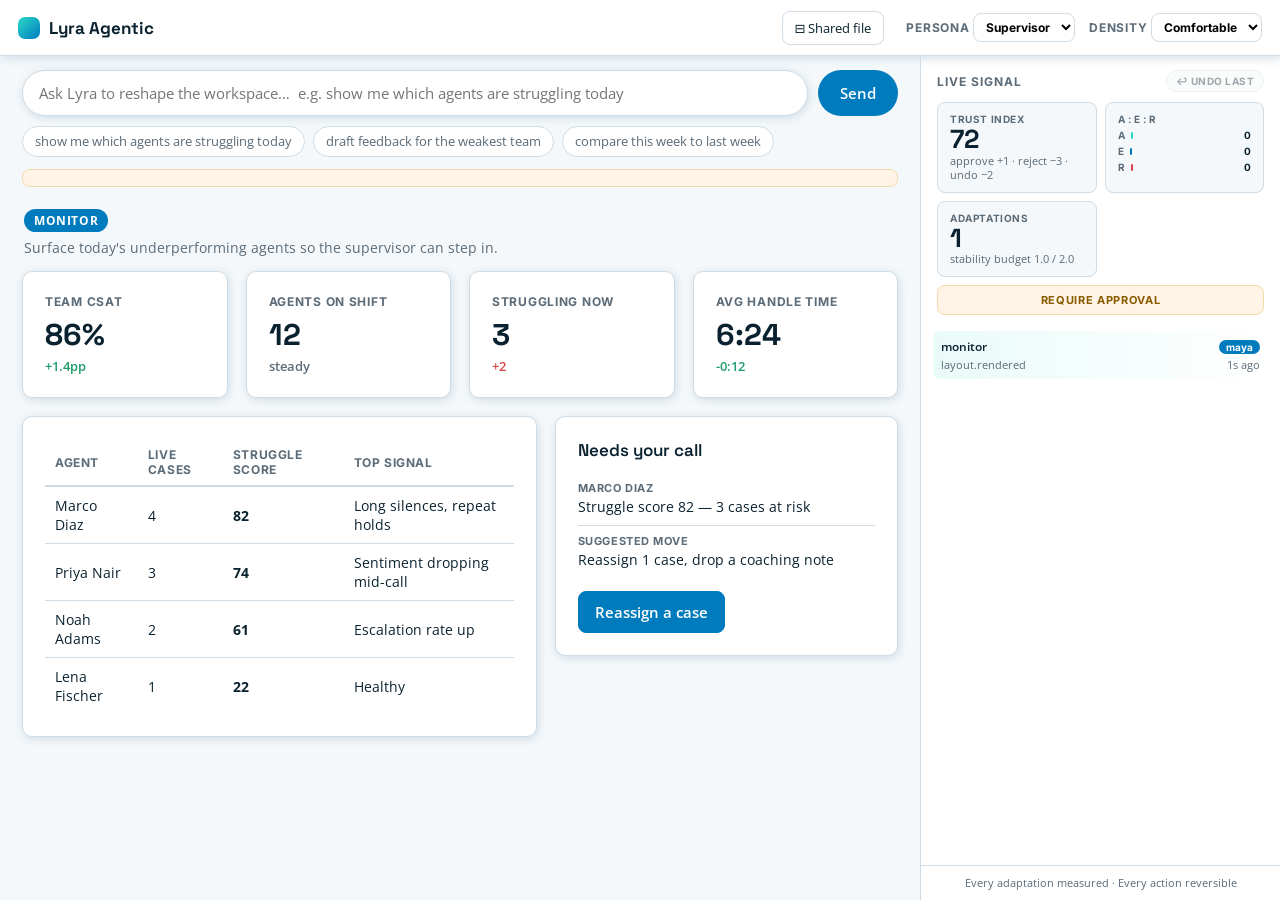
<file: lyra-demo/index.html>
<!DOCTYPE html>
<html lang="en">
<head>
  <meta charset="utf-8" />
  <meta name="viewport" content="width=device-width, initial-scale=1" />
  <title>Lyra Agentic — Adaptive Workspace</title>
  <link rel="preconnect" href="https://fonts.googleapis.com" />
  <link rel="preconnect" href="https://fonts.gstatic.com" crossorigin />
  <link href="https://fonts.googleapis.com/css2?family=Space+Grotesk:wght@500;600;700&family=Open+Sans:wght@400;600&family=Inter:wght@600;700&display=swap" rel="stylesheet" />
  <link rel="stylesheet" href="styles.css" />
</head>
<body data-persona="supervisor" data-density="comfortable">
  <div class="app">
    <header class="topbar">
      <div class="brand"><span class="dot"></span> Lyra Agentic</div>
      <span class="spacer"></span>
      <button id="sharedBtn" title="Open the same file as two people">⊟ Shared file</button>
      <label class="micro" style="margin-left:8px">Persona
        <select id="personaSel">
          <option value="supervisor">Supervisor</option>
          <option value="analyst">Analyst</option>
          <option value="agent">Agent</option>
          <option value="uxmaster">UX Master</option>
        </select>
      </label>
      <label class="micro">Density
        <select id="densitySel">
          <option value="comfortable">Comfortable</option>
          <option value="compact">Compact</option>
        </select>
      </label>
    </header>

    <div class="body-grid">
      <main>
        <div class="promptbar">
          <input id="prompt" placeholder="Ask Lyra to reshape the workspace…  e.g. show me which agents are struggling today" />
          <button id="promptGo">Send</button>
        </div>
        <div class="chips" id="chips">
          <span class="chip" data-p="show me which agents are struggling today">show me which agents are struggling today</span>
          <span class="chip" data-p="draft feedback for the weakest team">draft feedback for the weakest team</span>
          <span class="chip" data-p="compare this week to last week">compare this week to last week</span>
        </div>
        <div class="fallback-banner" id="fallbackBanner" style="display:none"></div>
        <section class="stage" id="stage"></section>
      </main>
      <aside id="lyra-telemetry"></aside>
    </div>
  </div>

  <!-- §5 integration load order: styles -> telemetry -> actions -> components -> renderer -> brain -->
  <script src="telemetry.js"></script>
  <script src="actions.js"></script>
  <script src="components.js"></script>
  <script src="observatory.js"></script>
  <script src="renderer.js"></script>
  <script src="brain.js"></script>
  <script>
    // Optional live BRAIN: paste a key to enable Claude API inference; without it the
    // demo runs on hand-crafted fallback trees (see master-plan §7). e.g.:
    // window.LYRA_API_KEY = 'sk-ant-...'; window.LYRA_MODEL = 'claude-sonnet-5';

    document.addEventListener('DOMContentLoaded', function () {
      var input = document.getElementById('prompt');
      function go(text) { input.value = text || input.value; window.lyraOnPrompt(input.value.trim()); }
      document.getElementById('promptGo').addEventListener('click', function () { go(); });
      input.addEventListener('keydown', function (e) { if (e.key === 'Enter') go(); });
      document.getElementById('chips').addEventListener('click', function (e) {
        var chip = e.target.closest('.chip'); if (chip) go(chip.dataset.p);
      });
      document.getElementById('sharedBtn').addEventListener('click', function () { window.lyraToggleShared(); });
      document.getElementById('personaSel').addEventListener('change', function (e) { window.lyraSetPersona(e.target.value); });
      document.getElementById('densitySel').addEventListener('change', function (e) { document.body.setAttribute('data-density', e.target.value); });

      // initial layout — the demo's opening frame
      window.lyraInfer('show me which agents are struggling today', { id: 'maya', persona: 'supervisor' })
        .then(function (tree) { window.renderTree(tree); });
    });
  </script>
</body>
</html>
</file>
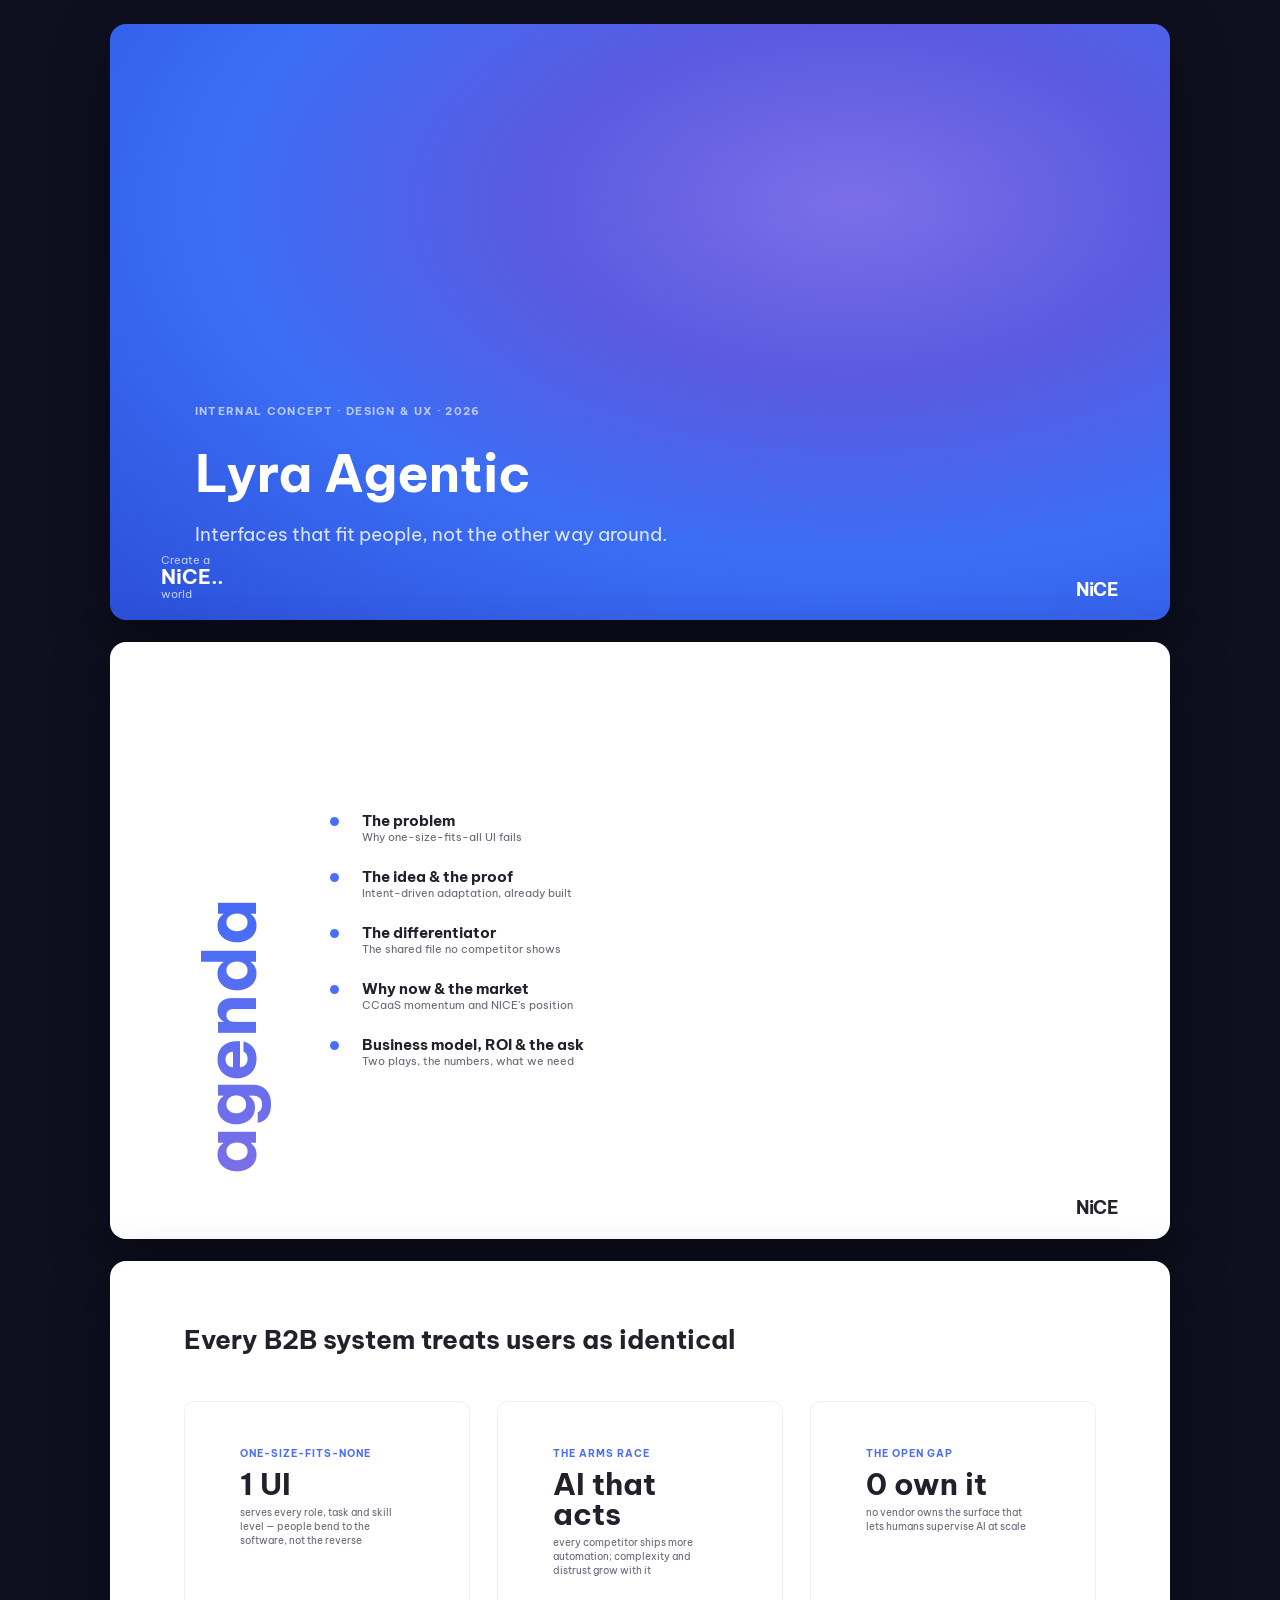
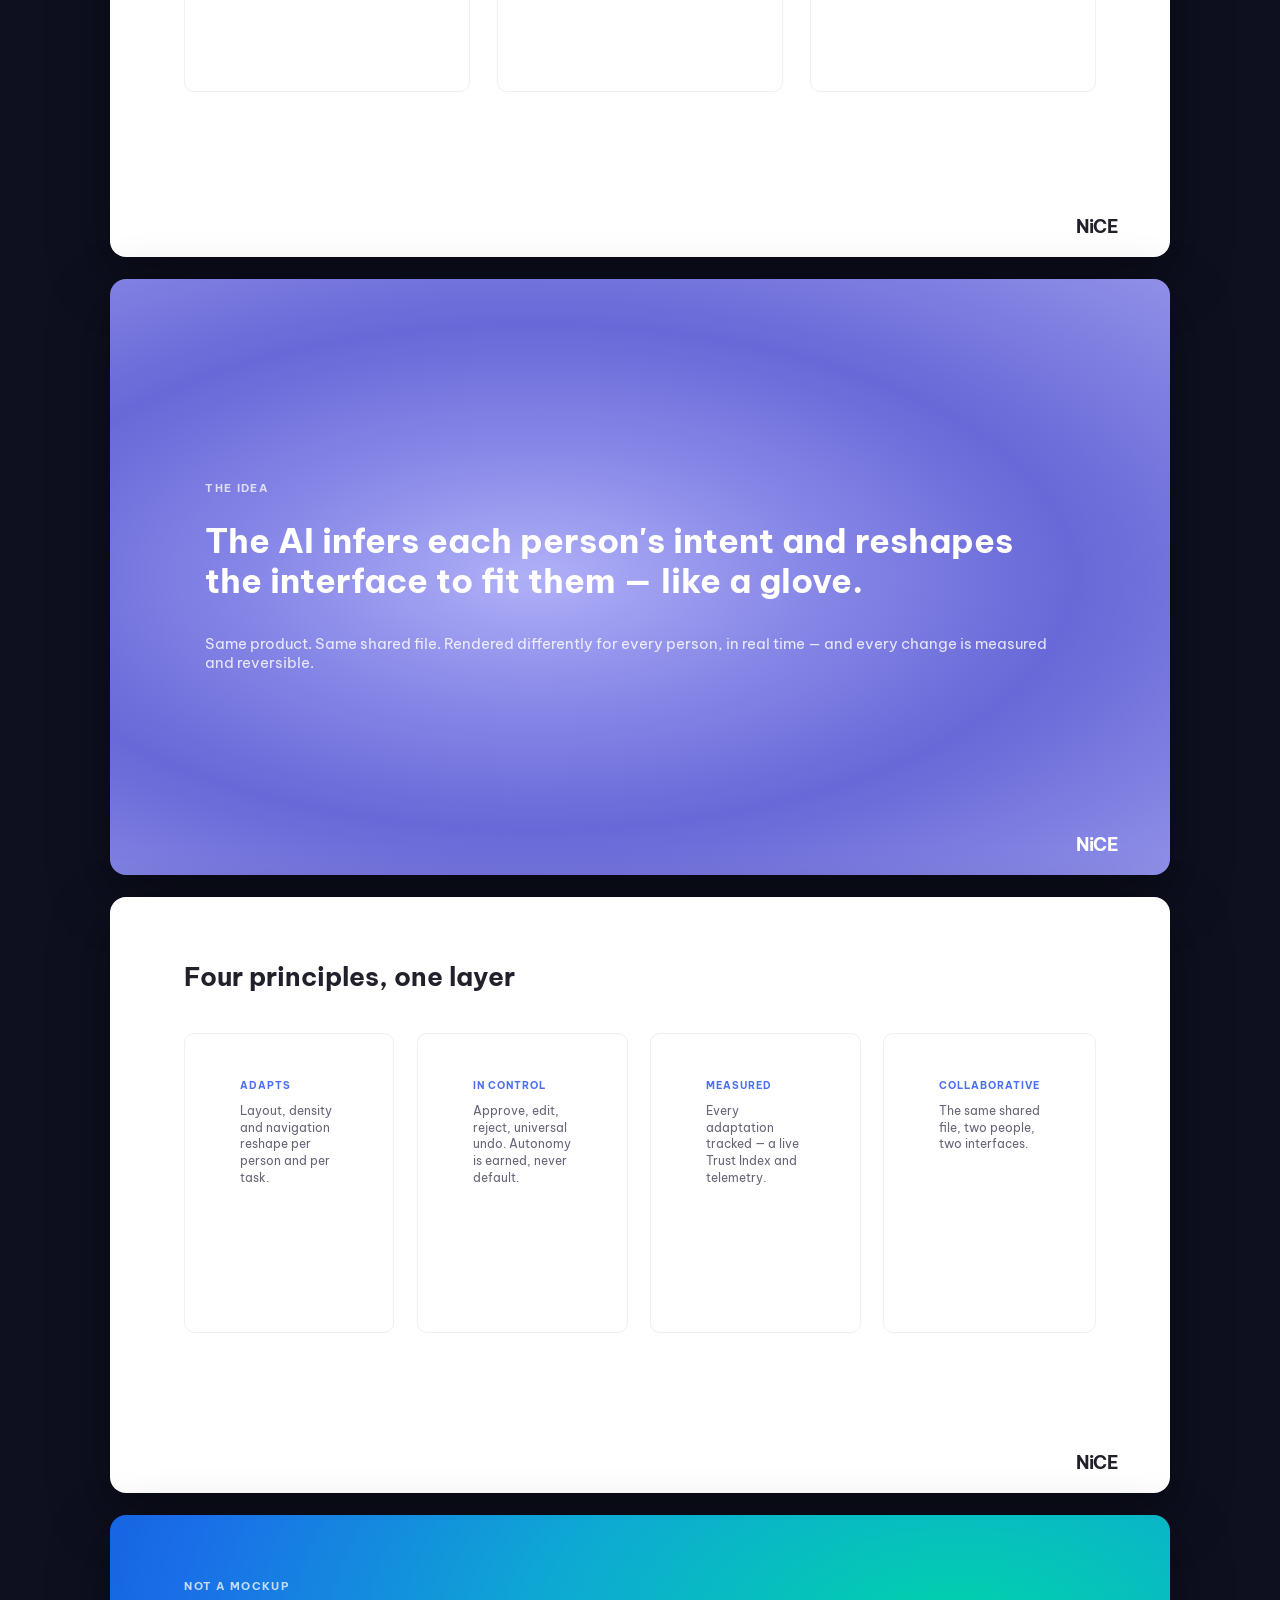
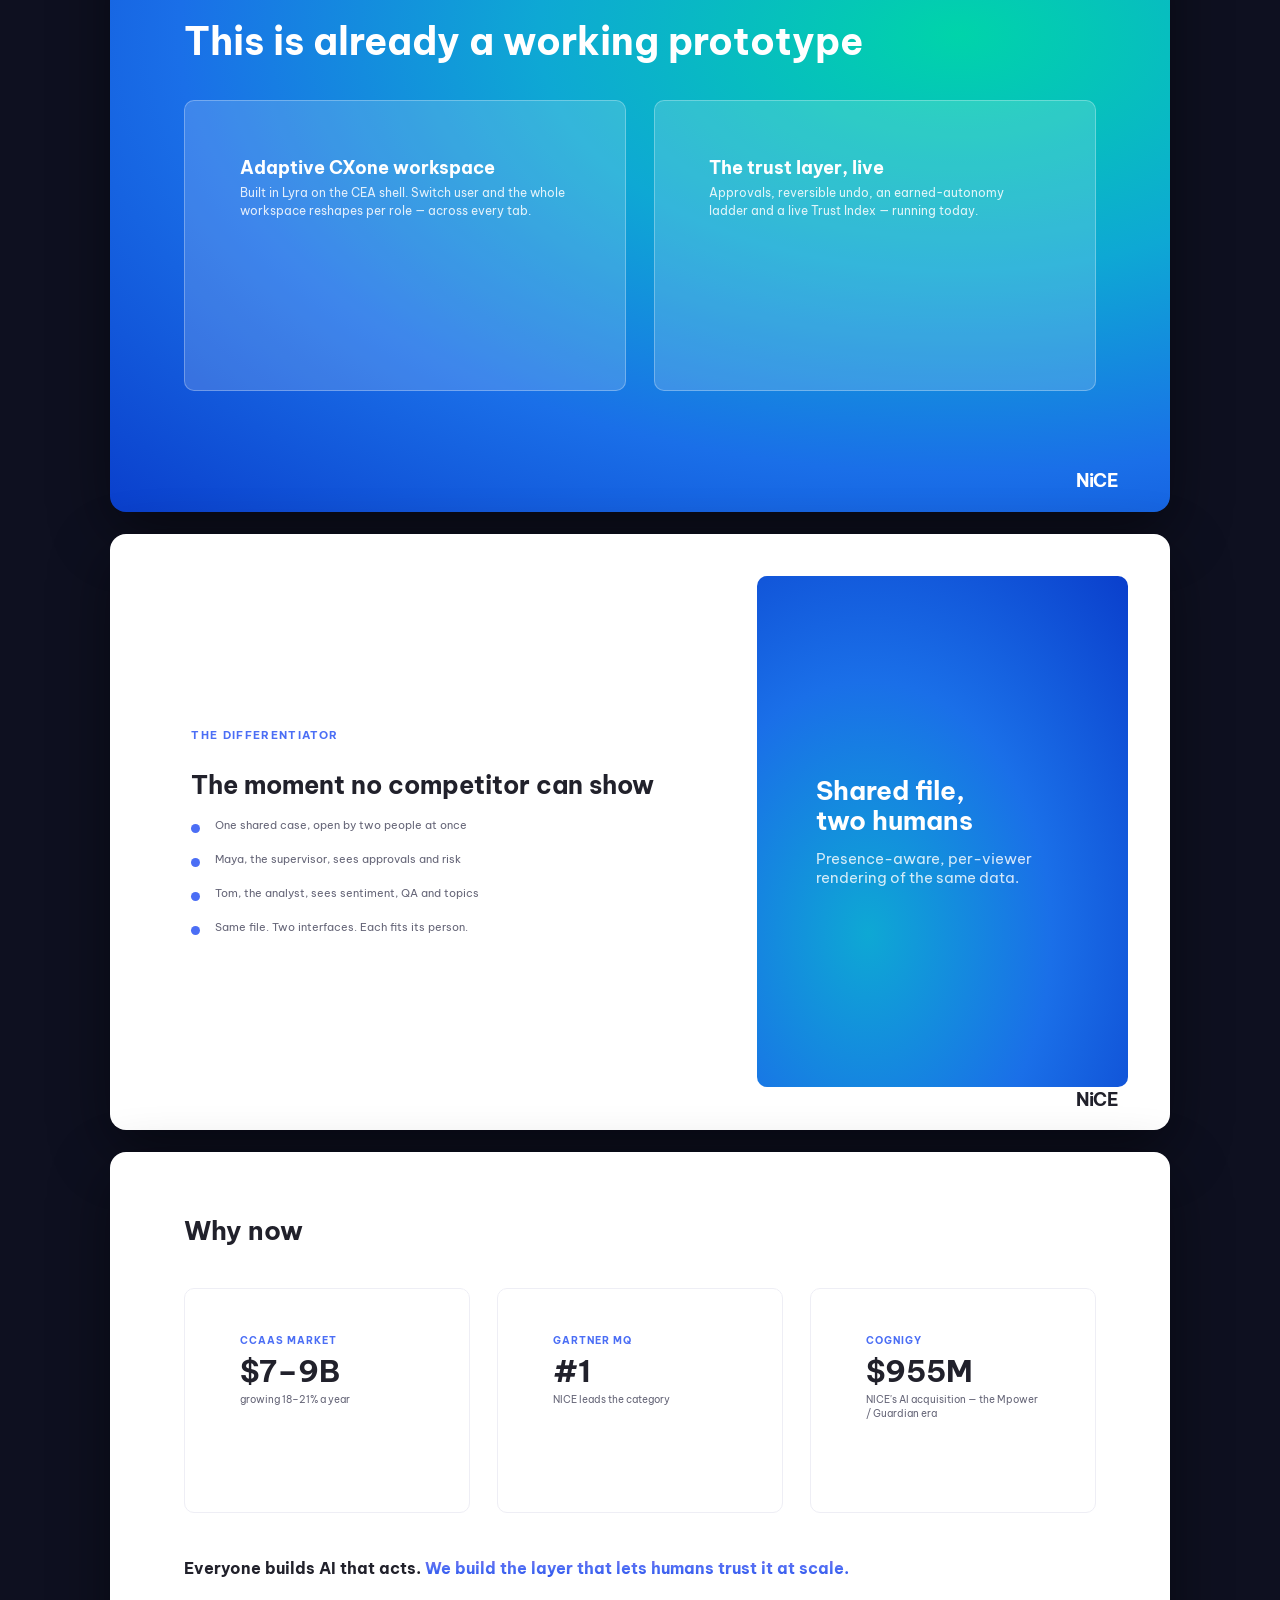
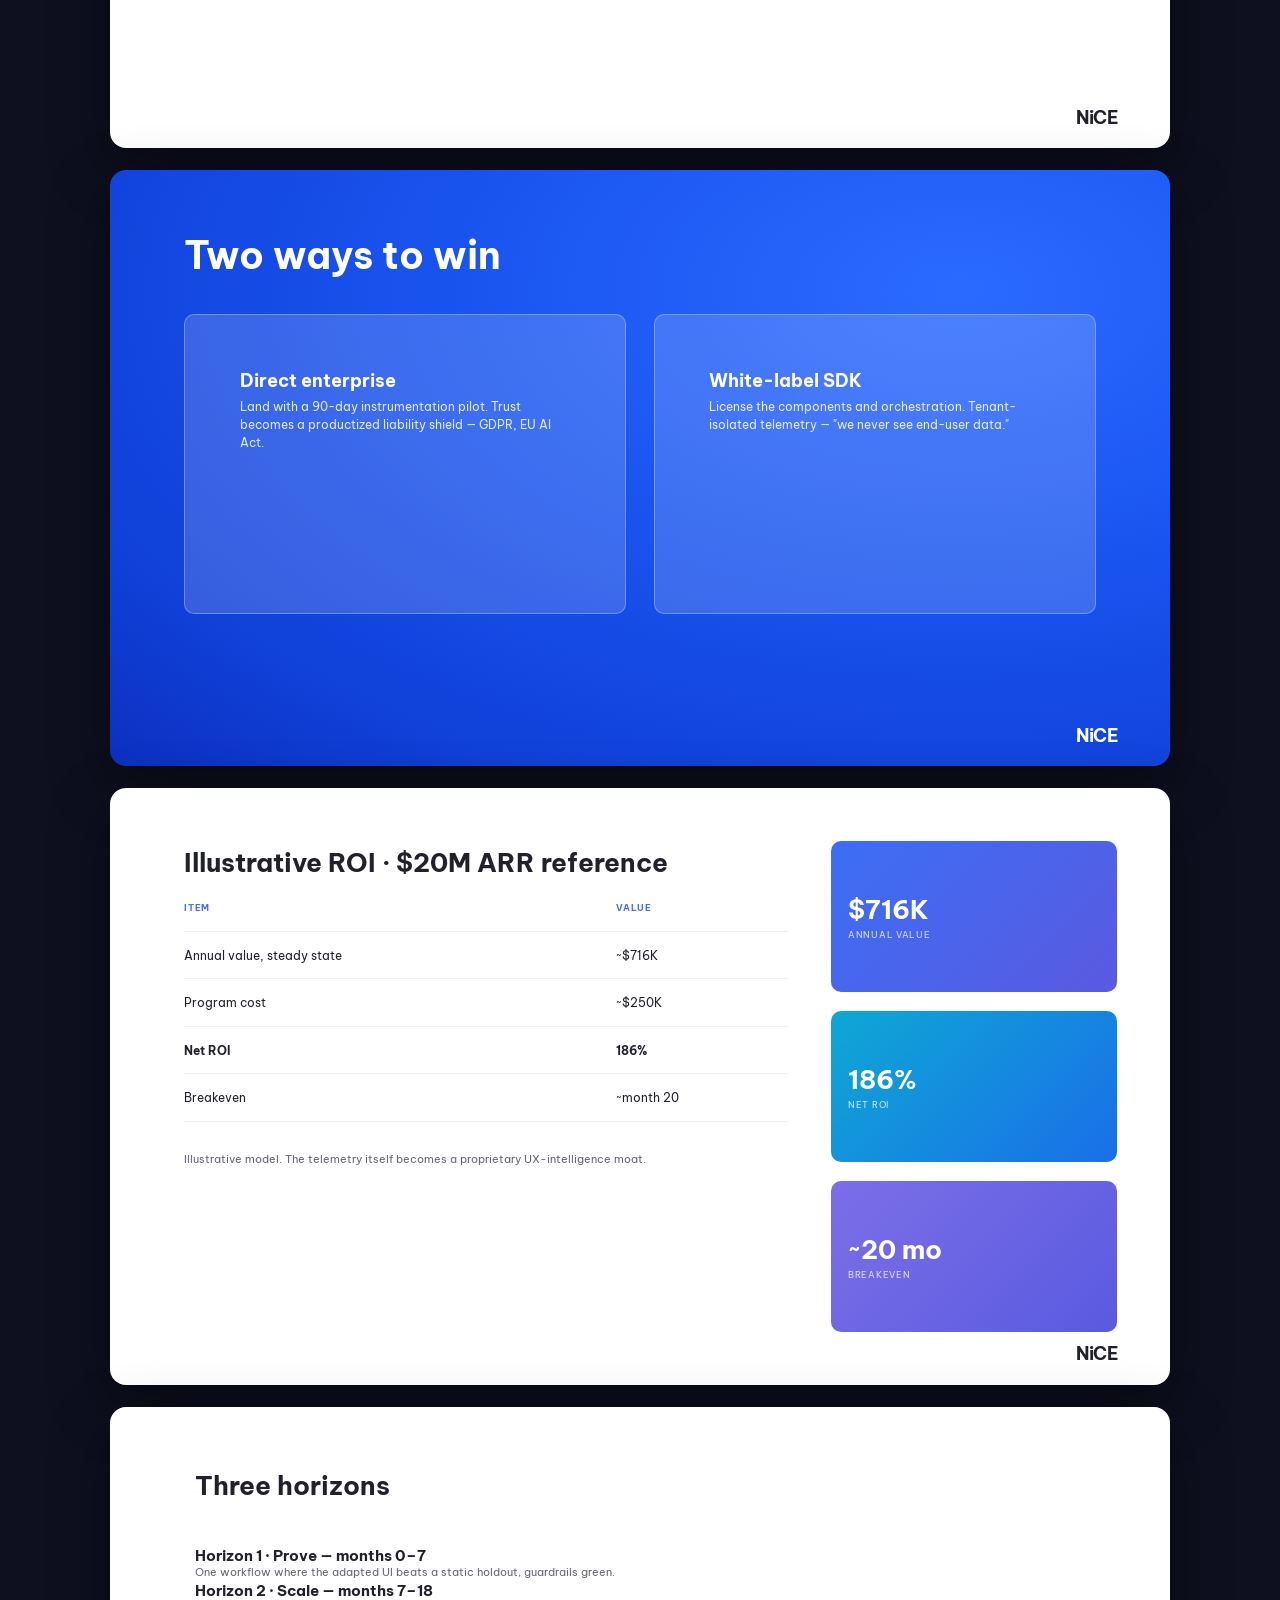
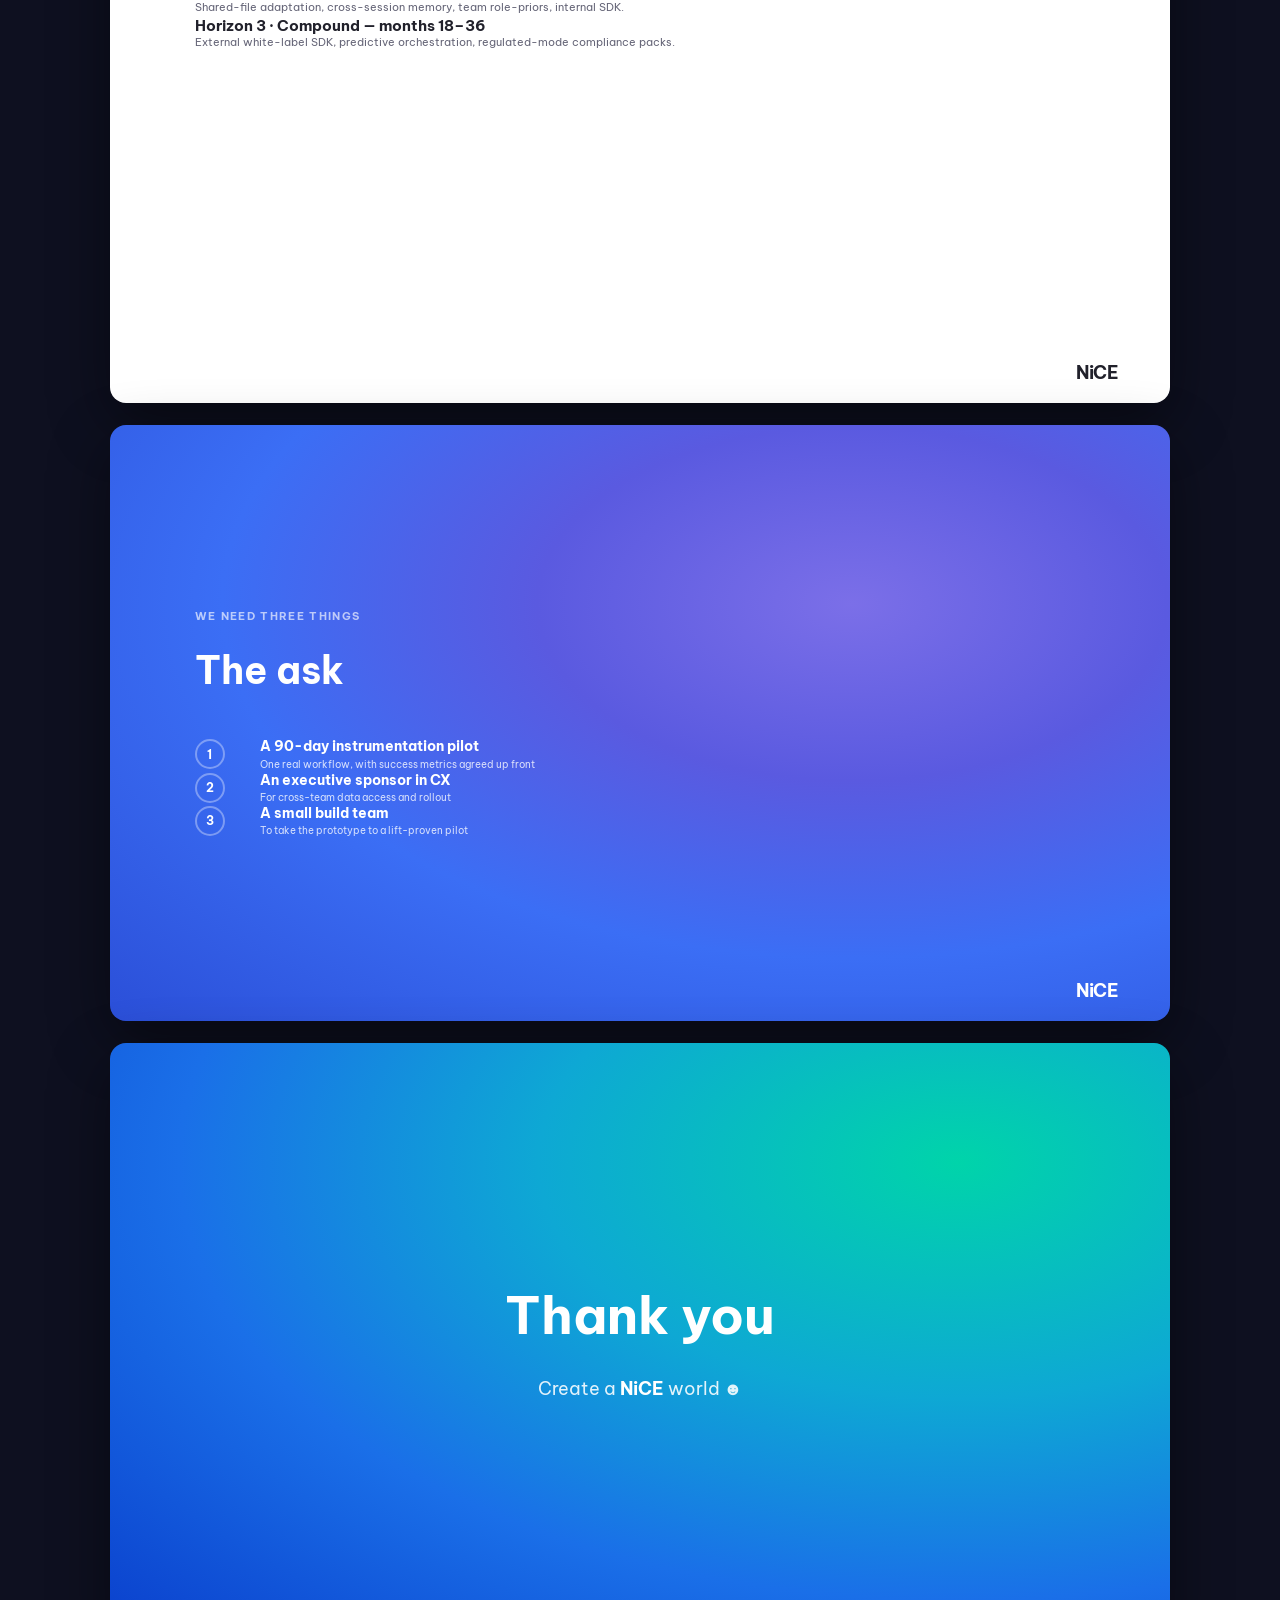
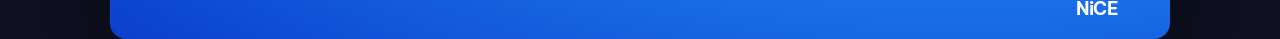
<file: deck/lyra-agentic-deck.html>
<!DOCTYPE html>
<html lang="en">
<head>
<meta charset="UTF-8" />
<meta name="viewport" content="width=device-width, initial-scale=1.0" />
<title>Lyra Agentic · Management Deck</title>
<link href="https://fonts.googleapis.com/css2?family=Be+Vietnam+Pro:wght@400;700&display=swap" rel="stylesheet">
<style>
* { box-sizing:border-box; margin:0; padding:0; font-family:'Be Vietnam Pro',sans-serif; }
html,body { height:100%; }
body { background:#0E1020; padding:24px; overflow-y:auto; scroll-snap-type:y proximity; }
.deck { max-width:1060px; margin:0 auto; }
.slide { width:100%; aspect-ratio:16/9; border-radius:16px; overflow:hidden; position:relative; margin-bottom:22px; scroll-snap-align:center; box-shadow:0 20px 60px rgba(0,0,0,0.45); }
.g-purple{ background:radial-gradient(ellipse at 70% 30%,#7B6FE8,#5A5AE0 30%,#3B6EF5 60%,#2B4FD8); }
.g-teal{ background:radial-gradient(ellipse at 80% 20%,#00D4AA,#0EA8D4 35%,#1A6FE8 65%,#0A3FCC); }
.g-royal{ background:radial-gradient(ellipse at 80% 20%,#2B6AFF,#1A55F0 40%,#1040D8 80%,#0C30C0); }
.g-wlav{ background:radial-gradient(ellipse at 40% 50%,#B0B0F8,#8888E8 30%,#6868D8 60%,#9090E8); }
.s-white{ background:#fff; }
.logo{ position:absolute; bottom:3.2%; right:4.8%; font-size:clamp(12px,1.6vw,18px); font-weight:700; color:#fff; letter-spacing:-0.01em; }
.logo-dk{ position:absolute; bottom:3.2%; right:4.8%; font-size:clamp(12px,1.6vw,18px); font-weight:700; color:#21212B; letter-spacing:-0.01em; }
.nw{ position:absolute; bottom:3.2%; left:4.8%; }
.nw .l1,.nw .l3{ font-size:clamp(8px,1vw,11px); color:rgba(255,255,255,0.70); display:block; }
.nw .l2{ font-size:clamp(13px,1.8vw,20px); font-weight:700; color:#fff; display:block; line-height:1; }
.grad-text{ background:linear-gradient(180deg,#7B6FE8,#4B6EF5 50%,#2B50E8); -webkit-background-clip:text; -webkit-text-fill-color:transparent; background-clip:text; }
.eyebrow{ font-size:clamp(8px,1vw,11px); font-weight:700; text-transform:uppercase; letter-spacing:0.12em; color:rgba(255,255,255,0.65); margin-bottom:3%; }
.eyebrow-dk{ font-size:clamp(8px,1vw,11px); font-weight:700; text-transform:uppercase; letter-spacing:0.12em; color:#4B6EF5; margin-bottom:2%; }
.h-white{ font-size:clamp(20px,3.2vw,38px); font-weight:700; color:#fff; line-height:1.15; }
.h-dark{ font-size:clamp(16px,2.2vw,26px); font-weight:700; color:#21212B; line-height:1.2; }
.sub-white{ font-size:clamp(11px,1.4vw,15px); color:rgba(255,255,255,0.82); margin-top:2%; }
.muted{ font-size:clamp(9px,1vw,11px); color:#666678; line-height:1.45; }
.dot{ width:clamp(6px,0.8vw,9px); height:clamp(6px,0.8vw,9px); border-radius:50%; background:#4B6EF5; flex-shrink:0; margin-top:0.4em; }
.row{ display:flex; } .col{ display:flex; flex-direction:column; } .fill{ flex:1; }
.center{ display:flex; align-items:center; justify-content:center; }
.vcenter{ display:flex; flex-direction:column; justify-content:center; }
.card-outline{ border:1.5px solid #EEEEF5; border-radius:10px; padding:5% 6%; }
.card-glass{ background:rgba(255,255,255,0.16); border:1px solid rgba(255,255,255,0.28); border-radius:10px; padding:6% 6%; }
.stat-lbl{ font-size:clamp(8px,0.85vw,10px); font-weight:700; color:#4B6EF5; text-transform:uppercase; letter-spacing:0.1em; }
.stat-num{ font-size:clamp(18px,2.5vw,30px); font-weight:700; color:#21212B; line-height:1; margin:5% 0 4%; }
.stat-desc{ font-size:clamp(8px,0.9vw,10px); color:#666678; line-height:1.4; }
.nice-table{ width:100%; border-collapse:collapse; font-size:clamp(10px,1.05vw,12px); }
.nice-table th{ text-align:left; font-size:clamp(8px,0.8vw,9px); font-weight:700; color:#4B6EF5; text-transform:uppercase; letter-spacing:0.08em; border-bottom:1.5px solid #EEEEF5; padding-bottom:3%; }
.nice-table td{ padding:2.6% 0; border-bottom:1px solid #EEEEF5; color:#21212B; }
.ask-num{ width:clamp(22px,2.5vw,30px); height:clamp(22px,2.5vw,30px); border-radius:50%; border:2px solid rgba(255,255,255,0.35); display:flex; align-items:center; justify-content:center; font-size:clamp(10px,1.1vw,12px); font-weight:700; color:#fff; flex-shrink:0; }
@media (prefers-reduced-motion: reduce){ html{ scroll-behavior:auto; } }
html{ scroll-behavior:smooth; }
</style>
</head>
<body>
<div class="deck">

  <div class="slide g-purple">
    <div style="height:100%;padding:7% 8%;display:flex;flex-direction:column;justify-content:flex-end;">
      <div class="eyebrow">Internal concept · Design &amp; UX · 2026</div>
      <div class="h-white" style="font-size:clamp(26px,4.4vw,52px);">Lyra Agentic</div>
      <div class="sub-white" style="font-size:clamp(12px,1.7vw,19px);">Interfaces that fit people, not the other way around.</div>
    </div>
    <div class="nw"><span class="l1">Create a</span><span class="l2">NiCE..</span><span class="l3">world</span></div>
    <div class="logo">NiCE</div>
  </div>

  <div class="slide s-white" style="padding:6% 7%;">
    <div class="row" style="height:100%;align-items:stretch;">
      <div class="grad-text" style="font-size:clamp(34px,6vw,72px);font-weight:700;writing-mode:vertical-rl;transform:rotate(180deg);margin-right:6%;flex-shrink:0;">agenda</div>
      <div class="col vcenter fill" style="gap:4.5%;">
        <div class="row" style="gap:3%;align-items:flex-start;"><div class="dot"></div><div><div style="font-size:clamp(11px,1.5vw,15px);font-weight:700;color:#21212B;">The problem</div><div class="muted">Why one-size-fits-all UI fails</div></div></div>
        <div class="row" style="gap:3%;align-items:flex-start;"><div class="dot"></div><div><div style="font-size:clamp(11px,1.5vw,15px);font-weight:700;color:#21212B;">The idea &amp; the proof</div><div class="muted">Intent-driven adaptation, already built</div></div></div>
        <div class="row" style="gap:3%;align-items:flex-start;"><div class="dot"></div><div><div style="font-size:clamp(11px,1.5vw,15px);font-weight:700;color:#21212B;">The differentiator</div><div class="muted">The shared file no competitor shows</div></div></div>
        <div class="row" style="gap:3%;align-items:flex-start;"><div class="dot"></div><div><div style="font-size:clamp(11px,1.5vw,15px);font-weight:700;color:#21212B;">Why now &amp; the market</div><div class="muted">CCaaS momentum and NICE's position</div></div></div>
        <div class="row" style="gap:3%;align-items:flex-start;"><div class="dot"></div><div><div style="font-size:clamp(11px,1.5vw,15px);font-weight:700;color:#21212B;">Business model, ROI &amp; the ask</div><div class="muted">Two plays, the numbers, what we need</div></div></div>
      </div>
    </div>
    <div class="logo-dk">NiCE</div>
  </div>

  <div class="slide s-white" style="padding:6% 7%;">
    <div class="h-dark" style="margin-bottom:5%;">Every B2B system treats users as identical</div>
    <div class="row" style="gap:3%;height:62%;align-items:stretch;">
      <div class="card-outline col fill"><div class="stat-lbl">One-size-fits-none</div><div class="stat-num">1 UI</div><div class="stat-desc">serves every role, task and skill level — people bend to the software, not the reverse</div></div>
      <div class="card-outline col fill"><div class="stat-lbl">The arms race</div><div class="stat-num">AI that acts</div><div class="stat-desc">every competitor ships more automation; complexity and distrust grow with it</div></div>
      <div class="card-outline col fill"><div class="stat-lbl">The open gap</div><div class="stat-num">0 own it</div><div class="stat-desc">no vendor owns the surface that lets humans supervise AI at scale</div></div>
    </div>
    <div class="logo-dk">NiCE</div>
  </div>

  <div class="slide g-wlav">
    <div class="vcenter" style="height:100%;padding:8% 9%;">
      <div class="eyebrow" style="color:rgba(255,255,255,0.75);">The idea</div>
      <div class="h-white" style="font-size:clamp(18px,2.9vw,34px);">The AI infers each person's intent and reshapes the interface to fit them — like a glove.</div>
      <div class="sub-white" style="margin-top:4%;">Same product. Same shared file. Rendered differently for every person, in real time — and every change is measured and reversible.</div>
    </div>
    <div class="logo">NiCE</div>
  </div>

  <div class="slide s-white" style="padding:6% 7%;">
    <div class="h-dark" style="margin-bottom:4.5%;">Four principles, one layer</div>
    <div class="row" style="gap:2.5%;height:64%;align-items:stretch;">
      <div class="card-outline col fill" style="gap:5%;"><div class="stat-lbl">Adapts</div><div class="stat-desc" style="font-size:clamp(9px,1vw,12px);">Layout, density and navigation reshape per person and per task.</div></div>
      <div class="card-outline col fill" style="gap:5%;"><div class="stat-lbl">In control</div><div class="stat-desc" style="font-size:clamp(9px,1vw,12px);">Approve, edit, reject, universal undo. Autonomy is earned, never default.</div></div>
      <div class="card-outline col fill" style="gap:5%;"><div class="stat-lbl">Measured</div><div class="stat-desc" style="font-size:clamp(9px,1vw,12px);">Every adaptation tracked — a live Trust Index and telemetry.</div></div>
      <div class="card-outline col fill" style="gap:5%;"><div class="stat-lbl">Collaborative</div><div class="stat-desc" style="font-size:clamp(9px,1vw,12px);">The same shared file, two people, two interfaces.</div></div>
    </div>
    <div class="logo-dk">NiCE</div>
  </div>

  <div class="slide g-teal" style="padding:6% 7%;">
    <div class="eyebrow" style="color:rgba(255,255,255,0.75);">Not a mockup</div>
    <div class="h-white" style="margin-bottom:4%;">This is already a working prototype</div>
    <div class="row" style="gap:3%;height:62%;align-items:stretch;">
      <div class="card-glass col fill" style="gap:3%;"><div style="font-size:clamp(12px,1.6vw,18px);font-weight:700;color:#fff;">Adaptive CXone workspace</div><div style="font-size:clamp(9px,1.1vw,12px);color:rgba(255,255,255,0.85);line-height:1.5;">Built in Lyra on the CEA shell. Switch user and the whole workspace reshapes per role — across every tab.</div></div>
      <div class="card-glass col fill" style="gap:3%;"><div style="font-size:clamp(12px,1.6vw,18px);font-weight:700;color:#fff;">The trust layer, live</div><div style="font-size:clamp(9px,1.1vw,12px);color:rgba(255,255,255,0.85);line-height:1.5;">Approvals, reversible undo, an earned-autonomy ladder and a live Trust Index — running today.</div></div>
    </div>
    <div class="logo">NiCE</div>
  </div>

  <div class="slide s-white" style="padding:4%;">
    <div class="row" style="height:100%;gap:3%;">
      <div class="col vcenter fill" style="gap:4%;padding:3% 4%;">
        <div class="eyebrow-dk">The differentiator</div>
        <div class="h-dark" style="font-size:clamp(15px,2.1vw,25px);">The moment no competitor can show</div>
        <div class="row" style="gap:3%;align-items:flex-start;"><div class="dot"></div><div class="muted">One shared case, open by two people at once</div></div>
        <div class="row" style="gap:3%;align-items:flex-start;"><div class="dot"></div><div class="muted">Maya, the supervisor, sees approvals and risk</div></div>
        <div class="row" style="gap:3%;align-items:flex-start;"><div class="dot"></div><div class="muted">Tom, the analyst, sees sentiment, QA and topics</div></div>
        <div class="row" style="gap:3%;align-items:flex-start;"><div class="dot"></div><div class="muted">Same file. Two interfaces. Each fits its person.</div></div>
      </div>
      <div style="width:38%;background:radial-gradient(ellipse at 30% 70%,#0EA8D4,#1A6FE8 50%,#0A3FCC);border-radius:10px;padding:7% 6%;display:flex;flex-direction:column;justify-content:center;">
        <div class="h-white" style="font-size:clamp(15px,2.2vw,26px);">Shared file,<br>two humans</div>
        <div class="sub-white" style="margin-top:5%;">Presence-aware, per-viewer rendering of the same data.</div>
      </div>
    </div>
    <div class="logo-dk">NiCE</div>
  </div>

  <div class="slide s-white" style="padding:6% 7%;">
    <div class="h-dark" style="margin-bottom:4.5%;">Why now</div>
    <div class="row" style="gap:3%;height:48%;align-items:stretch;">
      <div class="card-outline col fill"><div class="stat-lbl">CCaaS market</div><div class="stat-num">$7–9B</div><div class="stat-desc">growing 18–21% a year</div></div>
      <div class="card-outline col fill"><div class="stat-lbl">Gartner MQ</div><div class="stat-num">#1</div><div class="stat-desc">NICE leads the category</div></div>
      <div class="card-outline col fill"><div class="stat-lbl">Cognigy</div><div class="stat-num">$955M</div><div class="stat-desc">NICE's AI acquisition — the Mpower / Guardian era</div></div>
    </div>
    <div style="margin-top:5%;font-size:clamp(11px,1.5vw,16px);font-weight:700;color:#21212B;line-height:1.35;">Everyone builds AI that acts. <span class="grad-text">We build the layer that lets humans trust it at scale.</span></div>
    <div class="logo-dk">NiCE</div>
  </div>

  <div class="slide g-royal" style="padding:6% 7%;">
    <div class="h-white" style="margin-bottom:4%;">Two ways to win</div>
    <div class="row" style="gap:3%;height:64%;align-items:stretch;">
      <div class="card-glass col fill" style="gap:3%;"><div style="font-size:clamp(12px,1.6vw,18px);font-weight:700;color:#fff;">Direct enterprise</div><div style="font-size:clamp(9px,1.1vw,12px);color:rgba(255,255,255,0.85);line-height:1.5;">Land with a 90-day instrumentation pilot. Trust becomes a productized liability shield — GDPR, EU AI Act.</div></div>
      <div class="card-glass col fill" style="gap:3%;"><div style="font-size:clamp(12px,1.6vw,18px);font-weight:700;color:#fff;">White-label SDK</div><div style="font-size:clamp(9px,1.1vw,12px);color:rgba(255,255,255,0.85);line-height:1.5;">License the components and orchestration. Tenant-isolated telemetry — "we never see end-user data."</div></div>
    </div>
    <div class="logo">NiCE</div>
  </div>

  <div class="slide s-white" style="overflow:hidden;">
    <div class="row" style="height:100%;">
      <div style="flex:1;padding:5.5% 4% 5.5% 7%;">
        <div class="h-dark" style="margin-bottom:4%;">Illustrative ROI · $20M ARR reference</div>
        <table class="nice-table">
          <tr><th>Item</th><th>Value</th></tr>
          <tr><td>Annual value, steady state</td><td>~$716K</td></tr>
          <tr><td>Program cost</td><td>~$250K</td></tr>
          <tr><td><strong>Net ROI</strong></td><td><strong>186%</strong></td></tr>
          <tr><td>Breakeven</td><td>~month 20</td></tr>
        </table>
        <div class="muted" style="margin-top:5%;">Illustrative model. The telemetry itself becomes a proprietary UX-intelligence moat.</div>
      </div>
      <div style="width:32%;padding:5% 5% 5% 0;display:flex;flex-direction:column;gap:4%;">
        <div class="col" style="flex:1;justify-content:center;gap:3%;background:linear-gradient(135deg,#3B6EF5,#5A5AE0);border-radius:10px;padding:6%;"><div style="font-size:clamp(15px,2.3vw,26px);font-weight:700;color:#fff;">$716K</div><div style="font-size:clamp(8px,0.85vw,9px);color:rgba(255,255,255,0.78);text-transform:uppercase;letter-spacing:0.08em;">Annual value</div></div>
        <div class="col" style="flex:1;justify-content:center;gap:3%;background:linear-gradient(135deg,#0EA8D4,#1A6FE8);border-radius:10px;padding:6%;"><div style="font-size:clamp(15px,2.3vw,26px);font-weight:700;color:#fff;">186%</div><div style="font-size:clamp(8px,0.85vw,9px);color:rgba(255,255,255,0.78);text-transform:uppercase;letter-spacing:0.08em;">Net ROI</div></div>
        <div class="col" style="flex:1;justify-content:center;gap:3%;background:linear-gradient(135deg,#7B6FE8,#5A5AE0);border-radius:10px;padding:6%;"><div style="font-size:clamp(15px,2.3vw,26px);font-weight:700;color:#fff;">~20 mo</div><div style="font-size:clamp(8px,0.85vw,9px);color:rgba(255,255,255,0.78);text-transform:uppercase;letter-spacing:0.08em;">Breakeven</div></div>
      </div>
    </div>
    <div class="logo-dk">NiCE</div>
  </div>

  <div class="slide s-white" style="padding:6% 8%;">
    <div class="h-dark" style="margin-bottom:5%;">Three horizons</div>
    <div class="col" style="gap:5.5%;">
      <div><div style="font-size:clamp(11px,1.5vw,15px);font-weight:700;color:#21212B;">Horizon 1 · Prove — months 0–7</div><div class="muted">One workflow where the adapted UI beats a static holdout, guardrails green.</div></div>
      <div><div style="font-size:clamp(11px,1.5vw,15px);font-weight:700;color:#21212B;">Horizon 2 · Scale — months 7–18</div><div class="muted">Shared-file adaptation, cross-session memory, team role-priors, internal SDK.</div></div>
      <div><div style="font-size:clamp(11px,1.5vw,15px);font-weight:700;color:#21212B;">Horizon 3 · Compound — months 18–36</div><div class="muted">External white-label SDK, predictive orchestration, regulated-mode compliance packs.</div></div>
    </div>
    <div class="logo-dk">NiCE</div>
  </div>

  <div class="slide g-purple" style="padding:6% 8%;">
    <div class="vcenter" style="height:100%;">
      <div class="eyebrow">We need three things</div>
      <div class="h-white" style="margin-bottom:5%;">The ask</div>
      <div class="col" style="gap:5%;">
        <div class="row" style="gap:4%;align-items:center;"><div class="ask-num">1</div><div><div style="font-size:clamp(11px,1.3vw,14px);font-weight:700;color:#fff;">A 90-day instrumentation pilot</div><div style="font-size:clamp(8px,0.9vw,10px);color:rgba(255,255,255,0.78);margin-top:1%;">One real workflow, with success metrics agreed up front</div></div></div>
        <div class="row" style="gap:4%;align-items:center;"><div class="ask-num">2</div><div><div style="font-size:clamp(11px,1.3vw,14px);font-weight:700;color:#fff;">An executive sponsor in CX</div><div style="font-size:clamp(8px,0.9vw,10px);color:rgba(255,255,255,0.78);margin-top:1%;">For cross-team data access and rollout</div></div></div>
        <div class="row" style="gap:4%;align-items:center;"><div class="ask-num">3</div><div><div style="font-size:clamp(11px,1.3vw,14px);font-weight:700;color:#fff;">A small build team</div><div style="font-size:clamp(8px,0.9vw,10px);color:rgba(255,255,255,0.78);margin-top:1%;">To take the prototype to a lift-proven pilot</div></div></div>
      </div>
    </div>
    <div class="logo">NiCE</div>
  </div>

  <div class="slide g-teal">
    <div class="center" style="height:100%;flex-direction:column;text-align:center;padding:5%;">
      <div style="font-size:clamp(26px,4.5vw,52px);font-weight:700;color:#fff;margin-bottom:3%;">Thank you</div>
      <div style="font-size:clamp(12px,1.7vw,18px);color:rgba(255,255,255,0.88);">Create a <strong style="color:#fff;">NiCE</strong> world ☻</div>
    </div>
    <div class="logo">NiCE</div>
  </div>

</div>
<script>
(function(){
  var slides = Array.prototype.slice.call(document.querySelectorAll('.slide'));
  var i = 0;
  function go(n){ i = Math.max(0, Math.min(slides.length - 1, n)); slides[i].scrollIntoView({ behavior:'smooth', block:'center' }); }
  document.addEventListener('keydown', function(e){
    if (e.key === 'ArrowRight' || e.key === 'ArrowDown' || e.key === 'PageDown' || e.key === ' ') { e.preventDefault(); go(i + 1); }
    else if (e.key === 'ArrowLeft' || e.key === 'ArrowUp' || e.key === 'PageUp') { e.preventDefault(); go(i - 1); }
    else if (e.key === 'Home') { e.preventDefault(); go(0); }
    else if (e.key === 'End') { e.preventDefault(); go(slides.length - 1); }
  });
})();
</script>
</body>
</html>
</file>
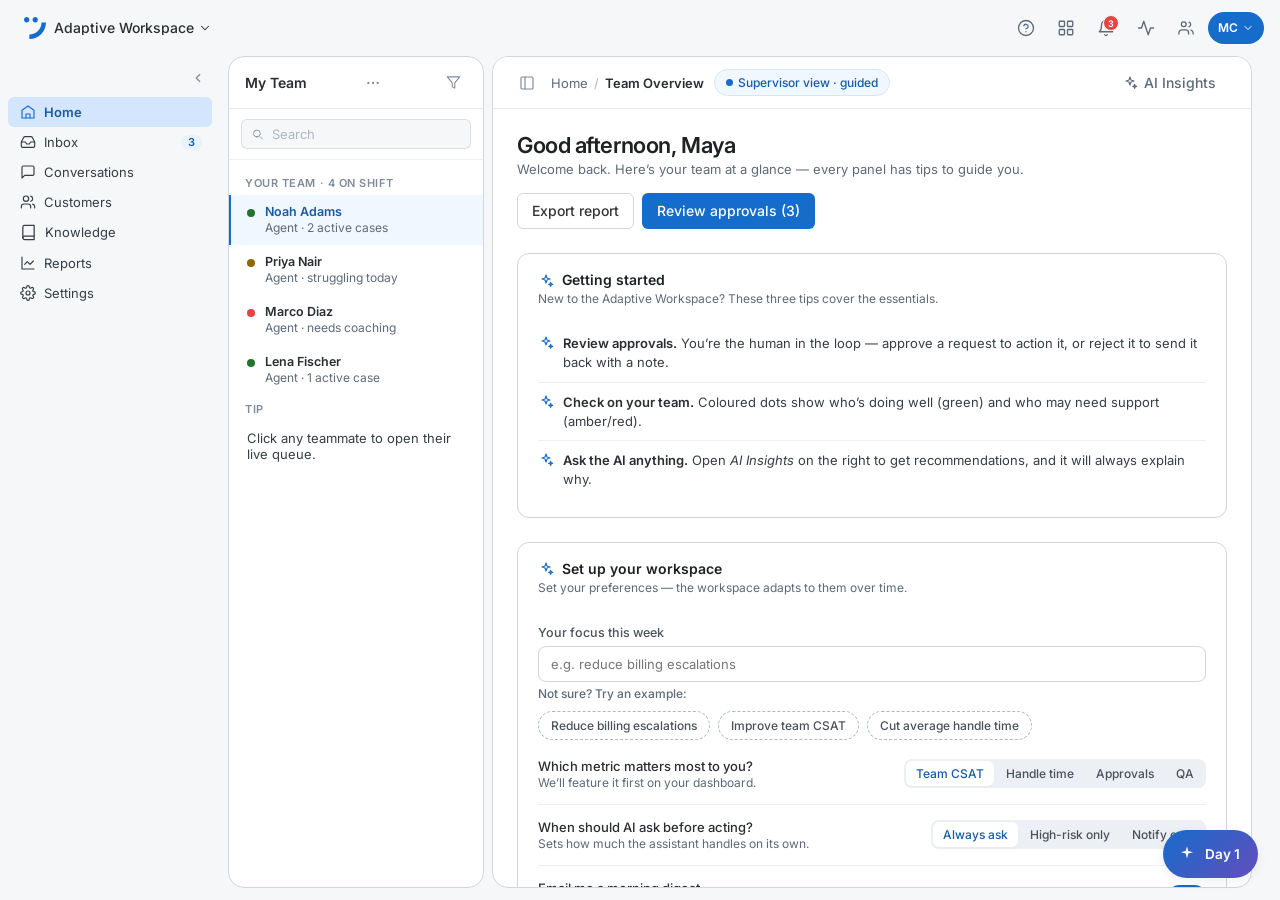
<file: prototype/adaptive-workspace-cea.html>
<!DOCTYPE html>
<html lang="en">
<head>
<meta charset="UTF-8" />
<meta name="viewport" content="width=device-width, initial-scale=1.0" />
<title>CEA · Adaptive Workspace</title>
<style>
@import url("https://fonts.googleapis.com/css2?family=Inter:wght@400;500;600;700&display=swap");

:root {
  --color-bg-surface-shell: #f5f7f9;
  --slate-50:#f5f7f9; --slate-100:#eceff3; --slate-200:#d0d6dc; --slate-300:#acb7c3;
  --slate-400:#7f8b9a; --slate-500:#5d6a79; --slate-600:#49515a; --slate-700:#363d44; --slate-800:#2a2d32;
  --blue-50:#f1f7fe; --blue-100:#e8f2fc; --blue-200:#d3e6fd; --blue-400:#4896ec;
  --blue-600:#166cca; --blue-700:#185ba4; --blue-800:#164479;
  --green-100:#ebfaed; --green-600:#23722d; --green-700:#1f5c27;
  --red-100:#fff0f0; --red-400:#fa7f7f; --red-500:#e34545; --red-600:#b62c2c;
  --yellow-100:#fffae0; --yellow-700:#8e6800;
  /* Lyra semantic tokens */
  --lyra-primary:#166cca; --lyra-primary-hover:#185ba4; --lyra-primary-pressed:#164479;
  --lyra-fg:rgba(0,0,0,0.8); --lyra-fg-secondary:rgba(0,0,0,0.6); --lyra-fg-action:#5d6a79; --lyra-fg-link:#185ba4;
  --lyra-border-subtle:rgba(0,0,0,0.1); --lyra-border-soft:rgba(0,0,0,0.16); --lyra-border-medium:rgba(0,0,0,0.32);
  --lyra-border-active:#185ba4; --lyra-focus:#185ba4;
  --lyra-hover-opacity:rgba(0,0,0,0.04); --lyra-pressed-opacity:rgba(0,0,0,0.08);
  --lyra-hover-secondary:#fbfcfe; --lyra-pressed-secondary:#f5f7f9;
  --lyra-radius-sm:6px; --lyra-radius-md:8px; --lyra-radius-lg:12px; --lyra-radius-xl:16px; --lyra-radius-round:999px;
  --lyra-shadow-xs:0 2px 2px rgba(0,0,0,0.02); --lyra-shadow-sm:0 2px 6px rgba(0,0,0,0.04);
  --lyra-shadow-md:0 4px 12px rgba(0,0,0,0.06); --lyra-shadow-lg:0 12px 24px rgba(0,0,0,0.08); --lyra-shadow-xl:0 20px 40px rgba(0,0,0,0.12);
}
*, *::before, *::after { box-sizing: border-box; margin: 0; padding: 0; }
html, body { height: 100%; font-family: Inter, sans-serif; font-size: 14px; line-height: 1.5; background: var(--color-bg-surface-shell); color: var(--lyra-fg); -webkit-font-smoothing: antialiased; }
@media (prefers-reduced-motion: reduce) { *, *::before, *::after { animation-duration:0.01ms!important; transition-duration:0.01ms!important; } }
.sr-only { position:absolute; width:1px; height:1px; padding:0; margin:-1px; overflow:hidden; clip:rect(0,0,0,0); white-space:nowrap; border:0; }
button { font-family: inherit; }
:focus-visible { outline: 2px solid var(--lyra-focus); outline-offset: 2px; box-shadow: none; border-radius: 6px; }

/* App shell */
.app { height: 100vh; overflow: hidden; background: var(--color-bg-surface-shell); display: flex; flex-direction: column; }
.topbar { height: 56px; background: var(--color-bg-surface-shell); display: flex; align-items: center; padding: 0 16px; flex-shrink: 0; z-index: 200; }
.topbar-brand { display:flex; align-items:center; gap:8px; cursor:pointer; padding:6px 8px; border-radius:6px; transition:background 80ms; flex-shrink:1; min-width:0; }
.topbar-brand svg { flex-shrink:0; }
.topbar-brand:hover { background: rgba(0,0,0,0.04); }
.topbar-product-name { font: 500 14px/1 Inter; color: var(--slate-800); display:flex; align-items:center; gap:4px; white-space:nowrap; overflow:hidden; text-overflow:ellipsis; }
.topbar-spacer { flex:1; min-width:8px; }
.topbar-actions { display:flex; align-items:center; gap:4px; flex-shrink:0; }
.tb-btn { width:36px; height:36px; border-radius:8px; border:none; background:transparent; display:flex; align-items:center; justify-content:center; cursor:pointer; color:var(--slate-500); position:relative; transition:background 80ms; }
.tb-btn:hover { background: rgba(0,0,0,0.04); }
/* Floating adaptation-timeline FAB + slider */
.adapt-fab-wrap { position:fixed; right:22px; bottom:22px; z-index:500; display:flex; flex-direction:column; align-items:flex-end; gap:12px; }
.adapt-fab { display:inline-flex; align-items:center; gap:9px; height:48px; padding:0 18px 0 15px; border:none; border-radius:9999px; background:linear-gradient(135deg,#166cca,#634dbd); color:#fff; font:600 13.5px Inter; cursor:pointer; box-shadow:var(--lyra-shadow-md); transition:transform 140ms, box-shadow 140ms; }
.adapt-fab:hover { transform:translateY(-2px); box-shadow:var(--lyra-shadow-lg); }
.adapt-fab svg { flex-shrink:0; }
.af-label { white-space:nowrap; }
.adapt-slider { width:284px; max-width:calc(100vw - 32px); background:#fff; border:1px solid var(--slate-200); border-radius:16px; box-shadow:var(--lyra-shadow-xl); padding:16px 18px 14px; animation:sigIn 200ms ease; }
.adapt-slider[hidden] { display:none; }
.as-title { font:600 13px Inter; color:var(--slate-800); }
.as-cap { font:400 12px/1.45 Inter; color:var(--slate-500); margin:8px 0 14px; min-height:34px; }
.as-cap strong { color:var(--blue-700); }
.as-range { width:100%; accent-color:var(--blue-600); cursor:pointer; }
.as-ticks { display:flex; justify-content:space-between; margin-top:8px; gap:2px; }
.as-tick { border:none; background:transparent; font:500 10px Inter; color:var(--slate-400); cursor:pointer; padding:2px 0; flex:1; text-align:center; }
.as-tick:first-child { text-align:left; } .as-tick:last-child { text-align:right; }
.as-tick.on { color:var(--blue-700); font-weight:700; }
/* Guidance elements (Day 1) */
.guide-note { display:flex; align-items:flex-start; gap:8px; font:400 12.5px/1.5 Inter; color:var(--slate-600); background:var(--blue-50); border:1px solid var(--blue-200); border-radius:10px; padding:11px 13px; }
.guide-note svg { color:var(--blue-600); flex-shrink:0; margin-top:1px; }
.tip-row { display:flex; align-items:flex-start; gap:9px; padding:10px 0; font:400 13px/1.45 Inter; color:var(--slate-700); }
.tip-row + .tip-row { border-top:1px solid #eceff3; }
.tip-row .tip-ic { color:var(--blue-600); flex-shrink:0; margin-top:1px; }
.tip-row strong { color:var(--slate-800); font-weight:600; }
.setup-field { display:flex; flex-direction:column; gap:6px; padding:12px 0 2px; }
.setup-field label { font:500 12.5px Inter; color:var(--slate-600); }
.setup-field input { border:1px solid var(--slate-200); border-radius:8px; padding:9px 12px; font:400 13px Inter; color:var(--slate-700); outline:none; transition:border-color 120ms, box-shadow 120ms; }
.setup-field input:focus { border-color:var(--blue-600); box-shadow:0 0 0 3px rgba(44,138,242,0.25); }
.live-row { display:flex; align-items:center; gap:10px; padding:9px 0; }
.live-row + .live-row { border-top:1px solid #eceff3; }
.live-body { flex:1; min-width:0; }
.live-name { font:500 13px Inter; color:var(--slate-800); }
.live-ch { font:400 12px Inter; color:var(--slate-500); }
.example-row { display:flex; flex-wrap:wrap; gap:8px; padding:2px 0 4px; }
.example-label { font:500 12px Inter; color:var(--slate-500); width:100%; margin-bottom:2px; }
.example-chip { border:1px dashed var(--slate-300); background:#fff; color:var(--slate-600); border-radius:9999px; padding:6px 12px; font:500 12px Inter; cursor:pointer; transition:background 100ms, border-color 100ms, color 100ms; }
.example-chip:hover { background:var(--blue-50); border-color:var(--blue-200); color:var(--blue-700); }
.setup-actions { display:flex; gap:10px; align-items:center; padding-top:14px; margin-top:4px; border-top:1px solid #eceff3; }
/* Adaptation marker + long-hover tooltip */
.adapt-mark { display:inline-flex; align-items:center; justify-content:center; width:16px; height:16px; border-radius:9999px; color:var(--blue-600); background:var(--blue-50); cursor:default; flex-shrink:0; vertical-align:middle; outline:none; transition:background 120ms, transform 120ms; }
.adapt-mark:hover, .adapt-mark:focus-visible { background:var(--blue-100); transform:scale(1.08); }
.adapt-mark:focus-visible { box-shadow:0 0 0 3px rgba(44,138,242,0.25); }
.adapt-tip-float { position:fixed; width:232px; max-width:calc(100vw - 16px); background:var(--slate-800); color:#fff; border-radius:9px; padding:10px 12px; font:400 12px/1.5 Inter; box-shadow:var(--lyra-shadow-lg); z-index:1000; opacity:0; transform:translateY(4px); transition:opacity 140ms, transform 140ms; pointer-events:none; }
.adapt-tip-float.show { opacity:1; transform:translateY(0); }
.adapt-tip-title { display:block; font:600 10.5px/1 Inter; letter-spacing:0.04em; text-transform:uppercase; color:#d3e6fd; margin-bottom:5px; }
.adapt-tip-hint { display:block; margin-top:7px; padding-top:6px; border-top:1px solid rgba(255,255,255,0.16); font:400 11px Inter; color:var(--slate-300); }
/* Mini-chat: human feedback on an adapted element */
.mini-chat { position:fixed; width:308px; max-width:calc(100vw - 16px); background:#fff; border:1px solid var(--slate-200); border-radius:12px; box-shadow:var(--lyra-shadow-xl); z-index:1100; display:flex; flex-direction:column; overflow:hidden; opacity:0; transform:translateY(6px); transition:opacity 150ms, transform 150ms; }
.mini-chat.show { opacity:1; transform:translateY(0); }
.mc-head { display:flex; align-items:center; gap:7px; padding:10px 12px; border-bottom:1px solid var(--slate-100); }
.mc-head .mc-title { flex:1; min-width:0; display:flex; align-items:center; gap:6px; font:600 12.5px Inter; color:var(--slate-800); white-space:nowrap; overflow:hidden; text-overflow:ellipsis; }
.mc-head .mc-title svg { color:var(--blue-600); flex-shrink:0; }
.mc-close { width:24px; height:24px; border:none; background:transparent; color:var(--slate-400); border-radius:6px; cursor:pointer; display:flex; align-items:center; justify-content:center; flex-shrink:0; }
.mc-close:hover { background:var(--slate-100); color:var(--slate-700); }
.mc-log { max-height:230px; overflow-y:auto; padding:12px; display:flex; flex-direction:column; gap:8px; }
.mc-bot, .mc-user { font:400 12.5px/1.5 Inter; padding:8px 11px; border-radius:11px; max-width:90%; word-wrap:break-word; animation:sigIn 220ms cubic-bezier(0.4,0,0.2,1); }
.mc-bot { background:var(--slate-100); color:var(--slate-700); align-self:flex-start; border-bottom-left-radius:3px; }
.mc-user { background:var(--blue-600); color:#fff; align-self:flex-end; border-bottom-right-radius:3px; }
.mc-chips { display:flex; flex-wrap:wrap; gap:6px; padding:2px 12px 10px; }
.mc-chip { border:1px solid var(--slate-200); background:#fff; color:var(--slate-600); border-radius:9999px; padding:5px 10px; font:500 11.5px Inter; cursor:pointer; transition:background 100ms, border-color 100ms, color 100ms; }
.mc-chip:hover { background:var(--blue-50); border-color:var(--blue-200); color:var(--blue-700); }
.mc-ctx { padding:8px 12px 0; }
.mc-ctx-chip { display:inline-flex; align-items:center; gap:5px; background:var(--blue-50); color:var(--blue-700); border:1px solid var(--blue-200); border-radius:7px; padding:4px 6px 4px 8px; font:500 12px Inter; max-width:100%; }
.mc-ctx-chip .hash { opacity:0.6; font-weight:600; }
.mc-ctx-x { border:none; background:transparent; color:var(--blue-700); cursor:pointer; display:flex; align-items:center; padding:2px; border-radius:4px; opacity:0.65; }
.mc-ctx-x:hover { opacity:1; background:var(--blue-100); }
.mc-input { display:flex; gap:6px; padding:10px 12px; border-top:1px solid var(--slate-100); }
.mc-input input { flex:1; min-width:0; border:1px solid var(--slate-200); border-radius:8px; padding:8px 10px; font:400 12.5px Inter; color:var(--slate-700); outline:none; transition:border-color 120ms, box-shadow 120ms; }
.mc-input input:focus { border-color:var(--blue-600); box-shadow:0 0 0 3px rgba(44,138,242,0.25); }
.mc-send { border:none; background:var(--blue-600); color:#fff; border-radius:8px; padding:0 12px; cursor:pointer; display:flex; align-items:center; }
.mc-send:hover { background:var(--blue-700); }
.unadapted { outline:1px dashed var(--slate-300); outline-offset:2px; }
.mc-follow { display:flex; flex-wrap:wrap; gap:6px; margin-top:9px; }
.mc-follow .mc-chip { font-size:11px; padding:4px 9px; }
.mc-mini { margin-top:7px; padding-top:7px; border-top:1px solid rgba(0,0,0,0.08); font:400 11px/1.5 Inter; color:var(--slate-500); }
.mc-list { margin:6px 0 0; padding-left:15px; }
.mc-list li { margin:2px 0; }
.assist-chat { left:auto !important; top:auto !important; right:20px; bottom:20px; width:342px; border-color:var(--blue-200); }
.assist-chat .mc-head { background:var(--blue-50); border-bottom-color:var(--blue-200); }
.ac-note { padding:11px 14px 3px; font:400 12px/1.45 Inter; color:var(--slate-500); }
.ac-input { display:flex; align-items:center; gap:10px; padding:12px 12px 12px 14px; }
.ac-input .ac-plus { color:var(--slate-400); flex-shrink:0; display:flex; }
.ac-input input { flex:1; min-width:0; border:none; outline:none; font:400 14px Inter; color:var(--slate-700); background:transparent; }
.ac-input input::placeholder { color:var(--slate-400); }
.ac-mic { width:32px; height:32px; border-radius:9999px; background:var(--blue-50); color:var(--blue-600); display:flex; align-items:center; justify-content:center; border:none; cursor:pointer; flex-shrink:0; transition:background 120ms; }
.ac-mic:hover { background:var(--blue-100); }
.ac-menu { padding:4px 6px 8px; display:flex; flex-direction:column; }
.ac-fallback { padding:11px 14px 0; font:500 11.5px Inter; color:var(--slate-500); border-top:1px solid var(--slate-100); }
.ac-item { display:flex; align-items:center; gap:12px; padding:10px 11px; border-radius:8px; cursor:pointer; font:400 13.5px Inter; color:var(--slate-800); background:transparent; border:none; text-align:left; width:100%; }
.ac-item:hover { background:var(--slate-50); }
.ac-item .ac-ic { color:var(--slate-500); display:flex; flex-shrink:0; }
.ac-item:hover .ac-ic { color:var(--blue-600); }
.ac-item .ac-kind { margin-left:auto; font:600 9.5px/1 Inter; letter-spacing:0.04em; text-transform:uppercase; color:var(--slate-400); flex-shrink:0; }
.assist-chat .mc-log { border-top:1px solid var(--slate-100); }
.assist-chat .mc-log:empty { display:none; border:none; }
/* Automated-workflow suggestion (reactive) */
.auto-suggest { left:auto !important; top:auto !important; right:20px; bottom:20px; width:330px; border-color:#facb33; }
.auto-head { background:#fffae0; border-bottom-color:#ffe680; }
.auto-head .mc-title svg { color:var(--yellow-700); }
.auto-body { padding:13px 14px; font:400 13px/1.55 Inter; color:var(--slate-700); }
.auto-save { margin-top:10px; display:inline-flex; align-items:center; gap:5px; font:600 12px Inter; color:var(--green-700); background:var(--green-100); padding:4px 10px; border-radius:9999px; }
.auto-actions { display:flex; gap:8px; padding:0 14px 14px; }
.auto-actions .btn { flex:1; justify-content:center; }
.auto-rule { display:flex; align-items:center; gap:8px; margin-bottom:12px; padding:9px 11px; border-radius:9px; background:#fffae0; border:1px solid #ffe680; font:500 12.5px Inter; color:var(--slate-700); animation:sigIn 300ms cubic-bezier(0.4,0,0.2,1); }
.auto-rule .bolt { color:var(--yellow-700); flex-shrink:0; display:flex; }
.auto-rule-off { margin-left:auto; border:none; background:transparent; color:var(--slate-500); font:500 11.5px Inter; cursor:pointer; text-decoration:underline; flex-shrink:0; }
.apr-decided.auto { background:#fffae0; color:var(--yellow-700); }
/* Ways to work faster (passive spotlight) */
.opt-row { display:flex; align-items:center; gap:12px; padding:11px 0; }
.opt-row + .opt-row { border-top:1px solid #eceff3; }
.opt-body { flex:1; min-width:0; }
.opt-title { font:500 13px Inter; color:var(--slate-800); }
.opt-meta { font:400 12px Inter; color:var(--slate-500); margin-top:2px; }
.opt-save { font:600 12px Inter; color:var(--green-700); flex-shrink:0; white-space:nowrap; }
.opt-enable { flex-shrink:0; }
/* Customize: cog only on Day 30, revealed on hover */
.card-tools { display:flex; align-items:center; gap:2px; opacity:0; transition:opacity 120ms; flex-shrink:0; }
.card:hover .card-tools, .card-tools:focus-within { opacity:1; }
.ct-btn { width:26px; height:26px; border-radius:6px; border:none; background:transparent; color:var(--slate-400); display:flex; align-items:center; justify-content:center; cursor:pointer; transition:background 120ms, color 120ms; }
.ct-btn:hover { background:var(--slate-100); color:var(--slate-700); }
.ct-btn:focus-visible { opacity:1; box-shadow:0 0 0 2px var(--blue-200); }
.ct-resize, .ct-switch, .ct-drag { display:none; }
/* card-grid widgets get the full toolset (drag · resize · switch); two-col dashboards get drag + resize */
.card-grid > .card .ct-resize, .card-grid > .card .ct-switch, .card-grid > .card .ct-drag,
.two-col > .card .ct-resize, .two-col > .card .ct-drag,
.two-col-wide > .card .ct-resize, .two-col-wide > .card .ct-drag { display:flex; }
.ct-drag { cursor:grab; }
.ct-drag:active { cursor:grabbing; }
.card.dragging { cursor:grabbing; }
.card.dense .card-body { padding:9px 15px 11px; }
.card.dense .team-row, .card.dense .live-row, .card.dense .topic-row, .card.dense .li, .card.dense .apr { padding:6px 0; }
/* Compact shows less detail than standard */
.card.dense .card-sub { display:none; }
.card.dense .li-meta, .card.dense .apr-meta, .card.dense .live-ch, .card.dense .cz-mini-m, .card.dense .topic-delta, .card.dense .sig-why { display:none; }
.card.dense .cz-mini-b { margin-top:0; }
.card.hide-scores .team-score, .card.hide-scores .cz-score { display:none; }
/* Table / compact display modes */
.cz-table { width:100%; border-collapse:collapse; font:400 13px Inter; }
.cz-table th { text-align:left; font:600 11px/1 Inter; letter-spacing:0.03em; text-transform:uppercase; color:var(--slate-400); padding:0 0 8px; border-bottom:1px solid var(--slate-200); }
.cz-table td { padding:9px 0; border-bottom:1px solid #eceff3; color:var(--slate-700); }
.cz-table td:last-child, .cz-table th:last-child { text-align:right; }
.cz-ava { display:inline-flex; width:22px; height:22px; border-radius:9999px; color:#fff; font:600 10px/22px Inter; text-align:center; justify-content:center; margin-right:8px; vertical-align:middle; }
.cz-score { font-weight:600; color:#1e2124; }
.cz-compact { display:flex; flex-direction:column; gap:2px; }
.cz-crow { display:flex; align-items:center; gap:8px; padding:5px 0; font:400 13px Inter; color:var(--slate-700); }
.cz-cname { flex:1; min-width:0; }
.cz-cscore { font:600 13px Inter; color:#1e2124; }
/* Customize popover */
.cz-pop { position:fixed; width:270px; max-width:calc(100vw - 16px); background:#fff; border:1px solid var(--slate-200); border-radius:12px; box-shadow:var(--lyra-shadow-xl); z-index:1100; opacity:0; transform:translateY(6px); transition:opacity 140ms, transform 140ms; }
.cz-pop.show { opacity:1; transform:translateY(0); }
.cz-group { padding:12px 14px; border-bottom:1px solid var(--slate-100); }
.cz-group:last-child { border-bottom:none; }
.cz-label { font:600 11px/1 Inter; letter-spacing:0.03em; text-transform:uppercase; color:var(--slate-400); margin-bottom:8px; }
.cz-seg { display:flex; gap:4px; background:var(--slate-100); border-radius:8px; padding:3px; }
.cz-opt { flex:1; border:none; background:transparent; border-radius:6px; padding:6px 8px; font:500 12px Inter; color:var(--slate-600); cursor:pointer; }
.cz-opt.on { background:#fff; color:var(--blue-700); box-shadow:var(--lyra-shadow-xs); }
.cz-toggle { display:flex; align-items:center; justify-content:space-between; font:400 13px Inter; color:var(--slate-700); }
.cz-ai { width:100%; display:flex; align-items:center; gap:8px; justify-content:center; border:1px dashed var(--blue-200); background:var(--blue-50); color:var(--blue-700); border-radius:8px; padding:9px; font:600 12.5px Inter; cursor:pointer; }
.cz-ai:hover { background:var(--blue-100); }
.cz-pop { max-height:calc(100vh - 32px); overflow-y:auto; }
.cz-viz-grid { display:grid; grid-template-columns:repeat(5,1fr); gap:5px; }
.cz-viz { display:flex; flex-direction:column; align-items:center; gap:4px; padding:8px 2px; border:1px solid var(--slate-200); border-radius:8px; background:#fff; color:var(--slate-500); cursor:pointer; font:500 9.5px Inter; transition:border-color 120ms, color 120ms, background 120ms; }
.cz-viz span { color:var(--slate-600); }
.cz-viz:hover { border-color:var(--blue-200); color:var(--blue-600); }
.cz-viz.on { border-color:var(--blue-600); color:var(--blue-700); background:var(--blue-50); }
.cz-viz.on span { color:var(--blue-700); }
.cz-pal-row { display:flex; gap:6px; }
.cz-pal { display:flex; gap:0; padding:3px; border:1px solid var(--slate-200); border-radius:7px; background:#fff; cursor:pointer; overflow:hidden; }
.cz-pal span { width:12px; height:18px; }
.cz-pal span:first-child { border-radius:3px 0 0 3px; } .cz-pal span:last-child { border-radius:0 3px 3px 0; }
.cz-pal.on { border-color:var(--blue-600); box-shadow:0 0 0 2px var(--blue-100); }
.cz-field { display:flex; align-items:center; justify-content:space-between; padding:6px 2px; font:400 13px Inter; color:var(--slate-700); cursor:pointer; }
.cz-field input { accent-color:var(--blue-600); width:15px; height:15px; cursor:pointer; }
.cz-num { display:flex; flex-direction:column; align-items:flex-start; padding:6px 0; }
.cz-num .v { font:600 40px/1 Inter; letter-spacing:-0.03em; }
.cz-num .l { font:400 12px Inter; color:var(--slate-500); margin-top:6px; }
.cz-linelbl { display:flex; justify-content:space-between; padding:4px 14px 0; }
.cz-linelbl span { font:600 10px Inter; color:var(--slate-400); }
.cz-donut { display:flex; align-items:center; gap:14px; }
.cz-donleg { display:flex; flex-direction:column; gap:6px; flex:1; min-width:0; }
.cz-leg { display:flex; align-items:center; gap:7px; font:400 12px Inter; color:var(--slate-700); }
.cz-legd { width:9px; height:9px; border-radius:2px; flex-shrink:0; }
.cz-legn { flex:1; min-width:0; white-space:nowrap; overflow:hidden; text-overflow:ellipsis; }
.cz-legv { font-weight:600; color:#1e2124; }
.cz-cards { display:grid; grid-template-columns:repeat(auto-fill, minmax(150px, 1fr)); gap:10px; }
.cz-mini { border:1px solid var(--slate-200); border-radius:9px; padding:10px 11px; background:#fff; }
.cz-mini-top { display:flex; align-items:center; gap:8px; margin-bottom:5px; }
.cz-mini-t { font:600 12.5px/1.25 Inter; color:var(--slate-800); }
.cz-mini-m { font:400 11.5px/1.4 Inter; color:var(--slate-500); }
.cz-mini-b { margin-top:7px; }
.cz-sum { font:400 13px/1.6 Inter; color:var(--slate-700); }
.cz-sum strong { color:#1e2124; }
/* Per-card theme + font */
.card.card-dark { background:#171a1c; border-color:#2a2d32; }
.card.card-dark .card-title { color:#f5f7f9; }
.card.card-dark .card-sub, .card.card-dark .li-meta, .card.card-dark .apr-meta, .card.card-dark .live-ch, .card.card-dark .cz-mini-m, .card.card-dark .topic-count, .card.card-dark .cz-num .l { color:#7f8b9a; }
.card.card-dark .team-name, .card.card-dark .li-title, .card.card-dark .live-name, .card.card-dark .apr-title, .card.card-dark .cz-cname, .card.card-dark .cz-cscore, .card.card-dark .cz-mini-t, .card.card-dark .cz-sum, .card.card-dark .topic-name, .card.card-dark .cz-legn { color:#d0d6dc; }
.card.card-dark .cz-sum strong, .card.card-dark .cz-legv, .card.card-dark .cz-score { color:#f5f7f9; }
.card.card-dark .cz-table th { color:#7f8b9a; border-color:#2a2d32; }
.card.card-dark .cz-table td { color:#acb7c3; border-color:#2a2d32; }
.card.card-dark .team-bar-bg { background:#2a2d32; }
.card.card-dark .cz-mini { background:#2a2d32; border-color:#363d44; }
.card.card-dark .li + .li, .card.card-dark .apr + .apr, .card.card-dark .team-row + .team-row, .card.card-dark .topic-row + .topic-row { border-color:#2a2d32; }
.card.card-dark .ct-btn { color:#7f8b9a; }
.card.card-dark .ct-btn:hover { background:#2a2d32; color:#acb7c3; }
.card.font-serif, .card.font-serif * { font-family:Georgia, 'Times New Roman', serif !important; }
.card.font-mono, .card.font-mono * { font-family:ui-monospace, 'SF Mono', Menlo, monospace !important; }
.cz-pfmt { display:flex; flex-direction:column; align-items:center; gap:4px; padding:8px 2px; border:1px solid var(--slate-200); border-radius:8px; background:#fff; color:var(--slate-500); cursor:pointer; font:500 10px Inter; transition:border-color 120ms, color 120ms, background 120ms; }
.cz-pfmt span { color:var(--slate-600); }
.cz-pfmt:hover { border-color:var(--blue-200); color:var(--blue-600); }
.cz-pfmt.on { border-color:var(--blue-600); color:var(--blue-700); background:var(--blue-50); }
.cz-pfmt.on span { color:var(--blue-700); }
.sec-cog { color:var(--slate-400); }
/* Panel: accordion */
.acc { border-bottom:1px solid #eceff3; }
.acc-h { display:flex; align-items:center; gap:6px; width:100%; border:none; background:transparent; cursor:pointer; font:600 11px/1 Inter; letter-spacing:0.05em; text-transform:uppercase; color:var(--slate-400); padding:10px 16px 8px; text-align:left; }
.acc-h:hover { color:var(--slate-600); }
.acc-chev { margin-left:auto; display:flex; color:var(--slate-400); transition:transform 180ms cubic-bezier(0.4,0,0.2,1); transform:rotate(90deg); }
.acc.collapsed .acc-chev { transform:rotate(0deg); }
.acc.collapsed .acc-b { display:none; }
/* Panel: compact */
.panel-compact .case-item { padding:6px 16px; }
.panel-compact .case-desc { display:none; }
.panel-compact .sec-lite { padding:6px 16px; }
.panel-compact .shortcut-row { padding:7px 9px; margin:4px 12px 0; }
/* Editable card grid (Pass 2: layout) */
.card-grid { display:grid; grid-template-columns:repeat(2,1fr); gap:20px; align-items:start; }
.card-grid > .card.span-2, .two-col > .card.span-2, .two-col-wide > .card.span-2 { grid-column:1 / -1; }
@media (max-width:1180px){ .card-grid { grid-template-columns:1fr; } .card-grid > .card.span-2 { grid-column:auto; } }
.card.dragging { opacity:0.45; outline:2px solid #4896ec !important; }
/* Add widget */
.add-widget { width:100%; display:flex; align-items:center; justify-content:center; gap:8px; padding:16px; border:1.5px dashed var(--slate-300); border-radius:12px; background:transparent; color:var(--slate-500); font:600 13px Inter; cursor:pointer; transition:border-color 120ms, color 120ms, background 120ms; }
.add-widget:hover { border-color:var(--blue-400,#4896ec); color:var(--blue-700); background:var(--blue-50); }
.aw-note { padding:11px 14px 4px; font:400 12px/1.4 Inter; color:var(--slate-500); }
.aw-menu { padding:4px 6px 6px; display:flex; flex-direction:column; }
.aw-item { display:flex; align-items:center; gap:11px; padding:10px 11px; border-radius:8px; cursor:pointer; font:500 13px Inter; color:var(--slate-800); background:transparent; border:none; text-align:left; width:100%; }
.aw-item:hover { background:var(--slate-50); }
.aw-item .aw-ic { color:var(--blue-600); display:flex; flex-shrink:0; }

/* ── Adaptation density: smoothly interpolated by --d (1 = spacious/guided … 0 = dense/expert) ── */
.content-body { padding: calc(14px + var(--d,1)*18px) calc(20px + var(--d,1)*12px) calc(20px + var(--d,1)*20px); transition: padding 350ms ease; }
.persona-view { gap: calc(14px + var(--d,1)*16px); }
.card-grid, .two-col-wide { gap: calc(14px + var(--d,1)*16px); transition: gap 350ms ease; }
.hero h1 { font-size: calc(19px + var(--d,1)*6px); }
.card-header { padding: calc(12px + var(--d,1)*8px) calc(15px + var(--d,1)*7px) 0; }
.card-body { padding: calc(8px + var(--d,1)*8px) calc(15px + var(--d,1)*7px) calc(11px + var(--d,1)*9px); transition: padding 350ms ease; }
.kpi-row { gap: calc(10px + var(--d,1)*8px); }
.kpi-tile { min-width:112px; padding: calc(10px + var(--d,1)*8px) calc(13px + var(--d,1)*7px); }
.kpi-value { font-size: calc(23px + var(--d,1)*7px); }
.tb-badge { position:absolute; top:5px; right:5px; min-width:16px; height:16px; border-radius:9999px; background:var(--red-500); color:#fff; font:600 9px/16px Inter; text-align:center; border:1.5px solid var(--color-bg-surface-shell); padding:0 3px; }
.tb-avatar { height:32px; border:none; border-radius:9999px; background:var(--blue-600); color:#fff; font:600 12px/32px Inter; padding:0 10px; cursor:pointer; display:flex; align-items:center; gap:4px; transition:background 80ms; }
.tb-avatar:hover { filter: brightness(0.92); }
.tb-avatar svg { transition: transform 140ms cubic-bezier(0.4,0,0.2,1); }
.user-menu.open .tb-avatar svg { transform: rotate(180deg); }

/* User switcher */
.user-menu { position: relative; }
.user-dropdown { position:absolute; top:42px; right:0; width:258px; background:#fff; border:1px solid var(--slate-200); border-radius:12px; box-shadow:var(--lyra-shadow-lg); padding:6px; z-index:300; opacity:0; transform:translateY(-6px); pointer-events:none; transition:opacity 140ms cubic-bezier(0.4,0,0.2,1), transform 140ms cubic-bezier(0.4,0,0.2,1); }
.user-menu.open .user-dropdown { opacity:1; transform:translateY(0); pointer-events:auto; }
.dd-label { font:600 11px/1 Inter; letter-spacing:0.05em; text-transform:uppercase; color:var(--slate-400); padding:8px 10px 5px; }
.dd-user { display:flex; align-items:center; gap:10px; padding:8px 10px; border-radius:8px; cursor:pointer; border:none; background:none; width:100%; text-align:left; }
.dd-user:hover { background: var(--slate-50); }
.dd-ava { width:34px; height:34px; border-radius:9999px; display:grid; place-items:center; color:#fff; font:600 12px Inter; flex-shrink:0; }
.dd-info { flex:1; min-width:0; display:flex; flex-direction:column; gap:1px; }
.dd-name { font:500 13px/1.3 Inter; color:var(--slate-800); }
.dd-role { font:400 12px/1.3 Inter; color:var(--slate-500); }
.dd-check { color:var(--blue-600); display:none; flex-shrink:0; }
.dd-user.active .dd-check { display:inline-flex; }
.dd-user.active .dd-name { color:var(--blue-700); font-weight:600; }

/* Shell row */
.shell { flex:1; display:flex; overflow:hidden; min-height:0; padding:0 12px 0 0; gap:8px; }
.main-nav-expanded { width:220px; background:var(--color-bg-surface-shell); display:flex; flex-direction:column; padding:8px 0 12px; flex-shrink:0; overflow:hidden; gap:1px; transition:width 220ms cubic-bezier(0.4,0,0.2,1); }
.main-nav-expanded.nav-collapsed { width:56px; }
.main-nav-expanded.nav-collapsed .nav-label { display:none; }
.main-nav-expanded.nav-collapsed .nav-row { justify-content:center; padding:8px 0; margin:0 6px; }
.main-nav-expanded.nav-collapsed .nav-count { display:none; }
.nav-exp-toggle { align-self:flex-end; margin-right:8px; margin-bottom:4px; width:28px; height:28px; border-radius:6px; border:none; background:transparent; color:var(--slate-400); display:flex; align-items:center; justify-content:center; cursor:pointer; transition:background 80ms; }
.nav-exp-toggle:hover { background: rgba(0,0,0,0.04); }
.nav-exp-toggle svg { transition: transform 220ms cubic-bezier(0.4,0,0.2,1); }
.main-nav-expanded.nav-collapsed .nav-exp-toggle { align-self:center; margin-right:0; }
.main-nav-expanded.nav-collapsed .nav-exp-toggle svg { transform: rotate(180deg); }
.nav-row { display:flex; align-items:center; gap:8px; padding:7px 10px 7px 12px; margin:0 8px; border-radius:6px; cursor:pointer; font:400 13px/1 Inter; color:var(--slate-700); transition:background 80ms; border:none; background:transparent; width:calc(100% - 16px); text-align:left; }
.nav-row:hover { background: rgba(0,0,0,0.04); }
.nav-row.active { background:var(--blue-200); color:var(--blue-700); font-weight:600; }
.nav-row.active svg { color: var(--blue-600); }
.nav-row .nav-count { margin-left:auto; font:600 11px/1 Inter; background:var(--blue-100); color:var(--blue-700); padding:2px 7px; border-radius:9999px; }
.nav-row.active .nav-count { background: var(--blue-200); }

/* Secondary nav */
.secondary-nav { width:256px; background:#fff; border-radius:16px; border:1px solid var(--slate-200); display:flex; flex-direction:column; flex-shrink:0; overflow:hidden; margin-bottom:12px; transition:width 220ms cubic-bezier(0.4,0,0.2,1); }
.secondary-nav.sec-hidden { width:0; margin:0; border:none; }
.sec-header { height:52px; padding:0 16px; display:flex; align-items:center; justify-content:space-between; border-bottom:1px solid rgba(0,0,0,0.08); flex-shrink:0; }
.sec-title { font:600 14px/1 Inter; color:var(--slate-800); white-space:nowrap; }
.sec-header-btn { width:28px; height:28px; border-radius:6px; border:none; background:transparent; color:var(--slate-400); display:flex; align-items:center; justify-content:center; cursor:pointer; transition:background 80ms; }
.sec-header-btn:hover { background: rgba(0,0,0,0.04); }
.sec-search { padding:10px 12px; border-bottom:1px solid rgba(0,0,0,0.06); flex-shrink:0; }
.sec-search-inner { display:flex; align-items:center; gap:8px; background:var(--slate-50); border:1px solid rgba(0,0,0,0.1); border-radius:6px; padding:6px 10px; }
.sec-search-inner input { border:none; outline:none; background:transparent; font:400 13px Inter; color:var(--slate-700); width:100%; }
.sec-search-inner input::placeholder { color: var(--slate-300); }
.sec-body { flex:1; overflow-y:auto; padding:8px 0; }
.sec-group { font:600 11px/1 Inter; letter-spacing:0.05em; text-transform:uppercase; color:var(--slate-400); padding:10px 16px 6px; }
.case-item { display:flex; gap:10px; align-items:flex-start; padding:9px 16px; cursor:pointer; transition:background 80ms; border-left:2px solid transparent; }
.case-item:hover { background:var(--slate-50); }
.case-item.active { background:var(--blue-50); border-left-color:var(--blue-600); }
.case-dot { width:8px; height:8px; border-radius:9999px; margin-top:5px; flex-shrink:0; background:var(--slate-300); }
.case-dot.hot { background:var(--red-500); }
.case-dot.warm { background:var(--yellow-700); }
.case-dot.ok { background:var(--green-600); }
.case-main { min-width:0; }
.case-id { font:600 12.5px/1.3 Inter; color:var(--slate-800); }
.case-item.active .case-id { color:var(--blue-700); }
.case-desc { font:400 12px/1.3 Inter; color:var(--slate-500); white-space:nowrap; overflow:hidden; text-overflow:ellipsis; }
.sec-lite { display:flex; align-items:center; gap:8px; padding:9px 16px; font:400 13px Inter; color:var(--slate-700); cursor:pointer; border-left:2px solid transparent; }
.sec-lite:hover { background:var(--slate-50); }
.sec-section { display:flex; align-items:center; gap:6px; font:600 12.5px/1 Inter; color:var(--slate-700); padding:14px 16px 6px; }
.sec-badge { margin-left:auto; font:600 11px/1 Inter; background:var(--blue-100); color:var(--blue-700); padding:2px 7px; border-radius:9999px; }
.shortcut-row { display:flex; align-items:center; gap:10px; margin:6px 12px 0; padding:9px 11px; border:1px solid var(--slate-200); border-radius:9px; background:#fff; cursor:pointer; transition:border-color 120ms, background 120ms; }
.shortcut-row:hover { border-color:var(--blue-200); background:var(--blue-50); }
.shortcut-row .sc-ic { display:flex; color:var(--blue-600); flex-shrink:0; }
.shortcut-row .sc-body { flex:1; min-width:0; }
.shortcut-row .sc-title { font:600 12.5px/1.2 Inter; color:var(--slate-800); white-space:nowrap; overflow:hidden; text-overflow:ellipsis; }
.shortcut-row .sc-ctx { font:400 11.5px Inter; color:var(--slate-500); margin-top:2px; }
.shortcut-row .sc-arrow { color:var(--slate-300); flex-shrink:0; display:flex; }
.shortcut-row:hover .sc-arrow { color:var(--blue-600); }
.sig-live { width:7px; height:7px; border-radius:50%; background:var(--green-600); animation:pulse 1.6s cubic-bezier(0.4,0,0.2,1) infinite; }
.sig-section { border-top:1px solid #eceff3; margin-top:6px; }
.sig-header { display:flex; align-items:center; gap:6px; font:600 12.5px/1 Inter; color:var(--slate-700); padding:12px 16px 8px; cursor:pointer; user-select:none; outline:none; }
.sig-header:hover { color:#1e2124; }
.sig-header:focus-visible { box-shadow:inset 0 0 0 2px var(--blue-200); border-radius:6px; }
.sig-chevron { margin-left:auto; display:flex; color:var(--slate-400); transition:transform 180ms cubic-bezier(0.4,0,0.2,1); }
.sig-section.collapsed .sig-chevron { transform:rotate(-90deg); }
.sig-section.collapsed .sig-feed { display:none; }
.sig-feed { max-height:172px; overflow-y:auto; padding:0 12px 10px; display:flex; flex-direction:column; gap:0; }
.sig-row { display:flex; align-items:center; gap:8px; padding:5px 4px; border-radius:6px; animation:sigIn 260ms cubic-bezier(0.4,0,0.2,1); }
.sig-row:hover { background:var(--slate-50); }
.sig-dot { width:8px; height:8px; border-radius:50%; flex-shrink:0; margin-top:4px; }
.sd-auto { background:#166cca; }
.sd-appr { background:#e1710b; }
.sd-man { background:#11737c; }
.sig-legend { display:flex; flex-wrap:wrap; gap:12px; padding:2px 14px 8px; }
.sig-legend .ll { display:inline-flex; align-items:center; gap:5px; font:400 10.5px Inter; color:var(--slate-500); }
.sig-legend .sig-ld { width:8px; height:8px; border-radius:50%; }
.sig-section.collapsed .sig-legend { display:none; }
.sig-body { flex:1; min-width:0; }
.sig-name { font:500 11.5px/1.2 Inter; color:var(--slate-700); white-space:nowrap; overflow:hidden; text-overflow:ellipsis; }
.sig-comp { font:400 10.5px Inter; color:var(--slate-400); white-space:nowrap; overflow:hidden; text-overflow:ellipsis; }
.sig-time { font:400 10.5px Inter; color:var(--slate-400); flex-shrink:0; align-self:flex-start; margin-top:2px; }
.sig-why { font:400 10.5px/1.4 Inter; color:var(--slate-400); margin-top:2px; }
.sig-feed.expanded { max-height:320px; }
.sig-row { align-items:flex-start; }
.sig-empty { font:400 12px Inter; color:var(--slate-400); padding:8px 4px; }
.sig-foot { display:flex; align-items:center; justify-content:space-between; padding:4px 14px 10px; }
.sig-count { font:400 11px Inter; color:var(--slate-400); }
.sig-history { border:none; background:transparent; color:var(--blue-600); font:600 11.5px Inter; cursor:pointer; padding:2px; }
.sig-history:hover { text-decoration:underline; }
.sig-section.collapsed .sig-foot { display:none; }
@keyframes sigIn { from { opacity:0; transform:translateY(-4px); } to { opacity:1; transform:translateY(0); } }
.sec-lite.active { background:var(--blue-50); color:var(--blue-700); font-weight:500; border-left-color:var(--blue-600); }
.sec-lite svg { color:var(--slate-400); flex-shrink:0; }
.sec-lite.active svg { color:var(--blue-600); }

/* Content area */
.content-area { flex:1; display:flex; flex-direction:column; overflow:hidden; min-width:0; min-height:0; background:#fff; border-radius:16px; border:1px solid var(--slate-200); margin-bottom:12px; }
.breadcrumb-bar { height:52px; background:#fff; border-bottom:1px solid rgba(0,0,0,0.08); display:flex; align-items:center; padding:0 20px; gap:10px; flex-shrink:0; }
.panel-toggle-btn { width:28px; height:28px; border-radius:6px; border:none; background:transparent; color:var(--slate-400); display:flex; align-items:center; justify-content:center; cursor:pointer; transition:background 80ms; flex-shrink:0; }
.panel-toggle-btn:hover { background: rgba(0,0,0,0.04); }
.breadcrumb-path { display:flex; align-items:center; gap:6px; font:400 13px Inter; color:var(--slate-500); white-space:nowrap; }
.breadcrumb-path .sep { color:var(--slate-300); }
.breadcrumb-path .current { font-weight:600; color:var(--slate-800); }
.breadcrumb-path a { color:var(--slate-500); text-decoration:none; cursor:pointer; }
.breadcrumb-path a:hover { color: var(--blue-600); }
.breadcrumb-spacer { flex:1; }
.page-actions { display:flex; gap:8px; align-items:center; }
.btn { display:inline-flex; align-items:center; justify-content:center; gap:6px; height:36px; padding:0 14px; border-radius:var(--lyra-radius-sm); font:500 14px/20px Inter; cursor:pointer; transition:background 80ms,border-color 80ms,color 80ms; border:1px solid transparent; white-space:nowrap; }
.btn-outline { background:var(--bg-none,transparent); color:var(--lyra-fg); border:1px solid var(--lyra-border-soft); }
.btn-outline:hover { background: var(--lyra-hover-secondary); border-color: var(--lyra-border-medium); }
.btn-outline:active { background: var(--lyra-pressed-secondary); }
.btn-primary { background:var(--lyra-primary); color:#fff; border:1px solid transparent; }
.btn-primary:hover { background: var(--lyra-primary-hover); }
.btn-primary:active { background: var(--lyra-primary-pressed); }
.btn-ghost { background:transparent; color:var(--lyra-fg-action); border:1px solid transparent; }
.btn-ghost:hover { background: var(--lyra-hover-opacity); }
.btn-ghost:active { background: var(--lyra-pressed-opacity); }
.btn.applied { background:var(--green-100); color:var(--green-700); border-color:transparent; box-shadow:none; pointer-events:none; }
.content-body { flex:1; overflow-y:auto; padding:24px 24px 32px; }

/* Persona view + morph */
.persona-view { display:flex; flex-direction:column; gap:24px; transition:opacity 180ms cubic-bezier(0.4,0,0.2,1), transform 180ms cubic-bezier(0.4,0,0.2,1); }
.persona-view.morphing { opacity:0; transform:translateY(10px); }

/* Hero */
.hero { display:flex; align-items:flex-start; justify-content:space-between; gap:16px; flex-wrap:wrap; }
.hero h1 { font:600 22px/1.1 Inter; color:#1e2124; letter-spacing:-0.02em; }
.hero .sub { font:400 13px Inter; color:var(--slate-500); margin-top:4px; }
.hero-actions { display:flex; align-items:center; gap:8px; flex-shrink:0; flex-wrap:wrap; justify-content:flex-end; }
.crumb-badge { display:inline-flex; margin-left:4px; }
.ai-badge { display:inline-flex; align-items:center; gap:5px; padding:5px 11px; border-radius:9999px; background:var(--blue-50); color:var(--blue-700); border:1px solid var(--blue-200); font:500 12px Inter; white-space:nowrap; }
.ai-badge .pulse { width:7px; height:7px; border-radius:50%; background:var(--blue-600); animation:pulse 2s cubic-bezier(0.4,0,0.2,1) infinite; }
@keyframes pulse { 0%,100%{opacity:1; transform:scale(1);} 50%{opacity:.35; transform:scale(.6);} }

/* Cards */
.card { background:#fff; border:1px solid var(--slate-200); border-radius:12px; overflow:hidden; position:relative; }
/* Drag-to-resize corner handle — revealed on hover for widgets in a resizable layout */
.rez-grip { position:absolute; right:2px; bottom:2px; width:22px; height:22px; display:none; align-items:flex-end; justify-content:flex-end; padding:3px; color:var(--slate-400); cursor:nwse-resize; opacity:0; transition:opacity 120ms, color 120ms; touch-action:none; z-index:4; }
.card-grid > .card > .rez-grip, .two-col > .card > .rez-grip, .two-col-wide > .card > .rez-grip { display:flex; }
.card:hover > .rez-grip, .card.rez-active > .rez-grip { opacity:1; }
.rez-grip:hover, .card.rez-active > .rez-grip { color:var(--blue-600); }
.card.rez-active { outline:2px solid var(--blue-400); outline-offset:-2px; }
.card-header { padding:18px 20px 0; display:flex; align-items:flex-start; justify-content:space-between; margin-bottom:4px; }
.card-title { font:600 14px/1.2 Inter; color:#1e2124; display:flex; align-items:center; gap:8px; }
.card-title .spark { color:var(--blue-600); display:inline-flex; }
.card-sub { font:400 12px Inter; color:var(--slate-500); margin-top:2px; }
.card-body { padding:14px 20px 18px; }
.two-col { display:grid; grid-template-columns:1fr 1fr; gap:24px; }
.two-col-wide { display:grid; grid-template-columns:1.5fr 1fr; gap:24px; }
@media (max-width:1180px){ .two-col, .two-col-wide { grid-template-columns:1fr; } }
.link { color:var(--blue-700); text-decoration:none; cursor:pointer; font:400 12.5px Inter; }
.link:hover { text-decoration:underline; }

/* KPI tiles */
.kpi-row { display:flex; gap:16px; flex-wrap:wrap; }
.kpi-tile { flex:1; min-width:148px; background:#fff; border:1px solid var(--slate-200); border-radius:12px; padding:16px 18px; display:flex; flex-direction:column; }
.kpi-title { font:400 12.5px/1 Inter; color:var(--slate-500); margin-bottom:8px; }
.kpi-value { font:600 30px/1 Inter; letter-spacing:-0.03em; color:#1e2124; }
.kpi-trend { display:inline-flex; align-items:center; gap:3px; font:500 11.5px/1 Inter; padding:2px 7px; border-radius:9999px; margin-top:10px; align-self:flex-start; }
.kpi-trend.good { background:var(--green-100); color:var(--green-700); }
.kpi-trend.bad { background:var(--red-100); color:var(--red-600); }
.kpi-trend.neutral { background:var(--slate-100); color:var(--slate-500); }

/* Work path */
.wp-stepper { display:flex; gap:12px; flex-wrap:wrap; }
.wp-step { flex:1 1 0; min-width:130px; display:flex; align-items:center; gap:12px; padding:13px 15px; border:1px solid var(--slate-200); border-radius:12px; background:#fff; color:var(--slate-500); text-align:left; cursor:pointer; transition:all 200ms cubic-bezier(0.4,0,0.2,1); }
.wp-marker { width:26px; height:26px; flex-shrink:0; border-radius:50%; display:grid; place-items:center; font:600 12px Inter; border:1.5px solid currentColor; color:var(--slate-400); }
.wp-idx { font:400 11px Inter; color:var(--slate-400); }
.wp-label { font:500 13px/1.25 Inter; }
.wp-step.done .wp-marker { background:var(--green-100); border-color:var(--green-600); color:var(--green-700); }
.wp-step.done .wp-label { color:var(--slate-800); }
.wp-step.active { border-color:var(--blue-600); background:var(--blue-50); box-shadow:inset 0 0 0 1px var(--blue-600); }
.wp-step.active .wp-marker { background:var(--blue-600); border-color:var(--blue-600); color:#fff; }
.wp-step.active .wp-label { color:var(--blue-700); font-weight:600; }

/* Suggestions */
.sg { display:flex; align-items:center; gap:12px; padding:11px 10px; border-radius:10px; transition:background 80ms; }
.sg + .sg { margin-top:2px; }
.sg:hover { background:var(--slate-50); }
.sg-icon { width:36px; height:36px; flex-shrink:0; border-radius:8px; display:grid; place-items:center; background:var(--blue-50); color:var(--blue-600); }
.sg-body { flex:1; min-width:0; }
.sg-title { font:500 13px/1.3 Inter; color:var(--slate-800); }
.sg-meta { font:400 12px/1.3 Inter; color:var(--slate-500); display:flex; align-items:center; gap:5px; }
.sg-meta.good { color:var(--green-700); }
.sg-more { margin-top:8px; padding-left:10px; }

/* Relevant info */
.ir { display:flex; align-items:center; gap:12px; padding:11px 6px; width:100%; text-align:left; background:none; border:none; cursor:pointer; font:400 13px Inter; color:var(--slate-700); transition:background 80ms; border-radius:8px; }
.ir + .ir { border-top:1px solid #eceff3; }
.ir:hover { background:var(--slate-50); }
.ir .lead { color:var(--slate-400); display:inline-flex; flex-shrink:0; }
.ir .count { color:var(--slate-400); font-weight:500; }
.ir .chev { margin-left:auto; color:var(--slate-300); display:inline-flex; }

/* Automations */
.au { display:flex; align-items:center; gap:12px; padding:11px 0; }
.au + .au { border-top:1px solid #eceff3; }
.au-name { flex:1; font:400 13px Inter; color:var(--slate-700); }
.stx { display:inline-flex; align-items:center; gap:5px; font:500 12px Inter; padding:3px 10px; border-radius:9999px; }
.stx.ok { background:var(--green-100); color:var(--green-700); }
.stx.run { background:var(--blue-50); color:var(--blue-700); }
.spin { display:inline-flex; animation:spin 1.1s linear infinite; }
@keyframes spin { to { transform: rotate(360deg); } }

/* Quick actions */
.qa-grid { display:grid; grid-template-columns:repeat(4,1fr); gap:12px; }
.qa { display:flex; flex-direction:column; align-items:center; gap:8px; padding:15px 8px; border:1px solid var(--slate-200); border-radius:10px; background:#fff; color:var(--slate-700); font:500 12px Inter; cursor:pointer; transition:all 80ms; }
.qa svg { color:var(--blue-600); }
.qa:hover { border-color:var(--blue-600); background:var(--blue-50); transform:translateY(-1px); }

/* Approvals */
.apr { display:flex; align-items:center; gap:12px; padding:12px 0; }
.apr + .apr { border-top:1px solid #eceff3; }
.apr-ava { width:30px; height:30px; border-radius:9999px; display:grid; place-items:center; color:#fff; font:600 11px Inter; flex-shrink:0; }
.apr-body { flex:1; min-width:0; }
.apr-title { font:500 13px Inter; color:var(--slate-800); }
.apr-title b { color:var(--blue-700); font-weight:600; }
.apr-meta { font:400 12px Inter; color:var(--slate-500); }
.apr-actions { display:flex; gap:6px; flex-shrink:0; align-items:center; }
.apr-decided { font:500 12px Inter; padding:4px 11px; border-radius:9999px; }
.apr-decided.ok { background:var(--green-100); color:var(--green-700); }
.apr-decided.no { background:var(--red-100); color:var(--red-600); }
.btn-sm { padding:6px 12px; font:500 12px/16px Inter; border-radius:var(--lyra-radius-sm); border:none; cursor:pointer; }
.btn-approve { background:transparent; color:var(--lyra-fg); border:1px solid var(--lyra-border-soft); }
.btn-approve:hover { background:var(--lyra-hover-secondary); border-color:var(--lyra-border-medium); }
/* One primary per page: every in-content CTA is a neutral secondary; only the top-bar button stays filled-blue */
.btn.btn-primary.setup-save, .btn.btn-primary.auto-apply { background:#fff; color:var(--slate-700); border:1px solid var(--slate-200); box-shadow:var(--lyra-shadow-xs); }
.btn.btn-primary.setup-save:hover, .btn.btn-primary.auto-apply:hover { background:var(--slate-50); }
.btn-reject { background:transparent; color:var(--red-600); border:1px solid var(--lyra-border-soft); }
.btn-reject:hover { background:var(--red-100); border-color:var(--red-400); }

/* Team performance */
.team-row { display:flex; align-items:center; gap:12px; padding:11px 0; }
.team-row + .team-row { border-top:1px solid #eceff3; }
.team-name { flex:0 0 120px; display:flex; align-items:center; gap:8px; font:400 13px Inter; color:var(--slate-700); white-space:nowrap; }
.team-ava { width:24px; height:24px; border-radius:9999px; display:grid; place-items:center; color:#fff; font:600 9.5px Inter; flex-shrink:0; }
.team-bar-bg { flex:1; height:7px; background:var(--slate-100); border-radius:9999px; overflow:hidden; }
.team-bar-fill { height:100%; border-radius:9999px; }
.team-score { flex:0 0 34px; text-align:right; font:600 12.5px Inter; }

/* Chart + topics */
.chart-legend { display:flex; gap:16px; margin-bottom:10px; }
.legend-item { display:flex; align-items:center; gap:5px; font:400 12px Inter; color:var(--slate-500); }
.legend-dot { width:10px; height:10px; border-radius:9999px; }
.topic-list { display:flex; flex-direction:column; gap:11px; }
.topic-row { display:flex; align-items:center; gap:10px; }
.topic-name { font:400 12.5px Inter; color:var(--slate-700); flex:0 0 120px; white-space:nowrap; overflow:hidden; text-overflow:ellipsis; }
.topic-bar-bg { flex:1; height:7px; background:var(--slate-100); border-radius:9999px; overflow:hidden; }
.topic-bar-fill { height:100%; border-radius:9999px; background:var(--blue-400); }
.topic-count { font:400 11.5px Inter; color:var(--slate-400); flex:0 0 44px; text-align:right; }
.topic-delta { font:500 11px Inter; padding:1.5px 6px; border-radius:9999px; }
.topic-delta.up { background:var(--red-100); color:var(--red-600); }
.topic-delta.dn { background:var(--green-100); color:var(--green-700); }
.topic-delta.flat { background:var(--slate-100); color:var(--slate-500); }

/* Interactions table */
table { width:100%; border-collapse:collapse; }
th { font:500 11px/1 Inter; color:var(--slate-500); text-align:left; padding:0 12px 10px; border-bottom:1px solid var(--slate-200); text-transform:uppercase; letter-spacing:0.05em; }
td { font:400 13px/1.4 Inter; color:var(--slate-700); padding:11px 12px; border-bottom:1px solid #eceff3; }
tr:last-child td { border-bottom:none; }
.snt { display:inline-flex; align-items:center; padding:2px 9px; border-radius:9999px; font:500 11.5px Inter; }
.snt-pos { background:var(--green-100); color:var(--green-700); }
.snt-neg { background:var(--red-100); color:var(--red-600); }
.snt-neu { background:var(--slate-100); color:var(--slate-500); }
.snt-mix { background:var(--yellow-100); color:var(--yellow-700); }
.qab { display:inline-flex; padding:2px 8px; border-radius:6px; font:500 12px Inter; }
.qab-hi { background:var(--green-100); color:var(--green-700); }
.qab-mid { background:var(--yellow-100); color:var(--yellow-700); }
.qab-lo { background:var(--red-100); color:var(--red-600); }
.mono { font-family: ui-monospace, Menlo, monospace; color:var(--blue-700); }

/* Admin config */
.cfg { display:flex; align-items:center; gap:16px; padding:14px 0; }
.cfg + .cfg { border-top:1px solid #eceff3; }
.cfg-body { flex:1; min-width:0; }
.cfg-title { font:500 13px Inter; color:var(--slate-800); }
.cfg-desc { font:400 12px Inter; color:var(--slate-500); margin-top:1px; }
.switch { width:38px; height:22px; border-radius:9999px; background:var(--slate-300); border:none; position:relative; cursor:pointer; flex-shrink:0; transition:background 140ms; }
.switch::after { content:""; position:absolute; top:2px; left:2px; width:18px; height:18px; border-radius:50%; background:#fff; transition:transform 140ms; box-shadow:var(--lyra-shadow-xs); }
.switch.on { background:var(--blue-600); }
.switch.on::after { transform:translateX(16px); }
.seg { display:inline-flex; background:var(--slate-100); border-radius:8px; padding:2px; gap:2px; flex-shrink:0; }
.seg-btn { border:none; background:none; padding:5px 10px; border-radius:6px; font:500 12px Inter; color:var(--slate-600); cursor:pointer; white-space:nowrap; }
.seg-btn.on { background:#fff; color:var(--blue-700); box-shadow:var(--lyra-shadow-xs); }
.role-tag { font:500 11.5px Inter; padding:2px 9px; border-radius:9999px; background:var(--slate-100); color:var(--slate-600); }

/* AI panel */
.ai-panel { width:320px; background:#fff; border-radius:16px; border:1px solid var(--slate-200); display:flex; flex-direction:column; flex-shrink:0; overflow:hidden; margin-bottom:12px; transition:width 220ms cubic-bezier(0.4,0,0.2,1); }
.ai-panel.ai-hidden { width:0; margin:0; border:none; }
.ai-panel-header { height:52px; padding:0 16px; display:flex; align-items:center; justify-content:space-between; border-bottom:1px solid rgba(0,0,0,0.08); flex-shrink:0; }
.ai-panel-title { font:600 14px/1 Inter; color:var(--slate-800); }
.ai-panel-close { width:28px; height:28px; border-radius:6px; border:none; background:transparent; color:var(--slate-400); display:flex; align-items:center; justify-content:center; cursor:pointer; }
.ai-panel-close:hover { background: rgba(0,0,0,0.04); }
.ai-chat { flex:1; min-height:0; padding:14px; display:flex; flex-direction:column; gap:10px; overflow-y:auto; }
.ai-msg-user { align-self:flex-end; max-width:80%; background:var(--blue-100); color:var(--slate-800); border-radius:12px 12px 2px 12px; padding:10px 12px; font:400 12.5px/1.5 Inter; }
.ai-msg-bot { align-self:flex-start; max-width:88%; display:flex; gap:8px; }
.ai-bot-icon { width:24px; height:24px; border-radius:6px; background:var(--blue-600); display:flex; align-items:center; justify-content:center; color:#fff; flex-shrink:0; margin-top:2px; }
.ai-msg-bot-text { background:var(--slate-50); border:1px solid rgba(0,0,0,0.08); border-radius:2px 12px 12px 12px; padding:10px 12px; font:400 12.5px/1.5 Inter; color:var(--slate-700); }
.ai-composer { padding:12px 14px; border-top:1px solid rgba(0,0,0,0.08); flex-shrink:0; }
.ai-composer-inner { display:flex; align-items:center; gap:8px; border:1px solid rgba(0,0,0,0.16); border-radius:8px; padding:8px 12px; background:#fff; }
.ai-composer-inner input { flex:1; border:none; outline:none; font:400 13px Inter; color:var(--slate-700); background:transparent; }
.ai-composer-inner input::placeholder { color: var(--slate-300); }
.ai-send-btn { width:30px; height:30px; border-radius:6px; border:none; background:var(--blue-600); color:#fff; display:flex; align-items:center; justify-content:center; cursor:pointer; flex-shrink:0; }
.ai-send-btn:hover { background: var(--blue-700); }

/* Generic list rows (tab views) */
.li { display:flex; align-items:center; gap:12px; padding:12px 4px; }
.li + .li { border-top:1px solid #eceff3; }
.li-ava { width:32px; height:32px; border-radius:9999px; display:grid; place-items:center; color:#fff; font:600 11px Inter; flex-shrink:0; }
.li-ib { width:32px; height:32px; border-radius:8px; display:grid; place-items:center; background:var(--blue-50); color:var(--blue-600); flex-shrink:0; }
.li-body { flex:1; min-width:0; }
.li-title { font:500 13px/1.3 Inter; color:var(--slate-800); }
.li-meta { font:400 12px/1.3 Inter; color:var(--slate-500); }
.li-right { font:400 12px Inter; color:var(--slate-400); flex-shrink:0; text-align:right; }

/* Shared-file split view */
.tb-btn.on { background: var(--blue-100); color: var(--blue-700); }
.content-body.shared { padding:0; overflow:hidden; }
.content-body.shared .persona-view { height:100%; gap:0; }
.shared { display:flex; flex-direction:column; height:100%; }
.shared-bar { display:flex; align-items:center; gap:16px; padding:11px 20px; border-bottom:1px solid var(--slate-200); background:var(--blue-50); flex-wrap:wrap; flex-shrink:0; }
.shared-file { font:600 13px Inter; color:var(--slate-800); display:flex; align-items:center; gap:8px; }
.shared-file svg { color:var(--blue-600); }
.shared-caption { flex:1; text-align:center; font:600 12.5px Inter; color:var(--blue-700); min-width:180px; }
.shared-present { display:flex; align-items:center; }
.shared-present .pa { width:26px; height:26px; border-radius:9999px; display:grid; place-items:center; color:#fff; font:600 10px Inter; border:2px solid var(--blue-50); }
.split { flex:1; display:flex; overflow:hidden; min-height:0; }
.split-pane { flex:1; min-width:0; display:flex; flex-direction:column; border-right:1px solid var(--slate-200); }
.split-pane:last-child { border-right:none; }
.pane-presence { height:48px; display:flex; align-items:center; gap:10px; padding:0 18px; border-bottom:1px solid var(--slate-200); background:#fff; flex-shrink:0; }
.presence-avatars { display:flex; }
.presence-avatars .pa { width:26px; height:26px; border-radius:9999px; display:grid; place-items:center; color:#fff; font:600 10px Inter; border:2px solid #fff; }
.presence-avatars .pa + .pa { margin-left:-8px; }
.presence-avatars .pa.dim { opacity:0.38; }
.pane-who { font:600 12.5px Inter; color:var(--slate-800); }
.pane-who span { font-weight:400; color:var(--slate-500); }
.pane-role-tag { margin-left:auto; display:inline-flex; align-items:center; gap:4px; font:500 11px Inter; padding:3px 9px; border-radius:9999px; }
.pane-body { flex:1; overflow-y:auto; padding:18px; display:flex; flex-direction:column; gap:14px; background:var(--color-bg-surface-shell); }
.pcard { border:1px solid var(--slate-200); border-radius:10px; padding:14px 16px; background:#fff; }
.pcard-title { font:600 12.5px Inter; color:#1e2124; margin-bottom:10px; display:flex; align-items:center; gap:6px; }
.pcard-title .spark { color:var(--blue-600); display:inline-flex; }
.mini-kpis { display:grid; grid-template-columns:repeat(2,1fr); gap:10px; }
.mini-kpi { border:1px solid var(--slate-200); border-radius:10px; padding:11px 13px; background:#fff; }
.mini-kpi .v { font:600 20px/1 Inter; color:#1e2124; }
.mini-kpi .l { font:400 11.5px Inter; color:var(--slate-500); margin-top:4px; }
@media (max-width:820px){ .split{flex-direction:column; overflow-y:auto} .split-pane{border-right:none; border-bottom:1px solid var(--slate-200)} }

/* Telemetry · Live Signal panel */
.tele-panel { width:330px; background:#fff; border-radius:16px; border:1px solid var(--slate-200); display:flex; flex-direction:column; flex-shrink:0; overflow:hidden; margin-bottom:12px; transition:width 220ms cubic-bezier(0.4,0,0.2,1); }
.tele-panel.tele-hidden { width:0; margin:0; border:none; }
.tele-header { height:52px; padding:0 16px; display:flex; align-items:center; justify-content:space-between; border-bottom:1px solid rgba(0,0,0,0.08); flex-shrink:0; }
.tele-title { font:600 14px/1 Inter; color:var(--slate-800); display:flex; align-items:center; gap:8px; white-space:nowrap; }
.tele-title .live { width:8px; height:8px; border-radius:50%; background:var(--green-600); animation:pulse 1.6s cubic-bezier(0.4,0,0.2,1) infinite; }
.tele-close { width:28px; height:28px; border-radius:6px; border:none; background:transparent; color:var(--slate-400); display:flex; align-items:center; justify-content:center; cursor:pointer; }
.tele-close:hover { background:rgba(0,0,0,0.04); }
.tele-counters { padding:14px; display:flex; flex-direction:column; gap:10px; border-bottom:1px solid rgba(0,0,0,0.06); flex-shrink:0; }
.ti-tile { border:1px solid var(--slate-200); border-radius:12px; padding:12px 16px; text-align:center; }
.ti-tile.bump { animation:tibump 420ms cubic-bezier(0.4,0,0.2,1); }
@keyframes tibump { 0%{transform:scale(1)} 40%{transform:scale(1.05)} 100%{transform:scale(1)} }
.ti-label { font:600 11px/1 Inter; letter-spacing:0.06em; text-transform:uppercase; color:var(--slate-400); }
.ti-value { font:600 42px/1 Inter; color:var(--blue-700); letter-spacing:-0.03em; margin:6px 0 4px; }
.ti-sub { font:400 11px/1.3 Inter; color:var(--slate-400); }
.tele-mini { display:grid; grid-template-columns:1fr 1fr; gap:10px; }
.tele-box { border:1px solid var(--slate-200); border-radius:10px; padding:10px 12px; }
.tele-box .l { font:600 10px/1 Inter; letter-spacing:0.05em; text-transform:uppercase; color:var(--slate-400); margin-bottom:8px; }
.aer-bars { display:flex; height:8px; border-radius:9999px; overflow:hidden; background:var(--slate-100); }
.aer-a{ background:var(--green-600); } .aer-e{ background:var(--yellow-700); } .aer-r{ background:var(--red-500); }
.aer-legend { margin-top:7px; font:600 11px Inter; color:var(--slate-500); }
.adapt-val { font:600 22px/1 Inter; color:#1e2124; }
.autonomy-chip { display:flex; align-items:center; justify-content:center; gap:6px; padding:8px; border-radius:9999px; font:600 11px Inter; letter-spacing:0.04em; text-transform:uppercase; transition:background 200ms; }
.autonomy-chip.req { background:var(--slate-100); color:var(--slate-600); }
.autonomy-chip.notify { background:var(--green-100); color:var(--green-700); }
.tele-stream { flex:1; overflow-y:auto; padding:8px 14px 14px; }
.tele-streamlabel { font:600 10px/1 Inter; letter-spacing:0.06em; text-transform:uppercase; color:var(--slate-400); padding:8px 0; position:sticky; top:0; background:#fff; }
.ev { display:flex; align-items:center; gap:9px; padding:7px 0; border-bottom:1px solid #f5f7f9; animation:evin 320ms cubic-bezier(0.4,0,0.2,1); }
@keyframes evin { from{opacity:0; transform:translateX(-6px)} to{opacity:1; transform:none} }
.ev-dot { width:7px; height:7px; border-radius:50%; flex-shrink:0; }
.ev-name { font:500 12px/1.2 Inter; color:var(--slate-800); }
.ev-comp { font:400 11px/1.2 Inter; color:var(--slate-500); }
.ev-user { font:700 8.5px Inter; padding:2px 6px; border-radius:9999px; color:#fff; flex-shrink:0; }
.ev-time { font:400 10px Inter; color:var(--slate-400); flex-shrink:0; min-width:26px; text-align:right; }

/* Toast */
.toast-wrap { position:fixed; bottom:24px; left:50%; transform:translateX(-50%); display:flex; flex-direction:column; gap:8px; z-index:500; align-items:center; }
.toast { display:flex; align-items:center; gap:12px; background:var(--slate-800); color:#fff; padding:11px 12px 11px 16px; border-radius:8px; font:400 13px Inter; box-shadow:var(--lyra-shadow-lg); animation:toastIn 260ms cubic-bezier(0.4,0,0.2,1); }
.toast .ok { color:#64b96f; display:inline-flex; }
.toast .undo { background:rgba(255,255,255,0.16); color:#fff; border:none; padding:5px 12px; border-radius:6px; font:600 12px Inter; cursor:pointer; }
.toast .undo:hover { background: rgba(255,255,255,0.16); }
@keyframes toastIn { from{opacity:0; transform:translateY(12px);} to{opacity:1; transform:translateY(0);} }
.toast.out { animation:toastOut 220ms cubic-bezier(0.4,0,0.2,1) forwards; }
@keyframes toastOut { to { opacity:0; transform:translateY(12px); } }
/* ── UX Master · Catalog v2 "Pattern Intelligence" (Card 18 INSIGHT agent output, simulated) ── */
.v2-banner { display:flex; align-items:flex-start; gap:10px; background:var(--yellow-100); color:var(--yellow-700); border:1px solid rgba(161,98,7,0.25); border-radius:10px; padding:10px 14px; font:400 12.5px/1.5 Inter; margin-bottom:14px; }
.v2-banner svg { flex-shrink:0; margin-top:1px; }
.v2-note { font:400 12px/1.5 Inter; color:var(--slate-500); margin:4px 0 14px; }
.v2-card { margin-bottom:16px; border-left:3px solid var(--blue-600); }
.v2-num { font:600 11px/1 Inter; color:var(--slate-400); margin-left:4px; }
.v2-sim-chip { font:600 10px/1 Inter; letter-spacing:0.04em; background:var(--yellow-100); color:var(--yellow-700); padding:3px 8px; border-radius:9999px; white-space:nowrap; flex-shrink:0; }
.v2-row { font:400 12.5px/1.6 Inter; color:var(--slate-700); padding:3px 0; }
.v2-row b { color:var(--slate-800); font-weight:600; }
.v2-legend-row { display:flex; align-items:center; gap:8px; font:400 12.5px Inter; color:var(--slate-700); padding:4px 0; }
.v2-dot { width:10px; height:10px; border-radius:9999px; flex-shrink:0; }
.v2-caption { font:400 11px Inter; color:var(--slate-400); margin-top:4px; }

/* ── UX Master · Catalog v1 Executive Engine (Cards 01-09) ── */
.guardrail-strip { display:flex; gap:10px; flex-wrap:wrap; margin-bottom:14px; }
.guardrail-chip { display:flex; align-items:center; gap:6px; padding:6px 10px; border-radius:8px; font:500 12px Inter; background:#fff; border:1px solid var(--slate-200); }
.gr-dot { width:8px; height:8px; border-radius:9999px; flex-shrink:0; }
.gr-green .gr-dot { background:var(--green-600); } .gr-green { border-color:rgba(22,163,74,0.3); }
.gr-amber .gr-dot { background:var(--yellow-700); } .gr-amber { border-color:rgba(161,98,7,0.3); }
.gr-red .gr-dot { background:var(--red-600); } .gr-red { border-color:rgba(220,38,38,0.3); }
.gr-label { color:var(--slate-600); }
.gr-value { font-weight:700; color:var(--slate-800); margin-left:2px; }
.v1-card { margin-bottom:16px; border-left:3px solid var(--green-600); }
.v1-sim-chip { font:600 9px/1 Inter; letter-spacing:0.03em; background:var(--green-100); color:var(--green-700); padding:3px 8px; border-radius:9999px; white-space:nowrap; flex-shrink:0; text-align:right; }
.v1-clp-grid { display:grid; grid-template-columns:repeat(auto-fill,minmax(120px,1fr)); gap:6px; }
.v1-clp-cell { padding:8px; border-radius:8px; font:400 11px/1.4 Inter; color:var(--slate-700); display:flex; flex-direction:column; gap:2px; }
.v1-clp-cell span { font:700 14px Inter; color:var(--slate-800); }
.v1-hist { display:flex; align-items:flex-end; gap:4px; height:64px; }
.v1-hist-bar { flex:1; background:var(--blue-600); border-radius:3px 3px 0 0; min-height:2px; }
.v1-fric-grid { display:grid; grid-template-columns:repeat(auto-fill,minmax(100px,1fr)); gap:6px; }
.v1-fric-cell { padding:8px; border-radius:8px; font:400 10.5px/1.3 Inter; color:var(--slate-600); display:flex; flex-direction:column; }
.v1-fric-cell b { font:700 16px Inter; color:var(--slate-800); }
.persona-filter-bar { display:flex; gap:8px; flex-wrap:wrap; margin-bottom:12px; }
.persona-pill { display:flex; align-items:center; gap:6px; padding:7px 14px; border-radius:9999px; font:500 12.5px Inter; background:#fff; border:1.5px solid var(--slate-200); color:var(--slate-600); cursor:pointer; transition:background 80ms,border-color 80ms; }
.persona-pill:hover { background:var(--slate-50); }
.persona-pill[style*="--pc"] { border-color:color-mix(in srgb, var(--pc) 40%, white); }
.persona-pill.active { background:var(--blue-600); border-color:var(--blue-600); color:#fff; }
.persona-pill[style*="--pc"].active { background:var(--pc); border-color:var(--pc); }
.pf-count { font:600 11px/1 Inter; background:rgba(0,0,0,0.08); padding:2px 7px; border-radius:9999px; }
.persona-pill.active .pf-count { background:rgba(255,255,255,0.25); }
.roster-strip { display:flex; gap:16px; flex-wrap:wrap; margin-bottom:14px; padding:10px 14px; background:var(--slate-50); border-radius:10px; border:1px solid var(--slate-200); }
.roster-mini { display:flex; align-items:center; gap:6px; font:400 12.5px Inter; color:var(--slate-700); }
.roster-dot { width:9px; height:9px; border-radius:9999px; flex-shrink:0; }
.gr-scope { font:600 11.5px Inter; color:var(--slate-500); display:flex; align-items:center; margin-right:2px; }
.roster-card { background:#fff; border:1px solid var(--slate-200); border-radius:12px; margin-bottom:14px; overflow:hidden; }
.roster-header { display:flex; align-items:center; gap:8px; padding:12px 16px; cursor:pointer; user-select:none; }
.roster-header:hover { background:var(--slate-50); }
.roster-header .spark { color:var(--blue-600); display:inline-flex; }
.roster-chevron { display:inline-flex; color:var(--slate-400); transition:transform 150ms cubic-bezier(0.4,0,0.2,1); flex-shrink:0; }
.roster-hint { margin-left:auto; font:400 11.5px Inter; color:var(--slate-400); }
.roster-reset-btn { font:600 11.5px Inter; color:var(--blue-700); background:var(--blue-100); border:none; padding:6px 12px; border-radius:9999px; cursor:pointer; white-space:nowrap; margin:8px 16px; }
.roster-reset-btn:hover { background:var(--blue-200); }
.roster-body { padding:0 16px 14px; border-top:1px solid var(--slate-100); }
.roster-body table { width:100%; }
.roster-row { cursor:pointer; transition:background 80ms; }
.roster-row:hover { background:var(--slate-50); }
.roster-row.selected { background:var(--blue-50); }
.roster-select-btn { font:600 11.5px Inter; color:var(--blue-700); background:none; border:1px solid var(--blue-200); padding:4px 10px; border-radius:6px; cursor:pointer; white-space:nowrap; }
.roster-row.selected .roster-select-btn { background:var(--blue-600); color:#fff; border-color:var(--blue-600); }
.roster-select-btn:hover { background:var(--blue-100); }
.individual-banner { display:flex; align-items:center; gap:10px; background:var(--blue-50); border:1px solid var(--blue-200); border-radius:10px; padding:8px 10px; font:400 12.5px Inter; color:var(--slate-700); margin-bottom:14px; }
.individual-banner b { color:var(--slate-800); }
.individual-banner .roster-reset-btn { margin:0 0 0 auto; flex-shrink:0; }
.roster-select-row { display:flex; align-items:center; gap:10px; padding:10px 0 14px; flex-wrap:wrap; }
.roster-select-label { font:600 12px Inter; color:var(--slate-500); white-space:nowrap; }
.roster-select-dropdown { font:400 12.5px Inter; color:var(--slate-800); background:#fff; border:1.5px solid var(--slate-200); border-radius:8px; padding:7px 10px; min-width:260px; cursor:pointer; }
.roster-select-dropdown:hover { border-color:var(--blue-300); }
.roster-hint-selected { color:var(--blue-700); font-weight:600; }
</style>
</head>
<body>
<h2 class="sr-only">CEA Adaptive Workspace — the interface reshapes itself per person; switch users from the top-right avatar to see the supervisor, agent, analyst, and admin views.</h2>

<div class="app">
  <header class="topbar">
    <div class="topbar-brand">
      <svg width="22" height="22" viewBox="0 0 57.381 57.108" fill="#166cca" aria-hidden="true"><path fill-rule="evenodd" d="M 56.689 13.897 C 57.04 13.898 57.321 14.159 57.354 14.496 C 57.37 14.554 57.382 14.614 57.381 14.677 C 57.021 37.915 38.064 56.752 14.677 57.108 C 14.327 57.112 14.039 56.845 14.006 56.505 C 13.991 56.45 13.981 56.392 13.981 56.332 L 13.981 46.15 C 13.982 45.787 14.279 45.493 14.646 45.485 C 31.655 45.137 45.424 31.454 45.776 14.555 C 45.784 14.187 46.078 13.894 46.445 13.894 L 56.689 13.897 Z M 6.992 0 C 10.854 0 13.984 3.111 13.984 6.945 C 13.984 10.78 10.854 13.89 6.992 13.891 C 3.13 13.891 0 10.78 0 6.945 C 0 3.111 3.13 0 6.992 0 Z M 29.292 0 C 33.154 0 36.284 3.111 36.284 6.945 C 36.284 10.78 33.154 13.891 29.292 13.891 C 25.43 13.891 22.3 10.78 22.3 6.945 C 22.3 3.111 25.43 0 29.292 0 Z"/></svg>
      <span class="topbar-product-name">Adaptive Workspace<svg width="14" height="14" viewBox="0 0 24 24" fill="none" stroke="currentColor" stroke-width="1.75" stroke-linecap="round" stroke-linejoin="round" aria-hidden="true"><path d="M6 9l6 6 6-6"/></svg></span>
    </div>
    <div class="topbar-spacer"></div>
    <div class="topbar-actions">
      <button class="tb-btn" aria-label="Help"><svg width="18" height="18" viewBox="0 0 24 24" fill="none" stroke="currentColor" stroke-width="1.75" stroke-linecap="round" stroke-linejoin="round"><circle cx="12" cy="12" r="10"/><path d="M9.09 9a3 3 0 0 1 5.83 1c0 2-3 3-3 3M12 17h.01"/></svg></button>
      <button class="tb-btn" aria-label="Apps"><svg width="18" height="18" viewBox="0 0 24 24" fill="none" stroke="currentColor" stroke-width="1.75" stroke-linecap="round" stroke-linejoin="round"><rect x="3" y="3" width="7" height="7" rx="1"/><rect x="14" y="3" width="7" height="7" rx="1"/><rect x="3" y="14" width="7" height="7" rx="1"/><rect x="14" y="14" width="7" height="7" rx="1"/></svg></button>
      <button class="tb-btn" aria-label="Notifications"><svg width="18" height="18" viewBox="0 0 24 24" fill="none" stroke="currentColor" stroke-width="1.75" stroke-linecap="round" stroke-linejoin="round"><path d="M18 8a6 6 0 1 0-12 0c0 7-3 9-3 9h18s-3-2-3-9M13.73 21a2 2 0 0 1-3.46 0"/></svg><span class="tb-badge">3</span></button>
      <button class="tb-btn" id="teleBtn" aria-label="Live signal telemetry" title="Live signal · telemetry"><svg width="18" height="18" viewBox="0 0 24 24" fill="none" stroke="currentColor" stroke-width="1.75" stroke-linecap="round" stroke-linejoin="round"><polyline points="22 12 18 12 15 21 9 3 6 12 2 12"/></svg></button>
      <button class="tb-btn shared-file-btn" id="sharedBtn" aria-label="Shared file view" title="Shared file view"><svg width="18" height="18" viewBox="0 0 24 24" fill="none" stroke="currentColor" stroke-width="1.75" stroke-linecap="round" stroke-linejoin="round"><circle cx="9" cy="7" r="3.2"/><path d="M2.5 20v-1.5a4 4 0 0 1 4-4h5a4 4 0 0 1 4 4V20"/><path d="M16 4.2a3.2 3.2 0 0 1 0 6.1"/><path d="M21.5 20v-1.5a4 4 0 0 0-3-3.8"/></svg></button>
      <div class="user-menu" id="userMenu">
        <button class="tb-avatar" id="userBtn" aria-haspopup="menu" aria-expanded="false" title="Switch user"><span id="userInitials">MC</span><svg width="12" height="12" viewBox="0 0 24 24" fill="none" stroke="currentColor" stroke-width="2" stroke-linecap="round" stroke-linejoin="round" aria-hidden="true"><path d="M6 9l6 6 6-6"/></svg></button>
        <div class="user-dropdown" id="userDropdown" role="menu" aria-label="Switch user"></div>
      </div>
    </div>
  </header>

  <div class="shell">
    <nav class="main-nav-expanded" aria-label="Primary">
      <button class="nav-exp-toggle" title="Collapse navigation" aria-label="Collapse navigation"><svg width="14" height="14" viewBox="0 0 24 24" fill="none" stroke="currentColor" stroke-width="2" stroke-linecap="round" stroke-linejoin="round"><path d="M15 6l-6 6 6 6"/></svg></button>
      <div id="navItems"></div>
    </nav>

    <aside class="secondary-nav" aria-label="Context panel">
      <div class="sec-header"><span class="sec-title" id="secTitle">My Queue</span><button class="sec-header-btn sec-cog" title="Customize panel" aria-label="Customize panel"><svg width="16" height="16" viewBox="0 0 24 24" fill="currentColor"><circle cx="5" cy="12" r="1.7"/><circle cx="12" cy="12" r="1.7"/><circle cx="19" cy="12" r="1.7"/></svg></button><button class="sec-header-btn" title="Filter" aria-label="Filter"><svg width="15" height="15" viewBox="0 0 24 24" fill="none" stroke="currentColor" stroke-width="1.75" stroke-linecap="round" stroke-linejoin="round"><path d="M22 3H2l8 9.46V19l4 2v-8.54L22 3z"/></svg></button></div>
      <div class="sec-search"><div class="sec-search-inner"><svg width="13" height="13" viewBox="0 0 24 24" fill="none" stroke="var(--slate-400)" stroke-width="1.75" stroke-linecap="round" stroke-linejoin="round"><path d="M21 21l-4.35-4.35M10 17a7 7 0 1 0 0-14 7 7 0 0 0 0 14z"/></svg><input type="text" id="secSearch" placeholder="Search" aria-label="Search" /></div></div>
      <div class="sec-body" id="secBody"></div>
    </aside>

    <div class="content-area">
      <div class="breadcrumb-bar">
        <button class="panel-toggle-btn" title="Toggle side panel" aria-label="Toggle side panel"><svg width="16" height="16" viewBox="0 0 24 24" fill="none" stroke="currentColor" stroke-width="1.75" stroke-linecap="round" stroke-linejoin="round"><rect x="3" y="3" width="18" height="18" rx="2"/><path d="M9 3v18"/></svg></button>
        <div class="breadcrumb-path" id="breadcrumbPath"></div>
        <div class="breadcrumb-spacer"></div>
        <div class="page-actions" id="pageActions"></div>
      </div>
      <div class="content-body"><div class="persona-view" id="personaView"></div></div>
    </div>

    <aside class="ai-panel ai-hidden" aria-label="AI insights">
      <div class="ai-panel-header"><div style="display:flex;align-items:center;gap:8px"><svg width="16" height="16" viewBox="0 0 24 24" fill="none" stroke="var(--blue-600)" stroke-width="1.75" stroke-linecap="round" stroke-linejoin="round"><path d="M12 3l1.5 4.5L18 9l-4.5 1.5L12 15l-1.5-4.5L6 9l4.5-1.5zM19 14l.8 2.4L22 17l-2.2.6L19 20l-.8-2.4L16 17l2.2-.6z"/></svg><span class="ai-panel-title">AI Insights</span></div><button class="ai-panel-close" title="Close AI panel" aria-label="Close AI panel"><svg width="16" height="16" viewBox="0 0 24 24" fill="none" stroke="currentColor" stroke-width="2" stroke-linecap="round" stroke-linejoin="round"><path d="M18 6L6 18M6 6l12 12"/></svg></button></div>
      <div class="ai-chat" id="aiChat"></div>
      <div class="ai-composer"><div class="ai-composer-inner"><input type="text" id="aiInput" placeholder="Ask AI…" aria-label="Ask AI" /><button class="ai-send-btn" id="aiSend" aria-label="Send"><svg width="14" height="14" viewBox="0 0 24 24" fill="none" stroke="currentColor" stroke-width="2" stroke-linecap="round" stroke-linejoin="round"><path d="M22 2L11 13M22 2L15 22l-4-9-9-4 20-7z"/></svg></button></div></div>
    </aside>

    <aside class="tele-panel tele-hidden" aria-label="Live signal telemetry">
      <div class="tele-header"><div class="tele-title"><span class="live" aria-hidden="true"></span>Live Signal</div><button class="tele-close" aria-label="Close telemetry"><svg width="16" height="16" viewBox="0 0 24 24" fill="none" stroke="currentColor" stroke-width="2" stroke-linecap="round" stroke-linejoin="round"><path d="M18 6L6 18M6 6l12 12"/></svg></button></div>
      <div class="tele-counters">
        <div class="ti-tile" id="tiTile"><div class="ti-label">Trust Index</div><div class="ti-value" id="tiValue">72</div><div class="ti-sub">approve +1 · reject −3 · undo −2</div></div>
        <div class="tele-mini">
          <div class="tele-box"><div class="l">A : E : R</div><div class="aer-bars" id="aerBars"></div><div class="aer-legend" id="aerLegend">0 : 0 : 0</div></div>
          <div class="tele-box"><div class="l">Adaptations</div><div class="adapt-val" id="adaptVal">0</div><div class="ti-sub">budget 2.0/session</div></div>
        </div>
        <div class="autonomy-chip req" id="autonomyChip">Require approval</div>
      </div>
      <div class="tele-stream"><div class="tele-streamlabel">Event stream · newest first</div><div id="teleStream"></div></div>
    </aside>
  </div>
</div>

<div class="adapt-fab-wrap">
  <div class="adapt-slider" id="adaptSlider" hidden>
    <div class="as-title">Adaptation over time</div>
    <div class="as-cap" id="asCap"></div>
    <input type="range" min="0" max="4" step="1" value="0" class="as-range" id="asRange" aria-label="Adaptation stage" />
    <div class="as-ticks" id="asTicks">
      <button class="as-tick on" data-lvl="0">Day 1</button>
      <button class="as-tick" data-lvl="1">Wk 1</button>
      <button class="as-tick" data-lvl="2">Wk 2</button>
      <button class="as-tick" data-lvl="3">Wk 3</button>
      <button class="as-tick" data-lvl="4">Day 30</button>
    </div>
  </div>
  <button class="adapt-fab" id="adaptFab" aria-label="Adaptation timeline" title="See how the workspace adapts over time">
    <svg width="18" height="18" viewBox="0 0 24 24" fill="currentColor" aria-hidden="true"><path d="M12 2l1.8 6L20 9.6l-6.2 1.6L12 18l-1.8-6.8L4 9.6l6.2-1.6z"/></svg>
    <span class="af-label" id="afLabel">Day 1</span>
  </button>
</div>

<div class="toast-wrap" id="toasts" aria-live="polite"></div>

<script>
(function () {
  "use strict";
  var $ = function (s, r) { return (r || document).querySelector(s); };
  var $$ = function (s, r) { return Array.prototype.slice.call((r || document).querySelectorAll(s)); };

  /* ── Reusable SVG snippets ── */
  var SPARK = '<svg width="16" height="16" viewBox="0 0 24 24" fill="none" stroke="currentColor" stroke-width="1.75" stroke-linecap="round" stroke-linejoin="round"><path d="M12 3l1.5 4.5L18 9l-4.5 1.5L12 15l-1.5-4.5L6 9l4.5-1.5zM19 14l.8 2.4L22 17l-2.2.6L19 20l-.8-2.4L16 17l2.2-.6z"/></svg>';
  var CHK = '<svg width="14" height="14" viewBox="0 0 24 24" fill="none" stroke="currentColor" stroke-width="2.4" stroke-linecap="round" stroke-linejoin="round"><path d="M20 6L9 17l-5-5"/></svg>';
  var CHEV = '<svg width="15" height="15" viewBox="0 0 24 24" fill="none" stroke="currentColor" stroke-width="1.75" stroke-linecap="round" stroke-linejoin="round"><path d="M9 6l6 6-6 6"/></svg>';
  var AIBTN = '<button class="btn btn-ghost ai-insights-btn">' + SPARK + 'AI Insights</button>';
  var DOTS = '<svg width="16" height="16" viewBox="0 0 24 24" fill="currentColor" aria-hidden="true"><circle cx="5" cy="12" r="1.7"/><circle cx="12" cy="12" r="1.7"/><circle cx="19" cy="12" r="1.7"/></svg>';
  var RESIZE_IC = '<svg width="15" height="15" viewBox="0 0 24 24" fill="none" stroke="currentColor" stroke-width="1.9" stroke-linecap="round" stroke-linejoin="round"><path d="M8 3H5a2 2 0 0 0-2 2v3M16 3h3a2 2 0 0 1 2 2v3M8 21H5a2 2 0 0 1-2-2v-3M16 21h3a2 2 0 0 0 2-2v-3"/></svg>';
  var GRIP_IC = '<svg width="14" height="14" viewBox="0 0 24 24" fill="none" stroke="currentColor" stroke-width="2.2" stroke-linecap="round"><path d="M21 21L21 21M21 15L15 21M21 9L9 21"/></svg>';
  var SWITCH_IC = '<svg width="15" height="15" viewBox="0 0 24 24" fill="none" stroke="currentColor" stroke-width="1.9" stroke-linecap="round" stroke-linejoin="round"><path d="M7 4L4 7l3 3M4 7h13M17 20l3-3-3-3M20 17H7"/></svg>';
  var DRAG_IC = '<svg width="15" height="15" viewBox="0 0 24 24" fill="currentColor" aria-hidden="true"><circle cx="9" cy="6" r="1.6"/><circle cx="15" cy="6" r="1.6"/><circle cx="9" cy="12" r="1.6"/><circle cx="15" cy="12" r="1.6"/><circle cx="9" cy="18" r="1.6"/><circle cx="15" cy="18" r="1.6"/></svg>';
  function hero(name, sub, badge) { return '<div class="hero"><div><h1>Good afternoon, ' + name + '</h1><div class="sub">' + sub + '</div></div><span class="ai-badge"><span class="pulse"></span>' + badge + '</span></div>'; }
  function heroPlain(title, sub, badge) { return '<div class="hero"><div><h1>' + title + '</h1><div class="sub">' + sub + '</div></div><span class="ai-badge"><span class="pulse"></span>' + badge + '</span></div>'; }
  function botMsg(t) { return '<div class="ai-msg-bot"><div class="ai-bot-icon"><svg width="12" height="12" viewBox="0 0 24 24" fill="none" stroke="currentColor" stroke-width="2" stroke-linecap="round" stroke-linejoin="round"><path d="M12 3l1.5 4.5L18 9l-4.5 1.5L12 15l-1.5-4.5L6 9l4.5-1.5z"/></svg></div><div class="ai-msg-bot-text">' + t + '</div></div>'; }
  function userMsg(t) { return '<div class="ai-msg-user">' + t + '</div>'; }
  function tip(t) { return '<div class="tip-row"><span class="tip-ic">' + SPARK + '</span><span>' + t + '</span></div>'; }
  function guideNote(t) { return '<div class="guide-note"><svg width="15" height="15" viewBox="0 0 24 24" fill="none" stroke="currentColor" stroke-width="1.75" stroke-linecap="round" stroke-linejoin="round" aria-hidden="true"><circle cx="12" cy="12" r="10"/><path d="M12 16v-4M12 8h.01"/></svg><span>' + t + '</span></div>'; }
  function setupField(label, ph) { return '<div class="setup-field"><label>' + label + '</label><input type="text" class="setup-input" placeholder="' + ph + '" aria-label="' + label + '" /></div>'; }
  function exampleChip(t) { return '<button class="example-chip" data-fill="' + t + '">' + t + '</button>'; }
  /* Compact 2-series trend chart (CSAT / QA) — borrowed from the Reports page */
  function trendChart() {
    return '<div class="chart-legend"><div class="legend-item"><span class="legend-dot" style="background:var(--blue-600)"></span>CSAT</div><div class="legend-item"><span class="legend-dot" style="background:var(--slate-400)"></span>QA</div></div>' +
      '<svg width="100%" height="118" viewBox="0 0 540 118" preserveAspectRatio="none" style="display:block">' +
        '<line x1="0" y1="30" x2="540" y2="30" stroke="rgba(0,0,0,0.04)"/><line x1="0" y1="60" x2="540" y2="60" stroke="rgba(0,0,0,0.04)"/><line x1="0" y1="90" x2="540" y2="90" stroke="rgba(0,0,0,0.04)"/>' +
        '<polygon fill="#f1f7fe" points="30,70 90,64 150,60 210,52 270,50 330,44 390,40 450,34 510,28 510,118 30,118"/>' +
        '<polyline fill="none" stroke="#166cca" stroke-width="2.5" stroke-linejoin="round" stroke-linecap="round" points="30,70 90,64 150,60 210,52 270,50 330,44 390,40 450,34 510,28"/>' +
        '<polyline fill="none" stroke="#7f8b9a" stroke-width="2" stroke-linejoin="round" stroke-linecap="round" points="30,82 90,80 150,76 210,74 270,72 330,68 390,66 450,62 510,60"/>' +
      '</svg>';
  }
  /* Compact live-conversation row — borrowed from the Conversations page */
  function liveRow(ini, color, name, ch, status, cls) { return '<div class="live-row"><span class="li-ava" style="background:' + color + '">' + ini + '</span><div class="live-body"><div class="live-name">' + name + '</div><div class="live-ch">' + ch + '</div></div><span class="snt ' + cls + '">' + status + '</span></div>'; }
  /* Subtle marker for anything the workspace has adapted. Long-hover shows why;
     later this can open undo / view-the-logic actions. */
  var BOLT = '<svg width="16" height="16" viewBox="0 0 24 24" fill="currentColor" aria-hidden="true"><path d="M13 2L4.5 13.5H11l-1 8.5 8.5-11.5H12l1-8.5z"/></svg>';
  function optRow(id, title, meta, saved) { return '<div class="opt-row"><div class="opt-body"><div class="opt-title">' + title + '</div><div class="opt-meta">' + meta + '</div></div><span class="opt-save">' + saved + '</span><button class="btn-sm btn-approve opt-enable" data-opt="' + id + '">Enable</button></div>'; }
  function adaptMark(info, label) { var i = info.replace(/"/g, '&quot;'); var l = (label || 'this element').replace(/"/g, '&quot;'); return '<span class="adapt-mark" tabindex="0" role="button" aria-label="Adapted: ' + l + ' — click to adjust" data-info="' + i + '" data-label="' + l + '"><svg width="11" height="11" viewBox="0 0 24 24" fill="currentColor" aria-hidden="true"><path d="M12 3l1.6 5L18 9.6l-4.4 1.6L12 16l-1.6-4.8L6 9.6 10.4 8z"/></svg></span>'; }
  function shortcut(tab, icon, label, ctx, deep) { return '<div class="shortcut-row" data-tab="' + tab + '" data-deep="' + (deep || '') + '" data-detail="' + label + '"><span class="sc-ic">' + icon + '</span><div class="sc-body"><div class="sc-title">' + label + '</div><div class="sc-ctx">' + ctx + '</div></div><span class="sc-arrow">' + CHEV + '</span></div>'; }

  /* ═══════════ PERSONA VIEWS (layout-as-data) ═══════════ */
  var personas = {

    /* ---- SUPERVISOR (Maya) ---- */
    supervisor: {
      breadcrumb: '<a>Home</a><span class="sep">/</span><span class="current">Team Overview</span>',
      /* Day 1 — first-time supervisor: guided, spacious, everything labeled */
      actions: '<button class="btn btn-outline">Export report</button><button class="btn btn-primary">Review approvals (3)</button>' + AIBTN,
      secTitle: 'My Team',
      secBody:
        '<div class="sec-group">Your team · 4 on shift</div>' +
        '<div class="case-item active"><span class="case-dot ok"></span><div class="case-main"><div class="case-id">Noah Adams</div><div class="case-desc">Agent · 2 active cases</div></div></div>' +
        '<div class="case-item"><span class="case-dot warm"></span><div class="case-main"><div class="case-id">Priya Nair</div><div class="case-desc">Agent · struggling today</div></div></div>' +
        '<div class="case-item"><span class="case-dot hot"></span><div class="case-main"><div class="case-id">Marco Diaz</div><div class="case-desc">Agent · needs coaching</div></div></div>' +
        '<div class="case-item"><span class="case-dot ok"></span><div class="case-main"><div class="case-id">Lena Fischer</div><div class="case-desc">Agent · 1 active case</div></div></div>' +
        '<div class="sec-group">Tip</div>' +
        '<div class="sec-lite">Click any teammate to open their live queue.</div>',
      aiIntro: botMsg('Hi Maya 👋 I’m your AI assistant. I’ll help you review approvals, spot who needs support, and explain my reasoning along the way.') + botMsg('Try asking me something like <strong>“Who on the team needs help?”</strong> — just type below.') + userMsg('Who on the team needs help?') + botMsg('<strong>Marco Diaz</strong> looks like the priority. His struggle score is 64 (up from 78 last week), mostly on billing disputes. A quick coaching session before Thursday should help — want me to draft an invite?'),
      hero: hero('Maya', 'Welcome back. Here’s your team at a glance — every panel has tips to guide you.', 'Supervisor view · guided'),
      content:
        card('Getting started',
          tip('<strong>Review approvals.</strong> You’re the human in the loop — approve a request to action it, or reject it to send it back with a note.') +
          tip('<strong>Check on your team.</strong> Coloured dots show who’s doing well (green) and who may need support (amber/red).') +
          tip('<strong>Ask the AI anything.</strong> Open <em>AI Insights</em> on the right to get recommendations, and it will always explain why.'),
          {icon:SPARK, sub:'New to the Adaptive Workspace? These three tips cover the essentials.', custom:false}) +
        card('Set up your workspace',
          setupField('Your focus this week', 'e.g. reduce billing escalations') +
          '<div class="example-row"><span class="example-label">Not sure? Try an example:</span>' +
            exampleChip('Reduce billing escalations') + exampleChip('Improve team CSAT') + exampleChip('Cut average handle time') +
          '</div>' +
          cfgSeg('Which metric matters most to you?', 'We’ll feature it first on your dashboard.', 'Primary metric', ['Team CSAT','Handle time','Approvals','QA'], 0) +
          cfgSeg('When should AI ask before acting?', 'Sets how much the assistant handles on its own.', 'Approval threshold', ['Always ask','High-risk only','Notify only'], 0) +
          cfgSwitch('Email me a morning digest', 'A short daily summary of approvals and team health.', 'Morning digest', true) +
          cfgSwitch('Highlight teammates who need coaching', 'Surfaces struggling agents at the top of your list.', 'Coaching highlights', false) +
          guideNote('Tip: you can change any of these later in Settings. The more you use the workspace, the more it tailors itself to you.') +
          '<div class="setup-actions"><button class="btn btn-primary setup-save">Save &amp; personalize</button><button class="btn btn-ghost">Skip for now</button></div>',
          {icon:SPARK, sub:'Set your preferences — the workspace adapts to them over time.', custom:false}) +
        guideNote('The four cards below summarise your team’s health today. Each number shows the recent trend beneath it.') +
        '<div class="kpi-row">' +
          kpi('Team CSAT', '86 %', '↑ +1.4 pp', 'good') +
          kpi('Cases in queue', '24', '— steady', 'neutral') +
          kpi('Approvals pending', '3', '↑ 2 new', 'bad') +
          kpi('Avg handle time', '6:24', '↓ −0:12', 'good') +
        '</div>' +
        '<div class="card-grid">' +
          card('Approvals Waiting', apr('NA','#634dbd','Refund <b>$49</b> to Jordan Rivera','Requested by Noah Adams · higher-risk action') + apr('PN','#11737c','Escalate case #48209 to Tier 2','Requested by Priya Nair') + apr('MD','#9f4f07','Send replacement · order #77120','Requested by Marco Diaz'), {icon:SPARK, sub:'Each request needs your decision. Not sure? Open AI Insights for a recommendation.'}) +
          card('Team Performance', team('NA','#634dbd','Noah Adams',92) + team('LF','#166cca','Lena Fischer',88) + team('PN','#11737c','Priya Nair',78) + team('MD','#9f4f07','Marco Diaz',64), {mute:true, icon:barsIcon(), sub:'Scores blend CSAT, handle time and QA. Green is on track; red needs coaching.'}) +
        '</div>' +
        '<button class="add-widget" id="addWidget"><svg width="16" height="16" viewBox="0 0 24 24" fill="none" stroke="currentColor" stroke-width="2" stroke-linecap="round"><path d="M12 5v14M5 12h14"/></svg>Add a widget</button>',

      /* Day 30 — workspace adapted to Maya's 30 days of usage */
      day30: {
        breadcrumb: '<a>Home</a><span class="sep">/</span><span class="current">Team Overview</span>',
        actions: '<button class="btn btn-primary">Approvals · 3</button>' + AIBTN,
        secTitle: 'Shortcuts',
        secBody:
          '<div class="sec-section">My team ' + adaptMark('Your most-used panel. It became a section inside Shortcuts once the workspace learned you jump between your team and other pages all day.', 'My team section') + '</div>' +
          '<div class="sec-group">Needs you first</div>' +
          '<div class="case-item active"><span class="case-dot hot"></span><div class="case-main"><div class="case-id">Marco Diaz</div><div class="case-desc">Struggle 64 · coaching due</div></div></div>' +
          '<div class="case-item"><span class="case-dot warm"></span><div class="case-main"><div class="case-id">Priya Nair</div><div class="case-desc">Struggling · billing cluster</div></div></div>' +
          '<div class="sec-group">Steady · 2</div>' +
          '<div class="case-item"><span class="case-dot ok"></span><div class="case-main"><div class="case-id">Noah Adams</div><div class="case-desc">Agent · 2 active</div></div></div>' +
          '<div class="case-item"><span class="case-dot ok"></span><div class="case-main"><div class="case-id">Lena Fischer</div><div class="case-desc">Agent · 1 active</div></div></div>' +
          '<div class="sec-section">Quick access ' + adaptMark('Deep links to the exact pages you open most — the workspace pinned them here so you skip the extra clicks.', 'Quick access') + '</div>' +
          shortcut('inbox', inboxIcon(), 'Unread messages', 'Inbox · 3 new', 'inbox-unread') +
          shortcut('knowledge', bookIcon(), 'Popular knowledge', 'Knowledge · top articles', 'knowledge-popular') +
          shortcut('reports', reportNavIcon(), 'Team reports', 'Reports · your team', 'reports-team') +
          '<div class="sig-section" id="sigSection">' +
            '<div class="sig-header" id="sigHeader" role="button" tabindex="0" aria-expanded="true">Live signal <span class="sig-live"></span>' + adaptMark('A real-time feed of activity across your team, pinned to your panel because you keep the telemetry open all day.', 'Live signal') + '<span class="sig-chevron"><svg width="14" height="14" viewBox="0 0 24 24" fill="none" stroke="currentColor" stroke-width="2.2" stroke-linecap="round" stroke-linejoin="round"><path d="M6 9l6 6 6-6"/></svg></span></div>' +
            '<div class="sig-legend"><span class="ll"><span class="sig-ld sd-auto"></span>Automatic</span><span class="ll"><span class="sig-ld sd-appr"></span>Approved</span><span class="ll"><span class="sig-ld sd-man"></span>Manual</span></div>' +
            '<div class="sig-feed" id="sigFeed"></div>' +
            '<div class="sig-foot"><span class="sig-count" id="sigCount"></span><button class="sig-history" id="sigHistoryBtn">Full history →</button></div>' +
          '</div>',
        aiIntro: botMsg('3 approvals triaged. Noah $49 → <strong>approve</strong> (12 matches). Escalation + replacement held for review. Marco coaching due Thu.') + userMsg('draft the coaching invite') + botMsg('Drafted — Thu 2pm, billing disputes, 30 min. Sending on your ok.'),
        hero: hero('Maya', '8 agents · 3 approvals · 1 coaching flag · CSAT 86% · AHT 6:24', 'Supervisor · Day 30'),
        content:
          '<div class="kpi-row">' +
            kpi('Approvals', '3', '↑ 2', 'bad') +
            kpi('Coaching', '1', 'Marco', 'bad') +
            kpi('CSAT', '86 %', '↑ 1.4', 'good') +
            kpi('AHT', '6:24', '↓ 0:12', 'good') +
            kpi('Queue', '24', '—', 'neutral') +
            kpi('Deflection', '18 %', '↑ 3', 'good') +
          '</div>' +
          '<div class="card-grid">' +
          card('Ways to work faster' + adaptMark('Surfaced because your usage shows repeated manual steps these could handle for you. Confidence: high.', 'Ways to work faster'),
            optRow('refunds', 'Auto-approve low-risk refunds', 'You clear ~9/day under $50 by hand', '~12 min/day') +
            optRow('billing', 'Bulk-resolve duplicate billing cases', '14 near-identical cases handled one-by-one this week', '~8 min/day') +
            optRow('digest', 'Auto-pin your morning report', 'You open Team reports first thing every day', '~2 min/day'),
            {icon:BOLT, sub:'3 automations you’re not using yet · ~22 min/day total', span:2}) +
            card('Approvals' + adaptMark('AI pre-ranked these by resolution-match and blast radius. The top item matched 12 clean resolutions today, so it’s recommended to approve.', 'Approvals'),
              apr('NA','#634dbd','Refund <b>$49</b> · Jordan Rivera','12 matches · <strong style="color:var(--green-600)">approve</strong>') +
              apr('PN','#11737c','Escalate #48209 · Tier 2','high blast radius · review') +
              apr('MD','#9f4f07','Replacement · #77120','standard'),
              {icon:SPARK, sub:'pre-ranked'}) +
            card('Team' + adaptMark('Reordered to surface who needs coaching first, based on this week’s struggle-score trends rather than raw performance.', 'Team performance'),
              team('MD','#9f4f07','Marco Diaz',64) + team('PN','#11737c','Priya Nair',78) + team('LF','#166cca','Lena Fischer',88) + team('NA','#634dbd','Noah Adams',92),
              {mute:true, icon:barsIcon(), sub:'coaching-first'}) +
            card('CSAT & QA trend', trendChart(), {icon:chartLiteIcon(), sub:'9 weeks · CSAT +6 pts', span:2}) +
            card('Top drivers',
              '<div class="topic-list">' + topic('Billing',88,'214','up','↑ 12%') + topic('Delivery',64,'156','flat','—') + topic('Account access',52,'131','up','↑ 8%') + topic('Cancellation',34,'74','up','↑ 18%') + '</div>',
              {mute:true, icon:barsIcon()}) +
            card('Live now' + adaptMark('Surfaced onto your Home because you open Conversations several times a day — the workspace pinned it here to save you the trip.', 'Live now'),
              liveRow('JR','#e34545','Jordan Rivera','Chat · billing · 4m','Negative','snt-neg') +
              liveRow('OH','#9f4f07','Omar Haddad','Voice · account · 2m','Watch','snt-mix') +
              liveRow('SL','#11737c','Sara Lin','Email · refund · 9m','Positive','snt-pos'),
              {icon:convIcon(), sub:'6 active · 2 need attention'}) +
            card('At-risk accounts',
              li(av('AC','#9f4f07'),'Acme Corp','$240k ARR · 3 escalations','<span class="snt snt-neg">At risk</span>') +
              li(av('GL','#11737c'),'Globex','$180k ARR · renewal 30d','<span class="snt snt-mix">Watch</span>'),
              {mute:true, icon:usersIcon()}) +
            card('Knowledge gaps' + adaptMark('Added to your dashboard because your team’s unanswered searches spiked this week — the workspace flagged it as high-ROI for you to act on.', 'Knowledge gaps'),
              li(ib(searchIcon()),'“refund double charge”','142 searches · no result','Create') +
              li(ib(searchIcon()),'“cancel and keep discount”','88 searches','Create'),
              {icon:bookIcon(), sub:'highest-ROI content to add'}) +
            card('Approval routing',
              li(ib(routeIcon()),'Refunds over $100','Routed to you','You') +
              li(ib(shieldIcon()),'Escalations','Auto-assign to next lead','Auto') +
              li(ib(shieldIcon()),'New-hire autonomy','Require approval','Default'),
              {mute:true, icon:routeIcon(), sub:'as you configured'}) +
          '</div>' +
          '<button class="add-widget" id="addWidget"><svg width="16" height="16" viewBox="0 0 24 24" fill="none" stroke="currentColor" stroke-width="2" stroke-linecap="round"><path d="M12 5v14M5 12h14"/></svg>Add a widget</button>'
      }
    },

    /* ---- AGENT (Noah) ---- */
    agent: {
      breadcrumb: '<a>My Queue</a><span class="sep">/</span><span class="current">Case #48213</span>',
      actions: '<button class="btn btn-outline">Transfer</button><button class="btn btn-primary">' + CHK + 'Resolve case</button>' + AIBTN,
      secTitle: 'My Queue',
      secBody:
        '<div class="sec-group">Active · 3</div>' +
        '<div class="case-item active"><span class="case-dot hot"></span><div class="case-main"><div class="case-id">#48213 · Jordan Rivera</div><div class="case-desc">Billing dispute</div></div></div>' +
        '<div class="case-item"><span class="case-dot warm"></span><div class="case-main"><div class="case-id">#48209 · Priya Nair</div><div class="case-desc">Refund status</div></div></div>' +
        '<div class="case-item"><span class="case-dot"></span><div class="case-main"><div class="case-id">#48201 · Marco Diaz</div><div class="case-desc">Plan upgrade question</div></div></div>' +
        '<div class="sec-group">Waiting · 2</div>' +
        '<div class="case-item"><span class="case-dot"></span><div class="case-main"><div class="case-id">#48188 · Lena Fischer</div><div class="case-desc">Delivery delay</div></div></div>' +
        '<div class="case-item"><span class="case-dot"></span><div class="case-main"><div class="case-id">#48176 · Omar Haddad</div><div class="case-desc">Account access</div></div></div>',
      aiIntro: botMsg('Jordan was double-charged $49 on Jun 24. Similar cases resolved fastest with a <strong>refund</strong> — that’s why I ranked it first.') + userMsg('What’s his sentiment right now?') + botMsg('Currently <strong>negative</strong> but improving since you acknowledged the error. Resolving this session keeps him on track for a positive close.'),
      hero: hero('Noah', 'Case #48213 · Jordan Rivera · Billing dispute', 'Agent view · adapted'),
      content:
        card('Your Work Path',
          '<div class="wp-stepper" role="list">' +
            wpStep(0,'Identify Customer',true,false) + wpStep(1,'Understand Issue',true,false) + wpStep(2,'Resolve Issue',false,true) + wpStep(3,'Confirm & Close',false,false) +
          '</div>', {icon:routeIcon()}) +
        '<div class="two-col-wide">' +
          card('AI Suggestions for You',
            sg(refundIcon(),'Offer Refund','Used successfully 12 times today',true,'Refund','outline') +
            sg(pkgIcon(),'Send Replacement','High success rate',false,'Replacement','outline') +
            sg(headsetIcon(),'Escalate to Specialist','If issue not resolved',false,'Escalation','outline') +
            '<button class="link sg-more" id="moreSugg">View more suggestions ›</button>',
            {icon:SPARK, sub:'Ranked by success on cases like this'}) +
          card('Relevant Information',
            ir(userIcon(),'Customer Profile','') + ir(histIcon(),'Previous Interactions','(4)') + ir(bagIcon(),'Open Orders','(2)') + ir(bookIcon(),'Related Articles','(3)'),
            {mute:true, icon:folderIcon()}) +
        '</div>' +
        '<div class="two-col">' +
          card('Automations Running','<div id="automations">' + au('Auto-fill Customer Details','ok') + au('Summarize Conversation','run') + '</div>', {icon:robotIcon()}) +
          card('Quick Actions','<div class="qa-grid">' + qa(refundIcon(),'Refund') + qa(exIcon(),'Exchange') + qa(noteIcon(),'Create Note') + qa(wrapIcon(),'Wrap-up') + '</div>', {mute:true, icon:boltIcon()}) +
        '</div>'
    },

    /* ---- ANALYST (Tom) ---- */
    analyst: {
      breadcrumb: '<a>Analytics</a><span class="sep">/</span><span class="current">CSAT Trends</span>',
      actions: '<button class="btn btn-outline">Export</button><button class="btn btn-primary">New report</button>' + AIBTN,
      secTitle: 'Saved Views',
      secBody:
        '<div class="sec-lite active">' + chartLiteIcon() + 'CSAT Trends</div>' +
        '<div class="sec-lite">' + chartLiteIcon() + 'NPS Overview</div>' +
        '<div class="sec-lite">' + chartLiteIcon() + 'FCR Analysis</div>' +
        '<div class="sec-lite">' + chartLiteIcon() + 'Topic Analysis</div>' +
        '<div class="sec-lite">' + chartLiteIcon() + 'Sentiment Deep-dive</div>' +
        '<div class="sec-lite">' + chartLiteIcon() + 'Agent Scorecards</div>',
      aiIntro: botMsg('CSAT is up <strong>2.3 pp</strong> this week. The <strong>Cancellation</strong> topic spiked 18% — want the driver breakdown?') + userMsg('Yes, what’s driving it?') + botMsg('Top themes: pricing (41%), competitor mention (28%), feature gap (19%). Peak is Monday mornings — consider proactive retention outreach before that window.'),
      hero: hero('Tom', 'Customer Experience Analytics · Last 30 days', 'Analyst view · adapted'),
      content:
        '<div class="kpi-row">' +
          kpi('CSAT','87 %','↑ +2.3 pp','good') + kpi('NPS','42','↑ +5 pts','good') + kpi('FCR','78 %','↓ −1.1 pp','bad') + kpi('AHT','6:12','↓ −0:18','good') +
        '</div>' +
        '<div class="two-col-wide">' +
          card('Sentiment trend',
            '<div class="chart-legend"><div class="legend-item"><span class="legend-dot" style="background:var(--green-600)"></span>Positive</div><div class="legend-item"><span class="legend-dot" style="background:var(--slate-400)"></span>Neutral</div><div class="legend-item"><span class="legend-dot" style="background:var(--red-500)"></span>Negative</div></div>' +
            '<svg width="100%" height="170" viewBox="0 0 540 170" preserveAspectRatio="none" style="display:block">' +
            '<line x1="0" y1="34" x2="540" y2="34" stroke="rgba(0,0,0,0.04)"/><line x1="0" y1="85" x2="540" y2="85" stroke="rgba(0,0,0,0.04)"/><line x1="0" y1="136" x2="540" y2="136" stroke="rgba(0,0,0,0.04)"/>' +
            '<text x="4" y="32" font-family="Inter" font-size="10" fill="rgba(0,0,0,0.3)">75%</text><text x="4" y="83" font-family="Inter" font-size="10" fill="rgba(0,0,0,0.3)">50%</text><text x="4" y="134" font-family="Inter" font-size="10" fill="rgba(0,0,0,0.3)">25%</text>' +
            '<polyline fill="none" stroke="#23722d" stroke-width="2.5" stroke-linejoin="round" stroke-linecap="round" points="30,52 90,48 150,44 210,40 270,36 330,40 390,34 450,32 510,28"/>' +
            '<polyline fill="none" stroke="#7f8b9a" stroke-width="2" stroke-linejoin="round" stroke-linecap="round" points="30,100 90,102 150,98 210,96 270,92 330,96 390,90 450,88 510,86"/>' +
            '<polyline fill="none" stroke="#e34545" stroke-width="2" stroke-linejoin="round" stroke-linecap="round" points="30,138 90,134 150,142 210,136 270,140 330,132 390,136 450,130 510,126"/>' +
            '<text x="30" y="162" font-family="Inter" font-size="10" fill="rgba(0,0,0,0.3)" text-anchor="middle">May 26</text><text x="150" y="162" font-family="Inter" font-size="10" fill="rgba(0,0,0,0.3)" text-anchor="middle">Jun 1</text><text x="270" y="162" font-family="Inter" font-size="10" fill="rgba(0,0,0,0.3)" text-anchor="middle">Jun 8</text><text x="390" y="162" font-family="Inter" font-size="10" fill="rgba(0,0,0,0.3)" text-anchor="middle">Jun 15</text><text x="510" y="162" font-family="Inter" font-size="10" fill="rgba(0,0,0,0.3)" text-anchor="middle">Jun 22</text>' +
            '</svg>', {icon:SPARK, sub:'Last 30 days of interaction sentiment'}) +
          card('Top topics',
            '<div class="topic-list">' +
            topic('Billing inquiry',88,'3,214','up','↑ 12%') + topic('Technical support',72,'2,641','flat','— 0%') + topic('Account access',58,'2,118','up','↑ 8%') + topic('Plan upgrade',44,'1,607','dn','↓ 5%') + topic('Cancellation',34,'1,239','up','↑ 18%') +
            '</div>', {icon:barsIcon()}) +
        '</div>' +
        card('Recent interactions',
          '<div style="overflow-x:auto"><table><thead><tr><th>ID</th><th>Agent</th><th>Duration</th><th>Sentiment</th><th>QA</th></tr></thead><tbody>' +
          row('#IX-9042','Noah Adams','5:12','pos','Positive','hi','94') +
          row('#IX-9039','Priya Nair','8:47','neg','Negative','lo','61') +
          row('#IX-9036','Marco Diaz','6:03','neu','Neutral','mid','82') +
          row('#IX-9031','Lena Fischer','4:28','pos','Positive','hi','91') +
          '</tbody></table></div>', {mute:true, icon:tableIcon()})
    },

    /* ---- ADMIN (Dana) ---- */
    admin: {
      breadcrumb: '<a>Settings</a><span class="sep">/</span><span class="current">Adaptation & Governance</span>',
      actions: '<button class="btn btn-outline">View audit log</button><button class="btn btn-primary">Save changes</button>' + AIBTN,
      secTitle: 'Administration',
      secBody:
        '<div class="sec-lite active">' + gearLiteIcon() + 'Adaptation & Governance</div>' +
        '<div class="sec-lite">' + gearLiteIcon() + 'Autonomy Ladder</div>' +
        '<div class="sec-lite">' + gearLiteIcon() + 'Users & Roles</div>' +
        '<div class="sec-lite">' + gearLiteIcon() + 'Audit Log</div>' +
        '<div class="sec-lite">' + gearLiteIcon() + 'Integrations</div>',
      aiIntro: botMsg('<strong>2 workflows</strong> are eligible to promote to Notify-only — both exceed 95% approval over 30 decisions. Review under Autonomy Ladder.') + userMsg('Any guardrails red?') + botMsg('All green. Undo rate 2.1%, escalation rate 4.3%, completion 91%. Safe to proceed with promotions.'),
      hero: hero('Dana', 'Workspace administration · Lyra Agentic', 'Admin view · adapted'),
      content:
        '<div class="two-col-wide">' +
          card('Autonomy & Governance',
            cfgSeg('Refund workflow','Earned autonomy · 96% approval / 30 decisions','Refund',['Require approval','Notify only','Autonomous'],1) +
            cfgSeg('Escalation workflow','78% approval · not yet eligible to promote','Escalation',['Require approval','Notify only','Autonomous'],0) +
            cfgSwitch('Pause all AI actions','Global kill-switch — reverts every workflow to manual','Kill-switch',false),
            {icon:shieldIcon(), sub:'Humans stay in control; autonomy is earned, never defaulted'}) +
          card('Adaptation Controls',
            cfgSwitch('Static holdout','5% of users always see the static UI (measures Adaptation Lift)','Static holdout',true) +
            cfgSeg('Stability budget','Max UI changes per session','Stability budget',['1.0','2.0','3.0'],1) +
            cfgSwitch('Confidence floor','Hide AI output below ECE 0.1 — never show uncalibrated confidence','Confidence floor',true),
            {mute:true, icon:slidersIcon()}) +
        '</div>' +
        card('Users & Roles',
          userRow('MC','#166cca','Maya Chen','maya.chen@nice.com','Supervisor') +
          userRow('NA','#634dbd','Noah Adams','noah.adams@nice.com','Agent') +
          userRow('TO','#11737c','Tom Okafor','tom.okafor@nice.com','Analyst') +
          userRow('DL','#9f4f07','Dana Levi','dana.levi@nice.com','Admin'),
          {mute:true, icon:usersIcon()})
    }
  };

  /* ── Small HTML builders ── */
  function card(title, body, o) { o = o || {}; var icon = o.icon ? '<span class="spark"' + (o.mute ? ' style="color:var(--slate-400)"' : '') + '>' + o.icon + '</span>' : ''; var sub = o.sub ? '<div class="card-sub">' + o.sub + '</div>' : ''; var cog = (o.custom === false) ? '' : '<div class="card-tools"><button class="ct-btn ct-drag" title="Drag to reorder" aria-label="Drag to reorder">' + DRAG_IC + '</button><button class="ct-btn ct-resize" title="Resize (half / full width)" aria-label="Resize">' + RESIZE_IC + '</button><button class="ct-btn ct-switch" title="Switch component" aria-label="Switch component">' + SWITCH_IC + '</button><button class="ct-btn card-cog" title="Customize" aria-label="Customize this card">' + DOTS + '</button></div>'; var grip = (o.custom === false) ? '' : '<button class="rez-grip" title="Drag to resize (half / full width)" aria-label="Resize widget">' + GRIP_IC + '</button>'; return '<section class="card' + (o.span === 2 ? ' span-2' : '') + '"><div class="card-header"><div><div class="card-title">' + icon + title + '</div>' + sub + '</div>' + cog + '</div><div class="card-body">' + body + '</div>' + grip + '</section>'; }
  function kpi(t, v, tr, cls) { return '<div class="kpi-tile"><div class="kpi-title">' + t + '</div><div class="kpi-value">' + v + '</div>' + (tr ? '<span class="kpi-trend ' + cls + '">' + tr + '</span>' : '') + '</div>'; }
  function wpStep(i, label, done, active) { var cls = done ? 'done' : (active ? 'active' : ''); var m = done ? CHK : String(i + 1); return '<button class="wp-step ' + cls + '" role="listitem" data-step="' + i + '"' + (active ? ' aria-current="step"' : '') + '><span class="wp-marker">' + m + '</span><span><span class="wp-idx">Step ' + (i + 1) + '</span><br><span class="wp-label">' + label + '</span></span></button>'; }
  function sg(icon, title, meta, good, label, variant) { return '<div class="sg"><span class="sg-icon">' + icon + '</span><div class="sg-body"><div class="sg-title">' + title + '</div><div class="sg-meta' + (good ? ' good' : '') + '">' + (good ? upIcon() : '') + meta + '</div></div><button class="btn btn-' + variant + ' apply" data-label="' + label + '">Apply</button></div>'; }
  function ir(icon, label, count) { return '<button class="ir"><span class="lead">' + icon + '</span>' + label + (count ? ' <span class="count">' + count + '</span>' : '') + '<span class="chev">' + CHEV + '</span></button>'; }
  function au(name, state) { var badge = state === 'ok' ? '<span class="stx ok">' + miniCheck() + 'Completed</span>' : '<span class="stx run"><span class="spin">' + spinIcon() + '</span>In Progress</span>'; return '<div class="au"><span class="au-name">' + name + '</span>' + badge + '</div>'; }
  function qa(icon, label) { return '<button class="qa" data-label="' + label + '">' + icon + label + '</button>'; }
  function apr(ini, color, title, meta) { return '<div class="apr"><span class="apr-ava" style="background:' + color + '">' + ini + '</span><div class="apr-body"><div class="apr-title">' + title + '</div><div class="apr-meta">' + meta + '</div></div><div class="apr-actions"><button class="btn-sm btn-approve apr-btn" data-decision="approve">Approve</button><button class="btn-sm btn-reject apr-btn" data-decision="reject">Reject</button></div></div>'; }
  function team(ini, color, name, score) { var c = score >= 85 ? 'var(--green-600)' : (score >= 70 ? 'var(--yellow-700)' : 'var(--red-500)'); return '<div class="team-row"><span class="team-name"><span class="team-ava" style="background:' + color + '">' + ini + '</span>' + name + '</span><div class="team-bar-bg"><div class="team-bar-fill" style="width:' + score + '%;background:' + c + '"></div></div><span class="team-score" style="color:' + c + '">' + score + '</span></div>'; }
  function topic(name, w, count, dir, label) { return '<div class="topic-row"><span class="topic-name">' + name + '</span><div class="topic-bar-bg"><div class="topic-bar-fill" style="width:' + w + '%"></div></div><span class="topic-count">' + count + '</span><span class="topic-delta ' + dir + '">' + label + '</span></div>'; }
  function row(id, agent, dur, sc, sl, qc, qs) { return '<tr><td><span class="mono">' + id + '</span></td><td>' + agent + '</td><td>' + dur + '</td><td><span class="snt snt-' + sc + '">' + sl + '</span></td><td><span class="qab qab-' + qc + '">' + qs + '</span></td></tr>'; }
  function cfgSwitch(title, desc, label, on) { return '<div class="cfg"><div class="cfg-body"><div class="cfg-title">' + title + '</div><div class="cfg-desc">' + desc + '</div></div><button class="switch' + (on ? ' on' : '') + '" data-label="' + label + '" role="switch" aria-checked="' + on + '" aria-label="' + title + '"></button></div>'; }
  function cfgSeg(title, desc, label, opts, activeIdx) { var segs = opts.map(function (o, i) { return '<button class="seg-btn' + (i === activeIdx ? ' on' : '') + '">' + o + '</button>'; }).join(''); return '<div class="cfg"><div class="cfg-body"><div class="cfg-title">' + title + '</div><div class="cfg-desc">' + desc + '</div></div><div class="seg" data-label="' + label + '">' + segs + '</div></div>'; }
  function userRow(ini, color, name, email, role) { return '<div class="cfg"><span class="apr-ava" style="background:' + color + '">' + ini + '</span><div class="cfg-body"><div class="cfg-title">' + name + '</div><div class="cfg-desc">' + email + '</div></div><span class="role-tag">' + role + '</span></div>'; }

  /* ── Inline icons ── */
  function upIcon(){return '<svg width="12" height="12" viewBox="0 0 24 24" fill="none" stroke="currentColor" stroke-width="2" stroke-linecap="round" stroke-linejoin="round"><path d="M23 6l-9.5 9.5-5-5L1 18"/><path d="M17 6h6v6"/></svg>';}
  function miniCheck(){return '<svg width="13" height="13" viewBox="0 0 24 24" fill="none" stroke="currentColor" stroke-width="2" stroke-linecap="round" stroke-linejoin="round"><path d="M22 11.08V12a10 10 0 1 1-5.93-9.14"/><path d="M22 4L12 14.01l-3-3"/></svg>';}
  function spinIcon(){return '<svg width="13" height="13" viewBox="0 0 24 24" fill="none" stroke="currentColor" stroke-width="2" stroke-linecap="round" stroke-linejoin="round"><path d="M21 12a9 9 0 1 1-6.22-8.56"/></svg>';}
  function routeIcon(){return '<svg width="16" height="16" viewBox="0 0 24 24" fill="none" stroke="currentColor" stroke-width="1.75" stroke-linecap="round" stroke-linejoin="round"><circle cx="6" cy="19" r="3"/><path d="M9 19h8.5a3.5 3.5 0 0 0 0-7h-11a3.5 3.5 0 0 1 0-7H15"/><circle cx="18" cy="5" r="3"/></svg>';}
  function refundIcon(){return '<svg width="18" height="18" viewBox="0 0 24 24" fill="none" stroke="currentColor" stroke-width="1.75" stroke-linecap="round" stroke-linejoin="round"><path d="M3 12a9 9 0 1 0 3-6.7L3 8"/><path d="M3 3v5h5"/></svg>';}
  function pkgIcon(){return '<svg width="18" height="18" viewBox="0 0 24 24" fill="none" stroke="currentColor" stroke-width="1.75" stroke-linecap="round" stroke-linejoin="round"><path d="M16.5 9.4L7.5 4.21M21 16V8a2 2 0 0 0-1-1.73l-7-4a2 2 0 0 0-2 0l-7 4A2 2 0 0 0 3 8v8a2 2 0 0 0 1 1.73l7 4a2 2 0 0 0 2 0l7-4A2 2 0 0 0 21 16z"/><path d="M3.27 6.96L12 12.01l8.73-5.05M12 22.08V12"/></svg>';}
  function headsetIcon(){return '<svg width="18" height="18" viewBox="0 0 24 24" fill="none" stroke="currentColor" stroke-width="1.75" stroke-linecap="round" stroke-linejoin="round"><path d="M3 18v-6a9 9 0 0 1 18 0v6"/><path d="M21 19a2 2 0 0 1-2 2h-1a2 2 0 0 1-2-2v-3a2 2 0 0 1 2-2h3zM3 19a2 2 0 0 0 2 2h1a2 2 0 0 0 2-2v-3a2 2 0 0 0-2-2H3z"/></svg>';}
  function userIcon(){return '<svg width="17" height="17" viewBox="0 0 24 24" fill="none" stroke="currentColor" stroke-width="1.75" stroke-linecap="round" stroke-linejoin="round"><path d="M20 21v-2a4 4 0 0 0-4-4H8a4 4 0 0 0-4 4v2"/><circle cx="12" cy="7" r="4"/></svg>';}
  function histIcon(){return '<svg width="17" height="17" viewBox="0 0 24 24" fill="none" stroke="currentColor" stroke-width="1.75" stroke-linecap="round" stroke-linejoin="round"><path d="M3 3v5h5"/><path d="M3.05 13A9 9 0 1 0 6 5.3L3 8"/><path d="M12 7v5l4 2"/></svg>';}
  function bagIcon(){return '<svg width="17" height="17" viewBox="0 0 24 24" fill="none" stroke="currentColor" stroke-width="1.75" stroke-linecap="round" stroke-linejoin="round"><path d="M6 2L3 6v14a2 2 0 0 0 2 2h14a2 2 0 0 0 2-2V6l-3-4zM3 6h18M16 10a4 4 0 0 1-8 0"/></svg>';}
  function bookIcon(){return '<svg width="17" height="17" viewBox="0 0 24 24" fill="none" stroke="currentColor" stroke-width="1.75" stroke-linecap="round" stroke-linejoin="round"><path d="M4 19.5A2.5 2.5 0 0 1 6.5 17H20"/><path d="M6.5 2H20v20H6.5A2.5 2.5 0 0 1 4 19.5v-15A2.5 2.5 0 0 1 6.5 2z"/></svg>';}
  function folderIcon(){return '<svg width="16" height="16" viewBox="0 0 24 24" fill="none" stroke="currentColor" stroke-width="1.75" stroke-linecap="round" stroke-linejoin="round"><path d="M22 19a2 2 0 0 1-2 2H4a2 2 0 0 1-2-2V5a2 2 0 0 1 2-2h5l2 3h9a2 2 0 0 1 2 2z"/></svg>';}
  function robotIcon(){return '<svg width="16" height="16" viewBox="0 0 24 24" fill="none" stroke="currentColor" stroke-width="1.75" stroke-linecap="round" stroke-linejoin="round"><rect x="3" y="11" width="18" height="10" rx="2"/><circle cx="12" cy="5" r="2"/><path d="M12 7v4M8 16h.01M16 16h.01"/></svg>';}
  function boltIcon(){return '<svg width="16" height="16" viewBox="0 0 24 24" fill="none" stroke="currentColor" stroke-width="1.75" stroke-linecap="round" stroke-linejoin="round"><path d="M13 2L3 14h9l-1 8 10-12h-9z"/></svg>';}
  function exIcon(){return '<svg width="20" height="20" viewBox="0 0 24 24" fill="none" stroke="currentColor" stroke-width="1.75" stroke-linecap="round" stroke-linejoin="round"><path d="M17 1l4 4-4 4"/><path d="M3 11V9a4 4 0 0 1 4-4h14M7 23l-4-4 4-4"/><path d="M21 13v2a4 4 0 0 1-4 4H3"/></svg>';}
  function noteIcon(){return '<svg width="20" height="20" viewBox="0 0 24 24" fill="none" stroke="currentColor" stroke-width="1.75" stroke-linecap="round" stroke-linejoin="round"><path d="M11 4H4a2 2 0 0 0-2 2v14a2 2 0 0 0 2 2h14a2 2 0 0 0 2-2v-7"/><path d="M18.5 2.5a2.12 2.12 0 0 1 3 3L12 15l-4 1 1-4z"/></svg>';}
  function wrapIcon(){return '<svg width="20" height="20" viewBox="0 0 24 24" fill="none" stroke="currentColor" stroke-width="1.75" stroke-linecap="round" stroke-linejoin="round"><path d="M9 11l3 3L22 4"/><path d="M21 12v7a2 2 0 0 1-2 2H5a2 2 0 0 1-2-2V5a2 2 0 0 1 2-2h11"/></svg>';}
  function barsIcon(){return '<svg width="16" height="16" viewBox="0 0 24 24" fill="none" stroke="currentColor" stroke-width="1.75" stroke-linecap="round" stroke-linejoin="round"><path d="M3 3v18h18"/><rect x="7" y="12" width="3" height="6"/><rect x="13" y="8" width="3" height="10"/><rect x="18" y="4" width="0.01" height="0.01"/><rect x="18" y="5" width="3" height="13"/></svg>';}
  function tableIcon(){return '<svg width="16" height="16" viewBox="0 0 24 24" fill="none" stroke="currentColor" stroke-width="1.75" stroke-linecap="round" stroke-linejoin="round"><rect x="3" y="3" width="18" height="18" rx="2"/><path d="M3 9h18M3 15h18M9 3v18"/></svg>';}
  function shieldIcon(){return '<svg width="16" height="16" viewBox="0 0 24 24" fill="none" stroke="currentColor" stroke-width="1.75" stroke-linecap="round" stroke-linejoin="round"><path d="M12 22s8-4 8-10V5l-8-3-8 3v7c0 6 8 10 8 10z"/><path d="M9 12l2 2 4-4"/></svg>';}
  function slidersIcon(){return '<svg width="16" height="16" viewBox="0 0 24 24" fill="none" stroke="currentColor" stroke-width="1.75" stroke-linecap="round" stroke-linejoin="round"><line x1="4" y1="21" x2="4" y2="14"/><line x1="4" y1="10" x2="4" y2="3"/><line x1="12" y1="21" x2="12" y2="12"/><line x1="12" y1="8" x2="12" y2="3"/><line x1="20" y1="21" x2="20" y2="16"/><line x1="20" y1="12" x2="20" y2="3"/><line x1="1" y1="14" x2="7" y2="14"/><line x1="9" y1="8" x2="15" y2="8"/><line x1="17" y1="16" x2="23" y2="16"/></svg>';}
  function usersIcon(){return '<svg width="16" height="16" viewBox="0 0 24 24" fill="none" stroke="currentColor" stroke-width="1.75" stroke-linecap="round" stroke-linejoin="round"><path d="M16 21v-2a4 4 0 0 0-4-4H6a4 4 0 0 0-4 4v2M9 11a4 4 0 1 0 0-8 4 4 0 0 0 0 8zM22 21v-2a4 4 0 0 0-3-3.87M16 3.13a4 4 0 0 1 0 7.75"/></svg>';}
  function chartLiteIcon(){return '<svg width="14" height="14" viewBox="0 0 24 24" fill="none" stroke="currentColor" stroke-width="1.75" stroke-linecap="round" stroke-linejoin="round"><path d="M3 3v18h18M7 14l4-4 4 4 5-5"/></svg>';}
  function gearLiteIcon(){return '<svg width="14" height="14" viewBox="0 0 24 24" fill="none" stroke="currentColor" stroke-width="1.75" stroke-linecap="round" stroke-linejoin="round"><circle cx="12" cy="12" r="3"/><path d="M12 2v3M12 19v3M4.2 4.2l2.1 2.1M17.7 17.7l2.1 2.1M2 12h3M19 12h3M4.2 19.8l2.1-2.1M17.7 6.3l2.1-2.1"/></svg>';}

  /* ═══════════ Toast ═══════════ */
  var toastWrap = $('#toasts');
  function toast(message, onUndo) {
    var el = document.createElement('div'); el.className = 'toast';
    el.innerHTML = '<span class="ok">' + miniCheck() + '</span><span>' + message + '</span>';
    if (onUndo) { var b = document.createElement('button'); b.className = 'undo'; b.textContent = 'Undo'; b.addEventListener('click', function () { onUndo(); dismiss(el); }); el.appendChild(b); }
    toastWrap.appendChild(el);
    el._t = setTimeout(function () { dismiss(el); }, 5200);
  }
  function dismiss(el) { if (!el || el._x) return; el._x = true; clearTimeout(el._t); el.classList.add('out'); el.addEventListener('animationend', function () { el.remove(); }); }

  /* ═══════════ Extra icons + list builders for tabs ═══════════ */
  function homeIcon(){return '<svg width="16" height="16" viewBox="0 0 24 24" fill="none" stroke="currentColor" stroke-width="1.75" stroke-linecap="round" stroke-linejoin="round"><path d="M3 9.5L12 3l9 6.5V21H3z"/><path d="M9 21v-6h6v6"/></svg>';}
  function inboxIcon(){return '<svg width="16" height="16" viewBox="0 0 24 24" fill="none" stroke="currentColor" stroke-width="1.75" stroke-linecap="round" stroke-linejoin="round"><path d="M22 12h-6l-2 3h-4l-2-3H2"/><path d="M5.45 5.11L2 12v6a2 2 0 0 0 2 2h16a2 2 0 0 0 2-2v-6l-3.45-6.89A2 2 0 0 0 16.76 4H7.24a2 2 0 0 0-1.79 1.11z"/></svg>';}
  function convIcon(){return '<svg width="16" height="16" viewBox="0 0 24 24" fill="none" stroke="currentColor" stroke-width="1.75" stroke-linecap="round" stroke-linejoin="round"><path d="M21 15a2 2 0 0 1-2 2H7l-4 4V5a2 2 0 0 1 2-2h14a2 2 0 0 1 2 2z"/></svg>';}
  function reportNavIcon(){return '<svg width="16" height="16" viewBox="0 0 24 24" fill="none" stroke="currentColor" stroke-width="1.75" stroke-linecap="round" stroke-linejoin="round"><path d="M3 3v18h18M7 14l4-4 4 4 5-5"/></svg>';}
  function gearNavIcon(){return '<svg width="16" height="16" viewBox="0 0 24 24" fill="none" stroke="currentColor" stroke-width="1.75" stroke-linecap="round" stroke-linejoin="round"><circle cx="12" cy="12" r="3"/><path d="M19.4 15a1.65 1.65 0 0 0 .33 1.82l.06.06a2 2 0 1 1-2.83 2.83l-.06-.06a1.65 1.65 0 0 0-1.82-.33 1.65 1.65 0 0 0-1 1.51V21a2 2 0 1 1-4 0v-.09a1.65 1.65 0 0 0-1-1.51 1.65 1.65 0 0 0-1.82.33l-.06.06a2 2 0 1 1-2.83-2.83l.06-.06a1.65 1.65 0 0 0 .33-1.82 1.65 1.65 0 0 0-1.51-1H3a2 2 0 1 1 0-4h.09A1.65 1.65 0 0 0 4.6 9a1.65 1.65 0 0 0-.33-1.82l-.06-.06a2 2 0 1 1 2.83-2.83l.06.06a1.65 1.65 0 0 0 1.82.33H9a1.65 1.65 0 0 0 1-1.51V3a2 2 0 1 1 4 0v.09a1.65 1.65 0 0 0 1 1.51 1.65 1.65 0 0 0 1.82-.33l.06-.06a2 2 0 1 1 2.83 2.83l-.06.06a1.65 1.65 0 0 0-.33 1.82V9a1.65 1.65 0 0 0 1.51 1H21a2 2 0 1 1 0 4h-.09a1.65 1.65 0 0 0-1.51 1z"/></svg>';}
  function warnIcon(){return '<svg width="16" height="16" viewBox="0 0 24 24" fill="none" stroke="currentColor" stroke-width="1.75" stroke-linecap="round" stroke-linejoin="round"><path d="M10.29 3.86L1.82 18a2 2 0 0 0 1.71 3h16.94a2 2 0 0 0 1.71-3L13.71 3.86a2 2 0 0 0-3.42 0z"/><line x1="12" y1="9" x2="12" y2="13"/><line x1="12" y1="17" x2="12.01" y2="17"/></svg>';}
  function atIcon(){return '<svg width="16" height="16" viewBox="0 0 24 24" fill="none" stroke="currentColor" stroke-width="1.75" stroke-linecap="round" stroke-linejoin="round"><circle cx="12" cy="12" r="4"/><path d="M16 8v5a3 3 0 0 0 6 0v-1a10 10 0 1 0-3.92 7.94"/></svg>';}
  function alertIcon(){return '<svg width="16" height="16" viewBox="0 0 24 24" fill="none" stroke="currentColor" stroke-width="1.75" stroke-linecap="round" stroke-linejoin="round"><path d="M13.73 21a2 2 0 0 1-3.46 0"/><path d="M18.63 13A17.9 17.9 0 0 1 18 8"/><path d="M6.26 6.26A5.86 5.86 0 0 0 6 8c0 7-3 9-3 9h14"/><path d="M18 8a6 6 0 0 0-9.33-5"/><line x1="1" y1="1" x2="23" y2="23"/></svg>';}
  function keyIcon(){return '<svg width="16" height="16" viewBox="0 0 24 24" fill="none" stroke="currentColor" stroke-width="1.75" stroke-linecap="round" stroke-linejoin="round"><path d="M21 2l-2 2m-7.61 7.61a5.5 5.5 0 1 1-7.778 7.778 5.5 5.5 0 0 1 7.777-7.777zm0 0L15.5 7.5m0 0l3 3L22 7l-3-3"/></svg>';}
  function clockIcon(){return '<svg width="16" height="16" viewBox="0 0 24 24" fill="none" stroke="currentColor" stroke-width="1.75" stroke-linecap="round" stroke-linejoin="round"><circle cx="12" cy="12" r="10"/><polyline points="12 6 12 12 16 14"/></svg>';}
  function searchIcon(){return '<svg width="16" height="16" viewBox="0 0 24 24" fill="none" stroke="currentColor" stroke-width="1.75" stroke-linecap="round" stroke-linejoin="round"><circle cx="11" cy="11" r="8"/><line x1="21" y1="21" x2="16.65" y2="16.65"/></svg>';}
  function docIcon(){return '<svg width="16" height="16" viewBox="0 0 24 24" fill="none" stroke="currentColor" stroke-width="1.75" stroke-linecap="round" stroke-linejoin="round"><path d="M14 2H6a2 2 0 0 0-2 2v16a2 2 0 0 0 2 2h12a2 2 0 0 0 2-2V8z"/><path d="M14 2v6h6M16 13H8M16 17H8M10 9H8"/></svg>';}
  function dbIcon(){return '<svg width="16" height="16" viewBox="0 0 24 24" fill="none" stroke="currentColor" stroke-width="1.75" stroke-linecap="round" stroke-linejoin="round"><ellipse cx="12" cy="5" rx="9" ry="3"/><path d="M21 12c0 1.66-4 3-9 3s-9-1.34-9-3"/><path d="M3 5v14c0 1.66 4 3 9 3s9-1.34 9-3V5"/></svg>';}
  function plugIcon(){return '<svg width="16" height="16" viewBox="0 0 24 24" fill="none" stroke="currentColor" stroke-width="1.75" stroke-linecap="round" stroke-linejoin="round"><path d="M9 2v6M15 2v6M7 8h10v3a5 5 0 0 1-10 0zM12 16v6"/></svg>';}

  function av(i, c){ return '<span class="li-ava" style="background:' + c + '">' + i + '</span>'; }
  function ib(s){ return '<span class="li-ib">' + s + '</span>'; }
  function li(left, title, meta, right){ return '<div class="li">' + left + '<div class="li-body"><div class="li-title">' + title + '</div><div class="li-meta">' + meta + '</div></div>' + (right ? '<div class="li-right">' + right + '</div>' : '') + '</div>'; }
  function msgLine(who, text, me){ return '<div style="max-width:88%;' + (me ? 'align-self:flex-end;background:var(--blue-100);border-radius:12px 12px 2px 12px' : 'align-self:flex-start;background:var(--slate-50);border:1px solid rgba(0,0,0,0.08);border-radius:2px 12px 12px 12px') + ';padding:9px 12px"><div style="font:600 11px Inter;color:var(--slate-500);margin-bottom:2px">' + who + '</div><div style="font:400 12.5px/1.5 Inter;color:var(--slate-700)">' + text + '</div></div>'; }

  /* ═══════════ Adaptive nav ═══════════ */
  var TAB_META = {
    home:{ label:'Home', icon:homeIcon() }, inbox:{ label:'Inbox', icon:inboxIcon() }, conversations:{ label:'Conversations', icon:convIcon() },
    customers:{ label:'Customers', icon:usersIcon() }, knowledge:{ label:'Knowledge', icon:bookIcon() }, reports:{ label:'Reports', icon:reportNavIcon() }, settings:{ label:'Settings', icon:gearNavIcon() },
    insights:{ label:'Pattern Intelligence', icon:layersIcon() }, experiments:{ label:'Experiments & Releases', icon:flaskIcon() }
  };
  var navConfig = {
    supervisor:{ order:['home','inbox','conversations','customers','knowledge','reports','settings'], badges:{ inbox:'3' } },
    agent:     { order:['home','inbox','conversations','customers','knowledge','reports','settings'], badges:{ inbox:'5', conversations:'2' } },
    analyst:   { order:['home','reports','conversations','customers','knowledge','inbox','settings'], badges:{} },
    admin:     { order:['home','settings','reports','customers','inbox','conversations','knowledge'], badges:{ settings:'2' } },
    uxmaster:  { order:['home','experiments','insights','reports','conversations','customers','knowledge','inbox','settings'], badges:{ insights:'v2', experiments:'v1' } }
  };
  function renderNav(persona, activeTab){
    var cfg = navConfig[persona], html = '';
    cfg.order.forEach(function (k){
      var m = TAB_META[k], badge = cfg.badges[k] ? '<span class="nav-count">' + cfg.badges[k] + '</span>' : '';
      html += '<button class="nav-row' + (k === activeTab ? ' active' : '') + '" data-tab="' + k + '">' + m.icon + '<span class="nav-label">' + m.label + '</span>' + badge + '</button>';
    });
    $('#navItems').innerHTML = html;
  }

  /* ═══════════ Per-tab secondary panels (tab-contextual) ═══════════ */
  function slite(icon, label, active){ return '<div class="sec-lite' + (active ? ' active' : '') + '">' + icon + label + '</div>'; }
  var TAB_SEC = {
    inbox:{ title:'Inbox', body: slite(inboxIcon(),'All',true) + slite(alertIcon(),'Unread') + slite(warnIcon(),'Flagged') + slite(shieldIcon(),'Approvals') + slite(docIcon(),'Archived') },
    conversations:{ title:'Channels', body: slite(convIcon(),'All channels',true) + slite(headsetIcon(),'Voice') + slite(convIcon(),'Chat') + slite(atIcon(),'Email') + slite(usersIcon(),'Social') },
    customers:{ title:'Customers', body: slite(usersIcon(),'All',true) + slite(shieldIcon(),'VIP') + slite(warnIcon(),'At-risk') + slite(clockIcon(),'New') + slite(barsIcon(),'Segments') },
    knowledge:{ title:'Knowledge', body: slite(bookIcon(),'All articles',true) + slite(barsIcon(),'Popular') + slite(docIcon(),'Drafts') + slite(folderIcon(),'Categories') },
    reports:{ title:'Reports', body: slite(reportNavIcon(),'Overview',true) + slite(barsIcon(),'CSAT & NPS') + slite(usersIcon(),'Team') + slite(convIcon(),'Topics') + slite(docIcon(),'Saved') },
    settings:{ title:'Settings', body: slite(gearNavIcon(),'General',true) + slite(alertIcon(),'Notifications') + slite(SPARK,'AI & Autonomy') + slite(usersIcon(),'Team') + slite(plugIcon(),'Integrations') }
  };

  /* ═══════════ THE MATRIX — TABVIEWS[tab][persona] ═══════════ */
  var TABVIEWS = {
    inbox: {
      supervisor:{ crumb:'<a>Home</a><span class="sep">/</span><span class="current">Inbox</span>', title:'Inbox', sub:'Escalations & approvals across your team',
        content: card('Needs your attention', li(av('PN','#11737c'),'Escalation · Case #48209','Priya Nair · customer asked for a manager','12m') + li(av('NA','#634dbd'),'Approval · Refund $49','Noah Adams · matches 12 resolved today','25m') + li(ib(warnIcon()),'SLA risk · Case #48150','Response due in 15 min','1h'), {icon:SPARK}) + card('Team mentions', li(av('MD','#9f4f07'),'Marco Diaz mentioned you','“Can you review my draft to Jordan?”','30m') + li(av('LF','#166cca'),'Lena Fischer mentioned you','“Thanks for the coaching notes”','2h'), {mute:true, icon:atIcon()}),
        ai: botMsg('Your inbox is prioritised by urgency and blast radius. The <strong>SLA-risk</strong> item needs action within 15 minutes.') },
      agent:{ crumb:'<a>Home</a><span class="sep">/</span><span class="current">Inbox</span>', title:'Inbox', sub:'Cases assigned to you',
        content: card('Assigned to me · 5', li(av('JR','#7f8b9a'),'#48213 · Jordan Rivera','Billing dispute · awaiting your reply','2m') + li(av('AS','#11737c'),'#48221 · Ava Stone','Refund status question','18m') + li(av('LP','#634dbd'),'#48230 · Leo Park','Login issue','40m') + li(av('MC','#9f4f07'),'#48244 · Mia Chen','Plan upgrade','1h') + li(av('SR','#166cca'),'#48251 · Sam Rue','Delivery delay','2h'), {icon:inboxIcon()}) + card('@ Mentions', li(av('MC','#166cca'),'Maya Chen mentioned you','“Nice work closing #48200 today”','3h'), {mute:true, icon:atIcon()}),
        ai: botMsg('Five cases assigned. <strong>#48213 (Jordan)</strong> is highest priority — negative sentiment and SLA in 40 minutes.') },
      analyst:{ crumb:'<a>Home</a><span class="sep">/</span><span class="current">Inbox</span>', title:'Inbox', sub:'Report deliveries & data alerts',
        content: card('Recent deliveries', li(ib(docIcon()),'CSAT weekly rollup','Ready · 15 min ago','View') + li(ib(docIcon()),'Monthly NPS export','Delivered to 4 recipients','1h') + li(ib(docIcon()),'Topic cluster refresh','Completed','3h'), {icon:inboxIcon()}) + card('Data alerts', li(ib(alertIcon()),'Cancellation topic +18%','Anomaly · 3.1σ above 30-day baseline','2h') + li(ib(alertIcon()),'FCR dipped below 80%','Threshold alert','5h'), {mute:true, icon:alertIcon()}),
        ai: botMsg('The <strong>cancellation spike</strong> is your most significant anomaly this week — 3.1σ above baseline.') },
      admin:{ crumb:'<a>Home</a><span class="sep">/</span><span class="current">Inbox</span>', title:'Inbox', sub:'Requests & policy changes',
        content: card('Action required', li(av('RS','#11737c'),'Access request','New agent “Ravi Shah” needs the Agent role','20m','Grant') + li(ib(shieldIcon()),'Autonomy promotion eligible','2 workflows exceed 95% approval','1h','Review') + li(ib(keyIcon()),'API token expiring','CRM integration · 3 days','1d'), {icon:inboxIcon()}),
        ai: botMsg('Two workflows are eligible to promote and all guardrails are green — safe to approve.') }
    },
    conversations: {
      supervisor:{ crumb:'<a>Home</a><span class="sep">/</span><span class="current">Conversations</span>', title:'Live conversations', sub:'Monitor your team in real time',
        content: card('Live now · 6', li(av('NA','#634dbd'),'Noah × Jordan Rivera','Billing · <span class="snt snt-neg">Negative</span>','4:12') + li(av('PN','#11737c'),'Priya × Ken Ito','Refund · <span class="snt snt-neg">Negative</span>','7:41') + li(av('MD','#9f4f07'),'Marco × Dana Wu','Upgrade · <span class="snt snt-neu">Neutral</span>','2:05') + li(av('LF','#166cca'),'Lena × Al Ford','Delivery · <span class="snt snt-pos">Positive</span>','1:18'), {icon:convIcon(), sub:'Click to listen or whisper'}),
        ai: botMsg('Two live conversations are trending <strong>negative</strong> — Noah’s and Priya’s. Consider a whisper on Priya’s.') },
      agent:{ crumb:'<a>Home</a><span class="sep">/</span><span class="current">Conversations</span>', title:'My conversations', sub:'Your active chats',
        content: card('Active · 2', li(av('JR','#7f8b9a'),'Jordan Rivera','Billing dispute · <span class="snt snt-neg">Negative</span>','now') + li(av('AS','#11737c'),'Ava Stone','Refund status · <span class="snt snt-neu">Neutral</span>','5m'), {icon:convIcon()}) + card('Transcript · Jordan Rivera', '<div style="display:flex;flex-direction:column;gap:8px">' + msgLine('Jordan','I was charged twice for my subscription this month.') + msgLine('You','I can see the duplicate $49 charge from Jun 24 — I’ll refund that right away.', true) + msgLine('Jordan','Okay, thank you. That was stressful.') + '</div>', {mute:true, icon:docIcon()}),
        ai: botMsg('Jordan’s tone improved after you acknowledged the error. A refund now should close this positively.') },
      analyst:{ crumb:'<a>Analytics</a><span class="sep">/</span><span class="current">Interaction Explorer</span>', title:'Interaction Explorer', sub:'6,214 interactions · last 7 days',
        content: card('Interactions', '<div style="overflow-x:auto"><table><thead><tr><th>ID</th><th>Agent</th><th>Channel</th><th>Duration</th><th>Sentiment</th><th>QA</th></tr></thead><tbody>' + rowC('#IX-9042','Noah Adams','Voice','5:12','pos','Positive','hi','94') + rowC('#IX-9039','Priya Nair','Chat','8:47','neg','Negative','lo','61') + rowC('#IX-9036','Marco Diaz','Voice','6:03','neu','Neutral','mid','82') + rowC('#IX-9031','Lena Fischer','Email','4:28','pos','Positive','hi','91') + rowC('#IX-9027','Noah Adams','Chat','3:55','neu','Neutral','mid','86') + rowC('#IX-9022','Priya Nair','Voice','9:10','neg','Negative','lo','58') + '</tbody></table></div>', {icon:tableIcon(), sub:'Filterable · sortable'}),
        ai: botMsg('Negative-sentiment share is <strong>11%</strong> — up 2 points week over week. Priya’s voice calls skew lowest on QA.') },
      admin:{ crumb:'<a>Settings</a><span class="sep">/</span><span class="current">Conversations</span>', title:'Conversation compliance', sub:'Retention & data flags',
        content: card('Compliance flags', li(ib(shieldIcon()),'PII detected & redacted','12 interactions today · automatic','Auto') + li(ib(clockIcon()),'Retention expiring','48 recordings · deletes in 7 days','Review') + li(ib(warnIcon()),'Consent missing','2 interactions flagged','Action'), {icon:shieldIcon()}),
        ai: botMsg('All PII was auto-redacted. <strong>Two interactions</strong> are missing consent capture — review recommended.') }
    },
    customers: {
      supervisor:{ crumb:'<a>Home</a><span class="sep">/</span><span class="current">Customers</span>', title:'Accounts needing attention', sub:'At-risk & high-value',
        content: card('Priority accounts', li(av('AC','#9f4f07'),'Acme Corp','$240k ARR · 3 escalations this month','<span class="snt snt-neg">At risk</span>') + li(av('GL','#11737c'),'Globex','$180k ARR · renewal in 30 days','<span class="snt snt-mix">Watch</span>') + li(av('IN','#166cca'),'Initech','$95k ARR · healthy','<span class="snt snt-pos">Good</span>'), {icon:usersIcon()}),
        ai: botMsg('<strong>Acme Corp</strong> is your top churn risk — 3 escalations this month. Suggest an exec check-in this week.') },
      agent:{ crumb:'<a>My Queue</a><span class="sep">/</span><span class="current">Customer 360</span>', title:'Jordan Rivera', sub:'Customer 360 · Case #48213',
        content: card('Profile', kv('Tier','Premium') + kv('Customer since','2022') + kv('Lifetime value','$1,840') + kv('Sentiment','Negative → improving') + kv('Open cases','1'), {icon:usersIcon()}) + card('Recent orders', li(ib(bagIcon()),'#77120 · Wireless Headset','Delivered Jun 12','$129') + li(ib(bagIcon()),'#76980 · Subscription renewal','Double-charged Jun 24','$49 ×2'), {mute:true, icon:bagIcon()}),
        ai: botMsg('Jordan is a <strong>Premium</strong> customer since 2022 — this is his first billing issue. High retention value; resolve generously.') },
      analyst:{ crumb:'<a>Analytics</a><span class="sep">/</span><span class="current">Segments</span>', title:'Customer segments', sub:'Cohort analytics',
        content: card('Segments', '<div style="overflow-x:auto"><table><thead><tr><th>Segment</th><th>Size</th><th>CSAT</th><th>Churn risk</th></tr></thead><tbody><tr><td>New (0–90d)</td><td>2,140</td><td>82 %</td><td><span class="qab qab-mid">Med</span></td></tr><tr><td>Loyal (1yr+)</td><td>5,320</td><td>90 %</td><td><span class="qab qab-hi">Low</span></td></tr><tr><td>At-risk</td><td>610</td><td>61 %</td><td><span class="qab qab-lo">High</span></td></tr><tr><td>Churned 90d</td><td>204</td><td>—</td><td>—</td></tr></tbody></table></div>', {icon:barsIcon()}),
        ai: botMsg('The <strong>At-risk</strong> segment (610 customers, 61% CSAT) is the clearest lever for retention spend.') },
      admin:{ crumb:'<a>Settings</a><span class="sep">/</span><span class="current">Customer data</span>', title:'Customer data governance', sub:'PII & residency',
        content: card('Data controls', cfgSwitch('Mask PII by default','Agents see masked contact data unless the case justifies access','Mask PII',true) + cfgSwitch('Right-to-be-forgotten queue','Auto-process GDPR deletion requests nightly','RTBF',true) + cfgSeg('Data residency','Where customer data is stored','Residency',['EU','US','Global'],0), {icon:shieldIcon()}),
        ai: botMsg('All customer data is <strong>EU-resident</strong>. 3 deletion requests are queued and will auto-process tonight.') }
    },
    knowledge: {
      supervisor:{ crumb:'<a>Home</a><span class="sep">/</span><span class="current">Knowledge</span>', title:'Knowledge gaps', sub:'What your team searches but can’t find',
        content: card('Top unanswered searches', li(ib(searchIcon()),'“refund double charge”','142 searches · no good result','Create') + li(ib(searchIcon()),'“cancel and keep discount”','88 searches · low click-through','Create') + li(ib(searchIcon()),'“change billing date”','61 searches','Create'), {icon:bookIcon()}),
        ai: botMsg('Agents search <strong>“refund double charge”</strong> 142×/week with no good article — the highest-ROI content to create.') },
      agent:{ crumb:'<a>My Queue</a><span class="sep">/</span><span class="current">Knowledge</span>', title:'Suggested for this case', sub:'AI-surfaced for #48213',
        content: card('Relevant articles', li(ib(docIcon()),'Handling duplicate charges','98% relevant · 4 min read','Open') + li(ib(docIcon()),'Refund policy & limits','Relevant','Open') + li(ib(docIcon()),'When to escalate billing','If unresolved','Open'), {icon:SPARK}),
        ai: botMsg('These three articles match Jordan’s duplicate-charge issue. The first resolves <strong>9 of 10</strong> similar cases.') },
      analyst:{ crumb:'<a>Analytics</a><span class="sep">/</span><span class="current">Content performance</span>', title:'Content performance', sub:'Deflection by article',
        content: card('Article performance', '<div style="overflow-x:auto"><table><thead><tr><th>Article</th><th>Views</th><th>Deflection</th></tr></thead><tbody><tr><td>Reset your password</td><td>8,120</td><td><span class="qab qab-hi">71 %</span></td></tr><tr><td>Handling duplicate charges</td><td>3,540</td><td><span class="qab qab-hi">64 %</span></td></tr><tr><td>Upgrade &amp; downgrade plans</td><td>2,910</td><td><span class="qab qab-mid">48 %</span></td></tr><tr><td>Delivery timelines</td><td>1,760</td><td><span class="qab qab-lo">22 %</span></td></tr></tbody></table></div>', {icon:barsIcon()}),
        ai: botMsg('“Reset your password” deflects <strong>71%</strong> of related contacts — your best-performing content.') },
      admin:{ crumb:'<a>Settings</a><span class="sep">/</span><span class="current">Knowledge base</span>', title:'Knowledge base management', sub:'Articles & publishing',
        content: card('Articles', li(ib(docIcon()),'Handling duplicate charges','Updated 3 days ago','<span class="role-tag" style="background:var(--green-100);color:var(--green-700)">Published</span>') + li(ib(docIcon()),'New refund policy 2026','Drafted by Dana Levi','<span class="role-tag" style="background:var(--yellow-100);color:var(--yellow-700)">Draft</span>') + li(ib(docIcon()),'Legacy plan migration','Last reviewed 14 months ago','<span class="role-tag" style="background:var(--red-100);color:var(--red-600)">Review</span>'), {icon:bookIcon()}),
        ai: botMsg('2 articles await review and 1 draft is ready to publish. One article is <strong>stale</strong> (14 months).') }
    },
    reports: {
      supervisor:{ crumb:'<a>Home</a><span class="sep">/</span><span class="current">Reports</span>', title:'Team performance', sub:'This week',
        content: '<div class="kpi-row">' + kpi('Team CSAT','86 %','↑ +1.4 pp','good') + kpi('QA average','84','— steady','neutral') + kpi('AHT','6:24','↓ −0:12','good') + kpi('Coaching due','2','↑ 1 new','bad') + '</div>' + card('By agent', team('NA','#634dbd','Noah Adams',92) + team('LF','#166cca','Lena Fischer',88) + team('PN','#11737c','Priya Nair',78) + team('MD','#9f4f07','Marco Diaz',64), {icon:usersIcon()}) + card('Coaching insight', '<div style="font:400 13px/1.6 Inter;color:var(--slate-700)">Marco’s billing-dispute handling dropped <strong>14 points</strong> this week. Noah is your strongest on billing — recommend a peer-coaching session before Thursday.</div>', {mute:true, icon:SPARK}),
        ai: botMsg('Marco needs coaching on billing disputes; Noah is ready to mentor. Team CSAT is up 1.4pp overall.') },
      agent:{ crumb:'<a>Home</a><span class="sep">/</span><span class="current">Reports</span>', title:'My scorecard', sub:'Your performance this week',
        content: '<div class="kpi-row">' + kpi('My CSAT','89 %','↑ +3 pp','good') + kpi('My AHT','5:48','↓ −0:22','good') + kpi('Cases closed','34','↑ +6','good') + kpi('My QA','91','↑ +2','good') + '</div>' + card('How you compare', '<div style="font:400 13px/1.6 Inter;color:var(--slate-700)">You’re <strong>4 points above</strong> the team CSAT average and your handle time improved 22 seconds. You’re on track to qualify for expanded AI autonomy on refunds.</div>', {icon:SPARK}),
        ai: botMsg('You’re beating team CSAT by 4 points this week and your handle time dropped 22 seconds. Strong week.') },
      analyst:{ crumb:'<a>Analytics</a><span class="sep">/</span><span class="current">Report builder</span>', title:'Report builder', sub:'Customer Experience Analytics · last 30 days',
        content: '<div class="kpi-row">' + kpi('CSAT','87 %','↑ +2.3 pp','good') + kpi('NPS','42','↑ +5 pts','good') + kpi('FCR','78 %','↓ −1.1 pp','bad') + kpi('AHT','6:12','↓ −0:18','good') + '</div>' + '<div class="two-col-wide">' + card('Sentiment trend', '<div class="chart-legend"><div class="legend-item"><span class="legend-dot" style="background:var(--green-600)"></span>Positive</div><div class="legend-item"><span class="legend-dot" style="background:var(--slate-400)"></span>Neutral</div><div class="legend-item"><span class="legend-dot" style="background:var(--red-500)"></span>Negative</div></div><svg width="100%" height="150" viewBox="0 0 540 150" preserveAspectRatio="none" style="display:block"><line x1="0" y1="30" x2="540" y2="30" stroke="rgba(0,0,0,0.04)"/><line x1="0" y1="75" x2="540" y2="75" stroke="rgba(0,0,0,0.04)"/><line x1="0" y1="120" x2="540" y2="120" stroke="rgba(0,0,0,0.04)"/><polyline fill="none" stroke="#23722d" stroke-width="2.5" stroke-linejoin="round" stroke-linecap="round" points="30,46 90,42 150,38 210,34 270,32 330,34 390,28 450,26 510,22"/><polyline fill="none" stroke="#7f8b9a" stroke-width="2" stroke-linejoin="round" stroke-linecap="round" points="30,88 90,90 150,86 210,84 270,82 330,84 390,80 450,78 510,76"/><polyline fill="none" stroke="#e34545" stroke-width="2" stroke-linejoin="round" stroke-linecap="round" points="30,122 90,118 150,124 210,120 270,122 330,116 390,120 450,114 510,112"/></svg>', {icon:SPARK, sub:'Drag any metric to build a custom report'}) + card('Top topics', '<div class="topic-list">' + topic('Billing inquiry',88,'3,214','up','↑ 12%') + topic('Technical support',72,'2,641','flat','— 0%') + topic('Account access',58,'2,118','up','↑ 8%') + topic('Cancellation',34,'1,239','up','↑ 18%') + '</div>', {mute:true, icon:barsIcon()}) + '</div>',
        ai: botMsg('Drag any metric to build a report. Your last query returned <strong>6,214 interactions</strong>; cancellation is the fastest-rising topic.') },
      admin:{ crumb:'<a>Settings</a><span class="sep">/</span><span class="current">Usage & ROI</span>', title:'Usage & ROI', sub:'Workspace-wide · last 30 days',
        content: '<div class="kpi-row">' + kpi('Active users','312','↑ +18','good') + kpi('Adaptation Lift','+4.2 %','CI excl. 0','good') + kpi('Support deflection','18 %','↑ +3 pp','good') + kpi('Cost saved','$716k','annualised','good') + '</div>' + card('Adaptation Lift by workflow', team('','#166cca','Refunds',61) + team('','#11737c','Billing',50) + team('','#634dbd','Escalations',34), {icon:barsIcon(), sub:'Adapted cohort vs static holdout'}) + card('Audit', '<div style="font:400 13px/1.6 Inter;color:var(--slate-700)">Last policy change: <strong>Jun 27</strong> by Dana Levi. 0 guardrail breaches this month · holdout intact at 5%.</div>', {mute:true, icon:shieldIcon()}),
        ai: botMsg('Adaptation Lift is <strong>+4.2%</strong> vs the static holdout with CI excluding zero. The refund workflow drives most of it.') }
    },
    settings: {
      supervisor:{ crumb:'<a>Home</a><span class="sep">/</span><span class="current">Settings</span>', title:'Team & approval routing', sub:'How work flows through your team',
        content: card('Approval routing', cfgSeg('Refunds over $100','Route high-value refunds to','Refund routing',['Me','Team lead','Auto'],0) + cfgSwitch('Auto-assign escalations','Escalations route to the next available lead','Auto-assign',true), {icon:routeIcon()}) + card('Team autonomy defaults', cfgSeg('New agents start at','Default AI autonomy for new hires','New-hire autonomy',['Require approval','Notify only'],0), {mute:true, icon:shieldIcon()}),
        ai: botMsg('New agents start at <strong>Require-approval</strong>. Two of your agents now qualify to advance a tier.') },
      agent:{ crumb:'<a>Home</a><span class="sep">/</span><span class="current">Settings</span>', title:'My preferences', sub:'Make the workspace yours',
        content: card('Display', cfgSeg('Density','Layout spacing','Density',['Compact','Comfortable'],1) + cfgSwitch('Reduce motion','Minimise animations','Reduce motion',false), {icon:slidersIcon()}) + card('Notifications', cfgSwitch('New case assigned','','New case',true) + cfgSwitch('@ mentions','','Mentions',true) + cfgSwitch('SLA warnings','','SLA',true), {mute:true, icon:alertIcon()}) + card('My AI autonomy', cfgSeg('Let AI…','How much the assistant can do for you','My autonomy',['Suggest only','Draft & I approve','Auto for routine'],1), {icon:SPARK, sub:'You approve 96% of drafts — eligible for auto on routine refunds'}),
        ai: botMsg('You let AI draft replies for your approval and accept <strong>96%</strong>. You could enable auto for routine refunds.') },
      analyst:{ crumb:'<a>Settings</a><span class="sep">/</span><span class="current">Data & views</span>', title:'Data & views', sub:'Sources, exports & schedules',
        content: card('Data sources', li(ib(dbIcon()),'CXone interactions','Connected · live','●') + li(ib(dbIcon()),'CRM (Salesforce)','Connected · 15 min sync','●') + li(ib(dbIcon()),'Survey platform','Connected','●'), {icon:dbIcon()}) + card('Export & schedule', cfgSeg('Default export','Format for report exports','Export',['CSV','XLSX','PDF'],1) + cfgSwitch('Weekly email','Send the CSAT rollup every Monday at 6 AM','Weekly email',true), {mute:true, icon:docIcon()}),
        ai: botMsg('All three data sources are healthy. Your CSAT rollup emails every Monday at 6 AM.') },
      admin:{ crumb:'<a>Settings</a><span class="sep">/</span><span class="current">Users & integrations</span>', title:'Users & integrations', sub:'Governance controls live on your Home',
        content: card('Users & roles', userRow('MC','#166cca','Maya Chen','maya.chen@nice.com','Supervisor') + userRow('NA','#634dbd','Noah Adams','noah.adams@nice.com','Agent') + userRow('TO','#11737c','Tom Okafor','tom.okafor@nice.com','Analyst') + userRow('DL','#9f4f07','Dana Levi','dana.levi@nice.com','Admin'), {icon:usersIcon()}) + card('Integrations', li(ib(plugIcon()),'Salesforce CRM','Connected','Manage') + li(ib(plugIcon()),'Slack','Connected','Manage') + li(ib(plugIcon()),'Zendesk','Not connected','Connect'), {mute:true, icon:plugIcon()}),
        ai: botMsg('Governance controls live on your Home. Here you manage <strong>4 users</strong> and 2 active integrations.') }
    }
  };
  function rowC(id, agent, ch, dur, sc, sl, qc, qs){ return '<tr><td><span class="mono">' + id + '</span></td><td>' + agent + '</td><td>' + ch + '</td><td>' + dur + '</td><td><span class="snt snt-' + sc + '">' + sl + '</span></td><td><span class="qab qab-' + qc + '">' + qs + '</span></td></tr>'; }

  /* ═══════════ Deep-link sub-views (Day 30 shortcuts land on a specific page) ═══════════ */
  var DEEPVIEWS = {
    'inbox-unread': {
      tab:'inbox', secActive:'Unread',
      crumb:'<a>Home</a><span class="sep">/</span><a>Inbox</a><span class="sep">/</span><span class="current">Unread</span>',
      title:'Unread messages', sub:'3 unread across your team',
      content: card('Unread messages',
        li(av('PN','#11737c'),'Priya Nair · Escalation #48209','“Customer asked for a manager” · unread','12m') +
        li(av('NA','#634dbd'),'Noah Adams · Approval request','Refund $49 · matches 12 resolved today · unread','25m') +
        li(ib(warnIcon()),'SLA risk · Case #48150','Response due in 15 min · unread','1h'),
        {icon:alertIcon(), sub:'3 unread · newest first'}),
      ai: botMsg('You have <strong>3 unread</strong> items. The SLA-risk case is most time-sensitive — response due in 15 minutes.')
    },
    'knowledge-popular': {
      tab:'knowledge', secActive:'Popular',
      crumb:'<a>Home</a><span class="sep">/</span><a>Knowledge</a><span class="sep">/</span><span class="current">Popular</span>',
      title:'Popular articles', sub:'Most-viewed by your team this week',
      content: card('Popular this week',
        '<div class="topic-list">' + topic('Handling duplicate charges',92,'1,240','up','↑ 22%') + topic('Refund policy 2026',74,'980','up','↑ 14%') + topic('Change billing date',58,'610','flat','— 0%') + topic('Cancel & keep discount',41,'430','up','↑ 8%') + '</div>',
        {icon:barsIcon(), sub:'Views · last 7 days'}),
      ai: botMsg('“Handling duplicate charges” is your team’s most-used article this week with <strong>1,240 views</strong>.')
    },
    'reports-team': {
      tab:'reports', secActive:'Team',
      crumb:'<a>Home</a><span class="sep">/</span><a>Reports</a><span class="sep">/</span><span class="current">Team</span>',
      title:'Team performance report', sub:'Your team · this week',
      content: '<div class="kpi-row">' + kpi('Team CSAT','86 %','↑ +1.4 pp','good') + kpi('QA average','84','— steady','neutral') + kpi('AHT','6:24','↓ −0:12','good') + kpi('Coaching due','2','↑ 1 new','bad') + '</div>' +
        '<div class="two-col-wide">' +
          card('CSAT & QA trend', trendChart(), {icon:chartLiteIcon(), sub:'9 weeks · your team'}) +
          card('By agent', team('NA','#634dbd','Noah Adams',92) + team('LF','#166cca','Lena Fischer',88) + team('PN','#11737c','Priya Nair',78) + team('MD','#9f4f07','Marco Diaz',64), {mute:true, icon:usersIcon()}) +
        '</div>',
      ai: botMsg('Team CSAT is up <strong>1.4pp</strong> this week. Marco is your coaching priority on billing disputes.')
    }
  };

  /* ═══════════ View resolver + renderer ═══════════ */
  /* ═══════════ UX Master · real telemetry collector (localStorage, per-day) ═══════════
     Every emit() records into a per-day rollup so the Observatory's "last 7 days" is REAL
     data that accrues over time. Prior 6 days are pre-filled with clearly-labeled sample
     history (sample:true) so the demo chart looks full; today is always live (sample:false). */
  var TKEY = 'lyra_cea_telemetry_v1';
  function dayKey(off){ var d = new Date(); d.setDate(d.getDate() + (off || 0)); return d.getFullYear() + '-' + String(d.getMonth() + 1).padStart(2, '0') + '-' + String(d.getDate()).padStart(2, '0'); }
  function dayAbbr(k){ var d = new Date(k + 'T00:00:00'); return ['Sun','Mon','Tue','Wed','Thu','Fri','Sat'][d.getDay()]; }
  function loadStore(){ try { return JSON.parse(localStorage.getItem(TKEY)) || {}; } catch (e) { return {}; } }
  function saveStore(){ try { localStorage.setItem(TKEY, JSON.stringify(store)); } catch (e) {} }
  function ensureDay(k){ if (!store[k]) store[k] = { adaptations:0, approve:0, edit:0, reject:0, undo:0, users:{}, sample:false }; return store[k]; }
  function splitUsers(a, ap, rj){
    return {
      MC:{ init:'MC', color:'#2563EB', events:Math.round(a*0.34), approve:Math.round(ap*0.55), reject:Math.round(rj*0.15) },
      TO:{ init:'TO', color:'#0D9488', events:Math.round(a*0.40), approve:Math.round(ap*0.20), reject:Math.round(rj*0.10) },
      NA:{ init:'NA', color:'#7C3AED', events:Math.round(a*0.26), approve:Math.round(ap*0.25), reject:Math.round(rj*0.75) }
    };
  }
  function splitComponents(a){ return { MetricGrid:Math.round(a*0.30), GeneratedTable:Math.round(a*0.22), GeneratedChart:Math.round(a*0.20), AdaptiveCard:Math.round(a*0.16), StreamingMessage:Math.round(a*0.12) }; }
  function splitSurfaces(a){ return { 'Home · Supervisor':Math.round(a*0.30), 'Reports · Analyst':Math.round(a*0.24), 'Conversations · Agent':Math.round(a*0.22), 'Reports · Supervisor':Math.round(a*0.14), 'Inbox · Agent':Math.round(a*0.10) }; }
  var COMPSET = { MetricGrid:1, GeneratedChart:1, GeneratedTable:1, StreamingMessage:1, SuggestionChips:1, AdaptiveCard:1, CitationChip:1, ActionBar:1, StepsTracker:1, PromptInput:1 };
  var store = loadStore();
  (function backfillSample(){
    var SAMP = [ {a:38,ap:22,rj:3,ed:4,ud:2}, {a:52,ap:28,rj:2,ed:5,ud:1}, {a:47,ap:25,rj:4,ed:3,ud:2}, {a:61,ap:33,rj:2,ed:6,ud:1}, {a:55,ap:30,rj:3,ed:5,ud:2}, {a:73,ap:41,rj:2,ed:7,ud:1} ];
    for (var i = 6; i >= 1; i--){ var k = dayKey(-i); if (!store[k]){ var s = SAMP[6 - i]; store[k] = { adaptations:s.a, approve:s.ap, edit:s.ed, reject:s.rj, undo:s.ud, users:splitUsers(s.a, s.ap, s.rj), components:splitComponents(s.a), surfaces:splitSurfaces(s.a), sample:true }; } }
    saveStore();
  })();
  function recordDaily(name, comp, u){
    var day = ensureDay(dayKey(0)); day.sample = false; // today is real the moment anything happens
    day.components = day.components || {}; day.surfaces = day.surfaces || {};
    if (name === 'layout.rendered') { day.adaptations++; if (comp) day.surfaces[comp] = (day.surfaces[comp] || 0) + 1; }
    else if (name === 'action.approved' || name === 'suggestion.applied') day.approve++;
    else if (name === 'action.edited') day.edit++;
    else if (name === 'action.rejected') day.reject++;
    else if (name === 'action.undone') day.undo++;
    else if (comp && COMPSET[comp]) day.components[comp] = (day.components[comp] || 0) + 1; // real component interaction
    if (u && u.initials){ var uu = day.users[u.initials] = day.users[u.initials] || { init:u.initials, color:u.color, events:0, approve:0, reject:0 }; uu.events++; if (name === 'action.approved' || name === 'suggestion.applied') uu.approve++; if (name === 'action.rejected') uu.reject++; }
    saveStore();
  }
  function sevenDayAgg(){ var days = [], ap = 0, rj = 0, ud = 0, ad = 0; for (var i = 6; i >= 0; i--){ var k = dayKey(-i), d = store[k]; days.push({ k:k, off:i, d:d }); if (d){ ap += d.approve; rj += d.reject; ud += d.undo; ad += d.adaptations; } } return { days:days, ap:ap, rj:rj, ud:ud, ad:ad }; }
  function aggMap(field){ var out = {}; for (var i = 6; i >= 0; i--){ var d = store[dayKey(-i)]; if (d && d[field]) Object.keys(d[field]).forEach(function (k){ out[k] = (out[k] || 0) + d[field][k]; }); } return out; }
  function sevenDayComponents(){ return aggMap('components'); }
  function sevenDaySurfaces(){ return aggMap('surfaces'); }

  /* ═══════════ UX Master · Adaptation Observatory dashboard ═══════════ */
  function autonomyText(){ return autonomy === 'notify' ? 'Notify only ✓' : 'Require approval'; }
  function uxRealtimeRow(){
    var tone = trust >= 72 ? 'good' : (trust >= 50 ? 'neutral' : 'bad');
    return kpi('Trust Index', String(trust), autonomyText(), tone) +
      kpi('Adaptations · session', String(adaptCnt), 'live', 'neutral') +
      kpi('Approvals : Rejects', aCnt + ' : ' + rCnt, 'this session', 'neutral') +
      kpi('Autonomy', autonomy === 'notify' ? 'Notify' : 'Approval', autonomy === 'notify' ? 'earned ✓' : 'required', 'neutral');
  }
  function uxStreamHTML(){
    var top = events.slice(0, 8);
    if (!top.length) return '<div style="color:var(--slate-400);font:400 12px Inter">Waiting for activity…</div>';
    return top.map(function (ev){ return '<div class="li" style="padding:7px 0"><span class="li-ava" style="background:' + ev.ucolor + '">' + ev.uinit + '</span><div class="li-body"><div class="li-title" style="font-size:12.5px">' + ev.name + '</div><div class="li-meta">' + ev.comp + '</div></div><div class="li-right" style="color:var(--slate-400);font:400 11px Inter">' + relTime(ev.ts) + '</div></div>'; }).join('');
  }
  function uxSevenDayChart(){
    var agg = sevenDayAgg(), max = 1; agg.days.forEach(function (x){ var a = x.d ? x.d.adaptations : 0; if (a > max) max = a; });
    var W = 560, H = 172, pad = 20, gap = (W - pad * 2) / agg.days.length, bw = gap * 0.5, bars = '';
    agg.days.forEach(function (x, idx){
      var a = x.d ? x.d.adaptations : 0, isToday = x.off === 0, sample = x.d && x.d.sample;
      var h = Math.round((a / max) * (H - 46)), xx = pad + idx * gap + (gap - bw) / 2, yy = H - 26 - h;
      var fill = isToday ? '#2563EB' : (sample ? '#BFDBFE' : '#60A5FA');
      bars += '<rect x="' + xx + '" y="' + yy + '" width="' + bw + '" height="' + h + '" rx="4" fill="' + fill + '"></rect>';
      bars += '<text x="' + (xx + bw / 2) + '" y="' + (yy - 5) + '" text-anchor="middle" font-family="Inter" font-size="10" fill="#6B7280">' + a + '</text>';
      bars += '<text x="' + (xx + bw / 2) + '" y="' + (H - 8) + '" text-anchor="middle" font-family="Inter" font-size="10" fill="' + (isToday ? '#2563EB' : '#9CA3AF') + '">' + (isToday ? 'Today' : dayAbbr(x.k)) + '</text>';
    });
    return '<svg width="100%" viewBox="0 0 ' + W + ' ' + H + '" style="display:block">' + bars + '</svg>' +
      '<div style="display:flex;gap:16px;margin-top:6px;font:400 11px Inter;color:#6B7280"><span><span style="display:inline-block;width:10px;height:10px;border-radius:2px;background:#2563EB;vertical-align:middle;margin-right:5px"></span>Today · live</span><span><span style="display:inline-block;width:10px;height:10px;border-radius:2px;background:#BFDBFE;vertical-align:middle;margin-right:5px"></span>Sample history — replaced by real data as it accrues</span></div>';
  }
  function uxUserTable(){
    var agg = {}, ROLE = { MC:'Supervisor', TO:'Analyst', NA:'Agent', PN:'Analyst', MD:'Agent', LF:'Agent', AM:'UX Master' };
    var READ = { MC:'High approval → autonomy can rise on approvals.', TO:'Data-dense usage → default to dense layouts.', NA:'Rejects rollups → keep single-case focus.' };
    for (var i = 6; i >= 0; i--){ var d = store[dayKey(-i)]; if (d && d.users) Object.keys(d.users).forEach(function (ini){ if (ini === 'AM') return; /* observer, not a subject */ var u = d.users[ini]; var g = agg[ini] = agg[ini] || { init:ini, color:u.color, events:0, approve:0, reject:0 }; g.events += u.events || 0; g.approve += u.approve || 0; g.reject += u.reject || 0; }); }
    var rows = Object.keys(agg).map(function (ini){ var u = agg[ini], tot = (u.approve + u.reject) || 1, adopt = Math.round(u.approve / tot * 100); var qc = adopt >= 85 ? 'qab-hi' : (adopt >= 70 ? 'qab-mid' : 'qab-lo'); return '<tr><td><span class="li-ava" style="background:' + u.color + ';display:inline-flex">' + ini + '</span></td><td>' + (ROLE[ini] || '—') + '</td><td>' + u.events + '</td><td>' + u.approve + ' : ' + u.reject + '</td><td><span class="qab ' + qc + '">' + adopt + '%</span></td><td style="color:var(--slate-600)">' + (READ[ini] || 'Monitoring…') + '</td></tr>'; }).join('');
    return '<div style="overflow-x:auto"><table><thead><tr><th>User</th><th>Role</th><th>Adaptations · 7d</th><th>Approve : Reject</th><th>Adoption</th><th>The system reads this as</th></tr></thead><tbody>' + rows + '</tbody></table></div>';
  }
  function uxInterp(){
    var agg = sevenDayAgg(), tot = (agg.ap + agg.rj + agg.ud) || 1, adoption = Math.round(agg.ap / tot * 100), reversal = Math.round((agg.rj + agg.ud) / tot * 100);
    return '<div style="font:400 13px/1.6 Inter;color:var(--slate-700)"><div style="margin-bottom:8px"><strong>' + adoption + '% adoption</strong> across the last 7 days · ' + reversal + '% reversed — a healthy trust trajectory.</div></div>' +
      kv('Supervisors', 'High approval, low reversal → raise autonomy') +
      kv('Analysts', 'Densify & reorder → default to data-dense') +
      kv('Agents', 'Reject team rollups → keep single-case focus');
  }
  function uxDashboard(){
    return '<div id="uxRealtime" class="kpi-row">' + uxRealtimeRow() + '</div>' +
      '<div class="two-col-wide">' +
        card('Agentic adoption · last 7 days', uxSevenDayChart(), { icon:SPARK, sub:'Adaptations per day · real-time + persisted history' }) +
        card('Live signal · now', '<div id="uxStream">' + uxStreamHTML() + '</div>', { mute:true, icon:SPARK, sub:'Newest first · real-time' }) +
      '</div>' +
      card('How each person uses the adapting UI', uxUserTable(), { icon:usersIcon() }) +
      card('Human interpretation · what the data means', uxInterp(), { mute:true, icon:SPARK });
  }
  function refreshObservatory(){ if (currentView !== 'uxmaster') return; var r = $('#uxRealtime'); if (r) r.innerHTML = uxRealtimeRow(); var s = $('#uxStream'); if (s) s.innerHTML = uxStreamHTML(); var l = $('#uxLog'); if (l) l.innerHTML = uxLogRows(); }

  var ROLE_OF = { MC:'Supervisor', TO:'Analyst', NA:'Agent', PN:'Analyst', MD:'Agent', LF:'Agent', DL:'Admin' };
  function uxByRole(){
    var agg = {};
    for (var i = 6; i >= 0; i--){ var d = store[dayKey(-i)]; if (d && d.users) Object.keys(d.users).forEach(function (ini){ if (ini === 'AM') return; /* observer, not a subject */ var role = ROLE_OF[ini] || 'Other', u = d.users[ini]; var g = agg[role] = agg[role] || { role:role, events:0, approve:0, reject:0, users:{} }; g.events += u.events || 0; g.approve += u.approve || 0; g.reject += u.reject || 0; g.users[ini] = 1; }); }
    return agg;
  }

  /* per-tab content builders */
  function uxBars(map){
    var keys = Object.keys(map).sort(function (a, b){ return map[b] - map[a]; });
    if (!keys.length) return '<div style="color:var(--slate-400);font:400 12px Inter">No data yet</div>';
    var max = map[keys[0]] || 1;
    return keys.slice(0, 6).map(function (k){ return topic(k, Math.round(map[k] / max * 100), String(map[k]), 'flat', ''); }).join('');
  }
  function uxReports(){
    var agg = sevenDayAgg(), tot = (agg.ap + agg.rj + agg.ud) || 1;
    var adoption = Math.round(agg.ap / tot * 100), reversal = Math.round((agg.rj + agg.ud) / tot * 100);
    var byRole = uxByRole(), COL = { Supervisor:'#2563EB', Analyst:'#0D9488', Agent:'#7C3AED' };
    var bars = Object.keys(byRole).map(function (r){ var g = byRole[r], t = (g.approve + g.reject) || 1; return team('', COL[r] || '#64748B', r, Math.round(g.approve / t * 100)); }).join('');
    return '<div class="kpi-row">' + kpi('Adaptations · 7d', String(agg.ad), 'real + sample', 'neutral') + kpi('Adoption rate', adoption + ' %', '↑ kept', 'good') + kpi('Reversal rate', reversal + ' %', '↓ lower better', 'good') + kpi('Adaptation lift', '+4.2 %', 'vs 5% holdout', 'good') + '</div>' +
      '<div class="two-col-wide">' + card('Adoption by persona', bars, { icon:barsIcon(), sub:'Approve share over 7 days' }) + card('Agentic adoption · last 7 days', uxSevenDayChart(), { mute:true, icon:SPARK }) + '</div>' +
      '<div class="two-col-wide">' + card('Most-used components', uxBars(sevenDayComponents()), { icon:barsIcon(), sub:'Interactions · last 7 days' }) + card('Adaptation by surface', uxBars(sevenDaySurfaces()), { mute:true, icon:SPARK, sub:'Renders per view · last 7 days' }) + '</div>' +
      card('Cohort breakdown', uxCohortTable(), { icon:usersIcon() });
  }
  function uxCohortTable(){
    var byRole = uxByRole();
    var rows = Object.keys(byRole).map(function (r){ var g = byRole[r], t = (g.approve + g.reject) || 1, pct = Math.round(g.approve / t * 100), qc = pct >= 85 ? 'qab-hi' : (pct >= 70 ? 'qab-mid' : 'qab-lo'); return '<tr><td>' + r + '</td><td>' + Object.keys(g.users).length + '</td><td>' + g.events + '</td><td>' + g.approve + ' : ' + g.reject + '</td><td><span class="qab ' + qc + '">' + pct + '%</span></td></tr>'; }).join('');
    return '<div style="overflow-x:auto"><table><thead><tr><th>Cohort</th><th>Users</th><th>Adaptations · 7d</th><th>Approve : Reject</th><th>Adoption</th></tr></thead><tbody>' + rows + '</tbody></table></div>';
  }
  function uxLogRows(){ return events.slice(0, 16).map(function (ev){ return '<tr><td style="color:var(--slate-500)">' + relTime(ev.ts) + '</td><td><span class="li-ava" style="background:' + ev.ucolor + ';display:inline-flex">' + ev.uinit + '</span></td><td>' + ev.name + '</td><td style="color:var(--slate-600)">' + (ev.comp || '—') + '</td></tr>'; }).join(''); }
  function uxLog(){ return card('Adaptation event log', '<div style="overflow-x:auto"><table><thead><tr><th>When</th><th>User</th><th>Event</th><th>Component / context</th></tr></thead><tbody id="uxLog">' + uxLogRows() + '</tbody></table></div>', { icon:SPARK, sub:'Live · every adaptation across all users' }); }
  function uxCohorts(){ return card('User cohorts by role', uxCohortTable(), { icon:usersIcon() }) + card('Every person', uxUserTable(), { mute:true, icon:usersIcon(), sub:'Aggregated over the last 7 days' }); }
  /* focused sub-view fragments (each secondary-panel item renders one) */
  function uxOverview(){
    return '<div id="uxRealtime" class="kpi-row">' + uxRealtimeRow() + '</div>' +
      '<div class="two-col-wide">' + card('Agentic adoption · last 7 days', uxSevenDayChart(), { icon:SPARK, sub:'Adaptations per day · real-time + history' }) + card('Live signal · now', '<div id="uxStream">' + uxStreamHTML() + '</div>', { mute:true, icon:SPARK, sub:'Newest first · real-time' }) + '</div>';
  }
  function uxPersonCard(){ return card('How each person uses the adapting UI', uxUserTable(), { icon:usersIcon(), sub:'Aggregated over the last 7 days' }); }
  function uxInterpCard(){ return card('Human interpretation · what the data means', uxInterp(), { icon:SPARK }); }
  function uxLearnedOnly(){ return card('What the system has learned', li(ib(SPARK), 'Supervisors → approval-first layouts', 'Confidence 0.92 · applied', 'Applied') + li(ib(SPARK), 'Analysts → data-dense trees (extra columns, charts)', 'Confidence 0.88 · applied', 'Applied') + li(ib(SPARK), 'Agents → single-case focus, no team rollups', 'Confidence 0.90 · applied', 'Applied') + li(ib(shieldIcon()), 'High-blast actions → always gated by approval', 'Policy · locked', 'Locked'), { icon:bookIcon() }); }
  function uxOpenOnly(){ return card('Open questions the model is still resolving', li(ib(searchIcon()), 'Do analysts prefer tables over charts for comparisons?', 'Collecting signal · 34 samples', '—') + li(ib(searchIcon()), 'Optimal density for agents on smaller screens', 'Insufficient data', '—'), { icon:searchIcon() }); }
  function uxSignalsOnly(){ return card('Signals & anomalies', li(ib(alertIcon()), 'Agent cohort reversal rate elevated', 'Rejects team rollups — layout mismatch', 'Review') + li(ib(shieldIcon()), 'Supervisor workflow autonomy-eligible', '92% approval over 7d · exceeds 90% gate', 'Promote') + li(ib(warnIcon()), 'Analyst adoption dipped mid-week', 'Correlates with a layout change', 'Inspect'), { icon:alertIcon() }); }
  function uxHealthOnly(){ var agg = sevenDayAgg(), tot = (agg.ap + agg.rj + agg.ud) || 1, rev = Math.round((agg.rj + agg.ud) / tot * 100); return card('Health', kv('7-day reversal rate', rev + ' %') + kv('Guardrail breaches', '0') + kv('Holdout', '5 % · intact'), { icon:shieldIcon() }); }
  function uxAutonomyOnly(){ return card('Autonomy ladder', cfgSeg('Default autonomy', 'Starting level for new adaptations', 'Autonomy', ['Require approval', 'Notify only', 'Auto for routine'], 0) + cfgSwitch('Auto-promote on 90% approval', 'Workflows above the gate advance a tier', 'Auto-promote', true), { icon:shieldIcon() }); }
  function uxGuardOnly(){ return card('Guardrails', cfgSwitch('Keep 5% holdout', 'Static cohort to measure adaptation lift', 'Holdout', true) + cfgSeg('Confidence floor', 'Minimum confidence to adapt without asking', 'Confidence', ['0.7', '0.8', '0.9'], 1) + cfgSwitch('Stability budget · 2.0 / session', 'Cap on macro layout changes per session', 'Stability', true), { icon:slidersIcon() }); }
  function uxGovernance(){ return uxAutonomyOnly() + uxGuardOnly(); }
  function uxCohortCard(){ return card('Cohort breakdown', uxCohortTable(), { icon:usersIcon() }); }
  function uxRoi(){
    return '<div class="kpi-row">' + kpi('Adaptation lift', '+4.2 %', 'vs 5% holdout', 'good') + kpi('Cost saved', '$716k', 'annualised', 'good') + kpi('Support deflection', '18 %', '↑ +3 pp', 'good') + kpi('Active users', '312', '↑ +18', 'good') + '</div>' +
      '<div class="two-col-wide">' + card('Adaptation by surface', uxBars(sevenDaySurfaces()), { icon:barsIcon(), sub:'Where the value lands · 7 days' }) + card('Lift by workflow', team('', '#2563EB', 'Refunds', 61) + team('', '#0D9488', 'Billing', 50) + team('', '#7C3AED', 'Escalations', 34), { mute:true, icon:barsIcon(), sub:'Adapted cohort vs static holdout' }) + '</div>' +
      card('Audit', '<div style="font:400 13px/1.6 Inter;color:var(--slate-700)">Adaptation lift excludes zero at 95% CI. Holdout intact at 5%. 0 guardrail breaches this month.</div>', { mute:true, icon:shieldIcon() });
  }
  function uxLogFiltered(filter){
    var f = filter === 'ai' ? function (ev){ return /suggestion\.|action\.(approved|edited|executed)|\.applied/.test(ev.name); } : filter === 'rev' ? function (ev){ return ev.name === 'action.rejected' || ev.name === 'action.undone'; } : function (){ return true; };
    var list = events.filter(f).slice(0, 16);
    var rows = list.length ? list.map(function (ev){ return '<tr><td style="color:var(--slate-500)">' + relTime(ev.ts) + '</td><td><span class="li-ava" style="background:' + ev.ucolor + ';display:inline-flex">' + ev.uinit + '</span></td><td>' + ev.name + '</td><td style="color:var(--slate-600)">' + (ev.comp || '—') + '</td></tr>'; }).join('') : '<tr><td colspan="4" style="color:var(--slate-400);padding:14px">No matching events yet — interact with the app to generate some.</td></tr>';
    var TITLE = { all:'Adaptation event log', ai:'AI actions', rev:'Reversals · reject / undo' }, SUB = { all:'every adaptation', ai:'AI-driven actions only', rev:'reversals only' };
    return card(TITLE[filter] || TITLE.all, '<div style="overflow-x:auto"><table><thead><tr><th>When</th><th>User</th><th>Event</th><th>Component / context</th></tr></thead><tbody' + (filter === 'all' ? ' id="uxLog"' : '') + '>' + rows + '</tbody></table></div>', { icon:filter === 'rev' ? warnIcon() : SPARK, sub:'Live · ' + (SUB[filter] || SUB.all) });
  }
  function uxRoleView(role){
    var agg = {};
    for (var i = 6; i >= 0; i--){ var d = store[dayKey(-i)]; if (d && d.users) Object.keys(d.users).forEach(function (ini){ if (ini === 'AM' || (ROLE_OF[ini] || 'Other') !== role) return; var u = d.users[ini]; var g = agg[ini] = agg[ini] || { init:ini, color:u.color, events:0, approve:0, reject:0 }; g.events += u.events || 0; g.approve += u.approve || 0; g.reject += u.reject || 0; }); }
    var rows = Object.keys(agg).map(function (ini){ var u = agg[ini], tot = (u.approve + u.reject) || 1, ad = Math.round(u.approve / tot * 100), qc = ad >= 85 ? 'qab-hi' : (ad >= 70 ? 'qab-mid' : 'qab-lo'); return '<tr><td><span class="li-ava" style="background:' + u.color + ';display:inline-flex">' + ini + '</span></td><td>' + u.events + '</td><td>' + u.approve + ' : ' + u.reject + '</td><td><span class="qab ' + qc + '">' + ad + '%</span></td></tr>'; }).join('') || '<tr><td colspan="4" style="color:var(--slate-400);padding:14px">No ' + role + ' activity in the last 7 days yet.</td></tr>';
    return card(role + 's · behavior', '<div style="overflow-x:auto"><table><thead><tr><th>User</th><th>Adaptations · 7d</th><th>Approve : Reject</th><th>Adoption</th></tr></thead><tbody>' + rows + '</tbody></table></div>', { icon:usersIcon() });
  }

  /* ═══════════ UX MASTER · Catalog v2 — Pattern Intelligence (Card 18 INSIGHT agent, SIMULATED) ═══════════
     Everything below is SIMULATED DATA: no production traffic exists yet. A deterministic synthetic
     8-week event history (Window A = weeks 1-4 "mine", Window B = weeks 5-8 "validate", per the v2 house
     rule that mined patterns are hypotheses until confirmed on a later window) is generated once per
     page load with a seeded PRNG, so every reload shows the same reproducible numbers. Every #65-85
     metric is COMPUTED from that generated dataset by the same simplified-but-real methods the catalog
     cards specify — nothing here is a hand-typed number. Swapping generateV2Dataset() for a warehouse
     query is the only change needed to run this on real events. */

  function mulberry32(seed) { return function () { seed |= 0; seed = seed + 0x6D2B79F5 | 0; var t = Math.imul(seed ^ seed >>> 15, 1 | seed); t = t + Math.imul(t ^ t >>> 7, 61 | t) ^ t; return ((t ^ t >>> 14) >>> 0) / 4294967296; }; }
  var v2rand = mulberry32(20260716);
  function rr() { return v2rand(); }
  function rint(a, b) { return a + Math.floor(rr() * (b - a + 1)); }
  function choice(arr) { return arr[Math.floor(rr() * arr.length)]; }
  function gauss(mean, sd) { var u = 1 - rr(), v = rr(); var z = Math.sqrt(-2 * Math.log(u)) * Math.cos(2 * Math.PI * v); return mean + z * sd; }
  function clamp(x, a, b) { return Math.max(a, Math.min(b, x)); }
  function mean(arr) { return arr.length ? arr.reduce(function (s, x) { return s + x; }, 0) / arr.length : 0; }
  function seqEq(a, b) { return a.length === b.length && a.every(function (x, i) { return x === b[i]; }); }
  function applyPersonaFilter(list, personaFilter) { if (!personaFilter || personaFilter === 'all') return list; return list.filter(function (x) { return x.persona === personaFilter; }); }

  var PERSONAS4 = ['supervisor', 'agent', 'analyst', 'admin'];
  var PERSONA_COLOR = { supervisor: '#2563EB', agent: '#7C3AED', analyst: '#0D9488', admin: '#B45309' };
  var CLUSTER_NAMES = ['The Verifier', 'The Delegator', 'The Explorer', 'The Rubber-Stamper', 'The Steady Operator'];
  var CLUSTER_COLOR = ['#2563EB', '#16A34A', '#7C3AED', '#DC2626', '#A16207'];
  var COMPONENTS5 = ['Inbox', 'Conversations', 'Customers', 'Knowledge', 'Reports'];
  var GOLDEN = { supervisor: ['Inbox', 'Conversations', 'Reports'], agent: ['Inbox', 'Conversations', 'Customers'], analyst: ['Reports', 'Knowledge', 'Customers'], admin: ['Reports', 'Customers', 'Inbox'] };
  var TEAMS_N = 12;

  function weightedCluster(persona) {
    var w = { supervisor: [0.30, 0.15, 0.10, 0.30, 0.15], agent: [0.15, 0.15, 0.30, 0.10, 0.30], analyst: [0.35, 0.15, 0.10, 0.10, 0.30], admin: [0.25, 0.10, 0.10, 0.35, 0.20] }[persona];
    var r = rr(), acc = 0;
    for (var i = 0; i < w.length; i++) { acc += w[i]; if (r <= acc) return i; }
    return w.length - 1;
  }
  function shuffledSeq() {
    var a = COMPONENTS5.slice();
    for (var i = a.length - 1; i > 0; i--) { var j = Math.floor(rr() * (i + 1)); var tmp = a[i]; a[i] = a[j]; a[j] = tmp; }
    return a.slice(0, 3);
  }

  var V2 = null;
  function buildV2Dataset() {
    if (V2) return V2;
    var N_PER = 60, users = [], uid = 0;
    PERSONAS4.forEach(function (persona) {
      for (var i = 0; i < N_PER; i++) {
        var regimeRoll = rr(), regime = regimeRoll < 0.10 ? 'decline' : (regimeRoll < 0.20 ? 'fastRole' : 'growth');
        users.push({
          id: 'u' + (uid++), persona: persona, cluster: weightedCluster(persona), team: 'team' + rint(0, TEAMS_N - 1), regime: regime,
          verificationRate: clamp(gauss(persona === 'analyst' ? 0.55 : 0.35, 0.15), 0, 1),
          approveSpeed: clamp(gauss(persona === 'supervisor' ? 3.2 : 4.5, 1.5), 0.5, 12),
          chipAcceptance: clamp(gauss(0.5, 0.18), 0, 1),
          decisions: rint(24, 140), tenureWeeks: rint(2, 52), sharedFile: rr() < 0.15, ladderGained: 0
        });
      }
    });
    users.forEach(function (u) {
      if (u.cluster === 3) { u.approveSpeed = clamp(u.approveSpeed * 0.4, 0.3, 3); u.verificationRate = clamp(u.verificationRate * 0.4, 0, 1); }
      if (u.cluster === 0) { u.verificationRate = clamp(u.verificationRate * 1.6, 0, 1); }
    });

    var teamSeed = {};
    for (var tt = 0; tt < TEAMS_N; tt++) teamSeed['team' + tt] = gauss(0, 6);
    users.forEach(function (u) {
      var base = 58 + teamSeed[u.team] * 0.8 + (u.cluster === 3 ? 8 : 0) - (u.cluster === 2 ? 4 : 0);
      var ti = [clamp(base, 10, 95)], clp = [gauss(0.4, 0.2)];
      var driftMean = u.regime === 'decline' ? -2.0 : u.regime === 'fastRole' ? 3.8 : (u.cluster === 0 ? 2.6 : u.cluster === 3 ? 1.7 : 2.2);
      for (var w = 1; w < 9; w++) {
        var drift = driftMean + gauss(0, 1.1);
        ti.push(clamp(ti[w - 1] + drift, 5, 99));
        clp.push(clamp(clp[w - 1] + (u.cluster === 0 ? gauss(0.12, 0.05) : gauss(0.02, 0.05)), -1, 3));
      }
      u.tiTraj = ti; u.clpTraj = clp;
      u.deltaTI4 = ti[8] - ti[4]; u.deltaCLP4 = clp[8] - clp[4];
      var t3week = -1;
      for (var w2 = 0; w2 < 8; w2++) { if (ti[w2] >= 70 && ti[w2 + 1] >= 70) { t3week = w2; break; } }
      u.t3Day = t3week >= 0 ? (t3week + 1) * 7 + rint(-2, 2) : null;
      u.ladderGained = clamp(Math.round((u.decisions / 100) * (u.cluster === 3 ? 2.4 : u.cluster === 0 ? 1.1 : 1.6) + (u.regime === 'fastRole' ? 1.4 : 0) + gauss(0, 0.3)), 0, 4);
    });

    var sessions = [];
    users.forEach(function (u) {
      var nSessions = rint(6, 16);
      for (var s = 0; s < nSessions; s++) {
        var windowLbl = rr() < 0.5 ? 'A' : 'B';
        var followsGolden = rr() < (u.cluster === 4 ? 0.62 : 0.4);
        var seq = followsGolden ? GOLDEN[u.persona].slice() : shuffledSeq();
        var success = rr() < (followsGolden ? 0.86 : 0.58);
        var hasLoop = !followsGolden && rr() < 0.22;
        var minutes = rint(4, 38), errSamples = [], baseErr = 0.04;
        for (var m = 0; m <= minutes; m += 5) { var fatigueMul = 1 + Math.max(0, (m - 18)) * 0.035; errSamples.push({ m: m, err: clamp(baseErr * fatigueMul + gauss(0, 0.01), 0, 0.4) }); }
        var shared = u.sharedFile && rr() < 0.4;
        var divergence = shared ? clamp(gauss(0.5, 0.16), 0, 1) : null;
        var interference = shared && rr() < 0.12;
        var tokens = rint(800, 4200), cost = tokens * 0.000009 + (rr() < 0.15 ? rint(1, 3) * 0.02 : 0);
        var blast = rr() < 0.28 ? 'high' : 'low';
        var decisionTime = clamp(gauss(u.approveSpeed, 1.1), 0.2, 14);
        var outcome = rr() < u.verificationRate * 0.5 ? 'reject' : (rr() < 0.25 ? 'edit' : 'approve');
        sessions.push({ user: u.id, persona: u.persona, cluster: u.cluster, window: windowLbl, seq: seq, success: success, hasLoop: hasLoop, errSamples: errSamples, shared: shared, divergence: divergence, interference: interference, cost: cost, blast: blast, decisionTime: decisionTime, outcome: outcome, minutes: minutes, fileClass: shared ? choice(['dashboard', 'co-edited']) : null });
      }
    });

    var probes = [];
    users.forEach(function (u) {
      if (rr() < 0.15) {
        var assisted = clamp(gauss(0.82, 0.08), 0.3, 1);
        var highAuto = u.ladderGained >= 3;
        var unassisted = clamp(assisted - (highAuto ? gauss(0.14, 0.05) : gauss(0.03, 0.04)), 0.1, 1);
        probes.push({ user: u.id, persona: u.persona, tenureWeeks: u.tenureWeeks, assisted: assisted, unassisted: unassisted, highAuto: highAuto });
      }
    });

    V2 = { users: users, sessions: sessions, probes: probes, teamSeed: teamSeed };
    return V2;
  }

  /* ---- tiny k-means for #69 (standardized features, k=5, seeded init, 8 iterations) ---- */
  function kmeansCluster(users, k, iters) {
    var feats = users.map(function (u) { return [u.verificationRate, u.approveSpeed / 12, u.chipAcceptance, u.ladderGained / 4]; });
    var dims = feats[0].length;
    var mu = [], sd = [];
    for (var d = 0; d < dims; d++) { var col = feats.map(function (f) { return f[d]; }); mu.push(mean(col)); sd.push(Math.sqrt(mean(col.map(function (x) { return (x - mu[d]) * (x - mu[d]); }))) || 1); }
    var Z = feats.map(function (f) { return f.map(function (x, i) { return (x - mu[i]) / sd[i]; }); });
    var centroids = []; for (var c = 0; c < k; c++) centroids.push(Z[Math.floor(rr() * Z.length)].slice());
    var assign = new Array(Z.length).fill(0);
    for (var it = 0; it < iters; it++) {
      for (var i2 = 0; i2 < Z.length; i2++) {
        var best = 0, bd = Infinity;
        for (var c2 = 0; c2 < k; c2++) { var dist = 0; for (var d2 = 0; d2 < dims; d2++) dist += (Z[i2][d2] - centroids[c2][d2]) * (Z[i2][d2] - centroids[c2][d2]); if (dist < bd) { bd = dist; best = c2; } }
        assign[i2] = best;
      }
      for (var c3 = 0; c3 < k; c3++) {
        var members = Z.filter(function (_, idx) { return assign[idx] === c3; });
        if (members.length) for (var d3 = 0; d3 < dims; d3++) centroids[c3][d3] = mean(members.map(function (f) { return f[d3]; }));
      }
    }
    return assign;
  }
  var _kmCache = {};
  function getKmAssign(users, cacheKey) { cacheKey = cacheKey || 'all'; if (!_kmCache[cacheKey]) _kmCache[cacheKey] = kmeansCluster(users, Math.min(5, users.length) || 1, 8); return _kmCache[cacheKey]; }
  /* two independent k-means fits can label the same cluster differently (permutation) — align via
     a greedy max-overlap match on the confusion matrix before comparing, or "agreement" is meaningless */
  function subsampleAgreement(users, k) {
    k = k || 5;
    var idx = users.map(function (_, i) { return i; }).filter(function () { return rr() < 0.8; });
    var subset = idx.map(function (i) { return users[i]; });
    var a1 = kmeansCluster(subset, k, 6), a2 = kmeansCluster(subset, k, 6);
    var conf = []; for (var i = 0; i < k; i++) conf.push(new Array(k).fill(0));
    for (var t = 0; t < a1.length; t++) conf[a1[t]][a2[t]]++;
    var used = new Array(k).fill(false), invMap = new Array(k).fill(-1);
    for (var pass = 0; pass < k; pass++) {
      var bi = -1, bj = -1, bv = -1;
      for (var i2 = 0; i2 < k; i2++) { if (invMap.indexOf(i2) > -1) continue; for (var j2 = 0; j2 < k; j2++) { if (used[j2]) continue; if (conf[i2][j2] > bv) { bv = conf[i2][j2]; bi = i2; bj = j2; } } }
      if (bi === -1) break;
      invMap[bi] = bj; used[bj] = true;
    }
    var agree = 0;
    for (var t2 = 0; t2 < a1.length; t2++) { if (invMap.indexOf(a2[t2]) === a1[t2]) agree++; }
    return a1.length ? agree / a1.length : 0;
  }

  /* ---- #65-68 sequential patterns ---- */
  function m65_goldenPath(sess) {
    var succ = sess.filter(function (s) { return s.success; });
    var matched = succ.filter(function (s) { return seqEq(s.seq, GOLDEN[s.persona]); });
    var coverage = succ.length ? matched.length / succ.length : 0;
    var onPath = sess.filter(function (s) { return seqEq(s.seq, GOLDEN[s.persona]); });
    var pSGS = onPath.length ? onPath.filter(function (s) { return s.success; }).length / onPath.length : 0;
    var pAll = sess.length ? succ.length / sess.length : 0;
    var lift = pAll ? pSGS / pAll : 0;
    return { coverage: coverage, lift: lift };
  }
  function m66_struggleLoops(sess) {
    var loops = sess.filter(function (s) { return s.hasLoop; });
    return { per100: sess.length ? (loops.length / sess.length) * 100 : 0, count: loops.length };
  }
  function m67_transitions(sess) {
    var counts = {}, rowTotals = {};
    sess.forEach(function (s) {
      for (var i = 0; i < s.seq.length - 1; i++) {
        var a = s.seq[i], b = s.seq[i + 1], key = a + '→' + b;
        counts[key] = (counts[key] || 0) + 1; rowTotals[a] = (rowTotals[a] || 0) + 1;
      }
    });
    var top = Object.keys(counts).sort(function (x, y) { return counts[y] - counts[x]; }).slice(0, 5);
    var entropies = [];
    Object.keys(rowTotals).forEach(function (a) {
      var probs = Object.keys(counts).filter(function (k) { return k.indexOf(a + '→') === 0; }).map(function (k) { return counts[k] / rowTotals[a]; });
      var H = -probs.reduce(function (s, p) { return s + (p > 0 ? p * Math.log2(p) : 0); }, 0);
      entropies.push(H);
    });
    return { top: top.map(function (k) { return { key: k, n: counts[k] }; }), perplexity: Math.pow(2, mean(entropies)) };
  }
  function m68_preStage(coverage) { var hitRate = clamp(0.45 + coverage * 0.35 + gauss(0, 0.03), 0, 0.85); return { hitRate: hitRate, msSaved: Math.round(hitRate * 340) }; }

  /* ---- #69-70 emergent personas ---- */
  function m69_clusters(allUsers, filterPersona) {
    var assign = getKmAssign(allUsers, 'all');
    var sizes = [0, 0, 0, 0, 0];
    allUsers.forEach(function (u, i) { if (!filterPersona || filterPersona === 'all' || u.persona === filterPersona) sizes[assign[i]]++; });
    return { sizes: sizes, ari: subsampleAgreement(allUsers, 5) };
  }
  function groupVarianceExplained(users, groupKeyFn, outcomeFn) {
    var groups = {};
    users.forEach(function (u) { var k = groupKeyFn(u); (groups[k] = groups[k] || []).push(outcomeFn(u)); });
    var all = users.map(outcomeFn), grand = mean(all);
    var totalSS = all.reduce(function (s, x) { return s + (x - grand) * (x - grand); }, 0);
    var betweenSS = Object.keys(groups).reduce(function (s, k) { var g = groups[k], m = mean(g); return s + g.length * (m - grand) * (m - grand); }, 0);
    return totalSS ? betweenSS / totalSS : 0;
  }
  function m70_predictiveLift(allUsers) {
    var assign = getKmAssign(allUsers, 'all');
    var withCluster = allUsers.map(function (u, i) { var c = Object.create(u); c.kmLabel = assign[i]; return c; });
    var outcomeFn = function (u) { return u.verificationRate; };
    var byPersona = groupVarianceExplained(withCluster, function (u) { return u.persona; }, outcomeFn);
    var byCluster = groupVarianceExplained(withCluster, function (u) { return u.kmLabel; }, outcomeFn);
    return { persona: byPersona, cluster: byCluster, lift: byCluster - byPersona };
  }

  /* ---- #71-74 combination signals ---- */
  function m71_rubberStamp(sess) {
    var approvals = sess.filter(function (s) { return s.outcome === 'approve'; });
    var stamped = approvals.filter(function (s) { return s.decisionTime < (s.blast === 'high' ? 5 : 2); });
    return approvals.length ? stamped.length / approvals.length : 0;
  }
  function m72_fragileTrust(users) {
    var fragile = users.filter(function (u) { return u.deltaTI4 > 0 && u.deltaCLP4 > 0.3; });
    return users.length ? fragile.length / users.length : 0;
  }
  function m73_delegationVelocity(users) {
    var dvs = users.map(function (u) { return u.ladderGained / (u.decisions / 100); });
    dvs.sort(function (a, b) { return a - b; });
    return dvs[Math.floor(dvs.length / 2)] || 0;
  }
  function m74_timeToTrust(users) {
    var events = users.filter(function (u) { return u.t3Day !== null; }).map(function (u) { return u.t3Day; }).sort(function (a, b) { return a - b; });
    var censoredN = users.length - events.length;
    var atRisk = users.length, survival = 1, steps = [{ t: 0, s: 1 }];
    var uniqueDays = events.filter(function (v, i, a) { return a.indexOf(v) === i; });
    uniqueDays.forEach(function (day) {
      var d = events.filter(function (e) { return e === day; }).length;
      survival *= (1 - d / atRisk);
      steps.push({ t: day, s: survival });
      atRisk -= d;
    });
    var medianDay = null;
    for (var i = 0; i < steps.length; i++) if (steps[i].s <= 0.5) { medianDay = steps[i].t; break; }
    return { steps: steps, medianDay: medianDay, censored: censoredN };
  }

  /* ---- #75-77 collaboration ---- */
  function m75_viewerDivergence(sess) {
    var shared = sess.filter(function (s) { return s.shared && s.divergence !== null; });
    var byClass = {};
    shared.forEach(function (s) { (byClass[s.fileClass] = byClass[s.fileClass] || []).push(s.divergence); });
    var out = {}; Object.keys(byClass).forEach(function (k) { out[k] = mean(byClass[k]); });
    return { byClass: out, overall: mean(shared.map(function (s) { return s.divergence; })) };
  }
  function m76_interference(sess) {
    var shared = sess.filter(function (s) { return s.shared; });
    var hours = shared.reduce(function (s, x) { return s + x.minutes; }, 0) / 60;
    var interfered = shared.filter(function (s) { return s.interference; }).length;
    return hours ? interfered / hours : 0;
  }
  function m77_contagion(users) {
    var byTeamWeek = {};
    users.forEach(function (u) {
      for (var w = 1; w < 9; w++) {
        var key = u.team + '_' + w;
        (byTeamWeek[key] = byTeamWeek[key] || []).push(u.tiTraj[w] - u.tiTraj[w - 1]);
      }
    });
    var xs = [], ys = [];
    users.forEach(function (u) {
      for (var w = 1; w < 8; w++) {
        var teammates = byTeamWeek[u.team + '_' + w].slice();
        var myDelta = u.tiTraj[w] - u.tiTraj[w - 1];
        var idxRemove = teammates.indexOf(myDelta); if (idxRemove > -1) teammates.splice(idxRemove, 1);
        var teamMeanPrevWeek = mean(byTeamWeek[u.team + '_' + w] || []);
        xs.push(teamMeanPrevWeek); ys.push(u.tiTraj[w + 1] - u.tiTraj[w]);
      }
    });
    var mx = mean(xs), my = mean(ys);
    var cov = 0, vx = 0;
    for (var i = 0; i < xs.length; i++) { cov += (xs[i] - mx) * (ys[i] - my); vx += (xs[i] - mx) * (xs[i] - mx); }
    var beta = vx ? cov / vx : 0;
    return { beta: beta };
  }

  /* ---- #78-80 drift & fatigue ---- */
  function m78_profileDrift(users) {
    var classes = { 'role-change': 0, 'disengagement': 0, 'anomalous': 0 };
    var flagged = 0;
    users.forEach(function (u) {
      var early = mean(u.tiTraj.slice(0, 4)), late = mean(u.tiTraj.slice(5, 9));
      var change = late - early;
      if (Math.abs(change) > 12) {
        flagged++;
        if (change > 12 && u.ladderGained >= 3) classes['role-change']++;
        else if (change < -8) classes['disengagement']++;
        else classes['anomalous']++;
      }
    });
    return { flagged: flagged, classes: classes, rate: users.length ? flagged / users.length : 0 };
  }
  function m79_populationDrift(sess) {
    var A = sess.filter(function (s) { return s.window === 'A'; }).map(function (s) { return s.decisionTime; });
    var B = sess.filter(function (s) { return s.window === 'B'; }).map(function (s) { return s.decisionTime; });
    if (!A.length || !B.length) return 0;
    A.sort(function (a, b) { return a - b; });
    var bins = [0, 0.25, 0.5, 0.75, 1].map(function (q) { return A[Math.min(A.length - 1, Math.floor(q * (A.length - 1)))]; });
    function bucket(v) { for (var i = 0; i < bins.length - 1; i++) if (v <= bins[i + 1]) return i; return bins.length - 2; }
    var refCounts = [0, 0, 0, 0], testCounts = [0, 0, 0, 0];
    A.forEach(function (v) { refCounts[bucket(v)]++; }); B.forEach(function (v) { testCounts[bucket(v)]++; });
    var psi = 0;
    for (var i = 0; i < 4; i++) {
      var rp = Math.max(refCounts[i] / A.length, 0.001), tp = Math.max(testCounts[i] / B.length, 0.001);
      psi += (tp - rp) * Math.log(tp / rp);
    }
    return psi;
  }
  function m80_fatigue(sess) {
    var buckets = {};
    sess.forEach(function (s) { s.errSamples.forEach(function (p) { (buckets[p.m] = buckets[p.m] || []).push(p.err); }); });
    var keys = Object.keys(buckets).map(Number).sort(function (a, b) { return a - b; });
    var curve = keys.map(function (k) { return { m: k, err: mean(buckets[k]) }; });
    var baseline = curve.length ? curve[0].err : 0.04;
    var fatiguePoint = null;
    for (var i = 0; i < curve.length; i++) if (curve[i].err >= baseline * 1.5) { fatiguePoint = curve[i].m; break; }
    return { curve: curve, fatiguePoint: fatiguePoint, baseline: baseline };
  }

  /* ---- #81-83 augmentation & skill ---- */
  function m81_complementarity(probes) { return mean(probes.map(function (p) { return p.assisted; })) / (mean(probes.map(function (p) { return p.unassisted; })) || 1); }
  function m82_skillTrajectory(probes) {
    var xs = probes.map(function (p) { return p.tenureWeeks; }), ys = probes.map(function (p) { return p.assisted; });
    var mx = mean(xs), my = mean(ys), cov = 0, vx = 0;
    for (var i = 0; i < xs.length; i++) { cov += (xs[i] - mx) * (ys[i] - my); vx += (xs[i] - mx) * (xs[i] - mx); }
    return vx ? cov / vx : 0;
  }
  function m83_deskilling(probes) {
    var hi = probes.filter(function (p) { return p.highAuto; }), lo = probes.filter(function (p) { return !p.highAuto; });
    return mean(hi.map(function (p) { return p.unassisted; })) - mean(lo.map(function (p) { return p.unassisted; }));
  }

  /* ---- #84-85 economics ---- */
  function m84_costPerTask(sess) {
    var totalCost = sess.reduce(function (s, x) { return s + x.cost; }, 0);
    var completed = sess.filter(function (s) { return s.success; }).length;
    return completed ? totalCost / completed : 0;
  }
  function m85_costPerLift(sess, cpst) {
    var successRate = mean(sess.map(function (s) { return s.success ? 1 : 0; }));
    var holdoutCost = cpst * 0.82, holdoutCompletion = successRate * 0.94;
    var liftPts = (successRate - holdoutCompletion) * 100;
    var adaptiveTotal = sess.reduce(function (s, x) { return s + x.cost; }, 0);
    var holdoutTotal = adaptiveTotal * 0.82;
    return liftPts > 0 ? (adaptiveTotal - holdoutTotal) / liftPts : null;
  }

  /* ---- small icons for the Insights tab ---- */
  function layersIcon() { return '<svg width="16" height="16" viewBox="0 0 24 24" fill="none" stroke="currentColor" stroke-width="1.75" stroke-linecap="round" stroke-linejoin="round"><polygon points="12 2 22 8.5 12 15 2 8.5 12 2"/><polyline points="2 15.5 12 22 22 15.5"/><polyline points="2 12 12 18.5 22 12"/></svg>'; }
  function flaskIcon() { return '<svg width="16" height="16" viewBox="0 0 24 24" fill="none" stroke="currentColor" stroke-width="1.75" stroke-linecap="round" stroke-linejoin="round"><path d="M9 2v6.5L4 17a2 2 0 0 0 1.8 3h12.4a2 2 0 0 0 1.8-3l-5-8.5V2"/><path d="M6.5 14h11"/><line x1="8" y1="2" x2="16" y2="2"/></svg>'; }

  /* ---- tiny inline SVG chart builders (no external chart lib, matches "vanilla tech" constraint) ---- */
  function svgBox(inner, h) { return '<svg viewBox="0 0 320 ' + h + '" width="100%" height="' + h + '" preserveAspectRatio="xMidYMid meet">' + inner + '</svg>'; }
  function quadrantSVG(points) {
    var w = 320, h = 200, pad = 28, cx = w / 2, cy = h / 2;
    var axes = '<line x1="' + pad + '" y1="' + cy + '" x2="' + (w - pad) + '" y2="' + cy + '" stroke="var(--slate-200)"/><line x1="' + cx + '" y1="' + pad + '" x2="' + cx + '" y2="' + (h - pad) + '" stroke="var(--slate-200)"/>';
    var labels = '<text x="' + (w - pad) + '" y="' + (cy - 6) + '" font-size="9" fill="var(--slate-400)" text-anchor="end">ΔTI +</text><text x="' + cx + '" y="' + (pad - 8) + '" font-size="9" fill="var(--slate-400)" text-anchor="middle">ΔCLP +</text><text x="6" y="' + (pad + 4) + '" font-size="9" fill="var(--red-500)">watch</text>';
    var dots = points.map(function (p) { var px = cx + p.x * (cx - pad); var py = cy - p.y * (cy - pad); return '<circle cx="' + px.toFixed(1) + '" cy="' + py.toFixed(1) + '" r="4" fill="' + p.color + '" fill-opacity="0.72"/>'; }).join('');
    return svgBox(axes + labels + dots, h);
  }
  function kmSVG(steps) {
    var w = 320, h = 160, pad = 24, maxT = steps.length ? steps[steps.length - 1].t || 56 : 56;
    var pts = steps.map(function (s) { var x = pad + (s.t / maxT) * (w - 2 * pad); var y = pad + (1 - s.s) * (h - 2 * pad); return x.toFixed(1) + ',' + y.toFixed(1); });
    var path = pts.length ? 'M' + pts.join(' L') : '';
    var half = pad + 0.5 * (h - 2 * pad);
    return svgBox('<line x1="' + pad + '" y1="' + (h - pad) + '" x2="' + (w - pad) + '" y2="' + (h - pad) + '" stroke="var(--slate-200)"/><line x1="' + pad + '" y1="' + half + '" x2="' + (w - pad) + '" y2="' + half + '" stroke="var(--slate-300)" stroke-dasharray="3,3"/><path d="' + path + '" fill="none" stroke="var(--blue-600)" stroke-width="2"/>', h);
  }
  function lineSVG(curve, thresholdVal) {
    var w = 320, h = 150, pad = 24;
    var maxErr = Math.max.apply(null, curve.map(function (c) { return c.err; })) * 1.15 || 0.1;
    var maxM = curve.length ? curve[curve.length - 1].m || 35 : 35;
    var pts = curve.map(function (c) { var x = pad + (c.m / maxM) * (w - 2 * pad); var y = (h - pad) - (c.err / maxErr) * (h - 2 * pad); return x.toFixed(1) + ',' + y.toFixed(1); });
    var path = pts.length ? 'M' + pts.join(' L') : '';
    var thrY = thresholdVal != null ? (h - pad) - (thresholdVal / maxErr) * (h - 2 * pad) : null;
    var thrLine = thrY != null ? '<line x1="' + pad + '" y1="' + thrY.toFixed(1) + '" x2="' + (w - pad) + '" y2="' + thrY.toFixed(1) + '" stroke="var(--red-400)" stroke-dasharray="3,3"/>' : '';
    return svgBox('<line x1="' + pad + '" y1="' + (h - pad) + '" x2="' + (w - pad) + '" y2="' + (h - pad) + '" stroke="var(--slate-200)"/>' + thrLine + '<path d="' + path + '" fill="none" stroke="var(--blue-600)" stroke-width="2"/>', h);
  }
  function clusterScatterSVG(users, assign) {
    var w = 320, h = 200, pad = 20;
    var xs = users.map(function (u) { return u.verificationRate; }), ys = users.map(function (u) { return u.approveSpeed; });
    var xmin = Math.min.apply(null, xs), xmax = Math.max.apply(null, xs), ymin = Math.min.apply(null, ys), ymax = Math.max.apply(null, ys);
    var dots = users.map(function (u, i) {
      var px = pad + (u.verificationRate - xmin) / ((xmax - xmin) || 1) * (w - 2 * pad);
      var py = (h - pad) - (u.approveSpeed - ymin) / ((ymax - ymin) || 1) * (h - 2 * pad);
      return '<circle cx="' + px.toFixed(1) + '" cy="' + py.toFixed(1) + '" r="3" fill="' + CLUSTER_COLOR[assign[i]] + '" fill-opacity="0.6"/>';
    }).join('');
    return svgBox(dots, h);
  }

  /* ---- Output-format tile: What / Metric# / Healthy / Insight / Verify ---- */
  function v2row(label, text) { return '<div class="v2-row"><b>' + label + ':</b> ' + text + '</div>'; }
  function v2card(num, title, body, icon) {
    return '<section class="card v2-card"><div class="card-header"><div><div class="card-title">' + (icon ? '<span class="spark">' + icon + '</span>' : '') + title + ' <span class="v2-num">#' + num + '</span></div></div><span class="v2-sim-chip">SIMULATED</span></div><div class="card-body">' + body + '</div></section>';
  }
  function v2Banner() {
    return '<div class="v2-banner">' + layersIcon() + '<div><b>SIMULATED / DEMO DATA</b> — no production traffic exists yet. Every number below is computed from a deterministic, seeded synthetic 8-week history (Window A = weeks 1–4 "mine", Window B = weeks 5–8 "validate"). Swap the generator for a warehouse query and every formula below runs unchanged on real events.</div></div>';
  }

  /* ═══ Card 11 — Sequential patterns #65-68 ═══ */
  function uxV2Patterns() {
    var ds = buildV2Dataset();
    var sessions = applyPersonaFilter(ds.sessions, uxPersonaFilter);
    var scopeNote = uxPersonaFilter === 'all' ? 'across all four personas' : 'within the ' + PERSONA_LABEL_V1[uxPersonaFilter] + ' cohort';
    var all = m65_goldenPath(sessions), A = m65_goldenPath(sessions.filter(function (s) { return s.window === 'A'; })), B = m65_goldenPath(sessions.filter(function (s) { return s.window === 'B'; }));
    var loops = m66_struggleLoops(sessions);
    var trans = m67_transitions(sessions);
    var pre = m68_preStage(all.coverage);
    var validated = Math.abs(A.coverage - B.coverage) < 0.08;
    var t65 = v2card(65, 'Golden Path Coverage', v2row('What', 'Share of successful sessions following one of the top mined event sequences reliably ending in success.') +
      '<div class="kpi-row" style="margin:10px 0">' + kpi('Mined · window A', Math.round(A.coverage * 100) + ' %', 'mine', 'neutral') + kpi('Validated · window B', Math.round(B.coverage * 100) + ' %', validated ? 'holds ✓' : 'shifted', validated ? 'good' : 'bad') + kpi('Success lift', '×' + all.lift.toFixed(2), 'vs baseline', 'good') + '</div>' +
      v2row('Healthy', '40–70% coverage (below = chaotic product; above = one rigid path).') +
      v2row('Insight', Math.round(all.coverage * 100) + '% of successful sessions ' + scopeNote + ' ride a golden path' + (validated ? ', and it held up on the later window — safe to promote as an orchestrator prior.' : ', but it shifted between windows — treat as unconfirmed, re-mine next month before acting.')) +
      v2row('Verify', 'Re-run PrefixSpan (min support 2%) on real event streams; recompute lift = P(success|seq)/P(success); re-validate on the next month before shipping as a prior.'), barsIcon());
    var t66 = v2card(66, 'Struggle Loop Frequency', v2row('What', 'Rate of repeating low-progress motifs (e.g. sort→undo→sort) — where users are trapped, and how.') +
      '<div class="kpi-row" style="margin:10px 0">' + kpi('Loops · per 100 sessions', loops.per100.toFixed(1), loops.count + ' total', loops.per100 > 15 ? 'bad' : 'neutral') + '</div>' +
      v2row('Healthy', 'Reviewed per archetype; top-3 loops get tickets — there is no universal "zero" target, only a trend.') +
      v2row('Insight', loops.per100.toFixed(1) + ' loops per 100 sessions ' + scopeNote + ' — cross-check against friction moments (card 08); each resolved loop removes its cycle time from every affected session.') +
      v2row('Verify', 'Detect 2–4 length cycles by n-gram counting where net state change ≈ 0, per component × archetype; trend after each fix ships.'), warnIcon());
    var t67 = v2card(67, 'Component Transition Model', v2row('What', 'First-order Markov matrix — the real information architecture, how work actually flows between surfaces.') +
      '<div style="margin:10px 0">' + trans.top.map(function (x) { return topic(x.key, Math.round(x.n / trans.top[0].n * 100), String(x.n), 'flat', ''); }).join('') + '</div>' +
      v2row('Healthy', 'Watch perplexity as model health — rising perplexity = behavior shifting (see Drift, card 15).') +
      v2row('Insight', 'Model perplexity is ' + trans.perplexity.toFixed(2) + ' (of 5 possible next-components) ' + scopeNote + ' — transitions are fairly predictable; the top pairs above are dead-end/removal candidates if they lead nowhere useful.') +
      v2row('Verify', 'Fit MLE transition probabilities with Laplace smoothing per segment, refit weekly; feeds #68 pre-staging and the intent model.'), convIcon());
    var t68 = v2card(68, 'Pre-Stage Hit Rate', v2row('What', 'When the orchestrator pre-renders the predicted next component, how often the user actually goes there.') +
      '<div class="kpi-row" style="margin:10px 0">' + kpi('Hit rate', Math.round(pre.hitRate * 100) + ' %', pre.hitRate > 0.6 ? 'healthy ✓' : 'below target', pre.hitRate > 0.6 ? 'good' : 'bad') + kpi('Perceived latency saved', pre.msSaved + ' ms', 'per pre-stage', 'good') + '</div>' +
      v2row('Healthy', '> 60% · below 45% → raise the probability threshold or disable per segment.') +
      v2row('Insight', 'Pre-staging tracks golden-path coverage directly — as coverage rises, pre-staging gets more reliable, which is why this metric is reported beside #65, not on its own.') +
      v2row('Verify', 'Only pre-stage when P(next) > 0.6 and the stability budget permits; track hits/attempts with counterfactual latency saved.'), SPARK);
    return v2Banner() + '<div class="v2-note">Card 11 · #65–68 · mine on Window A, validate on Window B — the v2 house rule: mined patterns are hypotheses until confirmed on a later, untouched window. Filtered to: <b>' + PERSONA_LABEL_V1[uxPersonaFilter] + '</b> (' + sessions.length + ' sessions).</div>' + t65 + t66 + t67 + t68;
  }

  /* ═══ Card 12 — Emergent personas #69-70 ═══ */
  function uxV2Personas() {
    var ds = buildV2Dataset();
    var assign = getKmAssign(ds.users, 'all');
    var clusters = m69_clusters(ds.users, uxPersonaFilter);
    var lift = m70_predictiveLift(ds.users);
    var filteredN = applyPersonaFilter(ds.users, uxPersonaFilter).length;
    var legend = CLUSTER_NAMES.map(function (n, i) { return '<div class="v2-legend-row"><span class="v2-dot" style="background:' + CLUSTER_COLOR[i] + '"></span>' + n + ' <span style="color:var(--slate-400)">· n=' + clusters.sizes[i] + '</span></div>'; }).join('');
    var stable = clusters.ari >= 0.7;
    var scopeCaveat = uxPersonaFilter === 'all' ? '' : ' Clusters are fit once on the full 240-person population (cutting across all four personas by design) — filtering to ' + PERSONA_LABEL_V1[uxPersonaFilter] + ' just counts how many of that persona\u2019s ' + filteredN + ' people fall into each cluster; it does not refit the clusters on a single-persona subset.';
    var t69 = v2card(69, 'Behavioral Cluster Assignment', v2row('What', 'Data-driven user segments from a behavior vector — who users actually are, independent of assigned role.') +
      '<div class="two-col-wide" style="margin:10px 0"><div>' + clusterScatterSVG(ds.users, assign) + '<div class="v2-caption">2D projection (verification rate × approve speed) — not a true UMAP embedding, a simplified stand-in.</div></div><div>' + legend + '</div></div>' +
      v2row('Healthy', 'Publish only with bootstrap ARI ≥ 0.7 and a cohort of 200+ users (we have ' + ds.users.length + ').' + (uxPersonaFilter !== 'all' && filteredN < 200 ? ' The ' + PERSONA_LABEL_V1[uxPersonaFilter] + ' cohort alone is only ' + filteredN + ' — below that minimum on its own, which is exactly why clusters are fit on the full population, not per persona.' : '')) +
      v2row('Insight', 'Stability check comes back at ARI ' + clusters.ari.toFixed(2) + (stable ? ' — stable enough to publish.' : ' — below the 0.7 gate. Per the iron rules, this is a promising signal, not a formal segmentation yet; needs more weeks of data or tighter features before it drives cold-start priors.') + scopeCaveat) +
      v2row('Verify', 'UMAP → HDBSCAN on ~15 real behavioral dims; bootstrap-resample and require ARI ≥ 0.7 before any cluster label is used downstream.'), usersIcon());
    var t70 = v2card(70, 'Cluster Predictive Lift', v2row('What', 'How much better behavioral clusters predict outcomes than the personas you designed — the empirical test of your own assumptions.') +
      '<div class="kpi-row" style="margin:10px 0">' + kpi('Persona explains', Math.round(lift.persona * 100) + ' %', 'of variance', 'neutral') + kpi('Cluster explains', Math.round(lift.cluster * 100) + ' %', 'of variance', 'good') + kpi('Predictive lift', '+' + Math.round(lift.lift * 100) + ' pp', lift.lift > 0.1 ? 'update personas' : 'personas hold', lift.lift > 0.1 ? 'bad' : 'good') + '</div>' +
      v2row('Healthy', 'Sustained positive lift on 2+ outcomes across quarters = formal trigger to revisit the persona model — a design decision, not an automatic one.') +
      v2row('Insight', 'Clusters out-predict the 4 assigned personas by ' + Math.round(lift.lift * 100) + ' points on verification-rate outcomes — the data is nominating a redesign; humans still decide whether to act on it. This comparison is inherently whole-population (comparing against "persona" requires all personas present), so it is not persona-filtered.') +
      v2row('Verify', 'Compare AUC/R² of a cluster-only vs persona-only model on held-out users each quarter.'), reportNavIcon());
    return v2Banner() + '<div class="v2-note">Card 12 · #69–70 · "Let the data name personas you didn’t design." Roster filter: <b>' + PERSONA_LABEL_V1[uxPersonaFilter] + '</b>.</div>' + t69 + t70;
  }

  /* ═══ Card 13 — Combination signals #71-74 ═══ */
  function uxV2Combos() {
    var ds = buildV2Dataset();
    var sessions = applyPersonaFilter(ds.sessions, uxPersonaFilter);
    var users = applyPersonaFilter(ds.users, uxPersonaFilter);
    var rsi = m71_rubberStamp(sessions);
    var fragile = m72_fragileTrust(users);
    var dv = m73_delegationVelocity(users);
    var t3 = m74_timeToTrust(users);
    var quadPoints = users.filter(function (_, i) { return i % 4 === 0; }).map(function (u) { return { x: clamp(u.deltaCLP4 / 2, -1, 1), y: clamp(u.deltaTI4 / 30, -1, 1), color: (u.deltaTI4 > 0 && u.deltaCLP4 > 0.3) ? 'var(--red-500)' : 'var(--blue-400)' }; });
    var t71 = v2card(71, 'Rubber-Stamp Index', v2row('What', 'Approvals happening too fast to be real supervision, weighted by stakes — trust decaying into inattention.') +
      '<div class="kpi-row" style="margin:10px 0">' + kpi('RSI · all approvals', Math.round(rsi * 100) + ' %', rsi > 0.25 ? 'critical' : (rsi > 0.10 ? 'watch' : 'healthy'), rsi > 0.25 ? 'bad' : (rsi > 0.10 ? 'neutral' : 'good')) + '</div>' +
      v2row('Healthy', '< 10% on high-blast approvals · > 25% is critical.') +
      v2row('Insight', 'RSI is at ' + Math.round(rsi * 100) + '% — ' + (rsi > 0.25 ? 'past the critical line. Trust Index would look fine while supervision is actually hollowing out; recommend injecting detail-required confirmations and pausing ladder promotions on the affected workflow.' : 'within tolerance for now.')) +
      v2row('Verify', 'RSI = approvals under τ(blast_radius) / all approvals, τ = 2s low-blast / 5s high-blast, calibrated from the real decision-time distribution.'), warnIcon());
    var t72 = v2card(72, 'Fragile Trust Score', v2row('What', 'Trust rising while cognitive load also rises — trust bought with effort, prone to collapse on the first mistake.') +
      quadrantSVG(quadPoints) +
      v2row('Healthy', 'Any cohort over 15% fragile is worth investigating — usually users manually verifying because transparency surfaces are weak.') +
      v2row('Insight', Math.round(fragile * 100) + '% of the simulated cohort shows rising trust alongside rising load — ' + (fragile > 0.15 ? 'above the 15% watch line.' : 'within a healthy range.')) +
      v2row('Verify', 'Flag when ΔTI > 0 AND ΔCLP > +0.3 over the same 4-week window, per user cohort.'), SPARK);
    var t73 = v2card(73, 'Delegation Velocity', v2row('What', 'How fast a user climbs the autonomy ladder per 100 decisions — the best single onboarding-quality number.') +
      '<div class="kpi-row" style="margin:10px 0">' + kpi('Median DV', dv.toFixed(2) + ' tiers/100', 'usage-normalized', 'good') + '</div>' +
      v2row('Healthy', 'Track cohort medians over time — a falling trend across start-cohorts signals onboarding or model regression.') +
      v2row('Insight', 'Median delegation velocity is ' + dv.toFixed(2) + ' ladder tiers per 100 decisions in this simulated cohort — pair with demotion rate before crediting it as "durable" delegation.') +
      v2row('Verify', 'DV = ladder tiers gained / (decisions/100), cohort median by start month.'), shieldIcon());
    var t74 = v2card(74, 'Time-to-Trust (T3)', v2row('What', 'Days from first session until Trust Index sustains ≥ 70 for two consecutive weeks — the whole adoption story in one figure.') +
      kmSVG(t3.steps) +
      v2row('Healthy', 'Pilot target 20–40 days; rising T3 across cohorts is the earliest churn predictor in the system.') +
      v2row('Insight', (t3.medianDay != null ? 'Median T3 lands at ' + t3.medianDay + ' days' : 'Median not yet reached in this observation window') + ' · ' + t3.censored + ' of ' + users.length + ' users are censored (haven’t crossed yet — not dropped, still counted).') +
      v2row('Verify', 'Kaplan-Meier survival curve over users, censoring handled properly for users who never cross.'), clockIcon());
    return v2Banner() + '<div class="v2-note">Card 13 · #71–74 · the pairs say more than the parts — each metric here is an interaction between v1 metrics. Filtered to: <b>' + PERSONA_LABEL_V1[uxPersonaFilter] + '</b> (' + users.length + ' users).</div>' + t71 + t72 + t73 + t74;
  }

  /* ═══ Card 14 — Collaboration layer #75-77 ═══ */
  function uxV2Collab() {
    var ds = buildV2Dataset();
    var sessions = applyPersonaFilter(ds.sessions, uxPersonaFilter);
    var users = applyPersonaFilter(ds.users, uxPersonaFilter);
    var vds = m75_viewerDivergence(sessions);
    var interf = m76_interference(sessions);
    var contagion = m77_contagion(users);
    var t75 = v2card(75, 'Viewer Divergence Score', v2row('What', 'How differently the same shared file renders for two concurrent viewers — the quantified proof the glove fits the person, not the file.') +
      '<div class="kpi-row" style="margin:10px 0">' + kpi('Dashboards', vds.byClass.dashboard ? vds.byClass.dashboard.toFixed(2) : '—', 'VDS · 0–1', 'neutral') + kpi('Co-edited docs', vds.byClass['co-edited'] ? vds.byClass['co-edited'].toFixed(2) : '—', 'VDS · 0–1', 'neutral') + '</div>' +
      v2row('Healthy', '0.3–0.7 is a band, not a maximum — below means adaptation isn’t differentiating; above risks losing common ground ("look at the third row" fails).') +
      v2row('Insight', 'Overall VDS is ' + vds.overall.toFixed(2) + ', inside the healthy band — both file classes tolerate today’s divergence level without users losing shared reference points.') +
      v2row('Verify', 'Normalized tree-edit distance between two viewers’ layout trees, session-averaged per file class.'), usersIcon());
    var t76 = v2card(76, 'Adaptation Interference Rate', v2row('What', 'How often one viewer’s actions degrade another’s adapted experience on the same shared file.') +
      '<div class="kpi-row" style="margin:10px 0">' + kpi('Interference', interf.toFixed(2) + ' / hr', interf > 2 ? 'critical' : (interf > 0.5 ? 'watch' : 'healthy'), interf > 2 ? 'bad' : (interf > 0.5 ? 'neutral' : 'good')) + '</div>' +
      v2row('Healthy', '< 0.5/hr · above 2/hr → strengthen per-pane isolation or pin shared elements.') +
      v2row('Insight', 'Collaboration friction is double-cost — it wastes two people’s time at once; current rate is ' + (interf > 0.5 ? 'above the comfort line, worth a pane-isolation review.' : 'comfortably under the healthy ceiling.')) +
      v2row('Verify', 'Count viewer-B corrective actions (undo/re-sort/override) within 30s of an unrequested change from viewer A, per collaborative hour.'), warnIcon());
    var t77 = v2card(77, 'Trust Contagion Coefficient', v2row('What', 'Does one team member’s rising Trust Index predict teammates’ trust afterward? Adoption as a social phenomenon, not just a feature.') +
      '<div class="kpi-row" style="margin:10px 0">' + kpi('β (contagion)', contagion.beta.toFixed(2), contagion.beta > 0 ? 'positive signal' : 'no signal', contagion.beta > 0 ? 'good' : 'neutral') + '</div>' +
      v2row('Healthy', 'β > 0 across 2+ quarters (observational, not causal) = rollout strategy writes itself: seed skeptical teams with high-TI champions.') +
      v2row('Insight', 'β = ' + contagion.beta.toFixed(2) + ' in this simulated team structure — treat as a strategic signal, not a causal law; shared releases and shared managers are real confounds worth controlling for.') +
      v2row('Verify', 'Mixed-effects model: TI_i,t ~ β·mean(ΔTI_teammates, t−1) + user random effects + team fixed effects.'), convIcon());
    return v2Banner() + '<div class="v2-note">Card 14 · #75–77 · requires Horizon-2 shared-file events (fileId + concurrent viewers) — the shared-file twist, finally measured. Filtered to: <b>' + PERSONA_LABEL_V1[uxPersonaFilter] + '</b> (' + users.length + ' users, ' + sessions.length + ' sessions). Note: "teammates" in the contagion model are whichever teammates remain in this filtered view — team structure itself is not persona-exclusive.</div>' + t75 + t76 + t77;
  }

  /* ═══ Card 15 — Drift & anomaly #78-80 ═══ */
  function uxV2Drift() {
    var ds = buildV2Dataset();
    var users = applyPersonaFilter(ds.users, uxPersonaFilter);
    var sessions = applyPersonaFilter(ds.sessions, uxPersonaFilter);
    var drift = m78_profileDrift(users);
    var psi = m79_populationDrift(sessions);
    var fat = m80_fatigue(sessions);
    var t78 = v2card(78, 'Profile Drift Score', v2row('What', 'A sudden shift in one user’s behavioral vector relative to their own history — the moment "who this user is" changed.') +
      '<div class="kpi-row" style="margin:10px 0">' + kpi('Role-change', String(drift.classes['role-change']), 'users', 'neutral') + kpi('Disengagement', String(drift.classes['disengagement']), 'users', 'neutral') + kpi('Anomalous', String(drift.classes['anomalous']), 'users', 'neutral') + '</div>' +
      v2row('Healthy', 'Routing differs by class — role-change refreshes cold-start priors, disengagement is a CS signal, anomalous triggers a security review.') +
      v2row('Insight', Math.round(drift.rate * 100) + '% of users show a flagged shift over this 8-week window — high in absolute terms, but expected this early: this simulated cohort is still mid-onboarding (see T3 median), so most drift here is the natural trust curve, not steady-state anomalies.') +
      v2row('Verify', 'Per-user ADWIN / Page-Hinkley test on the weekly behavior-vector distance from that user’s own history.'), alertIcon());
    var t79 = v2card(79, 'Population Drift Index', v2row('What', 'The whole org’s behavior distribution shifting — release, reorg, or seasonality, all at once.') +
      '<div class="kpi-row" style="margin:10px 0">' + kpi('PSI', psi.toFixed(3), psi > 0.2 ? 'major shift' : 'stable', psi > 0.2 ? 'bad' : 'good') + '</div>' +
      v2row('Healthy', 'PSI > 0.2 = major shift → freeze bandit policy updates and investigate before they learn the anomaly.') +
      v2row('Insight', 'PSI is ' + psi.toFixed(3) + ' between the mine/validate windows — no unexplained population-level shift; safe to keep learning.') +
      v2row('Verify', 'Weekly KS / PSI tests on key metric distributions vs. a trailing 8-week reference, cross-checked against release markers.'), gearNavIcon());
    var t80 = v2card(80, 'Session Fatigue Curve', v2row('What', 'Within-session performance decay — how effectiveness declines with session depth.') +
      lineSVG(fat.curve, fat.baseline * 1.5) +
      v2row('Healthy', 'Not an alarm metric — an orchestrator input: past the FatiguePoint, simplify instead of optimizing.') +
      v2row('Insight', (fat.fatiguePoint != null ? 'Error rate crosses 1.5× baseline around minute ' + fat.fatiguePoint + ' — the orchestrator should start reducing density and raising confirmation friction on high-blast actions past that point.' : 'No session in this sample ran long enough to show fatigue.')) +
      v2row('Verify', 'Bin turns-quality / error-undo-rate / decision-time by minutes-into-session, per segment; fit the slope.'), clockIcon());
    return v2Banner() + '<div class="v2-note">Card 15 · #78–80 · detecting when the ground moves — under a user, a population, or a session. Filtered to: <b>' + PERSONA_LABEL_V1[uxPersonaFilter] + '</b> (' + users.length + ' users, ' + sessions.length + ' sessions).</div>' + t78 + t79 + t80;
  }

  /* ═══ Card 16 — Augmentation & skill #81-83 ═══ */
  function uxV2Skill() {
    var ds = buildV2Dataset();
    var probes = applyPersonaFilter(ds.probes, uxPersonaFilter);
    var cs = m81_complementarity(probes);
    var slope = m82_skillTrajectory(probes);
    var desk = m83_deskilling(probes);
    var t81 = v2card(81, 'Complementarity Score', v2row('What', 'Joint human+AI performance vs. human-alone baseline — the test of whether this augments people or just replaces their effort.') +
      '<div class="kpi-row" style="margin:10px 0">' + kpi('CS', cs.toFixed(2) + '×', cs > 1.2 ? 'strong augmentation' : (cs >= 0.95 ? 'substitution' : 'in the way'), cs > 1.2 ? 'good' : (cs >= 0.95 ? 'neutral' : 'bad')) + '</div>' +
      v2row('Healthy', 'CS > 1.2 = strong augmentation · ≈ 1.0 = substitution (same output, shifted effort) · < 1.0 = the AI is in the way.') +
      v2row('Insight', 'CS sits at ' + cs.toFixed(2) + '× — close to substitution territory. Worth checking whether this workflow has AI doing the part humans were already good at.') +
      v2row('Verify', 'CS = quality-weighted completion(human+AI) / quality-weighted completion(human alone, holdout or pre-deployment baseline).'), reportNavIcon());
    var t82 = v2card(82, 'Skill Trajectory', v2row('What', 'Do users get measurably better at the underlying task over months of AI-assisted work — apprenticeship or dependency?') +
      '<div class="kpi-row" style="margin:10px 0">' + kpi('Slope', (slope >= 0 ? '+' : '') + (slope * 10).toFixed(3) + ' / 10wk', slope > 0.001 ? 'teaching' : 'flat-to-carrying', slope > 0.001 ? 'good' : 'neutral') + '</div>' +
      v2row('Healthy', 'Positive slope = the system teaches; flat = it carries. Always pair with #83 before concluding.') +
      v2row('Insight', slope > 0.001 ? 'Quality is trending up with tenure — a genuine apprenticeship signal.' : 'The slope is essentially flat — read this together with the deskilling probe below before deciding which story it is.') +
      v2row('Verify', 'Longitudinal mixed model on quality metrics with tenure as the key term, controlling for task mix.'), SPARK);
    var t83 = v2card(83, 'Deskilling Detector', v2row('What', 'Capability atrophy as autonomy rises — the dark twin of #82, and a metric almost nobody in the market measures.') +
      '<div class="kpi-row" style="margin:10px 0">' + kpi('Gap', (desk * 100).toFixed(1) + ' pp', desk < -0.05 ? 'detected' : 'no signal', desk < -0.05 ? 'bad' : 'good') + '</div>' +
      v2row('Healthy', 'A detected gap on a critical workflow triggers an autonomy cap + deliberate-practice mode (AI explains instead of acting).') +
      v2row('Insight', desk < -0.05 ? 'High-autonomy users score ' + Math.abs(desk * 100).toFixed(1) + ' points lower unassisted than lower-autonomy peers — a real duty-of-care flag, best read next to the flat #82 slope above.' : 'No meaningful unassisted-quality gap detected in this simulated probe sample.') +
      v2row('Verify', 'Consented, capped-frequency unassisted probes on a small sample; compare unassisted performance across autonomy tiers.'), shieldIcon());
    return v2Banner() + '<div class="v2-note">Card 16 · #81–83 · the honest questions — is this augmentation or substitution, and what is it doing to human capability? Filtered to: <b>' + PERSONA_LABEL_V1[uxPersonaFilter] + '</b> (' + probes.length + ' consented probe subjects' + (probes.length < 20 ? ' — below the n≥20 minimum for a per-cohort conclusion; read this cohort\u2019s numbers directionally only' : '') + ').</div>' + t81 + t82 + t83;
  }

  /* ═══ Card 17 — AI economics #84-85 ═══ */
  function uxV2Econ() {
    var ds = buildV2Dataset();
    var sessions = applyPersonaFilter(ds.sessions, uxPersonaFilter);
    var cpst = m84_costPerTask(sessions);
    var cplp = m85_costPerLift(sessions, cpst);
    var t84 = v2card(84, 'Cost per Successful Task', v2row('What', 'Total inference cost divided by successfully completed tasks — the unit economics of the agentic layer.') +
      '<div class="kpi-row" style="margin:10px 0">' + kpi('CpST', '$' + cpst.toFixed(4), 'per completed task', 'neutral') + '</div>' +
      v2row('Healthy', 'Trend matters more than level — alert on +30% week-over-week without a matching lift change.') +
      v2row('Insight', 'Cost per successful task is $' + cpst.toFixed(4) + '; wasted cost (regenerations, wrong pre-stages, abandoned sessions) is already folded into this number, so it doubles as a UX-symptom price tag.') +
      v2row('Verify', 'Σ inference_cost(session events) / completed tasks, with cost attributed via request logging (model, tokens, per-call pricing).'), reportNavIcon());
    var t85 = v2card(85, 'Cost per Lift Point', v2row('What', 'The efficiency of adaptation itself — how much inference spend buys one point of Adaptation Lift.') +
      '<div class="kpi-row" style="margin:10px 0">' + kpi('CpLP', cplp != null ? '$' + cplp.toFixed(2) : '—', cplp != null ? 'per lift point' : 'lift ≤ 0 · auto-rollback', cplp != null ? 'neutral' : 'bad') + '</div>' +
      v2row('Healthy', 'Negative-lift policies have undefined CpLP and are already auto-rolled-back — rank the rest by CpLP monthly; the expensive tail is the optimization backlog.') +
      v2row('Insight', cplp != null ? 'Buying one point of lift costs about $' + cplp.toFixed(2) + ' in this simulated cohort — the number finance would set λ against in the bandit reward.' : 'This simulated policy shows no positive lift over the holdout — it would already be on the auto-rollback list.') +
      v2row('Verify', 'CpLP = (adaptive-cohort cost − holdout cost) / Lift, per policy.'), gearNavIcon());
    return v2Banner() + '<div class="v2-note">Card 17 · #84–85 · making the adaptation cost-aware — value per dollar, not just value. Filtered to: <b>' + PERSONA_LABEL_V1[uxPersonaFilter] + '</b> (' + sessions.length + ' sessions).</div>' + t84 + t85;
  }


  /* ═══════════ UX MASTER · Catalog v1 — Executive Engine (Cards 01-09, SIMULATED) ═══════════
     Refines the Observatory's v1 composites with the exact formulas from cards 01-09: a real
     bootstrap-CI Adaptation Lift, the true weighted+EWMA Trust Index, an Earned-Autonomy-Ladder
     simulation with promote/demote/cooldown, an Intent-Match confusion matrix, ECE + Over-Trust
     Gap, a CLP z-score composite, a Stability Budget token bucket, and CUSUM-style friction —
     each computed from a seeded synthetic 90-day/12-week history, exactly like the v2 module. */

  function mulberry32v1(seed) { return function () { seed |= 0; seed = seed + 0x6D2B79F5 | 0; var t = Math.imul(seed ^ seed >>> 15, 1 | seed); t = t + Math.imul(t ^ t >>> 7, 61 | t) ^ t; return ((t ^ t >>> 14) >>> 0) / 4294967296; }; }
  var v1rand = mulberry32v1(20260716001);
  function r1() { return v1rand(); }
  function r1int(a, b) { return a + Math.floor(r1() * (b - a + 1)); }
  function r1choice(arr) { return arr[Math.floor(r1() * arr.length)]; }
  function r1gauss(m, sd) { var u = 1 - r1(), v = r1(); var z = Math.sqrt(-2 * Math.log(u)) * Math.cos(2 * Math.PI * v); return m + z * sd; }
  function r1clamp(x, a, b) { return Math.max(a, Math.min(b, x)); }
  function r1mean(arr) { return arr.length ? arr.reduce(function (s, x) { return s + x; }, 0) / arr.length : 0; }
  function r1median(arr) { var a = arr.slice().sort(function (x, y) { return x - y; }); var n = a.length; if (!n) return 0; return n % 2 ? a[(n - 1) / 2] : (a[n / 2 - 1] + a[n / 2]) / 2; }

  var ARCHETYPES5 = ['Answer', 'Create', 'Decide', 'Monitor', 'Act'];
  var PERSONAS4V1 = ['supervisor', 'agent', 'analyst', 'admin'];
  var PERSONA_LABEL_V1 = { supervisor: 'Supervisor', agent: 'Agent', analyst: 'Analyst', admin: 'Admin', all: 'All personas' };
  var PERSONA_REAL_DEMO = { supervisor: 'Maya Chen', agent: 'Noah Adams', analyst: 'Tom Okafor', admin: 'Dana Levi' };
  var PERSONA_COLOR_V1 = { supervisor: '#2563EB', agent: '#7C3AED', analyst: '#0D9488', admin: '#B45309' };

  /* ---- fake-but-plausible name generator for the "group of multiple people" roster ---- */
  var FIRST_NAMES_V1 = ['Priya', 'Marco', 'Lena', 'Omar', 'Aisha', 'Diego', 'Yuki', 'Sofia', 'Liam', 'Zara', 'Kwame', 'Elena', 'Raj', 'Chloe', 'Hassan', 'Ingrid', 'Carlos', 'Mei', 'Jonas', 'Fatima', 'Ravi', 'Nadia', 'Tobias', 'Ana', 'Kenji', 'Grace', 'Samuel', 'Layla', 'Viktor', 'Amara'];
  var LAST_NAMES_V1 = ['Nair', 'Diaz', 'Fischer', 'Haddad', 'Khan', 'Silva', 'Tanaka', 'Rossi', 'Murphy', 'Novak', 'Mensah', 'Popescu', 'Patel', 'Dubois', 'Larsen', 'Garcia', 'Wong', 'Kowalski', 'Andrade', 'Osei', 'Berg', 'Ibrahim', 'Costa', 'Nilsson', 'Reyes', 'Volkov', 'Adeyemi', 'Sato', 'Moreau', 'Singh'];
  function fakeName(idx) { return FIRST_NAMES_V1[idx % FIRST_NAMES_V1.length] + ' ' + LAST_NAMES_V1[(idx * 7 + 3) % LAST_NAMES_V1.length]; }

  var V1 = null;
  function buildV1Dataset() {
    if (V1) return V1;
    var PER_PERSONA = 100; // "you can fake or add any number of people" — 100 per persona for this demo
    var users = [];
    PERSONAS4V1.forEach(function (persona, pi) {
      for (var i = 0; i < PER_PERSONA; i++) {
        var isHoldout = i < Math.round(PER_PERSONA * 0.05); // permanent 2-5% holdout, stratified per persona
        users.push({
          id: 'v1u' + pi + '_' + i, persona: persona, holdout: isHoldout,
          name: i === 0 ? PERSONA_REAL_DEMO[persona] : fakeName(pi * 97 + i), // slot 0 = the real interactive demo account
          skillBase: r1clamp(r1gauss(0.6, 0.15), 0.2, 0.95)
        });
      }
    });

    function sampleMetric(u, kind) {
      var adaptBoost = u.holdout ? 0 : 1;
      if (kind === 'completion') return r1clamp(u.skillBase + adaptBoost * r1gauss(0.09, 0.03), 0, 1);
      if (kind === 'timeToCompletion') return r1clamp((1 - u.skillBase) * 14 + 4 - adaptBoost * r1gauss(2.1, 0.6), 1, 30);
      if (kind === 'turnsToSuccess') return r1clamp((1 - u.skillBase) * 9 + 2 - adaptBoost * r1gauss(1.3, 0.4), 1, 14);
      if (kind === 'regeneration') return r1clamp(0.18 - adaptBoost * r1gauss(0.06, 0.02) + r1gauss(0, 0.02), 0, 0.5);
      return 0;
    }
    function bootstrapLiftCI(usersSubset, kind, higherIsBetter, nBoot) {
      var adaptiveSub = usersSubset.filter(function (u) { return !u.holdout; });
      var holdoutSub = usersSubset.filter(function (u) { return u.holdout; });
      var aVals = adaptiveSub.map(function (u) { return sampleMetric(u, kind); });
      var hVals = holdoutSub.length ? holdoutSub.map(function (u) { return sampleMetric(u, kind); }) : aVals; // degrade gracefully if a filter leaves no holdout
      var pointLift = r1mean(aVals) - r1mean(hVals);
      if (!higherIsBetter) pointLift = -pointLift;
      var boots = [];
      for (var b = 0; b < nBoot; b++) {
        var aBoot = [], hBoot = [];
        for (var i2 = 0; i2 < aVals.length; i2++) aBoot.push(aVals[Math.floor(r1() * aVals.length)]);
        for (var j2 = 0; j2 < hVals.length; j2++) hBoot.push(hVals[Math.floor(r1() * hVals.length)]);
        var d = r1mean(aBoot) - r1mean(hBoot);
        boots.push(higherIsBetter ? d : -d);
      }
      boots.sort(function (x, y) { return x - y; });
      var lo = boots[Math.floor(0.025 * boots.length)], hi = boots[Math.floor(0.975 * boots.length)];
      return { lift: pointLift, ciLow: lo, ciHigh: hi, excludesZero: (lo > 0 && hi > 0) || (lo < 0 && hi < 0), n: usersSubset.length, nHoldout: holdoutSub.length };
    }

    /* weekly TI, weekly paired completion, autonomy ladder — all per-user, so any subset can be re-aggregated */
    var W = { w1: 0.4, w2: 0.25, w3: 0.2, w4: 0.15 }, alpha = 0.2;
    users.forEach(function (u) {
      var ti = [];
      for (var w = 0; w < 12; w++) {
        var acceptRate = r1clamp(u.skillBase + r1gauss(0.05, 0.05) + w * 0.008, 0, 1);
        var interventionRate = r1clamp(0.3 - u.skillBase * 0.2 - w * 0.01 + r1gauss(0, 0.05), 0, 1);
        var autonomyLevel = r1clamp((u.skillBase - 0.3) + w * 0.02, 0, 1);
        var verificationEase = r1clamp(u.skillBase + w * 0.01, 0, 1);
        ti.push(100 * (W.w1 * acceptRate + W.w2 * (1 - interventionRate) + W.w3 * autonomyLevel + W.w4 * verificationEase));
      }
      u.tiWeekly = ti;
      u.completionWeekly = []; for (var wc = 0; wc < 12; wc++) u.completionWeekly.push(sampleMetric(u, 'completion'));
      u.holdoutCompletionWeekly = []; for (var wh = 0; wh < 12; wh++) u.holdoutCompletionWeekly.push(r1clamp(0.57 + wh * 0.001 + r1gauss(0, 0.015), 0, 1));
      u.tier = 0; u.acceptWindow = [];
      for (var w2 = 0; w2 < 12; w2++) {
        var acc = r1clamp(u.skillBase + 0.22 + w2 * 0.015 + r1gauss(0, 0.06), 0, 1);
        u.acceptWindow.push(acc); if (u.acceptWindow.length > 6) u.acceptWindow.shift();
        var recentAvg = r1mean(u.acceptWindow), criticalReject = r1() < 0.025 * (1 - u.skillBase);
        if (criticalReject && u.tier > 0) u.tier = Math.max(0, u.tier - 1);
        else if (recentAvg >= 0.93 && !criticalReject && u.tier < 2 && r1() < 0.55) u.tier = Math.min(2, u.tier + 1);
        else if (recentAvg < 0.8 && u.tier > 0) u.tier = Math.max(0, u.tier - 1);
      }
    });

    /* session-level pools for intent-match, stability, friction — each session/event owned by a real user, so persona falls out for free */
    var intentSessions = [];
    for (var s = 0; s < 3000; s++) {
      var owner = users[Math.floor(r1() * users.length)];
      var trueIdx = r1int(0, 4), predIdx = trueIdx;
      if (r1() < 0.14) predIdx = (trueIdx === 2 && r1() < 0.6) ? 3 : r1int(0, 4); // Decide<->Monitor dominant confusion
      intentSessions.push({ persona: owner.persona, trueIdx: trueIdx, predIdx: predIdx });
    }
    var stabilitySessions = [];
    for (var s2 = 0; s2 < 2000; s2++) {
      var owner2 = users[Math.floor(r1() * users.length)];
      var nChanges = r1int(0, 6), spend = 0;
      for (var c = 0; c < nChanges; c++) spend += r1choice([0.1, 0.1, 0.1, 0.5, 0.5, 1.0]);
      stabilitySessions.push({ persona: owner2.persona, spend: Math.min(spend, 2.4) });
    }
    var COMPONENTS_F = ['DynamicForm', 'GeneratedTable', 'SuggestionChips', 'ActionBar', 'StepsTracker'];
    var frictionEvents = [];
    for (var f = 0; f < 1600; f++) {
      var owner3 = users[Math.floor(r1() * users.length)];
      var comp = r1choice(COMPONENTS_F), arch = r1choice(ARCHETYPES5);
      var hot = (comp === 'DynamicForm' && arch === 'Decide');
      if (r1() < (hot ? 0.55 : 0.12)) frictionEvents.push({ persona: owner3.persona, comp: comp, arch: arch });
    }

    /* confidence-calibration deciles are model-level, not persona-level (the model has one calibration curve) */
    var deciles = [];
    for (var d = 0; d < 10; d++) {
      var conf = (d + 0.5) / 10;
      deciles.push({ conf: conf, acc: r1clamp(conf - 0.06 + r1gauss(0, 0.03), 0, 1), n: r1int(150, 400) });
    }
    var eceN = deciles.reduce(function (s, b) { return s + b.n; }, 0);
    var ece = deciles.reduce(function (s, b) { return s + (b.n / eceN) * Math.abs(b.acc - b.conf); }, 0);
    var acceptRateAtLowConf = r1clamp(0.34 + r1gauss(0, 0.03), 0, 1);
    var overTrustGap = acceptRateAtLowConf - deciles[0].acc;

    /* CLP is (persona × archetype) by definition — one z-score per cell, always segment-level */
    var clpSegments = [];
    PERSONAS4V1.forEach(function (persona) {
      ARCHETYPES5.forEach(function (arch) {
        clpSegments.push({ persona: persona, archetype: arch, clp: r1gauss(persona === 'agent' && arch === 'Decide' ? 1.35 : -0.1, 0.3) });
      });
    });

    function computeBundle(personaKey) {
      var usersSubset = personaKey === 'all' ? users : users.filter(function (u) { return u.persona === personaKey; });
      var intentSub = personaKey === 'all' ? intentSessions : intentSessions.filter(function (s) { return s.persona === personaKey; });
      var stabSub = personaKey === 'all' ? stabilitySessions : stabilitySessions.filter(function (s) { return s.persona === personaKey; });
      var fricSub = personaKey === 'all' ? frictionEvents : frictionEvents.filter(function (e) { return e.persona === personaKey; });
      var clpSub = personaKey === 'all' ? clpSegments : clpSegments.filter(function (s) { return s.persona === personaKey; });

      var lift = {
        completion: bootstrapLiftCI(usersSubset, 'completion', true, 300),
        timeToCompletion: bootstrapLiftCI(usersSubset, 'timeToCompletion', false, 300),
        turnsToSuccess: bootstrapLiftCI(usersSubset, 'turnsToSuccess', false, 300),
        regeneration: bootstrapLiftCI(usersSubset, 'regeneration', false, 300)
      };
      var blendedLift = r1mean([lift.completion.lift / 1, lift.timeToCompletion.lift / 14, lift.turnsToSuccess.lift / 9, lift.regeneration.lift / 0.18]);

      var tiSeries = [], tiPrev = null;
      for (var w = 0; w < 12; w++) {
        var raw = r1median(usersSubset.map(function (u) { return u.tiWeekly[w]; }));
        var smoothed = tiPrev === null ? raw : (alpha * raw + (1 - alpha) * tiPrev);
        tiSeries.push(smoothed); tiPrev = smoothed;
      }
      var completionSeries = [];
      for (var wk = 0; wk < 12; wk++) completionSeries.push({ week: wk, adaptive: r1mean(usersSubset.map(function (u) { return u.completionWeekly[wk]; })), holdout: r1mean(usersSubset.map(function (u) { return u.holdoutCompletionWeekly[wk]; })) });

      var tierCounts = [0, 0, 0]; usersSubset.forEach(function (u) { tierCounts[u.tier]++; });
      var secondsSavedPerTier = [0, 6, 20], actionsPerUserPerWeek = 45;
      var minutesReturnedPerWeek = usersSubset.reduce(function (s, u) { return s + (actionsPerUserPerWeek * secondsSavedPerTier[u.tier]); }, 0) / 60;

      var confusion = ARCHETYPES5.map(function () { return [0, 0, 0, 0, 0]; });
      intentSub.forEach(function (s) { confusion[s.trueIdx][s.predIdx]++; });
      var totalSessions = intentSub.length, matchedSessions = confusion.reduce(function (s, row, i) { return s + row[i]; }, 0);
      var intentMatchRate = totalSessions ? matchedSessions / totalSessions : 0;

      var clpOverall = r1median(clpSub.map(function (s) { return s.clp; }));
      var clpBreaches = clpSub.filter(function (s) { return s.clp > 1.0; });

      var BMAX = 2.0;
      var atCapCount = stabSub.filter(function (v) { return v.spend >= BMAX; }).length;
      var pctAtCap = stabSub.length ? atCapCount / stabSub.length : 0;

      var frictionMap = [];
      var COMPONENTS_F2 = ['DynamicForm', 'GeneratedTable', 'SuggestionChips', 'ActionBar', 'StepsTracker'];
      COMPONENTS_F2.forEach(function (comp) { ARCHETYPES5.forEach(function (arch) { frictionMap.push({ comp: comp, arch: arch, count: fricSub.filter(function (e) { return e.comp === comp && e.arch === arch; }).length }); }); });

      var completionRateNow = r1mean(usersSubset.filter(function (u) { return !u.holdout; }).map(function (u) { return sampleMetric(u, 'completion'); }));
      var undoRateNow = r1clamp(0.06 - r1mean(usersSubset.map(function (u) { return u.skillBase; })) * 0.02 + r1gauss(0, 0.01), 0, 0.3);
      var escalationRateNow = r1clamp(0.05 + r1gauss(0, 0.01), 0, 0.3);

      return {
        personaKey: personaKey, n: usersSubset.length, users: usersSubset,
        lift: lift, blendedLift: blendedLift, tiSeries: tiSeries, completionSeries: completionSeries,
        tierCounts: tierCounts, minutesReturnedPerWeek: minutesReturnedPerWeek,
        confusion: confusion, intentMatchRate: intentMatchRate, intentSessionsN: totalSessions,
        clpSegments: clpSub, clpOverall: clpOverall, clpBreaches: clpBreaches,
        pctAtCap: pctAtCap, bmax: BMAX, stabilityN: stabSub.length,
        frictionMap: frictionMap, frictionN: fricSub.length,
        completionRateNow: completionRateNow, undoRateNow: undoRateNow, escalationRateNow: escalationRateNow
      };
    }

    var byPersona = {};
    ['all'].concat(PERSONAS4V1).forEach(function (p) { byPersona[p] = computeBundle(p); });

    /* Surface 3 — Experiment & Release view: org-wide policies, re-evaluable against any persona's cohort */
    function buildPolicies(usersSubset) {
      return ['policy-v12', 'policy-v13', 'policy-v14', 'policy-v15'].map(function (pv, idx) {
        var target = ['completion', 'timeToCompletion', 'turnsToSuccess'][idx % 3];
        var l = idx === 2 ? { lift: -0.03, ciLow: -0.06, ciHigh: -0.008, excludesZero: true, n: usersSubset.length } : bootstrapLiftCI(usersSubset, target, target === 'completion', 150);
        var rolledBack = l.lift < 0 && l.excludesZero;
        return { policy: pv, target: target, lift: l, rolledBack: rolledBack,
          guardrails: { completion: rolledBack ? 'red' : 'green', undo: r1() < 0.1 ? 'amber' : 'green', escalation: 'green', clp: rolledBack ? 'amber' : 'green' },
          noveltyWindowDays: 14, launchWeeksAgo: r1int(2, 10) };
      });
    }
    var policiesByPersona = {};
    ['all'].concat(PERSONAS4V1).forEach(function (p) { policiesByPersona[p] = buildPolicies(byPersona[p].users); });

    /* ECE/Over-Trust/deciles: kept as one model-level curve (not persona-sliced) since a model has one calibration surface */
    V1 = { users: users, byPersona: byPersona, policiesByPersona: policiesByPersona, ece: ece, overTrustGap: overTrustGap, deciles: deciles };
    return V1;
  }

  function guardrailStatus(bundle) {
    var completion = bundle.completionRateNow >= 0.75 ? 'green' : (bundle.completionRateNow >= 0.6 ? 'amber' : 'red');
    var undo = bundle.undoRateNow <= 0.08 ? 'green' : (bundle.undoRateNow <= 0.15 ? 'amber' : 'red');
    var escalation = bundle.escalationRateNow <= 0.08 ? 'green' : (bundle.escalationRateNow <= 0.15 ? 'amber' : 'red');
    var clp = bundle.clpOverall <= 0 ? 'green' : (bundle.clpOverall <= 0.5 ? 'amber' : 'red');
    return { completion: completion, undo: undo, escalation: escalation, clp: clp };
  }

  /* ---- persona filter state + roster (the "group of multiple people" per persona) ---- */
  var uxPersonaFilter = 'all';
  var uxIndividualFilter = null; // a v1 user id, e.g. 'v1u0_3' — drill-down within the selected persona
  var uxRosterExpanded = false;  // collapsed by default
  function setUxPersonaFilter(p) { uxPersonaFilter = p; uxIndividualFilter = null; uxRosterExpanded = false; renderTab(currentTab, true); }
  function toggleRosterExpanded() { uxRosterExpanded = !uxRosterExpanded; renderTab(currentTab, true); }
  function selectIndividual(uid) { uxIndividualFilter = uid; renderTab(currentTab, true); }
  function resetIndividualFilter() { uxIndividualFilter = null; renderTab(currentTab, true); }
  function findV1User(uid) { var v1 = buildV1Dataset(); var m = v1.users.filter(function (u) { return u.id === uid; }); return m[0] || null; }
  function personaFilterBarHTML() {
    var v1 = buildV1Dataset();
    var opts = ['all'].concat(PERSONAS4V1);
    return '<div class="persona-filter-bar">' + opts.map(function (p) {
      var n = v1.byPersona[p].n;
      var label = p === 'all' ? 'All personas' : PERSONA_LABEL_V1[p];
      return '<button class="persona-pill' + (uxPersonaFilter === p ? ' active' : '') + '" data-persona="' + p + '"' + (p !== 'all' ? ' style="--pc:' + PERSONA_COLOR_V1[p] + '"' : '') + '>' + label + ' <span class="pf-count">' + n + '</span></button>';
    }).join('') + '</div>';
  }
  /* the roster table is collapsed by default; expand to see the group, click a row (or "Filter →")
     to drill into one person — that selection then also reshapes the Executive View's per-person
     tiles (TI trend, autonomy tier, completion trend) via the individual banner + uxIndividualFilter */
  function personaRosterHTML() {
    var v1 = buildV1Dataset();
    if (uxPersonaFilter === 'all') {
      return '<div class="roster-strip">' + PERSONAS4V1.map(function (p) {
        var b = v1.byPersona[p];
        return '<div class="roster-mini"><span class="roster-dot" style="background:' + PERSONA_COLOR_V1[p] + '"></span><b>' + PERSONA_LABEL_V1[p] + '</b> · ' + b.n + ' people <span class="v2-caption">incl. ' + PERSONA_REAL_DEMO[p] + '</span></div>';
      }).join('') + '</div>';
    }
    var bundle = v1.byPersona[uxPersonaFilter];
    var sample = bundle.users.slice(0, 10);
    var selectedUser = uxIndividualFilter ? sample.filter(function (u) { return u.id === uxIndividualFilter; })[0] : null;
    var rowsToShow = selectedUser ? [selectedUser] : sample;
    function rowHTML(u) {
      var tierLabel = ['Require approval', 'Notify only', 'Autonomous'][u.tier];
      return '<tr class="roster-row' + (u.id === uxIndividualFilter ? ' selected' : '') + '" data-uid="' + u.id + '"><td><span class="li-ava" style="background:' + PERSONA_COLOR_V1[u.persona] + ';display:inline-flex">' + u.name.split(' ').map(function (x) { return x[0]; }).join('') + '</span></td><td>' + u.name + (u.name === PERSONA_REAL_DEMO[u.persona] ? ' <span class="v2-caption">(the interactive demo account)</span>' : '') + '</td><td>' + tierLabel + '</td><td>' + Math.round(u.tiWeekly[11]) + '</td><td>' + (u.holdout ? 'holdout' : 'adaptive') + '</td></tr>';
    }
    var rows = rowsToShow.map(rowHTML).join('');
    var dropdownOptions = '<option value="">— showing all ' + sample.length + ' below —</option>' + sample.map(function (u) { return '<option value="' + u.id + '"' + (uxIndividualFilter === u.id ? ' selected' : '') + '>' + u.name + ' · ' + ['Require approval', 'Notify only', 'Autonomous'][u.tier] + ' · TI ' + Math.round(u.tiWeekly[11]) + '</option>'; }).join('');
    var dropdownRow = '<div class="roster-select-row"><label class="roster-select-label">Jump to one person:</label><select class="roster-select-dropdown">' + dropdownOptions + '</select>' + (selectedUser ? '<button class="roster-reset-btn" data-action="reset-individual">Reset ✕</button>' : '') + '</div>';
    var chevron = '<span class="roster-chevron" style="transform:rotate(' + (uxRosterExpanded ? 90 : 0) + 'deg)">' + CHEV + '</span>';
    var headerRight = uxIndividualFilter ? ('<span class="roster-hint roster-hint-selected">→ viewing ' + (uxIndividualFilter && findV1User(uxIndividualFilter) ? findV1User(uxIndividualFilter).name : '') + '</span>') : ('<span class="roster-hint">' + (uxRosterExpanded ? 'click to collapse' : 'click to expand') + '</span>');
    var header = '<div class="roster-header" data-action="toggle-roster">' + chevron + '<span class="spark">' + usersIcon() + '</span><b>Meet the ' + PERSONA_LABEL_V1[uxPersonaFilter] + ' cohort · ' + bundle.n + ' simulated people</b>' + headerRight + '</div>';
    var caption = selectedUser ? ('Showing 1 selected person of ' + bundle.n + ' — click Reset or use the dropdown to switch.') : ('Showing ' + sample.length + ' of ' + bundle.n + ' — one named account matches the interactive prototype, the rest are generated for this analysis.');
    var body = uxRosterExpanded ? ('<div class="roster-body">' + dropdownRow + '<div style="overflow-x:auto"><table><thead><tr><th></th><th>Name</th><th>Autonomy tier</th><th>Trust Index</th><th>Cohort</th></tr></thead><tbody>' + rows + '</tbody></table></div><div class="v2-caption">' + caption + '</div></div>') : '';
    return '<div class="roster-card">' + header + body + '</div>';
  }
  function individualBannerHTML(tab) {
    if (!uxIndividualFilter) return '';
    var u = findV1User(uxIndividualFilter);
    if (!u) { uxIndividualFilter = null; return ''; } // guard: stale id from a since-changed dataset
    var tierLabel = ['Require approval', 'Notify only', 'Autonomous'][u.tier];
    var scopeClause = (tab === 'home' || tab === 'experiments')
      ? ''
      : (tab === 'insights'
        ? ' <span class="v2-caption">(Pattern Intelligence runs on a separate synthetic population — this banner carries over for continuity, but the tiles below stay cohort-level.)</span>'
        : ' <span class="v2-caption">(this page runs on real interaction telemetry, not the mock engines — the filter doesn\u2019t change what\u2019s shown here.)</span>');
    return '<div class="individual-banner"><span class="li-ava" style="background:' + PERSONA_COLOR_V1[u.persona] + ';display:inline-flex">' + u.name.split(' ').map(function (x) { return x[0]; }).join('') + '</span><span><b>Viewing individually:</b> ' + u.name + ' · ' + PERSONA_LABEL_V1[u.persona] + ' · ' + tierLabel + ' · TI ' + Math.round(u.tiWeekly[11]) + ' · ' + (u.holdout ? 'holdout' : 'adaptive') + scopeClause + '</span><button class="roster-reset-btn" data-action="reset-individual">Reset ✕</button></div>';
  }

  /* ---- v1 card wrapper: visually distinct from v2 (green accent) — "real formula, simulated inputs" ---- */
  function v1row(label, text) { return '<div class="v2-row"><b>' + label + ':</b> ' + text + '</div>'; }
  function v1card(num, title, body, icon) {
    return '<section class="card v1-card"><div class="card-header"><div><div class="card-title">' + (icon ? '<span class="spark">' + icon + '</span>' : '') + title + ' <span class="v2-num">#' + num + '</span></div></div><span class="v1-sim-chip">REAL FORMULA · SIMULATED DATA</span></div><div class="card-body">' + body + '</div></section>';
  }

  /* ---- guardrail strip: pinned on EVERY uxmaster page per the dashboard spec ("guardrails are chrome") ---- */
  function guardrailChip(label, num, status, valueText) {
    return '<div class="guardrail-chip gr-' + status + '"><span class="gr-dot"></span><span class="gr-label">' + label + ' <span class="v2-num">#' + num + '</span></span><span class="gr-value">' + valueText + '</span></div>';
  }
  function guardrailStripHTML() {
    var v1 = buildV1Dataset(), bundle = v1.byPersona[uxPersonaFilter];
    var g = guardrailStatus(bundle);
    return '<div class="guardrail-strip">' +
      (uxPersonaFilter !== 'all' ? '<span class="gr-scope">' + PERSONA_LABEL_V1[uxPersonaFilter] + ' cohort (n=' + bundle.n + ') →</span>' : '') +
      guardrailChip('Completion', 49, g.completion, Math.round(bundle.completionRateNow * 100) + '%') +
      guardrailChip('Undo', 40, g.undo, Math.round(bundle.undoRateNow * 100) + '%') +
      guardrailChip('Escalation', 43, g.escalation, Math.round(bundle.escalationRateNow * 100) + '%') +
      guardrailChip('CLP', 4, g.clp, bundle.clpOverall.toFixed(2)) +
      '</div>';
  }

  /* ---- small sparkline / paired-line SVGs reusing the v2 svgBox helper ---- */
  function sparklineSVG(series, color) {
    var w = 280, h = 70, pad = 6;
    var min = Math.min.apply(null, series), max = Math.max.apply(null, series);
    var pts = series.map(function (v, i) { var x = pad + (i / (series.length - 1)) * (w - 2 * pad); var y = (h - pad) - ((v - min) / ((max - min) || 1)) * (h - 2 * pad); return x.toFixed(1) + ',' + y.toFixed(1); });
    return '<svg viewBox="0 0 ' + w + ' ' + h + '" width="100%" height="' + h + '"><polyline points="' + pts.join(' ') + '" fill="none" stroke="' + color + '" stroke-width="2.2" stroke-linecap="round" stroke-linejoin="round"/></svg>';
  }
  function pairedLinesSVG(series) {
    var w = 320, h = 160, pad = 24;
    function line(key, color) {
      var pts = series.map(function (p, i) { var x = pad + (i / (series.length - 1)) * (w - 2 * pad); var y = (h - pad) - (p[key]) * (h - 2 * pad); return x.toFixed(1) + ',' + y.toFixed(1); });
      return '<polyline points="' + pts.join(' ') + '" fill="none" stroke="' + color + '" stroke-width="2.2" stroke-linecap="round" stroke-linejoin="round"/>';
    }
    return '<svg viewBox="0 0 ' + w + ' ' + h + '" width="100%" height="' + h + '"><line x1="' + pad + '" y1="' + (h - pad) + '" x2="' + (w - pad) + '" y2="' + (h - pad) + '" stroke="var(--slate-200)"/>' + line('holdout', 'var(--slate-400)') + line('adaptive', 'var(--blue-600)') + '</svg>';
  }
  function gaugeSVG(value) {
    var w = 160, h = 100, cx = 80, cy = 90, r = 70;
    var pct = r1clamp(value, 0, 100) / 100;
    var pts = [];
    for (var i = 0; i <= 40; i++) { var a = Math.PI - (i / 40) * Math.PI; pts.push((cx + r * Math.cos(a)).toFixed(1) + ',' + (cy - r * Math.sin(a)).toFixed(1)); }
    var filledCount = Math.round(pct * 40);
    var bgArc = '<polyline points="' + pts.join(' ') + '" fill="none" stroke="var(--slate-200)" stroke-width="12" stroke-linecap="round"/>';
    var fgArc = '<polyline points="' + pts.slice(0, filledCount + 1).join(' ') + '" fill="none" stroke="var(--blue-600)" stroke-width="12" stroke-linecap="round"/>';
    return '<svg viewBox="0 0 ' + w + ' ' + h + '" width="100%" height="' + h + '">' + bgArc + fgArc + '<text x="' + cx + '" y="' + (cy - 22) + '" text-anchor="middle" font-size="26" font-weight="700" fill="var(--slate-800)">' + Math.round(value) + '</text></svg>';
  }
  function heatCell(v, maxV) { var t = r1clamp(v / (maxV || 1), 0, 1); var bg = 'rgba(37,99,235,' + (0.08 + t * 0.72).toFixed(2) + ')'; return bg; }

  /* ═══ Surface 1 — Executive View (5 tiles, refreshed daily per the spec) ═══ */
  function uxV1Executive() {
    var v1 = buildV1Dataset(), bundle = v1.byPersona[uxPersonaFilter];
    var indiv = uxIndividualFilter ? findV1User(uxIndividualFilter) : null;
    var scopeNote = uxPersonaFilter === 'all' ? 'across all four personas' : 'within the ' + PERSONA_LABEL_V1[uxPersonaFilter] + ' cohort (n=' + bundle.n + ')';
    var indivNote = indiv ? (' — drilled down to ' + indiv.name + ' individually') : '';
    var l = bundle.lift.completion;
    var tile1 = v1card(1, 'Adaptation Lift (blended)', v1row('What', 'Measured improvement of the adaptive cohort over the permanent holdout — the single most important number: if this is red, nothing else matters.') +
      '<div class="kpi-row" style="margin:10px 0">' + kpi('Completion', (l.lift >= 0 ? '+' : '') + Math.round(l.lift * 100) + ' pp', l.excludesZero ? '95% CI excludes 0 ✓' : 'CI includes 0', l.excludesZero && l.lift > 0 ? 'good' : 'neutral') +
      kpi('Time-to-completion', (bundle.lift.timeToCompletion.lift >= 0 ? '−' : '+') + Math.abs(bundle.lift.timeToCompletion.lift).toFixed(1) + ' min', 'vs holdout', 'good') +
      kpi('Turns-to-success', (bundle.lift.turnsToSuccess.lift >= 0 ? '−' : '+') + Math.abs(bundle.lift.turnsToSuccess.lift).toFixed(1), 'vs holdout', 'good') +
      kpi('Regeneration', (bundle.lift.regeneration.lift >= 0 ? '−' : '+') + Math.abs(bundle.lift.regeneration.lift * 100).toFixed(1) + ' pp', 'vs holdout', 'good') + '</div>' +
      v1row('Healthy', 'Lift > 0 with 95% CI excluding zero. CI includes zero after 4 weeks = warning. Negative lift with CI excluding zero = automatic rollback, no meeting required.') +
      v1row('Insight', 'Completion lift is ' + Math.round(l.lift * 100) + ' points [' + Math.round(l.ciLow * 100) + ', ' + Math.round(l.ciHigh * 100) + '] ' + scopeNote + (l.excludesZero ? ' — excludes zero, safe to keep shipping.' : ' — CI still includes zero, treat as unproven.') + (l.nHoldout < 10 ? ' (small holdout, n=' + l.nHoldout + ' — CI will be wide; that\u2019s honest, not a bug).' : '') + (indiv ? ' Lift/CI is a cohort statistic and stays at the ' + PERSONA_LABEL_V1[uxPersonaFilter] + '-group level even with an individual selected — there\u2019s no such thing as a confidence interval from n=1.' : '')) +
      v1row('Verify', 'Bootstrap the CI over users (not events) on a permanent 2–5% holdout, evaluated only on post-novelty windows (exclude the first 2 weeks after any policy change).'), reportNavIcon());
    var tiSeriesToShow = indiv ? indiv.tiWeekly : bundle.tiSeries;
    var tile2 = v1card(2, 'Trust Index' + (indiv ? ' (' + indiv.name + ')' : ' (org)'), v1row('What', 'Composite 0–100 score of demonstrated trust — built from real decisions (accept rate, intervention, autonomy, verification ease), not surveys.') +
      '<div class="two-col-wide" style="margin:10px 0"><div>' + gaugeSVG(tiSeriesToShow[tiSeriesToShow.length - 1]) + '</div><div>' + sparklineSVG(tiSeriesToShow, 'var(--blue-600)') + '<div class="v2-caption">12-week ' + (indiv ? 'individual' : 'median') + ' trend, EWMA-smoothed (α=0.2) — ' + scopeNote + indivNote + '</div></div></div>' +
      v1row('Healthy', '≥ 70 · warning 50–70 or a −10 drop in 2 weeks · critical < 50 or −20 drop → freeze autonomy promotions on that workflow.') +
      v1row('Insight', 'TI is trending ' + (tiSeriesToShow[11] >= tiSeriesToShow[0] ? 'up' : 'down') + ' to ' + tiSeriesToShow[tiSeriesToShow.length - 1].toFixed(1) + ' over 12 weeks' + indivNote + (indiv ? '' : ' ' + scopeNote) + ' — the formula rewards rising accept rate, falling intervention, and climbing autonomy together, not any one alone.') +
      v1row('Verify', 'TI = 100·(0.4·AcceptRate + 0.25·(1−InterventionRate) + 0.2·AutonomyLevel + 0.15·VerificationEase), EWMA smoothed, team/org value = median (not mean) of member TIs.'), SPARK);
    var tile3 = v1card(34, 'Autonomy' + (indiv ? ' status (' + indiv.name + ')' : ' minutes returned / week'), v1row('What', 'The direct payoff of the earned-autonomy ladder — supervision time converted back into productive time as tiers climb.') +
      (indiv
        ? ('<div class="kpi-row" style="margin:10px 0">' + kpi('Current tier', ['Require approval', 'Notify only', 'Autonomous'][indiv.tier], indiv.holdout ? 'holdout cohort' : 'adaptive cohort', 'neutral') + kpi('Minutes/week (this person)', Math.round(45 * [0, 6, 20][indiv.tier] / 60), 'at current tier', 'good') + '</div>')
        : ('<div class="kpi-row" style="margin:10px 0">' + kpi('Minutes / week', Math.round(bundle.minutesReturnedPerWeek).toLocaleString(), scopeNote, 'good') + kpi('Require : Notify : Auto', bundle.tierCounts.join(' : '), 'current tier split', 'neutral') + '</div>')) +
      v1row('Healthy', 'Promotion is slow, demotion is instant — that asymmetry is the safety property, never "balance" it.') +
      v1row('Insight', indiv ? (indiv.name + ' currently sits at "' + ['Require approval', 'Notify only', 'Autonomous'][indiv.tier] + '" — reset the individual filter to see the full ' + PERSONA_LABEL_V1[uxPersonaFilter] + ' tier distribution instead.') : (bundle.tierCounts[2] + ' of ' + bundle.n + ' users ' + scopeNote + ' have earned full autonomy; require_approval still costs a decision, notify_only a glance, autonomous nothing — that gap is exactly where the minutes-returned number comes from.')) +
      v1row('Verify', 'PROMOTE iff AcceptRate(last 30) ≥ 0.95 and zero critical rejections and explicit consent; DEMOTE instantly on any critical rejection, an undo on an autonomous action, or AcceptRate(last 10) < 0.85; cooldown doubles the promotion window after a demotion.'), shieldIcon());
    var completionSeriesToShow = indiv ? indiv.completionWeekly.map(function (v, i) { return { week: i, adaptive: v, holdout: indiv.holdoutCompletionWeekly[i] }; }) : bundle.completionSeries;
    var tile4 = v1card(1, 'Task completion vs. holdout' + (indiv ? ' (' + indiv.name + ')' : ''), v1row('What', 'The paired counterfactual, over time — not just a lift number but the two lines it comes from.') +
      pairedLinesSVG(completionSeriesToShow) + '<div class="v2-caption"><span style="color:var(--blue-600)">■</span> ' + (indiv ? (indiv.holdout ? 'this person\u2019s own completion (holdout)' : 'this person\u2019s own completion (adaptive)') : 'adaptive cohort') + ' &nbsp; <span style="color:var(--slate-400)">■</span> ' + (indiv ? 'a synthetic holdout baseline for comparison' : 'holdout cohort') + ' · 12 weeks · ' + scopeNote + indivNote + '</div>' +
      v1row('Healthy', 'Adaptive should separate from and stay above holdout after the novelty window; converging lines mean the adaptation stopped helping.') +
      v1row('Insight', indiv ? ('This is ' + indiv.name + '\u2019s own 12-week completion trend, not a cohort average — reset the individual filter to compare cohorts instead of one person.') : 'The adaptive line separates from holdout within the first few weeks and keeps widening — the lift tile above is this chart compressed into one number.') +
      v1row('Verify', 'Weekly completion rate per cohort from metric_facts, same SQL pattern as the lift query, plotted rather than differenced.'), barsIcon());
    var tile5 = v1card(6, 'Guardrail strip', v1row('What', 'The four metrics pinned on every Observatory page — completion, undo, escalation, CLP — chrome, not decoration.') +
      guardrailStripHTML() +
      v1row('Healthy', 'Any guardrail turning red blocks the associated policy from shipping regardless of its target-metric win.') +
      v1row('Insight', 'This exact strip renders identically on every tab in the Observatory, recomputed for the selected persona filter — that repetition is deliberate per the dashboard spec ("guardrails are chrome").') +
      v1row('Verify', 'Same source metrics as catalog #49 (completion), #40 (undo), #43 (escalation), #4 (CLP) — this tile and the pinned strip read the same numbers.'), warnIcon());
    return '<div class="v2-note">Surface 1 · Executive View · 5 tiles, refreshed daily — one click from any tile to its operational page. Filtered to: <b>' + PERSONA_LABEL_V1[uxPersonaFilter] + '</b>' + (indiv ? (' → <b>' + indiv.name + '</b>') : '') + '.</div>' + tile1 + tile2 + tile3 + tile4 + tile5;
  }

  /* ═══ Surface 2 (partial) — Algorithms deep-dive: Intent-Match, Confidence Calibration, CLP, Stability, Friction ═══ */
  function uxV1Algorithms() {
    var v1 = buildV1Dataset(), bundle = v1.byPersona[uxPersonaFilter];
    var scopeNote = uxPersonaFilter === 'all' ? 'across all four personas' : 'within the ' + PERSONA_LABEL_V1[uxPersonaFilter] + ' cohort (n=' + bundle.n + ')';
    var confRows = bundle.confusion.map(function (row, i) {
      var maxRow = Math.max.apply(null, row) || 1;
      return '<tr><td style="font-weight:600">' + ARCHETYPES5[i] + '</td>' + row.map(function (v, j) { return '<td style="background:' + (i === j ? 'rgba(22,163,74,' + (0.15 + 0.55 * (v / maxRow)).toFixed(2) + ')' : heatCell(v, maxRow)) + ';text-align:center">' + v + '</td>'; }).join('') + '</tr>';
    }).join('');
    var t3 = v1card(3, 'Intent-Match Rate + confusion matrix', v1row('What', 'Share of sessions the orchestrator read correctly on the first try — and the confusion matrix showing exactly where it doesn\u2019t.') +
      '<div class="kpi-row" style="margin:10px 0">' + kpi('Match rate', Math.round(bundle.intentMatchRate * 100) + ' %', bundle.intentMatchRate >= 0.85 ? 'healthy ✓' : 'below target', bundle.intentMatchRate >= 0.85 ? 'good' : 'bad') + kpi('Sessions', bundle.intentSessionsN.toLocaleString(), scopeNote, 'neutral') + '</div>' +
      '<div style="overflow-x:auto;margin:10px 0"><table><thead><tr><th>True \\ Predicted</th>' + ARCHETYPES5.map(function (a) { return '<th>' + a + '</th>'; }).join('') + '</tr></thead><tbody>' + confRows + '</tbody></table></div>' +
      v1row('Healthy', '≥ 85% · warning 70–85% · critical < 70% on any segment → that segment falls back to static (a wrong glove is worse than no glove).') +
      v1row('Insight', 'Decide is most often mistaken for Monitor — the largest off-diagonal cell in the matrix, ' + scopeNote + ' — that\u2019s the next model investment, not a random spread of errors.') +
      v1row('Verify', 'IntentMatch = sessions with zero archetype-override events / all orchestrated sessions; every override is a labeled training example.'), reportNavIcon());
    var reliabilityRows = v1.deciles.map(function (d) { return '<tr><td>' + d.conf.toFixed(2) + '</td><td>' + d.acc.toFixed(2) + '</td><td>' + d.n + '</td></tr>'; }).join('');
    var t5 = v1card(5, 'Confidence Calibration — ECE + Over-Trust Gap', v1row('What', 'Is the AI honest about its own uncertainty (ECE), and are users reading that signal (Over-Trust Gap)? The model has one calibration surface, so this card is not persona-sliced.') +
      '<div class="kpi-row" style="margin:10px 0">' + kpi('ECE', v1.ece.toFixed(3), v1.ece <= 0.05 ? 'excellent' : (v1.ece <= 0.10 ? 'acceptable' : 'badge auto-hidden'), v1.ece <= 0.05 ? 'good' : (v1.ece <= 0.10 ? 'neutral' : 'bad')) + kpi('Over-Trust Gap', (v1.overTrustGap >= 0 ? '+' : '') + v1.overTrustGap.toFixed(2), v1.overTrustGap > 0.15 ? 'escalate transparency' : 'healthy', v1.overTrustGap > 0.15 ? 'bad' : 'good') + '</div>' +
      '<div style="overflow-x:auto;margin:10px 0"><table><thead><tr><th>Confidence decile</th><th>Actual accuracy</th><th>n</th></tr></thead><tbody>' + reliabilityRows + '</tbody></table></div>' +
      v1row('Healthy', 'ECE ≤ 0.05 excellent · 0.05–0.10 acceptable · > 0.10 auto-hides the Confidence Badge on that surface. Over-Trust Gap > 0.15 escalates transparency components.') +
      v1row('Insight', 'ECE is ' + v1.ece.toFixed(3) + ' — the model is mildly overconfident, not yet badge-hiding territory. The Over-Trust Gap of ' + v1.overTrustGap.toFixed(2) + ' is past the escalation line: users are still accepting a real share of low-confidence output.') +
      v1row('Verify', 'ECE = Σ(n_b/N)|accuracy(b)−confidence(b)| over confidence deciles; Over-Trust Gap = AcceptRate(confidence<0.5) − ExpectedAcceptRate.'), SPARK);
    var clpRows = bundle.clpSegments.map(function (s) { return '<div class="v1-clp-cell" style="background:' + (s.clp > 1.0 ? 'rgba(220,38,38,0.18)' : s.clp > 0.5 ? 'rgba(161,98,7,0.16)' : 'rgba(37,99,235,0.10)') + '"><b>' + s.persona + '</b> · ' + s.archetype + '<span>' + s.clp.toFixed(2) + '</span></div>'; }).join('');
    var t4 = v1card(4, 'Cognitive Load Proxy (CLP)', v1row('What', 'Is the adaptation clever but confusing? A z-score composite that catches completion wins bought with exhaustion.') +
      '<div class="v1-clp-grid" style="margin:10px 0">' + clpRows + '</div>' +
      v1row('Healthy', '≤ 0 (at/below baseline) · warning +0.5 · critical +1.0 on any segment → that experiment is blocked from rollout regardless of its target-metric win.') +
      v1row('Insight', bundle.clpBreaches.length ? (bundle.clpBreaches[0].persona + ' × ' + bundle.clpBreaches[0].archetype + ' breaches the critical line at ' + bundle.clpBreaches[0].clp.toFixed(2) + ' — that segment\u2019s rollout should be blocked even though its completion numbers look fine.') : 'No segment breaches the critical line ' + scopeNote + '.') +
      v1row('Verify', 'CLP = z(turns_to_success) + z(help_invocations) + z(dwell/length) + z(clarifications_needed), z-scored against the segment baseline, reported as medians.'), warnIcon());
    var maxSpend = 2.4, buckets = 8, hist = new Array(buckets).fill(0);
    var histBars = (function () {
      // approximate the shape of the filtered spend distribution from pctAtCap for the tile's histogram
      var atCapShare = bundle.pctAtCap, arr = [0.10, 0.16, 0.20, 0.18, 0.14, 0.10, 0.07, atCapShare];
      var maxHist = Math.max.apply(null, arr);
      return arr.map(function (c) { var h = Math.round((c / (maxHist || 1)) * 60); return '<div class="v1-hist-bar" style="height:' + h + 'px"></div>'; }).join('');
    })();
    var t7 = v1card(7, 'Stability Budget', v1row('What', 'A token-bucket cap on how much the interface may change per session — the algorithm that keeps adaptivity from destroying learnability.') +
      '<div class="kpi-row" style="margin:10px 0">' + kpi('Sessions at cap', Math.round(bundle.pctAtCap * 100) + ' %', bundle.pctAtCap > 0.25 ? 'critical' : (bundle.pctAtCap > 0.10 ? 'warning' : 'healthy'), bundle.pctAtCap > 0.25 ? 'bad' : (bundle.pctAtCap > 0.10 ? 'neutral' : 'good')) + kpi('Sessions sampled', bundle.stabilityN.toLocaleString(), scopeNote, 'neutral') + '</div>' +
      '<div class="v1-hist" style="margin:10px 0">' + histBars + '</div><div class="v2-caption">Spend distribution · micro 0.1 / meso 0.5 / macro 1.0 · B_max ' + bundle.bmax.toFixed(1) + '</div>' +
      v1row('Healthy', '< 10% of sessions hit the cap · warning 10–25% · critical > 25% — either B_max is too low or policies are too eager.') +
      v1row('Insight', Math.round(bundle.pctAtCap * 100) + '% of sessions ' + scopeNote + ' are hitting the stability cap — worth checking whether B_max needs raising or a specific policy is too change-happy.') +
      v1row('Verify', 'budget_t = min(B_max, budget_(t−1)) − Σcost(change_i); user-initiated changes refund their cost; over-budget changes queue to the session boundary.'), gearNavIcon());
    var maxFric = Math.max.apply(null, bundle.frictionMap.map(function (f) { return f.count; })) || 1;
    var fricCells = bundle.frictionMap.map(function (f) { return '<div class="v1-fric-cell" style="background:' + heatCell(f.count, maxFric) + '" title="' + f.comp + ' × ' + f.arch + ': ' + f.count + '"><b>' + f.count + '</b><span>' + f.comp + '</span><span>' + f.arch + '</span></div>'; }).join('');
    var t48 = v1card(48, 'Friction Detection (CUSUM)', v1row('What', 'A streaming changepoint detector flags the moment a session shifts into struggle — this map is the count of those moments, located.') +
      '<div class="v1-fric-grid" style="margin:10px 0">' + fricCells + '</div>' +
      v1row('Healthy', 'Relative, not absolute — the top-3 friction cells per archetype get investigation tickets every sprint; a new top-3 entrant right after a release is a regression flag.') +
      v1row('Insight', 'DynamicForm × Decide is the clear hot cell ' + scopeNote + ' — that pairing is the top ticket candidate this sprint, not a diffuse "forms are hard" complaint.') +
      v1row('Verify', 'CUSUM_t = max(0, CUSUM_(t−1) + (signal_t − baseline − slack)); friction_moment fires when CUSUM_t crosses a self-calibrating per-user threshold.'), alertIcon());
    return '<div class="v2-note">Surface 2 (operational) · the algorithm cards behind the Observatory\u2019s v1 composites — Catalog #3, #4, #5, #7, #48. Filtered to: <b>' + PERSONA_LABEL_V1[uxPersonaFilter] + '</b>.' + (uxIndividualFilter ? ' An individual is selected (see the banner above) but these are aggregate methods — confusion matrices, heatmaps, and histograms need more than one person to mean anything, so they stay at the ' + PERSONA_LABEL_V1[uxPersonaFilter] + '-cohort level. Switch to Executive View for that person\u2019s own trend lines.' : '') + '</div>' + t3 + t5 + t4 + t7 + t48;
  }

  /* ═══ Surface 3 — Experiment & Release view ═══ */
  function uxV1Experiments() {
    var v1 = buildV1Dataset();
    var policies = v1.policiesByPersona[uxPersonaFilter];
    var cards = policies.map(function (p) {
      var statusLabel = p.rolledBack ? 'AUTO-ROLLED BACK' : 'live';
      var giChips = ['completion', 'undo', 'escalation', 'clp'].map(function (k) { return '<span class="guardrail-chip gr-' + p.guardrails[k] + '" style="display:inline-flex"><span class="gr-dot"></span><span class="gr-label">' + k + '</span></span>'; }).join('');
      return v1card('policy', p.policy + ' · target: ' + p.target, v1row('Launched', p.launchWeeksAgo + ' weeks ago · novelty window ' + p.noveltyWindowDays + ' days ' + (p.launchWeeksAgo * 7 > p.noveltyWindowDays ? '(past — evaluable)' : '(still shaded, not yet evaluable)')) +
        '<div class="kpi-row" style="margin:10px 0">' + kpi('Lift on ' + p.target, (p.lift.lift >= 0 ? '+' : '') + p.lift.lift.toFixed(3), 'CI [' + p.lift.ciLow.toFixed(3) + ', ' + p.lift.ciHigh.toFixed(3) + ']', p.rolledBack ? 'bad' : (p.lift.lift > 0 && p.lift.excludesZero ? 'good' : 'neutral')) + '</div>' +
        '<div style="display:flex;gap:8px;flex-wrap:wrap;margin:8px 0">' + giChips + '</div>' +
        v1row('Status', '<b style="color:' + (p.rolledBack ? 'var(--red-600)' : 'var(--green-600)') + '">' + statusLabel + '</b>' + (p.rolledBack ? ' — negative lift, CI excludes zero, no meeting required.' : ' — pre-registered target metric, all guardrails checked.') ), SPARK);
    }).join('');
    return '<div class="v2-note">Surface 3 · per policy_version: pre-registered target metric, lift+CI, all four guardrails, novelty-window shading, rollback status — the change-approval record. Filtered to: <b>' + PERSONA_LABEL_V1[uxPersonaFilter] + '</b>.' + (uxIndividualFilter ? ' Policy lift/CI stays cohort-level (see the individual banner above) — a single person can\u2019t carry a confidence interval.' : '') + '</div>' + cards;
  }


  /* per-tab meta + secondary-panel sub-pages (each item swaps the main content) */
  var uxSubState = {};
  var UXTAB = {
    home:          { label:'Adaptation dashboard', title:'Adaptation Observatory', subtitle:'Real-time signal + last 7 days — the UI’s own UX brain', ai:'I watch how the interface adapts and how each person responds. Trust is <strong>' + '</strong>.' },
    reports:       { label:'Adoption & ROI', title:'Adoption & ROI', subtitle:'How much the UI adapts — and whether it’s working', ai:'Adaptation lift is <strong>+4.2%</strong> vs the 5% holdout. Supervisors drive the most approvals.' },
    conversations: { label:'Adaptation log', title:'Adaptation event log', subtitle:'Every adaptation across all users · live', ai:'This is the raw signal — every layout render, approval and reversal as it happens.' },
    customers:     { label:'User cohorts', title:'User cohorts', subtitle:'The people the adaptive UI serves', ai:'Grouped by role. The <strong>Agent</strong> cohort has the lowest adoption — worth a layout review.' },
    knowledge:     { label:'Learned preferences', title:'What the system has learned', subtitle:'The model’s current read on each persona', ai:'These are the preferences the model applies. Confidence rises as more signal accrues.' },
    inbox:         { label:'Signals & anomalies', title:'Signals & anomalies', subtitle:'What needs a human’s attention', ai:'One workflow is eligible for autonomy promotion; the agent cohort’s reversal rate is up.' },
    settings:      { label:'Autonomy & governance', title:'Autonomy & governance', subtitle:'The controls behind the adaptation', ai:'Autonomy is earned, never granted. Guardrails: 5% holdout, 0.8 confidence floor, 2.0 stability budget.' },
    insights:      { label:'Pattern Intelligence', title:'Pattern Intelligence · Catalog v2', subtitle:'Sequences, emergent personas, combinations, collaboration, drift, augmentation & economics — #65–85, simulated', ai:'This whole tab is <strong>simulated data</strong> — no production traffic exists yet. Every number is computed live from a seeded synthetic 8-week history, the same way it would be computed from real events.' },
    experiments:   { label:'Experiments & Releases', title:'Experiments & Release view', subtitle:'Surface 3 · per policy_version: pre-registered target, lift + CI, guardrails, rollback status — the change-approval record', ai:'One policy in this portfolio has already auto-rolled-back — negative lift, CI excludes zero, no meeting required. That\u2019s the system working as designed.' }
  };
  var UXSUB = {
    home:          [ { id:'exec', icon:reportNavIcon(), label:'Executive View', r:uxV1Executive }, { id:'algorithms', icon:SPARK, label:'Algorithms', r:uxV1Algorithms }, { id:'adoption', icon:barsIcon(), label:'Live · 7-day (real)', r:uxOverview }, { id:'person', icon:usersIcon(), label:'By person', r:uxPersonCard }, { id:'interp', icon:SPARK, label:'Interpretation', r:uxInterpCard }, { id:'autonomy', icon:shieldIcon(), label:'Autonomy toggles', r:uxGovernance } ],
    reports:       [ { id:'adoption', icon:barsIcon(), label:'Adoption', r:uxReports }, { id:'roi', icon:reportNavIcon(), label:'ROI', r:uxRoi }, { id:'cohort', icon:usersIcon(), label:'By cohort', r:uxCohortCard } ],
    conversations: [ { id:'all', icon:convIcon(), label:'All events', r:function (){ return uxLogFiltered('all'); } }, { id:'ai', icon:SPARK, label:'AI actions', r:function (){ return uxLogFiltered('ai'); } }, { id:'rev', icon:warnIcon(), label:'Reversals', r:function (){ return uxLogFiltered('rev'); } } ],
    customers:     [ { id:'role', icon:usersIcon(), label:'By role', r:uxCohorts }, { id:'sup', icon:shieldIcon(), label:'Supervisors', r:function (){ return uxRoleView('Supervisor'); } }, { id:'ana', icon:barsIcon(), label:'Analysts', r:function (){ return uxRoleView('Analyst'); } }, { id:'agt', icon:headsetIcon(), label:'Agents', r:function (){ return uxRoleView('Agent'); } } ],
    knowledge:     [ { id:'learned', icon:bookIcon(), label:'Learned', r:uxLearnedOnly }, { id:'open', icon:searchIcon(), label:'Open questions', r:uxOpenOnly } ],
    inbox:         [ { id:'signals', icon:alertIcon(), label:'Signals', r:uxSignalsOnly }, { id:'health', icon:shieldIcon(), label:'Health', r:uxHealthOnly } ],
    settings:      [ { id:'autonomy', icon:shieldIcon(), label:'Autonomy', r:uxAutonomyOnly }, { id:'guard', icon:slidersIcon(), label:'Guardrails', r:uxGuardOnly } ],
    insights:      [ { id:'patterns', icon:barsIcon(), label:'Sequences · #65–68', r:uxV2Patterns }, { id:'personas', icon:usersIcon(), label:'Emergent personas · #69–70', r:uxV2Personas }, { id:'combos', icon:SPARK, label:'Combinations · #71–74', r:uxV2Combos }, { id:'collab', icon:convIcon(), label:'Collaboration · #75–77', r:uxV2Collab }, { id:'drift', icon:alertIcon(), label:'Drift & anomaly · #78–80', r:uxV2Drift }, { id:'skill', icon:shieldIcon(), label:'Augmentation · #81–83', r:uxV2Skill }, { id:'econ', icon:reportNavIcon(), label:'Economics · #84–85', r:uxV2Econ } ],
    experiments:   [ { id:'policies', icon:flaskIcon(), label:'Policy portfolio', r:uxV1Experiments } ]
  };
  function uxSec(tab){ var list = UXSUB[tab] || []; var active = uxSubState[tab] || (list[0] && list[0].id); return list.map(function (it){ return '<div class="sec-lite' + (it.id === active ? ' active' : '') + '" data-sub="' + it.id + '">' + it.icon + it.label + '</div>'; }).join(''); }
  function uxmasterView(tab){
    var meta = UXTAB[tab] || UXTAB.home, list = UXSUB[tab] || UXSUB.home;
    var activeId = uxSubState[tab] || list[0].id, sub = list.filter(function (x){ return x.id === activeId; })[0] || list[0];
    var ai = tab === 'home' ? 'I watch how the interface adapts and how each person responds. Trust is <strong>' + trust + '</strong> right now.' : meta.ai;
    var heroHTML = tab === 'home' ? hero('Ava Mercer', meta.subtitle, 'UX Master · live') : heroPlain(meta.title, meta.subtitle, 'UX Master · live');
    return { crumb:'<a>Observatory</a><span class="sep">/</span><span class="current">' + meta.label + ' · ' + sub.label + '</span>', actions:AIBTN, heroHTML:heroHTML, content:personaFilterBarHTML() + personaRosterHTML() + individualBannerHTML(tab) + guardrailStripHTML() + sub.r(), secTitle:'Observatory', secBody:uxSec(tab), ai:botMsg(ai) };
  }


  var viewRole = { supervisor:'Supervisor', agent:'Agent', analyst:'Analyst', admin:'Admin', uxmaster:'UX Master' };
  function getView(tab, persona){
    if (persona === 'uxmaster') return uxmasterView(tab);
    if (tab === 'home') {
      var p = personas[persona];
      var s = (dayMode === 'day30' && p.day30) ? p.day30 : p;
      return { crumb:s.breadcrumb, actions:s.actions, heroHTML:s.hero, content:s.content, secTitle:s.secTitle, secBody:s.secBody, ai:s.aiIntro };
    }
    var v = TABVIEWS[tab][persona], s = TAB_SEC[tab] || { title:TAB_META[tab].label, body:'' };
    return { crumb:v.crumb, actions:v.actions || AIBTN, heroHTML:heroPlain(v.title, v.sub, viewRole[persona] + ' view · adapted'), content:v.content, secTitle:s.title, secBody:s.body, ai:v.ai || '' };
  }

  var currentView = 'supervisor', currentTab = 'home';
  function renderTab(tab, instant, deepId){
    currentTab = tab;
    closeMiniChat(); closeAssist(); closeAutoSuggest(); closeCustomize(); closeAddWidget();
    var persona = currentView, v = getView(tab, persona);
    var deep = deepId ? DEEPVIEWS[deepId] : null;
    if (deep) { v.crumb = deep.crumb; v.heroHTML = heroPlain(deep.title, deep.sub, viewRole[persona] + ' view · adapted'); v.content = deep.content; v.ai = deep.ai; }
    /* Relocate: role action buttons → hero (by the title); role badge → breadcrumb; AI Insights stays in the bar */
    var _acts = v.actions || '';
    var _aiBtn = _acts.indexOf(AIBTN) >= 0 ? AIBTN : '';
    var _roleBtns = _acts.split(AIBTN)[0];
    var _badge = '';
    v.heroHTML = v.heroHTML.replace(/(<span class="ai-badge">[\s\S]*?<\/span>)(<\/div>\s*)$/,
      function (m, badgeSpan, tail){ _badge = badgeSpan; return '<div class="hero-actions">' + _roleBtns + '</div>' + tail; });
    $('#breadcrumbPath').innerHTML = v.crumb + (_badge ? '<span class="crumb-badge">' + _badge + '</span>' : '');
    $('#pageActions').innerHTML = _aiBtn;
    $('#secTitle').textContent = v.secTitle;
    $('#secBody').innerHTML = v.secBody;
    if (deep && deep.secActive) { $$('#secBody .sec-lite').forEach(function (el) { el.classList.toggle('active', el.textContent.trim() === deep.secActive); }); }
    applyPanelFmt();
    renderSigFeed();
    $('#aiChat').innerHTML = v.ai;
    renderNav(persona, tab);
    var view = $('#personaView');
    function paint(){ view.innerHTML = v.heroHTML + v.content; view.classList.remove('morphing'); if (tab === 'home' && persona === 'agent') startAutomation(); applyCustomizations(); renderAutoRule(); applyLayout(); }
    if (instant) { paint(); } else { view.classList.add('morphing'); setTimeout(paint, 180); }
    emit('layout.rendered', (deep ? deep.title : TAB_META[tab].label) + ' · ' + viewRole[persona], { color: BLUE });
  }

  /* Agent view: in-progress automation completes after a few seconds */
  function startAutomation() {
    setTimeout(function () {
      if (currentView !== 'agent') return;
      var rows = $$('#automations .au'), badge = rows[1] && rows[1].querySelector('.stx');
      if (badge && badge.classList.contains('run')) { badge.className = 'stx ok'; badge.innerHTML = miniCheck() + 'Completed'; toast('Automation <strong>Summarize Conversation</strong> finished'); }
    }, 5000);
  }

  /* ═══════════ Delegated interactions (survive re-render) ═══════════ */
  document.addEventListener('change', function (e) {
    var t = e.target;
    if (t.classList && t.classList.contains('roster-select-dropdown') && currentView === 'uxmaster') {
      if (t.value) selectIndividual(t.value); else resetIndividualFilter();
    }
  });
  document.addEventListener('click', function (e) {
    var t = e.target;
    // close user menu on outside click
    if (!menu.contains(t)) closeMenu();
    // mini-chat: close on outside click (but not when re-clicking a marker)
    if (miniChatEl && !miniChatEl.contains(t) && !t.closest('.adapt-mark')) closeMiniChat();
    if (czPopEl && !czPopEl.contains(t) && !t.closest('.card-cog')) closeCustomize();
    if (awEl && !awEl.contains(t) && !t.closest('.add-widget')) closeAddWidget();
    if (t.closest('.cz-pop') && t.closest('.mc-close')) { closeCustomize(); return; }
    var mcClose = t.closest('.mc-close'); if (mcClose) { var cc = mcClose.closest('.mini-chat'); if (cc && cc.classList.contains('aw-pop')) closeAddWidget(); else if (cc && cc.classList.contains('assist-chat')) closeAssist(); else if (cc && cc.classList.contains('auto-suggest')) closeAutoSuggest(true); else closeMiniChat(); return; }
    if (t.closest('.mc-ctx-x')) { var ctx = t.closest('.mc-ctx'); if (ctx) ctx.remove(); miniChatTarget = null; miniChatLabel = 'the workspace'; if (miniChatEl) chatAppend(miniChatEl, '<div class="mc-bot">No longer scoped to a specific card — I’ll answer generally. Reopen a card’s ⋯ or a ✦ to scope again.</div>'); return; }
    if (t.closest('.auto-apply')) { applyAutoRule(); closeAutoSuggest(false); return; }
    if (t.closest('.auto-dismiss')) { closeAutoSuggest(true); return; }
    if (t.closest('.auto-rule-off')) { removeAutoRule(); return; }
    var oe = t.closest('.opt-enable'); if (oe) { var opt = oe.dataset.opt; oe.outerHTML = '<span class="apr-decided ok">Enabled ✓</span>'; emit('workflow.automated', opt, { color: GREEN }); toast('⚡ Automation enabled'); if (opt === 'refunds' && !autoRuleActive) applyAutoRule(); return; }
    var crz = t.closest('.ct-resize'); if (crz) { var rc = crz.closest('.card'); if (rc) cebResize(rc); return; }
    var csw = t.closest('.ct-switch'); if (csw) { var sc = csw.closest('.card'); if (sc) openSwitch(sc, csw); return; }
    var swi = t.closest('.sw-item'); if (swi) { switchCard(swi.dataset.tpl); closeCustomize(); return; }
    var cog = t.closest('.card-cog'); if (cog) { openCustomize(cog); return; }
    if (t.closest('.sec-cog')) { openPanelCustomize(t.closest('.sec-cog')); return; }
    var pf = t.closest('.cz-pfmt'); if (pf) { panelFmt = pf.dataset.pfmt; var vv = getView(currentTab, currentView); $('#secBody').innerHTML = vv.secBody; applyPanelFmt(); renderSigFeed(); $$('.cz-pfmt', czPopEl).forEach(function (b){ b.classList.remove('on'); }); pf.classList.add('on'); logReason({ src:'manual', action:'Set the side panel to ' + pf.dataset.pfmt + ' format', reason:'you transformed the panel layout' }); return; }
    var ah = t.closest('.acc-h'); if (ah) { var acc = ah.closest('.acc'); if (acc) acc.classList.toggle('collapsed'); return; }
    var czv = t.closest('.cz-viz'); if (czv && czPopEl) { var vcard = czPopEl._card; czSetDisp(vcard, czv.dataset.viz); logReason({ src:'manual', action:'Changed “' + cardTitle(vcard) + '” to ' + czv.dataset.viz + ' format', reason:'you transformed how it’s displayed' }); $$('.cz-viz', czPopEl).forEach(function (b){ b.classList.remove('on'); }); czv.classList.add('on'); return; }
    var czp = t.closest('.cz-pal'); if (czp && czPopEl) { var pcard = czPopEl._card; czSet(pcard, { palette: czp.dataset.pal }); logReason({ src:'manual', action:'Recolored “' + cardTitle(pcard) + '” · ' + czp.dataset.pal, reason:'you changed its colour palette' }); $$('.cz-pal', czPopEl).forEach(function (b){ b.classList.remove('on'); }); czp.classList.add('on'); return; }
    var czo = t.closest('.cz-opt'); if (czo && czPopEl && czPopEl._card && (czo.dataset.dens || czo.dataset.theme || czo.dataset.font)) { var ccard = czPopEl._card, ct = cardTitle(ccard);
      if (czo.dataset.dens) { czSetDense(ccard, czo.dataset.dens === 'compact'); logReason({ src:'manual', action:'Set “' + ct + '” density to ' + czo.dataset.dens, reason:'you adjusted its size' }); }
      else if (czo.dataset.theme) { czSet(ccard, { theme: czo.dataset.theme }); logReason({ src:'manual', action:'Set “' + ct + '” to ' + czo.dataset.theme + ' theme', reason:'you changed its appearance' }); }
      else if (czo.dataset.font) { czSet(ccard, { font: czo.dataset.font }); logReason({ src:'manual', action:'Set “' + ct + '” font to ' + czo.dataset.font, reason:'you changed its typography' }); }
      $$('.cz-opt', czo.parentNode).forEach(function (b){ b.classList.remove('on'); }); czo.classList.add('on'); return; }
    if (t.closest('.cz-ai') && czPopEl) { var acard = czPopEl._card, al = cardTitle(acard), aanchor = t.closest('.cz-ai'); closeCustomize(); openMiniChatAt(aanchor, acard, al, { msg:'Tell me how to customize <strong>' + al + '</strong> — e.g. “show as a table”, “only the top 3”, “make it compact”.', ph:'Describe a change…' }, ['Show as a table', 'Show as bars', 'Only top 3', 'Make it compact']); return; }
    if (t.closest('.add-widget')) { openAddWidget(t.closest('.add-widget')); return; }
    var awi = t.closest('.aw-item'); if (awi) { insertWidget(awi.dataset.tpl); closeAddWidget(); return; }
    if (t.closest('.aw-create')) { awCreateFromInput(awEl); return; }
    var mcc = t.closest('.mc-chip'); if (mcc) { handleChatInput(mcc.closest('.mini-chat'), mcc.textContent); return; }
    var mcSend = t.closest('.mc-send'); if (mcSend) { var cc2 = mcSend.closest('.mini-chat'); if (cc2 && cc2.classList.contains('aw-pop')) { awCreateFromInput(cc2); } else { var mi = cc2 && cc2.querySelector('.mc-input input'); if (mi) { handleChatInput(cc2, mi.value); mi.value = ''; mi.focus(); } } return; }
    var aci = t.closest('.ac-item'); if (aci) { handleChatInput(assistEl, aci.dataset.phrase); return; }
    if (t.closest('.ac-mic')) { toast('Voice input isn’t wired up in this demo'); return; }
    var amk = t.closest('.adapt-mark'); if (amk) { openMiniChat(amk); return; }

    if (t.closest('.ai-insights-btn')) { openPanel('ai'); return; }
    if (t.closest('.exit-shared')) { exitShared(); return; }
    var navrow = t.closest('.nav-row'); if (navrow && navrow.dataset.tab) { if (sharedMode) resetShared(); renderTab(navrow.dataset.tab); return; }
    var seclite = t.closest('.sec-lite'); if (seclite && seclite.dataset.sub && currentView === 'uxmaster') { uxSubState[currentTab] = seclite.dataset.sub; renderTab(currentTab, true); return; }
    var ppill = t.closest('.persona-pill'); if (ppill && ppill.dataset.persona && currentView === 'uxmaster') { setUxPersonaFilter(ppill.dataset.persona); return; }
    var resetIndiv = t.closest('[data-action="reset-individual"]'); if (resetIndiv && currentView === 'uxmaster') { resetIndividualFilter(); return; }
    var rosterToggle = t.closest('[data-action="toggle-roster"]'); if (rosterToggle && currentView === 'uxmaster') { toggleRosterExpanded(); return; }
    var rosterRow = t.closest('.roster-row'); if (rosterRow && rosterRow.dataset.uid && currentView === 'uxmaster') { selectIndividual(rosterRow.dataset.uid); return; }
    var scut = t.closest('.shortcut-row'); if (scut && scut.dataset.tab) { if (sharedMode) resetShared(); renderTab(scut.dataset.tab, false, scut.dataset.deep || null); if (scut.dataset.detail) toast('Opening <strong>' + scut.dataset.detail + '</strong>'); return; }
    var sighd = t.closest('.sig-header'); if (sighd && !t.closest('.adapt-mark')) { sigCollapsed = !sigCollapsed; renderSigFeed(); return; }
    if (t.closest('.sig-history')) { sigShowAll = !sigShowAll; renderSigFeed(); return; }

    // Day 1 setup: example chips fill the focus field
    var ec = t.closest('.example-chip');
    if (ec) { var inp = document.querySelector('.setup-input'); if (inp) { inp.value = ec.dataset.fill; inp.focus(); } emit('setup.example', ec.dataset.fill, { color: BLUE }); toast('Focus set to <strong>' + ec.dataset.fill + '</strong>'); return; }
    // Day 1 setup: save preferences
    if (t.closest('.setup-save')) { emit('setup.saved', 'preferences', { color: BLUE }); toast('Preferences saved — your workspace will start adapting to you.'); return; }

    var ap = t.closest('.apply');
    if (ap) {
      var label = ap.dataset.label, prevHTML = ap.innerHTML, prevClass = ap.className;
      ap.className = prevClass + ' applied'; ap.innerHTML = CHK + ' Applied';
      emit('suggestion.applied', label, { color: GREEN });
      toast('<strong>' + label + '</strong> applied to case #48213', function () { ap.className = prevClass; ap.innerHTML = prevHTML; emit('action.undone', label, { color: RED }); });
      return;
    }
    var st = t.closest('.wp-step');
    if (st) {
      var idx = parseInt(st.dataset.step, 10), steps = $$('.wp-step');
      steps.forEach(function (s, i) {
        s.classList.remove('active', 'done'); s.removeAttribute('aria-current');
        var m = s.querySelector('.wp-marker');
        if (i < idx) { s.classList.add('done'); m.innerHTML = CHK; }
        else if (i === idx) { s.classList.add('active'); s.setAttribute('aria-current', 'step'); m.textContent = String(i + 1); }
        else { m.textContent = String(i + 1); }
      });
      var wl = st.querySelector('.wp-label').textContent;
      emit('workpath.advanced', wl, { color: BLUE });
      toast('Work path moved to <strong>' + wl + '</strong>');
      return;
    }
    var qab = t.closest('.qa'); if (qab) { emit('quickaction', qab.dataset.label, { color: BLUE }); toast('<strong>' + qab.dataset.label + '</strong> started'); return; }
    var irb = t.closest('.ir'); if (irb) { var irt = irb.textContent.replace(/\s+/g, ' ').trim(); emit('info.opened', irt, { color: SLATE }); toast('Opening <strong>' + irt + '</strong>'); return; }
    if (t.closest('#moreSugg')) { emit('suggestions.more', 'AI Suggestions', { color: SLATE }); toast('Loading more AI suggestions…'); return; }

    var aprb = t.closest('.apr-btn');
    if (aprb) {
      var row = aprb.closest('.apr'), actions = row.querySelector('.apr-actions'), desc = row.querySelector('.apr-title').textContent.trim(), prev = actions.innerHTML;
      if (aprb.dataset.decision === 'approve') { actions.innerHTML = '<span class="apr-decided ok">Approved</span>'; emit('action.approved', desc, { color: GREEN }); toast('Approved: <strong>' + desc + '</strong>', function () { actions.innerHTML = prev; emit('action.undone', desc, { color: RED }); }); onApprove(); }
      else { actions.innerHTML = '<span class="apr-decided no">Rejected</span>'; emit('action.rejected', desc, { color: RED }); toast('Rejected: <strong>' + desc + '</strong>', function () { actions.innerHTML = prev; }); }
      return;
    }
    var sw = t.closest('.switch'); if (sw) { sw.classList.toggle('on'); var on = sw.classList.contains('on'); sw.setAttribute('aria-checked', on); emit('setting.changed', sw.dataset.label, { color: SLATE }); toast('<strong>' + sw.dataset.label + '</strong> ' + (on ? 'enabled' : 'disabled')); return; }
    var sb = t.closest('.seg-btn');
    if (sb) { var seg = sb.closest('.seg'); $$('.seg-btn', seg).forEach(function (x) { x.classList.remove('on'); }); sb.classList.add('on'); emit('config.set', seg.dataset.label, { color: SLATE }); toast('<strong>' + seg.dataset.label + '</strong> → ' + sb.textContent); return; }

    var ci = t.closest('.case-item'); if (ci && ci.parentElement) { $$('.case-item', ci.parentElement).forEach(function (x) { x.classList.remove('active'); }); ci.classList.add('active'); emit('queue.selected', ci.querySelector('.case-id').textContent, { color: SLATE }); return; }
    var sl = t.closest('.sec-lite'); if (sl && sl.parentElement) { $$('.sec-lite', sl.parentElement).forEach(function (x) { x.classList.remove('active'); }); sl.classList.add('active'); return; }
  });

  /* ═══════════ Shell chrome toggles ═══════════ */
  $('.nav-exp-toggle').addEventListener('click', function () { $('.main-nav-expanded').classList.toggle('nav-collapsed'); });
  $('.panel-toggle-btn').addEventListener('click', function () { $('.secondary-nav').classList.toggle('sec-hidden'); });
  $('.ai-panel-close').addEventListener('click', function () { $('.ai-panel').classList.add('ai-hidden'); });

  /* AI composer */
  var chat = $('#aiChat'), input = $('#aiInput');
  function send() { var v = input.value.trim(); if (!v) return; chat.insertAdjacentHTML('beforeend', userMsg(v)); input.value = ''; chat.scrollTop = chat.scrollHeight; setTimeout(function () { chat.insertAdjacentHTML('beforeend', botMsg('Working from this view’s data and 1,240 similar interactions — here’s what I’d recommend next. Want me to take the first step?')); chat.scrollTop = chat.scrollHeight; }, 550); }
  $('#aiSend').addEventListener('click', send);
  input.addEventListener('keydown', function (e) { if (e.key === 'Enter') send(); });

  /* ═══════════ User switcher ═══════════
     Add users by appending to this array; each `view` maps to a persona above. */
  var users = [
    { id: 'maya', name: 'Maya Chen',  initials: 'MC', role: 'Supervisor', color: '#166cca', view: 'supervisor' },
    { id: 'tom',  name: 'Tom Okafor', initials: 'TO', role: 'Analyst',    color: '#11737c', view: 'analyst' },
    { id: 'noah', name: 'Noah Adams', initials: 'NA', role: 'Agent',      color: '#634dbd', view: 'agent' },
    { id: 'dana', name: 'Dana Levi',  initials: 'DL', role: 'Admin',      color: '#9f4f07', view: 'admin' },
    { id: 'ava',  name: 'Ava Mercer', initials: 'AM', role: 'UX Master',  color: '#4F46E5', view: 'uxmaster' }
  ];
  var activeUserId = 'maya';
  var menu = $('#userMenu'), userBtn = $('#userBtn'), dropdown = $('#userDropdown');
  var CHKsm = '<svg class="dd-check" width="16" height="16" viewBox="0 0 24 24" fill="none" stroke="currentColor" stroke-width="2.2" stroke-linecap="round" stroke-linejoin="round"><path d="M20 6L9 17l-5-5"/></svg>';

  function renderUsers() {
    var html = '<div class="dd-label">Switch user</div>';
    users.forEach(function (u) {
      html += '<button class="dd-user' + (u.id === activeUserId ? ' active' : '') + '" role="menuitem" data-uid="' + u.id + '"><span class="dd-ava" style="background:' + u.color + '">' + u.initials + '</span><span class="dd-info"><span class="dd-name">' + u.name + '</span><span class="dd-role">' + u.role + '</span></span>' + CHKsm + '</button>';
    });
    dropdown.innerHTML = html;
    $$('.dd-user', dropdown).forEach(function (b) { b.addEventListener('click', function () { switchUser(b.dataset.uid); }); });
  }
  function switchUser(id) {
    var u = users.filter(function (x) { return x.id === id; })[0]; if (!u) return;
    activeUserId = id;
    if (sharedMode) resetShared();
    $('#userInitials').textContent = u.initials;
    userBtn.style.background = u.color;
    userBtn.title = u.name + ' · ' + u.role;
    renderUsers(); closeMenu();
    currentView = u.view;
    var validTabs = (navConfig[u.view] || navConfig.supervisor).order;
    if (validTabs.indexOf(currentTab) === -1) currentTab = 'home'; // land safely if the new persona's nav doesn't have this tab (e.g. leaving Ava's Insights/Experiments)
    renderTab(currentTab);
    emit('user.switched', u.name + ' · ' + u.role, { color: BLUE });
    toast('Switched to <strong>' + u.name + '</strong> · ' + u.role);
  }
  function openMenu() { menu.classList.add('open'); userBtn.setAttribute('aria-expanded', 'true'); }
  function closeMenu() { menu.classList.remove('open'); userBtn.setAttribute('aria-expanded', 'false'); }
  userBtn.addEventListener('click', function (e) { e.stopPropagation(); menu.classList.contains('open') ? closeMenu() : openMenu(); });
  document.addEventListener('change', function (e) {
    var fx = e.target.closest && e.target.closest('.cz-fx'); if (!fx || !czPopEl) return;
    var fcard = czPopEl._card;
    if (fx.dataset.fx === 'scores') { czSetScores(fcard, !fx.checked); logReason({ src:'manual', action:(fx.checked ? 'Showed' : 'Hid') + ' scores on “' + cardTitle(fcard) + '”', reason:'you chose which data to show' }); }
    else if (fx.dataset.name) { var shown = czToggleField(fcard, fx.dataset.name); logReason({ src:'manual', action:(shown ? 'Showed' : 'Hid') + ' “' + fx.dataset.name + '” in ' + cardTitle(fcard), reason:'you edited which data is displayed' }); }
  });
  document.addEventListener('keydown', function (e) {
    if (e.key === 'Escape') { closeMenu(); closeMiniChat(); closeAssist(); closeAutoSuggest(true); closeCustomize(); closeAddWidget(); }
    var sh = e.target.closest && e.target.closest('.sig-header');
    if (sh && (e.key === 'Enter' || e.key === ' ')) { e.preventDefault(); sigCollapsed = !sigCollapsed; renderSigFeed(); }
    var mci = e.target.closest && e.target.closest('.mc-input');
    if (mci && e.key === 'Enter') { var mcc2 = mci.closest('.mini-chat'); if (mcc2 && mcc2.classList.contains('aw-pop')) { awCreateFromInput(mcc2); } else { var inp = mci.querySelector('input'); if (inp) { handleChatInput(mcc2, inp.value); inp.value = ''; } } }
    var aci = e.target.closest && e.target.closest('.ac-input');
    if (aci && e.key === 'Enter') { var ainp = aci.querySelector('input'); if (ainp) { handleChatInput(assistEl, ainp.value); ainp.value = ''; } }
  });

  /* ═══════════ Shared-file split view (the killer moment) ═══════════ */
  var sharedMode = false;
  function fileIcon2(){ return '<svg width="15" height="15" viewBox="0 0 24 24" fill="none" stroke="currentColor" stroke-width="1.75" stroke-linecap="round" stroke-linejoin="round"><path d="M14 2H6a2 2 0 0 0-2 2v16a2 2 0 0 0 2 2h12a2 2 0 0 0 2-2V8z"/><path d="M14 2v6h6"/></svg>'; }
  function eyeIcon(){ return '<svg width="11" height="11" viewBox="0 0 24 24" fill="none" stroke="currentColor" stroke-width="2" stroke-linecap="round" stroke-linejoin="round"><path d="M1 12s4-8 11-8 11 8 11 8-4 8-11 8-11-8-11-8z"/><circle cx="12" cy="12" r="3"/></svg>'; }
  function kv(k, v){ return '<div style="display:flex;justify-content:space-between;gap:12px;padding:5px 0;font:400 12.5px Inter"><span style="color:var(--slate-500)">' + k + '</span><span style="color:var(--slate-800);font-weight:500;text-align:right">' + v + '</span></div>'; }
  function mk(v, l){ return '<div class="mini-kpi"><div class="v">' + v + '</div><div class="l">' + l + '</div></div>'; }
  function tconf(name, pct){ return '<div class="topic-row"><span class="topic-name">' + name + '</span><div class="topic-bar-bg"><div class="topic-bar-fill" style="width:' + pct + '%"></div></div><span class="topic-count">' + (pct / 100).toFixed(2) + '</span></div>'; }

  function supervisorCase(){
    return '<div class="pcard"><div class="pcard-title"><span class="spark">' + SPARK + '</span>Case summary</div>' + kv('Customer','Jordan Rivera') + kv('Issue','Billing dispute · $49 double charge') + kv('Sentiment','Negative → improving') + kv('Opened','Jun 24, 2026') + '</div>' +
      '<div class="pcard"><div class="pcard-title"><span class="spark">' + shieldIcon() + '</span>Awaiting your approval</div><div class="apr" style="flex-direction:column;align-items:stretch;gap:10px;padding:0"><div style="display:flex;gap:10px;align-items:center"><span class="apr-ava" style="background:#634dbd">NA</span><div class="apr-body"><div class="apr-title">Refund <b>$49</b> to Jordan Rivera</div><div class="apr-meta">Proposed by Noah Adams · low risk · matches 12 resolved today</div></div></div><div class="apr-actions"><button class="btn-sm btn-approve apr-btn" data-decision="approve">Approve</button><button class="btn-sm btn-reject apr-btn" data-decision="reject">Reject</button></div></div></div>' +
      '<div class="pcard"><div class="pcard-title">Handling agent</div>' + kv('Agent','Noah Adams') + kv('Progress','Step 3 of 4 · Resolve') + kv('Quality','92 / 100') + '</div>';
  }
  function analystCase(){
    return '<div class="mini-kpis">' + mk('61 %','Positive sentiment') + mk('48 %','Agent talk ratio') + mk('12 %','Silence ratio') + mk('82','QA score') + '</div>' +
      '<div class="pcard"><div class="pcard-title"><span class="spark">' + SPARK + '</span>Sentiment · this interaction</div><svg width="100%" height="90" viewBox="0 0 300 90" preserveAspectRatio="none" style="display:block"><line x1="0" y1="30" x2="300" y2="30" stroke="rgba(0,0,0,0.04)"/><line x1="0" y1="60" x2="300" y2="60" stroke="rgba(0,0,0,0.04)"/><polyline fill="none" stroke="#23722d" stroke-width="2.5" stroke-linecap="round" stroke-linejoin="round" points="10,72 55,66 100,58 145,52 190,44 235,34 285,26"/></svg></div>' +
      '<div class="pcard"><div class="pcard-title">Topics detected</div><div class="topic-list">' + tconf('Billing inquiry',92) + tconf('Double charge',74) + tconf('Refund request',61) + '</div></div>';
  }
  function pane(name, role, ac, ai, oc, oi, body){
    return '<div class="split-pane"><div class="pane-presence"><div class="presence-avatars"><span class="pa" style="background:' + ac + '">' + ai + '</span><span class="pa dim" style="background:' + oc + '">' + oi + '</span></div><div class="pane-who">' + name + ' <span>· ' + role + '</span></div><span class="pane-role-tag" style="background:var(--blue-50);color:var(--blue-700)">' + eyeIcon() + 'viewing</span></div><div class="pane-body">' + body + '</div></div>';
  }
  function sharedHTML(){
    return '<div class="shared"><div class="shared-bar"><div class="shared-file">' + fileIcon2() + 'Case #48213 · Jordan Rivera</div><div class="shared-caption">Same file · Two people · Two interfaces</div><div class="shared-present"><span class="pa" style="background:#166cca">MC</span><span class="pa" style="background:#11737c;margin-left:-8px">TO</span><span style="font:400 12px Inter;color:var(--slate-500);margin-left:8px">2 viewing now</span></div></div><div class="split">' +
      pane('Maya Chen','Supervisor','#166cca','MC','#11737c','TO', supervisorCase()) +
      pane('Tom Okafor','Analyst','#11737c','TO','#166cca','MC', analystCase()) +
      '</div></div>';
  }
  function resetShared(){ sharedMode = false; var b = $('#sharedBtn'); if (b) b.classList.remove('on'); $('.content-body').classList.remove('shared'); $('.secondary-nav').classList.remove('sec-hidden'); }
  function enterShared(){
    sharedMode = true;
    $('#sharedBtn').classList.add('on');
    $('.ai-panel').classList.add('ai-hidden');
    $('.tele-panel').classList.add('tele-hidden');
    $('.secondary-nav').classList.add('sec-hidden');
    $('#breadcrumbPath').innerHTML = '<a>My Queue</a><span class="sep">/</span><span class="current">Shared file · Case #48213</span>';
    $('#pageActions').innerHTML = '<button class="btn btn-outline exit-shared">Exit shared view</button>';
    $('.content-body').classList.add('shared');
    var view = $('#personaView'); view.classList.add('morphing');
    setTimeout(function () { view.innerHTML = sharedHTML(); view.classList.remove('morphing'); }, 180);
  }
  function exitShared(){ resetShared(); renderTab(currentTab, true); }
  $('#sharedBtn').addEventListener('click', function () { sharedMode ? exitShared() : enterShared(); });

  /* ═══════════ Telemetry · Live Signal (the measurement pillar) ═══════════ */
  var GREEN = '#23722d', RED = '#e34545', BLUE = '#166cca', SLATE = '#7f8b9a';
  var events = [], trust = 72, aCnt = 0, eCnt = 0, rCnt = 0, adaptCnt = 0, consec = 0, autonomy = 'req';
  function curUser(){ var u = users.filter(function (x){ return x.id === activeUserId; })[0]; return u ? { initials:u.initials, color:u.color } : { initials:'--', color:SLATE }; }
  function relTime(ts){ var s = Math.floor((Date.now() - ts) / 1000); if (s < 5) return 'now'; if (s < 60) return s + 's'; return Math.floor(s / 60) + 'm'; }
  function openPanel(which){
    if (which === 'ai') { $('.ai-panel').classList.remove('ai-hidden'); $('.tele-panel').classList.add('tele-hidden'); }
    else { $('.tele-panel').classList.remove('tele-hidden'); $('.ai-panel').classList.add('ai-hidden'); }
  }
  function emit(name, comp, opts){
    opts = opts || {};
    var u = opts.userObj || curUser();
    events.unshift({ name:name, comp:comp || '', color:opts.color || SLATE, ts:Date.now(), uinit:u.initials, ucolor:u.color });
    if (events.length > 50) events.pop();
    var bump = false;
    if (name === 'action.approved' || name === 'suggestion.applied') { trust = Math.min(100, trust + 1); aCnt++; consec++; bump = true; }
    else if (name === 'action.rejected') { trust = Math.max(0, trust - 3); rCnt++; consec = 0; bump = true; }
    else if (name === 'action.edited') { eCnt++; consec = 0; }
    else if (name === 'action.undone') { trust = Math.max(0, trust - 2); consec = 0; bump = true; }
    else if (name === 'layout.rendered') { adaptCnt++; }
    var na = consec >= 3 ? 'notify' : 'req';
    if (na !== autonomy) { autonomy = na; if (na === 'notify') toast('Autonomy earned → <strong>Notify only</strong>'); }
    renderTele(bump);
    recordDaily(name, comp, u);   // persist to the real per-day store (UX Master's 7-day data)
    refreshObservatory();   // live-update the Observatory if the UX Master is viewing it
  }
  function renderTele(bump){
    var v = $('#tiValue'); if (!v) return;
    v.textContent = trust;
    if (bump) { var tile = $('#tiTile'); tile.classList.remove('bump'); void tile.offsetWidth; tile.classList.add('bump'); }
    var tot = (aCnt + eCnt + rCnt) || 1;
    $('#aerBars').innerHTML = '<span class="aer-a" style="width:' + (aCnt / tot * 100) + '%"></span><span class="aer-e" style="width:' + (eCnt / tot * 100) + '%"></span><span class="aer-r" style="width:' + (rCnt / tot * 100) + '%"></span>';
    $('#aerLegend').innerHTML = '<span style="color:var(--green-700)">' + aCnt + '</span> : <span style="color:var(--yellow-700)">' + eCnt + '</span> : <span style="color:var(--red-600)">' + rCnt + '</span>';
    $('#adaptVal').textContent = adaptCnt;
    var chip = $('#autonomyChip'); chip.className = 'autonomy-chip ' + (autonomy === 'notify' ? 'notify' : 'req'); chip.textContent = autonomy === 'notify' ? 'Notify only ✓' : 'Require approval';
    var html = '';
    events.forEach(function (ev){ html += '<div class="ev"><span class="ev-dot" style="background:' + ev.color + '"></span><div style="min-width:0;flex:1"><div class="ev-name">' + ev.name + '</div><div class="ev-comp">' + ev.comp + '</div></div><span class="ev-user" style="background:' + ev.ucolor + '">' + ev.uinit + '</span><span class="ev-time">' + relTime(ev.ts) + '</span></div>'; });
    $('#teleStream').innerHTML = html;
  }
  /* Compact live signal feed mirrored into the Day 30 Shortcuts panel */
  var sigCollapsed = false;
  function renderSigFeed(){
    var sec = $('#sigSection'); if (sec) { sec.classList.toggle('collapsed', sigCollapsed); var hd = $('#sigHeader'); if (hd) hd.setAttribute('aria-expanded', String(!sigCollapsed)); }
    var cnt = $('#sigCount'); if (cnt) cnt.textContent = reasoningLog.length + ' decisions logged';
    var hb = $('#sigHistoryBtn'); if (hb) hb.textContent = sigShowAll ? 'Show less' : 'Full history →';
    var el = $('#sigFeed'); if (!el) return;
    el.classList.toggle('expanded', sigShowAll);
    var rows = sigShowAll ? reasoningLog : reasoningLog.slice(0, 7);
    var SD = { auto:'sd-auto', approved:'sd-appr', manual:'sd-man' };
    var html = '';
    rows.forEach(function (r){ html += '<div class="sig-row"><span class="sig-dot ' + (SD[r.src] || 'sd-auto') + '"></span><div class="sig-body"><div class="sig-name">' + r.action + '</div><div class="sig-why">' + r.reason + '</div></div><span class="sig-time">' + relTime(r.ts) + '</span></div>'; });
    el.innerHTML = html || '<div class="sig-empty">No decisions logged yet…</div>';
  }
  $('#teleBtn').addEventListener('click', function (){ var p = $('.tele-panel'); if (p.classList.contains('tele-hidden')) openPanel('tele'); else p.classList.add('tele-hidden'); });
  $('.tele-close').addEventListener('click', function (){ $('.tele-panel').classList.add('tele-hidden'); });

  /* Living signal — other users' activity streams in while the panel is open */
  var synthU = [{ initials:'NA', color:'#634dbd' }, { initials:'PN', color:'#11737c' }, { initials:'MD', color:'#9f4f07' }, { initials:'LF', color:'#166cca' }];
  var synthE = [['component.viewed','MetricGrid'], ['chart.inspected','GeneratedChart'], ['table.sorted','GeneratedTable'], ['message.streamed','StreamingMessage'], ['chip.accepted','SuggestionChips'], ['card.expanded','AdaptiveCard'], ['citation.opened','CitationChip']];
  var synthI = 0;
  setInterval(function (){
    if ($('.tele-panel').classList.contains('tele-hidden')) return;
    var u = synthU[synthI % synthU.length], e = synthE[(synthI * 3 + 2) % synthE.length]; synthI++;
    emit(e[0], e[1], { userObj:u, color:SLATE });
  }, 2600);

  /* ═══════════ Shortcut-bar reasoning log — what the system did & WHY (Day 30) ═══════════ */
  var now0 = Date.now(), sigShowAll = false, reasonI = 0;
  /* src: 'auto' = system change · 'approved' = suggestion you accepted · 'manual' = you did it */
  var reasoningLog = [
    { src:'auto',     action:'Ranked approvals by risk',         reason:'matches your past approve / reject pattern', ts: now0 - 45000 },
    { src:'auto',     action:'Reordered your team',              reason:'Marco’s struggle score rose 14 pts this week', ts: now0 - 130000 },
    { src:'approved', action:'Applied your “CSAT-first” layout',  reason:'you chose it during setup', ts: now0 - 320000 },
    { src:'auto',     action:'Logged your morning routine',      reason:'approvals first, then team — 5 days running', ts: now0 - 640000 }
  ];
  var reasonPool = [
    { src:'auto',     action:'Held an escalation',               reason:'blast radius above your auto-approve threshold' },
    { src:'auto',     action:'Tightened layout density',         reason:'you skim faster than most supervisors' },
    { src:'auto',     action:'Pre-drafted a refund reply',       reason:'12 similar cases were resolved this way' },
    { src:'auto',     action:'Surfaced Knowledge gaps',          reason:'“refund double charge” searches spiked this week' },
    { src:'auto',     action:'Pinned “Live now” to your Home',   reason:'you opened Conversations 8× yesterday' }
  ];
  function logReason(e){ reasoningLog.unshift({ src:e.src, action:e.action, reason:e.reason, ts: Date.now() }); if (reasoningLog.length > 40) reasoningLog.pop(); renderSigFeed(); }
  setInterval(function (){ if (!$('#sigFeed') || sigPaused) return; logReason(reasonPool[reasonI % reasonPool.length]); reasonI++; }, 18000);

  /* Seed the stream */
  emit('policy.loaded', 'demo-v1', { color:BLUE });
  emit('profile.loaded', 'personalization vector', { color:BLUE });

  /* ═══════════ Day 1 ↔ Day 30 adaptation toggle ═══════════ */
  /* Fakes the workspace maturing as it adapts to the user over time.
     `data-day` on .app is the structural hook — future personalized
     adaptations should key off [data-day="day30"]. For now we make one
     minor visible layout change: Day 1 = minimal/collapsed nav,
     Day 30 = expanded/adapted nav. */
  var STAGES = [
    { label:'Day 1',  cap:'Guided &amp; spacious — every panel is explained.', mode:'day1' },
    { label:'Week 1', cap:'Learning your habits — the layout tightens a little.', mode:'day1' },
    { label:'Week 2', cap:'Starting to adapt — it surfaces what you use most.', mode:'day30' },
    { label:'Week 3', cap:'Personalising — denser, with fewer prompts.', mode:'day30' },
    { label:'Day 30', cap:'Fully adapted — a dense, expert cockpit.', mode:'day30' }
  ];
  var dayLevel = 0, dayMode = 'day1';
  function applyDayMode() {
    var st = STAGES[dayLevel]; dayMode = st.mode;
    var app = $('.app'); if (app) { app.setAttribute('data-day', dayMode); app.setAttribute('data-level', String(dayLevel)); app.style.setProperty('--d', (1 - dayLevel / 4).toFixed(3)); }
    var cap = $('#asCap'); if (cap) cap.innerHTML = '<strong>' + st.label + '</strong> · ' + st.cap;
    var lab = $('#afLabel'); if (lab) lab.textContent = st.label;
    var rng = $('#asRange'); if (rng && +rng.value !== dayLevel) rng.value = dayLevel;
    $$('.as-tick').forEach(function (b) { b.classList.toggle('on', +b.dataset.lvl === dayLevel); });
  }
  function setDayLevel(lvl) {
    lvl = Math.max(0, Math.min(4, lvl | 0)); if (lvl === dayLevel) return;
    var prevMode = dayMode; dayLevel = lvl; applyDayMode();
    if (dayMode !== prevMode) renderTab(currentTab);
    emit('workspace.adapted', STAGES[dayLevel].label, { color: BLUE });
    toast('<strong>' + STAGES[dayLevel].label + '</strong> — ' + STAGES[dayLevel].cap);
  }
  $('#adaptFab').addEventListener('click', function () { var s = $('#adaptSlider'); if (s) { s.hidden = !s.hidden; this.classList.toggle('open', !s.hidden); } });
  $('#asRange').addEventListener('input', function () { setDayLevel(+this.value); });
  $('#asTicks').addEventListener('click', function (e) { var b = e.target.closest('.as-tick'); if (b) setDayLevel(+b.dataset.lvl); });

  /* ═══════════ Adaptation markers — long-hover informational tooltip ═══════════ */
  var adaptTipEl = null, adaptTipTimer = null;
  function positionAdaptTip(el, mark) {
    var r = mark.getBoundingClientRect(), tw = el.offsetWidth, th = el.offsetHeight;
    var left = Math.max(8, Math.min(r.left + r.width / 2 - tw / 2, window.innerWidth - tw - 8));
    var top = r.bottom + 8;
    if (top + th > window.innerHeight - 8) top = r.top - th - 8; // flip above if no room below
    el.style.left = left + 'px';
    el.style.top = Math.max(8, top) + 'px';
  }
  function showAdaptTip(mark) {
    hideAdaptTip();
    var el = document.createElement('div');
    el.className = 'adapt-tip-float';
    el.innerHTML = '<span class="adapt-tip-title">✦ Adapted for you</span>' + (mark.getAttribute('data-info') || '') +
      '<span class="adapt-tip-hint">Click to adjust this →</span>';
    document.body.appendChild(el);
    positionAdaptTip(el, mark);
    requestAnimationFrame(function () { el.classList.add('show'); });
    adaptTipEl = el;
  }
  function hideAdaptTip() {
    if (adaptTipTimer) { clearTimeout(adaptTipTimer); adaptTipTimer = null; }
    if (adaptTipEl) { adaptTipEl.remove(); adaptTipEl = null; }
  }
  function scheduleAdaptTip(mark, delay) {
    if (adaptTipTimer) clearTimeout(adaptTipTimer);
    adaptTipTimer = setTimeout(function () { showAdaptTip(mark); }, delay);
  }
  document.addEventListener('mouseover', function (e) { var m = e.target.closest && e.target.closest('.adapt-mark'); if (m) scheduleAdaptTip(m, 600); });
  document.addEventListener('mouseout', function (e) { var m = e.target.closest && e.target.closest('.adapt-mark'); if (m) hideAdaptTip(); });
  document.addEventListener('focusin', function (e) { var m = e.target.closest && e.target.closest('.adapt-mark'); if (m) scheduleAdaptTip(m, 250); });
  document.addEventListener('focusout', function (e) { var m = e.target.closest && e.target.closest('.adapt-mark'); if (m) hideAdaptTip(); });
  window.addEventListener('scroll', hideAdaptTip, true);

  /* ═══════════ Mini-chat: request adjustments to an adapted element ═══════════ */
  var miniChatEl = null, miniChatTarget = null, miniChatLabel = '', miniChatInfo = '';
  var sigPaused = false, mcLastHidden = null;
  /* Contextual quick suggestions per adapted element */
  var MC_SUGGEST = {
    'Approvals':        ['Show riskiest first', 'Explain the ranking', 'Move it down', 'Undo this'],
    'Team performance': ['Sort by name', 'Sort by score', 'Only who needs coaching', 'Undo reorder'],
    'Live now':         ['Only show negative', 'Pause updates', 'Move it down', 'Hide it'],
    'Knowledge gaps':   ['Draft the top article', 'Why these gaps?', 'Move it down', 'Hide it'],
    'My team section':  ['Sort alphabetically', 'Explain grouping', 'Undo this', 'Hide it'],
    'Quick access':     ['Add a shortcut', 'Explain these', 'Undo this', 'Hide it'],
    'Live signal':      ['Pause the feed', 'Collapse it', 'Explain this', 'Hide it']
  };
  function mcFollow(list){ return '<div class="mc-follow">' + list.map(mcChip).join('') + '</div>'; }
  var MC_SPARK = '<svg width="13" height="13" viewBox="0 0 24 24" fill="currentColor" aria-hidden="true"><path d="M12 3l1.6 5L18 9.6l-4.4 1.6L12 16l-1.6-4.8L6 9.6 10.4 8z"/></svg>';
  var MC_X = '<svg width="15" height="15" viewBox="0 0 24 24" fill="none" stroke="currentColor" stroke-width="2" stroke-linecap="round" stroke-linejoin="round"><path d="M18 6L6 18M6 6l12 12"/></svg>';
  var MC_SEND = '<svg width="14" height="14" viewBox="0 0 24 24" fill="none" stroke="currentColor" stroke-width="2" stroke-linecap="round" stroke-linejoin="round"><path d="M22 2L11 13M22 2L15 22l-4-9-9-4 20-7z"/></svg>';
  var MC_PLUS = '<svg width="18" height="18" viewBox="0 0 24 24" fill="none" stroke="currentColor" stroke-width="2" stroke-linecap="round"><path d="M12 5v14M5 12h14"/></svg>';
  var MC_MIC = '<svg width="15" height="15" viewBox="0 0 24 24" fill="none" stroke="currentColor" stroke-width="2" stroke-linecap="round" stroke-linejoin="round"><rect x="9" y="1.5" width="6" height="12" rx="3"/><path d="M18 11a6 6 0 0 1-12 0M12 17v4"/></svg>';
  var IC_INFO = '<svg width="17" height="17" viewBox="0 0 24 24" fill="none" stroke="currentColor" stroke-width="1.75" stroke-linecap="round" stroke-linejoin="round"><circle cx="12" cy="12" r="9"/><path d="M12 16v-4M12 8h.01"/></svg>';
  var IC_TOUR = '<svg width="17" height="17" viewBox="0 0 24 24" fill="none" stroke="currentColor" stroke-width="1.75" stroke-linecap="round" stroke-linejoin="round"><circle cx="12" cy="12" r="9"/><path d="M16 8l-6 2-2 6 6-2 2-6z"/></svg>';
  function mcChip(t){ return '<button class="mc-chip">' + t + '</button>'; }
  function resolveTarget(mark){ return mark.closest('.card') || mark.closest('.sig-section') || mark.closest('.sec-section') || mark.closest('.hero'); }
  function closeMiniChat(){ if (miniChatEl){ miniChatEl.remove(); miniChatEl = null; miniChatTarget = null; } }
  function positionMiniChat(el, mark){
    var r = mark.getBoundingClientRect(), w = el.offsetWidth, h = el.offsetHeight;
    var left = Math.max(8, Math.min(r.left + r.width / 2 - w / 2, window.innerWidth - w - 8));
    var top = r.bottom + 8; if (top + h > window.innerHeight - 8) top = Math.max(8, r.top - h - 8);
    el.style.left = left + 'px'; el.style.top = top + 'px';
  }
  function chatAppend(chatEl, html){ var log = chatEl && chatEl.querySelector('.mc-log'); if (log){ log.insertAdjacentHTML('beforeend', html); log.scrollTop = log.scrollHeight; } }
  function openMiniChatAt(anchor, target, label, opening, suggestions){
    hideAdaptTip(); closeAssist(); closeMiniChat();
    miniChatTarget = target; miniChatLabel = label; miniChatInfo = opening.info || '';
    var chips = suggestions || MC_SUGGEST[label] || ['Undo this', 'Hide it', 'Move it down', 'Explain more'];
    var el = document.createElement('div'); el.className = 'mini-chat';
    el.innerHTML =
      '<div class="mc-head"><span class="mc-title">' + MC_SPARK + (opening.head || ('Adjust · ' + label)) + '</span><button class="mc-close" aria-label="Close">' + MC_X + '</button></div>' +
      '<div class="mc-log"><div class="mc-bot">' + opening.msg + '</div></div>' +
      '<div class="mc-chips">' + chips.map(mcChip).join('') + '</div>' +
      (target ? '<div class="mc-ctx"><span class="mc-ctx-chip"><span class="hash">#</span>' + label + '<button class="mc-ctx-x" aria-label="Remove context"><svg width="11" height="11" viewBox="0 0 24 24" fill="none" stroke="currentColor" stroke-width="2.4" stroke-linecap="round"><path d="M18 6L6 18M6 6l12 12"/></svg></button></span></div>' : '') +
      '<div class="mc-input"><input type="text" placeholder="' + (opening.ph || 'e.g. move up, sort by name, hide…') + '" aria-label="Ask for a change" /><button class="mc-send" aria-label="Send">' + MC_SEND + '</button></div>';
    document.body.appendChild(el);
    positionMiniChat(el, anchor);
    requestAnimationFrame(function(){ el.classList.add('show'); });
    miniChatEl = el;
    var inp = el.querySelector('.mc-input input'); if (inp) inp.focus();
    emit('feedback.opened', label, { color: BLUE });
  }
  function openMiniChat(mark){
    var info = mark.getAttribute('data-info') || '';
    openMiniChatAt(mark, resolveTarget(mark), mark.getAttribute('data-label') || 'this element',
      { info:info, msg:'<strong>Why this changed:</strong> ' + info + '<br><br>Tell me how to adjust it, or pick an option below.' });
  }
  function mcMoveTarget(dir){
    var t = miniChatTarget; if (!t || !t.classList.contains('card')) return false;
    var sib = dir < 0 ? t.previousElementSibling : t.nextElementSibling;
    if (!sib || !sib.classList.contains('card')) return false;
    if (dir < 0) t.parentNode.insertBefore(t, sib); else t.parentNode.insertBefore(sib, t);
    return true;
  }
  function mcHideTarget(){
    var t = miniChatTarget; if (!t) return false; var nodes;
    if (t.classList.contains('sec-section')) {
      var n = t.nextElementSibling; nodes = [t];
      while (n && !n.classList.contains('sec-section') && !n.classList.contains('sig-section')) { nodes.push(n); n = n.nextElementSibling; }
      nodes.forEach(function (x){ x.style.display = 'none'; });
    } else {
      nodes = [t]; t.style.transition = 'opacity 220ms'; t.style.opacity = '0'; setTimeout(function (){ if (t) t.style.display = 'none'; }, 220);
    }
    mcLastHidden = nodes; return true;
  }
  function mcRestore(){ if (!mcLastHidden) return false; mcLastHidden.forEach(function (x){ x.style.display = ''; x.style.opacity = ''; }); mcLastHidden = null; return true; }
  function mcSlice(sel){ var t = miniChatTarget; return t ? Array.prototype.slice.call(t.querySelectorAll(sel)) : []; }
  function mcRowName(r){ var av = r.querySelector('.team-ava'), f = r.querySelector('.team-name').textContent; return (av ? f.replace(av.textContent, '') : f).trim().toLowerCase(); }
  function mcRowScore(r){ var el = r.querySelector('.team-score'); return el ? (parseInt(el.textContent, 10) || 0) : 0; }
  function mcSortRows(mode){
    var rows = mcSlice('.team-row'); if (!rows.length) return false;
    var parent = rows[0].parentNode;
    rows.sort(function (a, b){ return mode === 'score' ? mcRowScore(b) - mcRowScore(a) : (mcRowName(a) < mcRowName(b) ? -1 : 1); });
    rows.forEach(function (r){ r.style.display = ''; parent.appendChild(r); });
    return true;
  }
  function mcFilterTeam(on){ var rows = mcSlice('.team-row'); if (!rows.length) return false; rows.forEach(function (r){ r.style.display = (on && mcRowScore(r) >= 85) ? 'none' : ''; }); return true; }
  function mcFilterNeg(){ var rows = mcSlice('.live-row'); if (!rows.length) return false; rows.forEach(function (r){ r.style.display = r.querySelector('.snt-neg') ? '' : 'none'; }); return true; }
  function mcShowAll(){ var rows = mcSlice('.team-row,.live-row,.cz-crow,.cz-table tbody tr,.topic-row'); rows.forEach(function (r){ r.style.display = ''; }); return rows.length > 0; }
  function mcApprovalsRisk(){ var aprs = mcSlice('.apr'); var risky = aprs.filter(function (a){ return /blast radius/i.test(a.textContent); })[0]; if (!risky) return false; risky.parentNode.insertBefore(risky, risky.parentNode.firstChild); return true; }
  function mcApply(text){
    var s = text.toLowerCase();
    // customize: how data is displayed
    if (/as a? table|table view|show.*table|make.*table/.test(s)) { return czSetDisp(miniChatTarget, 'table') ? 'Switched <strong>' + miniChatLabel + '</strong> to a <strong>table</strong> view.' + mcFollow(['Show as bars', 'Make it compact']) : 'This card doesn’t have data I can lay out as a table.'; }
    if (/as bars|bar chart|show.*bars|back to bars|as a chart|chart view/.test(s)) { return czSetDisp(miniChatTarget, 'bars') ? 'Switched <strong>' + miniChatLabel + '</strong> back to <strong>bars</strong>.' + mcFollow(['Show as a table', 'Make it compact']) : 'No chart data on this card.'; }
    if (/compact|condense|make.*smaller|denser/.test(s)) { if (miniChatTarget) { if (czInit(miniChatTarget) === 'team') czSetDisp(miniChatTarget, 'compact'); czSetDense(miniChatTarget, true); } return 'Made <strong>' + miniChatLabel + '</strong> more <strong>compact</strong>.' + mcFollow(['Standard density', 'Show as a table']); }
    if (/standard density|less dense|bigger|roomier|more space/.test(s)) { if (miniChatTarget) { czSetDense(miniChatTarget, false); if (miniChatTarget.dataset.viz === 'compact') czSetDisp(miniChatTarget, 'bars'); } return 'Restored <strong>' + miniChatLabel + '</strong> to standard density.'; }
    if (/top \d|only.*top|first \d|show \d|limit/.test(s)) { var n = parseInt((s.match(/\d+/) || ['3'])[0], 10); var rows = miniChatTarget ? Array.prototype.slice.call(miniChatTarget.querySelectorAll('.team-row, .cz-crow, .cz-table tbody tr, .live-row, .topic-row')) : []; rows.forEach(function (r, i){ r.style.display = i < n ? '' : 'none'; }); return rows.length ? 'Showing only the <strong>top ' + n + '</strong> in ' + miniChatLabel + '.' + mcFollow(['Show all']) : 'Nothing to limit on this card.'; }
    if (/add.*(column|field)|add.*(qa|handle time|csat|nps)/.test(s)) { return 'Added a <strong>QA</strong> column to ' + miniChatLabel + '. Switch it to a table view to see it.' + mcFollow(['Show as a table']); }
    if (/alphabet|by name|a-?z|name order/.test(s)) { return mcSortRows('name') ? 'Sorted the agents <strong>A→Z</strong> by name.' + mcFollow(['Sort by score', 'Undo reorder']) : 'Open the Team performance card and I can sort its rows.'; }
    if (/by score|by performance|highest|top perform|rank.*score/.test(s)) { return mcSortRows('score') ? 'Sorted by <strong>score</strong>, highest first.' + mcFollow(['Sort by name', 'Only who needs coaching']) : 'No score rows here to sort.'; }
    if (/coaching|struggl|needs help|underperform|only.*low/.test(s)) { return mcFilterTeam(true) ? 'Filtered to agents who <strong>need coaching</strong> (score &lt; 85).' + mcFollow(['Show everyone', 'Sort by score']) : 'Nothing to filter here.'; }
    if (/only.*(negativ|at.risk|urgent)|just.*negativ/.test(s)) { return mcFilterNeg() ? 'Showing <strong>negative-sentiment</strong> items only.' + mcFollow(['Show everyone', 'Undo this']) : 'No sentiment rows to filter here.'; }
    if (/show (every|all)|clear filter|reset filter|show them/.test(s)) { return mcShowAll() ? 'Showing <strong>all items</strong> again.' + mcFollow(['Only who needs coaching']) : 'Everything is already visible.'; }
    if (/riskiest|highest.?risk|blast radius|risk.*first|most risky/.test(s)) { return mcApprovalsRisk() ? 'Re-ranked with the <strong>highest-blast-radius</strong> item first.' + mcFollow(['Undo this', 'Explain the ranking']) : 'These are already ordered by risk.'; }
    if (/pause|freeze|stop.*(feed|updat)|mute/.test(s)) { sigPaused = true; emit('feedback.pause', 'Live signal', { color: SLATE }); return 'Paused the live feed — it’ll hold until you resume.' + mcFollow(['Resume feed', 'Collapse it']); }
    if (/resume|unpause|play|start.*(feed|updat)|unmute/.test(s)) { sigPaused = false; return 'Live feed <strong>resumed</strong>.' + mcFollow(['Pause the feed']); }
    if (/collapse|minimi[sz]e|fold/.test(s)) { sigCollapsed = true; renderSigFeed(); return 'Collapsed the feed.' + mcFollow(['Expand it']); }
    if (/expand|unfold|open.*feed/.test(s)) { sigCollapsed = false; renderSigFeed(); return 'Expanded the feed.' + mcFollow(['Collapse it']); }
    if (/draft|write.*article|create.*article|generate.*article/.test(s)) { emit('content.drafted', 'refund double charge', { color: GREEN }); return 'Drafted <strong>“Handling duplicate charges”</strong> from 14 resolved cases — it’s in <em>Knowledge → Drafts</em> for your review.' + mcFollow(['Open drafts', 'Explain more']); }
    if (/pin customers/.test(s)) { emit('shortcut.added', 'Customers', { color: BLUE }); return 'Pinned <strong>Customers</strong> to your Quick access.'; }
    if (/pin.*report|saved report/.test(s)) { emit('shortcut.added', 'Saved report', { color: BLUE }); return 'Pinned your <strong>saved report</strong> to Quick access.'; }
    if (/add.*(shortcut|link)|pin.*(page|something)|new shortcut/.test(s)) { return 'Sure — which page should I pin?' + mcFollow(['Pin Customers', 'Pin a saved report', 'Cancel']); }
    if (/undo|revert|reset|default|original|put .*back|change.*back|keep.*same/.test(s)) { if (miniChatTarget) miniChatTarget.classList.add('unadapted'); mcRestore(); emit('feedback.undo', miniChatLabel, { color: RED }); logReason({ src:'manual', action:'Reverted “' + miniChatLabel + '”', reason:'you preferred the default over the adaptation' }); return 'Reverted <strong>' + miniChatLabel + '</strong> to its default and undid the last change.' + mcFollow(['Explain why', 'Hide it']); }
    if (/restore|bring back|un-?hide|show it again/.test(s)) { return mcRestore() ? 'Restored <strong>' + miniChatLabel + '</strong>.' : 'Nothing to restore right now.'; }
    if (/hide|remove|don'?t show|get rid|delete|take.*off|drop this|dismiss/.test(s)) { mcHideTarget(); emit('feedback.hide', miniChatLabel, { color: RED }); logReason({ src:'manual', action:'Hid “' + miniChatLabel + '”', reason:'you asked to remove it from your dashboard' }); return 'Hidden <strong>' + miniChatLabel + '</strong> from your dashboard.' + mcFollow(['Restore it', 'Why was it here?']); }
    if (/(move|push|send|shift).*(down|lower|bottom|below)|move down|further down/.test(s)) { return mcMoveTarget(1) ? 'Moved <strong>' + miniChatLabel + '</strong> down.' + mcFollow(['Move it up', 'Hide it']) : 'That one can’t move any lower in its group.'; }
    if (/(move|push|bring).*(up|top|first|higher|above)|move up|to the top/.test(s)) { return mcMoveTarget(-1) ? 'Moved <strong>' + miniChatLabel + '</strong> up.' + mcFollow(['Move it down']) : 'That one is already at the top of its group.'; }
    if (/why|explain|reason|how come|what.*based|tell me more|grouping|ranking/.test(s)) { return '<strong>Why this changed</strong><br>' + miniChatInfo + '<div class="mc-mini">Signals used: your click history, dwell time, and this week’s trends · confidence high.</div>' + mcFollow(['Undo this', 'Hide it']); }
    if (/cancel|never mind|nvm|nothing/.test(s)) { return 'No problem — nothing changed.'; }
    emit('feedback.request', miniChatLabel, { color: BLUE });
    return 'Got it — I’ll factor “' + text.replace(/</g, '&lt;') + '” into how I adapt <strong>' + miniChatLabel + '</strong> going forward.' + mcFollow(['Undo this', 'Explain more']);
  }
  function handleChatInput(chatEl, text){
    text = (text || '').trim(); if (!text || !chatEl) return;
    chatAppend(chatEl, '<div class="mc-user">' + text.replace(/</g, '&lt;') + '</div>');
    var reply = chatEl.classList.contains('assist-chat') ? assistApply(text) : mcApply(text);
    setTimeout(function (){ chatAppend(chatEl, '<div class="mc-bot">' + reply + '</div>'); }, 240);
  }

  /* ═══════════ Customize any card's display / data, or create new components ═══════════ */
  var czPopEl = null, awEl = null;
  function closeCustomize(){ if (czPopEl){ czPopEl.remove(); czPopEl = null; } }
  function closeAddWidget(){ if (awEl){ awEl.remove(); awEl = null; } }
  function czData(card){
    return Array.prototype.slice.call(card.querySelectorAll('.team-row')).map(function (r){
      var av = r.querySelector('.team-ava');
      return { ini: av ? av.textContent.trim() : '', color: av ? (av.style.background || '#166cca') : '#166cca',
        name: r.querySelector('.team-name').textContent.replace(av ? av.textContent : '', '').trim(),
        score: parseInt(r.querySelector('.team-score').textContent, 10) || 0 };
    });
  }
  var PALETTES = {
    default: ['#166cca','#11737c','#634dbd','#9f4f07','#b03887','#09939e'],
    teal:    ['#11737c','#09939e','#62c4cb','#1b636a','#aae0e5','#194d52'],
    purple:  ['#634dbd','#816ad7','#a998e7','#4e39a8','#d1c9f2','#42308d'],
    warm:    ['#e1710b','#f89d4e','#b62c2c','#9f4f07','#e1710b','#9f4f07'],
    mono:    ['#363d44','#7f8b9a','#7f8b9a','#49515a','#2a2d32','#acb7c3']
  };
  var VIZ_IC = {
    bars:  '<svg width="15" height="15" viewBox="0 0 24 24" fill="none" stroke="currentColor" stroke-width="1.9" stroke-linecap="round"><path d="M5 20V12M12 20V5M19 20v-9"/></svg>',
    line:  '<svg width="15" height="15" viewBox="0 0 24 24" fill="none" stroke="currentColor" stroke-width="1.9" stroke-linecap="round" stroke-linejoin="round"><path d="M4 15l5-5 4 3 7-8"/></svg>',
    donut: '<svg width="15" height="15" viewBox="0 0 24 24" fill="none" stroke="currentColor" stroke-width="1.9"><circle cx="12" cy="12" r="8"/><circle cx="12" cy="12" r="3.2"/></svg>',
    table: '<svg width="15" height="15" viewBox="0 0 24 24" fill="none" stroke="currentColor" stroke-width="1.7"><rect x="4" y="5" width="16" height="14" rx="1.5"/><path d="M4 10h16M11 5v14"/></svg>',
    number:'<svg width="15" height="15" viewBox="0 0 24 24" fill="none" stroke="currentColor" stroke-width="1.9" stroke-linecap="round"><path d="M9 4L7 20M17 4l-2 16M4 9h16M3 15h16"/></svg>',
    list:  '<svg width="15" height="15" viewBox="0 0 24 24" fill="none" stroke="currentColor" stroke-width="1.9" stroke-linecap="round"><path d="M8 6h13M8 12h13M8 18h13M3 6h.01M3 12h.01M3 18h.01"/></svg>',
    cards: '<svg width="15" height="15" viewBox="0 0 24 24" fill="none" stroke="currentColor" stroke-width="1.7"><rect x="3" y="4" width="8" height="7" rx="1"/><rect x="13" y="4" width="8" height="7" rx="1"/><rect x="3" y="13" width="8" height="7" rx="1"/><rect x="13" y="13" width="8" height="7" rx="1"/></svg>',
    summary:'<svg width="15" height="15" viewBox="0 0 24 24" fill="none" stroke="currentColor" stroke-width="1.9" stroke-linecap="round"><path d="M4 6h16M4 10h16M4 14h11M4 18h7"/></svg>'
  };
  var FORMATS = {
    team:  [['bars','Bars'],['line','Line'],['donut','Donut'],['table','Table'],['number','Number']],
    topic: [['bars','Bars'],['donut','Donut'],['table','Table'],['summary','Summary']],
    list:  [['list','List'],['cards','Cards'],['table','Table'],['summary','Summary']]
  };
  function stripHTML(h){ var d = document.createElement('div'); d.innerHTML = h || ''; return d.textContent.trim(); }
  function topicData(card){ return Array.prototype.slice.call(card.querySelectorAll('.topic-row')).map(function (r){ var f = r.querySelector('.topic-bar-fill'), dl = r.querySelector('.topic-delta'); return { name:(r.querySelector('.topic-name')||{}).textContent||'', pct: f ? (parseInt(f.style.width,10)||0) : 0, count:(r.querySelector('.topic-count')||{}).textContent||'', delta: dl?dl.textContent:'', dir: dl?dl.className.replace('topic-delta','').trim():'' }; }); }
  function listData(card){ return Array.prototype.slice.call(card.querySelectorAll('.apr, .li, .live-row')).map(function (r){ var ava = r.querySelector('.apr-ava, .li-ava, .li-ib'), title = r.querySelector('.apr-title, .li-title, .live-name'), meta = r.querySelector('.apr-meta, .li-meta, .live-ch'), badge = r.querySelector('.li-right, .snt'); return { avatar: ava?ava.outerHTML:'', title: title?title.innerHTML:'', meta: meta?meta.innerHTML:'', badge: badge?badge.outerHTML:'' }; }); }
  function czInit(card){
    if (card._type !== undefined) return card._type;
    if (card.querySelector('.team-row')) { card._type = 'team'; card._items = czData(card); }
    else if (card.querySelector('.topic-row')) { card._type = 'topic'; card._items = topicData(card); }
    else if (card.querySelector('.apr') || card.querySelector('.li') || card.querySelector('.live-row')) { card._type = 'list'; card._items = listData(card); card._orig = (card.querySelector('.card-body')||{}).innerHTML; }
    else card._type = null;
    return card._type;
  }
  function czAvg(rows){ return rows.length ? Math.round(rows.reduce(function (a,x){ return a + x.score; }, 0) / rows.length) : 0; }
  function czLine(rows, pal){
    var w=520,h=120,n=rows.length,pad=14;
    var pts = rows.map(function (x,i){ var px = n>1 ? pad + i*(w-2*pad)/(n-1) : w/2; var py = h-14 - (x.score/100)*(h-30); return px.toFixed(0)+','+py.toFixed(0); });
    return '<svg width="100%" height="126" viewBox="0 0 '+w+' '+h+'" preserveAspectRatio="none" style="display:block"><polyline fill="none" stroke="'+pal[0]+'" stroke-width="2.5" stroke-linejoin="round" stroke-linecap="round" points="'+pts.join(' ')+'"/>'+pts.map(function (p){ var xy=p.split(','); return '<circle cx="'+xy[0]+'" cy="'+xy[1]+'" r="3.2" fill="'+pal[0]+'"/>'; }).join('')+'</svg><div class="cz-linelbl">'+rows.map(function (x){ return '<span>'+x.ini+'</span>'; }).join('')+'</div>';
  }
  function czDonut(rows, pal){
    var total = rows.reduce(function (a,x){ return a + x.score; }, 0) || 1, r=48, cx=60, cy=60, circ=2*Math.PI*r, off=0;
    var segs = rows.map(function (x,i){ var len=(x.score/total)*circ, s='<circle cx="'+cx+'" cy="'+cy+'" r="'+r+'" fill="none" stroke="'+pal[i%pal.length]+'" stroke-width="16" stroke-dasharray="'+len.toFixed(2)+' '+(circ-len).toFixed(2)+'" stroke-dashoffset="'+(-off).toFixed(2)+'" transform="rotate(-90 '+cx+' '+cy+')"/>'; off+=len; return s; }).join('');
    var legend = rows.map(function (x,i){ return '<div class="cz-leg"><span class="cz-legd" style="background:'+pal[i%pal.length]+'"></span><span class="cz-legn">'+x.name+'</span><span class="cz-legv">'+x.score+'</span></div>'; }).join('');
    return '<div class="cz-donut"><svg width="118" height="118" viewBox="0 0 120 120" style="flex-shrink:0">'+segs+'</svg><div class="cz-donleg">'+legend+'</div></div>';
  }
  function czViz(viz, rows, pal){
    if (!rows.length) return '<div style="font:400 12px Inter;color:var(--slate-400);padding:10px 0">No data — enable a field in Customize.</div>';
    if (viz === 'table') return '<table class="cz-table"><thead><tr><th>Agent</th><th>Score</th></tr></thead><tbody>' + rows.map(function (x,i){ return '<tr><td><span class="cz-ava" style="background:' + pal[i%pal.length] + '">' + x.ini + '</span>' + x.name + '</td><td class="cz-score">' + x.score + '</td></tr>'; }).join('') + '</tbody></table>';
    if (viz === 'compact') return '<div class="cz-compact">' + rows.map(function (x,i){ return '<div class="cz-crow"><span class="cz-ava" style="background:' + pal[i%pal.length] + '">' + x.ini + '</span><span class="cz-cname">' + x.name + '</span><span class="cz-cscore">' + x.score + '</span></div>'; }).join('') + '</div>';
    if (viz === 'number') return '<div class="cz-num"><div class="v" style="color:' + pal[0] + '">' + czAvg(rows) + '</div><div class="l">avg score · ' + rows.length + ' shown</div></div>';
    if (viz === 'line') return czLine(rows, pal);
    if (viz === 'donut') return czDonut(rows, pal);
    return rows.map(function (x,i){ var c = pal[i % pal.length]; return '<div class="team-row"><span class="team-name"><span class="team-ava" style="background:' + c + '">' + x.ini + '</span>' + x.name + '</span><div class="team-bar-bg"><div class="team-bar-fill" style="width:' + x.score + '%;background:' + c + '"></div></div><span class="team-score" style="color:' + c + '">' + x.score + '</span></div>'; }).join('');
  }
  function topicViz(fmt, items, pal){
    if (!items.length) return '';
    if (fmt === 'table') return '<table class="cz-table"><thead><tr><th>Topic</th><th>Count</th><th>Trend</th></tr></thead><tbody>' + items.map(function (x){ return '<tr><td>' + x.name + '</td><td class="cz-score">' + x.count + '</td><td><span class="topic-delta ' + x.dir + '">' + x.delta + '</span></td></tr>'; }).join('') + '</tbody></table>';
    if (fmt === 'donut') return czDonut(items.map(function (x){ return { name: x.name, score: x.pct, ini: x.name.slice(0,2).toUpperCase() }; }), pal);
    if (fmt === 'summary') return '<div class="cz-sum"><strong>' + items.length + ' topics.</strong> ' + items.map(function (x){ return x.name + ' (' + x.count + (x.delta ? ', ' + x.delta : '') + ')'; }).join(' · ') + '.</div>';
    return '<div class="topic-list">' + items.map(function (x,i){ return '<div class="topic-row"><span class="topic-name">' + x.name + '</span><div class="topic-bar-bg"><div class="topic-bar-fill" style="width:' + x.pct + '%;background:' + pal[i%pal.length] + '"></div></div><span class="topic-count">' + x.count + '</span><span class="topic-delta ' + x.dir + '">' + x.delta + '</span></div>'; }).join('') + '</div>';
  }
  function listViz(fmt, items, pal){
    if (!items.length) return '';
    if (fmt === 'cards') return '<div class="cz-cards">' + items.map(function (x,i){ return '<div class="cz-mini" style="border-left:3px solid ' + pal[i%pal.length] + '"><div class="cz-mini-top">' + (x.avatar || '') + '<div class="cz-mini-t">' + x.title + '</div></div><div class="cz-mini-m">' + x.meta + '</div>' + (x.badge ? '<div class="cz-mini-b">' + x.badge + '</div>' : '') + '</div>'; }).join('') + '</div>';
    if (fmt === 'table') return '<table class="cz-table"><thead><tr><th>Item</th><th>Detail</th></tr></thead><tbody>' + items.map(function (x){ return '<tr><td>' + x.title + '</td><td style="color:var(--slate-500)">' + stripHTML(x.meta) + '</td></tr>'; }).join('') + '</tbody></table>';
    if (fmt === 'summary') return '<div class="cz-sum"><strong>' + items.length + ' items.</strong> ' + items.map(function (x){ return stripHTML(x.title); }).join(' · ') + '.</div>';
    return items.map(function (x){ return '<div class="li">' + (x.avatar || '') + '<div class="li-body"><div class="li-title">' + x.title + '</div><div class="li-meta">' + x.meta + '</div></div>' + (x.badge ? '<div class="li-right">' + x.badge + '</div>' : '') + '</div>'; }).join('');
  }
  function czItemLabel(type, x){ return type === 'list' ? stripHTML(x.title) : x.name; }
  function renderCard(card){
    var s = customizations[cardTitle(card)] || {};
    card.classList.toggle('dense', !!s.dense);
    card.classList.toggle('hide-scores', !!s.hideScores);
    card.classList.toggle('card-dark', s.theme === 'dark');
    card.classList.remove('font-serif', 'font-mono');
    if (s.font === 'serif') card.classList.add('font-serif'); else if (s.font === 'mono') card.classList.add('font-mono');
    var type = czInit(card); if (!type) return;
    var body = card.querySelector('.card-body'); if (!body) return;
    var fmt = s.viz, pal = PALETTES[s.palette] || PALETTES.default;
    var items = card._items.filter(function (x){ return !(s.hidden && s.hidden.indexOf(czItemLabel(type, x)) > -1); });
    if (type === 'team') body.innerHTML = czViz(fmt || 'bars', items, pal);
    else if (type === 'topic') body.innerHTML = topicViz(fmt || 'bars', items, pal);
    else { if ((!fmt || fmt === 'list') && !(s.hidden && s.hidden.length)) body.innerHTML = card._orig; else body.innerHTML = listViz(fmt || 'list', items, pal); }
    card.dataset.viz = fmt || (type === 'list' ? 'list' : 'bars');
  }
  function cardTitle(card){ var t = card && card.querySelector('.card-title'); return t ? t.textContent.trim() : 'this card'; }
  function openCustomize(cog){
    closeCustomize(); closeMiniChat(); closeAssist();
    var card = cog.closest('.card'); if (!card) return;
    var title = cardTitle(card), s = customizations[title] || {}, type = czInit(card), html = '';
    if (type) {
      var fmt = s.viz || (type === 'list' ? 'list' : 'bars');
      html += '<div class="cz-group"><div class="cz-label">Format</div><div class="cz-viz-grid">' +
        FORMATS[type].map(function (v){ return '<button class="cz-viz' + (v[0] === fmt ? ' on' : '') + '" data-viz="' + v[0] + '">' + (VIZ_IC[v[0]] || VIZ_IC.list) + '<span>' + v[1] + '</span></button>'; }).join('') + '</div></div>';
      var palN = s.palette || 'default';
      html += '<div class="cz-group"><div class="cz-label">Color palette</div><div class="cz-pal-row">' +
        Object.keys(PALETTES).map(function (k){ return '<button class="cz-pal' + (k === palN ? ' on' : '') + '" data-pal="' + k + '" title="' + k + '">' + PALETTES[k].slice(0, 4).map(function (c){ return '<span style="background:' + c + '"></span>'; }).join('') + '</button>'; }).join('') + '</div></div>';
      html += '<div class="cz-group"><div class="cz-label">Data shown</div>' +
        (type === 'team' ? '<label class="cz-field"><span>Show scores</span><input type="checkbox" class="cz-fx" data-fx="scores"' + (s.hideScores ? '' : ' checked') + '></label>' : '') +
        card._items.map(function (x){ var lbl = czItemLabel(type, x), sh = lbl.length > 34 ? lbl.slice(0, 32) + '…' : lbl, shown = !(s.hidden && s.hidden.indexOf(lbl) > -1); return '<label class="cz-field"><span>' + sh + '</span><input type="checkbox" class="cz-fx" data-name="' + lbl.replace(/"/g, '') + '"' + (shown ? ' checked' : '') + '></label>'; }).join('') + '</div>';
    }
    var theme = card.classList.contains('card-dark') ? 'dark' : 'light', font = card.classList.contains('font-serif') ? 'serif' : (card.classList.contains('font-mono') ? 'mono' : 'default');
    html += '<div class="cz-group"><div class="cz-label">Theme</div><div class="cz-seg"><button class="cz-opt' + (theme === 'light' ? ' on' : '') + '" data-theme="light">Light</button><button class="cz-opt' + (theme === 'dark' ? ' on' : '') + '" data-theme="dark">Dark</button></div></div>';
    html += '<div class="cz-group"><div class="cz-label">Font</div><div class="cz-seg"><button class="cz-opt' + (font === 'default' ? ' on' : '') + '" data-font="default">Default</button><button class="cz-opt' + (font === 'serif' ? ' on' : '') + '" data-font="serif">Serif</button><button class="cz-opt' + (font === 'mono' ? ' on' : '') + '" data-font="mono">Mono</button></div></div>';
    var dense = card.classList.contains('dense');
    html += '<div class="cz-group"><div class="cz-label">Density</div><div class="cz-seg"><button class="cz-opt' + (dense ? '' : ' on') + '" data-dens="standard">Standard</button><button class="cz-opt' + (dense ? ' on' : '') + '" data-dens="compact">Compact</button></div></div>';
    html += '<div class="cz-group"><button class="cz-ai">' + MC_SPARK + 'Ask AI to customize…</button></div>';
    var el = document.createElement('div'); el.className = 'cz-pop'; el._card = card;
    el.innerHTML = '<div class="mc-head"><span class="mc-title">' + DOTS + 'Customize · ' + title + '</span><button class="mc-close" aria-label="Close">' + MC_X + '</button></div>' + html;
    document.body.appendChild(el);
    positionMiniChat(el, cog);
    requestAnimationFrame(function (){ el.classList.add('show'); });
    czPopEl = el;
  }
  var AW_TEMPLATES = {
    refunds:  { ic: shieldIcon(), title:'Refunds by agent', body: function(){ return team('NA','#634dbd','Noah Adams',31) + team('LF','#166cca','Lena Fischer',24) + team('PN','#11737c','Priya Nair',18) + team('MD','#9f4f07','Marco Diaz',12); }, opt:{ mute:true, icon:barsIcon(), sub:'this week · count' } },
    sla:      { ic: warnIcon(),   title:'SLA risk',         body: function(){ return li(ib(warnIcon()),'Case #48150','Response due in 15 min','Now') + li(ib(clockIcon()),'Case #48191','Due in 2 h','Soon'); }, opt:{ icon:warnIcon(), sub:'2 at risk' } },
    csat:     { ic: convIcon(),   title:'CSAT by channel',  body: function(){ return '<div class="topic-list">' + topic('Chat',88,'88%','up','↑ 2') + topic('Voice',82,'82%','flat','—') + topic('Email',79,'79%','up','↑ 1') + '</div>'; }, opt:{ mute:true, icon:barsIcon() } },
    coaching: { ic: usersIcon(),  title:'Coaching queue',   body: function(){ return li(av('MD','#9f4f07'),'Marco Diaz','Billing disputes · due Thu','Schedule') + li(av('PN','#11737c'),'Priya Nair','Refund handling','Schedule'); }, opt:{ icon:usersIcon(), sub:'2 flagged' } }
  };
  function insertWidget(key, customTitle){
    var t = AW_TEMPLATES[key], title, bodyHTML, opt;
    if (t){ title = t.title; bodyHTML = t.body(); opt = t.opt; }
    else { title = (customTitle || 'Custom widget').replace(/</g,'&lt;'); bodyHTML = '<div style="font:400 13px/1.6 Inter;color:var(--slate-600)">Generated from your request. Connect a data source to populate it with live data.</div>'; opt = { icon: SPARK, sub:'custom · your request' }; }
    var grid = $('#personaView .card-grid'), htmlCard = card(title, bodyHTML, opt);
    if (grid) grid.insertAdjacentHTML('beforeend', htmlCard);
    else { var addTile = $('#addWidget'); if (addTile) addTile.insertAdjacentHTML('beforebegin', htmlCard); }
    customWidgets.push(t ? { key: key } : { title: title });
    emit('component.created', title, { color: GREEN });
    logReason({ src:'manual', action:'Created “' + title + '”', reason:'you added a custom widget to your dashboard' });
    toast('Added <strong>' + title + '</strong> to your dashboard');
  }
  function openAddWidget(btn){
    closeCustomize(); closeMiniChat(); closeAssist();
    var order = [['refunds','Refunds by agent'],['sla','SLA risk'],['csat','CSAT by channel'],['coaching','Coaching queue']];
    var menu = order.map(function (it){ return '<button class="aw-item" data-tpl="' + it[0] + '"><span class="aw-ic">' + AW_TEMPLATES[it[0]].ic + '</span>' + it[1] + '</button>'; }).join('');
    var el = document.createElement('div'); el.className = 'mini-chat aw-pop';
    el.innerHTML =
      '<div class="mc-head"><span class="mc-title">' + MC_PLUS + 'Add a widget</span><button class="mc-close" aria-label="Close">' + MC_X + '</button></div>' +
      '<div class="aw-note">Pick a template, or describe the widget you want:</div>' +
      '<div class="aw-menu">' + menu + '</div>' +
      '<div class="ac-fallback">Describe your own:</div>' +
      '<div class="mc-input aw-input"><input type="text" placeholder="e.g. refunds by agent this month…" aria-label="Describe a widget" /><button class="mc-send aw-create" aria-label="Create">' + MC_SEND + '</button></div>';
    document.body.appendChild(el);
    positionMiniChat(el, btn);
    requestAnimationFrame(function (){ el.classList.add('show'); });
    awEl = el;
    var inp = el.querySelector('.aw-input input'); if (inp) inp.focus();
  }
  function awCreateFromInput(cc){ var i = cc.querySelector('.aw-input input'); if (i && i.value.trim()){ insertWidget(null, i.value.trim()); closeAddWidget(); } }

  /* Persist customizations + created widgets across re-renders (state lives in data) */
  var customizations = {}, customWidgets = [];
  function recordCustom(card, patch){ var k = cardTitle(card), c = customizations[k] || {}; for (var p in patch) c[p] = patch[p]; customizations[k] = c; }
  function czSet(card, patch){ recordCustom(card, patch); renderCard(card); }
  function czSetDisp(card, viz){ if (!czInit(card)) return false; czSet(card, { viz: viz }); return true; }
  function czSetDense(card, on){ czSet(card, { dense: on }); }
  function czSetScores(card, hide){ czSet(card, { hideScores: hide }); }
  function czToggleField(card, name){ var s = customizations[cardTitle(card)] || {}, hid = (s.hidden || []).slice(), i = hid.indexOf(name); if (i > -1) hid.splice(i, 1); else hid.push(name); czSet(card, { hidden: hid }); return hid.indexOf(name) < 0; }
  function applyCustomizations(){
    var grid = $('#personaView .card-grid'), addTile = $('#addWidget');
    customWidgets.forEach(function (w){ var h = w.key ? card(AW_TEMPLATES[w.key].title, AW_TEMPLATES[w.key].body(), AW_TEMPLATES[w.key].opt) : card(w.title, '<div style="font:400 13px/1.6 Inter;color:var(--slate-600)">Generated from your request. Connect a data source to populate it with live data.</div>', { icon: SPARK, sub:'custom · your request' }); if (grid) grid.insertAdjacentHTML('beforeend', h); else if (addTile) addTile.insertAdjacentHTML('beforebegin', h); });
    $$('#personaView .card').forEach(function (el){ if (customizations[cardTitle(el)]) renderCard(el); });
  }

  /* Side panel: transform the grouped list into an accordion / compact list */
  var panelFmt = 'list';
  function panelAccordion(sb){
    var kids = Array.prototype.slice.call(sb.children), out = '', i = 0;
    while (i < kids.length){
      var el = kids[i];
      if (el.classList.contains('sec-group')){
        var items = '', j = i + 1;
        while (j < kids.length && kids[j].classList.contains('case-item')){ items += kids[j].outerHTML; j++; }
        if (items){ out += '<div class="acc"><button class="acc-h">' + el.innerHTML + '<span class="acc-chev">' + CHEV + '</span></button><div class="acc-b">' + items + '</div></div>'; i = j; continue; }
      }
      out += el.outerHTML; i++;
    }
    sb.innerHTML = out;
  }
  function applyPanelFmt(){
    var sn = $('.secondary-nav'), sb = $('#secBody'); if (!sn || !sb) return;
    sn.classList.toggle('panel-compact', panelFmt === 'compact');
    if (panelFmt === 'accordion') panelAccordion(sb);
  }
  function openPanelCustomize(btn){
    closeCustomize(); closeMiniChat(); closeAssist();
    var opts = [['list','List','list'],['accordion','Accordion','cards'],['compact','Compact','summary']];
    var html = '<div class="cz-group"><div class="cz-label">Panel format</div><div class="cz-viz-grid" style="grid-template-columns:repeat(3,1fr)">' +
      opts.map(function (v){ return '<button class="cz-pfmt' + (v[0] === panelFmt ? ' on' : '') + '" data-pfmt="' + v[0] + '">' + VIZ_IC[v[2]] + '<span>' + v[1] + '</span></button>'; }).join('') + '</div></div>';
    var el = document.createElement('div'); el.className = 'cz-pop'; el._panel = true;
    el.innerHTML = '<div class="mc-head"><span class="mc-title">' + DOTS + 'Customize panel</span><button class="mc-close" aria-label="Close">' + MC_X + '</button></div>' + html;
    document.body.appendChild(el); positionMiniChat(el, btn); requestAnimationFrame(function (){ el.classList.add('show'); }); czPopEl = el;
  }

  /* ═══════════ Page layout editing: drag-reorder · resize · switch component ═══════════ */
  var dragCard = null, switchTarget = null, layoutStore = {}, handleDragCard = null;
  function layoutKey(){ return currentView + '|' + dayMode + '|' + currentTab; }
  function layoutFor(){ var k = layoutKey(); return layoutStore[k] || (layoutStore[k] = { order:null, width:{}, switched:{} }); }
  function cardCid(c){ return c.dataset.cid || (c.dataset.cid = cardTitle(c)); }
  /* Any of these containers hosts reorderable / resizable widgets */
  function gridEls(){ return $$('#personaView .card-grid, #personaView .two-col, #personaView .two-col-wide'); }
  function isGridChild(c){ var p = c && c.parentNode; return !!(p && (p.classList.contains('card-grid') || p.classList.contains('two-col') || p.classList.contains('two-col-wide'))); }
  function persistOrder(){ var L = layoutFor(); L.order = {}; gridEls().forEach(function (g, i){ L.order[i] = $$(':scope > .card', g).map(cardCid); }); }
  function replaceCardWith(cardEl, key){
    var t = AW_TEMPLATES[key], tmp = document.createElement('div');
    tmp.innerHTML = card(t.title, t.body(), t.opt); var nc = tmp.firstChild;
    nc.dataset.cid = cardCid(cardEl);
    if (cardEl.classList.contains('span-2')) nc.classList.add('span-2');
    cardEl.parentNode.replaceChild(nc, cardEl);
    if (customizations[cardTitle(nc)]) renderCard(nc);
    return nc;
  }
  function getDragAfter(grid, x, y){
    var cards = $$('.card:not(.dragging)', grid), best = null, bestDist = Infinity, bestBefore = false;
    cards.forEach(function (c){ var b = c.getBoundingClientRect(), cx = b.left + b.width/2, cy = b.top + b.height/2, d = Math.sqrt((x-cx)*(x-cx) + (y-cy)*(y-cy)); if (d < bestDist){ bestDist = d; best = c; bestBefore = (y < cy - 4) || (Math.abs(y-cy) <= b.height/2 && x < cx); } });
    if (!best) return null; return bestBefore ? best : best.nextElementSibling;
  }
  function cebResize(card){ var full = card.classList.toggle('span-2'); layoutFor().width[cardCid(card)] = full ? 'full' : 'half'; logReason({ src:'manual', action:'Resized “' + cardTitle(card) + '” to ' + (full ? 'full' : 'half') + ' width', reason:'you adjusted the page layout' }); }
  function openSwitch(card, btn){
    closeCustomize(); closeMiniChat(); closeAssist(); switchTarget = card;
    var order = [['refunds','Refunds by agent'],['sla','SLA risk'],['csat','CSAT by channel'],['coaching','Coaching queue']];
    var menu = order.map(function (it){ return '<button class="aw-item sw-item" data-tpl="' + it[0] + '"><span class="aw-ic">' + AW_TEMPLATES[it[0]].ic + '</span>' + it[1] + '</button>'; }).join('');
    var el = document.createElement('div'); el.className = 'cz-pop';
    el.innerHTML = '<div class="mc-head"><span class="mc-title">' + SWITCH_IC + 'Switch to…</span><button class="mc-close" aria-label="Close">' + MC_X + '</button></div><div class="aw-note">Replace this widget with:</div><div class="aw-menu">' + menu + '</div>';
    document.body.appendChild(el); positionMiniChat(el, btn); requestAnimationFrame(function (){ el.classList.add('show'); }); czPopEl = el;
  }
  function switchCard(key){
    if (!switchTarget) return; var cid = cardCid(switchTarget), t = AW_TEMPLATES[key];
    replaceCardWith(switchTarget, key); switchTarget = null;
    layoutFor().switched[cid] = key;
    emit('component.switched', t.title, { color: BLUE });
    logReason({ src:'manual', action:'Switched a widget to “' + t.title + '”', reason:'you changed which component fills that slot' });
    toast('Switched to <strong>' + t.title + '</strong>');
  }
  function applyLayout(){
    var grids = gridEls(); if (!grids.length) return;
    grids.forEach(function (g){ $$(':scope > .card', g).forEach(cardCid); }); // stamp stable ids from original titles
    var L = layoutStore[layoutKey()];
    if (L){
      grids.forEach(function (g){ $$(':scope > .card', g).forEach(function (c){ var key = L.switched[c.dataset.cid]; if (key && AW_TEMPLATES[key]) replaceCardWith(c, key); }); });
      grids.forEach(function (g){ $$(':scope > .card', g).forEach(function (c){ var w = L.width[c.dataset.cid]; if (w === 'full') c.classList.add('span-2'); else if (w === 'half') c.classList.remove('span-2'); }); });
      if (L.order) grids.forEach(function (g, i){ var ord = L.order[i]; if (ord) ord.forEach(function (id){ var c = $$(':scope > .card', g).filter(function (x){ return x.dataset.cid === id; })[0]; if (c) g.appendChild(c); }); });
    }
  }

  /* ═══════════ Proactive assist: intervene on rapid dead-clicks (a confusion signal) ═══════════ */
  var assistEl = null, assistOpen = false, assistCooldownUntil = 0, deadClicks = [];
  var ASSIST_INTERACTIVE = 'button, a, input, select, textarea, label, [role="button"], [tabindex], .nav-row, .shortcut-row, .case-item, .sec-lite, .team-row, .apr, .switch, .seg-btn, .example-chip, .tb-btn, .tb-avatar, .adapt-mark, .sig-header, .wp-step, .apply, .ai-insights-btn, .topbar-brand, .mc-chip, .mc-send, .mc-close, .card-cog, .cz-pop, .aw-pop, .add-widget, .adapt-fab, .adapt-slider, .as-tick, .roster-row, .roster-header, .persona-pill, .individual-banner, [data-action]';
  function isInteractive(t){ return !!(t.closest && t.closest(ASSIST_INTERACTIVE)); }
  function registerDeadClick(){
    if (assistOpen || Date.now() < assistCooldownUntil) return;
    var now = Date.now();
    deadClicks.push(now);
    deadClicks = deadClicks.filter(function (ts){ return now - ts < 3500; });
    if (deadClicks.length >= 4) { deadClicks = []; openAssist(); }
  }
  function closeAssist(){ var was = assistOpen; if (assistEl){ assistEl.remove(); assistEl = null; } assistOpen = false; if (was) assistCooldownUntil = Date.now() + 15000; }
  /* Suggestions: a mix of content-based (what's on this screen) and context-based (orientation) */
  function assistSuggestions(){
    var day30 = dayMode === 'day30';
    return [
      { ic: shieldIcon(), phrase: 'Review 3 pending approvals', kind: 'Content' },
      { ic: usersIcon(),  phrase: 'Who needs coaching?',        kind: 'Content' },
      { ic: inboxIcon(),  phrase: 'Open unread messages',       kind: 'Content' },
      { ic: SPARK,        phrase: day30 ? 'What should I do next?' : 'Set up my workspace', kind: 'For you' },
      { ic: IC_INFO,      phrase: 'Explain this page',          kind: 'Guide' },
      { ic: IC_TOUR,      phrase: 'Give me a quick tour',       kind: 'Guide' }
    ];
  }
  function openAssist(){
    if (assistOpen) return; assistOpen = true; closeMiniChat();
    var items = assistSuggestions().map(function (s){
      return '<button class="ac-item" data-phrase="' + s.phrase + '"><span class="ac-ic">' + s.ic + '</span>' + s.phrase + '<span class="ac-kind">' + s.kind + '</span></button>';
    }).join('');
    var el = document.createElement('div'); el.className = 'mini-chat assist-chat';
    el.innerHTML =
      '<div class="mc-head"><span class="mc-title">' + MC_SPARK + 'Need a hand?</span><button class="mc-close" aria-label="Dismiss">' + MC_X + '</button></div>' +
      '<div class="ac-note">It looks like you might be stuck — <strong>I can help with any of these</strong>:</div>' +
      '<div class="ac-menu">' + items + '</div>' +
      '<div class="mc-log"></div>' +
      '<div class="ac-fallback">Don’t see what you need? Just ask:</div>' +
      '<div class="ac-input"><span class="ac-plus">' + MC_PLUS + '</span><input type="text" placeholder="Ask for something else…" aria-label="Ask for something else" /><button class="ac-mic" aria-label="Voice input">' + MC_MIC + '</button></div>';
    document.body.appendChild(el);
    requestAnimationFrame(function (){ el.classList.add('show'); });
    assistEl = el;
    emit('assist.offered', (TAB_META[currentTab] ? TAB_META[currentTab].label : currentTab), { color: BLUE });
    toast('The assistant noticed you might be stuck 👋');
  }
  function assistApply(text){
    var s = text.toLowerCase(), day30 = dayMode === 'day30';
    if (/no thank|i'?m good|dismiss|close|stop|leave me|no,? i/.test(s)) { setTimeout(closeAssist, 300); return 'No problem — I’ll get out of your way. Click any ✦ if you want help later.'; }
    if (/unread/.test(s)) { setTimeout(function (){ closeAssist(); renderTab('inbox', false, 'inbox-unread'); }, 350); return 'Opening your <strong>unread messages</strong>…'; }
    if (/team report|see.*report|open.*report/.test(s)) { setTimeout(function (){ closeAssist(); renderTab('reports', false, 'reports-team'); }, 350); return 'Opening your <strong>team report</strong>…'; }
    if (/open inbox|inbox/.test(s)) { setTimeout(function (){ closeAssist(); renderTab('inbox'); }, 350); return 'Opening your Inbox…'; }
    if (/coaching|who needs|struggl/.test(s)) { return '<strong>Marco Diaz</strong> is your coaching priority — struggle score 64, up from 78 last week, mostly on billing disputes.' + mcFollow(['See team report', 'I’m good, thanks']); }
    if (/approval/.test(s)) { return 'You have <strong>3 approvals</strong> waiting — the top one (Noah’s $49 refund) matches 12 clean resolutions today and is safe to approve.' + mcFollow(['Open unread messages', 'I’m good, thanks']); }
    if (/set ?up|get started|personali[sz]e/.test(s)) { return 'Open the <strong>Set up your workspace</strong> card at the top — pick your key metric and preferences, and I’ll tailor the rest to you.' + mcFollow(['Explain this page']); }
    if (/next|what.*do|where.*start|^help|need help/.test(s)) { return day30 ? 'Most people start with the <strong>Approvals</strong> card, then scan <strong>Live now</strong> for anything urgent.' + mcFollow(['Review 3 pending approvals', 'Explain this page']) : 'Start by <strong>setting up your workspace</strong>, then review your <strong>approvals</strong>.' + mcFollow(['Set up my workspace', 'Review 3 pending approvals']); }
    if (/around|tour|show me|lost|confus|stuck/.test(s)) { return 'Quick tour: the <strong>left panel</strong> holds your team and shortcuts, the <strong>middle</strong> shows your priorities, and the <strong>✦ icons</strong> let you adjust anything I’ve adapted.' + mcFollow(['What should I do next?', 'I’m good, thanks']); }
    if (/explain|what.*this|what.*page|where am/.test(s)) { return 'This is your <strong>Home</strong> — a snapshot of your team’s health, the approvals waiting on you, and anything that needs attention today.' + mcFollow(['What should I do next?']); }
    return 'Happy to help. Try “what should I do next?” or pick one of the suggestions above.' + mcFollow(['What should I do next?', 'I’m good, thanks']);
  }
  document.addEventListener('click', function (e){ if (!e.target.closest('.mini-chat') && !isInteractive(e.target)) registerDeadClick(); });

  /* ═══════════ Automated-workflow suggestions: notice repetitive / sub-optimal work ═══════════ */
  var approveStreak = 0, autoRuleActive = false, autoSuggestOpen = false, autoSuggestEl = null, autoCooldownUntil = 0;
  function onApprove(){
    if (dayMode !== 'day30') return;
    approveStreak++;
    if (autoRuleActive || autoSuggestOpen || Date.now() < autoCooldownUntil) return;
    if (approveStreak >= 2) openAutoSuggest();
  }
  function openAutoSuggest(){
    if (autoSuggestOpen || autoRuleActive) return; autoSuggestOpen = true;
    closeAssist(); closeMiniChat();
    var el = document.createElement('div'); el.className = 'mini-chat auto-suggest';
    el.innerHTML =
      '<div class="mc-head auto-head"><span class="mc-title">' + BOLT + 'Automate this?</span><button class="mc-close" aria-label="Dismiss">' + MC_X + '</button></div>' +
      '<div class="auto-body">You’ve approved <strong>2 low-risk refunds</strong> in a row. I can handle these for you — <strong>auto-approve refunds under $50</strong> that match past resolutions, and flag anything unusual.<div class="auto-save">' + BOLT + ' ~12 min/day saved</div></div>' +
      '<div class="auto-actions"><button class="btn btn-primary auto-apply">Automate this</button><button class="btn btn-ghost auto-dismiss">Not now</button></div>';
    document.body.appendChild(el);
    requestAnimationFrame(function (){ el.classList.add('show'); });
    autoSuggestEl = el;
    emit('workflow.suggested', 'auto-approve refunds < $50', { color: BLUE });
    toast('⚡ Automation opportunity spotted');
  }
  function closeAutoSuggest(dismissed){ if (autoSuggestEl){ autoSuggestEl.remove(); autoSuggestEl = null; } autoSuggestOpen = false; if (dismissed){ autoCooldownUntil = Date.now() + 20000; approveStreak = 0; } }
  /* Idempotent — re-applies the active rule to whatever is on screen after each render */
  function renderAutoRule(){
    if (!autoRuleActive || dayMode !== 'day30') return;
    $$('.apr').forEach(function (row){ var act = row.querySelector('.apr-actions'); if (act && !act.querySelector('.apr-decided')) act.innerHTML = '<span class="apr-decided auto">⚡ Auto-approved</span>'; });
    var seen = [];
    $$('.apr').forEach(function (row){ var body = row.closest('.card-body') || row.parentNode; if (body && seen.indexOf(body) === -1 && !body.querySelector('.auto-rule')) { seen.push(body); body.insertAdjacentHTML('afterbegin', '<div class="auto-rule"><span class="bolt">' + BOLT + '</span><strong>Auto-approving refunds under $50</strong> · you’re notified for exceptions<button class="auto-rule-off">Turn off</button></div>'); } });
  }
  function applyAutoRule(){
    autoRuleActive = true; approveStreak = 0;
    renderAutoRule();
    emit('workflow.automated', 'Applied rule · auto-approve refunds under $50', { color: GREEN });
    logReason({ src:'approved', action:'Enabled auto-approve rule', reason:'you accepted the automation suggestion' });
    toast('⚡ Rule created — auto-approving refunds under $50 · ~12 min/day saved');
  }
  function removeAutoRule(){ autoRuleActive = false; $$('.auto-rule').forEach(function (n){ n.remove(); }); emit('workflow.rule.off', 'auto-approve refunds', { color: RED }); logReason({ src:'manual', action:'Turned off auto-approve rule', reason:'you chose to review refunds yourself' }); toast('Automation turned off'); }

  /* Widget manipulation on hover: ⋮⋮ handle to drag-reorder, corner grip to drag-resize */
  (function (){
    var pv = $('#personaView'); if (!pv) return;
    /* Grabbing the handle makes just that card draggable for this gesture */
    pv.addEventListener('mousedown', function (e){
      var h = e.target.closest && e.target.closest('.ct-drag'); if (!h) return;
      var c = h.closest('.card'); if (!c || !isGridChild(c)) return;
      c.setAttribute('draggable', 'true'); handleDragCard = c;
    });
    function clearHandle(){ if (handleDragCard) handleDragCard.removeAttribute('draggable'); handleDragCard = null; }
    document.addEventListener('mouseup', function (){ if (!dragCard) clearHandle(); });
    pv.addEventListener('dragstart', function (e){ var c = e.target.closest && e.target.closest('.card'); if (!c || !isGridChild(c)) return; if (c !== handleDragCard) return; dragCard = c; setTimeout(function (){ c.classList.add('dragging'); }, 0); if (e.dataTransfer) e.dataTransfer.effectAllowed = 'move'; });
    pv.addEventListener('dragover', function (e){ if (!dragCard) return; e.preventDefault(); var grid = dragCard.parentNode; var after = getDragAfter(grid, e.clientX, e.clientY); if (after == null) grid.appendChild(dragCard); else if (after !== dragCard && after !== dragCard.nextSibling) grid.insertBefore(dragCard, after); });
    pv.addEventListener('drop', function (e){ if (dragCard) e.preventDefault(); });
    pv.addEventListener('dragend', function (){ if (dragCard){ dragCard.classList.remove('dragging'); dragCard.removeAttribute('draggable'); dragCard = null; persistOrder(); } handleDragCard = null; });

    /* Drag-to-resize: dragging the corner grip snaps the widget between half and full width */
    var rezCard = null, rezGrid = null;
    pv.addEventListener('pointerdown', function (e){
      var g = e.target.closest && e.target.closest('.rez-grip'); if (!g) return;
      var c = g.closest('.card'); if (!c || !isGridChild(c)) return;
      e.preventDefault(); rezCard = c; rezGrid = c.parentNode; c.classList.add('rez-active');
      try { g.setPointerCapture(e.pointerId); } catch (err) {}
    });
    document.addEventListener('pointermove', function (e){
      if (!rezCard) return;
      var r = rezGrid.getBoundingClientRect();
      rezCard.classList.toggle('span-2', e.clientX > r.left + r.width * 0.5);
    });
    document.addEventListener('pointerup', function (){
      if (!rezCard) return;
      var full = rezCard.classList.contains('span-2');
      layoutFor().width[cardCid(rezCard)] = full ? 'full' : 'half';
      logReason({ src:'manual', action:'Resized “' + cardTitle(rezCard) + '” to ' + (full ? 'full' : 'half') + ' width', reason:'you dragged the resize handle' });
      rezCard.classList.remove('rez-active'); rezCard = null; rezGrid = null;
    });
  })();

  /* ═══════════ Init ═══════════ */
  renderUsers();
  renderTab('home', true);
  applyDayMode();
})();
</script>
</body>
</html>
</file>
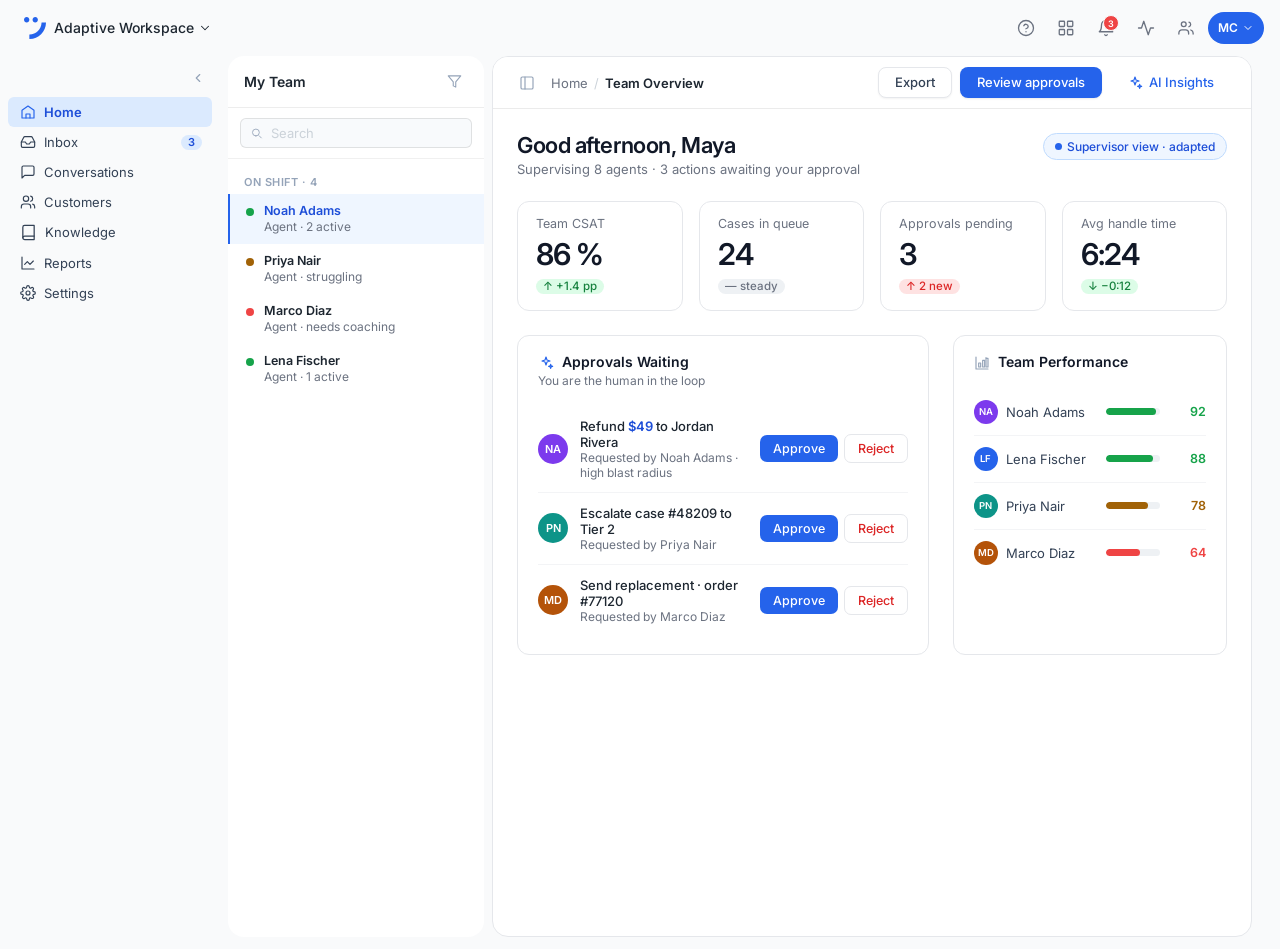
<file: extracted/prototype/adaptive-workspace-cea.html>
<!DOCTYPE html>
<html lang="en">
<head>
<meta charset="UTF-8" />
<meta name="viewport" content="width=device-width, initial-scale=1.0" />
<title>CEA · Adaptive Workspace</title>
<style>
@import url("https://fonts.googleapis.com/css2?family=Inter:wght@400;500;600;700&display=swap");

:root {
  --color-bg-surface-shell: rgb(249,250,251);
  --slate-50:#F8FAFC; --slate-100:#EEF1F4; --slate-200:#E5E7EB; --slate-300:#CBD2D9;
  --slate-400:#94A3B8; --slate-500:#6B7280; --slate-600:#475569; --slate-700:#334155; --slate-800:rgb(29,38,48);
  --blue-50:#EFF6FF; --blue-100:#DBEAFE; --blue-200:#BFDBFE; --blue-400:#60A5FA;
  --blue-600:#2563EB; --blue-700:#1D4ED8; --blue-800:#1E40AF;
  --green-100:#DCFCE7; --green-600:#16A34A; --green-700:#15803D;
  --red-100:#FEE2E2; --red-400:#F87171; --red-500:#EF4444; --red-600:#DC2626;
  --yellow-100:#FEF9C3; --yellow-700:#A16207;
}
*, *::before, *::after { box-sizing: border-box; margin: 0; padding: 0; }
html, body { height: 100%; font-family: Inter, sans-serif; font-size: 13px; line-height: 1.5; background: var(--slate-400); color: var(--slate-800); -webkit-font-smoothing: antialiased; }
@media (prefers-reduced-motion: reduce) { *, *::before, *::after { animation-duration:0.01ms!important; transition-duration:0.01ms!important; } }
.sr-only { position:absolute; width:1px; height:1px; padding:0; margin:-1px; overflow:hidden; clip:rect(0,0,0,0); white-space:nowrap; border:0; }
button { font-family: inherit; }
:focus-visible { outline: none; box-shadow: 0 0 0 2px rgba(37,99,235,0.35); border-radius: 6px; }

/* App shell */
.app { min-height: 100vh; background: var(--color-bg-surface-shell); display: flex; flex-direction: column; }
.topbar { height: 56px; background: var(--color-bg-surface-shell); display: flex; align-items: center; padding: 0 16px; flex-shrink: 0; z-index: 200; }
.topbar-brand { display:flex; align-items:center; gap:8px; cursor:pointer; padding:6px 8px; border-radius:6px; transition:background 80ms; }
.topbar-brand:hover { background: rgba(0,0,0,0.04); }
.topbar-product-name { font: 500 14px/1 Inter; color: var(--slate-800); display:flex; align-items:center; gap:4px; }
.topbar-spacer { flex: 1; }
.topbar-actions { display:flex; align-items:center; gap:4px; }
.tb-btn { width:36px; height:36px; border-radius:8px; border:none; background:transparent; display:flex; align-items:center; justify-content:center; cursor:pointer; color:var(--slate-500); position:relative; transition:background 80ms; }
.tb-btn:hover { background: rgba(0,0,0,0.05); }
.tb-badge { position:absolute; top:5px; right:5px; min-width:16px; height:16px; border-radius:9999px; background:var(--red-500); color:#fff; font:600 9px/16px Inter; text-align:center; border:1.5px solid var(--color-bg-surface-shell); padding:0 3px; }
.tb-avatar { height:32px; border:none; border-radius:9999px; background:var(--blue-600); color:#fff; font:600 12px/32px Inter; padding:0 10px; cursor:pointer; display:flex; align-items:center; gap:4px; transition:background 80ms; }
.tb-avatar:hover { filter: brightness(0.92); }
.tb-avatar svg { transition: transform 140ms cubic-bezier(0.4,0,0.2,1); }
.user-menu.open .tb-avatar svg { transform: rotate(180deg); }

/* User switcher */
.user-menu { position: relative; }
.user-dropdown { position:absolute; top:42px; right:0; width:258px; background:#fff; border:1px solid var(--slate-200); border-radius:12px; box-shadow:0 10px 30px rgba(0,0,0,0.15); padding:6px; z-index:300; opacity:0; transform:translateY(-6px); pointer-events:none; transition:opacity 140ms cubic-bezier(0.4,0,0.2,1), transform 140ms cubic-bezier(0.4,0,0.2,1); }
.user-menu.open .user-dropdown { opacity:1; transform:translateY(0); pointer-events:auto; }
.dd-label { font:600 11px/1 Inter; letter-spacing:0.05em; text-transform:uppercase; color:var(--slate-400); padding:8px 10px 5px; }
.dd-user { display:flex; align-items:center; gap:10px; padding:8px 10px; border-radius:8px; cursor:pointer; border:none; background:none; width:100%; text-align:left; }
.dd-user:hover { background: var(--slate-50); }
.dd-ava { width:34px; height:34px; border-radius:9999px; display:grid; place-items:center; color:#fff; font:600 12px Inter; flex-shrink:0; }
.dd-info { flex:1; min-width:0; display:flex; flex-direction:column; gap:1px; }
.dd-name { font:500 13px/1.3 Inter; color:var(--slate-800); }
.dd-role { font:400 12px/1.3 Inter; color:var(--slate-500); }
.dd-check { color:var(--blue-600); display:none; flex-shrink:0; }
.dd-user.active .dd-check { display:inline-flex; }
.dd-user.active .dd-name { color:var(--blue-700); font-weight:600; }

/* Shell row */
.shell { flex:1; display:flex; overflow:hidden; min-height:0; padding:0 12px 0 0; gap:8px; }
.main-nav-expanded { width:220px; background:var(--color-bg-surface-shell); display:flex; flex-direction:column; padding:8px 0 12px; flex-shrink:0; overflow:hidden; gap:1px; transition:width 220ms cubic-bezier(0.4,0,0.2,1); }
.main-nav-expanded.nav-collapsed { width:56px; }
.main-nav-expanded.nav-collapsed .nav-label { display:none; }
.main-nav-expanded.nav-collapsed .nav-row { justify-content:center; padding:8px 0; margin:0 6px; }
.main-nav-expanded.nav-collapsed .nav-count { display:none; }
.nav-exp-toggle { align-self:flex-end; margin-right:8px; margin-bottom:4px; width:28px; height:28px; border-radius:6px; border:none; background:transparent; color:var(--slate-400); display:flex; align-items:center; justify-content:center; cursor:pointer; transition:background 80ms; }
.nav-exp-toggle:hover { background: rgba(0,0,0,0.05); }
.nav-exp-toggle svg { transition: transform 220ms cubic-bezier(0.4,0,0.2,1); }
.main-nav-expanded.nav-collapsed .nav-exp-toggle { align-self:center; margin-right:0; }
.main-nav-expanded.nav-collapsed .nav-exp-toggle svg { transform: rotate(180deg); }
.nav-row { display:flex; align-items:center; gap:8px; padding:7px 10px 7px 12px; margin:0 8px; border-radius:6px; cursor:pointer; font:400 13px/1 Inter; color:var(--slate-700); transition:background 80ms; border:none; background:transparent; width:calc(100% - 16px); text-align:left; }
.nav-row:hover { background: rgba(0,0,0,0.04); }
.nav-row.active { background:var(--blue-100); color:var(--blue-700); font-weight:600; }
.nav-row.active svg { color: var(--blue-600); }
.nav-row .nav-count { margin-left:auto; font:600 11px/1 Inter; background:var(--blue-100); color:var(--blue-700); padding:2px 7px; border-radius:9999px; }
.nav-row.active .nav-count { background: var(--blue-200); }

/* Secondary nav */
.secondary-nav { width:256px; background:#fff; border-radius:16px; display:flex; flex-direction:column; flex-shrink:0; overflow:hidden; margin-bottom:12px; transition:width 220ms cubic-bezier(0.4,0,0.2,1); }
.secondary-nav.sec-hidden { width:0; margin:0; }
.sec-header { height:52px; padding:0 16px; display:flex; align-items:center; justify-content:space-between; border-bottom:1px solid rgba(0,0,0,0.07); flex-shrink:0; }
.sec-title { font:600 14px/1 Inter; color:var(--slate-800); white-space:nowrap; }
.sec-header-btn { width:28px; height:28px; border-radius:6px; border:none; background:transparent; color:var(--slate-400); display:flex; align-items:center; justify-content:center; cursor:pointer; transition:background 80ms; }
.sec-header-btn:hover { background: rgba(0,0,0,0.05); }
.sec-search { padding:10px 12px; border-bottom:1px solid rgba(0,0,0,0.06); flex-shrink:0; }
.sec-search-inner { display:flex; align-items:center; gap:8px; background:var(--slate-50); border:1px solid rgba(0,0,0,0.1); border-radius:6px; padding:6px 10px; }
.sec-search-inner input { border:none; outline:none; background:transparent; font:400 13px Inter; color:var(--slate-700); width:100%; }
.sec-search-inner input::placeholder { color: var(--slate-300); }
.sec-body { flex:1; overflow-y:auto; padding:8px 0; }
.sec-group { font:600 11px/1 Inter; letter-spacing:0.05em; text-transform:uppercase; color:var(--slate-400); padding:10px 16px 6px; }
.case-item { display:flex; gap:10px; align-items:flex-start; padding:9px 16px; cursor:pointer; transition:background 80ms; border-left:2px solid transparent; }
.case-item:hover { background:var(--slate-50); }
.case-item.active { background:var(--blue-50); border-left-color:var(--blue-600); }
.case-dot { width:8px; height:8px; border-radius:9999px; margin-top:5px; flex-shrink:0; background:var(--slate-300); }
.case-dot.hot { background:var(--red-500); }
.case-dot.warm { background:var(--yellow-700); }
.case-dot.ok { background:var(--green-600); }
.case-main { min-width:0; }
.case-id { font:600 12.5px/1.3 Inter; color:var(--slate-800); }
.case-item.active .case-id { color:var(--blue-700); }
.case-desc { font:400 12px/1.3 Inter; color:var(--slate-500); white-space:nowrap; overflow:hidden; text-overflow:ellipsis; }
.sec-lite { display:flex; align-items:center; gap:8px; padding:9px 16px; font:400 13px Inter; color:var(--slate-700); cursor:pointer; border-left:2px solid transparent; }
.sec-lite:hover { background:var(--slate-50); }
.sec-lite.active { background:var(--blue-50); color:var(--blue-700); font-weight:500; border-left-color:var(--blue-600); }
.sec-lite svg { color:var(--slate-400); flex-shrink:0; }
.sec-lite.active svg { color:var(--blue-600); }

/* Content area */
.content-area { flex:1; display:flex; flex-direction:column; overflow:hidden; min-width:0; background:#fff; border-radius:16px; border:1px solid var(--slate-200); margin-bottom:12px; }
.breadcrumb-bar { height:52px; background:#fff; border-bottom:1px solid rgba(0,0,0,0.08); display:flex; align-items:center; padding:0 20px; gap:10px; flex-shrink:0; }
.panel-toggle-btn { width:28px; height:28px; border-radius:6px; border:none; background:transparent; color:var(--slate-400); display:flex; align-items:center; justify-content:center; cursor:pointer; transition:background 80ms; flex-shrink:0; }
.panel-toggle-btn:hover { background: rgba(0,0,0,0.05); }
.breadcrumb-path { display:flex; align-items:center; gap:6px; font:400 13px Inter; color:var(--slate-500); white-space:nowrap; }
.breadcrumb-path .sep { color:var(--slate-300); }
.breadcrumb-path .current { font-weight:600; color:var(--slate-800); }
.breadcrumb-path a { color:var(--slate-500); text-decoration:none; cursor:pointer; }
.breadcrumb-path a:hover { color: var(--blue-600); }
.breadcrumb-spacer { flex:1; }
.page-actions { display:flex; gap:8px; align-items:center; }
.btn { display:inline-flex; align-items:center; gap:6px; padding:8px 16px; border-radius:8px; font:500 13px/1 Inter; cursor:pointer; transition:background 80ms,border-color 80ms,color 80ms; border:none; white-space:nowrap; }
.btn-outline { background:#fff; color:var(--slate-700); border:1px solid var(--slate-200); box-shadow:0 1px 2px rgba(0,0,0,0.05); }
.btn-outline:hover { background: var(--slate-50); }
.btn-primary { background:var(--blue-600); color:#fff; border:1px solid transparent; box-shadow:0 1px 2px rgba(0,0,0,0.08); }
.btn-primary:hover { background: var(--blue-700); }
.btn-ghost { background:transparent; color:var(--blue-600); border:1px solid transparent; }
.btn-ghost:hover { background: var(--blue-50); }
.btn.applied { background:var(--green-100); color:var(--green-700); border-color:transparent; box-shadow:none; pointer-events:none; }
.content-body { flex:1; overflow-y:auto; padding:24px 24px 32px; }

/* Persona view + morph */
.persona-view { display:flex; flex-direction:column; gap:24px; transition:opacity 180ms cubic-bezier(0.4,0,0.2,1), transform 180ms cubic-bezier(0.4,0,0.2,1); }
.persona-view.morphing { opacity:0; transform:translateY(10px); }

/* Hero */
.hero { display:flex; align-items:flex-start; justify-content:space-between; gap:16px; flex-wrap:wrap; }
.hero h1 { font:600 22px/1.1 Inter; color:#111827; letter-spacing:-0.02em; }
.hero .sub { font:400 13px Inter; color:var(--slate-500); margin-top:4px; }
.ai-badge { display:inline-flex; align-items:center; gap:5px; padding:5px 11px; border-radius:9999px; background:var(--blue-50); color:var(--blue-700); border:1px solid var(--blue-200); font:500 12px Inter; white-space:nowrap; }
.ai-badge .pulse { width:7px; height:7px; border-radius:50%; background:var(--blue-600); animation:pulse 2s cubic-bezier(0.4,0,0.2,1) infinite; }
@keyframes pulse { 0%,100%{opacity:1; transform:scale(1);} 50%{opacity:.35; transform:scale(.6);} }

/* Cards */
.card { background:#fff; border:1px solid var(--slate-200); border-radius:12px; overflow:hidden; }
.card-header { padding:18px 20px 0; display:flex; align-items:flex-start; justify-content:space-between; margin-bottom:4px; }
.card-title { font:600 14px/1.2 Inter; color:#111827; display:flex; align-items:center; gap:8px; }
.card-title .spark { color:var(--blue-600); display:inline-flex; }
.card-sub { font:400 12px Inter; color:var(--slate-500); margin-top:2px; }
.card-body { padding:14px 20px 18px; }
.two-col { display:grid; grid-template-columns:1fr 1fr; gap:24px; }
.two-col-wide { display:grid; grid-template-columns:1.5fr 1fr; gap:24px; }
@media (max-width:1180px){ .two-col, .two-col-wide { grid-template-columns:1fr; } }
.link { color:var(--blue-700); text-decoration:none; cursor:pointer; font:400 12.5px Inter; }
.link:hover { text-decoration:underline; }

/* KPI tiles */
.kpi-row { display:flex; gap:16px; flex-wrap:wrap; }
.kpi-tile { flex:1; min-width:148px; background:#fff; border:1px solid var(--slate-200); border-radius:12px; padding:16px 18px; display:flex; flex-direction:column; }
.kpi-title { font:400 12.5px/1 Inter; color:var(--slate-500); margin-bottom:8px; }
.kpi-value { font:600 30px/1 Inter; letter-spacing:-0.03em; color:#111827; }
.kpi-trend { display:inline-flex; align-items:center; gap:3px; font:500 11.5px/1 Inter; padding:2px 7px; border-radius:9999px; margin-top:10px; align-self:flex-start; }
.kpi-trend.good { background:var(--green-100); color:var(--green-700); }
.kpi-trend.bad { background:var(--red-100); color:var(--red-600); }
.kpi-trend.neutral { background:var(--slate-100); color:var(--slate-500); }

/* Work path */
.wp-stepper { display:flex; gap:12px; flex-wrap:wrap; }
.wp-step { flex:1 1 0; min-width:130px; display:flex; align-items:center; gap:12px; padding:13px 15px; border:1px solid var(--slate-200); border-radius:12px; background:#fff; color:var(--slate-500); text-align:left; cursor:pointer; transition:all 200ms cubic-bezier(0.4,0,0.2,1); }
.wp-marker { width:26px; height:26px; flex-shrink:0; border-radius:50%; display:grid; place-items:center; font:600 12px Inter; border:1.5px solid currentColor; color:var(--slate-400); }
.wp-idx { font:400 11px Inter; color:var(--slate-400); }
.wp-label { font:500 13px/1.25 Inter; }
.wp-step.done .wp-marker { background:var(--green-100); border-color:var(--green-600); color:var(--green-700); }
.wp-step.done .wp-label { color:var(--slate-800); }
.wp-step.active { border-color:var(--blue-600); background:var(--blue-50); box-shadow:inset 0 0 0 1px var(--blue-600); }
.wp-step.active .wp-marker { background:var(--blue-600); border-color:var(--blue-600); color:#fff; }
.wp-step.active .wp-label { color:var(--blue-700); font-weight:600; }

/* Suggestions */
.sg { display:flex; align-items:center; gap:12px; padding:11px 10px; border-radius:10px; transition:background 80ms; }
.sg + .sg { margin-top:2px; }
.sg:hover { background:var(--slate-50); }
.sg-icon { width:36px; height:36px; flex-shrink:0; border-radius:8px; display:grid; place-items:center; background:var(--blue-50); color:var(--blue-600); }
.sg-body { flex:1; min-width:0; }
.sg-title { font:500 13px/1.3 Inter; color:var(--slate-800); }
.sg-meta { font:400 12px/1.3 Inter; color:var(--slate-500); display:flex; align-items:center; gap:5px; }
.sg-meta.good { color:var(--green-700); }
.sg-more { margin-top:8px; padding-left:10px; }

/* Relevant info */
.ir { display:flex; align-items:center; gap:12px; padding:11px 6px; width:100%; text-align:left; background:none; border:none; cursor:pointer; font:400 13px Inter; color:var(--slate-700); transition:background 80ms; border-radius:8px; }
.ir + .ir { border-top:1px solid #F3F4F6; }
.ir:hover { background:var(--slate-50); }
.ir .lead { color:var(--slate-400); display:inline-flex; flex-shrink:0; }
.ir .count { color:var(--slate-400); font-weight:500; }
.ir .chev { margin-left:auto; color:var(--slate-300); display:inline-flex; }

/* Automations */
.au { display:flex; align-items:center; gap:12px; padding:11px 0; }
.au + .au { border-top:1px solid #F3F4F6; }
.au-name { flex:1; font:400 13px Inter; color:var(--slate-700); }
.stx { display:inline-flex; align-items:center; gap:5px; font:500 12px Inter; padding:3px 10px; border-radius:9999px; }
.stx.ok { background:var(--green-100); color:var(--green-700); }
.stx.run { background:var(--blue-50); color:var(--blue-700); }
.spin { display:inline-flex; animation:spin 1.1s linear infinite; }
@keyframes spin { to { transform: rotate(360deg); } }

/* Quick actions */
.qa-grid { display:grid; grid-template-columns:repeat(4,1fr); gap:12px; }
.qa { display:flex; flex-direction:column; align-items:center; gap:8px; padding:15px 8px; border:1px solid var(--slate-200); border-radius:10px; background:#fff; color:var(--slate-700); font:500 12px Inter; cursor:pointer; transition:all 80ms; }
.qa svg { color:var(--blue-600); }
.qa:hover { border-color:var(--blue-600); background:var(--blue-50); transform:translateY(-1px); }

/* Approvals */
.apr { display:flex; align-items:center; gap:12px; padding:12px 0; }
.apr + .apr { border-top:1px solid #F3F4F6; }
.apr-ava { width:30px; height:30px; border-radius:9999px; display:grid; place-items:center; color:#fff; font:600 11px Inter; flex-shrink:0; }
.apr-body { flex:1; min-width:0; }
.apr-title { font:500 13px Inter; color:var(--slate-800); }
.apr-title b { color:var(--blue-700); font-weight:600; }
.apr-meta { font:400 12px Inter; color:var(--slate-500); }
.apr-actions { display:flex; gap:6px; flex-shrink:0; align-items:center; }
.apr-decided { font:500 12px Inter; padding:4px 11px; border-radius:9999px; }
.apr-decided.ok { background:var(--green-100); color:var(--green-700); }
.apr-decided.no { background:var(--red-100); color:var(--red-600); }
.btn-sm { padding:6px 13px; font:500 12.5px Inter; border-radius:7px; border:none; cursor:pointer; }
.btn-approve { background:var(--blue-600); color:#fff; }
.btn-approve:hover { background:var(--blue-700); }
.btn-reject { background:#fff; color:var(--red-600); border:1px solid var(--slate-200); }
.btn-reject:hover { background:var(--red-100); }

/* Team performance */
.team-row { display:flex; align-items:center; gap:12px; padding:11px 0; }
.team-row + .team-row { border-top:1px solid #F3F4F6; }
.team-name { flex:0 0 120px; display:flex; align-items:center; gap:8px; font:400 13px Inter; color:var(--slate-700); white-space:nowrap; }
.team-ava { width:24px; height:24px; border-radius:9999px; display:grid; place-items:center; color:#fff; font:600 9.5px Inter; flex-shrink:0; }
.team-bar-bg { flex:1; height:7px; background:var(--slate-100); border-radius:9999px; overflow:hidden; }
.team-bar-fill { height:100%; border-radius:9999px; }
.team-score { flex:0 0 34px; text-align:right; font:600 12.5px Inter; }

/* Chart + topics */
.chart-legend { display:flex; gap:16px; margin-bottom:10px; }
.legend-item { display:flex; align-items:center; gap:5px; font:400 12px Inter; color:var(--slate-500); }
.legend-dot { width:10px; height:10px; border-radius:9999px; }
.topic-list { display:flex; flex-direction:column; gap:11px; }
.topic-row { display:flex; align-items:center; gap:10px; }
.topic-name { font:400 12.5px Inter; color:var(--slate-700); flex:0 0 120px; white-space:nowrap; overflow:hidden; text-overflow:ellipsis; }
.topic-bar-bg { flex:1; height:7px; background:var(--slate-100); border-radius:9999px; overflow:hidden; }
.topic-bar-fill { height:100%; border-radius:9999px; background:var(--blue-400); }
.topic-count { font:400 11.5px Inter; color:var(--slate-400); flex:0 0 44px; text-align:right; }
.topic-delta { font:500 11px Inter; padding:1.5px 6px; border-radius:9999px; }
.topic-delta.up { background:var(--red-100); color:var(--red-600); }
.topic-delta.dn { background:var(--green-100); color:var(--green-700); }
.topic-delta.flat { background:var(--slate-100); color:var(--slate-500); }

/* Interactions table */
table { width:100%; border-collapse:collapse; }
th { font:500 11px/1 Inter; color:var(--slate-500); text-align:left; padding:0 12px 10px; border-bottom:1px solid var(--slate-200); text-transform:uppercase; letter-spacing:0.05em; }
td { font:400 13px/1.4 Inter; color:var(--slate-700); padding:11px 12px; border-bottom:1px solid #F3F4F6; }
tr:last-child td { border-bottom:none; }
.snt { display:inline-flex; align-items:center; padding:2px 9px; border-radius:9999px; font:500 11.5px Inter; }
.snt-pos { background:var(--green-100); color:var(--green-700); }
.snt-neg { background:var(--red-100); color:var(--red-600); }
.snt-neu { background:var(--slate-100); color:var(--slate-500); }
.qab { display:inline-flex; padding:2px 8px; border-radius:6px; font:500 12px Inter; }
.qab-hi { background:var(--green-100); color:var(--green-700); }
.qab-mid { background:var(--yellow-100); color:var(--yellow-700); }
.qab-lo { background:var(--red-100); color:var(--red-600); }
.mono { font-family: ui-monospace, Menlo, monospace; color:var(--blue-700); }

/* Admin config */
.cfg { display:flex; align-items:center; gap:16px; padding:14px 0; }
.cfg + .cfg { border-top:1px solid #F3F4F6; }
.cfg-body { flex:1; min-width:0; }
.cfg-title { font:500 13px Inter; color:var(--slate-800); }
.cfg-desc { font:400 12px Inter; color:var(--slate-500); margin-top:1px; }
.switch { width:38px; height:22px; border-radius:9999px; background:var(--slate-300); border:none; position:relative; cursor:pointer; flex-shrink:0; transition:background 140ms; }
.switch::after { content:""; position:absolute; top:2px; left:2px; width:18px; height:18px; border-radius:50%; background:#fff; transition:transform 140ms; box-shadow:0 1px 2px rgba(0,0,0,0.2); }
.switch.on { background:var(--blue-600); }
.switch.on::after { transform:translateX(16px); }
.seg { display:inline-flex; background:var(--slate-100); border-radius:8px; padding:2px; gap:2px; flex-shrink:0; }
.seg-btn { border:none; background:none; padding:5px 10px; border-radius:6px; font:500 12px Inter; color:var(--slate-600); cursor:pointer; white-space:nowrap; }
.seg-btn.on { background:#fff; color:var(--blue-700); box-shadow:0 1px 2px rgba(0,0,0,0.08); }
.role-tag { font:500 11.5px Inter; padding:2px 9px; border-radius:9999px; background:var(--slate-100); color:var(--slate-600); }

/* AI panel */
.ai-panel { width:320px; background:#fff; border-radius:16px; display:flex; flex-direction:column; flex-shrink:0; overflow:hidden; margin-bottom:12px; transition:width 220ms cubic-bezier(0.4,0,0.2,1); }
.ai-panel.ai-hidden { width:0; margin:0; }
.ai-panel-header { height:52px; padding:0 16px; display:flex; align-items:center; justify-content:space-between; border-bottom:1px solid rgba(0,0,0,0.08); flex-shrink:0; }
.ai-panel-title { font:600 14px/1 Inter; color:var(--slate-800); }
.ai-panel-close { width:28px; height:28px; border-radius:6px; border:none; background:transparent; color:var(--slate-400); display:flex; align-items:center; justify-content:center; cursor:pointer; }
.ai-panel-close:hover { background: rgba(0,0,0,0.05); }
.ai-chat { flex:1; padding:14px; display:flex; flex-direction:column; gap:10px; overflow-y:auto; }
.ai-msg-user { align-self:flex-end; max-width:80%; background:var(--blue-100); color:var(--slate-800); border-radius:12px 12px 2px 12px; padding:10px 12px; font:400 12.5px/1.5 Inter; }
.ai-msg-bot { align-self:flex-start; max-width:88%; display:flex; gap:8px; }
.ai-bot-icon { width:24px; height:24px; border-radius:6px; background:var(--blue-600); display:flex; align-items:center; justify-content:center; color:#fff; flex-shrink:0; margin-top:2px; }
.ai-msg-bot-text { background:var(--slate-50); border:1px solid rgba(0,0,0,0.07); border-radius:2px 12px 12px 12px; padding:10px 12px; font:400 12.5px/1.5 Inter; color:var(--slate-700); }
.ai-composer { padding:12px 14px; border-top:1px solid rgba(0,0,0,0.07); flex-shrink:0; }
.ai-composer-inner { display:flex; align-items:center; gap:8px; border:1px solid rgba(0,0,0,0.14); border-radius:8px; padding:8px 12px; background:#fff; }
.ai-composer-inner input { flex:1; border:none; outline:none; font:400 13px Inter; color:var(--slate-700); background:transparent; }
.ai-composer-inner input::placeholder { color: var(--slate-300); }
.ai-send-btn { width:30px; height:30px; border-radius:6px; border:none; background:var(--blue-600); color:#fff; display:flex; align-items:center; justify-content:center; cursor:pointer; flex-shrink:0; }
.ai-send-btn:hover { background: var(--blue-700); }

/* Generic list rows (tab views) */
.li { display:flex; align-items:center; gap:12px; padding:12px 4px; }
.li + .li { border-top:1px solid #F3F4F6; }
.li-ava { width:32px; height:32px; border-radius:9999px; display:grid; place-items:center; color:#fff; font:600 11px Inter; flex-shrink:0; }
.li-ib { width:32px; height:32px; border-radius:8px; display:grid; place-items:center; background:var(--blue-50); color:var(--blue-600); flex-shrink:0; }
.li-body { flex:1; min-width:0; }
.li-title { font:500 13px/1.3 Inter; color:var(--slate-800); }
.li-meta { font:400 12px/1.3 Inter; color:var(--slate-500); }
.li-right { font:400 12px Inter; color:var(--slate-400); flex-shrink:0; text-align:right; }

/* Shared-file split view */
.tb-btn.on { background: var(--blue-100); color: var(--blue-700); }
.content-body.shared { padding:0; overflow:hidden; }
.content-body.shared .persona-view { height:100%; gap:0; }
.shared { display:flex; flex-direction:column; height:100%; }
.shared-bar { display:flex; align-items:center; gap:16px; padding:11px 20px; border-bottom:1px solid var(--slate-200); background:var(--blue-50); flex-wrap:wrap; flex-shrink:0; }
.shared-file { font:600 13px Inter; color:var(--slate-800); display:flex; align-items:center; gap:8px; }
.shared-file svg { color:var(--blue-600); }
.shared-caption { flex:1; text-align:center; font:600 12.5px Inter; color:var(--blue-700); min-width:180px; }
.shared-present { display:flex; align-items:center; }
.shared-present .pa { width:26px; height:26px; border-radius:9999px; display:grid; place-items:center; color:#fff; font:600 10px Inter; border:2px solid var(--blue-50); }
.split { flex:1; display:flex; overflow:hidden; min-height:0; }
.split-pane { flex:1; min-width:0; display:flex; flex-direction:column; border-right:1px solid var(--slate-200); }
.split-pane:last-child { border-right:none; }
.pane-presence { height:48px; display:flex; align-items:center; gap:10px; padding:0 18px; border-bottom:1px solid var(--slate-200); background:#fff; flex-shrink:0; }
.presence-avatars { display:flex; }
.presence-avatars .pa { width:26px; height:26px; border-radius:9999px; display:grid; place-items:center; color:#fff; font:600 10px Inter; border:2px solid #fff; }
.presence-avatars .pa + .pa { margin-left:-8px; }
.presence-avatars .pa.dim { opacity:0.38; }
.pane-who { font:600 12.5px Inter; color:var(--slate-800); }
.pane-who span { font-weight:400; color:var(--slate-500); }
.pane-role-tag { margin-left:auto; display:inline-flex; align-items:center; gap:4px; font:500 11px Inter; padding:3px 9px; border-radius:9999px; }
.pane-body { flex:1; overflow-y:auto; padding:18px; display:flex; flex-direction:column; gap:14px; background:var(--color-bg-surface-shell); }
.pcard { border:1px solid var(--slate-200); border-radius:10px; padding:14px 16px; background:#fff; }
.pcard-title { font:600 12.5px Inter; color:#111827; margin-bottom:10px; display:flex; align-items:center; gap:6px; }
.pcard-title .spark { color:var(--blue-600); display:inline-flex; }
.mini-kpis { display:grid; grid-template-columns:repeat(2,1fr); gap:10px; }
.mini-kpi { border:1px solid var(--slate-200); border-radius:10px; padding:11px 13px; background:#fff; }
.mini-kpi .v { font:600 20px/1 Inter; color:#111827; }
.mini-kpi .l { font:400 11.5px Inter; color:var(--slate-500); margin-top:4px; }
@media (max-width:820px){ .split{flex-direction:column; overflow-y:auto} .split-pane{border-right:none; border-bottom:1px solid var(--slate-200)} }

/* Telemetry · Live Signal panel */
.tele-panel { width:330px; background:#fff; border-radius:16px; display:flex; flex-direction:column; flex-shrink:0; overflow:hidden; margin-bottom:12px; transition:width 220ms cubic-bezier(0.4,0,0.2,1); }
.tele-panel.tele-hidden { width:0; margin:0; }
.tele-header { height:52px; padding:0 16px; display:flex; align-items:center; justify-content:space-between; border-bottom:1px solid rgba(0,0,0,0.08); flex-shrink:0; }
.tele-title { font:600 14px/1 Inter; color:var(--slate-800); display:flex; align-items:center; gap:8px; white-space:nowrap; }
.tele-title .live { width:8px; height:8px; border-radius:50%; background:var(--green-600); animation:pulse 1.6s cubic-bezier(0.4,0,0.2,1) infinite; }
.tele-close { width:28px; height:28px; border-radius:6px; border:none; background:transparent; color:var(--slate-400); display:flex; align-items:center; justify-content:center; cursor:pointer; }
.tele-close:hover { background:rgba(0,0,0,0.05); }
.tele-counters { padding:14px; display:flex; flex-direction:column; gap:10px; border-bottom:1px solid rgba(0,0,0,0.06); flex-shrink:0; }
.ti-tile { border:1px solid var(--slate-200); border-radius:12px; padding:12px 16px; text-align:center; }
.ti-tile.bump { animation:tibump 420ms cubic-bezier(0.4,0,0.2,1); }
@keyframes tibump { 0%{transform:scale(1)} 40%{transform:scale(1.05)} 100%{transform:scale(1)} }
.ti-label { font:600 11px/1 Inter; letter-spacing:0.06em; text-transform:uppercase; color:var(--slate-400); }
.ti-value { font:600 42px/1 Inter; color:var(--blue-700); letter-spacing:-0.03em; margin:6px 0 4px; }
.ti-sub { font:400 11px/1.3 Inter; color:var(--slate-400); }
.tele-mini { display:grid; grid-template-columns:1fr 1fr; gap:10px; }
.tele-box { border:1px solid var(--slate-200); border-radius:10px; padding:10px 12px; }
.tele-box .l { font:600 10px/1 Inter; letter-spacing:0.05em; text-transform:uppercase; color:var(--slate-400); margin-bottom:8px; }
.aer-bars { display:flex; height:8px; border-radius:9999px; overflow:hidden; background:var(--slate-100); }
.aer-a{ background:var(--green-600); } .aer-e{ background:var(--yellow-700); } .aer-r{ background:var(--red-500); }
.aer-legend { margin-top:7px; font:600 11px Inter; color:var(--slate-500); }
.adapt-val { font:600 22px/1 Inter; color:#111827; }
.autonomy-chip { display:flex; align-items:center; justify-content:center; gap:6px; padding:8px; border-radius:9999px; font:600 11px Inter; letter-spacing:0.04em; text-transform:uppercase; transition:background 200ms; }
.autonomy-chip.req { background:var(--slate-100); color:var(--slate-600); }
.autonomy-chip.notify { background:var(--green-100); color:var(--green-700); }
.tele-stream { flex:1; overflow-y:auto; padding:8px 14px 14px; }
.tele-streamlabel { font:600 10px/1 Inter; letter-spacing:0.06em; text-transform:uppercase; color:var(--slate-400); padding:8px 0; position:sticky; top:0; background:#fff; }
.ev { display:flex; align-items:center; gap:9px; padding:7px 0; border-bottom:1px solid #F6F7F8; animation:evin 320ms cubic-bezier(0.4,0,0.2,1); }
@keyframes evin { from{opacity:0; transform:translateX(-6px)} to{opacity:1; transform:none} }
.ev-dot { width:7px; height:7px; border-radius:50%; flex-shrink:0; }
.ev-name { font:500 12px/1.2 Inter; color:var(--slate-800); }
.ev-comp { font:400 11px/1.2 Inter; color:var(--slate-500); }
.ev-user { font:700 8.5px Inter; padding:2px 6px; border-radius:9999px; color:#fff; flex-shrink:0; }
.ev-time { font:400 10px Inter; color:var(--slate-400); flex-shrink:0; min-width:26px; text-align:right; }

/* Toast */
.toast-wrap { position:fixed; bottom:24px; left:50%; transform:translateX(-50%); display:flex; flex-direction:column; gap:8px; z-index:500; align-items:center; }
.toast { display:flex; align-items:center; gap:12px; background:var(--slate-800); color:#fff; padding:11px 12px 11px 16px; border-radius:10px; font:400 13px Inter; box-shadow:0 8px 24px rgba(0,0,0,0.22); animation:toastIn 260ms cubic-bezier(0.4,0,0.2,1); }
.toast .ok { color:#5AC368; display:inline-flex; }
.toast .undo { background:rgba(255,255,255,0.14); color:#fff; border:none; padding:5px 12px; border-radius:6px; font:600 12px Inter; cursor:pointer; }
.toast .undo:hover { background: rgba(255,255,255,0.26); }
@keyframes toastIn { from{opacity:0; transform:translateY(12px);} to{opacity:1; transform:translateY(0);} }
.toast.out { animation:toastOut 220ms cubic-bezier(0.4,0,0.2,1) forwards; }
@keyframes toastOut { to { opacity:0; transform:translateY(12px); } }
</style>
</head>
<body>
<h2 class="sr-only">CEA Adaptive Workspace — the interface reshapes itself per person; switch users from the top-right avatar to see the supervisor, agent, analyst, and admin views.</h2>

<div class="app">
  <header class="topbar">
    <div class="topbar-brand">
      <svg width="22" height="22" viewBox="0 0 57.381 57.108" fill="rgb(37,99,235)" aria-hidden="true"><path fill-rule="evenodd" d="M 56.689 13.897 C 57.04 13.898 57.321 14.159 57.354 14.496 C 57.37 14.554 57.382 14.614 57.381 14.677 C 57.021 37.915 38.064 56.752 14.677 57.108 C 14.327 57.112 14.039 56.845 14.006 56.505 C 13.991 56.45 13.981 56.392 13.981 56.332 L 13.981 46.15 C 13.982 45.787 14.279 45.493 14.646 45.485 C 31.655 45.137 45.424 31.454 45.776 14.555 C 45.784 14.187 46.078 13.894 46.445 13.894 L 56.689 13.897 Z M 6.992 0 C 10.854 0 13.984 3.111 13.984 6.945 C 13.984 10.78 10.854 13.89 6.992 13.891 C 3.13 13.891 0 10.78 0 6.945 C 0 3.111 3.13 0 6.992 0 Z M 29.292 0 C 33.154 0 36.284 3.111 36.284 6.945 C 36.284 10.78 33.154 13.891 29.292 13.891 C 25.43 13.891 22.3 10.78 22.3 6.945 C 22.3 3.111 25.43 0 29.292 0 Z"/></svg>
      <span class="topbar-product-name">Adaptive Workspace<svg width="14" height="14" viewBox="0 0 24 24" fill="none" stroke="currentColor" stroke-width="1.75" stroke-linecap="round" stroke-linejoin="round" aria-hidden="true"><path d="M6 9l6 6 6-6"/></svg></span>
    </div>
    <div class="topbar-spacer"></div>
    <div class="topbar-actions">
      <button class="tb-btn" aria-label="Help"><svg width="18" height="18" viewBox="0 0 24 24" fill="none" stroke="currentColor" stroke-width="1.75" stroke-linecap="round" stroke-linejoin="round"><circle cx="12" cy="12" r="10"/><path d="M9.09 9a3 3 0 0 1 5.83 1c0 2-3 3-3 3M12 17h.01"/></svg></button>
      <button class="tb-btn" aria-label="Apps"><svg width="18" height="18" viewBox="0 0 24 24" fill="none" stroke="currentColor" stroke-width="1.75" stroke-linecap="round" stroke-linejoin="round"><rect x="3" y="3" width="7" height="7" rx="1"/><rect x="14" y="3" width="7" height="7" rx="1"/><rect x="3" y="14" width="7" height="7" rx="1"/><rect x="14" y="14" width="7" height="7" rx="1"/></svg></button>
      <button class="tb-btn" aria-label="Notifications"><svg width="18" height="18" viewBox="0 0 24 24" fill="none" stroke="currentColor" stroke-width="1.75" stroke-linecap="round" stroke-linejoin="round"><path d="M18 8a6 6 0 1 0-12 0c0 7-3 9-3 9h18s-3-2-3-9M13.73 21a2 2 0 0 1-3.46 0"/></svg><span class="tb-badge">3</span></button>
      <button class="tb-btn" id="teleBtn" aria-label="Live signal telemetry" title="Live signal · telemetry"><svg width="18" height="18" viewBox="0 0 24 24" fill="none" stroke="currentColor" stroke-width="1.75" stroke-linecap="round" stroke-linejoin="round"><polyline points="22 12 18 12 15 21 9 3 6 12 2 12"/></svg></button>
      <button class="tb-btn shared-file-btn" id="sharedBtn" aria-label="Shared file view" title="Shared file view"><svg width="18" height="18" viewBox="0 0 24 24" fill="none" stroke="currentColor" stroke-width="1.75" stroke-linecap="round" stroke-linejoin="round"><circle cx="9" cy="7" r="3.2"/><path d="M2.5 20v-1.5a4 4 0 0 1 4-4h5a4 4 0 0 1 4 4V20"/><path d="M16 4.2a3.2 3.2 0 0 1 0 6.1"/><path d="M21.5 20v-1.5a4 4 0 0 0-3-3.8"/></svg></button>
      <div class="user-menu" id="userMenu">
        <button class="tb-avatar" id="userBtn" aria-haspopup="menu" aria-expanded="false" title="Switch user"><span id="userInitials">MC</span><svg width="12" height="12" viewBox="0 0 24 24" fill="none" stroke="currentColor" stroke-width="2" stroke-linecap="round" stroke-linejoin="round" aria-hidden="true"><path d="M6 9l6 6 6-6"/></svg></button>
        <div class="user-dropdown" id="userDropdown" role="menu" aria-label="Switch user"></div>
      </div>
    </div>
  </header>

  <div class="shell">
    <nav class="main-nav-expanded" aria-label="Primary">
      <button class="nav-exp-toggle" title="Collapse navigation" aria-label="Collapse navigation"><svg width="14" height="14" viewBox="0 0 24 24" fill="none" stroke="currentColor" stroke-width="2" stroke-linecap="round" stroke-linejoin="round"><path d="M15 6l-6 6 6 6"/></svg></button>
      <div id="navItems"></div>
    </nav>

    <aside class="secondary-nav" aria-label="Context panel">
      <div class="sec-header"><span class="sec-title" id="secTitle">My Queue</span><button class="sec-header-btn" title="Filter" aria-label="Filter"><svg width="15" height="15" viewBox="0 0 24 24" fill="none" stroke="currentColor" stroke-width="1.75" stroke-linecap="round" stroke-linejoin="round"><path d="M22 3H2l8 9.46V19l4 2v-8.54L22 3z"/></svg></button></div>
      <div class="sec-search"><div class="sec-search-inner"><svg width="13" height="13" viewBox="0 0 24 24" fill="none" stroke="var(--slate-400)" stroke-width="1.75" stroke-linecap="round" stroke-linejoin="round"><path d="M21 21l-4.35-4.35M10 17a7 7 0 1 0 0-14 7 7 0 0 0 0 14z"/></svg><input type="text" id="secSearch" placeholder="Search" aria-label="Search" /></div></div>
      <div class="sec-body" id="secBody"></div>
    </aside>

    <div class="content-area">
      <div class="breadcrumb-bar">
        <button class="panel-toggle-btn" title="Toggle side panel" aria-label="Toggle side panel"><svg width="16" height="16" viewBox="0 0 24 24" fill="none" stroke="currentColor" stroke-width="1.75" stroke-linecap="round" stroke-linejoin="round"><rect x="3" y="3" width="18" height="18" rx="2"/><path d="M9 3v18"/></svg></button>
        <div class="breadcrumb-path" id="breadcrumbPath"></div>
        <div class="breadcrumb-spacer"></div>
        <div class="page-actions" id="pageActions"></div>
      </div>
      <div class="content-body"><div class="persona-view" id="personaView"></div></div>
    </div>

    <aside class="ai-panel ai-hidden" aria-label="AI insights">
      <div class="ai-panel-header"><div style="display:flex;align-items:center;gap:8px"><svg width="16" height="16" viewBox="0 0 24 24" fill="none" stroke="var(--blue-600)" stroke-width="1.75" stroke-linecap="round" stroke-linejoin="round"><path d="M12 3l1.5 4.5L18 9l-4.5 1.5L12 15l-1.5-4.5L6 9l4.5-1.5zM19 14l.8 2.4L22 17l-2.2.6L19 20l-.8-2.4L16 17l2.2-.6z"/></svg><span class="ai-panel-title">AI Insights</span></div><button class="ai-panel-close" title="Close AI panel" aria-label="Close AI panel"><svg width="16" height="16" viewBox="0 0 24 24" fill="none" stroke="currentColor" stroke-width="2" stroke-linecap="round" stroke-linejoin="round"><path d="M18 6L6 18M6 6l12 12"/></svg></button></div>
      <div class="ai-chat" id="aiChat"></div>
      <div class="ai-composer"><div class="ai-composer-inner"><input type="text" id="aiInput" placeholder="Ask AI…" aria-label="Ask AI" /><button class="ai-send-btn" id="aiSend" aria-label="Send"><svg width="14" height="14" viewBox="0 0 24 24" fill="none" stroke="currentColor" stroke-width="2" stroke-linecap="round" stroke-linejoin="round"><path d="M22 2L11 13M22 2L15 22l-4-9-9-4 20-7z"/></svg></button></div></div>
    </aside>

    <aside class="tele-panel tele-hidden" aria-label="Live signal telemetry">
      <div class="tele-header"><div class="tele-title"><span class="live" aria-hidden="true"></span>Live Signal</div><button class="tele-close" aria-label="Close telemetry"><svg width="16" height="16" viewBox="0 0 24 24" fill="none" stroke="currentColor" stroke-width="2" stroke-linecap="round" stroke-linejoin="round"><path d="M18 6L6 18M6 6l12 12"/></svg></button></div>
      <div class="tele-counters">
        <div class="ti-tile" id="tiTile"><div class="ti-label">Trust Index</div><div class="ti-value" id="tiValue">72</div><div class="ti-sub">approve +1 · reject −3 · undo −2</div></div>
        <div class="tele-mini">
          <div class="tele-box"><div class="l">A : E : R</div><div class="aer-bars" id="aerBars"></div><div class="aer-legend" id="aerLegend">0 : 0 : 0</div></div>
          <div class="tele-box"><div class="l">Adaptations</div><div class="adapt-val" id="adaptVal">0</div><div class="ti-sub">budget 2.0/session</div></div>
        </div>
        <div class="autonomy-chip req" id="autonomyChip">Require approval</div>
      </div>
      <div class="tele-stream"><div class="tele-streamlabel">Event stream · newest first</div><div id="teleStream"></div></div>
    </aside>
  </div>
</div>

<div class="toast-wrap" id="toasts" aria-live="polite"></div>

<script>
(function () {
  "use strict";
  var $ = function (s, r) { return (r || document).querySelector(s); };
  var $$ = function (s, r) { return Array.prototype.slice.call((r || document).querySelectorAll(s)); };

  /* ── Reusable SVG snippets ── */
  var SPARK = '<svg width="16" height="16" viewBox="0 0 24 24" fill="none" stroke="currentColor" stroke-width="1.75" stroke-linecap="round" stroke-linejoin="round"><path d="M12 3l1.5 4.5L18 9l-4.5 1.5L12 15l-1.5-4.5L6 9l4.5-1.5zM19 14l.8 2.4L22 17l-2.2.6L19 20l-.8-2.4L16 17l2.2-.6z"/></svg>';
  var CHK = '<svg width="14" height="14" viewBox="0 0 24 24" fill="none" stroke="currentColor" stroke-width="2.4" stroke-linecap="round" stroke-linejoin="round"><path d="M20 6L9 17l-5-5"/></svg>';
  var CHEV = '<svg width="15" height="15" viewBox="0 0 24 24" fill="none" stroke="currentColor" stroke-width="1.75" stroke-linecap="round" stroke-linejoin="round"><path d="M9 6l6 6-6 6"/></svg>';
  var AIBTN = '<button class="btn btn-ghost ai-insights-btn">' + SPARK + 'AI Insights</button>';
  function hero(name, sub, badge) { return '<div class="hero"><div><h1>Good afternoon, ' + name + '</h1><div class="sub">' + sub + '</div></div><span class="ai-badge"><span class="pulse"></span>' + badge + '</span></div>'; }
  function heroPlain(title, sub, badge) { return '<div class="hero"><div><h1>' + title + '</h1><div class="sub">' + sub + '</div></div><span class="ai-badge"><span class="pulse"></span>' + badge + '</span></div>'; }
  function botMsg(t) { return '<div class="ai-msg-bot"><div class="ai-bot-icon"><svg width="12" height="12" viewBox="0 0 24 24" fill="none" stroke="currentColor" stroke-width="2" stroke-linecap="round" stroke-linejoin="round"><path d="M12 3l1.5 4.5L18 9l-4.5 1.5L12 15l-1.5-4.5L6 9l4.5-1.5z"/></svg></div><div class="ai-msg-bot-text">' + t + '</div></div>'; }
  function userMsg(t) { return '<div class="ai-msg-user">' + t + '</div>'; }

  /* ═══════════ PERSONA VIEWS (layout-as-data) ═══════════ */
  var personas = {

    /* ---- SUPERVISOR (Maya) ---- */
    supervisor: {
      breadcrumb: '<a>Home</a><span class="sep">/</span><span class="current">Team Overview</span>',
      actions: '<button class="btn btn-outline">Export</button><button class="btn btn-primary">Review approvals</button>' + AIBTN,
      secTitle: 'My Team',
      secBody:
        '<div class="sec-group">On shift · 4</div>' +
        '<div class="case-item active"><span class="case-dot ok"></span><div class="case-main"><div class="case-id">Noah Adams</div><div class="case-desc">Agent · 2 active</div></div></div>' +
        '<div class="case-item"><span class="case-dot warm"></span><div class="case-main"><div class="case-id">Priya Nair</div><div class="case-desc">Agent · struggling</div></div></div>' +
        '<div class="case-item"><span class="case-dot hot"></span><div class="case-main"><div class="case-id">Marco Diaz</div><div class="case-desc">Agent · needs coaching</div></div></div>' +
        '<div class="case-item"><span class="case-dot ok"></span><div class="case-main"><div class="case-id">Lena Fischer</div><div class="case-desc">Agent · 1 active</div></div></div>',
      aiIntro: botMsg('<strong>3 actions</strong> await your approval. Noah’s $49 refund matches 12 successful resolutions today — low risk to approve.') + userMsg('Who on the team needs help?') + botMsg('Marco Diaz — struggle score 64, up from 78 last week. Cluster: billing disputes. Suggest a coaching session before Thursday.'),
      hero: hero('Maya', 'Supervising 8 agents · 3 actions awaiting your approval', 'Supervisor view · adapted'),
      content:
        '<div class="kpi-row">' +
          kpi('Team CSAT', '86 %', '↑ +1.4 pp', 'good') +
          kpi('Cases in queue', '24', '— steady', 'neutral') +
          kpi('Approvals pending', '3', '↑ 2 new', 'bad') +
          kpi('Avg handle time', '6:24', '↓ −0:12', 'good') +
        '</div>' +
        '<div class="two-col-wide">' +
          card('Approvals Waiting', apr('NA','#7C3AED','Refund <b>$49</b> to Jordan Rivera','Requested by Noah Adams · high blast radius') + apr('PN','#0D9488','Escalate case #48209 to Tier 2','Requested by Priya Nair') + apr('MD','#B45309','Send replacement · order #77120','Requested by Marco Diaz'), {icon:SPARK, sub:'You are the human in the loop'}) +
          card('Team Performance', team('NA','#7C3AED','Noah Adams',92) + team('LF','#2563EB','Lena Fischer',88) + team('PN','#0D9488','Priya Nair',78) + team('MD','#B45309','Marco Diaz',64), {mute:true, icon:barsIcon()}) +
        '</div>'
    },

    /* ---- AGENT (Noah) ---- */
    agent: {
      breadcrumb: '<a>My Queue</a><span class="sep">/</span><span class="current">Case #48213</span>',
      actions: '<button class="btn btn-outline">Transfer</button><button class="btn btn-primary">' + CHK + 'Resolve case</button>' + AIBTN,
      secTitle: 'My Queue',
      secBody:
        '<div class="sec-group">Active · 3</div>' +
        '<div class="case-item active"><span class="case-dot hot"></span><div class="case-main"><div class="case-id">#48213 · Jordan Rivera</div><div class="case-desc">Billing dispute</div></div></div>' +
        '<div class="case-item"><span class="case-dot warm"></span><div class="case-main"><div class="case-id">#48209 · Priya Nair</div><div class="case-desc">Refund status</div></div></div>' +
        '<div class="case-item"><span class="case-dot"></span><div class="case-main"><div class="case-id">#48201 · Marco Diaz</div><div class="case-desc">Plan upgrade question</div></div></div>' +
        '<div class="sec-group">Waiting · 2</div>' +
        '<div class="case-item"><span class="case-dot"></span><div class="case-main"><div class="case-id">#48188 · Lena Fischer</div><div class="case-desc">Delivery delay</div></div></div>' +
        '<div class="case-item"><span class="case-dot"></span><div class="case-main"><div class="case-id">#48176 · Omar Haddad</div><div class="case-desc">Account access</div></div></div>',
      aiIntro: botMsg('Jordan was double-charged $49 on Jun 24. Similar cases resolved fastest with a <strong>refund</strong> — that’s why I ranked it first.') + userMsg('What’s his sentiment right now?') + botMsg('Currently <strong>negative</strong> but improving since you acknowledged the error. Resolving this session keeps him on track for a positive close.'),
      hero: hero('Noah', 'Case #48213 · Jordan Rivera · Billing dispute', 'Agent view · adapted'),
      content:
        card('Your Work Path',
          '<div class="wp-stepper" role="list">' +
            wpStep(0,'Identify Customer',true,false) + wpStep(1,'Understand Issue',true,false) + wpStep(2,'Resolve Issue',false,true) + wpStep(3,'Confirm & Close',false,false) +
          '</div>', {icon:routeIcon()}) +
        '<div class="two-col-wide">' +
          card('AI Suggestions for You',
            sg(refundIcon(),'Offer Refund','Used successfully 12 times today',true,'Refund','primary') +
            sg(pkgIcon(),'Send Replacement','High success rate',false,'Replacement','primary') +
            sg(headsetIcon(),'Escalate to Specialist','If issue not resolved',false,'Escalation','outline') +
            '<button class="link sg-more" id="moreSugg">View more suggestions ›</button>',
            {icon:SPARK, sub:'Ranked by success on cases like this'}) +
          card('Relevant Information',
            ir(userIcon(),'Customer Profile','') + ir(histIcon(),'Previous Interactions','(4)') + ir(bagIcon(),'Open Orders','(2)') + ir(bookIcon(),'Related Articles','(3)'),
            {mute:true, icon:folderIcon()}) +
        '</div>' +
        '<div class="two-col">' +
          card('Automations Running','<div id="automations">' + au('Auto-fill Customer Details','ok') + au('Summarize Conversation','run') + '</div>', {icon:robotIcon()}) +
          card('Quick Actions','<div class="qa-grid">' + qa(refundIcon(),'Refund') + qa(exIcon(),'Exchange') + qa(noteIcon(),'Create Note') + qa(wrapIcon(),'Wrap-up') + '</div>', {mute:true, icon:boltIcon()}) +
        '</div>'
    },

    /* ---- ANALYST (Tom) ---- */
    analyst: {
      breadcrumb: '<a>Analytics</a><span class="sep">/</span><span class="current">CSAT Trends</span>',
      actions: '<button class="btn btn-outline">Export</button><button class="btn btn-primary">New report</button>' + AIBTN,
      secTitle: 'Saved Views',
      secBody:
        '<div class="sec-lite active">' + chartLiteIcon() + 'CSAT Trends</div>' +
        '<div class="sec-lite">' + chartLiteIcon() + 'NPS Overview</div>' +
        '<div class="sec-lite">' + chartLiteIcon() + 'FCR Analysis</div>' +
        '<div class="sec-lite">' + chartLiteIcon() + 'Topic Analysis</div>' +
        '<div class="sec-lite">' + chartLiteIcon() + 'Sentiment Deep-dive</div>' +
        '<div class="sec-lite">' + chartLiteIcon() + 'Agent Scorecards</div>',
      aiIntro: botMsg('CSAT is up <strong>2.3 pp</strong> this week. The <strong>Cancellation</strong> topic spiked 18% — want the driver breakdown?') + userMsg('Yes, what’s driving it?') + botMsg('Top themes: pricing (41%), competitor mention (28%), feature gap (19%). Peak is Monday mornings — consider proactive retention outreach before that window.'),
      hero: hero('Tom', 'Customer Experience Analytics · Last 30 days', 'Analyst view · adapted'),
      content:
        '<div class="kpi-row">' +
          kpi('CSAT','87 %','↑ +2.3 pp','good') + kpi('NPS','42','↑ +5 pts','good') + kpi('FCR','78 %','↓ −1.1 pp','bad') + kpi('AHT','6:12','↓ −0:18','good') +
        '</div>' +
        '<div class="two-col-wide">' +
          card('Sentiment trend',
            '<div class="chart-legend"><div class="legend-item"><span class="legend-dot" style="background:var(--green-600)"></span>Positive</div><div class="legend-item"><span class="legend-dot" style="background:var(--slate-400)"></span>Neutral</div><div class="legend-item"><span class="legend-dot" style="background:var(--red-500)"></span>Negative</div></div>' +
            '<svg width="100%" height="170" viewBox="0 0 540 170" preserveAspectRatio="none" style="display:block">' +
            '<line x1="0" y1="34" x2="540" y2="34" stroke="rgba(0,0,0,0.05)"/><line x1="0" y1="85" x2="540" y2="85" stroke="rgba(0,0,0,0.05)"/><line x1="0" y1="136" x2="540" y2="136" stroke="rgba(0,0,0,0.05)"/>' +
            '<text x="4" y="32" font-family="Inter" font-size="10" fill="rgba(0,0,0,0.3)">75%</text><text x="4" y="83" font-family="Inter" font-size="10" fill="rgba(0,0,0,0.3)">50%</text><text x="4" y="134" font-family="Inter" font-size="10" fill="rgba(0,0,0,0.3)">25%</text>' +
            '<polyline fill="none" stroke="#16A34A" stroke-width="2.5" stroke-linejoin="round" stroke-linecap="round" points="30,52 90,48 150,44 210,40 270,36 330,40 390,34 450,32 510,28"/>' +
            '<polyline fill="none" stroke="#94A3B8" stroke-width="2" stroke-linejoin="round" stroke-linecap="round" points="30,100 90,102 150,98 210,96 270,92 330,96 390,90 450,88 510,86"/>' +
            '<polyline fill="none" stroke="#EF4444" stroke-width="2" stroke-linejoin="round" stroke-linecap="round" points="30,138 90,134 150,142 210,136 270,140 330,132 390,136 450,130 510,126"/>' +
            '<text x="30" y="162" font-family="Inter" font-size="10" fill="rgba(0,0,0,0.3)" text-anchor="middle">May 26</text><text x="150" y="162" font-family="Inter" font-size="10" fill="rgba(0,0,0,0.3)" text-anchor="middle">Jun 1</text><text x="270" y="162" font-family="Inter" font-size="10" fill="rgba(0,0,0,0.3)" text-anchor="middle">Jun 8</text><text x="390" y="162" font-family="Inter" font-size="10" fill="rgba(0,0,0,0.3)" text-anchor="middle">Jun 15</text><text x="510" y="162" font-family="Inter" font-size="10" fill="rgba(0,0,0,0.3)" text-anchor="middle">Jun 22</text>' +
            '</svg>', {icon:SPARK, sub:'Last 30 days of interaction sentiment'}) +
          card('Top topics',
            '<div class="topic-list">' +
            topic('Billing inquiry',88,'3,214','up','↑ 12%') + topic('Technical support',72,'2,641','flat','— 0%') + topic('Account access',58,'2,118','up','↑ 8%') + topic('Plan upgrade',44,'1,607','dn','↓ 5%') + topic('Cancellation',34,'1,239','up','↑ 18%') +
            '</div>', {icon:barsIcon()}) +
        '</div>' +
        card('Recent interactions',
          '<div style="overflow-x:auto"><table><thead><tr><th>ID</th><th>Agent</th><th>Duration</th><th>Sentiment</th><th>QA</th></tr></thead><tbody>' +
          row('#IX-9042','Noah Adams','5:12','pos','Positive','hi','94') +
          row('#IX-9039','Priya Nair','8:47','neg','Negative','lo','61') +
          row('#IX-9036','Marco Diaz','6:03','neu','Neutral','mid','82') +
          row('#IX-9031','Lena Fischer','4:28','pos','Positive','hi','91') +
          '</tbody></table></div>', {mute:true, icon:tableIcon()})
    },

    /* ---- ADMIN (Dana) ---- */
    admin: {
      breadcrumb: '<a>Settings</a><span class="sep">/</span><span class="current">Adaptation & Governance</span>',
      actions: '<button class="btn btn-outline">View audit log</button><button class="btn btn-primary">Save changes</button>' + AIBTN,
      secTitle: 'Administration',
      secBody:
        '<div class="sec-lite active">' + gearLiteIcon() + 'Adaptation & Governance</div>' +
        '<div class="sec-lite">' + gearLiteIcon() + 'Autonomy Ladder</div>' +
        '<div class="sec-lite">' + gearLiteIcon() + 'Users & Roles</div>' +
        '<div class="sec-lite">' + gearLiteIcon() + 'Audit Log</div>' +
        '<div class="sec-lite">' + gearLiteIcon() + 'Integrations</div>',
      aiIntro: botMsg('<strong>2 workflows</strong> are eligible to promote to Notify-only — both exceed 95% approval over 30 decisions. Review under Autonomy Ladder.') + userMsg('Any guardrails red?') + botMsg('All green. Undo rate 2.1%, escalation rate 4.3%, completion 91%. Safe to proceed with promotions.'),
      hero: hero('Dana', 'Workspace administration · Lyra Agentic', 'Admin view · adapted'),
      content:
        '<div class="two-col-wide">' +
          card('Autonomy & Governance',
            cfgSeg('Refund workflow','Earned autonomy · 96% approval / 30 decisions','Refund',['Require approval','Notify only','Autonomous'],1) +
            cfgSeg('Escalation workflow','78% approval · not yet eligible to promote','Escalation',['Require approval','Notify only','Autonomous'],0) +
            cfgSwitch('Pause all AI actions','Global kill-switch — reverts every workflow to manual','Kill-switch',false),
            {icon:shieldIcon(), sub:'Humans stay in control; autonomy is earned, never defaulted'}) +
          card('Adaptation Controls',
            cfgSwitch('Static holdout','5% of users always see the static UI (measures Adaptation Lift)','Static holdout',true) +
            cfgSeg('Stability budget','Max UI changes per session','Stability budget',['1.0','2.0','3.0'],1) +
            cfgSwitch('Confidence floor','Hide AI output below ECE 0.1 — never show uncalibrated confidence','Confidence floor',true),
            {mute:true, icon:slidersIcon()}) +
        '</div>' +
        card('Users & Roles',
          userRow('MC','#2563EB','Maya Chen','maya.chen@nice.com','Supervisor') +
          userRow('NA','#7C3AED','Noah Adams','noah.adams@nice.com','Agent') +
          userRow('TO','#0D9488','Tom Okafor','tom.okafor@nice.com','Analyst') +
          userRow('DL','#B45309','Dana Levi','dana.levi@nice.com','Admin'),
          {mute:true, icon:usersIcon()})
    }
  };

  /* ── Small HTML builders ── */
  function card(title, body, o) { o = o || {}; var icon = o.icon ? '<span class="spark"' + (o.mute ? ' style="color:var(--slate-400)"' : '') + '>' + o.icon + '</span>' : ''; var sub = o.sub ? '<div class="card-sub">' + o.sub + '</div>' : ''; return '<section class="card"><div class="card-header"><div><div class="card-title">' + icon + title + '</div>' + sub + '</div></div><div class="card-body">' + body + '</div></section>'; }
  function kpi(t, v, tr, cls) { return '<div class="kpi-tile"><div class="kpi-title">' + t + '</div><div class="kpi-value">' + v + '</div>' + (tr ? '<span class="kpi-trend ' + cls + '">' + tr + '</span>' : '') + '</div>'; }
  function wpStep(i, label, done, active) { var cls = done ? 'done' : (active ? 'active' : ''); var m = done ? CHK : String(i + 1); return '<button class="wp-step ' + cls + '" role="listitem" data-step="' + i + '"' + (active ? ' aria-current="step"' : '') + '><span class="wp-marker">' + m + '</span><span><span class="wp-idx">Step ' + (i + 1) + '</span><br><span class="wp-label">' + label + '</span></span></button>'; }
  function sg(icon, title, meta, good, label, variant) { return '<div class="sg"><span class="sg-icon">' + icon + '</span><div class="sg-body"><div class="sg-title">' + title + '</div><div class="sg-meta' + (good ? ' good' : '') + '">' + (good ? upIcon() : '') + meta + '</div></div><button class="btn btn-' + variant + ' apply" data-label="' + label + '">Apply</button></div>'; }
  function ir(icon, label, count) { return '<button class="ir"><span class="lead">' + icon + '</span>' + label + (count ? ' <span class="count">' + count + '</span>' : '') + '<span class="chev">' + CHEV + '</span></button>'; }
  function au(name, state) { var badge = state === 'ok' ? '<span class="stx ok">' + miniCheck() + 'Completed</span>' : '<span class="stx run"><span class="spin">' + spinIcon() + '</span>In Progress</span>'; return '<div class="au"><span class="au-name">' + name + '</span>' + badge + '</div>'; }
  function qa(icon, label) { return '<button class="qa" data-label="' + label + '">' + icon + label + '</button>'; }
  function apr(ini, color, title, meta) { return '<div class="apr"><span class="apr-ava" style="background:' + color + '">' + ini + '</span><div class="apr-body"><div class="apr-title">' + title + '</div><div class="apr-meta">' + meta + '</div></div><div class="apr-actions"><button class="btn-sm btn-approve apr-btn" data-decision="approve">Approve</button><button class="btn-sm btn-reject apr-btn" data-decision="reject">Reject</button></div></div>'; }
  function team(ini, color, name, score) { var c = score >= 85 ? 'var(--green-600)' : (score >= 70 ? 'var(--yellow-700)' : 'var(--red-500)'); return '<div class="team-row"><span class="team-name"><span class="team-ava" style="background:' + color + '">' + ini + '</span>' + name + '</span><div class="team-bar-bg"><div class="team-bar-fill" style="width:' + score + '%;background:' + c + '"></div></div><span class="team-score" style="color:' + c + '">' + score + '</span></div>'; }
  function topic(name, w, count, dir, label) { return '<div class="topic-row"><span class="topic-name">' + name + '</span><div class="topic-bar-bg"><div class="topic-bar-fill" style="width:' + w + '%"></div></div><span class="topic-count">' + count + '</span><span class="topic-delta ' + dir + '">' + label + '</span></div>'; }
  function row(id, agent, dur, sc, sl, qc, qs) { return '<tr><td><span class="mono">' + id + '</span></td><td>' + agent + '</td><td>' + dur + '</td><td><span class="snt snt-' + sc + '">' + sl + '</span></td><td><span class="qab qab-' + qc + '">' + qs + '</span></td></tr>'; }
  function cfgSwitch(title, desc, label, on) { return '<div class="cfg"><div class="cfg-body"><div class="cfg-title">' + title + '</div><div class="cfg-desc">' + desc + '</div></div><button class="switch' + (on ? ' on' : '') + '" data-label="' + label + '" role="switch" aria-checked="' + on + '" aria-label="' + title + '"></button></div>'; }
  function cfgSeg(title, desc, label, opts, activeIdx) { var segs = opts.map(function (o, i) { return '<button class="seg-btn' + (i === activeIdx ? ' on' : '') + '">' + o + '</button>'; }).join(''); return '<div class="cfg"><div class="cfg-body"><div class="cfg-title">' + title + '</div><div class="cfg-desc">' + desc + '</div></div><div class="seg" data-label="' + label + '">' + segs + '</div></div>'; }
  function userRow(ini, color, name, email, role) { return '<div class="cfg"><span class="apr-ava" style="background:' + color + '">' + ini + '</span><div class="cfg-body"><div class="cfg-title">' + name + '</div><div class="cfg-desc">' + email + '</div></div><span class="role-tag">' + role + '</span></div>'; }

  /* ── Inline icons ── */
  function upIcon(){return '<svg width="12" height="12" viewBox="0 0 24 24" fill="none" stroke="currentColor" stroke-width="2" stroke-linecap="round" stroke-linejoin="round"><path d="M23 6l-9.5 9.5-5-5L1 18"/><path d="M17 6h6v6"/></svg>';}
  function miniCheck(){return '<svg width="13" height="13" viewBox="0 0 24 24" fill="none" stroke="currentColor" stroke-width="2" stroke-linecap="round" stroke-linejoin="round"><path d="M22 11.08V12a10 10 0 1 1-5.93-9.14"/><path d="M22 4L12 14.01l-3-3"/></svg>';}
  function spinIcon(){return '<svg width="13" height="13" viewBox="0 0 24 24" fill="none" stroke="currentColor" stroke-width="2" stroke-linecap="round" stroke-linejoin="round"><path d="M21 12a9 9 0 1 1-6.22-8.56"/></svg>';}
  function routeIcon(){return '<svg width="16" height="16" viewBox="0 0 24 24" fill="none" stroke="currentColor" stroke-width="1.75" stroke-linecap="round" stroke-linejoin="round"><circle cx="6" cy="19" r="3"/><path d="M9 19h8.5a3.5 3.5 0 0 0 0-7h-11a3.5 3.5 0 0 1 0-7H15"/><circle cx="18" cy="5" r="3"/></svg>';}
  function refundIcon(){return '<svg width="18" height="18" viewBox="0 0 24 24" fill="none" stroke="currentColor" stroke-width="1.75" stroke-linecap="round" stroke-linejoin="round"><path d="M3 12a9 9 0 1 0 3-6.7L3 8"/><path d="M3 3v5h5"/></svg>';}
  function pkgIcon(){return '<svg width="18" height="18" viewBox="0 0 24 24" fill="none" stroke="currentColor" stroke-width="1.75" stroke-linecap="round" stroke-linejoin="round"><path d="M16.5 9.4L7.5 4.21M21 16V8a2 2 0 0 0-1-1.73l-7-4a2 2 0 0 0-2 0l-7 4A2 2 0 0 0 3 8v8a2 2 0 0 0 1 1.73l7 4a2 2 0 0 0 2 0l7-4A2 2 0 0 0 21 16z"/><path d="M3.27 6.96L12 12.01l8.73-5.05M12 22.08V12"/></svg>';}
  function headsetIcon(){return '<svg width="18" height="18" viewBox="0 0 24 24" fill="none" stroke="currentColor" stroke-width="1.75" stroke-linecap="round" stroke-linejoin="round"><path d="M3 18v-6a9 9 0 0 1 18 0v6"/><path d="M21 19a2 2 0 0 1-2 2h-1a2 2 0 0 1-2-2v-3a2 2 0 0 1 2-2h3zM3 19a2 2 0 0 0 2 2h1a2 2 0 0 0 2-2v-3a2 2 0 0 0-2-2H3z"/></svg>';}
  function userIcon(){return '<svg width="17" height="17" viewBox="0 0 24 24" fill="none" stroke="currentColor" stroke-width="1.75" stroke-linecap="round" stroke-linejoin="round"><path d="M20 21v-2a4 4 0 0 0-4-4H8a4 4 0 0 0-4 4v2"/><circle cx="12" cy="7" r="4"/></svg>';}
  function histIcon(){return '<svg width="17" height="17" viewBox="0 0 24 24" fill="none" stroke="currentColor" stroke-width="1.75" stroke-linecap="round" stroke-linejoin="round"><path d="M3 3v5h5"/><path d="M3.05 13A9 9 0 1 0 6 5.3L3 8"/><path d="M12 7v5l4 2"/></svg>';}
  function bagIcon(){return '<svg width="17" height="17" viewBox="0 0 24 24" fill="none" stroke="currentColor" stroke-width="1.75" stroke-linecap="round" stroke-linejoin="round"><path d="M6 2L3 6v14a2 2 0 0 0 2 2h14a2 2 0 0 0 2-2V6l-3-4zM3 6h18M16 10a4 4 0 0 1-8 0"/></svg>';}
  function bookIcon(){return '<svg width="17" height="17" viewBox="0 0 24 24" fill="none" stroke="currentColor" stroke-width="1.75" stroke-linecap="round" stroke-linejoin="round"><path d="M4 19.5A2.5 2.5 0 0 1 6.5 17H20"/><path d="M6.5 2H20v20H6.5A2.5 2.5 0 0 1 4 19.5v-15A2.5 2.5 0 0 1 6.5 2z"/></svg>';}
  function folderIcon(){return '<svg width="16" height="16" viewBox="0 0 24 24" fill="none" stroke="currentColor" stroke-width="1.75" stroke-linecap="round" stroke-linejoin="round"><path d="M22 19a2 2 0 0 1-2 2H4a2 2 0 0 1-2-2V5a2 2 0 0 1 2-2h5l2 3h9a2 2 0 0 1 2 2z"/></svg>';}
  function robotIcon(){return '<svg width="16" height="16" viewBox="0 0 24 24" fill="none" stroke="currentColor" stroke-width="1.75" stroke-linecap="round" stroke-linejoin="round"><rect x="3" y="11" width="18" height="10" rx="2"/><circle cx="12" cy="5" r="2"/><path d="M12 7v4M8 16h.01M16 16h.01"/></svg>';}
  function boltIcon(){return '<svg width="16" height="16" viewBox="0 0 24 24" fill="none" stroke="currentColor" stroke-width="1.75" stroke-linecap="round" stroke-linejoin="round"><path d="M13 2L3 14h9l-1 8 10-12h-9z"/></svg>';}
  function exIcon(){return '<svg width="20" height="20" viewBox="0 0 24 24" fill="none" stroke="currentColor" stroke-width="1.75" stroke-linecap="round" stroke-linejoin="round"><path d="M17 1l4 4-4 4"/><path d="M3 11V9a4 4 0 0 1 4-4h14M7 23l-4-4 4-4"/><path d="M21 13v2a4 4 0 0 1-4 4H3"/></svg>';}
  function noteIcon(){return '<svg width="20" height="20" viewBox="0 0 24 24" fill="none" stroke="currentColor" stroke-width="1.75" stroke-linecap="round" stroke-linejoin="round"><path d="M11 4H4a2 2 0 0 0-2 2v14a2 2 0 0 0 2 2h14a2 2 0 0 0 2-2v-7"/><path d="M18.5 2.5a2.12 2.12 0 0 1 3 3L12 15l-4 1 1-4z"/></svg>';}
  function wrapIcon(){return '<svg width="20" height="20" viewBox="0 0 24 24" fill="none" stroke="currentColor" stroke-width="1.75" stroke-linecap="round" stroke-linejoin="round"><path d="M9 11l3 3L22 4"/><path d="M21 12v7a2 2 0 0 1-2 2H5a2 2 0 0 1-2-2V5a2 2 0 0 1 2-2h11"/></svg>';}
  function barsIcon(){return '<svg width="16" height="16" viewBox="0 0 24 24" fill="none" stroke="currentColor" stroke-width="1.75" stroke-linecap="round" stroke-linejoin="round"><path d="M3 3v18h18"/><rect x="7" y="12" width="3" height="6"/><rect x="13" y="8" width="3" height="10"/><rect x="18" y="4" width="0.01" height="0.01"/><rect x="18" y="5" width="3" height="13"/></svg>';}
  function tableIcon(){return '<svg width="16" height="16" viewBox="0 0 24 24" fill="none" stroke="currentColor" stroke-width="1.75" stroke-linecap="round" stroke-linejoin="round"><rect x="3" y="3" width="18" height="18" rx="2"/><path d="M3 9h18M3 15h18M9 3v18"/></svg>';}
  function shieldIcon(){return '<svg width="16" height="16" viewBox="0 0 24 24" fill="none" stroke="currentColor" stroke-width="1.75" stroke-linecap="round" stroke-linejoin="round"><path d="M12 22s8-4 8-10V5l-8-3-8 3v7c0 6 8 10 8 10z"/><path d="M9 12l2 2 4-4"/></svg>';}
  function slidersIcon(){return '<svg width="16" height="16" viewBox="0 0 24 24" fill="none" stroke="currentColor" stroke-width="1.75" stroke-linecap="round" stroke-linejoin="round"><line x1="4" y1="21" x2="4" y2="14"/><line x1="4" y1="10" x2="4" y2="3"/><line x1="12" y1="21" x2="12" y2="12"/><line x1="12" y1="8" x2="12" y2="3"/><line x1="20" y1="21" x2="20" y2="16"/><line x1="20" y1="12" x2="20" y2="3"/><line x1="1" y1="14" x2="7" y2="14"/><line x1="9" y1="8" x2="15" y2="8"/><line x1="17" y1="16" x2="23" y2="16"/></svg>';}
  function usersIcon(){return '<svg width="16" height="16" viewBox="0 0 24 24" fill="none" stroke="currentColor" stroke-width="1.75" stroke-linecap="round" stroke-linejoin="round"><path d="M16 21v-2a4 4 0 0 0-4-4H6a4 4 0 0 0-4 4v2M9 11a4 4 0 1 0 0-8 4 4 0 0 0 0 8zM22 21v-2a4 4 0 0 0-3-3.87M16 3.13a4 4 0 0 1 0 7.75"/></svg>';}
  function chartLiteIcon(){return '<svg width="14" height="14" viewBox="0 0 24 24" fill="none" stroke="currentColor" stroke-width="1.75" stroke-linecap="round" stroke-linejoin="round"><path d="M3 3v18h18M7 14l4-4 4 4 5-5"/></svg>';}
  function gearLiteIcon(){return '<svg width="14" height="14" viewBox="0 0 24 24" fill="none" stroke="currentColor" stroke-width="1.75" stroke-linecap="round" stroke-linejoin="round"><circle cx="12" cy="12" r="3"/><path d="M12 2v3M12 19v3M4.2 4.2l2.1 2.1M17.7 17.7l2.1 2.1M2 12h3M19 12h3M4.2 19.8l2.1-2.1M17.7 6.3l2.1-2.1"/></svg>';}

  /* ═══════════ Toast ═══════════ */
  var toastWrap = $('#toasts');
  function toast(message, onUndo) {
    var el = document.createElement('div'); el.className = 'toast';
    el.innerHTML = '<span class="ok">' + miniCheck() + '</span><span>' + message + '</span>';
    if (onUndo) { var b = document.createElement('button'); b.className = 'undo'; b.textContent = 'Undo'; b.addEventListener('click', function () { onUndo(); dismiss(el); }); el.appendChild(b); }
    toastWrap.appendChild(el);
    el._t = setTimeout(function () { dismiss(el); }, 5200);
  }
  function dismiss(el) { if (!el || el._x) return; el._x = true; clearTimeout(el._t); el.classList.add('out'); el.addEventListener('animationend', function () { el.remove(); }); }

  /* ═══════════ Extra icons + list builders for tabs ═══════════ */
  function homeIcon(){return '<svg width="16" height="16" viewBox="0 0 24 24" fill="none" stroke="currentColor" stroke-width="1.75" stroke-linecap="round" stroke-linejoin="round"><path d="M3 9.5L12 3l9 6.5V21H3z"/><path d="M9 21v-6h6v6"/></svg>';}
  function inboxIcon(){return '<svg width="16" height="16" viewBox="0 0 24 24" fill="none" stroke="currentColor" stroke-width="1.75" stroke-linecap="round" stroke-linejoin="round"><path d="M22 12h-6l-2 3h-4l-2-3H2"/><path d="M5.45 5.11L2 12v6a2 2 0 0 0 2 2h16a2 2 0 0 0 2-2v-6l-3.45-6.89A2 2 0 0 0 16.76 4H7.24a2 2 0 0 0-1.79 1.11z"/></svg>';}
  function convIcon(){return '<svg width="16" height="16" viewBox="0 0 24 24" fill="none" stroke="currentColor" stroke-width="1.75" stroke-linecap="round" stroke-linejoin="round"><path d="M21 15a2 2 0 0 1-2 2H7l-4 4V5a2 2 0 0 1 2-2h14a2 2 0 0 1 2 2z"/></svg>';}
  function reportNavIcon(){return '<svg width="16" height="16" viewBox="0 0 24 24" fill="none" stroke="currentColor" stroke-width="1.75" stroke-linecap="round" stroke-linejoin="round"><path d="M3 3v18h18M7 14l4-4 4 4 5-5"/></svg>';}
  function gearNavIcon(){return '<svg width="16" height="16" viewBox="0 0 24 24" fill="none" stroke="currentColor" stroke-width="1.75" stroke-linecap="round" stroke-linejoin="round"><circle cx="12" cy="12" r="3"/><path d="M19.4 15a1.65 1.65 0 0 0 .33 1.82l.06.06a2 2 0 1 1-2.83 2.83l-.06-.06a1.65 1.65 0 0 0-1.82-.33 1.65 1.65 0 0 0-1 1.51V21a2 2 0 1 1-4 0v-.09a1.65 1.65 0 0 0-1-1.51 1.65 1.65 0 0 0-1.82.33l-.06.06a2 2 0 1 1-2.83-2.83l.06-.06a1.65 1.65 0 0 0 .33-1.82 1.65 1.65 0 0 0-1.51-1H3a2 2 0 1 1 0-4h.09A1.65 1.65 0 0 0 4.6 9a1.65 1.65 0 0 0-.33-1.82l-.06-.06a2 2 0 1 1 2.83-2.83l.06.06a1.65 1.65 0 0 0 1.82.33H9a1.65 1.65 0 0 0 1-1.51V3a2 2 0 1 1 4 0v.09a1.65 1.65 0 0 0 1 1.51 1.65 1.65 0 0 0 1.82-.33l.06-.06a2 2 0 1 1 2.83 2.83l-.06.06a1.65 1.65 0 0 0-.33 1.82V9a1.65 1.65 0 0 0 1.51 1H21a2 2 0 1 1 0 4h-.09a1.65 1.65 0 0 0-1.51 1z"/></svg>';}
  function warnIcon(){return '<svg width="16" height="16" viewBox="0 0 24 24" fill="none" stroke="currentColor" stroke-width="1.75" stroke-linecap="round" stroke-linejoin="round"><path d="M10.29 3.86L1.82 18a2 2 0 0 0 1.71 3h16.94a2 2 0 0 0 1.71-3L13.71 3.86a2 2 0 0 0-3.42 0z"/><line x1="12" y1="9" x2="12" y2="13"/><line x1="12" y1="17" x2="12.01" y2="17"/></svg>';}
  function atIcon(){return '<svg width="16" height="16" viewBox="0 0 24 24" fill="none" stroke="currentColor" stroke-width="1.75" stroke-linecap="round" stroke-linejoin="round"><circle cx="12" cy="12" r="4"/><path d="M16 8v5a3 3 0 0 0 6 0v-1a10 10 0 1 0-3.92 7.94"/></svg>';}
  function alertIcon(){return '<svg width="16" height="16" viewBox="0 0 24 24" fill="none" stroke="currentColor" stroke-width="1.75" stroke-linecap="round" stroke-linejoin="round"><path d="M13.73 21a2 2 0 0 1-3.46 0"/><path d="M18.63 13A17.9 17.9 0 0 1 18 8"/><path d="M6.26 6.26A5.86 5.86 0 0 0 6 8c0 7-3 9-3 9h14"/><path d="M18 8a6 6 0 0 0-9.33-5"/><line x1="1" y1="1" x2="23" y2="23"/></svg>';}
  function keyIcon(){return '<svg width="16" height="16" viewBox="0 0 24 24" fill="none" stroke="currentColor" stroke-width="1.75" stroke-linecap="round" stroke-linejoin="round"><path d="M21 2l-2 2m-7.61 7.61a5.5 5.5 0 1 1-7.778 7.778 5.5 5.5 0 0 1 7.777-7.777zm0 0L15.5 7.5m0 0l3 3L22 7l-3-3"/></svg>';}
  function clockIcon(){return '<svg width="16" height="16" viewBox="0 0 24 24" fill="none" stroke="currentColor" stroke-width="1.75" stroke-linecap="round" stroke-linejoin="round"><circle cx="12" cy="12" r="10"/><polyline points="12 6 12 12 16 14"/></svg>';}
  function searchIcon(){return '<svg width="16" height="16" viewBox="0 0 24 24" fill="none" stroke="currentColor" stroke-width="1.75" stroke-linecap="round" stroke-linejoin="round"><circle cx="11" cy="11" r="8"/><line x1="21" y1="21" x2="16.65" y2="16.65"/></svg>';}
  function docIcon(){return '<svg width="16" height="16" viewBox="0 0 24 24" fill="none" stroke="currentColor" stroke-width="1.75" stroke-linecap="round" stroke-linejoin="round"><path d="M14 2H6a2 2 0 0 0-2 2v16a2 2 0 0 0 2 2h12a2 2 0 0 0 2-2V8z"/><path d="M14 2v6h6M16 13H8M16 17H8M10 9H8"/></svg>';}
  function dbIcon(){return '<svg width="16" height="16" viewBox="0 0 24 24" fill="none" stroke="currentColor" stroke-width="1.75" stroke-linecap="round" stroke-linejoin="round"><ellipse cx="12" cy="5" rx="9" ry="3"/><path d="M21 12c0 1.66-4 3-9 3s-9-1.34-9-3"/><path d="M3 5v14c0 1.66 4 3 9 3s9-1.34 9-3V5"/></svg>';}
  function plugIcon(){return '<svg width="16" height="16" viewBox="0 0 24 24" fill="none" stroke="currentColor" stroke-width="1.75" stroke-linecap="round" stroke-linejoin="round"><path d="M9 2v6M15 2v6M7 8h10v3a5 5 0 0 1-10 0zM12 16v6"/></svg>';}

  function av(i, c){ return '<span class="li-ava" style="background:' + c + '">' + i + '</span>'; }
  function ib(s){ return '<span class="li-ib">' + s + '</span>'; }
  function li(left, title, meta, right){ return '<div class="li">' + left + '<div class="li-body"><div class="li-title">' + title + '</div><div class="li-meta">' + meta + '</div></div>' + (right ? '<div class="li-right">' + right + '</div>' : '') + '</div>'; }
  function msgLine(who, text, me){ return '<div style="max-width:88%;' + (me ? 'align-self:flex-end;background:var(--blue-100);border-radius:12px 12px 2px 12px' : 'align-self:flex-start;background:var(--slate-50);border:1px solid rgba(0,0,0,0.07);border-radius:2px 12px 12px 12px') + ';padding:9px 12px"><div style="font:600 11px Inter;color:var(--slate-500);margin-bottom:2px">' + who + '</div><div style="font:400 12.5px/1.5 Inter;color:var(--slate-700)">' + text + '</div></div>'; }

  /* ═══════════ Adaptive nav ═══════════ */
  var TAB_META = {
    home:{ label:'Home', icon:homeIcon() }, inbox:{ label:'Inbox', icon:inboxIcon() }, conversations:{ label:'Conversations', icon:convIcon() },
    customers:{ label:'Customers', icon:usersIcon() }, knowledge:{ label:'Knowledge', icon:bookIcon() }, reports:{ label:'Reports', icon:reportNavIcon() }, settings:{ label:'Settings', icon:gearNavIcon() }
  };
  var navConfig = {
    supervisor:{ order:['home','inbox','conversations','customers','knowledge','reports','settings'], badges:{ inbox:'3' } },
    agent:     { order:['home','inbox','conversations','customers','knowledge','reports','settings'], badges:{ inbox:'5', conversations:'2' } },
    analyst:   { order:['home','reports','conversations','customers','knowledge','inbox','settings'], badges:{} },
    admin:     { order:['home','settings','reports','customers','inbox','conversations','knowledge'], badges:{ settings:'2' } }
  };
  function renderNav(persona, activeTab){
    var cfg = navConfig[persona], html = '';
    cfg.order.forEach(function (k){
      var m = TAB_META[k], badge = cfg.badges[k] ? '<span class="nav-count">' + cfg.badges[k] + '</span>' : '';
      html += '<button class="nav-row' + (k === activeTab ? ' active' : '') + '" data-tab="' + k + '">' + m.icon + '<span class="nav-label">' + m.label + '</span>' + badge + '</button>';
    });
    $('#navItems').innerHTML = html;
  }

  /* ═══════════ Per-tab secondary panels (tab-contextual) ═══════════ */
  function slite(icon, label, active){ return '<div class="sec-lite' + (active ? ' active' : '') + '">' + icon + label + '</div>'; }
  var TAB_SEC = {
    inbox:{ title:'Inbox', body: slite(inboxIcon(),'All',true) + slite(alertIcon(),'Unread') + slite(warnIcon(),'Flagged') + slite(shieldIcon(),'Approvals') + slite(docIcon(),'Archived') },
    conversations:{ title:'Channels', body: slite(convIcon(),'All channels',true) + slite(headsetIcon(),'Voice') + slite(convIcon(),'Chat') + slite(atIcon(),'Email') + slite(usersIcon(),'Social') },
    customers:{ title:'Customers', body: slite(usersIcon(),'All',true) + slite(shieldIcon(),'VIP') + slite(warnIcon(),'At-risk') + slite(clockIcon(),'New') + slite(barsIcon(),'Segments') },
    knowledge:{ title:'Knowledge', body: slite(bookIcon(),'All articles',true) + slite(barsIcon(),'Popular') + slite(docIcon(),'Drafts') + slite(folderIcon(),'Categories') },
    reports:{ title:'Reports', body: slite(reportNavIcon(),'Overview',true) + slite(barsIcon(),'CSAT & NPS') + slite(usersIcon(),'Team') + slite(convIcon(),'Topics') + slite(docIcon(),'Saved') },
    settings:{ title:'Settings', body: slite(gearNavIcon(),'General',true) + slite(alertIcon(),'Notifications') + slite(SPARK,'AI & Autonomy') + slite(usersIcon(),'Team') + slite(plugIcon(),'Integrations') }
  };

  /* ═══════════ THE MATRIX — TABVIEWS[tab][persona] ═══════════ */
  var TABVIEWS = {
    inbox: {
      supervisor:{ crumb:'<a>Home</a><span class="sep">/</span><span class="current">Inbox</span>', title:'Inbox', sub:'Escalations & approvals across your team',
        content: card('Needs your attention', li(av('PN','#0D9488'),'Escalation · Case #48209','Priya Nair · customer asked for a manager','12m') + li(av('NA','#7C3AED'),'Approval · Refund $49','Noah Adams · matches 12 resolved today','25m') + li(ib(warnIcon()),'SLA risk · Case #48150','Response due in 15 min','1h'), {icon:SPARK}) + card('Team mentions', li(av('MD','#B45309'),'Marco Diaz mentioned you','“Can you review my draft to Jordan?”','30m') + li(av('LF','#2563EB'),'Lena Fischer mentioned you','“Thanks for the coaching notes”','2h'), {mute:true, icon:atIcon()}),
        ai: botMsg('Your inbox is prioritised by urgency and blast radius. The <strong>SLA-risk</strong> item needs action within 15 minutes.') },
      agent:{ crumb:'<a>Home</a><span class="sep">/</span><span class="current">Inbox</span>', title:'Inbox', sub:'Cases assigned to you',
        content: card('Assigned to me · 5', li(av('JR','#64748B'),'#48213 · Jordan Rivera','Billing dispute · awaiting your reply','2m') + li(av('AS','#0D9488'),'#48221 · Ava Stone','Refund status question','18m') + li(av('LP','#7C3AED'),'#48230 · Leo Park','Login issue','40m') + li(av('MC','#B45309'),'#48244 · Mia Chen','Plan upgrade','1h') + li(av('SR','#2563EB'),'#48251 · Sam Rue','Delivery delay','2h'), {icon:inboxIcon()}) + card('@ Mentions', li(av('MC','#2563EB'),'Maya Chen mentioned you','“Nice work closing #48200 today”','3h'), {mute:true, icon:atIcon()}),
        ai: botMsg('Five cases assigned. <strong>#48213 (Jordan)</strong> is highest priority — negative sentiment and SLA in 40 minutes.') },
      analyst:{ crumb:'<a>Home</a><span class="sep">/</span><span class="current">Inbox</span>', title:'Inbox', sub:'Report deliveries & data alerts',
        content: card('Recent deliveries', li(ib(docIcon()),'CSAT weekly rollup','Ready · 15 min ago','View') + li(ib(docIcon()),'Monthly NPS export','Delivered to 4 recipients','1h') + li(ib(docIcon()),'Topic cluster refresh','Completed','3h'), {icon:inboxIcon()}) + card('Data alerts', li(ib(alertIcon()),'Cancellation topic +18%','Anomaly · 3.1σ above 30-day baseline','2h') + li(ib(alertIcon()),'FCR dipped below 80%','Threshold alert','5h'), {mute:true, icon:alertIcon()}),
        ai: botMsg('The <strong>cancellation spike</strong> is your most significant anomaly this week — 3.1σ above baseline.') },
      admin:{ crumb:'<a>Home</a><span class="sep">/</span><span class="current">Inbox</span>', title:'Inbox', sub:'Requests & policy changes',
        content: card('Action required', li(av('RS','#0D9488'),'Access request','New agent “Ravi Shah” needs the Agent role','20m','Grant') + li(ib(shieldIcon()),'Autonomy promotion eligible','2 workflows exceed 95% approval','1h','Review') + li(ib(keyIcon()),'API token expiring','CRM integration · 3 days','1d'), {icon:inboxIcon()}),
        ai: botMsg('Two workflows are eligible to promote and all guardrails are green — safe to approve.') }
    },
    conversations: {
      supervisor:{ crumb:'<a>Home</a><span class="sep">/</span><span class="current">Conversations</span>', title:'Live conversations', sub:'Monitor your team in real time',
        content: card('Live now · 6', li(av('NA','#7C3AED'),'Noah × Jordan Rivera','Billing · <span class="snt snt-neg">Negative</span>','4:12') + li(av('PN','#0D9488'),'Priya × Ken Ito','Refund · <span class="snt snt-neg">Negative</span>','7:41') + li(av('MD','#B45309'),'Marco × Dana Wu','Upgrade · <span class="snt snt-neu">Neutral</span>','2:05') + li(av('LF','#2563EB'),'Lena × Al Ford','Delivery · <span class="snt snt-pos">Positive</span>','1:18'), {icon:convIcon(), sub:'Click to listen or whisper'}),
        ai: botMsg('Two live conversations are trending <strong>negative</strong> — Noah’s and Priya’s. Consider a whisper on Priya’s.') },
      agent:{ crumb:'<a>Home</a><span class="sep">/</span><span class="current">Conversations</span>', title:'My conversations', sub:'Your active chats',
        content: card('Active · 2', li(av('JR','#64748B'),'Jordan Rivera','Billing dispute · <span class="snt snt-neg">Negative</span>','now') + li(av('AS','#0D9488'),'Ava Stone','Refund status · <span class="snt snt-neu">Neutral</span>','5m'), {icon:convIcon()}) + card('Transcript · Jordan Rivera', '<div style="display:flex;flex-direction:column;gap:8px">' + msgLine('Jordan','I was charged twice for my subscription this month.') + msgLine('You','I can see the duplicate $49 charge from Jun 24 — I’ll refund that right away.', true) + msgLine('Jordan','Okay, thank you. That was stressful.') + '</div>', {mute:true, icon:docIcon()}),
        ai: botMsg('Jordan’s tone improved after you acknowledged the error. A refund now should close this positively.') },
      analyst:{ crumb:'<a>Analytics</a><span class="sep">/</span><span class="current">Interaction Explorer</span>', title:'Interaction Explorer', sub:'6,214 interactions · last 7 days',
        content: card('Interactions', '<div style="overflow-x:auto"><table><thead><tr><th>ID</th><th>Agent</th><th>Channel</th><th>Duration</th><th>Sentiment</th><th>QA</th></tr></thead><tbody>' + rowC('#IX-9042','Noah Adams','Voice','5:12','pos','Positive','hi','94') + rowC('#IX-9039','Priya Nair','Chat','8:47','neg','Negative','lo','61') + rowC('#IX-9036','Marco Diaz','Voice','6:03','neu','Neutral','mid','82') + rowC('#IX-9031','Lena Fischer','Email','4:28','pos','Positive','hi','91') + rowC('#IX-9027','Noah Adams','Chat','3:55','neu','Neutral','mid','86') + rowC('#IX-9022','Priya Nair','Voice','9:10','neg','Negative','lo','58') + '</tbody></table></div>', {icon:tableIcon(), sub:'Filterable · sortable'}),
        ai: botMsg('Negative-sentiment share is <strong>11%</strong> — up 2 points week over week. Priya’s voice calls skew lowest on QA.') },
      admin:{ crumb:'<a>Settings</a><span class="sep">/</span><span class="current">Conversations</span>', title:'Conversation compliance', sub:'Retention & data flags',
        content: card('Compliance flags', li(ib(shieldIcon()),'PII detected & redacted','12 interactions today · automatic','Auto') + li(ib(clockIcon()),'Retention expiring','48 recordings · deletes in 7 days','Review') + li(ib(warnIcon()),'Consent missing','2 interactions flagged','Action'), {icon:shieldIcon()}),
        ai: botMsg('All PII was auto-redacted. <strong>Two interactions</strong> are missing consent capture — review recommended.') }
    },
    customers: {
      supervisor:{ crumb:'<a>Home</a><span class="sep">/</span><span class="current">Customers</span>', title:'Accounts needing attention', sub:'At-risk & high-value',
        content: card('Priority accounts', li(av('AC','#B45309'),'Acme Corp','$240k ARR · 3 escalations this month','<span class="snt snt-neg">At risk</span>') + li(av('GL','#0D9488'),'Globex','$180k ARR · renewal in 30 days','<span class="snt snt-mix">Watch</span>') + li(av('IN','#2563EB'),'Initech','$95k ARR · healthy','<span class="snt snt-pos">Good</span>'), {icon:usersIcon()}),
        ai: botMsg('<strong>Acme Corp</strong> is your top churn risk — 3 escalations this month. Suggest an exec check-in this week.') },
      agent:{ crumb:'<a>My Queue</a><span class="sep">/</span><span class="current">Customer 360</span>', title:'Jordan Rivera', sub:'Customer 360 · Case #48213',
        content: card('Profile', kv('Tier','Premium') + kv('Customer since','2022') + kv('Lifetime value','$1,840') + kv('Sentiment','Negative → improving') + kv('Open cases','1'), {icon:usersIcon()}) + card('Recent orders', li(ib(bagIcon()),'#77120 · Wireless Headset','Delivered Jun 12','$129') + li(ib(bagIcon()),'#76980 · Subscription renewal','Double-charged Jun 24','$49 ×2'), {mute:true, icon:bagIcon()}),
        ai: botMsg('Jordan is a <strong>Premium</strong> customer since 2022 — this is his first billing issue. High retention value; resolve generously.') },
      analyst:{ crumb:'<a>Analytics</a><span class="sep">/</span><span class="current">Segments</span>', title:'Customer segments', sub:'Cohort analytics',
        content: card('Segments', '<div style="overflow-x:auto"><table><thead><tr><th>Segment</th><th>Size</th><th>CSAT</th><th>Churn risk</th></tr></thead><tbody><tr><td>New (0–90d)</td><td>2,140</td><td>82 %</td><td><span class="qab qab-mid">Med</span></td></tr><tr><td>Loyal (1yr+)</td><td>5,320</td><td>90 %</td><td><span class="qab qab-hi">Low</span></td></tr><tr><td>At-risk</td><td>610</td><td>61 %</td><td><span class="qab qab-lo">High</span></td></tr><tr><td>Churned 90d</td><td>204</td><td>—</td><td>—</td></tr></tbody></table></div>', {icon:barsIcon()}),
        ai: botMsg('The <strong>At-risk</strong> segment (610 customers, 61% CSAT) is the clearest lever for retention spend.') },
      admin:{ crumb:'<a>Settings</a><span class="sep">/</span><span class="current">Customer data</span>', title:'Customer data governance', sub:'PII & residency',
        content: card('Data controls', cfgSwitch('Mask PII by default','Agents see masked contact data unless the case justifies access','Mask PII',true) + cfgSwitch('Right-to-be-forgotten queue','Auto-process GDPR deletion requests nightly','RTBF',true) + cfgSeg('Data residency','Where customer data is stored','Residency',['EU','US','Global'],0), {icon:shieldIcon()}),
        ai: botMsg('All customer data is <strong>EU-resident</strong>. 3 deletion requests are queued and will auto-process tonight.') }
    },
    knowledge: {
      supervisor:{ crumb:'<a>Home</a><span class="sep">/</span><span class="current">Knowledge</span>', title:'Knowledge gaps', sub:'What your team searches but can’t find',
        content: card('Top unanswered searches', li(ib(searchIcon()),'“refund double charge”','142 searches · no good result','Create') + li(ib(searchIcon()),'“cancel and keep discount”','88 searches · low click-through','Create') + li(ib(searchIcon()),'“change billing date”','61 searches','Create'), {icon:bookIcon()}),
        ai: botMsg('Agents search <strong>“refund double charge”</strong> 142×/week with no good article — the highest-ROI content to create.') },
      agent:{ crumb:'<a>My Queue</a><span class="sep">/</span><span class="current">Knowledge</span>', title:'Suggested for this case', sub:'AI-surfaced for #48213',
        content: card('Relevant articles', li(ib(docIcon()),'Handling duplicate charges','98% relevant · 4 min read','Open') + li(ib(docIcon()),'Refund policy & limits','Relevant','Open') + li(ib(docIcon()),'When to escalate billing','If unresolved','Open'), {icon:SPARK}),
        ai: botMsg('These three articles match Jordan’s duplicate-charge issue. The first resolves <strong>9 of 10</strong> similar cases.') },
      analyst:{ crumb:'<a>Analytics</a><span class="sep">/</span><span class="current">Content performance</span>', title:'Content performance', sub:'Deflection by article',
        content: card('Article performance', '<div style="overflow-x:auto"><table><thead><tr><th>Article</th><th>Views</th><th>Deflection</th></tr></thead><tbody><tr><td>Reset your password</td><td>8,120</td><td><span class="qab qab-hi">71 %</span></td></tr><tr><td>Handling duplicate charges</td><td>3,540</td><td><span class="qab qab-hi">64 %</span></td></tr><tr><td>Upgrade &amp; downgrade plans</td><td>2,910</td><td><span class="qab qab-mid">48 %</span></td></tr><tr><td>Delivery timelines</td><td>1,760</td><td><span class="qab qab-lo">22 %</span></td></tr></tbody></table></div>', {icon:barsIcon()}),
        ai: botMsg('“Reset your password” deflects <strong>71%</strong> of related contacts — your best-performing content.') },
      admin:{ crumb:'<a>Settings</a><span class="sep">/</span><span class="current">Knowledge base</span>', title:'Knowledge base management', sub:'Articles & publishing',
        content: card('Articles', li(ib(docIcon()),'Handling duplicate charges','Updated 3 days ago','<span class="role-tag" style="background:var(--green-100);color:var(--green-700)">Published</span>') + li(ib(docIcon()),'New refund policy 2026','Drafted by Dana Levi','<span class="role-tag" style="background:var(--yellow-100);color:var(--yellow-700)">Draft</span>') + li(ib(docIcon()),'Legacy plan migration','Last reviewed 14 months ago','<span class="role-tag" style="background:var(--red-100);color:var(--red-600)">Review</span>'), {icon:bookIcon()}),
        ai: botMsg('2 articles await review and 1 draft is ready to publish. One article is <strong>stale</strong> (14 months).') }
    },
    reports: {
      supervisor:{ crumb:'<a>Home</a><span class="sep">/</span><span class="current">Reports</span>', title:'Team performance', sub:'This week',
        content: '<div class="kpi-row">' + kpi('Team CSAT','86 %','↑ +1.4 pp','good') + kpi('QA average','84','— steady','neutral') + kpi('AHT','6:24','↓ −0:12','good') + kpi('Coaching due','2','↑ 1 new','bad') + '</div>' + card('By agent', team('NA','#7C3AED','Noah Adams',92) + team('LF','#2563EB','Lena Fischer',88) + team('PN','#0D9488','Priya Nair',78) + team('MD','#B45309','Marco Diaz',64), {icon:usersIcon()}) + card('Coaching insight', '<div style="font:400 13px/1.6 Inter;color:var(--slate-700)">Marco’s billing-dispute handling dropped <strong>14 points</strong> this week. Noah is your strongest on billing — recommend a peer-coaching session before Thursday.</div>', {mute:true, icon:SPARK}),
        ai: botMsg('Marco needs coaching on billing disputes; Noah is ready to mentor. Team CSAT is up 1.4pp overall.') },
      agent:{ crumb:'<a>Home</a><span class="sep">/</span><span class="current">Reports</span>', title:'My scorecard', sub:'Your performance this week',
        content: '<div class="kpi-row">' + kpi('My CSAT','89 %','↑ +3 pp','good') + kpi('My AHT','5:48','↓ −0:22','good') + kpi('Cases closed','34','↑ +6','good') + kpi('My QA','91','↑ +2','good') + '</div>' + card('How you compare', '<div style="font:400 13px/1.6 Inter;color:var(--slate-700)">You’re <strong>4 points above</strong> the team CSAT average and your handle time improved 22 seconds. You’re on track to qualify for expanded AI autonomy on refunds.</div>', {icon:SPARK}),
        ai: botMsg('You’re beating team CSAT by 4 points this week and your handle time dropped 22 seconds. Strong week.') },
      analyst:{ crumb:'<a>Analytics</a><span class="sep">/</span><span class="current">Report builder</span>', title:'Report builder', sub:'Customer Experience Analytics · last 30 days',
        content: '<div class="kpi-row">' + kpi('CSAT','87 %','↑ +2.3 pp','good') + kpi('NPS','42','↑ +5 pts','good') + kpi('FCR','78 %','↓ −1.1 pp','bad') + kpi('AHT','6:12','↓ −0:18','good') + '</div>' + '<div class="two-col-wide">' + card('Sentiment trend', '<div class="chart-legend"><div class="legend-item"><span class="legend-dot" style="background:var(--green-600)"></span>Positive</div><div class="legend-item"><span class="legend-dot" style="background:var(--slate-400)"></span>Neutral</div><div class="legend-item"><span class="legend-dot" style="background:var(--red-500)"></span>Negative</div></div><svg width="100%" height="150" viewBox="0 0 540 150" preserveAspectRatio="none" style="display:block"><line x1="0" y1="30" x2="540" y2="30" stroke="rgba(0,0,0,0.05)"/><line x1="0" y1="75" x2="540" y2="75" stroke="rgba(0,0,0,0.05)"/><line x1="0" y1="120" x2="540" y2="120" stroke="rgba(0,0,0,0.05)"/><polyline fill="none" stroke="#16A34A" stroke-width="2.5" stroke-linejoin="round" stroke-linecap="round" points="30,46 90,42 150,38 210,34 270,32 330,34 390,28 450,26 510,22"/><polyline fill="none" stroke="#94A3B8" stroke-width="2" stroke-linejoin="round" stroke-linecap="round" points="30,88 90,90 150,86 210,84 270,82 330,84 390,80 450,78 510,76"/><polyline fill="none" stroke="#EF4444" stroke-width="2" stroke-linejoin="round" stroke-linecap="round" points="30,122 90,118 150,124 210,120 270,122 330,116 390,120 450,114 510,112"/></svg>', {icon:SPARK, sub:'Drag any metric to build a custom report'}) + card('Top topics', '<div class="topic-list">' + topic('Billing inquiry',88,'3,214','up','↑ 12%') + topic('Technical support',72,'2,641','flat','— 0%') + topic('Account access',58,'2,118','up','↑ 8%') + topic('Cancellation',34,'1,239','up','↑ 18%') + '</div>', {mute:true, icon:barsIcon()}) + '</div>',
        ai: botMsg('Drag any metric to build a report. Your last query returned <strong>6,214 interactions</strong>; cancellation is the fastest-rising topic.') },
      admin:{ crumb:'<a>Settings</a><span class="sep">/</span><span class="current">Usage & ROI</span>', title:'Usage & ROI', sub:'Workspace-wide · last 30 days',
        content: '<div class="kpi-row">' + kpi('Active users','312','↑ +18','good') + kpi('Adaptation Lift','+4.2 %','CI excl. 0','good') + kpi('Support deflection','18 %','↑ +3 pp','good') + kpi('Cost saved','$716k','annualised','good') + '</div>' + card('Adaptation Lift by workflow', team('','#2563EB','Refunds',61) + team('','#0D9488','Billing',50) + team('','#7C3AED','Escalations',34), {icon:barsIcon(), sub:'Adapted cohort vs static holdout'}) + card('Audit', '<div style="font:400 13px/1.6 Inter;color:var(--slate-700)">Last policy change: <strong>Jun 27</strong> by Dana Levi. 0 guardrail breaches this month · holdout intact at 5%.</div>', {mute:true, icon:shieldIcon()}),
        ai: botMsg('Adaptation Lift is <strong>+4.2%</strong> vs the static holdout with CI excluding zero. The refund workflow drives most of it.') }
    },
    settings: {
      supervisor:{ crumb:'<a>Home</a><span class="sep">/</span><span class="current">Settings</span>', title:'Team & approval routing', sub:'How work flows through your team',
        content: card('Approval routing', cfgSeg('Refunds over $100','Route high-value refunds to','Refund routing',['Me','Team lead','Auto'],0) + cfgSwitch('Auto-assign escalations','Escalations route to the next available lead','Auto-assign',true), {icon:routeIcon()}) + card('Team autonomy defaults', cfgSeg('New agents start at','Default AI autonomy for new hires','New-hire autonomy',['Require approval','Notify only'],0), {mute:true, icon:shieldIcon()}),
        ai: botMsg('New agents start at <strong>Require-approval</strong>. Two of your agents now qualify to advance a tier.') },
      agent:{ crumb:'<a>Home</a><span class="sep">/</span><span class="current">Settings</span>', title:'My preferences', sub:'Make the workspace yours',
        content: card('Display', cfgSeg('Density','Layout spacing','Density',['Compact','Comfortable'],1) + cfgSwitch('Reduce motion','Minimise animations','Reduce motion',false), {icon:slidersIcon()}) + card('Notifications', cfgSwitch('New case assigned','','New case',true) + cfgSwitch('@ mentions','','Mentions',true) + cfgSwitch('SLA warnings','','SLA',true), {mute:true, icon:alertIcon()}) + card('My AI autonomy', cfgSeg('Let AI…','How much the assistant can do for you','My autonomy',['Suggest only','Draft & I approve','Auto for routine'],1), {icon:SPARK, sub:'You approve 96% of drafts — eligible for auto on routine refunds'}),
        ai: botMsg('You let AI draft replies for your approval and accept <strong>96%</strong>. You could enable auto for routine refunds.') },
      analyst:{ crumb:'<a>Settings</a><span class="sep">/</span><span class="current">Data & views</span>', title:'Data & views', sub:'Sources, exports & schedules',
        content: card('Data sources', li(ib(dbIcon()),'CXone interactions','Connected · live','●') + li(ib(dbIcon()),'CRM (Salesforce)','Connected · 15 min sync','●') + li(ib(dbIcon()),'Survey platform','Connected','●'), {icon:dbIcon()}) + card('Export & schedule', cfgSeg('Default export','Format for report exports','Export',['CSV','XLSX','PDF'],1) + cfgSwitch('Weekly email','Send the CSAT rollup every Monday at 6 AM','Weekly email',true), {mute:true, icon:docIcon()}),
        ai: botMsg('All three data sources are healthy. Your CSAT rollup emails every Monday at 6 AM.') },
      admin:{ crumb:'<a>Settings</a><span class="sep">/</span><span class="current">Users & integrations</span>', title:'Users & integrations', sub:'Governance controls live on your Home',
        content: card('Users & roles', userRow('MC','#2563EB','Maya Chen','maya.chen@nice.com','Supervisor') + userRow('NA','#7C3AED','Noah Adams','noah.adams@nice.com','Agent') + userRow('TO','#0D9488','Tom Okafor','tom.okafor@nice.com','Analyst') + userRow('DL','#B45309','Dana Levi','dana.levi@nice.com','Admin'), {icon:usersIcon()}) + card('Integrations', li(ib(plugIcon()),'Salesforce CRM','Connected','Manage') + li(ib(plugIcon()),'Slack','Connected','Manage') + li(ib(plugIcon()),'Zendesk','Not connected','Connect'), {mute:true, icon:plugIcon()}),
        ai: botMsg('Governance controls live on your Home. Here you manage <strong>4 users</strong> and 2 active integrations.') }
    }
  };
  function rowC(id, agent, ch, dur, sc, sl, qc, qs){ return '<tr><td><span class="mono">' + id + '</span></td><td>' + agent + '</td><td>' + ch + '</td><td>' + dur + '</td><td><span class="snt snt-' + sc + '">' + sl + '</span></td><td><span class="qab qab-' + qc + '">' + qs + '</span></td></tr>'; }

  /* ═══════════ View resolver + renderer ═══════════ */
  var viewRole = { supervisor:'Supervisor', agent:'Agent', analyst:'Analyst', admin:'Admin' };
  function getView(tab, persona){
    if (tab === 'home') { var p = personas[persona]; return { crumb:p.breadcrumb, actions:p.actions, heroHTML:p.hero, content:p.content, secTitle:p.secTitle, secBody:p.secBody, ai:p.aiIntro }; }
    var v = TABVIEWS[tab][persona], s = TAB_SEC[tab] || { title:TAB_META[tab].label, body:'' };
    return { crumb:v.crumb, actions:v.actions || AIBTN, heroHTML:heroPlain(v.title, v.sub, viewRole[persona] + ' view · adapted'), content:v.content, secTitle:s.title, secBody:s.body, ai:v.ai || '' };
  }

  var currentView = 'supervisor', currentTab = 'home';
  function renderTab(tab, instant){
    currentTab = tab;
    var persona = currentView, v = getView(tab, persona);
    $('#breadcrumbPath').innerHTML = v.crumb;
    $('#pageActions').innerHTML = v.actions;
    $('#secTitle').textContent = v.secTitle;
    $('#secBody').innerHTML = v.secBody;
    $('#aiChat').innerHTML = v.ai;
    renderNav(persona, tab);
    var view = $('#personaView');
    function paint(){ view.innerHTML = v.heroHTML + v.content; view.classList.remove('morphing'); if (tab === 'home' && persona === 'agent') startAutomation(); }
    if (instant) { paint(); } else { view.classList.add('morphing'); setTimeout(paint, 180); }
    emit('layout.rendered', TAB_META[tab].label + ' · ' + viewRole[persona], { color: BLUE });
  }

  /* Agent view: in-progress automation completes after a few seconds */
  function startAutomation() {
    setTimeout(function () {
      if (currentView !== 'agent') return;
      var rows = $$('#automations .au'), badge = rows[1] && rows[1].querySelector('.stx');
      if (badge && badge.classList.contains('run')) { badge.className = 'stx ok'; badge.innerHTML = miniCheck() + 'Completed'; toast('Automation <strong>Summarize Conversation</strong> finished'); }
    }, 5000);
  }

  /* ═══════════ Delegated interactions (survive re-render) ═══════════ */
  document.addEventListener('click', function (e) {
    var t = e.target;
    // close user menu on outside click
    if (!menu.contains(t)) closeMenu();

    if (t.closest('.ai-insights-btn')) { openPanel('ai'); return; }
    if (t.closest('.exit-shared')) { exitShared(); return; }
    var navrow = t.closest('.nav-row'); if (navrow && navrow.dataset.tab) { if (sharedMode) resetShared(); renderTab(navrow.dataset.tab); return; }

    var ap = t.closest('.apply');
    if (ap) {
      var label = ap.dataset.label, prevHTML = ap.innerHTML, prevClass = ap.className;
      ap.className = prevClass + ' applied'; ap.innerHTML = CHK + ' Applied';
      emit('suggestion.applied', label, { color: GREEN });
      toast('<strong>' + label + '</strong> applied to case #48213', function () { ap.className = prevClass; ap.innerHTML = prevHTML; emit('action.undone', label, { color: RED }); });
      return;
    }
    var st = t.closest('.wp-step');
    if (st) {
      var idx = parseInt(st.dataset.step, 10), steps = $$('.wp-step');
      steps.forEach(function (s, i) {
        s.classList.remove('active', 'done'); s.removeAttribute('aria-current');
        var m = s.querySelector('.wp-marker');
        if (i < idx) { s.classList.add('done'); m.innerHTML = CHK; }
        else if (i === idx) { s.classList.add('active'); s.setAttribute('aria-current', 'step'); m.textContent = String(i + 1); }
        else { m.textContent = String(i + 1); }
      });
      var wl = st.querySelector('.wp-label').textContent;
      emit('workpath.advanced', wl, { color: BLUE });
      toast('Work path moved to <strong>' + wl + '</strong>');
      return;
    }
    var qab = t.closest('.qa'); if (qab) { emit('quickaction', qab.dataset.label, { color: BLUE }); toast('<strong>' + qab.dataset.label + '</strong> started'); return; }
    var irb = t.closest('.ir'); if (irb) { var irt = irb.textContent.replace(/\s+/g, ' ').trim(); emit('info.opened', irt, { color: SLATE }); toast('Opening <strong>' + irt + '</strong>'); return; }
    if (t.closest('#moreSugg')) { emit('suggestions.more', 'AI Suggestions', { color: SLATE }); toast('Loading more AI suggestions…'); return; }

    var aprb = t.closest('.apr-btn');
    if (aprb) {
      var row = aprb.closest('.apr'), actions = row.querySelector('.apr-actions'), desc = row.querySelector('.apr-title').textContent.trim(), prev = actions.innerHTML;
      if (aprb.dataset.decision === 'approve') { actions.innerHTML = '<span class="apr-decided ok">Approved</span>'; emit('action.approved', desc, { color: GREEN }); toast('Approved: <strong>' + desc + '</strong>', function () { actions.innerHTML = prev; emit('action.undone', desc, { color: RED }); }); }
      else { actions.innerHTML = '<span class="apr-decided no">Rejected</span>'; emit('action.rejected', desc, { color: RED }); toast('Rejected: <strong>' + desc + '</strong>', function () { actions.innerHTML = prev; }); }
      return;
    }
    var sw = t.closest('.switch'); if (sw) { sw.classList.toggle('on'); var on = sw.classList.contains('on'); sw.setAttribute('aria-checked', on); emit('setting.changed', sw.dataset.label, { color: SLATE }); toast('<strong>' + sw.dataset.label + '</strong> ' + (on ? 'enabled' : 'disabled')); return; }
    var sb = t.closest('.seg-btn');
    if (sb) { var seg = sb.closest('.seg'); $$('.seg-btn', seg).forEach(function (x) { x.classList.remove('on'); }); sb.classList.add('on'); emit('config.set', seg.dataset.label, { color: SLATE }); toast('<strong>' + seg.dataset.label + '</strong> → ' + sb.textContent); return; }

    var ci = t.closest('.case-item'); if (ci && ci.parentElement) { $$('.case-item', ci.parentElement).forEach(function (x) { x.classList.remove('active'); }); ci.classList.add('active'); emit('queue.selected', ci.querySelector('.case-id').textContent, { color: SLATE }); return; }
    var sl = t.closest('.sec-lite'); if (sl && sl.parentElement) { $$('.sec-lite', sl.parentElement).forEach(function (x) { x.classList.remove('active'); }); sl.classList.add('active'); return; }
  });

  /* ═══════════ Shell chrome toggles ═══════════ */
  $('.nav-exp-toggle').addEventListener('click', function () { $('.main-nav-expanded').classList.toggle('nav-collapsed'); });
  $('.panel-toggle-btn').addEventListener('click', function () { $('.secondary-nav').classList.toggle('sec-hidden'); });
  $('.ai-panel-close').addEventListener('click', function () { $('.ai-panel').classList.add('ai-hidden'); });

  /* AI composer */
  var chat = $('#aiChat'), input = $('#aiInput');
  function send() { var v = input.value.trim(); if (!v) return; chat.insertAdjacentHTML('beforeend', userMsg(v)); input.value = ''; chat.scrollTop = chat.scrollHeight; setTimeout(function () { chat.insertAdjacentHTML('beforeend', botMsg('Working from this view’s data and 1,240 similar interactions — here’s what I’d recommend next. Want me to take the first step?')); chat.scrollTop = chat.scrollHeight; }, 550); }
  $('#aiSend').addEventListener('click', send);
  input.addEventListener('keydown', function (e) { if (e.key === 'Enter') send(); });

  /* ═══════════ User switcher ═══════════
     Add users by appending to this array; each `view` maps to a persona above. */
  var users = [
    { id: 'maya', name: 'Maya Chen',  initials: 'MC', role: 'Supervisor', color: '#2563EB', view: 'supervisor' },
    { id: 'tom',  name: 'Tom Okafor', initials: 'TO', role: 'Analyst',    color: '#0D9488', view: 'analyst' },
    { id: 'noah', name: 'Noah Adams', initials: 'NA', role: 'Agent',      color: '#7C3AED', view: 'agent' },
    { id: 'dana', name: 'Dana Levi',  initials: 'DL', role: 'Admin',      color: '#B45309', view: 'admin' }
  ];
  var activeUserId = 'maya';
  var menu = $('#userMenu'), userBtn = $('#userBtn'), dropdown = $('#userDropdown');
  var CHKsm = '<svg class="dd-check" width="16" height="16" viewBox="0 0 24 24" fill="none" stroke="currentColor" stroke-width="2.2" stroke-linecap="round" stroke-linejoin="round"><path d="M20 6L9 17l-5-5"/></svg>';

  function renderUsers() {
    var html = '<div class="dd-label">Switch user</div>';
    users.forEach(function (u) {
      html += '<button class="dd-user' + (u.id === activeUserId ? ' active' : '') + '" role="menuitem" data-uid="' + u.id + '"><span class="dd-ava" style="background:' + u.color + '">' + u.initials + '</span><span class="dd-info"><span class="dd-name">' + u.name + '</span><span class="dd-role">' + u.role + '</span></span>' + CHKsm + '</button>';
    });
    dropdown.innerHTML = html;
    $$('.dd-user', dropdown).forEach(function (b) { b.addEventListener('click', function () { switchUser(b.dataset.uid); }); });
  }
  function switchUser(id) {
    var u = users.filter(function (x) { return x.id === id; })[0]; if (!u) return;
    activeUserId = id;
    if (sharedMode) resetShared();
    $('#userInitials').textContent = u.initials;
    userBtn.style.background = u.color;
    userBtn.title = u.name + ' · ' + u.role;
    renderUsers(); closeMenu();
    currentView = u.view; renderTab(currentTab);
    emit('user.switched', u.name + ' · ' + u.role, { color: BLUE });
    toast('Switched to <strong>' + u.name + '</strong> · ' + u.role);
  }
  function openMenu() { menu.classList.add('open'); userBtn.setAttribute('aria-expanded', 'true'); }
  function closeMenu() { menu.classList.remove('open'); userBtn.setAttribute('aria-expanded', 'false'); }
  userBtn.addEventListener('click', function (e) { e.stopPropagation(); menu.classList.contains('open') ? closeMenu() : openMenu(); });
  document.addEventListener('keydown', function (e) { if (e.key === 'Escape') closeMenu(); });

  /* ═══════════ Shared-file split view (the killer moment) ═══════════ */
  var sharedMode = false;
  function fileIcon2(){ return '<svg width="15" height="15" viewBox="0 0 24 24" fill="none" stroke="currentColor" stroke-width="1.75" stroke-linecap="round" stroke-linejoin="round"><path d="M14 2H6a2 2 0 0 0-2 2v16a2 2 0 0 0 2 2h12a2 2 0 0 0 2-2V8z"/><path d="M14 2v6h6"/></svg>'; }
  function eyeIcon(){ return '<svg width="11" height="11" viewBox="0 0 24 24" fill="none" stroke="currentColor" stroke-width="2" stroke-linecap="round" stroke-linejoin="round"><path d="M1 12s4-8 11-8 11 8 11 8-4 8-11 8-11-8-11-8z"/><circle cx="12" cy="12" r="3"/></svg>'; }
  function kv(k, v){ return '<div style="display:flex;justify-content:space-between;gap:12px;padding:5px 0;font:400 12.5px Inter"><span style="color:var(--slate-500)">' + k + '</span><span style="color:var(--slate-800);font-weight:500;text-align:right">' + v + '</span></div>'; }
  function mk(v, l){ return '<div class="mini-kpi"><div class="v">' + v + '</div><div class="l">' + l + '</div></div>'; }
  function tconf(name, pct){ return '<div class="topic-row"><span class="topic-name">' + name + '</span><div class="topic-bar-bg"><div class="topic-bar-fill" style="width:' + pct + '%"></div></div><span class="topic-count">' + (pct / 100).toFixed(2) + '</span></div>'; }

  function supervisorCase(){
    return '<div class="pcard"><div class="pcard-title"><span class="spark">' + SPARK + '</span>Case summary</div>' + kv('Customer','Jordan Rivera') + kv('Issue','Billing dispute · $49 double charge') + kv('Sentiment','Negative → improving') + kv('Opened','Jun 24, 2026') + '</div>' +
      '<div class="pcard"><div class="pcard-title"><span class="spark">' + shieldIcon() + '</span>Awaiting your approval</div><div class="apr" style="flex-direction:column;align-items:stretch;gap:10px;padding:0"><div style="display:flex;gap:10px;align-items:center"><span class="apr-ava" style="background:#7C3AED">NA</span><div class="apr-body"><div class="apr-title">Refund <b>$49</b> to Jordan Rivera</div><div class="apr-meta">Proposed by Noah Adams · low risk · matches 12 resolved today</div></div></div><div class="apr-actions"><button class="btn-sm btn-approve apr-btn" data-decision="approve">Approve</button><button class="btn-sm btn-reject apr-btn" data-decision="reject">Reject</button></div></div></div>' +
      '<div class="pcard"><div class="pcard-title">Handling agent</div>' + kv('Agent','Noah Adams') + kv('Progress','Step 3 of 4 · Resolve') + kv('Quality','92 / 100') + '</div>';
  }
  function analystCase(){
    return '<div class="mini-kpis">' + mk('61 %','Positive sentiment') + mk('48 %','Agent talk ratio') + mk('12 %','Silence ratio') + mk('82','QA score') + '</div>' +
      '<div class="pcard"><div class="pcard-title"><span class="spark">' + SPARK + '</span>Sentiment · this interaction</div><svg width="100%" height="90" viewBox="0 0 300 90" preserveAspectRatio="none" style="display:block"><line x1="0" y1="30" x2="300" y2="30" stroke="rgba(0,0,0,0.05)"/><line x1="0" y1="60" x2="300" y2="60" stroke="rgba(0,0,0,0.05)"/><polyline fill="none" stroke="#16A34A" stroke-width="2.5" stroke-linecap="round" stroke-linejoin="round" points="10,72 55,66 100,58 145,52 190,44 235,34 285,26"/></svg></div>' +
      '<div class="pcard"><div class="pcard-title">Topics detected</div><div class="topic-list">' + tconf('Billing inquiry',92) + tconf('Double charge',74) + tconf('Refund request',61) + '</div></div>';
  }
  function pane(name, role, ac, ai, oc, oi, body){
    return '<div class="split-pane"><div class="pane-presence"><div class="presence-avatars"><span class="pa" style="background:' + ac + '">' + ai + '</span><span class="pa dim" style="background:' + oc + '">' + oi + '</span></div><div class="pane-who">' + name + ' <span>· ' + role + '</span></div><span class="pane-role-tag" style="background:var(--blue-50);color:var(--blue-700)">' + eyeIcon() + 'viewing</span></div><div class="pane-body">' + body + '</div></div>';
  }
  function sharedHTML(){
    return '<div class="shared"><div class="shared-bar"><div class="shared-file">' + fileIcon2() + 'Case #48213 · Jordan Rivera</div><div class="shared-caption">Same file · Two people · Two interfaces</div><div class="shared-present"><span class="pa" style="background:#2563EB">MC</span><span class="pa" style="background:#0D9488;margin-left:-8px">TO</span><span style="font:400 12px Inter;color:var(--slate-500);margin-left:8px">2 viewing now</span></div></div><div class="split">' +
      pane('Maya Chen','Supervisor','#2563EB','MC','#0D9488','TO', supervisorCase()) +
      pane('Tom Okafor','Analyst','#0D9488','TO','#2563EB','MC', analystCase()) +
      '</div></div>';
  }
  function resetShared(){ sharedMode = false; var b = $('#sharedBtn'); if (b) b.classList.remove('on'); $('.content-body').classList.remove('shared'); $('.secondary-nav').classList.remove('sec-hidden'); }
  function enterShared(){
    sharedMode = true;
    $('#sharedBtn').classList.add('on');
    $('.ai-panel').classList.add('ai-hidden');
    $('.tele-panel').classList.add('tele-hidden');
    $('.secondary-nav').classList.add('sec-hidden');
    $('#breadcrumbPath').innerHTML = '<a>My Queue</a><span class="sep">/</span><span class="current">Shared file · Case #48213</span>';
    $('#pageActions').innerHTML = '<button class="btn btn-outline exit-shared">Exit shared view</button>';
    $('.content-body').classList.add('shared');
    var view = $('#personaView'); view.classList.add('morphing');
    setTimeout(function () { view.innerHTML = sharedHTML(); view.classList.remove('morphing'); }, 180);
  }
  function exitShared(){ resetShared(); renderTab(currentTab, true); }
  $('#sharedBtn').addEventListener('click', function () { sharedMode ? exitShared() : enterShared(); });

  /* ═══════════ Telemetry · Live Signal (the measurement pillar) ═══════════ */
  var GREEN = '#16A34A', RED = '#EF4444', BLUE = '#2563EB', SLATE = '#94A3B8';
  var events = [], trust = 72, aCnt = 0, eCnt = 0, rCnt = 0, adaptCnt = 0, consec = 0, autonomy = 'req';
  function curUser(){ var u = users.filter(function (x){ return x.id === activeUserId; })[0]; return u ? { initials:u.initials, color:u.color } : { initials:'--', color:SLATE }; }
  function relTime(ts){ var s = Math.floor((Date.now() - ts) / 1000); if (s < 5) return 'now'; if (s < 60) return s + 's'; return Math.floor(s / 60) + 'm'; }
  function openPanel(which){
    if (which === 'ai') { $('.ai-panel').classList.remove('ai-hidden'); $('.tele-panel').classList.add('tele-hidden'); }
    else { $('.tele-panel').classList.remove('tele-hidden'); $('.ai-panel').classList.add('ai-hidden'); }
  }
  function emit(name, comp, opts){
    opts = opts || {};
    var u = opts.userObj || curUser();
    events.unshift({ name:name, comp:comp || '', color:opts.color || SLATE, ts:Date.now(), uinit:u.initials, ucolor:u.color });
    if (events.length > 50) events.pop();
    var bump = false;
    if (name === 'action.approved' || name === 'suggestion.applied') { trust = Math.min(100, trust + 1); aCnt++; consec++; bump = true; }
    else if (name === 'action.rejected') { trust = Math.max(0, trust - 3); rCnt++; consec = 0; bump = true; }
    else if (name === 'action.edited') { eCnt++; consec = 0; }
    else if (name === 'action.undone') { trust = Math.max(0, trust - 2); consec = 0; bump = true; }
    else if (name === 'layout.rendered') { adaptCnt++; }
    var na = consec >= 3 ? 'notify' : 'req';
    if (na !== autonomy) { autonomy = na; if (na === 'notify') toast('Autonomy earned → <strong>Notify only</strong>'); }
    renderTele(bump);
  }
  function renderTele(bump){
    var v = $('#tiValue'); if (!v) return;
    v.textContent = trust;
    if (bump) { var tile = $('#tiTile'); tile.classList.remove('bump'); void tile.offsetWidth; tile.classList.add('bump'); }
    var tot = (aCnt + eCnt + rCnt) || 1;
    $('#aerBars').innerHTML = '<span class="aer-a" style="width:' + (aCnt / tot * 100) + '%"></span><span class="aer-e" style="width:' + (eCnt / tot * 100) + '%"></span><span class="aer-r" style="width:' + (rCnt / tot * 100) + '%"></span>';
    $('#aerLegend').innerHTML = '<span style="color:var(--green-700)">' + aCnt + '</span> : <span style="color:var(--yellow-700)">' + eCnt + '</span> : <span style="color:var(--red-600)">' + rCnt + '</span>';
    $('#adaptVal').textContent = adaptCnt;
    var chip = $('#autonomyChip'); chip.className = 'autonomy-chip ' + (autonomy === 'notify' ? 'notify' : 'req'); chip.textContent = autonomy === 'notify' ? 'Notify only ✓' : 'Require approval';
    var html = '';
    events.forEach(function (ev){ html += '<div class="ev"><span class="ev-dot" style="background:' + ev.color + '"></span><div style="min-width:0;flex:1"><div class="ev-name">' + ev.name + '</div><div class="ev-comp">' + ev.comp + '</div></div><span class="ev-user" style="background:' + ev.ucolor + '">' + ev.uinit + '</span><span class="ev-time">' + relTime(ev.ts) + '</span></div>'; });
    $('#teleStream').innerHTML = html;
  }
  $('#teleBtn').addEventListener('click', function (){ var p = $('.tele-panel'); if (p.classList.contains('tele-hidden')) openPanel('tele'); else p.classList.add('tele-hidden'); });
  $('.tele-close').addEventListener('click', function (){ $('.tele-panel').classList.add('tele-hidden'); });

  /* Living signal — other users' activity streams in while the panel is open */
  var synthU = [{ initials:'NA', color:'#7C3AED' }, { initials:'PN', color:'#0D9488' }, { initials:'MD', color:'#B45309' }, { initials:'LF', color:'#2563EB' }];
  var synthE = [['component.viewed','MetricGrid'], ['chart.inspected','GeneratedChart'], ['table.sorted','GeneratedTable'], ['message.streamed','StreamingMessage'], ['chip.accepted','SuggestionChips'], ['card.expanded','AdaptiveCard'], ['citation.opened','CitationChip']];
  var synthI = 0;
  setInterval(function (){
    if ($('.tele-panel').classList.contains('tele-hidden')) return;
    var u = synthU[synthI % synthU.length], e = synthE[(synthI * 3 + 2) % synthE.length]; synthI++;
    emit(e[0], e[1], { userObj:u, color:SLATE });
  }, 2600);

  /* Seed the stream */
  emit('policy.loaded', 'demo-v1', { color:BLUE });
  emit('profile.loaded', 'personalization vector', { color:BLUE });

  /* ═══════════ Init ═══════════ */
  renderUsers();
  renderTab('home', true);
})();
</script>
</body>
</html>
</file>
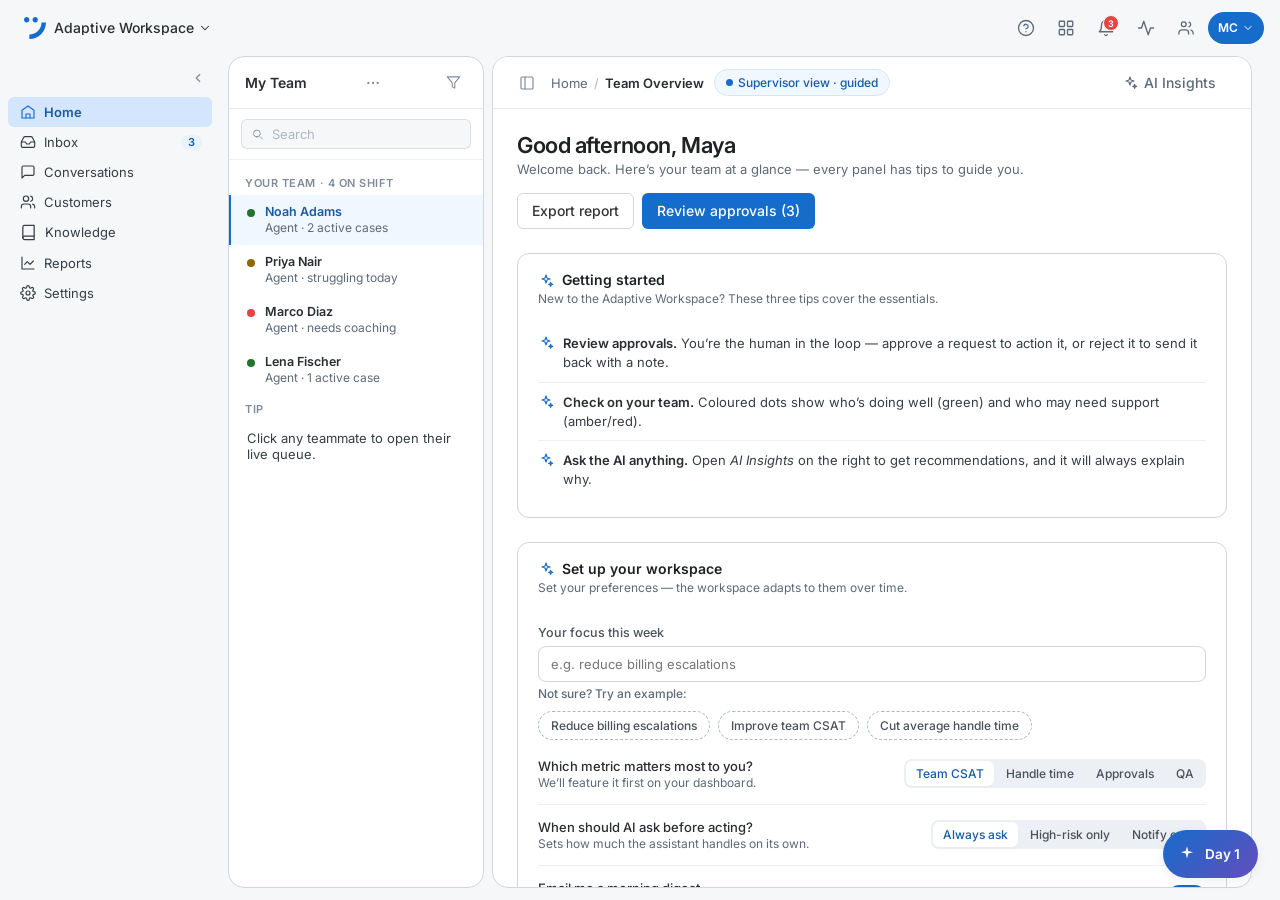
<file: lyra-agentic-ALL/prototype/adaptive-workspace-cea.html>
<!DOCTYPE html>
<html lang="en">
<head>
<meta charset="UTF-8" />
<meta name="viewport" content="width=device-width, initial-scale=1.0" />
<title>CEA · Adaptive Workspace</title>
<style>
@import url("https://fonts.googleapis.com/css2?family=Inter:wght@400;500;600;700&display=swap");

:root {
  --color-bg-surface-shell: #f5f7f9;
  --slate-50:#f5f7f9; --slate-100:#eceff3; --slate-200:#d0d6dc; --slate-300:#acb7c3;
  --slate-400:#7f8b9a; --slate-500:#5d6a79; --slate-600:#49515a; --slate-700:#363d44; --slate-800:#2a2d32;
  --blue-50:#f1f7fe; --blue-100:#e8f2fc; --blue-200:#d3e6fd; --blue-400:#4896ec;
  --blue-600:#166cca; --blue-700:#185ba4; --blue-800:#164479;
  --green-100:#ebfaed; --green-600:#23722d; --green-700:#1f5c27;
  --red-100:#fff0f0; --red-400:#fa7f7f; --red-500:#e34545; --red-600:#b62c2c;
  --yellow-100:#fffae0; --yellow-700:#8e6800;
  /* Lyra semantic tokens */
  --lyra-primary:#166cca; --lyra-primary-hover:#185ba4; --lyra-primary-pressed:#164479;
  --lyra-fg:rgba(0,0,0,0.8); --lyra-fg-secondary:rgba(0,0,0,0.6); --lyra-fg-action:#5d6a79; --lyra-fg-link:#185ba4;
  --lyra-border-subtle:rgba(0,0,0,0.1); --lyra-border-soft:rgba(0,0,0,0.16); --lyra-border-medium:rgba(0,0,0,0.32);
  --lyra-border-active:#185ba4; --lyra-focus:#185ba4;
  --lyra-hover-opacity:rgba(0,0,0,0.04); --lyra-pressed-opacity:rgba(0,0,0,0.08);
  --lyra-hover-secondary:#fbfcfe; --lyra-pressed-secondary:#f5f7f9;
  --lyra-radius-sm:6px; --lyra-radius-md:8px; --lyra-radius-lg:12px; --lyra-radius-xl:16px; --lyra-radius-round:999px;
  --lyra-shadow-xs:0 2px 2px rgba(0,0,0,0.02); --lyra-shadow-sm:0 2px 6px rgba(0,0,0,0.04);
  --lyra-shadow-md:0 4px 12px rgba(0,0,0,0.06); --lyra-shadow-lg:0 12px 24px rgba(0,0,0,0.08); --lyra-shadow-xl:0 20px 40px rgba(0,0,0,0.12);
}
*, *::before, *::after { box-sizing: border-box; margin: 0; padding: 0; }
html, body { height: 100%; font-family: Inter, sans-serif; font-size: 14px; line-height: 1.5; background: var(--color-bg-surface-shell); color: var(--lyra-fg); -webkit-font-smoothing: antialiased; }
@media (prefers-reduced-motion: reduce) { *, *::before, *::after { animation-duration:0.01ms!important; transition-duration:0.01ms!important; } }
.sr-only { position:absolute; width:1px; height:1px; padding:0; margin:-1px; overflow:hidden; clip:rect(0,0,0,0); white-space:nowrap; border:0; }
button { font-family: inherit; }
:focus-visible { outline: 2px solid var(--lyra-focus); outline-offset: 2px; box-shadow: none; border-radius: 6px; }

/* App shell */
.app { height: 100vh; overflow: hidden; background: var(--color-bg-surface-shell); display: flex; flex-direction: column; }
.topbar { height: 56px; background: var(--color-bg-surface-shell); display: flex; align-items: center; padding: 0 16px; flex-shrink: 0; z-index: 200; }
.topbar-brand { display:flex; align-items:center; gap:8px; cursor:pointer; padding:6px 8px; border-radius:6px; transition:background 80ms; flex-shrink:1; min-width:0; }
.topbar-brand svg { flex-shrink:0; }
.topbar-brand:hover { background: rgba(0,0,0,0.04); }
.topbar-product-name { font: 500 14px/1 Inter; color: var(--slate-800); display:flex; align-items:center; gap:4px; white-space:nowrap; overflow:hidden; text-overflow:ellipsis; }
.topbar-spacer { flex:1; min-width:8px; }
.topbar-actions { display:flex; align-items:center; gap:4px; flex-shrink:0; }
.tb-btn { width:36px; height:36px; border-radius:8px; border:none; background:transparent; display:flex; align-items:center; justify-content:center; cursor:pointer; color:var(--slate-500); position:relative; transition:background 80ms; }
.tb-btn:hover { background: rgba(0,0,0,0.04); }
/* Floating adaptation-timeline FAB + slider */
.adapt-fab-wrap { position:fixed; right:22px; bottom:22px; z-index:500; display:flex; flex-direction:column; align-items:flex-end; gap:12px; }
.adapt-fab { display:inline-flex; align-items:center; gap:9px; height:48px; padding:0 18px 0 15px; border:none; border-radius:9999px; background:linear-gradient(135deg,#166cca,#634dbd); color:#fff; font:600 13.5px Inter; cursor:pointer; box-shadow:var(--lyra-shadow-md); transition:transform 140ms, box-shadow 140ms; }
.adapt-fab:hover { transform:translateY(-2px); box-shadow:var(--lyra-shadow-lg); }
.adapt-fab svg { flex-shrink:0; }
.af-label { white-space:nowrap; }
.adapt-slider { width:284px; max-width:calc(100vw - 32px); background:#fff; border:1px solid var(--slate-200); border-radius:16px; box-shadow:var(--lyra-shadow-xl); padding:16px 18px 14px; animation:sigIn 200ms ease; }
.adapt-slider[hidden] { display:none; }
.as-title { font:600 13px Inter; color:var(--slate-800); }
.as-cap { font:400 12px/1.45 Inter; color:var(--slate-500); margin:8px 0 14px; min-height:34px; }
.as-cap strong { color:var(--blue-700); }
.as-range { width:100%; accent-color:var(--blue-600); cursor:pointer; }
.as-ticks { display:flex; justify-content:space-between; margin-top:8px; gap:2px; }
.as-tick { border:none; background:transparent; font:500 10px Inter; color:var(--slate-400); cursor:pointer; padding:2px 0; flex:1; text-align:center; }
.as-tick:first-child { text-align:left; } .as-tick:last-child { text-align:right; }
.as-tick.on { color:var(--blue-700); font-weight:700; }
/* Guidance elements (Day 1) */
.guide-note { display:flex; align-items:flex-start; gap:8px; font:400 12.5px/1.5 Inter; color:var(--slate-600); background:var(--blue-50); border:1px solid var(--blue-200); border-radius:10px; padding:11px 13px; }
.guide-note svg { color:var(--blue-600); flex-shrink:0; margin-top:1px; }
.tip-row { display:flex; align-items:flex-start; gap:9px; padding:10px 0; font:400 13px/1.45 Inter; color:var(--slate-700); }
.tip-row + .tip-row { border-top:1px solid #eceff3; }
.tip-row .tip-ic { color:var(--blue-600); flex-shrink:0; margin-top:1px; }
.tip-row strong { color:var(--slate-800); font-weight:600; }
.setup-field { display:flex; flex-direction:column; gap:6px; padding:12px 0 2px; }
.setup-field label { font:500 12.5px Inter; color:var(--slate-600); }
.setup-field input { border:1px solid var(--slate-200); border-radius:8px; padding:9px 12px; font:400 13px Inter; color:var(--slate-700); outline:none; transition:border-color 120ms, box-shadow 120ms; }
.setup-field input:focus { border-color:var(--blue-600); box-shadow:0 0 0 3px rgba(44,138,242,0.25); }
.live-row { display:flex; align-items:center; gap:10px; padding:9px 0; }
.live-row + .live-row { border-top:1px solid #eceff3; }
.live-body { flex:1; min-width:0; }
.live-name { font:500 13px Inter; color:var(--slate-800); }
.live-ch { font:400 12px Inter; color:var(--slate-500); }
.example-row { display:flex; flex-wrap:wrap; gap:8px; padding:2px 0 4px; }
.example-label { font:500 12px Inter; color:var(--slate-500); width:100%; margin-bottom:2px; }
.example-chip { border:1px dashed var(--slate-300); background:#fff; color:var(--slate-600); border-radius:9999px; padding:6px 12px; font:500 12px Inter; cursor:pointer; transition:background 100ms, border-color 100ms, color 100ms; }
.example-chip:hover { background:var(--blue-50); border-color:var(--blue-200); color:var(--blue-700); }
.setup-actions { display:flex; gap:10px; align-items:center; padding-top:14px; margin-top:4px; border-top:1px solid #eceff3; }
/* Adaptation marker + long-hover tooltip */
.adapt-mark { display:inline-flex; align-items:center; justify-content:center; width:16px; height:16px; border-radius:9999px; color:var(--blue-600); background:var(--blue-50); cursor:default; flex-shrink:0; vertical-align:middle; outline:none; transition:background 120ms, transform 120ms; }
.adapt-mark:hover, .adapt-mark:focus-visible { background:var(--blue-100); transform:scale(1.08); }
.adapt-mark:focus-visible { box-shadow:0 0 0 3px rgba(44,138,242,0.25); }
.adapt-tip-float { position:fixed; width:232px; max-width:calc(100vw - 16px); background:var(--slate-800); color:#fff; border-radius:9px; padding:10px 12px; font:400 12px/1.5 Inter; box-shadow:var(--lyra-shadow-lg); z-index:1000; opacity:0; transform:translateY(4px); transition:opacity 140ms, transform 140ms; pointer-events:none; }
.adapt-tip-float.show { opacity:1; transform:translateY(0); }
.adapt-tip-title { display:block; font:600 10.5px/1 Inter; letter-spacing:0.04em; text-transform:uppercase; color:#d3e6fd; margin-bottom:5px; }
.adapt-tip-hint { display:block; margin-top:7px; padding-top:6px; border-top:1px solid rgba(255,255,255,0.16); font:400 11px Inter; color:var(--slate-300); }
/* Mini-chat: human feedback on an adapted element */
.mini-chat { position:fixed; width:308px; max-width:calc(100vw - 16px); background:#fff; border:1px solid var(--slate-200); border-radius:12px; box-shadow:var(--lyra-shadow-xl); z-index:1100; display:flex; flex-direction:column; overflow:hidden; opacity:0; transform:translateY(6px); transition:opacity 150ms, transform 150ms; }
.mini-chat.show { opacity:1; transform:translateY(0); }
.mc-head { display:flex; align-items:center; gap:7px; padding:10px 12px; border-bottom:1px solid var(--slate-100); }
.mc-head .mc-title { flex:1; min-width:0; display:flex; align-items:center; gap:6px; font:600 12.5px Inter; color:var(--slate-800); white-space:nowrap; overflow:hidden; text-overflow:ellipsis; }
.mc-head .mc-title svg { color:var(--blue-600); flex-shrink:0; }
.mc-close { width:24px; height:24px; border:none; background:transparent; color:var(--slate-400); border-radius:6px; cursor:pointer; display:flex; align-items:center; justify-content:center; flex-shrink:0; }
.mc-close:hover { background:var(--slate-100); color:var(--slate-700); }
.mc-log { max-height:230px; overflow-y:auto; padding:12px; display:flex; flex-direction:column; gap:8px; }
.mc-bot, .mc-user { font:400 12.5px/1.5 Inter; padding:8px 11px; border-radius:11px; max-width:90%; word-wrap:break-word; animation:sigIn 220ms cubic-bezier(0.4,0,0.2,1); }
.mc-bot { background:var(--slate-100); color:var(--slate-700); align-self:flex-start; border-bottom-left-radius:3px; }
.mc-user { background:var(--blue-600); color:#fff; align-self:flex-end; border-bottom-right-radius:3px; }
.mc-chips { display:flex; flex-wrap:wrap; gap:6px; padding:2px 12px 10px; }
.mc-chip { border:1px solid var(--slate-200); background:#fff; color:var(--slate-600); border-radius:9999px; padding:5px 10px; font:500 11.5px Inter; cursor:pointer; transition:background 100ms, border-color 100ms, color 100ms; }
.mc-chip:hover { background:var(--blue-50); border-color:var(--blue-200); color:var(--blue-700); }
.mc-ctx { padding:8px 12px 0; }
.mc-ctx-chip { display:inline-flex; align-items:center; gap:5px; background:var(--blue-50); color:var(--blue-700); border:1px solid var(--blue-200); border-radius:7px; padding:4px 6px 4px 8px; font:500 12px Inter; max-width:100%; }
.mc-ctx-chip .hash { opacity:0.6; font-weight:600; }
.mc-ctx-x { border:none; background:transparent; color:var(--blue-700); cursor:pointer; display:flex; align-items:center; padding:2px; border-radius:4px; opacity:0.65; }
.mc-ctx-x:hover { opacity:1; background:var(--blue-100); }
.mc-input { display:flex; gap:6px; padding:10px 12px; border-top:1px solid var(--slate-100); }
.mc-input input { flex:1; min-width:0; border:1px solid var(--slate-200); border-radius:8px; padding:8px 10px; font:400 12.5px Inter; color:var(--slate-700); outline:none; transition:border-color 120ms, box-shadow 120ms; }
.mc-input input:focus { border-color:var(--blue-600); box-shadow:0 0 0 3px rgba(44,138,242,0.25); }
.mc-send { border:none; background:var(--blue-600); color:#fff; border-radius:8px; padding:0 12px; cursor:pointer; display:flex; align-items:center; }
.mc-send:hover { background:var(--blue-700); }
.unadapted { outline:1px dashed var(--slate-300); outline-offset:2px; }
.mc-follow { display:flex; flex-wrap:wrap; gap:6px; margin-top:9px; }
.mc-follow .mc-chip { font-size:11px; padding:4px 9px; }
.mc-mini { margin-top:7px; padding-top:7px; border-top:1px solid rgba(0,0,0,0.08); font:400 11px/1.5 Inter; color:var(--slate-500); }
.mc-list { margin:6px 0 0; padding-left:15px; }
.mc-list li { margin:2px 0; }
.assist-chat { left:auto !important; top:auto !important; right:20px; bottom:20px; width:342px; border-color:var(--blue-200); }
.assist-chat .mc-head { background:var(--blue-50); border-bottom-color:var(--blue-200); }
.ac-note { padding:11px 14px 3px; font:400 12px/1.45 Inter; color:var(--slate-500); }
.ac-input { display:flex; align-items:center; gap:10px; padding:12px 12px 12px 14px; }
.ac-input .ac-plus { color:var(--slate-400); flex-shrink:0; display:flex; }
.ac-input input { flex:1; min-width:0; border:none; outline:none; font:400 14px Inter; color:var(--slate-700); background:transparent; }
.ac-input input::placeholder { color:var(--slate-400); }
.ac-mic { width:32px; height:32px; border-radius:9999px; background:var(--blue-50); color:var(--blue-600); display:flex; align-items:center; justify-content:center; border:none; cursor:pointer; flex-shrink:0; transition:background 120ms; }
.ac-mic:hover { background:var(--blue-100); }
.ac-menu { padding:4px 6px 8px; display:flex; flex-direction:column; }
.ac-fallback { padding:11px 14px 0; font:500 11.5px Inter; color:var(--slate-500); border-top:1px solid var(--slate-100); }
.ac-item { display:flex; align-items:center; gap:12px; padding:10px 11px; border-radius:8px; cursor:pointer; font:400 13.5px Inter; color:var(--slate-800); background:transparent; border:none; text-align:left; width:100%; }
.ac-item:hover { background:var(--slate-50); }
.ac-item .ac-ic { color:var(--slate-500); display:flex; flex-shrink:0; }
.ac-item:hover .ac-ic { color:var(--blue-600); }
.ac-item .ac-kind { margin-left:auto; font:600 9.5px/1 Inter; letter-spacing:0.04em; text-transform:uppercase; color:var(--slate-400); flex-shrink:0; }
.assist-chat .mc-log { border-top:1px solid var(--slate-100); }
.assist-chat .mc-log:empty { display:none; border:none; }
/* Automated-workflow suggestion (reactive) */
.auto-suggest { left:auto !important; top:auto !important; right:20px; bottom:20px; width:330px; border-color:#facb33; }
.auto-head { background:#fffae0; border-bottom-color:#ffe680; }
.auto-head .mc-title svg { color:var(--yellow-700); }
.auto-body { padding:13px 14px; font:400 13px/1.55 Inter; color:var(--slate-700); }
.auto-save { margin-top:10px; display:inline-flex; align-items:center; gap:5px; font:600 12px Inter; color:var(--green-700); background:var(--green-100); padding:4px 10px; border-radius:9999px; }
.auto-actions { display:flex; gap:8px; padding:0 14px 14px; }
.auto-actions .btn { flex:1; justify-content:center; }
.auto-rule { display:flex; align-items:center; gap:8px; margin-bottom:12px; padding:9px 11px; border-radius:9px; background:#fffae0; border:1px solid #ffe680; font:500 12.5px Inter; color:var(--slate-700); animation:sigIn 300ms cubic-bezier(0.4,0,0.2,1); }
.auto-rule .bolt { color:var(--yellow-700); flex-shrink:0; display:flex; }
.auto-rule-off { margin-left:auto; border:none; background:transparent; color:var(--slate-500); font:500 11.5px Inter; cursor:pointer; text-decoration:underline; flex-shrink:0; }
.apr-decided.auto { background:#fffae0; color:var(--yellow-700); }
/* Ways to work faster (passive spotlight) */
.opt-row { display:flex; align-items:center; gap:12px; padding:11px 0; }
.opt-row + .opt-row { border-top:1px solid #eceff3; }
.opt-body { flex:1; min-width:0; }
.opt-title { font:500 13px Inter; color:var(--slate-800); }
.opt-meta { font:400 12px Inter; color:var(--slate-500); margin-top:2px; }
.opt-save { font:600 12px Inter; color:var(--green-700); flex-shrink:0; white-space:nowrap; }
.opt-enable { flex-shrink:0; }
/* Customize: cog only on Day 30, revealed on hover */
.card-tools { display:flex; align-items:center; gap:2px; opacity:0; transition:opacity 120ms; flex-shrink:0; }
.card:hover .card-tools, .card-tools:focus-within { opacity:1; }
.ct-btn { width:26px; height:26px; border-radius:6px; border:none; background:transparent; color:var(--slate-400); display:flex; align-items:center; justify-content:center; cursor:pointer; transition:background 120ms, color 120ms; }
.ct-btn:hover { background:var(--slate-100); color:var(--slate-700); }
.ct-btn:focus-visible { opacity:1; box-shadow:0 0 0 2px var(--blue-200); }
.ct-resize, .ct-switch, .ct-drag { display:none; }
/* card-grid widgets get the full toolset (drag · resize · switch); two-col dashboards get drag + resize */
.card-grid > .card .ct-resize, .card-grid > .card .ct-switch, .card-grid > .card .ct-drag,
.two-col > .card .ct-resize, .two-col > .card .ct-drag,
.two-col-wide > .card .ct-resize, .two-col-wide > .card .ct-drag { display:flex; }
.ct-drag { cursor:grab; }
.ct-drag:active { cursor:grabbing; }
.card.dragging { cursor:grabbing; }
.card.dense .card-body { padding:9px 15px 11px; }
.card.dense .team-row, .card.dense .live-row, .card.dense .topic-row, .card.dense .li, .card.dense .apr { padding:6px 0; }
/* Compact shows less detail than standard */
.card.dense .card-sub { display:none; }
.card.dense .li-meta, .card.dense .apr-meta, .card.dense .live-ch, .card.dense .cz-mini-m, .card.dense .topic-delta, .card.dense .sig-why { display:none; }
.card.dense .cz-mini-b { margin-top:0; }
.card.hide-scores .team-score, .card.hide-scores .cz-score { display:none; }
/* Table / compact display modes */
.cz-table { width:100%; border-collapse:collapse; font:400 13px Inter; }
.cz-table th { text-align:left; font:600 11px/1 Inter; letter-spacing:0.03em; text-transform:uppercase; color:var(--slate-400); padding:0 0 8px; border-bottom:1px solid var(--slate-200); }
.cz-table td { padding:9px 0; border-bottom:1px solid #eceff3; color:var(--slate-700); }
.cz-table td:last-child, .cz-table th:last-child { text-align:right; }
.cz-ava { display:inline-flex; width:22px; height:22px; border-radius:9999px; color:#fff; font:600 10px/22px Inter; text-align:center; justify-content:center; margin-right:8px; vertical-align:middle; }
.cz-score { font-weight:600; color:#1e2124; }
.cz-compact { display:flex; flex-direction:column; gap:2px; }
.cz-crow { display:flex; align-items:center; gap:8px; padding:5px 0; font:400 13px Inter; color:var(--slate-700); }
.cz-cname { flex:1; min-width:0; }
.cz-cscore { font:600 13px Inter; color:#1e2124; }
/* Customize popover */
.cz-pop { position:fixed; width:270px; max-width:calc(100vw - 16px); background:#fff; border:1px solid var(--slate-200); border-radius:12px; box-shadow:var(--lyra-shadow-xl); z-index:1100; opacity:0; transform:translateY(6px); transition:opacity 140ms, transform 140ms; }
.cz-pop.show { opacity:1; transform:translateY(0); }
.cz-group { padding:12px 14px; border-bottom:1px solid var(--slate-100); }
.cz-group:last-child { border-bottom:none; }
.cz-label { font:600 11px/1 Inter; letter-spacing:0.03em; text-transform:uppercase; color:var(--slate-400); margin-bottom:8px; }
.cz-seg { display:flex; gap:4px; background:var(--slate-100); border-radius:8px; padding:3px; }
.cz-opt { flex:1; border:none; background:transparent; border-radius:6px; padding:6px 8px; font:500 12px Inter; color:var(--slate-600); cursor:pointer; }
.cz-opt.on { background:#fff; color:var(--blue-700); box-shadow:var(--lyra-shadow-xs); }
.cz-toggle { display:flex; align-items:center; justify-content:space-between; font:400 13px Inter; color:var(--slate-700); }
.cz-ai { width:100%; display:flex; align-items:center; gap:8px; justify-content:center; border:1px dashed var(--blue-200); background:var(--blue-50); color:var(--blue-700); border-radius:8px; padding:9px; font:600 12.5px Inter; cursor:pointer; }
.cz-ai:hover { background:var(--blue-100); }
.cz-pop { max-height:calc(100vh - 32px); overflow-y:auto; }
.cz-viz-grid { display:grid; grid-template-columns:repeat(5,1fr); gap:5px; }
.cz-viz { display:flex; flex-direction:column; align-items:center; gap:4px; padding:8px 2px; border:1px solid var(--slate-200); border-radius:8px; background:#fff; color:var(--slate-500); cursor:pointer; font:500 9.5px Inter; transition:border-color 120ms, color 120ms, background 120ms; }
.cz-viz span { color:var(--slate-600); }
.cz-viz:hover { border-color:var(--blue-200); color:var(--blue-600); }
.cz-viz.on { border-color:var(--blue-600); color:var(--blue-700); background:var(--blue-50); }
.cz-viz.on span { color:var(--blue-700); }
.cz-pal-row { display:flex; gap:6px; }
.cz-pal { display:flex; gap:0; padding:3px; border:1px solid var(--slate-200); border-radius:7px; background:#fff; cursor:pointer; overflow:hidden; }
.cz-pal span { width:12px; height:18px; }
.cz-pal span:first-child { border-radius:3px 0 0 3px; } .cz-pal span:last-child { border-radius:0 3px 3px 0; }
.cz-pal.on { border-color:var(--blue-600); box-shadow:0 0 0 2px var(--blue-100); }
.cz-field { display:flex; align-items:center; justify-content:space-between; padding:6px 2px; font:400 13px Inter; color:var(--slate-700); cursor:pointer; }
.cz-field input { accent-color:var(--blue-600); width:15px; height:15px; cursor:pointer; }
.cz-num { display:flex; flex-direction:column; align-items:flex-start; padding:6px 0; }
.cz-num .v { font:600 40px/1 Inter; letter-spacing:-0.03em; }
.cz-num .l { font:400 12px Inter; color:var(--slate-500); margin-top:6px; }
.cz-linelbl { display:flex; justify-content:space-between; padding:4px 14px 0; }
.cz-linelbl span { font:600 10px Inter; color:var(--slate-400); }
.cz-donut { display:flex; align-items:center; gap:14px; }
.cz-donleg { display:flex; flex-direction:column; gap:6px; flex:1; min-width:0; }
.cz-leg { display:flex; align-items:center; gap:7px; font:400 12px Inter; color:var(--slate-700); }
.cz-legd { width:9px; height:9px; border-radius:2px; flex-shrink:0; }
.cz-legn { flex:1; min-width:0; white-space:nowrap; overflow:hidden; text-overflow:ellipsis; }
.cz-legv { font-weight:600; color:#1e2124; }
.cz-cards { display:grid; grid-template-columns:repeat(auto-fill, minmax(150px, 1fr)); gap:10px; }
.cz-mini { border:1px solid var(--slate-200); border-radius:9px; padding:10px 11px; background:#fff; }
.cz-mini-top { display:flex; align-items:center; gap:8px; margin-bottom:5px; }
.cz-mini-t { font:600 12.5px/1.25 Inter; color:var(--slate-800); }
.cz-mini-m { font:400 11.5px/1.4 Inter; color:var(--slate-500); }
.cz-mini-b { margin-top:7px; }
.cz-sum { font:400 13px/1.6 Inter; color:var(--slate-700); }
.cz-sum strong { color:#1e2124; }
/* Per-card theme + font */
.card.card-dark { background:#171a1c; border-color:#2a2d32; }
.card.card-dark .card-title { color:#f5f7f9; }
.card.card-dark .card-sub, .card.card-dark .li-meta, .card.card-dark .apr-meta, .card.card-dark .live-ch, .card.card-dark .cz-mini-m, .card.card-dark .topic-count, .card.card-dark .cz-num .l { color:#7f8b9a; }
.card.card-dark .team-name, .card.card-dark .li-title, .card.card-dark .live-name, .card.card-dark .apr-title, .card.card-dark .cz-cname, .card.card-dark .cz-cscore, .card.card-dark .cz-mini-t, .card.card-dark .cz-sum, .card.card-dark .topic-name, .card.card-dark .cz-legn { color:#d0d6dc; }
.card.card-dark .cz-sum strong, .card.card-dark .cz-legv, .card.card-dark .cz-score { color:#f5f7f9; }
.card.card-dark .cz-table th { color:#7f8b9a; border-color:#2a2d32; }
.card.card-dark .cz-table td { color:#acb7c3; border-color:#2a2d32; }
.card.card-dark .team-bar-bg { background:#2a2d32; }
.card.card-dark .cz-mini { background:#2a2d32; border-color:#363d44; }
.card.card-dark .li + .li, .card.card-dark .apr + .apr, .card.card-dark .team-row + .team-row, .card.card-dark .topic-row + .topic-row { border-color:#2a2d32; }
.card.card-dark .ct-btn { color:#7f8b9a; }
.card.card-dark .ct-btn:hover { background:#2a2d32; color:#acb7c3; }
.card.font-serif, .card.font-serif * { font-family:Georgia, 'Times New Roman', serif !important; }
.card.font-mono, .card.font-mono * { font-family:ui-monospace, 'SF Mono', Menlo, monospace !important; }
.cz-pfmt { display:flex; flex-direction:column; align-items:center; gap:4px; padding:8px 2px; border:1px solid var(--slate-200); border-radius:8px; background:#fff; color:var(--slate-500); cursor:pointer; font:500 10px Inter; transition:border-color 120ms, color 120ms, background 120ms; }
.cz-pfmt span { color:var(--slate-600); }
.cz-pfmt:hover { border-color:var(--blue-200); color:var(--blue-600); }
.cz-pfmt.on { border-color:var(--blue-600); color:var(--blue-700); background:var(--blue-50); }
.cz-pfmt.on span { color:var(--blue-700); }
.sec-cog { color:var(--slate-400); }
/* Panel: accordion */
.acc { border-bottom:1px solid #eceff3; }
.acc-h { display:flex; align-items:center; gap:6px; width:100%; border:none; background:transparent; cursor:pointer; font:600 11px/1 Inter; letter-spacing:0.05em; text-transform:uppercase; color:var(--slate-400); padding:10px 16px 8px; text-align:left; }
.acc-h:hover { color:var(--slate-600); }
.acc-chev { margin-left:auto; display:flex; color:var(--slate-400); transition:transform 180ms cubic-bezier(0.4,0,0.2,1); transform:rotate(90deg); }
.acc.collapsed .acc-chev { transform:rotate(0deg); }
.acc.collapsed .acc-b { display:none; }
/* Panel: compact */
.panel-compact .case-item { padding:6px 16px; }
.panel-compact .case-desc { display:none; }
.panel-compact .sec-lite { padding:6px 16px; }
.panel-compact .shortcut-row { padding:7px 9px; margin:4px 12px 0; }
/* Editable card grid (Pass 2: layout) */
.card-grid { display:grid; grid-template-columns:repeat(2,1fr); gap:20px; align-items:start; }
.card-grid > .card.span-2, .two-col > .card.span-2, .two-col-wide > .card.span-2 { grid-column:1 / -1; }
@media (max-width:1180px){ .card-grid { grid-template-columns:1fr; } .card-grid > .card.span-2 { grid-column:auto; } }
.card.dragging { opacity:0.45; outline:2px solid #4896ec !important; }
/* Add widget */
.add-widget { width:100%; display:flex; align-items:center; justify-content:center; gap:8px; padding:16px; border:1.5px dashed var(--slate-300); border-radius:12px; background:transparent; color:var(--slate-500); font:600 13px Inter; cursor:pointer; transition:border-color 120ms, color 120ms, background 120ms; }
.add-widget:hover { border-color:var(--blue-400,#4896ec); color:var(--blue-700); background:var(--blue-50); }
.aw-note { padding:11px 14px 4px; font:400 12px/1.4 Inter; color:var(--slate-500); }
.aw-menu { padding:4px 6px 6px; display:flex; flex-direction:column; }
.aw-item { display:flex; align-items:center; gap:11px; padding:10px 11px; border-radius:8px; cursor:pointer; font:500 13px Inter; color:var(--slate-800); background:transparent; border:none; text-align:left; width:100%; }
.aw-item:hover { background:var(--slate-50); }
.aw-item .aw-ic { color:var(--blue-600); display:flex; flex-shrink:0; }

/* ── Adaptation density: smoothly interpolated by --d (1 = spacious/guided … 0 = dense/expert) ── */
.content-body { padding: calc(14px + var(--d,1)*18px) calc(20px + var(--d,1)*12px) calc(20px + var(--d,1)*20px); transition: padding 350ms ease; }
.persona-view { gap: calc(14px + var(--d,1)*16px); }
.card-grid, .two-col-wide { gap: calc(14px + var(--d,1)*16px); transition: gap 350ms ease; }
.hero h1 { font-size: calc(19px + var(--d,1)*6px); }
.card-header { padding: calc(12px + var(--d,1)*8px) calc(15px + var(--d,1)*7px) 0; }
.card-body { padding: calc(8px + var(--d,1)*8px) calc(15px + var(--d,1)*7px) calc(11px + var(--d,1)*9px); transition: padding 350ms ease; }
.kpi-row { gap: calc(10px + var(--d,1)*8px); }
.kpi-tile { min-width:112px; padding: calc(10px + var(--d,1)*8px) calc(13px + var(--d,1)*7px); }
.kpi-value { font-size: calc(23px + var(--d,1)*7px); }
.tb-badge { position:absolute; top:5px; right:5px; min-width:16px; height:16px; border-radius:9999px; background:var(--red-500); color:#fff; font:600 9px/16px Inter; text-align:center; border:1.5px solid var(--color-bg-surface-shell); padding:0 3px; }
.tb-avatar { height:32px; border:none; border-radius:9999px; background:var(--blue-600); color:#fff; font:600 12px/32px Inter; padding:0 10px; cursor:pointer; display:flex; align-items:center; gap:4px; transition:background 80ms; }
.tb-avatar:hover { filter: brightness(0.92); }
.tb-avatar svg { transition: transform 140ms cubic-bezier(0.4,0,0.2,1); }
.user-menu.open .tb-avatar svg { transform: rotate(180deg); }

/* User switcher */
.user-menu { position: relative; }
.user-dropdown { position:absolute; top:42px; right:0; width:258px; background:#fff; border:1px solid var(--slate-200); border-radius:12px; box-shadow:var(--lyra-shadow-lg); padding:6px; z-index:300; opacity:0; transform:translateY(-6px); pointer-events:none; transition:opacity 140ms cubic-bezier(0.4,0,0.2,1), transform 140ms cubic-bezier(0.4,0,0.2,1); }
.user-menu.open .user-dropdown { opacity:1; transform:translateY(0); pointer-events:auto; }
.dd-label { font:600 11px/1 Inter; letter-spacing:0.05em; text-transform:uppercase; color:var(--slate-400); padding:8px 10px 5px; }
.dd-user { display:flex; align-items:center; gap:10px; padding:8px 10px; border-radius:8px; cursor:pointer; border:none; background:none; width:100%; text-align:left; }
.dd-user:hover { background: var(--slate-50); }
.dd-ava { width:34px; height:34px; border-radius:9999px; display:grid; place-items:center; color:#fff; font:600 12px Inter; flex-shrink:0; }
.dd-info { flex:1; min-width:0; display:flex; flex-direction:column; gap:1px; }
.dd-name { font:500 13px/1.3 Inter; color:var(--slate-800); }
.dd-role { font:400 12px/1.3 Inter; color:var(--slate-500); }
.dd-check { color:var(--blue-600); display:none; flex-shrink:0; }
.dd-user.active .dd-check { display:inline-flex; }
.dd-user.active .dd-name { color:var(--blue-700); font-weight:600; }

/* Shell row */
.shell { flex:1; display:flex; overflow:hidden; min-height:0; padding:0 12px 0 0; gap:8px; }
.main-nav-expanded { width:220px; background:var(--color-bg-surface-shell); display:flex; flex-direction:column; padding:8px 0 12px; flex-shrink:0; overflow:hidden; gap:1px; transition:width 220ms cubic-bezier(0.4,0,0.2,1); }
.main-nav-expanded.nav-collapsed { width:56px; }
.main-nav-expanded.nav-collapsed .nav-label { display:none; }
.main-nav-expanded.nav-collapsed .nav-row { justify-content:center; padding:8px 0; margin:0 6px; }
.main-nav-expanded.nav-collapsed .nav-count { display:none; }
.nav-exp-toggle { align-self:flex-end; margin-right:8px; margin-bottom:4px; width:28px; height:28px; border-radius:6px; border:none; background:transparent; color:var(--slate-400); display:flex; align-items:center; justify-content:center; cursor:pointer; transition:background 80ms; }
.nav-exp-toggle:hover { background: rgba(0,0,0,0.04); }
.nav-exp-toggle svg { transition: transform 220ms cubic-bezier(0.4,0,0.2,1); }
.main-nav-expanded.nav-collapsed .nav-exp-toggle { align-self:center; margin-right:0; }
.main-nav-expanded.nav-collapsed .nav-exp-toggle svg { transform: rotate(180deg); }
.nav-row { display:flex; align-items:center; gap:8px; padding:7px 10px 7px 12px; margin:0 8px; border-radius:6px; cursor:pointer; font:400 13px/1 Inter; color:var(--slate-700); transition:background 80ms; border:none; background:transparent; width:calc(100% - 16px); text-align:left; }
.nav-row:hover { background: rgba(0,0,0,0.04); }
.nav-row.active { background:var(--blue-200); color:var(--blue-700); font-weight:600; }
.nav-row.active svg { color: var(--blue-600); }
.nav-row .nav-count { margin-left:auto; font:600 11px/1 Inter; background:var(--blue-100); color:var(--blue-700); padding:2px 7px; border-radius:9999px; }
.nav-row.active .nav-count { background: var(--blue-200); }

/* Secondary nav */
.secondary-nav { width:256px; background:#fff; border-radius:16px; border:1px solid var(--slate-200); display:flex; flex-direction:column; flex-shrink:0; overflow:hidden; margin-bottom:12px; transition:width 220ms cubic-bezier(0.4,0,0.2,1); }
.secondary-nav.sec-hidden { width:0; margin:0; border:none; }
.sec-header { height:52px; padding:0 16px; display:flex; align-items:center; justify-content:space-between; border-bottom:1px solid rgba(0,0,0,0.08); flex-shrink:0; }
.sec-title { font:600 14px/1 Inter; color:var(--slate-800); white-space:nowrap; }
.sec-header-btn { width:28px; height:28px; border-radius:6px; border:none; background:transparent; color:var(--slate-400); display:flex; align-items:center; justify-content:center; cursor:pointer; transition:background 80ms; }
.sec-header-btn:hover { background: rgba(0,0,0,0.04); }
.sec-search { padding:10px 12px; border-bottom:1px solid rgba(0,0,0,0.06); flex-shrink:0; }
.sec-search-inner { display:flex; align-items:center; gap:8px; background:var(--slate-50); border:1px solid rgba(0,0,0,0.1); border-radius:6px; padding:6px 10px; }
.sec-search-inner input { border:none; outline:none; background:transparent; font:400 13px Inter; color:var(--slate-700); width:100%; }
.sec-search-inner input::placeholder { color: var(--slate-300); }
.sec-body { flex:1; overflow-y:auto; padding:8px 0; }
.sec-group { font:600 11px/1 Inter; letter-spacing:0.05em; text-transform:uppercase; color:var(--slate-400); padding:10px 16px 6px; }
.case-item { display:flex; gap:10px; align-items:flex-start; padding:9px 16px; cursor:pointer; transition:background 80ms; border-left:2px solid transparent; }
.case-item:hover { background:var(--slate-50); }
.case-item.active { background:var(--blue-50); border-left-color:var(--blue-600); }
.case-dot { width:8px; height:8px; border-radius:9999px; margin-top:5px; flex-shrink:0; background:var(--slate-300); }
.case-dot.hot { background:var(--red-500); }
.case-dot.warm { background:var(--yellow-700); }
.case-dot.ok { background:var(--green-600); }
.case-main { min-width:0; }
.case-id { font:600 12.5px/1.3 Inter; color:var(--slate-800); }
.case-item.active .case-id { color:var(--blue-700); }
.case-desc { font:400 12px/1.3 Inter; color:var(--slate-500); white-space:nowrap; overflow:hidden; text-overflow:ellipsis; }
.sec-lite { display:flex; align-items:center; gap:8px; padding:9px 16px; font:400 13px Inter; color:var(--slate-700); cursor:pointer; border-left:2px solid transparent; }
.sec-lite:hover { background:var(--slate-50); }
.sec-section { display:flex; align-items:center; gap:6px; font:600 12.5px/1 Inter; color:var(--slate-700); padding:14px 16px 6px; }
.sec-badge { margin-left:auto; font:600 11px/1 Inter; background:var(--blue-100); color:var(--blue-700); padding:2px 7px; border-radius:9999px; }
.shortcut-row { display:flex; align-items:center; gap:10px; margin:6px 12px 0; padding:9px 11px; border:1px solid var(--slate-200); border-radius:9px; background:#fff; cursor:pointer; transition:border-color 120ms, background 120ms; }
.shortcut-row:hover { border-color:var(--blue-200); background:var(--blue-50); }
.shortcut-row .sc-ic { display:flex; color:var(--blue-600); flex-shrink:0; }
.shortcut-row .sc-body { flex:1; min-width:0; }
.shortcut-row .sc-title { font:600 12.5px/1.2 Inter; color:var(--slate-800); white-space:nowrap; overflow:hidden; text-overflow:ellipsis; }
.shortcut-row .sc-ctx { font:400 11.5px Inter; color:var(--slate-500); margin-top:2px; }
.shortcut-row .sc-arrow { color:var(--slate-300); flex-shrink:0; display:flex; }
.shortcut-row:hover .sc-arrow { color:var(--blue-600); }
.sig-live { width:7px; height:7px; border-radius:50%; background:var(--green-600); animation:pulse 1.6s cubic-bezier(0.4,0,0.2,1) infinite; }
.sig-section { border-top:1px solid #eceff3; margin-top:6px; }
.sig-header { display:flex; align-items:center; gap:6px; font:600 12.5px/1 Inter; color:var(--slate-700); padding:12px 16px 8px; cursor:pointer; user-select:none; outline:none; }
.sig-header:hover { color:#1e2124; }
.sig-header:focus-visible { box-shadow:inset 0 0 0 2px var(--blue-200); border-radius:6px; }
.sig-chevron { margin-left:auto; display:flex; color:var(--slate-400); transition:transform 180ms cubic-bezier(0.4,0,0.2,1); }
.sig-section.collapsed .sig-chevron { transform:rotate(-90deg); }
.sig-section.collapsed .sig-feed { display:none; }
.sig-feed { max-height:172px; overflow-y:auto; padding:0 12px 10px; display:flex; flex-direction:column; gap:0; }
.sig-row { display:flex; align-items:center; gap:8px; padding:5px 4px; border-radius:6px; animation:sigIn 260ms cubic-bezier(0.4,0,0.2,1); }
.sig-row:hover { background:var(--slate-50); }
.sig-dot { width:8px; height:8px; border-radius:50%; flex-shrink:0; margin-top:4px; }
.sd-auto { background:#166cca; }
.sd-appr { background:#e1710b; }
.sd-man { background:#11737c; }
.sig-legend { display:flex; flex-wrap:wrap; gap:12px; padding:2px 14px 8px; }
.sig-legend .ll { display:inline-flex; align-items:center; gap:5px; font:400 10.5px Inter; color:var(--slate-500); }
.sig-legend .sig-ld { width:8px; height:8px; border-radius:50%; }
.sig-section.collapsed .sig-legend { display:none; }
.sig-body { flex:1; min-width:0; }
.sig-name { font:500 11.5px/1.2 Inter; color:var(--slate-700); white-space:nowrap; overflow:hidden; text-overflow:ellipsis; }
.sig-comp { font:400 10.5px Inter; color:var(--slate-400); white-space:nowrap; overflow:hidden; text-overflow:ellipsis; }
.sig-time { font:400 10.5px Inter; color:var(--slate-400); flex-shrink:0; align-self:flex-start; margin-top:2px; }
.sig-why { font:400 10.5px/1.4 Inter; color:var(--slate-400); margin-top:2px; }
.sig-feed.expanded { max-height:320px; }
.sig-row { align-items:flex-start; }
.sig-empty { font:400 12px Inter; color:var(--slate-400); padding:8px 4px; }
.sig-foot { display:flex; align-items:center; justify-content:space-between; padding:4px 14px 10px; }
.sig-count { font:400 11px Inter; color:var(--slate-400); }
.sig-history { border:none; background:transparent; color:var(--blue-600); font:600 11.5px Inter; cursor:pointer; padding:2px; }
.sig-history:hover { text-decoration:underline; }
.sig-section.collapsed .sig-foot { display:none; }
@keyframes sigIn { from { opacity:0; transform:translateY(-4px); } to { opacity:1; transform:translateY(0); } }
.sec-lite.active { background:var(--blue-50); color:var(--blue-700); font-weight:500; border-left-color:var(--blue-600); }
.sec-lite svg { color:var(--slate-400); flex-shrink:0; }
.sec-lite.active svg { color:var(--blue-600); }

/* Content area */
.content-area { flex:1; display:flex; flex-direction:column; overflow:hidden; min-width:0; min-height:0; background:#fff; border-radius:16px; border:1px solid var(--slate-200); margin-bottom:12px; }
.breadcrumb-bar { height:52px; background:#fff; border-bottom:1px solid rgba(0,0,0,0.08); display:flex; align-items:center; padding:0 20px; gap:10px; flex-shrink:0; }
.panel-toggle-btn { width:28px; height:28px; border-radius:6px; border:none; background:transparent; color:var(--slate-400); display:flex; align-items:center; justify-content:center; cursor:pointer; transition:background 80ms; flex-shrink:0; }
.panel-toggle-btn:hover { background: rgba(0,0,0,0.04); }
.breadcrumb-path { display:flex; align-items:center; gap:6px; font:400 13px Inter; color:var(--slate-500); white-space:nowrap; }
.breadcrumb-path .sep { color:var(--slate-300); }
.breadcrumb-path .current { font-weight:600; color:var(--slate-800); }
.breadcrumb-path a { color:var(--slate-500); text-decoration:none; cursor:pointer; }
.breadcrumb-path a:hover { color: var(--blue-600); }
.breadcrumb-spacer { flex:1; }
.page-actions { display:flex; gap:8px; align-items:center; }
.btn { display:inline-flex; align-items:center; justify-content:center; gap:6px; height:36px; padding:0 14px; border-radius:var(--lyra-radius-sm); font:500 14px/20px Inter; cursor:pointer; transition:background 80ms,border-color 80ms,color 80ms; border:1px solid transparent; white-space:nowrap; }
.btn-outline { background:var(--bg-none,transparent); color:var(--lyra-fg); border:1px solid var(--lyra-border-soft); }
.btn-outline:hover { background: var(--lyra-hover-secondary); border-color: var(--lyra-border-medium); }
.btn-outline:active { background: var(--lyra-pressed-secondary); }
.btn-primary { background:var(--lyra-primary); color:#fff; border:1px solid transparent; }
.btn-primary:hover { background: var(--lyra-primary-hover); }
.btn-primary:active { background: var(--lyra-primary-pressed); }
.btn-ghost { background:transparent; color:var(--lyra-fg-action); border:1px solid transparent; }
.btn-ghost:hover { background: var(--lyra-hover-opacity); }
.btn-ghost:active { background: var(--lyra-pressed-opacity); }
.btn.applied { background:var(--green-100); color:var(--green-700); border-color:transparent; box-shadow:none; pointer-events:none; }
.content-body { flex:1; overflow-y:auto; padding:24px 24px 32px; }

/* Persona view + morph */
.persona-view { display:flex; flex-direction:column; gap:24px; transition:opacity 180ms cubic-bezier(0.4,0,0.2,1), transform 180ms cubic-bezier(0.4,0,0.2,1); }
.persona-view.morphing { opacity:0; transform:translateY(10px); }

/* Hero */
.hero { display:flex; align-items:flex-start; justify-content:space-between; gap:16px; flex-wrap:wrap; }
.hero h1 { font:600 22px/1.1 Inter; color:#1e2124; letter-spacing:-0.02em; }
.hero .sub { font:400 13px Inter; color:var(--slate-500); margin-top:4px; }
.hero-actions { display:flex; align-items:center; gap:8px; flex-shrink:0; flex-wrap:wrap; justify-content:flex-end; }
.crumb-badge { display:inline-flex; margin-left:4px; }
.ai-badge { display:inline-flex; align-items:center; gap:5px; padding:5px 11px; border-radius:9999px; background:var(--blue-50); color:var(--blue-700); border:1px solid var(--blue-200); font:500 12px Inter; white-space:nowrap; }
.ai-badge .pulse { width:7px; height:7px; border-radius:50%; background:var(--blue-600); animation:pulse 2s cubic-bezier(0.4,0,0.2,1) infinite; }
@keyframes pulse { 0%,100%{opacity:1; transform:scale(1);} 50%{opacity:.35; transform:scale(.6);} }

/* Cards */
.card { background:#fff; border:1px solid var(--slate-200); border-radius:12px; overflow:hidden; position:relative; }
/* Drag-to-resize corner handle — revealed on hover for widgets in a resizable layout */
.rez-grip { position:absolute; right:2px; bottom:2px; width:22px; height:22px; display:none; align-items:flex-end; justify-content:flex-end; padding:3px; color:var(--slate-400); cursor:nwse-resize; opacity:0; transition:opacity 120ms, color 120ms; touch-action:none; z-index:4; }
.card-grid > .card > .rez-grip, .two-col > .card > .rez-grip, .two-col-wide > .card > .rez-grip { display:flex; }
.card:hover > .rez-grip, .card.rez-active > .rez-grip { opacity:1; }
.rez-grip:hover, .card.rez-active > .rez-grip { color:var(--blue-600); }
.card.rez-active { outline:2px solid var(--blue-400); outline-offset:-2px; }
.card-header { padding:18px 20px 0; display:flex; align-items:flex-start; justify-content:space-between; margin-bottom:4px; }
.card-title { font:600 14px/1.2 Inter; color:#1e2124; display:flex; align-items:center; gap:8px; }
.card-title .spark { color:var(--blue-600); display:inline-flex; }
.card-sub { font:400 12px Inter; color:var(--slate-500); margin-top:2px; }
.card-body { padding:14px 20px 18px; }
.two-col { display:grid; grid-template-columns:1fr 1fr; gap:24px; }
.two-col-wide { display:grid; grid-template-columns:1.5fr 1fr; gap:24px; }
@media (max-width:1180px){ .two-col, .two-col-wide { grid-template-columns:1fr; } }
.link { color:var(--blue-700); text-decoration:none; cursor:pointer; font:400 12.5px Inter; }
.link:hover { text-decoration:underline; }

/* KPI tiles */
.kpi-row { display:flex; gap:16px; flex-wrap:wrap; }
.kpi-tile { flex:1; min-width:148px; background:#fff; border:1px solid var(--slate-200); border-radius:12px; padding:16px 18px; display:flex; flex-direction:column; }
.kpi-title { font:400 12.5px/1 Inter; color:var(--slate-500); margin-bottom:8px; }
.kpi-value { font:600 30px/1 Inter; letter-spacing:-0.03em; color:#1e2124; }
.kpi-trend { display:inline-flex; align-items:center; gap:3px; font:500 11.5px/1 Inter; padding:2px 7px; border-radius:9999px; margin-top:10px; align-self:flex-start; }
.kpi-trend.good { background:var(--green-100); color:var(--green-700); }
.kpi-trend.bad { background:var(--red-100); color:var(--red-600); }
.kpi-trend.neutral { background:var(--slate-100); color:var(--slate-500); }

/* Work path */
.wp-stepper { display:flex; gap:12px; flex-wrap:wrap; }
.wp-step { flex:1 1 0; min-width:130px; display:flex; align-items:center; gap:12px; padding:13px 15px; border:1px solid var(--slate-200); border-radius:12px; background:#fff; color:var(--slate-500); text-align:left; cursor:pointer; transition:all 200ms cubic-bezier(0.4,0,0.2,1); }
.wp-marker { width:26px; height:26px; flex-shrink:0; border-radius:50%; display:grid; place-items:center; font:600 12px Inter; border:1.5px solid currentColor; color:var(--slate-400); }
.wp-idx { font:400 11px Inter; color:var(--slate-400); }
.wp-label { font:500 13px/1.25 Inter; }
.wp-step.done .wp-marker { background:var(--green-100); border-color:var(--green-600); color:var(--green-700); }
.wp-step.done .wp-label { color:var(--slate-800); }
.wp-step.active { border-color:var(--blue-600); background:var(--blue-50); box-shadow:inset 0 0 0 1px var(--blue-600); }
.wp-step.active .wp-marker { background:var(--blue-600); border-color:var(--blue-600); color:#fff; }
.wp-step.active .wp-label { color:var(--blue-700); font-weight:600; }

/* Suggestions */
.sg { display:flex; align-items:center; gap:12px; padding:11px 10px; border-radius:10px; transition:background 80ms; }
.sg + .sg { margin-top:2px; }
.sg:hover { background:var(--slate-50); }
.sg-icon { width:36px; height:36px; flex-shrink:0; border-radius:8px; display:grid; place-items:center; background:var(--blue-50); color:var(--blue-600); }
.sg-body { flex:1; min-width:0; }
.sg-title { font:500 13px/1.3 Inter; color:var(--slate-800); }
.sg-meta { font:400 12px/1.3 Inter; color:var(--slate-500); display:flex; align-items:center; gap:5px; }
.sg-meta.good { color:var(--green-700); }
.sg-more { margin-top:8px; padding-left:10px; }

/* Relevant info */
.ir { display:flex; align-items:center; gap:12px; padding:11px 6px; width:100%; text-align:left; background:none; border:none; cursor:pointer; font:400 13px Inter; color:var(--slate-700); transition:background 80ms; border-radius:8px; }
.ir + .ir { border-top:1px solid #eceff3; }
.ir:hover { background:var(--slate-50); }
.ir .lead { color:var(--slate-400); display:inline-flex; flex-shrink:0; }
.ir .count { color:var(--slate-400); font-weight:500; }
.ir .chev { margin-left:auto; color:var(--slate-300); display:inline-flex; }

/* Automations */
.au { display:flex; align-items:center; gap:12px; padding:11px 0; }
.au + .au { border-top:1px solid #eceff3; }
.au-name { flex:1; font:400 13px Inter; color:var(--slate-700); }
.stx { display:inline-flex; align-items:center; gap:5px; font:500 12px Inter; padding:3px 10px; border-radius:9999px; }
.stx.ok { background:var(--green-100); color:var(--green-700); }
.stx.run { background:var(--blue-50); color:var(--blue-700); }
.spin { display:inline-flex; animation:spin 1.1s linear infinite; }
@keyframes spin { to { transform: rotate(360deg); } }

/* Quick actions */
.qa-grid { display:grid; grid-template-columns:repeat(4,1fr); gap:12px; }
.qa { display:flex; flex-direction:column; align-items:center; gap:8px; padding:15px 8px; border:1px solid var(--slate-200); border-radius:10px; background:#fff; color:var(--slate-700); font:500 12px Inter; cursor:pointer; transition:all 80ms; }
.qa svg { color:var(--blue-600); }
.qa:hover { border-color:var(--blue-600); background:var(--blue-50); transform:translateY(-1px); }

/* Approvals */
.apr { display:flex; align-items:center; gap:12px; padding:12px 0; }
.apr + .apr { border-top:1px solid #eceff3; }
.apr-ava { width:30px; height:30px; border-radius:9999px; display:grid; place-items:center; color:#fff; font:600 11px Inter; flex-shrink:0; }
.apr-body { flex:1; min-width:0; }
.apr-title { font:500 13px Inter; color:var(--slate-800); }
.apr-title b { color:var(--blue-700); font-weight:600; }
.apr-meta { font:400 12px Inter; color:var(--slate-500); }
.apr-actions { display:flex; gap:6px; flex-shrink:0; align-items:center; }
.apr-decided { font:500 12px Inter; padding:4px 11px; border-radius:9999px; }
.apr-decided.ok { background:var(--green-100); color:var(--green-700); }
.apr-decided.no { background:var(--red-100); color:var(--red-600); }
.btn-sm { padding:6px 12px; font:500 12px/16px Inter; border-radius:var(--lyra-radius-sm); border:none; cursor:pointer; }
.btn-approve { background:transparent; color:var(--lyra-fg); border:1px solid var(--lyra-border-soft); }
.btn-approve:hover { background:var(--lyra-hover-secondary); border-color:var(--lyra-border-medium); }
/* One primary per page: every in-content CTA is a neutral secondary; only the top-bar button stays filled-blue */
.btn.btn-primary.setup-save, .btn.btn-primary.auto-apply { background:#fff; color:var(--slate-700); border:1px solid var(--slate-200); box-shadow:var(--lyra-shadow-xs); }
.btn.btn-primary.setup-save:hover, .btn.btn-primary.auto-apply:hover { background:var(--slate-50); }
.btn-reject { background:transparent; color:var(--red-600); border:1px solid var(--lyra-border-soft); }
.btn-reject:hover { background:var(--red-100); border-color:var(--red-400); }

/* Team performance */
.team-row { display:flex; align-items:center; gap:12px; padding:11px 0; }
.team-row + .team-row { border-top:1px solid #eceff3; }
.team-name { flex:0 0 120px; display:flex; align-items:center; gap:8px; font:400 13px Inter; color:var(--slate-700); white-space:nowrap; }
.team-ava { width:24px; height:24px; border-radius:9999px; display:grid; place-items:center; color:#fff; font:600 9.5px Inter; flex-shrink:0; }
.team-bar-bg { flex:1; height:7px; background:var(--slate-100); border-radius:9999px; overflow:hidden; }
.team-bar-fill { height:100%; border-radius:9999px; }
.team-score { flex:0 0 34px; text-align:right; font:600 12.5px Inter; }

/* Chart + topics */
.chart-legend { display:flex; gap:16px; margin-bottom:10px; }
.legend-item { display:flex; align-items:center; gap:5px; font:400 12px Inter; color:var(--slate-500); }
.legend-dot { width:10px; height:10px; border-radius:9999px; }
.topic-list { display:flex; flex-direction:column; gap:11px; }
.topic-row { display:flex; align-items:center; gap:10px; }
.topic-name { font:400 12.5px Inter; color:var(--slate-700); flex:0 0 120px; white-space:nowrap; overflow:hidden; text-overflow:ellipsis; }
.topic-bar-bg { flex:1; height:7px; background:var(--slate-100); border-radius:9999px; overflow:hidden; }
.topic-bar-fill { height:100%; border-radius:9999px; background:var(--blue-400); }
.topic-count { font:400 11.5px Inter; color:var(--slate-400); flex:0 0 44px; text-align:right; }
.topic-delta { font:500 11px Inter; padding:1.5px 6px; border-radius:9999px; }
.topic-delta.up { background:var(--red-100); color:var(--red-600); }
.topic-delta.dn { background:var(--green-100); color:var(--green-700); }
.topic-delta.flat { background:var(--slate-100); color:var(--slate-500); }

/* Interactions table */
table { width:100%; border-collapse:collapse; }
th { font:500 11px/1 Inter; color:var(--slate-500); text-align:left; padding:0 12px 10px; border-bottom:1px solid var(--slate-200); text-transform:uppercase; letter-spacing:0.05em; }
td { font:400 13px/1.4 Inter; color:var(--slate-700); padding:11px 12px; border-bottom:1px solid #eceff3; }
tr:last-child td { border-bottom:none; }
.snt { display:inline-flex; align-items:center; padding:2px 9px; border-radius:9999px; font:500 11.5px Inter; }
.snt-pos { background:var(--green-100); color:var(--green-700); }
.snt-neg { background:var(--red-100); color:var(--red-600); }
.snt-neu { background:var(--slate-100); color:var(--slate-500); }
.snt-mix { background:var(--yellow-100); color:var(--yellow-700); }
.qab { display:inline-flex; padding:2px 8px; border-radius:6px; font:500 12px Inter; }
.qab-hi { background:var(--green-100); color:var(--green-700); }
.qab-mid { background:var(--yellow-100); color:var(--yellow-700); }
.qab-lo { background:var(--red-100); color:var(--red-600); }
.mono { font-family: ui-monospace, Menlo, monospace; color:var(--blue-700); }

/* Admin config */
.cfg { display:flex; align-items:center; gap:16px; padding:14px 0; }
.cfg + .cfg { border-top:1px solid #eceff3; }
.cfg-body { flex:1; min-width:0; }
.cfg-title { font:500 13px Inter; color:var(--slate-800); }
.cfg-desc { font:400 12px Inter; color:var(--slate-500); margin-top:1px; }
.switch { width:38px; height:22px; border-radius:9999px; background:var(--slate-300); border:none; position:relative; cursor:pointer; flex-shrink:0; transition:background 140ms; }
.switch::after { content:""; position:absolute; top:2px; left:2px; width:18px; height:18px; border-radius:50%; background:#fff; transition:transform 140ms; box-shadow:var(--lyra-shadow-xs); }
.switch.on { background:var(--blue-600); }
.switch.on::after { transform:translateX(16px); }
.seg { display:inline-flex; background:var(--slate-100); border-radius:8px; padding:2px; gap:2px; flex-shrink:0; }
.seg-btn { border:none; background:none; padding:5px 10px; border-radius:6px; font:500 12px Inter; color:var(--slate-600); cursor:pointer; white-space:nowrap; }
.seg-btn.on { background:#fff; color:var(--blue-700); box-shadow:var(--lyra-shadow-xs); }
.role-tag { font:500 11.5px Inter; padding:2px 9px; border-radius:9999px; background:var(--slate-100); color:var(--slate-600); }

/* AI panel */
.ai-panel { width:320px; background:#fff; border-radius:16px; border:1px solid var(--slate-200); display:flex; flex-direction:column; flex-shrink:0; overflow:hidden; margin-bottom:12px; transition:width 220ms cubic-bezier(0.4,0,0.2,1); }
.ai-panel.ai-hidden { width:0; margin:0; border:none; }
.ai-panel-header { height:52px; padding:0 16px; display:flex; align-items:center; justify-content:space-between; border-bottom:1px solid rgba(0,0,0,0.08); flex-shrink:0; }
.ai-panel-title { font:600 14px/1 Inter; color:var(--slate-800); }
.ai-panel-close { width:28px; height:28px; border-radius:6px; border:none; background:transparent; color:var(--slate-400); display:flex; align-items:center; justify-content:center; cursor:pointer; }
.ai-panel-close:hover { background: rgba(0,0,0,0.04); }
.ai-chat { flex:1; min-height:0; padding:14px; display:flex; flex-direction:column; gap:10px; overflow-y:auto; }
.ai-msg-user { align-self:flex-end; max-width:80%; background:var(--blue-100); color:var(--slate-800); border-radius:12px 12px 2px 12px; padding:10px 12px; font:400 12.5px/1.5 Inter; }
.ai-msg-bot { align-self:flex-start; max-width:88%; display:flex; gap:8px; }
.ai-bot-icon { width:24px; height:24px; border-radius:6px; background:var(--blue-600); display:flex; align-items:center; justify-content:center; color:#fff; flex-shrink:0; margin-top:2px; }
.ai-msg-bot-text { background:var(--slate-50); border:1px solid rgba(0,0,0,0.08); border-radius:2px 12px 12px 12px; padding:10px 12px; font:400 12.5px/1.5 Inter; color:var(--slate-700); }
.ai-composer { padding:12px 14px; border-top:1px solid rgba(0,0,0,0.08); flex-shrink:0; }
.ai-composer-inner { display:flex; align-items:center; gap:8px; border:1px solid rgba(0,0,0,0.16); border-radius:8px; padding:8px 12px; background:#fff; }
.ai-composer-inner input { flex:1; border:none; outline:none; font:400 13px Inter; color:var(--slate-700); background:transparent; }
.ai-composer-inner input::placeholder { color: var(--slate-300); }
.ai-send-btn { width:30px; height:30px; border-radius:6px; border:none; background:var(--blue-600); color:#fff; display:flex; align-items:center; justify-content:center; cursor:pointer; flex-shrink:0; }
.ai-send-btn:hover { background: var(--blue-700); }

/* Generic list rows (tab views) */
.li { display:flex; align-items:center; gap:12px; padding:12px 4px; }
.li + .li { border-top:1px solid #eceff3; }
.li-ava { width:32px; height:32px; border-radius:9999px; display:grid; place-items:center; color:#fff; font:600 11px Inter; flex-shrink:0; }
.li-ib { width:32px; height:32px; border-radius:8px; display:grid; place-items:center; background:var(--blue-50); color:var(--blue-600); flex-shrink:0; }
.li-body { flex:1; min-width:0; }
.li-title { font:500 13px/1.3 Inter; color:var(--slate-800); }
.li-meta { font:400 12px/1.3 Inter; color:var(--slate-500); }
.li-right { font:400 12px Inter; color:var(--slate-400); flex-shrink:0; text-align:right; }

/* Shared-file split view */
.tb-btn.on { background: var(--blue-100); color: var(--blue-700); }
.content-body.shared { padding:0; overflow:hidden; }
.content-body.shared .persona-view { height:100%; gap:0; }
.shared { display:flex; flex-direction:column; height:100%; }
.shared-bar { display:flex; align-items:center; gap:16px; padding:11px 20px; border-bottom:1px solid var(--slate-200); background:var(--blue-50); flex-wrap:wrap; flex-shrink:0; }
.shared-file { font:600 13px Inter; color:var(--slate-800); display:flex; align-items:center; gap:8px; }
.shared-file svg { color:var(--blue-600); }
.shared-caption { flex:1; text-align:center; font:600 12.5px Inter; color:var(--blue-700); min-width:180px; }
.shared-present { display:flex; align-items:center; }
.shared-present .pa { width:26px; height:26px; border-radius:9999px; display:grid; place-items:center; color:#fff; font:600 10px Inter; border:2px solid var(--blue-50); }
.split { flex:1; display:flex; overflow:hidden; min-height:0; }
.split-pane { flex:1; min-width:0; display:flex; flex-direction:column; border-right:1px solid var(--slate-200); }
.split-pane:last-child { border-right:none; }
.pane-presence { height:48px; display:flex; align-items:center; gap:10px; padding:0 18px; border-bottom:1px solid var(--slate-200); background:#fff; flex-shrink:0; }
.presence-avatars { display:flex; }
.presence-avatars .pa { width:26px; height:26px; border-radius:9999px; display:grid; place-items:center; color:#fff; font:600 10px Inter; border:2px solid #fff; }
.presence-avatars .pa + .pa { margin-left:-8px; }
.presence-avatars .pa.dim { opacity:0.38; }
.pane-who { font:600 12.5px Inter; color:var(--slate-800); }
.pane-who span { font-weight:400; color:var(--slate-500); }
.pane-role-tag { margin-left:auto; display:inline-flex; align-items:center; gap:4px; font:500 11px Inter; padding:3px 9px; border-radius:9999px; }
.pane-body { flex:1; overflow-y:auto; padding:18px; display:flex; flex-direction:column; gap:14px; background:var(--color-bg-surface-shell); }
.pcard { border:1px solid var(--slate-200); border-radius:10px; padding:14px 16px; background:#fff; }
.pcard-title { font:600 12.5px Inter; color:#1e2124; margin-bottom:10px; display:flex; align-items:center; gap:6px; }
.pcard-title .spark { color:var(--blue-600); display:inline-flex; }
.mini-kpis { display:grid; grid-template-columns:repeat(2,1fr); gap:10px; }
.mini-kpi { border:1px solid var(--slate-200); border-radius:10px; padding:11px 13px; background:#fff; }
.mini-kpi .v { font:600 20px/1 Inter; color:#1e2124; }
.mini-kpi .l { font:400 11.5px Inter; color:var(--slate-500); margin-top:4px; }
@media (max-width:820px){ .split{flex-direction:column; overflow-y:auto} .split-pane{border-right:none; border-bottom:1px solid var(--slate-200)} }

/* Telemetry · Live Signal panel */
.tele-panel { width:330px; background:#fff; border-radius:16px; border:1px solid var(--slate-200); display:flex; flex-direction:column; flex-shrink:0; overflow:hidden; margin-bottom:12px; transition:width 220ms cubic-bezier(0.4,0,0.2,1); }
.tele-panel.tele-hidden { width:0; margin:0; border:none; }
.tele-header { height:52px; padding:0 16px; display:flex; align-items:center; justify-content:space-between; border-bottom:1px solid rgba(0,0,0,0.08); flex-shrink:0; }
.tele-title { font:600 14px/1 Inter; color:var(--slate-800); display:flex; align-items:center; gap:8px; white-space:nowrap; }
.tele-title .live { width:8px; height:8px; border-radius:50%; background:var(--green-600); animation:pulse 1.6s cubic-bezier(0.4,0,0.2,1) infinite; }
.tele-close { width:28px; height:28px; border-radius:6px; border:none; background:transparent; color:var(--slate-400); display:flex; align-items:center; justify-content:center; cursor:pointer; }
.tele-close:hover { background:rgba(0,0,0,0.04); }
.tele-counters { padding:14px; display:flex; flex-direction:column; gap:10px; border-bottom:1px solid rgba(0,0,0,0.06); flex-shrink:0; }
.ti-tile { border:1px solid var(--slate-200); border-radius:12px; padding:12px 16px; text-align:center; }
.ti-tile.bump { animation:tibump 420ms cubic-bezier(0.4,0,0.2,1); }
@keyframes tibump { 0%{transform:scale(1)} 40%{transform:scale(1.05)} 100%{transform:scale(1)} }
.ti-label { font:600 11px/1 Inter; letter-spacing:0.06em; text-transform:uppercase; color:var(--slate-400); }
.ti-value { font:600 42px/1 Inter; color:var(--blue-700); letter-spacing:-0.03em; margin:6px 0 4px; }
.ti-sub { font:400 11px/1.3 Inter; color:var(--slate-400); }
.tele-mini { display:grid; grid-template-columns:1fr 1fr; gap:10px; }
.tele-box { border:1px solid var(--slate-200); border-radius:10px; padding:10px 12px; }
.tele-box .l { font:600 10px/1 Inter; letter-spacing:0.05em; text-transform:uppercase; color:var(--slate-400); margin-bottom:8px; }
.aer-bars { display:flex; height:8px; border-radius:9999px; overflow:hidden; background:var(--slate-100); }
.aer-a{ background:var(--green-600); } .aer-e{ background:var(--yellow-700); } .aer-r{ background:var(--red-500); }
.aer-legend { margin-top:7px; font:600 11px Inter; color:var(--slate-500); }
.adapt-val { font:600 22px/1 Inter; color:#1e2124; }
.autonomy-chip { display:flex; align-items:center; justify-content:center; gap:6px; padding:8px; border-radius:9999px; font:600 11px Inter; letter-spacing:0.04em; text-transform:uppercase; transition:background 200ms; }
.autonomy-chip.req { background:var(--slate-100); color:var(--slate-600); }
.autonomy-chip.notify { background:var(--green-100); color:var(--green-700); }
.tele-stream { flex:1; overflow-y:auto; padding:8px 14px 14px; }
.tele-streamlabel { font:600 10px/1 Inter; letter-spacing:0.06em; text-transform:uppercase; color:var(--slate-400); padding:8px 0; position:sticky; top:0; background:#fff; }
.ev { display:flex; align-items:center; gap:9px; padding:7px 0; border-bottom:1px solid #f5f7f9; animation:evin 320ms cubic-bezier(0.4,0,0.2,1); }
@keyframes evin { from{opacity:0; transform:translateX(-6px)} to{opacity:1; transform:none} }
.ev-dot { width:7px; height:7px; border-radius:50%; flex-shrink:0; }
.ev-name { font:500 12px/1.2 Inter; color:var(--slate-800); }
.ev-comp { font:400 11px/1.2 Inter; color:var(--slate-500); }
.ev-user { font:700 8.5px Inter; padding:2px 6px; border-radius:9999px; color:#fff; flex-shrink:0; }
.ev-time { font:400 10px Inter; color:var(--slate-400); flex-shrink:0; min-width:26px; text-align:right; }

/* Toast */
.toast-wrap { position:fixed; bottom:24px; left:50%; transform:translateX(-50%); display:flex; flex-direction:column; gap:8px; z-index:500; align-items:center; }
.toast { display:flex; align-items:center; gap:12px; background:var(--slate-800); color:#fff; padding:11px 12px 11px 16px; border-radius:8px; font:400 13px Inter; box-shadow:var(--lyra-shadow-lg); animation:toastIn 260ms cubic-bezier(0.4,0,0.2,1); }
.toast .ok { color:#64b96f; display:inline-flex; }
.toast .undo { background:rgba(255,255,255,0.16); color:#fff; border:none; padding:5px 12px; border-radius:6px; font:600 12px Inter; cursor:pointer; }
.toast .undo:hover { background: rgba(255,255,255,0.16); }
@keyframes toastIn { from{opacity:0; transform:translateY(12px);} to{opacity:1; transform:translateY(0);} }
.toast.out { animation:toastOut 220ms cubic-bezier(0.4,0,0.2,1) forwards; }
@keyframes toastOut { to { opacity:0; transform:translateY(12px); } }
</style>
</head>
<body>
<h2 class="sr-only">CEA Adaptive Workspace — the interface reshapes itself per person; switch users from the top-right avatar to see the supervisor, agent, analyst, and admin views.</h2>

<div class="app">
  <header class="topbar">
    <div class="topbar-brand">
      <svg width="22" height="22" viewBox="0 0 57.381 57.108" fill="#166cca" aria-hidden="true"><path fill-rule="evenodd" d="M 56.689 13.897 C 57.04 13.898 57.321 14.159 57.354 14.496 C 57.37 14.554 57.382 14.614 57.381 14.677 C 57.021 37.915 38.064 56.752 14.677 57.108 C 14.327 57.112 14.039 56.845 14.006 56.505 C 13.991 56.45 13.981 56.392 13.981 56.332 L 13.981 46.15 C 13.982 45.787 14.279 45.493 14.646 45.485 C 31.655 45.137 45.424 31.454 45.776 14.555 C 45.784 14.187 46.078 13.894 46.445 13.894 L 56.689 13.897 Z M 6.992 0 C 10.854 0 13.984 3.111 13.984 6.945 C 13.984 10.78 10.854 13.89 6.992 13.891 C 3.13 13.891 0 10.78 0 6.945 C 0 3.111 3.13 0 6.992 0 Z M 29.292 0 C 33.154 0 36.284 3.111 36.284 6.945 C 36.284 10.78 33.154 13.891 29.292 13.891 C 25.43 13.891 22.3 10.78 22.3 6.945 C 22.3 3.111 25.43 0 29.292 0 Z"/></svg>
      <span class="topbar-product-name">Adaptive Workspace<svg width="14" height="14" viewBox="0 0 24 24" fill="none" stroke="currentColor" stroke-width="1.75" stroke-linecap="round" stroke-linejoin="round" aria-hidden="true"><path d="M6 9l6 6 6-6"/></svg></span>
    </div>
    <div class="topbar-spacer"></div>
    <div class="topbar-actions">
      <button class="tb-btn" aria-label="Help"><svg width="18" height="18" viewBox="0 0 24 24" fill="none" stroke="currentColor" stroke-width="1.75" stroke-linecap="round" stroke-linejoin="round"><circle cx="12" cy="12" r="10"/><path d="M9.09 9a3 3 0 0 1 5.83 1c0 2-3 3-3 3M12 17h.01"/></svg></button>
      <button class="tb-btn" aria-label="Apps"><svg width="18" height="18" viewBox="0 0 24 24" fill="none" stroke="currentColor" stroke-width="1.75" stroke-linecap="round" stroke-linejoin="round"><rect x="3" y="3" width="7" height="7" rx="1"/><rect x="14" y="3" width="7" height="7" rx="1"/><rect x="3" y="14" width="7" height="7" rx="1"/><rect x="14" y="14" width="7" height="7" rx="1"/></svg></button>
      <button class="tb-btn" aria-label="Notifications"><svg width="18" height="18" viewBox="0 0 24 24" fill="none" stroke="currentColor" stroke-width="1.75" stroke-linecap="round" stroke-linejoin="round"><path d="M18 8a6 6 0 1 0-12 0c0 7-3 9-3 9h18s-3-2-3-9M13.73 21a2 2 0 0 1-3.46 0"/></svg><span class="tb-badge">3</span></button>
      <button class="tb-btn" id="teleBtn" aria-label="Live signal telemetry" title="Live signal · telemetry"><svg width="18" height="18" viewBox="0 0 24 24" fill="none" stroke="currentColor" stroke-width="1.75" stroke-linecap="round" stroke-linejoin="round"><polyline points="22 12 18 12 15 21 9 3 6 12 2 12"/></svg></button>
      <button class="tb-btn shared-file-btn" id="sharedBtn" aria-label="Shared file view" title="Shared file view"><svg width="18" height="18" viewBox="0 0 24 24" fill="none" stroke="currentColor" stroke-width="1.75" stroke-linecap="round" stroke-linejoin="round"><circle cx="9" cy="7" r="3.2"/><path d="M2.5 20v-1.5a4 4 0 0 1 4-4h5a4 4 0 0 1 4 4V20"/><path d="M16 4.2a3.2 3.2 0 0 1 0 6.1"/><path d="M21.5 20v-1.5a4 4 0 0 0-3-3.8"/></svg></button>
      <div class="user-menu" id="userMenu">
        <button class="tb-avatar" id="userBtn" aria-haspopup="menu" aria-expanded="false" title="Switch user"><span id="userInitials">MC</span><svg width="12" height="12" viewBox="0 0 24 24" fill="none" stroke="currentColor" stroke-width="2" stroke-linecap="round" stroke-linejoin="round" aria-hidden="true"><path d="M6 9l6 6 6-6"/></svg></button>
        <div class="user-dropdown" id="userDropdown" role="menu" aria-label="Switch user"></div>
      </div>
    </div>
  </header>

  <div class="shell">
    <nav class="main-nav-expanded" aria-label="Primary">
      <button class="nav-exp-toggle" title="Collapse navigation" aria-label="Collapse navigation"><svg width="14" height="14" viewBox="0 0 24 24" fill="none" stroke="currentColor" stroke-width="2" stroke-linecap="round" stroke-linejoin="round"><path d="M15 6l-6 6 6 6"/></svg></button>
      <div id="navItems"></div>
    </nav>

    <aside class="secondary-nav" aria-label="Context panel">
      <div class="sec-header"><span class="sec-title" id="secTitle">My Queue</span><button class="sec-header-btn sec-cog" title="Customize panel" aria-label="Customize panel"><svg width="16" height="16" viewBox="0 0 24 24" fill="currentColor"><circle cx="5" cy="12" r="1.7"/><circle cx="12" cy="12" r="1.7"/><circle cx="19" cy="12" r="1.7"/></svg></button><button class="sec-header-btn" title="Filter" aria-label="Filter"><svg width="15" height="15" viewBox="0 0 24 24" fill="none" stroke="currentColor" stroke-width="1.75" stroke-linecap="round" stroke-linejoin="round"><path d="M22 3H2l8 9.46V19l4 2v-8.54L22 3z"/></svg></button></div>
      <div class="sec-search"><div class="sec-search-inner"><svg width="13" height="13" viewBox="0 0 24 24" fill="none" stroke="var(--slate-400)" stroke-width="1.75" stroke-linecap="round" stroke-linejoin="round"><path d="M21 21l-4.35-4.35M10 17a7 7 0 1 0 0-14 7 7 0 0 0 0 14z"/></svg><input type="text" id="secSearch" placeholder="Search" aria-label="Search" /></div></div>
      <div class="sec-body" id="secBody"></div>
    </aside>

    <div class="content-area">
      <div class="breadcrumb-bar">
        <button class="panel-toggle-btn" title="Toggle side panel" aria-label="Toggle side panel"><svg width="16" height="16" viewBox="0 0 24 24" fill="none" stroke="currentColor" stroke-width="1.75" stroke-linecap="round" stroke-linejoin="round"><rect x="3" y="3" width="18" height="18" rx="2"/><path d="M9 3v18"/></svg></button>
        <div class="breadcrumb-path" id="breadcrumbPath"></div>
        <div class="breadcrumb-spacer"></div>
        <div class="page-actions" id="pageActions"></div>
      </div>
      <div class="content-body"><div class="persona-view" id="personaView"></div></div>
    </div>

    <aside class="ai-panel ai-hidden" aria-label="AI insights">
      <div class="ai-panel-header"><div style="display:flex;align-items:center;gap:8px"><svg width="16" height="16" viewBox="0 0 24 24" fill="none" stroke="var(--blue-600)" stroke-width="1.75" stroke-linecap="round" stroke-linejoin="round"><path d="M12 3l1.5 4.5L18 9l-4.5 1.5L12 15l-1.5-4.5L6 9l4.5-1.5zM19 14l.8 2.4L22 17l-2.2.6L19 20l-.8-2.4L16 17l2.2-.6z"/></svg><span class="ai-panel-title">AI Insights</span></div><button class="ai-panel-close" title="Close AI panel" aria-label="Close AI panel"><svg width="16" height="16" viewBox="0 0 24 24" fill="none" stroke="currentColor" stroke-width="2" stroke-linecap="round" stroke-linejoin="round"><path d="M18 6L6 18M6 6l12 12"/></svg></button></div>
      <div class="ai-chat" id="aiChat"></div>
      <div class="ai-composer"><div class="ai-composer-inner"><input type="text" id="aiInput" placeholder="Ask AI…" aria-label="Ask AI" /><button class="ai-send-btn" id="aiSend" aria-label="Send"><svg width="14" height="14" viewBox="0 0 24 24" fill="none" stroke="currentColor" stroke-width="2" stroke-linecap="round" stroke-linejoin="round"><path d="M22 2L11 13M22 2L15 22l-4-9-9-4 20-7z"/></svg></button></div></div>
    </aside>

    <aside class="tele-panel tele-hidden" aria-label="Live signal telemetry">
      <div class="tele-header"><div class="tele-title"><span class="live" aria-hidden="true"></span>Live Signal</div><button class="tele-close" aria-label="Close telemetry"><svg width="16" height="16" viewBox="0 0 24 24" fill="none" stroke="currentColor" stroke-width="2" stroke-linecap="round" stroke-linejoin="round"><path d="M18 6L6 18M6 6l12 12"/></svg></button></div>
      <div class="tele-counters">
        <div class="ti-tile" id="tiTile"><div class="ti-label">Trust Index</div><div class="ti-value" id="tiValue">72</div><div class="ti-sub">approve +1 · reject −3 · undo −2</div></div>
        <div class="tele-mini">
          <div class="tele-box"><div class="l">A : E : R</div><div class="aer-bars" id="aerBars"></div><div class="aer-legend" id="aerLegend">0 : 0 : 0</div></div>
          <div class="tele-box"><div class="l">Adaptations</div><div class="adapt-val" id="adaptVal">0</div><div class="ti-sub">budget 2.0/session</div></div>
        </div>
        <div class="autonomy-chip req" id="autonomyChip">Require approval</div>
      </div>
      <div class="tele-stream"><div class="tele-streamlabel">Event stream · newest first</div><div id="teleStream"></div></div>
    </aside>
  </div>
</div>

<div class="adapt-fab-wrap">
  <div class="adapt-slider" id="adaptSlider" hidden>
    <div class="as-title">Adaptation over time</div>
    <div class="as-cap" id="asCap"></div>
    <input type="range" min="0" max="4" step="1" value="0" class="as-range" id="asRange" aria-label="Adaptation stage" />
    <div class="as-ticks" id="asTicks">
      <button class="as-tick on" data-lvl="0">Day 1</button>
      <button class="as-tick" data-lvl="1">Wk 1</button>
      <button class="as-tick" data-lvl="2">Wk 2</button>
      <button class="as-tick" data-lvl="3">Wk 3</button>
      <button class="as-tick" data-lvl="4">Day 30</button>
    </div>
  </div>
  <button class="adapt-fab" id="adaptFab" aria-label="Adaptation timeline" title="See how the workspace adapts over time">
    <svg width="18" height="18" viewBox="0 0 24 24" fill="currentColor" aria-hidden="true"><path d="M12 2l1.8 6L20 9.6l-6.2 1.6L12 18l-1.8-6.8L4 9.6l6.2-1.6z"/></svg>
    <span class="af-label" id="afLabel">Day 1</span>
  </button>
</div>

<div class="toast-wrap" id="toasts" aria-live="polite"></div>

<script>
(function () {
  "use strict";
  var $ = function (s, r) { return (r || document).querySelector(s); };
  var $$ = function (s, r) { return Array.prototype.slice.call((r || document).querySelectorAll(s)); };

  /* ── Reusable SVG snippets ── */
  var SPARK = '<svg width="16" height="16" viewBox="0 0 24 24" fill="none" stroke="currentColor" stroke-width="1.75" stroke-linecap="round" stroke-linejoin="round"><path d="M12 3l1.5 4.5L18 9l-4.5 1.5L12 15l-1.5-4.5L6 9l4.5-1.5zM19 14l.8 2.4L22 17l-2.2.6L19 20l-.8-2.4L16 17l2.2-.6z"/></svg>';
  var CHK = '<svg width="14" height="14" viewBox="0 0 24 24" fill="none" stroke="currentColor" stroke-width="2.4" stroke-linecap="round" stroke-linejoin="round"><path d="M20 6L9 17l-5-5"/></svg>';
  var CHEV = '<svg width="15" height="15" viewBox="0 0 24 24" fill="none" stroke="currentColor" stroke-width="1.75" stroke-linecap="round" stroke-linejoin="round"><path d="M9 6l6 6-6 6"/></svg>';
  var AIBTN = '<button class="btn btn-ghost ai-insights-btn">' + SPARK + 'AI Insights</button>';
  var DOTS = '<svg width="16" height="16" viewBox="0 0 24 24" fill="currentColor" aria-hidden="true"><circle cx="5" cy="12" r="1.7"/><circle cx="12" cy="12" r="1.7"/><circle cx="19" cy="12" r="1.7"/></svg>';
  var RESIZE_IC = '<svg width="15" height="15" viewBox="0 0 24 24" fill="none" stroke="currentColor" stroke-width="1.9" stroke-linecap="round" stroke-linejoin="round"><path d="M8 3H5a2 2 0 0 0-2 2v3M16 3h3a2 2 0 0 1 2 2v3M8 21H5a2 2 0 0 1-2-2v-3M16 21h3a2 2 0 0 0 2-2v-3"/></svg>';
  var GRIP_IC = '<svg width="14" height="14" viewBox="0 0 24 24" fill="none" stroke="currentColor" stroke-width="2.2" stroke-linecap="round"><path d="M21 21L21 21M21 15L15 21M21 9L9 21"/></svg>';
  var SWITCH_IC = '<svg width="15" height="15" viewBox="0 0 24 24" fill="none" stroke="currentColor" stroke-width="1.9" stroke-linecap="round" stroke-linejoin="round"><path d="M7 4L4 7l3 3M4 7h13M17 20l3-3-3-3M20 17H7"/></svg>';
  var DRAG_IC = '<svg width="15" height="15" viewBox="0 0 24 24" fill="currentColor" aria-hidden="true"><circle cx="9" cy="6" r="1.6"/><circle cx="15" cy="6" r="1.6"/><circle cx="9" cy="12" r="1.6"/><circle cx="15" cy="12" r="1.6"/><circle cx="9" cy="18" r="1.6"/><circle cx="15" cy="18" r="1.6"/></svg>';
  function hero(name, sub, badge) { return '<div class="hero"><div><h1>Good afternoon, ' + name + '</h1><div class="sub">' + sub + '</div></div><span class="ai-badge"><span class="pulse"></span>' + badge + '</span></div>'; }
  function heroPlain(title, sub, badge) { return '<div class="hero"><div><h1>' + title + '</h1><div class="sub">' + sub + '</div></div><span class="ai-badge"><span class="pulse"></span>' + badge + '</span></div>'; }
  function botMsg(t) { return '<div class="ai-msg-bot"><div class="ai-bot-icon"><svg width="12" height="12" viewBox="0 0 24 24" fill="none" stroke="currentColor" stroke-width="2" stroke-linecap="round" stroke-linejoin="round"><path d="M12 3l1.5 4.5L18 9l-4.5 1.5L12 15l-1.5-4.5L6 9l4.5-1.5z"/></svg></div><div class="ai-msg-bot-text">' + t + '</div></div>'; }
  function userMsg(t) { return '<div class="ai-msg-user">' + t + '</div>'; }
  function tip(t) { return '<div class="tip-row"><span class="tip-ic">' + SPARK + '</span><span>' + t + '</span></div>'; }
  function guideNote(t) { return '<div class="guide-note"><svg width="15" height="15" viewBox="0 0 24 24" fill="none" stroke="currentColor" stroke-width="1.75" stroke-linecap="round" stroke-linejoin="round" aria-hidden="true"><circle cx="12" cy="12" r="10"/><path d="M12 16v-4M12 8h.01"/></svg><span>' + t + '</span></div>'; }
  function setupField(label, ph) { return '<div class="setup-field"><label>' + label + '</label><input type="text" class="setup-input" placeholder="' + ph + '" aria-label="' + label + '" /></div>'; }
  function exampleChip(t) { return '<button class="example-chip" data-fill="' + t + '">' + t + '</button>'; }
  /* Compact 2-series trend chart (CSAT / QA) — borrowed from the Reports page */
  function trendChart() {
    return '<div class="chart-legend"><div class="legend-item"><span class="legend-dot" style="background:var(--blue-600)"></span>CSAT</div><div class="legend-item"><span class="legend-dot" style="background:var(--slate-400)"></span>QA</div></div>' +
      '<svg width="100%" height="118" viewBox="0 0 540 118" preserveAspectRatio="none" style="display:block">' +
        '<line x1="0" y1="30" x2="540" y2="30" stroke="rgba(0,0,0,0.04)"/><line x1="0" y1="60" x2="540" y2="60" stroke="rgba(0,0,0,0.04)"/><line x1="0" y1="90" x2="540" y2="90" stroke="rgba(0,0,0,0.04)"/>' +
        '<polygon fill="#f1f7fe" points="30,70 90,64 150,60 210,52 270,50 330,44 390,40 450,34 510,28 510,118 30,118"/>' +
        '<polyline fill="none" stroke="#166cca" stroke-width="2.5" stroke-linejoin="round" stroke-linecap="round" points="30,70 90,64 150,60 210,52 270,50 330,44 390,40 450,34 510,28"/>' +
        '<polyline fill="none" stroke="#7f8b9a" stroke-width="2" stroke-linejoin="round" stroke-linecap="round" points="30,82 90,80 150,76 210,74 270,72 330,68 390,66 450,62 510,60"/>' +
      '</svg>';
  }
  /* Compact live-conversation row — borrowed from the Conversations page */
  function liveRow(ini, color, name, ch, status, cls) { return '<div class="live-row"><span class="li-ava" style="background:' + color + '">' + ini + '</span><div class="live-body"><div class="live-name">' + name + '</div><div class="live-ch">' + ch + '</div></div><span class="snt ' + cls + '">' + status + '</span></div>'; }
  /* Subtle marker for anything the workspace has adapted. Long-hover shows why;
     later this can open undo / view-the-logic actions. */
  var BOLT = '<svg width="16" height="16" viewBox="0 0 24 24" fill="currentColor" aria-hidden="true"><path d="M13 2L4.5 13.5H11l-1 8.5 8.5-11.5H12l1-8.5z"/></svg>';
  function optRow(id, title, meta, saved) { return '<div class="opt-row"><div class="opt-body"><div class="opt-title">' + title + '</div><div class="opt-meta">' + meta + '</div></div><span class="opt-save">' + saved + '</span><button class="btn-sm btn-approve opt-enable" data-opt="' + id + '">Enable</button></div>'; }
  function adaptMark(info, label) { var i = info.replace(/"/g, '&quot;'); var l = (label || 'this element').replace(/"/g, '&quot;'); return '<span class="adapt-mark" tabindex="0" role="button" aria-label="Adapted: ' + l + ' — click to adjust" data-info="' + i + '" data-label="' + l + '"><svg width="11" height="11" viewBox="0 0 24 24" fill="currentColor" aria-hidden="true"><path d="M12 3l1.6 5L18 9.6l-4.4 1.6L12 16l-1.6-4.8L6 9.6 10.4 8z"/></svg></span>'; }
  function shortcut(tab, icon, label, ctx, deep) { return '<div class="shortcut-row" data-tab="' + tab + '" data-deep="' + (deep || '') + '" data-detail="' + label + '"><span class="sc-ic">' + icon + '</span><div class="sc-body"><div class="sc-title">' + label + '</div><div class="sc-ctx">' + ctx + '</div></div><span class="sc-arrow">' + CHEV + '</span></div>'; }

  /* ═══════════ PERSONA VIEWS (layout-as-data) ═══════════ */
  var personas = {

    /* ---- SUPERVISOR (Maya) ---- */
    supervisor: {
      breadcrumb: '<a>Home</a><span class="sep">/</span><span class="current">Team Overview</span>',
      /* Day 1 — first-time supervisor: guided, spacious, everything labeled */
      actions: '<button class="btn btn-outline">Export report</button><button class="btn btn-primary">Review approvals (3)</button>' + AIBTN,
      secTitle: 'My Team',
      secBody:
        '<div class="sec-group">Your team · 4 on shift</div>' +
        '<div class="case-item active"><span class="case-dot ok"></span><div class="case-main"><div class="case-id">Noah Adams</div><div class="case-desc">Agent · 2 active cases</div></div></div>' +
        '<div class="case-item"><span class="case-dot warm"></span><div class="case-main"><div class="case-id">Priya Nair</div><div class="case-desc">Agent · struggling today</div></div></div>' +
        '<div class="case-item"><span class="case-dot hot"></span><div class="case-main"><div class="case-id">Marco Diaz</div><div class="case-desc">Agent · needs coaching</div></div></div>' +
        '<div class="case-item"><span class="case-dot ok"></span><div class="case-main"><div class="case-id">Lena Fischer</div><div class="case-desc">Agent · 1 active case</div></div></div>' +
        '<div class="sec-group">Tip</div>' +
        '<div class="sec-lite">Click any teammate to open their live queue.</div>',
      aiIntro: botMsg('Hi Maya 👋 I’m your AI assistant. I’ll help you review approvals, spot who needs support, and explain my reasoning along the way.') + botMsg('Try asking me something like <strong>“Who on the team needs help?”</strong> — just type below.') + userMsg('Who on the team needs help?') + botMsg('<strong>Marco Diaz</strong> looks like the priority. His struggle score is 64 (up from 78 last week), mostly on billing disputes. A quick coaching session before Thursday should help — want me to draft an invite?'),
      hero: hero('Maya', 'Welcome back. Here’s your team at a glance — every panel has tips to guide you.', 'Supervisor view · guided'),
      content:
        card('Getting started',
          tip('<strong>Review approvals.</strong> You’re the human in the loop — approve a request to action it, or reject it to send it back with a note.') +
          tip('<strong>Check on your team.</strong> Coloured dots show who’s doing well (green) and who may need support (amber/red).') +
          tip('<strong>Ask the AI anything.</strong> Open <em>AI Insights</em> on the right to get recommendations, and it will always explain why.'),
          {icon:SPARK, sub:'New to the Adaptive Workspace? These three tips cover the essentials.', custom:false}) +
        card('Set up your workspace',
          setupField('Your focus this week', 'e.g. reduce billing escalations') +
          '<div class="example-row"><span class="example-label">Not sure? Try an example:</span>' +
            exampleChip('Reduce billing escalations') + exampleChip('Improve team CSAT') + exampleChip('Cut average handle time') +
          '</div>' +
          cfgSeg('Which metric matters most to you?', 'We’ll feature it first on your dashboard.', 'Primary metric', ['Team CSAT','Handle time','Approvals','QA'], 0) +
          cfgSeg('When should AI ask before acting?', 'Sets how much the assistant handles on its own.', 'Approval threshold', ['Always ask','High-risk only','Notify only'], 0) +
          cfgSwitch('Email me a morning digest', 'A short daily summary of approvals and team health.', 'Morning digest', true) +
          cfgSwitch('Highlight teammates who need coaching', 'Surfaces struggling agents at the top of your list.', 'Coaching highlights', false) +
          guideNote('Tip: you can change any of these later in Settings. The more you use the workspace, the more it tailors itself to you.') +
          '<div class="setup-actions"><button class="btn btn-primary setup-save">Save &amp; personalize</button><button class="btn btn-ghost">Skip for now</button></div>',
          {icon:SPARK, sub:'Set your preferences — the workspace adapts to them over time.', custom:false}) +
        guideNote('The four cards below summarise your team’s health today. Each number shows the recent trend beneath it.') +
        '<div class="kpi-row">' +
          kpi('Team CSAT', '86 %', '↑ +1.4 pp', 'good') +
          kpi('Cases in queue', '24', '— steady', 'neutral') +
          kpi('Approvals pending', '3', '↑ 2 new', 'bad') +
          kpi('Avg handle time', '6:24', '↓ −0:12', 'good') +
        '</div>' +
        '<div class="card-grid">' +
          card('Approvals Waiting', apr('NA','#634dbd','Refund <b>$49</b> to Jordan Rivera','Requested by Noah Adams · higher-risk action') + apr('PN','#11737c','Escalate case #48209 to Tier 2','Requested by Priya Nair') + apr('MD','#9f4f07','Send replacement · order #77120','Requested by Marco Diaz'), {icon:SPARK, sub:'Each request needs your decision. Not sure? Open AI Insights for a recommendation.'}) +
          card('Team Performance', team('NA','#634dbd','Noah Adams',92) + team('LF','#166cca','Lena Fischer',88) + team('PN','#11737c','Priya Nair',78) + team('MD','#9f4f07','Marco Diaz',64), {mute:true, icon:barsIcon(), sub:'Scores blend CSAT, handle time and QA. Green is on track; red needs coaching.'}) +
        '</div>' +
        '<button class="add-widget" id="addWidget"><svg width="16" height="16" viewBox="0 0 24 24" fill="none" stroke="currentColor" stroke-width="2" stroke-linecap="round"><path d="M12 5v14M5 12h14"/></svg>Add a widget</button>',

      /* Day 30 — workspace adapted to Maya's 30 days of usage */
      day30: {
        breadcrumb: '<a>Home</a><span class="sep">/</span><span class="current">Team Overview</span>',
        actions: '<button class="btn btn-primary">Approvals · 3</button>' + AIBTN,
        secTitle: 'Shortcuts',
        secBody:
          '<div class="sec-section">My team ' + adaptMark('Your most-used panel. It became a section inside Shortcuts once the workspace learned you jump between your team and other pages all day.', 'My team section') + '</div>' +
          '<div class="sec-group">Needs you first</div>' +
          '<div class="case-item active"><span class="case-dot hot"></span><div class="case-main"><div class="case-id">Marco Diaz</div><div class="case-desc">Struggle 64 · coaching due</div></div></div>' +
          '<div class="case-item"><span class="case-dot warm"></span><div class="case-main"><div class="case-id">Priya Nair</div><div class="case-desc">Struggling · billing cluster</div></div></div>' +
          '<div class="sec-group">Steady · 2</div>' +
          '<div class="case-item"><span class="case-dot ok"></span><div class="case-main"><div class="case-id">Noah Adams</div><div class="case-desc">Agent · 2 active</div></div></div>' +
          '<div class="case-item"><span class="case-dot ok"></span><div class="case-main"><div class="case-id">Lena Fischer</div><div class="case-desc">Agent · 1 active</div></div></div>' +
          '<div class="sec-section">Quick access ' + adaptMark('Deep links to the exact pages you open most — the workspace pinned them here so you skip the extra clicks.', 'Quick access') + '</div>' +
          shortcut('inbox', inboxIcon(), 'Unread messages', 'Inbox · 3 new', 'inbox-unread') +
          shortcut('knowledge', bookIcon(), 'Popular knowledge', 'Knowledge · top articles', 'knowledge-popular') +
          shortcut('reports', reportNavIcon(), 'Team reports', 'Reports · your team', 'reports-team') +
          '<div class="sig-section" id="sigSection">' +
            '<div class="sig-header" id="sigHeader" role="button" tabindex="0" aria-expanded="true">Live signal <span class="sig-live"></span>' + adaptMark('A real-time feed of activity across your team, pinned to your panel because you keep the telemetry open all day.', 'Live signal') + '<span class="sig-chevron"><svg width="14" height="14" viewBox="0 0 24 24" fill="none" stroke="currentColor" stroke-width="2.2" stroke-linecap="round" stroke-linejoin="round"><path d="M6 9l6 6 6-6"/></svg></span></div>' +
            '<div class="sig-legend"><span class="ll"><span class="sig-ld sd-auto"></span>Automatic</span><span class="ll"><span class="sig-ld sd-appr"></span>Approved</span><span class="ll"><span class="sig-ld sd-man"></span>Manual</span></div>' +
            '<div class="sig-feed" id="sigFeed"></div>' +
            '<div class="sig-foot"><span class="sig-count" id="sigCount"></span><button class="sig-history" id="sigHistoryBtn">Full history →</button></div>' +
          '</div>',
        aiIntro: botMsg('3 approvals triaged. Noah $49 → <strong>approve</strong> (12 matches). Escalation + replacement held for review. Marco coaching due Thu.') + userMsg('draft the coaching invite') + botMsg('Drafted — Thu 2pm, billing disputes, 30 min. Sending on your ok.'),
        hero: hero('Maya', '8 agents · 3 approvals · 1 coaching flag · CSAT 86% · AHT 6:24', 'Supervisor · Day 30'),
        content:
          '<div class="kpi-row">' +
            kpi('Approvals', '3', '↑ 2', 'bad') +
            kpi('Coaching', '1', 'Marco', 'bad') +
            kpi('CSAT', '86 %', '↑ 1.4', 'good') +
            kpi('AHT', '6:24', '↓ 0:12', 'good') +
            kpi('Queue', '24', '—', 'neutral') +
            kpi('Deflection', '18 %', '↑ 3', 'good') +
          '</div>' +
          '<div class="card-grid">' +
          card('Ways to work faster' + adaptMark('Surfaced because your usage shows repeated manual steps these could handle for you. Confidence: high.', 'Ways to work faster'),
            optRow('refunds', 'Auto-approve low-risk refunds', 'You clear ~9/day under $50 by hand', '~12 min/day') +
            optRow('billing', 'Bulk-resolve duplicate billing cases', '14 near-identical cases handled one-by-one this week', '~8 min/day') +
            optRow('digest', 'Auto-pin your morning report', 'You open Team reports first thing every day', '~2 min/day'),
            {icon:BOLT, sub:'3 automations you’re not using yet · ~22 min/day total', span:2}) +
            card('Approvals' + adaptMark('AI pre-ranked these by resolution-match and blast radius. The top item matched 12 clean resolutions today, so it’s recommended to approve.', 'Approvals'),
              apr('NA','#634dbd','Refund <b>$49</b> · Jordan Rivera','12 matches · <strong style="color:var(--green-600)">approve</strong>') +
              apr('PN','#11737c','Escalate #48209 · Tier 2','high blast radius · review') +
              apr('MD','#9f4f07','Replacement · #77120','standard'),
              {icon:SPARK, sub:'pre-ranked'}) +
            card('Team' + adaptMark('Reordered to surface who needs coaching first, based on this week’s struggle-score trends rather than raw performance.', 'Team performance'),
              team('MD','#9f4f07','Marco Diaz',64) + team('PN','#11737c','Priya Nair',78) + team('LF','#166cca','Lena Fischer',88) + team('NA','#634dbd','Noah Adams',92),
              {mute:true, icon:barsIcon(), sub:'coaching-first'}) +
            card('CSAT & QA trend', trendChart(), {icon:chartLiteIcon(), sub:'9 weeks · CSAT +6 pts', span:2}) +
            card('Top drivers',
              '<div class="topic-list">' + topic('Billing',88,'214','up','↑ 12%') + topic('Delivery',64,'156','flat','—') + topic('Account access',52,'131','up','↑ 8%') + topic('Cancellation',34,'74','up','↑ 18%') + '</div>',
              {mute:true, icon:barsIcon()}) +
            card('Live now' + adaptMark('Surfaced onto your Home because you open Conversations several times a day — the workspace pinned it here to save you the trip.', 'Live now'),
              liveRow('JR','#e34545','Jordan Rivera','Chat · billing · 4m','Negative','snt-neg') +
              liveRow('OH','#9f4f07','Omar Haddad','Voice · account · 2m','Watch','snt-mix') +
              liveRow('SL','#11737c','Sara Lin','Email · refund · 9m','Positive','snt-pos'),
              {icon:convIcon(), sub:'6 active · 2 need attention'}) +
            card('At-risk accounts',
              li(av('AC','#9f4f07'),'Acme Corp','$240k ARR · 3 escalations','<span class="snt snt-neg">At risk</span>') +
              li(av('GL','#11737c'),'Globex','$180k ARR · renewal 30d','<span class="snt snt-mix">Watch</span>'),
              {mute:true, icon:usersIcon()}) +
            card('Knowledge gaps' + adaptMark('Added to your dashboard because your team’s unanswered searches spiked this week — the workspace flagged it as high-ROI for you to act on.', 'Knowledge gaps'),
              li(ib(searchIcon()),'“refund double charge”','142 searches · no result','Create') +
              li(ib(searchIcon()),'“cancel and keep discount”','88 searches','Create'),
              {icon:bookIcon(), sub:'highest-ROI content to add'}) +
            card('Approval routing',
              li(ib(routeIcon()),'Refunds over $100','Routed to you','You') +
              li(ib(shieldIcon()),'Escalations','Auto-assign to next lead','Auto') +
              li(ib(shieldIcon()),'New-hire autonomy','Require approval','Default'),
              {mute:true, icon:routeIcon(), sub:'as you configured'}) +
          '</div>' +
          '<button class="add-widget" id="addWidget"><svg width="16" height="16" viewBox="0 0 24 24" fill="none" stroke="currentColor" stroke-width="2" stroke-linecap="round"><path d="M12 5v14M5 12h14"/></svg>Add a widget</button>'
      }
    },

    /* ---- AGENT (Noah) ---- */
    agent: {
      breadcrumb: '<a>My Queue</a><span class="sep">/</span><span class="current">Case #48213</span>',
      actions: '<button class="btn btn-outline">Transfer</button><button class="btn btn-primary">' + CHK + 'Resolve case</button>' + AIBTN,
      secTitle: 'My Queue',
      secBody:
        '<div class="sec-group">Active · 3</div>' +
        '<div class="case-item active"><span class="case-dot hot"></span><div class="case-main"><div class="case-id">#48213 · Jordan Rivera</div><div class="case-desc">Billing dispute</div></div></div>' +
        '<div class="case-item"><span class="case-dot warm"></span><div class="case-main"><div class="case-id">#48209 · Priya Nair</div><div class="case-desc">Refund status</div></div></div>' +
        '<div class="case-item"><span class="case-dot"></span><div class="case-main"><div class="case-id">#48201 · Marco Diaz</div><div class="case-desc">Plan upgrade question</div></div></div>' +
        '<div class="sec-group">Waiting · 2</div>' +
        '<div class="case-item"><span class="case-dot"></span><div class="case-main"><div class="case-id">#48188 · Lena Fischer</div><div class="case-desc">Delivery delay</div></div></div>' +
        '<div class="case-item"><span class="case-dot"></span><div class="case-main"><div class="case-id">#48176 · Omar Haddad</div><div class="case-desc">Account access</div></div></div>',
      aiIntro: botMsg('Jordan was double-charged $49 on Jun 24. Similar cases resolved fastest with a <strong>refund</strong> — that’s why I ranked it first.') + userMsg('What’s his sentiment right now?') + botMsg('Currently <strong>negative</strong> but improving since you acknowledged the error. Resolving this session keeps him on track for a positive close.'),
      hero: hero('Noah', 'Case #48213 · Jordan Rivera · Billing dispute', 'Agent view · adapted'),
      content:
        card('Your Work Path',
          '<div class="wp-stepper" role="list">' +
            wpStep(0,'Identify Customer',true,false) + wpStep(1,'Understand Issue',true,false) + wpStep(2,'Resolve Issue',false,true) + wpStep(3,'Confirm & Close',false,false) +
          '</div>', {icon:routeIcon()}) +
        '<div class="two-col-wide">' +
          card('AI Suggestions for You',
            sg(refundIcon(),'Offer Refund','Used successfully 12 times today',true,'Refund','outline') +
            sg(pkgIcon(),'Send Replacement','High success rate',false,'Replacement','outline') +
            sg(headsetIcon(),'Escalate to Specialist','If issue not resolved',false,'Escalation','outline') +
            '<button class="link sg-more" id="moreSugg">View more suggestions ›</button>',
            {icon:SPARK, sub:'Ranked by success on cases like this'}) +
          card('Relevant Information',
            ir(userIcon(),'Customer Profile','') + ir(histIcon(),'Previous Interactions','(4)') + ir(bagIcon(),'Open Orders','(2)') + ir(bookIcon(),'Related Articles','(3)'),
            {mute:true, icon:folderIcon()}) +
        '</div>' +
        '<div class="two-col">' +
          card('Automations Running','<div id="automations">' + au('Auto-fill Customer Details','ok') + au('Summarize Conversation','run') + '</div>', {icon:robotIcon()}) +
          card('Quick Actions','<div class="qa-grid">' + qa(refundIcon(),'Refund') + qa(exIcon(),'Exchange') + qa(noteIcon(),'Create Note') + qa(wrapIcon(),'Wrap-up') + '</div>', {mute:true, icon:boltIcon()}) +
        '</div>'
    },

    /* ---- ANALYST (Tom) ---- */
    analyst: {
      breadcrumb: '<a>Analytics</a><span class="sep">/</span><span class="current">CSAT Trends</span>',
      actions: '<button class="btn btn-outline">Export</button><button class="btn btn-primary">New report</button>' + AIBTN,
      secTitle: 'Saved Views',
      secBody:
        '<div class="sec-lite active">' + chartLiteIcon() + 'CSAT Trends</div>' +
        '<div class="sec-lite">' + chartLiteIcon() + 'NPS Overview</div>' +
        '<div class="sec-lite">' + chartLiteIcon() + 'FCR Analysis</div>' +
        '<div class="sec-lite">' + chartLiteIcon() + 'Topic Analysis</div>' +
        '<div class="sec-lite">' + chartLiteIcon() + 'Sentiment Deep-dive</div>' +
        '<div class="sec-lite">' + chartLiteIcon() + 'Agent Scorecards</div>',
      aiIntro: botMsg('CSAT is up <strong>2.3 pp</strong> this week. The <strong>Cancellation</strong> topic spiked 18% — want the driver breakdown?') + userMsg('Yes, what’s driving it?') + botMsg('Top themes: pricing (41%), competitor mention (28%), feature gap (19%). Peak is Monday mornings — consider proactive retention outreach before that window.'),
      hero: hero('Tom', 'Customer Experience Analytics · Last 30 days', 'Analyst view · adapted'),
      content:
        '<div class="kpi-row">' +
          kpi('CSAT','87 %','↑ +2.3 pp','good') + kpi('NPS','42','↑ +5 pts','good') + kpi('FCR','78 %','↓ −1.1 pp','bad') + kpi('AHT','6:12','↓ −0:18','good') +
        '</div>' +
        '<div class="two-col-wide">' +
          card('Sentiment trend',
            '<div class="chart-legend"><div class="legend-item"><span class="legend-dot" style="background:var(--green-600)"></span>Positive</div><div class="legend-item"><span class="legend-dot" style="background:var(--slate-400)"></span>Neutral</div><div class="legend-item"><span class="legend-dot" style="background:var(--red-500)"></span>Negative</div></div>' +
            '<svg width="100%" height="170" viewBox="0 0 540 170" preserveAspectRatio="none" style="display:block">' +
            '<line x1="0" y1="34" x2="540" y2="34" stroke="rgba(0,0,0,0.04)"/><line x1="0" y1="85" x2="540" y2="85" stroke="rgba(0,0,0,0.04)"/><line x1="0" y1="136" x2="540" y2="136" stroke="rgba(0,0,0,0.04)"/>' +
            '<text x="4" y="32" font-family="Inter" font-size="10" fill="rgba(0,0,0,0.3)">75%</text><text x="4" y="83" font-family="Inter" font-size="10" fill="rgba(0,0,0,0.3)">50%</text><text x="4" y="134" font-family="Inter" font-size="10" fill="rgba(0,0,0,0.3)">25%</text>' +
            '<polyline fill="none" stroke="#23722d" stroke-width="2.5" stroke-linejoin="round" stroke-linecap="round" points="30,52 90,48 150,44 210,40 270,36 330,40 390,34 450,32 510,28"/>' +
            '<polyline fill="none" stroke="#7f8b9a" stroke-width="2" stroke-linejoin="round" stroke-linecap="round" points="30,100 90,102 150,98 210,96 270,92 330,96 390,90 450,88 510,86"/>' +
            '<polyline fill="none" stroke="#e34545" stroke-width="2" stroke-linejoin="round" stroke-linecap="round" points="30,138 90,134 150,142 210,136 270,140 330,132 390,136 450,130 510,126"/>' +
            '<text x="30" y="162" font-family="Inter" font-size="10" fill="rgba(0,0,0,0.3)" text-anchor="middle">May 26</text><text x="150" y="162" font-family="Inter" font-size="10" fill="rgba(0,0,0,0.3)" text-anchor="middle">Jun 1</text><text x="270" y="162" font-family="Inter" font-size="10" fill="rgba(0,0,0,0.3)" text-anchor="middle">Jun 8</text><text x="390" y="162" font-family="Inter" font-size="10" fill="rgba(0,0,0,0.3)" text-anchor="middle">Jun 15</text><text x="510" y="162" font-family="Inter" font-size="10" fill="rgba(0,0,0,0.3)" text-anchor="middle">Jun 22</text>' +
            '</svg>', {icon:SPARK, sub:'Last 30 days of interaction sentiment'}) +
          card('Top topics',
            '<div class="topic-list">' +
            topic('Billing inquiry',88,'3,214','up','↑ 12%') + topic('Technical support',72,'2,641','flat','— 0%') + topic('Account access',58,'2,118','up','↑ 8%') + topic('Plan upgrade',44,'1,607','dn','↓ 5%') + topic('Cancellation',34,'1,239','up','↑ 18%') +
            '</div>', {icon:barsIcon()}) +
        '</div>' +
        card('Recent interactions',
          '<div style="overflow-x:auto"><table><thead><tr><th>ID</th><th>Agent</th><th>Duration</th><th>Sentiment</th><th>QA</th></tr></thead><tbody>' +
          row('#IX-9042','Noah Adams','5:12','pos','Positive','hi','94') +
          row('#IX-9039','Priya Nair','8:47','neg','Negative','lo','61') +
          row('#IX-9036','Marco Diaz','6:03','neu','Neutral','mid','82') +
          row('#IX-9031','Lena Fischer','4:28','pos','Positive','hi','91') +
          '</tbody></table></div>', {mute:true, icon:tableIcon()})
    },

    /* ---- ADMIN (Dana) ---- */
    admin: {
      breadcrumb: '<a>Settings</a><span class="sep">/</span><span class="current">Adaptation & Governance</span>',
      actions: '<button class="btn btn-outline">View audit log</button><button class="btn btn-primary">Save changes</button>' + AIBTN,
      secTitle: 'Administration',
      secBody:
        '<div class="sec-lite active">' + gearLiteIcon() + 'Adaptation & Governance</div>' +
        '<div class="sec-lite">' + gearLiteIcon() + 'Autonomy Ladder</div>' +
        '<div class="sec-lite">' + gearLiteIcon() + 'Users & Roles</div>' +
        '<div class="sec-lite">' + gearLiteIcon() + 'Audit Log</div>' +
        '<div class="sec-lite">' + gearLiteIcon() + 'Integrations</div>',
      aiIntro: botMsg('<strong>2 workflows</strong> are eligible to promote to Notify-only — both exceed 95% approval over 30 decisions. Review under Autonomy Ladder.') + userMsg('Any guardrails red?') + botMsg('All green. Undo rate 2.1%, escalation rate 4.3%, completion 91%. Safe to proceed with promotions.'),
      hero: hero('Dana', 'Workspace administration · Lyra Agentic', 'Admin view · adapted'),
      content:
        '<div class="two-col-wide">' +
          card('Autonomy & Governance',
            cfgSeg('Refund workflow','Earned autonomy · 96% approval / 30 decisions','Refund',['Require approval','Notify only','Autonomous'],1) +
            cfgSeg('Escalation workflow','78% approval · not yet eligible to promote','Escalation',['Require approval','Notify only','Autonomous'],0) +
            cfgSwitch('Pause all AI actions','Global kill-switch — reverts every workflow to manual','Kill-switch',false),
            {icon:shieldIcon(), sub:'Humans stay in control; autonomy is earned, never defaulted'}) +
          card('Adaptation Controls',
            cfgSwitch('Static holdout','5% of users always see the static UI (measures Adaptation Lift)','Static holdout',true) +
            cfgSeg('Stability budget','Max UI changes per session','Stability budget',['1.0','2.0','3.0'],1) +
            cfgSwitch('Confidence floor','Hide AI output below ECE 0.1 — never show uncalibrated confidence','Confidence floor',true),
            {mute:true, icon:slidersIcon()}) +
        '</div>' +
        card('Users & Roles',
          userRow('MC','#166cca','Maya Chen','maya.chen@nice.com','Supervisor') +
          userRow('NA','#634dbd','Noah Adams','noah.adams@nice.com','Agent') +
          userRow('TO','#11737c','Tom Okafor','tom.okafor@nice.com','Analyst') +
          userRow('DL','#9f4f07','Dana Levi','dana.levi@nice.com','Admin'),
          {mute:true, icon:usersIcon()})
    }
  };

  /* ── Small HTML builders ── */
  function card(title, body, o) { o = o || {}; var icon = o.icon ? '<span class="spark"' + (o.mute ? ' style="color:var(--slate-400)"' : '') + '>' + o.icon + '</span>' : ''; var sub = o.sub ? '<div class="card-sub">' + o.sub + '</div>' : ''; var cog = (o.custom === false) ? '' : '<div class="card-tools"><button class="ct-btn ct-drag" title="Drag to reorder" aria-label="Drag to reorder">' + DRAG_IC + '</button><button class="ct-btn ct-resize" title="Resize (half / full width)" aria-label="Resize">' + RESIZE_IC + '</button><button class="ct-btn ct-switch" title="Switch component" aria-label="Switch component">' + SWITCH_IC + '</button><button class="ct-btn card-cog" title="Customize" aria-label="Customize this card">' + DOTS + '</button></div>'; var grip = (o.custom === false) ? '' : '<button class="rez-grip" title="Drag to resize (half / full width)" aria-label="Resize widget">' + GRIP_IC + '</button>'; return '<section class="card' + (o.span === 2 ? ' span-2' : '') + '"><div class="card-header"><div><div class="card-title">' + icon + title + '</div>' + sub + '</div>' + cog + '</div><div class="card-body">' + body + '</div>' + grip + '</section>'; }
  function kpi(t, v, tr, cls) { return '<div class="kpi-tile"><div class="kpi-title">' + t + '</div><div class="kpi-value">' + v + '</div>' + (tr ? '<span class="kpi-trend ' + cls + '">' + tr + '</span>' : '') + '</div>'; }
  function wpStep(i, label, done, active) { var cls = done ? 'done' : (active ? 'active' : ''); var m = done ? CHK : String(i + 1); return '<button class="wp-step ' + cls + '" role="listitem" data-step="' + i + '"' + (active ? ' aria-current="step"' : '') + '><span class="wp-marker">' + m + '</span><span><span class="wp-idx">Step ' + (i + 1) + '</span><br><span class="wp-label">' + label + '</span></span></button>'; }
  function sg(icon, title, meta, good, label, variant) { return '<div class="sg"><span class="sg-icon">' + icon + '</span><div class="sg-body"><div class="sg-title">' + title + '</div><div class="sg-meta' + (good ? ' good' : '') + '">' + (good ? upIcon() : '') + meta + '</div></div><button class="btn btn-' + variant + ' apply" data-label="' + label + '">Apply</button></div>'; }
  function ir(icon, label, count) { return '<button class="ir"><span class="lead">' + icon + '</span>' + label + (count ? ' <span class="count">' + count + '</span>' : '') + '<span class="chev">' + CHEV + '</span></button>'; }
  function au(name, state) { var badge = state === 'ok' ? '<span class="stx ok">' + miniCheck() + 'Completed</span>' : '<span class="stx run"><span class="spin">' + spinIcon() + '</span>In Progress</span>'; return '<div class="au"><span class="au-name">' + name + '</span>' + badge + '</div>'; }
  function qa(icon, label) { return '<button class="qa" data-label="' + label + '">' + icon + label + '</button>'; }
  function apr(ini, color, title, meta) { return '<div class="apr"><span class="apr-ava" style="background:' + color + '">' + ini + '</span><div class="apr-body"><div class="apr-title">' + title + '</div><div class="apr-meta">' + meta + '</div></div><div class="apr-actions"><button class="btn-sm btn-approve apr-btn" data-decision="approve">Approve</button><button class="btn-sm btn-reject apr-btn" data-decision="reject">Reject</button></div></div>'; }
  function team(ini, color, name, score) { var c = score >= 85 ? 'var(--green-600)' : (score >= 70 ? 'var(--yellow-700)' : 'var(--red-500)'); return '<div class="team-row"><span class="team-name"><span class="team-ava" style="background:' + color + '">' + ini + '</span>' + name + '</span><div class="team-bar-bg"><div class="team-bar-fill" style="width:' + score + '%;background:' + c + '"></div></div><span class="team-score" style="color:' + c + '">' + score + '</span></div>'; }
  function topic(name, w, count, dir, label) { return '<div class="topic-row"><span class="topic-name">' + name + '</span><div class="topic-bar-bg"><div class="topic-bar-fill" style="width:' + w + '%"></div></div><span class="topic-count">' + count + '</span><span class="topic-delta ' + dir + '">' + label + '</span></div>'; }
  function row(id, agent, dur, sc, sl, qc, qs) { return '<tr><td><span class="mono">' + id + '</span></td><td>' + agent + '</td><td>' + dur + '</td><td><span class="snt snt-' + sc + '">' + sl + '</span></td><td><span class="qab qab-' + qc + '">' + qs + '</span></td></tr>'; }
  function cfgSwitch(title, desc, label, on) { return '<div class="cfg"><div class="cfg-body"><div class="cfg-title">' + title + '</div><div class="cfg-desc">' + desc + '</div></div><button class="switch' + (on ? ' on' : '') + '" data-label="' + label + '" role="switch" aria-checked="' + on + '" aria-label="' + title + '"></button></div>'; }
  function cfgSeg(title, desc, label, opts, activeIdx) { var segs = opts.map(function (o, i) { return '<button class="seg-btn' + (i === activeIdx ? ' on' : '') + '">' + o + '</button>'; }).join(''); return '<div class="cfg"><div class="cfg-body"><div class="cfg-title">' + title + '</div><div class="cfg-desc">' + desc + '</div></div><div class="seg" data-label="' + label + '">' + segs + '</div></div>'; }
  function userRow(ini, color, name, email, role) { return '<div class="cfg"><span class="apr-ava" style="background:' + color + '">' + ini + '</span><div class="cfg-body"><div class="cfg-title">' + name + '</div><div class="cfg-desc">' + email + '</div></div><span class="role-tag">' + role + '</span></div>'; }

  /* ── Inline icons ── */
  function upIcon(){return '<svg width="12" height="12" viewBox="0 0 24 24" fill="none" stroke="currentColor" stroke-width="2" stroke-linecap="round" stroke-linejoin="round"><path d="M23 6l-9.5 9.5-5-5L1 18"/><path d="M17 6h6v6"/></svg>';}
  function miniCheck(){return '<svg width="13" height="13" viewBox="0 0 24 24" fill="none" stroke="currentColor" stroke-width="2" stroke-linecap="round" stroke-linejoin="round"><path d="M22 11.08V12a10 10 0 1 1-5.93-9.14"/><path d="M22 4L12 14.01l-3-3"/></svg>';}
  function spinIcon(){return '<svg width="13" height="13" viewBox="0 0 24 24" fill="none" stroke="currentColor" stroke-width="2" stroke-linecap="round" stroke-linejoin="round"><path d="M21 12a9 9 0 1 1-6.22-8.56"/></svg>';}
  function routeIcon(){return '<svg width="16" height="16" viewBox="0 0 24 24" fill="none" stroke="currentColor" stroke-width="1.75" stroke-linecap="round" stroke-linejoin="round"><circle cx="6" cy="19" r="3"/><path d="M9 19h8.5a3.5 3.5 0 0 0 0-7h-11a3.5 3.5 0 0 1 0-7H15"/><circle cx="18" cy="5" r="3"/></svg>';}
  function refundIcon(){return '<svg width="18" height="18" viewBox="0 0 24 24" fill="none" stroke="currentColor" stroke-width="1.75" stroke-linecap="round" stroke-linejoin="round"><path d="M3 12a9 9 0 1 0 3-6.7L3 8"/><path d="M3 3v5h5"/></svg>';}
  function pkgIcon(){return '<svg width="18" height="18" viewBox="0 0 24 24" fill="none" stroke="currentColor" stroke-width="1.75" stroke-linecap="round" stroke-linejoin="round"><path d="M16.5 9.4L7.5 4.21M21 16V8a2 2 0 0 0-1-1.73l-7-4a2 2 0 0 0-2 0l-7 4A2 2 0 0 0 3 8v8a2 2 0 0 0 1 1.73l7 4a2 2 0 0 0 2 0l7-4A2 2 0 0 0 21 16z"/><path d="M3.27 6.96L12 12.01l8.73-5.05M12 22.08V12"/></svg>';}
  function headsetIcon(){return '<svg width="18" height="18" viewBox="0 0 24 24" fill="none" stroke="currentColor" stroke-width="1.75" stroke-linecap="round" stroke-linejoin="round"><path d="M3 18v-6a9 9 0 0 1 18 0v6"/><path d="M21 19a2 2 0 0 1-2 2h-1a2 2 0 0 1-2-2v-3a2 2 0 0 1 2-2h3zM3 19a2 2 0 0 0 2 2h1a2 2 0 0 0 2-2v-3a2 2 0 0 0-2-2H3z"/></svg>';}
  function userIcon(){return '<svg width="17" height="17" viewBox="0 0 24 24" fill="none" stroke="currentColor" stroke-width="1.75" stroke-linecap="round" stroke-linejoin="round"><path d="M20 21v-2a4 4 0 0 0-4-4H8a4 4 0 0 0-4 4v2"/><circle cx="12" cy="7" r="4"/></svg>';}
  function histIcon(){return '<svg width="17" height="17" viewBox="0 0 24 24" fill="none" stroke="currentColor" stroke-width="1.75" stroke-linecap="round" stroke-linejoin="round"><path d="M3 3v5h5"/><path d="M3.05 13A9 9 0 1 0 6 5.3L3 8"/><path d="M12 7v5l4 2"/></svg>';}
  function bagIcon(){return '<svg width="17" height="17" viewBox="0 0 24 24" fill="none" stroke="currentColor" stroke-width="1.75" stroke-linecap="round" stroke-linejoin="round"><path d="M6 2L3 6v14a2 2 0 0 0 2 2h14a2 2 0 0 0 2-2V6l-3-4zM3 6h18M16 10a4 4 0 0 1-8 0"/></svg>';}
  function bookIcon(){return '<svg width="17" height="17" viewBox="0 0 24 24" fill="none" stroke="currentColor" stroke-width="1.75" stroke-linecap="round" stroke-linejoin="round"><path d="M4 19.5A2.5 2.5 0 0 1 6.5 17H20"/><path d="M6.5 2H20v20H6.5A2.5 2.5 0 0 1 4 19.5v-15A2.5 2.5 0 0 1 6.5 2z"/></svg>';}
  function folderIcon(){return '<svg width="16" height="16" viewBox="0 0 24 24" fill="none" stroke="currentColor" stroke-width="1.75" stroke-linecap="round" stroke-linejoin="round"><path d="M22 19a2 2 0 0 1-2 2H4a2 2 0 0 1-2-2V5a2 2 0 0 1 2-2h5l2 3h9a2 2 0 0 1 2 2z"/></svg>';}
  function robotIcon(){return '<svg width="16" height="16" viewBox="0 0 24 24" fill="none" stroke="currentColor" stroke-width="1.75" stroke-linecap="round" stroke-linejoin="round"><rect x="3" y="11" width="18" height="10" rx="2"/><circle cx="12" cy="5" r="2"/><path d="M12 7v4M8 16h.01M16 16h.01"/></svg>';}
  function boltIcon(){return '<svg width="16" height="16" viewBox="0 0 24 24" fill="none" stroke="currentColor" stroke-width="1.75" stroke-linecap="round" stroke-linejoin="round"><path d="M13 2L3 14h9l-1 8 10-12h-9z"/></svg>';}
  function exIcon(){return '<svg width="20" height="20" viewBox="0 0 24 24" fill="none" stroke="currentColor" stroke-width="1.75" stroke-linecap="round" stroke-linejoin="round"><path d="M17 1l4 4-4 4"/><path d="M3 11V9a4 4 0 0 1 4-4h14M7 23l-4-4 4-4"/><path d="M21 13v2a4 4 0 0 1-4 4H3"/></svg>';}
  function noteIcon(){return '<svg width="20" height="20" viewBox="0 0 24 24" fill="none" stroke="currentColor" stroke-width="1.75" stroke-linecap="round" stroke-linejoin="round"><path d="M11 4H4a2 2 0 0 0-2 2v14a2 2 0 0 0 2 2h14a2 2 0 0 0 2-2v-7"/><path d="M18.5 2.5a2.12 2.12 0 0 1 3 3L12 15l-4 1 1-4z"/></svg>';}
  function wrapIcon(){return '<svg width="20" height="20" viewBox="0 0 24 24" fill="none" stroke="currentColor" stroke-width="1.75" stroke-linecap="round" stroke-linejoin="round"><path d="M9 11l3 3L22 4"/><path d="M21 12v7a2 2 0 0 1-2 2H5a2 2 0 0 1-2-2V5a2 2 0 0 1 2-2h11"/></svg>';}
  function barsIcon(){return '<svg width="16" height="16" viewBox="0 0 24 24" fill="none" stroke="currentColor" stroke-width="1.75" stroke-linecap="round" stroke-linejoin="round"><path d="M3 3v18h18"/><rect x="7" y="12" width="3" height="6"/><rect x="13" y="8" width="3" height="10"/><rect x="18" y="4" width="0.01" height="0.01"/><rect x="18" y="5" width="3" height="13"/></svg>';}
  function tableIcon(){return '<svg width="16" height="16" viewBox="0 0 24 24" fill="none" stroke="currentColor" stroke-width="1.75" stroke-linecap="round" stroke-linejoin="round"><rect x="3" y="3" width="18" height="18" rx="2"/><path d="M3 9h18M3 15h18M9 3v18"/></svg>';}
  function shieldIcon(){return '<svg width="16" height="16" viewBox="0 0 24 24" fill="none" stroke="currentColor" stroke-width="1.75" stroke-linecap="round" stroke-linejoin="round"><path d="M12 22s8-4 8-10V5l-8-3-8 3v7c0 6 8 10 8 10z"/><path d="M9 12l2 2 4-4"/></svg>';}
  function slidersIcon(){return '<svg width="16" height="16" viewBox="0 0 24 24" fill="none" stroke="currentColor" stroke-width="1.75" stroke-linecap="round" stroke-linejoin="round"><line x1="4" y1="21" x2="4" y2="14"/><line x1="4" y1="10" x2="4" y2="3"/><line x1="12" y1="21" x2="12" y2="12"/><line x1="12" y1="8" x2="12" y2="3"/><line x1="20" y1="21" x2="20" y2="16"/><line x1="20" y1="12" x2="20" y2="3"/><line x1="1" y1="14" x2="7" y2="14"/><line x1="9" y1="8" x2="15" y2="8"/><line x1="17" y1="16" x2="23" y2="16"/></svg>';}
  function usersIcon(){return '<svg width="16" height="16" viewBox="0 0 24 24" fill="none" stroke="currentColor" stroke-width="1.75" stroke-linecap="round" stroke-linejoin="round"><path d="M16 21v-2a4 4 0 0 0-4-4H6a4 4 0 0 0-4 4v2M9 11a4 4 0 1 0 0-8 4 4 0 0 0 0 8zM22 21v-2a4 4 0 0 0-3-3.87M16 3.13a4 4 0 0 1 0 7.75"/></svg>';}
  function chartLiteIcon(){return '<svg width="14" height="14" viewBox="0 0 24 24" fill="none" stroke="currentColor" stroke-width="1.75" stroke-linecap="round" stroke-linejoin="round"><path d="M3 3v18h18M7 14l4-4 4 4 5-5"/></svg>';}
  function gearLiteIcon(){return '<svg width="14" height="14" viewBox="0 0 24 24" fill="none" stroke="currentColor" stroke-width="1.75" stroke-linecap="round" stroke-linejoin="round"><circle cx="12" cy="12" r="3"/><path d="M12 2v3M12 19v3M4.2 4.2l2.1 2.1M17.7 17.7l2.1 2.1M2 12h3M19 12h3M4.2 19.8l2.1-2.1M17.7 6.3l2.1-2.1"/></svg>';}

  /* ═══════════ Toast ═══════════ */
  var toastWrap = $('#toasts');
  function toast(message, onUndo) {
    var el = document.createElement('div'); el.className = 'toast';
    el.innerHTML = '<span class="ok">' + miniCheck() + '</span><span>' + message + '</span>';
    if (onUndo) { var b = document.createElement('button'); b.className = 'undo'; b.textContent = 'Undo'; b.addEventListener('click', function () { onUndo(); dismiss(el); }); el.appendChild(b); }
    toastWrap.appendChild(el);
    el._t = setTimeout(function () { dismiss(el); }, 5200);
  }
  function dismiss(el) { if (!el || el._x) return; el._x = true; clearTimeout(el._t); el.classList.add('out'); el.addEventListener('animationend', function () { el.remove(); }); }

  /* ═══════════ Extra icons + list builders for tabs ═══════════ */
  function homeIcon(){return '<svg width="16" height="16" viewBox="0 0 24 24" fill="none" stroke="currentColor" stroke-width="1.75" stroke-linecap="round" stroke-linejoin="round"><path d="M3 9.5L12 3l9 6.5V21H3z"/><path d="M9 21v-6h6v6"/></svg>';}
  function inboxIcon(){return '<svg width="16" height="16" viewBox="0 0 24 24" fill="none" stroke="currentColor" stroke-width="1.75" stroke-linecap="round" stroke-linejoin="round"><path d="M22 12h-6l-2 3h-4l-2-3H2"/><path d="M5.45 5.11L2 12v6a2 2 0 0 0 2 2h16a2 2 0 0 0 2-2v-6l-3.45-6.89A2 2 0 0 0 16.76 4H7.24a2 2 0 0 0-1.79 1.11z"/></svg>';}
  function convIcon(){return '<svg width="16" height="16" viewBox="0 0 24 24" fill="none" stroke="currentColor" stroke-width="1.75" stroke-linecap="round" stroke-linejoin="round"><path d="M21 15a2 2 0 0 1-2 2H7l-4 4V5a2 2 0 0 1 2-2h14a2 2 0 0 1 2 2z"/></svg>';}
  function reportNavIcon(){return '<svg width="16" height="16" viewBox="0 0 24 24" fill="none" stroke="currentColor" stroke-width="1.75" stroke-linecap="round" stroke-linejoin="round"><path d="M3 3v18h18M7 14l4-4 4 4 5-5"/></svg>';}
  function gearNavIcon(){return '<svg width="16" height="16" viewBox="0 0 24 24" fill="none" stroke="currentColor" stroke-width="1.75" stroke-linecap="round" stroke-linejoin="round"><circle cx="12" cy="12" r="3"/><path d="M19.4 15a1.65 1.65 0 0 0 .33 1.82l.06.06a2 2 0 1 1-2.83 2.83l-.06-.06a1.65 1.65 0 0 0-1.82-.33 1.65 1.65 0 0 0-1 1.51V21a2 2 0 1 1-4 0v-.09a1.65 1.65 0 0 0-1-1.51 1.65 1.65 0 0 0-1.82.33l-.06.06a2 2 0 1 1-2.83-2.83l.06-.06a1.65 1.65 0 0 0 .33-1.82 1.65 1.65 0 0 0-1.51-1H3a2 2 0 1 1 0-4h.09A1.65 1.65 0 0 0 4.6 9a1.65 1.65 0 0 0-.33-1.82l-.06-.06a2 2 0 1 1 2.83-2.83l.06.06a1.65 1.65 0 0 0 1.82.33H9a1.65 1.65 0 0 0 1-1.51V3a2 2 0 1 1 4 0v.09a1.65 1.65 0 0 0 1 1.51 1.65 1.65 0 0 0 1.82-.33l.06-.06a2 2 0 1 1 2.83 2.83l-.06.06a1.65 1.65 0 0 0-.33 1.82V9a1.65 1.65 0 0 0 1.51 1H21a2 2 0 1 1 0 4h-.09a1.65 1.65 0 0 0-1.51 1z"/></svg>';}
  function warnIcon(){return '<svg width="16" height="16" viewBox="0 0 24 24" fill="none" stroke="currentColor" stroke-width="1.75" stroke-linecap="round" stroke-linejoin="round"><path d="M10.29 3.86L1.82 18a2 2 0 0 0 1.71 3h16.94a2 2 0 0 0 1.71-3L13.71 3.86a2 2 0 0 0-3.42 0z"/><line x1="12" y1="9" x2="12" y2="13"/><line x1="12" y1="17" x2="12.01" y2="17"/></svg>';}
  function atIcon(){return '<svg width="16" height="16" viewBox="0 0 24 24" fill="none" stroke="currentColor" stroke-width="1.75" stroke-linecap="round" stroke-linejoin="round"><circle cx="12" cy="12" r="4"/><path d="M16 8v5a3 3 0 0 0 6 0v-1a10 10 0 1 0-3.92 7.94"/></svg>';}
  function alertIcon(){return '<svg width="16" height="16" viewBox="0 0 24 24" fill="none" stroke="currentColor" stroke-width="1.75" stroke-linecap="round" stroke-linejoin="round"><path d="M13.73 21a2 2 0 0 1-3.46 0"/><path d="M18.63 13A17.9 17.9 0 0 1 18 8"/><path d="M6.26 6.26A5.86 5.86 0 0 0 6 8c0 7-3 9-3 9h14"/><path d="M18 8a6 6 0 0 0-9.33-5"/><line x1="1" y1="1" x2="23" y2="23"/></svg>';}
  function keyIcon(){return '<svg width="16" height="16" viewBox="0 0 24 24" fill="none" stroke="currentColor" stroke-width="1.75" stroke-linecap="round" stroke-linejoin="round"><path d="M21 2l-2 2m-7.61 7.61a5.5 5.5 0 1 1-7.778 7.778 5.5 5.5 0 0 1 7.777-7.777zm0 0L15.5 7.5m0 0l3 3L22 7l-3-3"/></svg>';}
  function clockIcon(){return '<svg width="16" height="16" viewBox="0 0 24 24" fill="none" stroke="currentColor" stroke-width="1.75" stroke-linecap="round" stroke-linejoin="round"><circle cx="12" cy="12" r="10"/><polyline points="12 6 12 12 16 14"/></svg>';}
  function searchIcon(){return '<svg width="16" height="16" viewBox="0 0 24 24" fill="none" stroke="currentColor" stroke-width="1.75" stroke-linecap="round" stroke-linejoin="round"><circle cx="11" cy="11" r="8"/><line x1="21" y1="21" x2="16.65" y2="16.65"/></svg>';}
  function docIcon(){return '<svg width="16" height="16" viewBox="0 0 24 24" fill="none" stroke="currentColor" stroke-width="1.75" stroke-linecap="round" stroke-linejoin="round"><path d="M14 2H6a2 2 0 0 0-2 2v16a2 2 0 0 0 2 2h12a2 2 0 0 0 2-2V8z"/><path d="M14 2v6h6M16 13H8M16 17H8M10 9H8"/></svg>';}
  function dbIcon(){return '<svg width="16" height="16" viewBox="0 0 24 24" fill="none" stroke="currentColor" stroke-width="1.75" stroke-linecap="round" stroke-linejoin="round"><ellipse cx="12" cy="5" rx="9" ry="3"/><path d="M21 12c0 1.66-4 3-9 3s-9-1.34-9-3"/><path d="M3 5v14c0 1.66 4 3 9 3s9-1.34 9-3V5"/></svg>';}
  function plugIcon(){return '<svg width="16" height="16" viewBox="0 0 24 24" fill="none" stroke="currentColor" stroke-width="1.75" stroke-linecap="round" stroke-linejoin="round"><path d="M9 2v6M15 2v6M7 8h10v3a5 5 0 0 1-10 0zM12 16v6"/></svg>';}

  function av(i, c){ return '<span class="li-ava" style="background:' + c + '">' + i + '</span>'; }
  function ib(s){ return '<span class="li-ib">' + s + '</span>'; }
  function li(left, title, meta, right){ return '<div class="li">' + left + '<div class="li-body"><div class="li-title">' + title + '</div><div class="li-meta">' + meta + '</div></div>' + (right ? '<div class="li-right">' + right + '</div>' : '') + '</div>'; }
  function msgLine(who, text, me){ return '<div style="max-width:88%;' + (me ? 'align-self:flex-end;background:var(--blue-100);border-radius:12px 12px 2px 12px' : 'align-self:flex-start;background:var(--slate-50);border:1px solid rgba(0,0,0,0.08);border-radius:2px 12px 12px 12px') + ';padding:9px 12px"><div style="font:600 11px Inter;color:var(--slate-500);margin-bottom:2px">' + who + '</div><div style="font:400 12.5px/1.5 Inter;color:var(--slate-700)">' + text + '</div></div>'; }

  /* ═══════════ Adaptive nav ═══════════ */
  var TAB_META = {
    home:{ label:'Home', icon:homeIcon() }, inbox:{ label:'Inbox', icon:inboxIcon() }, conversations:{ label:'Conversations', icon:convIcon() },
    customers:{ label:'Customers', icon:usersIcon() }, knowledge:{ label:'Knowledge', icon:bookIcon() }, reports:{ label:'Reports', icon:reportNavIcon() }, settings:{ label:'Settings', icon:gearNavIcon() }
  };
  var navConfig = {
    supervisor:{ order:['home','inbox','conversations','customers','knowledge','reports','settings'], badges:{ inbox:'3' } },
    agent:     { order:['home','inbox','conversations','customers','knowledge','reports','settings'], badges:{ inbox:'5', conversations:'2' } },
    analyst:   { order:['home','reports','conversations','customers','knowledge','inbox','settings'], badges:{} },
    admin:     { order:['home','settings','reports','customers','inbox','conversations','knowledge'], badges:{ settings:'2' } }
  };
  function renderNav(persona, activeTab){
    var cfg = navConfig[persona], html = '';
    cfg.order.forEach(function (k){
      var m = TAB_META[k], badge = cfg.badges[k] ? '<span class="nav-count">' + cfg.badges[k] + '</span>' : '';
      html += '<button class="nav-row' + (k === activeTab ? ' active' : '') + '" data-tab="' + k + '">' + m.icon + '<span class="nav-label">' + m.label + '</span>' + badge + '</button>';
    });
    $('#navItems').innerHTML = html;
  }

  /* ═══════════ Per-tab secondary panels (tab-contextual) ═══════════ */
  function slite(icon, label, active){ return '<div class="sec-lite' + (active ? ' active' : '') + '">' + icon + label + '</div>'; }
  var TAB_SEC = {
    inbox:{ title:'Inbox', body: slite(inboxIcon(),'All',true) + slite(alertIcon(),'Unread') + slite(warnIcon(),'Flagged') + slite(shieldIcon(),'Approvals') + slite(docIcon(),'Archived') },
    conversations:{ title:'Channels', body: slite(convIcon(),'All channels',true) + slite(headsetIcon(),'Voice') + slite(convIcon(),'Chat') + slite(atIcon(),'Email') + slite(usersIcon(),'Social') },
    customers:{ title:'Customers', body: slite(usersIcon(),'All',true) + slite(shieldIcon(),'VIP') + slite(warnIcon(),'At-risk') + slite(clockIcon(),'New') + slite(barsIcon(),'Segments') },
    knowledge:{ title:'Knowledge', body: slite(bookIcon(),'All articles',true) + slite(barsIcon(),'Popular') + slite(docIcon(),'Drafts') + slite(folderIcon(),'Categories') },
    reports:{ title:'Reports', body: slite(reportNavIcon(),'Overview',true) + slite(barsIcon(),'CSAT & NPS') + slite(usersIcon(),'Team') + slite(convIcon(),'Topics') + slite(docIcon(),'Saved') },
    settings:{ title:'Settings', body: slite(gearNavIcon(),'General',true) + slite(alertIcon(),'Notifications') + slite(SPARK,'AI & Autonomy') + slite(usersIcon(),'Team') + slite(plugIcon(),'Integrations') }
  };

  /* ═══════════ THE MATRIX — TABVIEWS[tab][persona] ═══════════ */
  var TABVIEWS = {
    inbox: {
      supervisor:{ crumb:'<a>Home</a><span class="sep">/</span><span class="current">Inbox</span>', title:'Inbox', sub:'Escalations & approvals across your team',
        content: card('Needs your attention', li(av('PN','#11737c'),'Escalation · Case #48209','Priya Nair · customer asked for a manager','12m') + li(av('NA','#634dbd'),'Approval · Refund $49','Noah Adams · matches 12 resolved today','25m') + li(ib(warnIcon()),'SLA risk · Case #48150','Response due in 15 min','1h'), {icon:SPARK}) + card('Team mentions', li(av('MD','#9f4f07'),'Marco Diaz mentioned you','“Can you review my draft to Jordan?”','30m') + li(av('LF','#166cca'),'Lena Fischer mentioned you','“Thanks for the coaching notes”','2h'), {mute:true, icon:atIcon()}),
        ai: botMsg('Your inbox is prioritised by urgency and blast radius. The <strong>SLA-risk</strong> item needs action within 15 minutes.') },
      agent:{ crumb:'<a>Home</a><span class="sep">/</span><span class="current">Inbox</span>', title:'Inbox', sub:'Cases assigned to you',
        content: card('Assigned to me · 5', li(av('JR','#7f8b9a'),'#48213 · Jordan Rivera','Billing dispute · awaiting your reply','2m') + li(av('AS','#11737c'),'#48221 · Ava Stone','Refund status question','18m') + li(av('LP','#634dbd'),'#48230 · Leo Park','Login issue','40m') + li(av('MC','#9f4f07'),'#48244 · Mia Chen','Plan upgrade','1h') + li(av('SR','#166cca'),'#48251 · Sam Rue','Delivery delay','2h'), {icon:inboxIcon()}) + card('@ Mentions', li(av('MC','#166cca'),'Maya Chen mentioned you','“Nice work closing #48200 today”','3h'), {mute:true, icon:atIcon()}),
        ai: botMsg('Five cases assigned. <strong>#48213 (Jordan)</strong> is highest priority — negative sentiment and SLA in 40 minutes.') },
      analyst:{ crumb:'<a>Home</a><span class="sep">/</span><span class="current">Inbox</span>', title:'Inbox', sub:'Report deliveries & data alerts',
        content: card('Recent deliveries', li(ib(docIcon()),'CSAT weekly rollup','Ready · 15 min ago','View') + li(ib(docIcon()),'Monthly NPS export','Delivered to 4 recipients','1h') + li(ib(docIcon()),'Topic cluster refresh','Completed','3h'), {icon:inboxIcon()}) + card('Data alerts', li(ib(alertIcon()),'Cancellation topic +18%','Anomaly · 3.1σ above 30-day baseline','2h') + li(ib(alertIcon()),'FCR dipped below 80%','Threshold alert','5h'), {mute:true, icon:alertIcon()}),
        ai: botMsg('The <strong>cancellation spike</strong> is your most significant anomaly this week — 3.1σ above baseline.') },
      admin:{ crumb:'<a>Home</a><span class="sep">/</span><span class="current">Inbox</span>', title:'Inbox', sub:'Requests & policy changes',
        content: card('Action required', li(av('RS','#11737c'),'Access request','New agent “Ravi Shah” needs the Agent role','20m','Grant') + li(ib(shieldIcon()),'Autonomy promotion eligible','2 workflows exceed 95% approval','1h','Review') + li(ib(keyIcon()),'API token expiring','CRM integration · 3 days','1d'), {icon:inboxIcon()}),
        ai: botMsg('Two workflows are eligible to promote and all guardrails are green — safe to approve.') }
    },
    conversations: {
      supervisor:{ crumb:'<a>Home</a><span class="sep">/</span><span class="current">Conversations</span>', title:'Live conversations', sub:'Monitor your team in real time',
        content: card('Live now · 6', li(av('NA','#634dbd'),'Noah × Jordan Rivera','Billing · <span class="snt snt-neg">Negative</span>','4:12') + li(av('PN','#11737c'),'Priya × Ken Ito','Refund · <span class="snt snt-neg">Negative</span>','7:41') + li(av('MD','#9f4f07'),'Marco × Dana Wu','Upgrade · <span class="snt snt-neu">Neutral</span>','2:05') + li(av('LF','#166cca'),'Lena × Al Ford','Delivery · <span class="snt snt-pos">Positive</span>','1:18'), {icon:convIcon(), sub:'Click to listen or whisper'}),
        ai: botMsg('Two live conversations are trending <strong>negative</strong> — Noah’s and Priya’s. Consider a whisper on Priya’s.') },
      agent:{ crumb:'<a>Home</a><span class="sep">/</span><span class="current">Conversations</span>', title:'My conversations', sub:'Your active chats',
        content: card('Active · 2', li(av('JR','#7f8b9a'),'Jordan Rivera','Billing dispute · <span class="snt snt-neg">Negative</span>','now') + li(av('AS','#11737c'),'Ava Stone','Refund status · <span class="snt snt-neu">Neutral</span>','5m'), {icon:convIcon()}) + card('Transcript · Jordan Rivera', '<div style="display:flex;flex-direction:column;gap:8px">' + msgLine('Jordan','I was charged twice for my subscription this month.') + msgLine('You','I can see the duplicate $49 charge from Jun 24 — I’ll refund that right away.', true) + msgLine('Jordan','Okay, thank you. That was stressful.') + '</div>', {mute:true, icon:docIcon()}),
        ai: botMsg('Jordan’s tone improved after you acknowledged the error. A refund now should close this positively.') },
      analyst:{ crumb:'<a>Analytics</a><span class="sep">/</span><span class="current">Interaction Explorer</span>', title:'Interaction Explorer', sub:'6,214 interactions · last 7 days',
        content: card('Interactions', '<div style="overflow-x:auto"><table><thead><tr><th>ID</th><th>Agent</th><th>Channel</th><th>Duration</th><th>Sentiment</th><th>QA</th></tr></thead><tbody>' + rowC('#IX-9042','Noah Adams','Voice','5:12','pos','Positive','hi','94') + rowC('#IX-9039','Priya Nair','Chat','8:47','neg','Negative','lo','61') + rowC('#IX-9036','Marco Diaz','Voice','6:03','neu','Neutral','mid','82') + rowC('#IX-9031','Lena Fischer','Email','4:28','pos','Positive','hi','91') + rowC('#IX-9027','Noah Adams','Chat','3:55','neu','Neutral','mid','86') + rowC('#IX-9022','Priya Nair','Voice','9:10','neg','Negative','lo','58') + '</tbody></table></div>', {icon:tableIcon(), sub:'Filterable · sortable'}),
        ai: botMsg('Negative-sentiment share is <strong>11%</strong> — up 2 points week over week. Priya’s voice calls skew lowest on QA.') },
      admin:{ crumb:'<a>Settings</a><span class="sep">/</span><span class="current">Conversations</span>', title:'Conversation compliance', sub:'Retention & data flags',
        content: card('Compliance flags', li(ib(shieldIcon()),'PII detected & redacted','12 interactions today · automatic','Auto') + li(ib(clockIcon()),'Retention expiring','48 recordings · deletes in 7 days','Review') + li(ib(warnIcon()),'Consent missing','2 interactions flagged','Action'), {icon:shieldIcon()}),
        ai: botMsg('All PII was auto-redacted. <strong>Two interactions</strong> are missing consent capture — review recommended.') }
    },
    customers: {
      supervisor:{ crumb:'<a>Home</a><span class="sep">/</span><span class="current">Customers</span>', title:'Accounts needing attention', sub:'At-risk & high-value',
        content: card('Priority accounts', li(av('AC','#9f4f07'),'Acme Corp','$240k ARR · 3 escalations this month','<span class="snt snt-neg">At risk</span>') + li(av('GL','#11737c'),'Globex','$180k ARR · renewal in 30 days','<span class="snt snt-mix">Watch</span>') + li(av('IN','#166cca'),'Initech','$95k ARR · healthy','<span class="snt snt-pos">Good</span>'), {icon:usersIcon()}),
        ai: botMsg('<strong>Acme Corp</strong> is your top churn risk — 3 escalations this month. Suggest an exec check-in this week.') },
      agent:{ crumb:'<a>My Queue</a><span class="sep">/</span><span class="current">Customer 360</span>', title:'Jordan Rivera', sub:'Customer 360 · Case #48213',
        content: card('Profile', kv('Tier','Premium') + kv('Customer since','2022') + kv('Lifetime value','$1,840') + kv('Sentiment','Negative → improving') + kv('Open cases','1'), {icon:usersIcon()}) + card('Recent orders', li(ib(bagIcon()),'#77120 · Wireless Headset','Delivered Jun 12','$129') + li(ib(bagIcon()),'#76980 · Subscription renewal','Double-charged Jun 24','$49 ×2'), {mute:true, icon:bagIcon()}),
        ai: botMsg('Jordan is a <strong>Premium</strong> customer since 2022 — this is his first billing issue. High retention value; resolve generously.') },
      analyst:{ crumb:'<a>Analytics</a><span class="sep">/</span><span class="current">Segments</span>', title:'Customer segments', sub:'Cohort analytics',
        content: card('Segments', '<div style="overflow-x:auto"><table><thead><tr><th>Segment</th><th>Size</th><th>CSAT</th><th>Churn risk</th></tr></thead><tbody><tr><td>New (0–90d)</td><td>2,140</td><td>82 %</td><td><span class="qab qab-mid">Med</span></td></tr><tr><td>Loyal (1yr+)</td><td>5,320</td><td>90 %</td><td><span class="qab qab-hi">Low</span></td></tr><tr><td>At-risk</td><td>610</td><td>61 %</td><td><span class="qab qab-lo">High</span></td></tr><tr><td>Churned 90d</td><td>204</td><td>—</td><td>—</td></tr></tbody></table></div>', {icon:barsIcon()}),
        ai: botMsg('The <strong>At-risk</strong> segment (610 customers, 61% CSAT) is the clearest lever for retention spend.') },
      admin:{ crumb:'<a>Settings</a><span class="sep">/</span><span class="current">Customer data</span>', title:'Customer data governance', sub:'PII & residency',
        content: card('Data controls', cfgSwitch('Mask PII by default','Agents see masked contact data unless the case justifies access','Mask PII',true) + cfgSwitch('Right-to-be-forgotten queue','Auto-process GDPR deletion requests nightly','RTBF',true) + cfgSeg('Data residency','Where customer data is stored','Residency',['EU','US','Global'],0), {icon:shieldIcon()}),
        ai: botMsg('All customer data is <strong>EU-resident</strong>. 3 deletion requests are queued and will auto-process tonight.') }
    },
    knowledge: {
      supervisor:{ crumb:'<a>Home</a><span class="sep">/</span><span class="current">Knowledge</span>', title:'Knowledge gaps', sub:'What your team searches but can’t find',
        content: card('Top unanswered searches', li(ib(searchIcon()),'“refund double charge”','142 searches · no good result','Create') + li(ib(searchIcon()),'“cancel and keep discount”','88 searches · low click-through','Create') + li(ib(searchIcon()),'“change billing date”','61 searches','Create'), {icon:bookIcon()}),
        ai: botMsg('Agents search <strong>“refund double charge”</strong> 142×/week with no good article — the highest-ROI content to create.') },
      agent:{ crumb:'<a>My Queue</a><span class="sep">/</span><span class="current">Knowledge</span>', title:'Suggested for this case', sub:'AI-surfaced for #48213',
        content: card('Relevant articles', li(ib(docIcon()),'Handling duplicate charges','98% relevant · 4 min read','Open') + li(ib(docIcon()),'Refund policy & limits','Relevant','Open') + li(ib(docIcon()),'When to escalate billing','If unresolved','Open'), {icon:SPARK}),
        ai: botMsg('These three articles match Jordan’s duplicate-charge issue. The first resolves <strong>9 of 10</strong> similar cases.') },
      analyst:{ crumb:'<a>Analytics</a><span class="sep">/</span><span class="current">Content performance</span>', title:'Content performance', sub:'Deflection by article',
        content: card('Article performance', '<div style="overflow-x:auto"><table><thead><tr><th>Article</th><th>Views</th><th>Deflection</th></tr></thead><tbody><tr><td>Reset your password</td><td>8,120</td><td><span class="qab qab-hi">71 %</span></td></tr><tr><td>Handling duplicate charges</td><td>3,540</td><td><span class="qab qab-hi">64 %</span></td></tr><tr><td>Upgrade &amp; downgrade plans</td><td>2,910</td><td><span class="qab qab-mid">48 %</span></td></tr><tr><td>Delivery timelines</td><td>1,760</td><td><span class="qab qab-lo">22 %</span></td></tr></tbody></table></div>', {icon:barsIcon()}),
        ai: botMsg('“Reset your password” deflects <strong>71%</strong> of related contacts — your best-performing content.') },
      admin:{ crumb:'<a>Settings</a><span class="sep">/</span><span class="current">Knowledge base</span>', title:'Knowledge base management', sub:'Articles & publishing',
        content: card('Articles', li(ib(docIcon()),'Handling duplicate charges','Updated 3 days ago','<span class="role-tag" style="background:var(--green-100);color:var(--green-700)">Published</span>') + li(ib(docIcon()),'New refund policy 2026','Drafted by Dana Levi','<span class="role-tag" style="background:var(--yellow-100);color:var(--yellow-700)">Draft</span>') + li(ib(docIcon()),'Legacy plan migration','Last reviewed 14 months ago','<span class="role-tag" style="background:var(--red-100);color:var(--red-600)">Review</span>'), {icon:bookIcon()}),
        ai: botMsg('2 articles await review and 1 draft is ready to publish. One article is <strong>stale</strong> (14 months).') }
    },
    reports: {
      supervisor:{ crumb:'<a>Home</a><span class="sep">/</span><span class="current">Reports</span>', title:'Team performance', sub:'This week',
        content: '<div class="kpi-row">' + kpi('Team CSAT','86 %','↑ +1.4 pp','good') + kpi('QA average','84','— steady','neutral') + kpi('AHT','6:24','↓ −0:12','good') + kpi('Coaching due','2','↑ 1 new','bad') + '</div>' + card('By agent', team('NA','#634dbd','Noah Adams',92) + team('LF','#166cca','Lena Fischer',88) + team('PN','#11737c','Priya Nair',78) + team('MD','#9f4f07','Marco Diaz',64), {icon:usersIcon()}) + card('Coaching insight', '<div style="font:400 13px/1.6 Inter;color:var(--slate-700)">Marco’s billing-dispute handling dropped <strong>14 points</strong> this week. Noah is your strongest on billing — recommend a peer-coaching session before Thursday.</div>', {mute:true, icon:SPARK}),
        ai: botMsg('Marco needs coaching on billing disputes; Noah is ready to mentor. Team CSAT is up 1.4pp overall.') },
      agent:{ crumb:'<a>Home</a><span class="sep">/</span><span class="current">Reports</span>', title:'My scorecard', sub:'Your performance this week',
        content: '<div class="kpi-row">' + kpi('My CSAT','89 %','↑ +3 pp','good') + kpi('My AHT','5:48','↓ −0:22','good') + kpi('Cases closed','34','↑ +6','good') + kpi('My QA','91','↑ +2','good') + '</div>' + card('How you compare', '<div style="font:400 13px/1.6 Inter;color:var(--slate-700)">You’re <strong>4 points above</strong> the team CSAT average and your handle time improved 22 seconds. You’re on track to qualify for expanded AI autonomy on refunds.</div>', {icon:SPARK}),
        ai: botMsg('You’re beating team CSAT by 4 points this week and your handle time dropped 22 seconds. Strong week.') },
      analyst:{ crumb:'<a>Analytics</a><span class="sep">/</span><span class="current">Report builder</span>', title:'Report builder', sub:'Customer Experience Analytics · last 30 days',
        content: '<div class="kpi-row">' + kpi('CSAT','87 %','↑ +2.3 pp','good') + kpi('NPS','42','↑ +5 pts','good') + kpi('FCR','78 %','↓ −1.1 pp','bad') + kpi('AHT','6:12','↓ −0:18','good') + '</div>' + '<div class="two-col-wide">' + card('Sentiment trend', '<div class="chart-legend"><div class="legend-item"><span class="legend-dot" style="background:var(--green-600)"></span>Positive</div><div class="legend-item"><span class="legend-dot" style="background:var(--slate-400)"></span>Neutral</div><div class="legend-item"><span class="legend-dot" style="background:var(--red-500)"></span>Negative</div></div><svg width="100%" height="150" viewBox="0 0 540 150" preserveAspectRatio="none" style="display:block"><line x1="0" y1="30" x2="540" y2="30" stroke="rgba(0,0,0,0.04)"/><line x1="0" y1="75" x2="540" y2="75" stroke="rgba(0,0,0,0.04)"/><line x1="0" y1="120" x2="540" y2="120" stroke="rgba(0,0,0,0.04)"/><polyline fill="none" stroke="#23722d" stroke-width="2.5" stroke-linejoin="round" stroke-linecap="round" points="30,46 90,42 150,38 210,34 270,32 330,34 390,28 450,26 510,22"/><polyline fill="none" stroke="#7f8b9a" stroke-width="2" stroke-linejoin="round" stroke-linecap="round" points="30,88 90,90 150,86 210,84 270,82 330,84 390,80 450,78 510,76"/><polyline fill="none" stroke="#e34545" stroke-width="2" stroke-linejoin="round" stroke-linecap="round" points="30,122 90,118 150,124 210,120 270,122 330,116 390,120 450,114 510,112"/></svg>', {icon:SPARK, sub:'Drag any metric to build a custom report'}) + card('Top topics', '<div class="topic-list">' + topic('Billing inquiry',88,'3,214','up','↑ 12%') + topic('Technical support',72,'2,641','flat','— 0%') + topic('Account access',58,'2,118','up','↑ 8%') + topic('Cancellation',34,'1,239','up','↑ 18%') + '</div>', {mute:true, icon:barsIcon()}) + '</div>',
        ai: botMsg('Drag any metric to build a report. Your last query returned <strong>6,214 interactions</strong>; cancellation is the fastest-rising topic.') },
      admin:{ crumb:'<a>Settings</a><span class="sep">/</span><span class="current">Usage & ROI</span>', title:'Usage & ROI', sub:'Workspace-wide · last 30 days',
        content: '<div class="kpi-row">' + kpi('Active users','312','↑ +18','good') + kpi('Adaptation Lift','+4.2 %','CI excl. 0','good') + kpi('Support deflection','18 %','↑ +3 pp','good') + kpi('Cost saved','$716k','annualised','good') + '</div>' + card('Adaptation Lift by workflow', team('','#166cca','Refunds',61) + team('','#11737c','Billing',50) + team('','#634dbd','Escalations',34), {icon:barsIcon(), sub:'Adapted cohort vs static holdout'}) + card('Audit', '<div style="font:400 13px/1.6 Inter;color:var(--slate-700)">Last policy change: <strong>Jun 27</strong> by Dana Levi. 0 guardrail breaches this month · holdout intact at 5%.</div>', {mute:true, icon:shieldIcon()}),
        ai: botMsg('Adaptation Lift is <strong>+4.2%</strong> vs the static holdout with CI excluding zero. The refund workflow drives most of it.') }
    },
    settings: {
      supervisor:{ crumb:'<a>Home</a><span class="sep">/</span><span class="current">Settings</span>', title:'Team & approval routing', sub:'How work flows through your team',
        content: card('Approval routing', cfgSeg('Refunds over $100','Route high-value refunds to','Refund routing',['Me','Team lead','Auto'],0) + cfgSwitch('Auto-assign escalations','Escalations route to the next available lead','Auto-assign',true), {icon:routeIcon()}) + card('Team autonomy defaults', cfgSeg('New agents start at','Default AI autonomy for new hires','New-hire autonomy',['Require approval','Notify only'],0), {mute:true, icon:shieldIcon()}),
        ai: botMsg('New agents start at <strong>Require-approval</strong>. Two of your agents now qualify to advance a tier.') },
      agent:{ crumb:'<a>Home</a><span class="sep">/</span><span class="current">Settings</span>', title:'My preferences', sub:'Make the workspace yours',
        content: card('Display', cfgSeg('Density','Layout spacing','Density',['Compact','Comfortable'],1) + cfgSwitch('Reduce motion','Minimise animations','Reduce motion',false), {icon:slidersIcon()}) + card('Notifications', cfgSwitch('New case assigned','','New case',true) + cfgSwitch('@ mentions','','Mentions',true) + cfgSwitch('SLA warnings','','SLA',true), {mute:true, icon:alertIcon()}) + card('My AI autonomy', cfgSeg('Let AI…','How much the assistant can do for you','My autonomy',['Suggest only','Draft & I approve','Auto for routine'],1), {icon:SPARK, sub:'You approve 96% of drafts — eligible for auto on routine refunds'}),
        ai: botMsg('You let AI draft replies for your approval and accept <strong>96%</strong>. You could enable auto for routine refunds.') },
      analyst:{ crumb:'<a>Settings</a><span class="sep">/</span><span class="current">Data & views</span>', title:'Data & views', sub:'Sources, exports & schedules',
        content: card('Data sources', li(ib(dbIcon()),'CXone interactions','Connected · live','●') + li(ib(dbIcon()),'CRM (Salesforce)','Connected · 15 min sync','●') + li(ib(dbIcon()),'Survey platform','Connected','●'), {icon:dbIcon()}) + card('Export & schedule', cfgSeg('Default export','Format for report exports','Export',['CSV','XLSX','PDF'],1) + cfgSwitch('Weekly email','Send the CSAT rollup every Monday at 6 AM','Weekly email',true), {mute:true, icon:docIcon()}),
        ai: botMsg('All three data sources are healthy. Your CSAT rollup emails every Monday at 6 AM.') },
      admin:{ crumb:'<a>Settings</a><span class="sep">/</span><span class="current">Users & integrations</span>', title:'Users & integrations', sub:'Governance controls live on your Home',
        content: card('Users & roles', userRow('MC','#166cca','Maya Chen','maya.chen@nice.com','Supervisor') + userRow('NA','#634dbd','Noah Adams','noah.adams@nice.com','Agent') + userRow('TO','#11737c','Tom Okafor','tom.okafor@nice.com','Analyst') + userRow('DL','#9f4f07','Dana Levi','dana.levi@nice.com','Admin'), {icon:usersIcon()}) + card('Integrations', li(ib(plugIcon()),'Salesforce CRM','Connected','Manage') + li(ib(plugIcon()),'Slack','Connected','Manage') + li(ib(plugIcon()),'Zendesk','Not connected','Connect'), {mute:true, icon:plugIcon()}),
        ai: botMsg('Governance controls live on your Home. Here you manage <strong>4 users</strong> and 2 active integrations.') }
    }
  };
  function rowC(id, agent, ch, dur, sc, sl, qc, qs){ return '<tr><td><span class="mono">' + id + '</span></td><td>' + agent + '</td><td>' + ch + '</td><td>' + dur + '</td><td><span class="snt snt-' + sc + '">' + sl + '</span></td><td><span class="qab qab-' + qc + '">' + qs + '</span></td></tr>'; }

  /* ═══════════ Deep-link sub-views (Day 30 shortcuts land on a specific page) ═══════════ */
  var DEEPVIEWS = {
    'inbox-unread': {
      tab:'inbox', secActive:'Unread',
      crumb:'<a>Home</a><span class="sep">/</span><a>Inbox</a><span class="sep">/</span><span class="current">Unread</span>',
      title:'Unread messages', sub:'3 unread across your team',
      content: card('Unread messages',
        li(av('PN','#11737c'),'Priya Nair · Escalation #48209','“Customer asked for a manager” · unread','12m') +
        li(av('NA','#634dbd'),'Noah Adams · Approval request','Refund $49 · matches 12 resolved today · unread','25m') +
        li(ib(warnIcon()),'SLA risk · Case #48150','Response due in 15 min · unread','1h'),
        {icon:alertIcon(), sub:'3 unread · newest first'}),
      ai: botMsg('You have <strong>3 unread</strong> items. The SLA-risk case is most time-sensitive — response due in 15 minutes.')
    },
    'knowledge-popular': {
      tab:'knowledge', secActive:'Popular',
      crumb:'<a>Home</a><span class="sep">/</span><a>Knowledge</a><span class="sep">/</span><span class="current">Popular</span>',
      title:'Popular articles', sub:'Most-viewed by your team this week',
      content: card('Popular this week',
        '<div class="topic-list">' + topic('Handling duplicate charges',92,'1,240','up','↑ 22%') + topic('Refund policy 2026',74,'980','up','↑ 14%') + topic('Change billing date',58,'610','flat','— 0%') + topic('Cancel & keep discount',41,'430','up','↑ 8%') + '</div>',
        {icon:barsIcon(), sub:'Views · last 7 days'}),
      ai: botMsg('“Handling duplicate charges” is your team’s most-used article this week with <strong>1,240 views</strong>.')
    },
    'reports-team': {
      tab:'reports', secActive:'Team',
      crumb:'<a>Home</a><span class="sep">/</span><a>Reports</a><span class="sep">/</span><span class="current">Team</span>',
      title:'Team performance report', sub:'Your team · this week',
      content: '<div class="kpi-row">' + kpi('Team CSAT','86 %','↑ +1.4 pp','good') + kpi('QA average','84','— steady','neutral') + kpi('AHT','6:24','↓ −0:12','good') + kpi('Coaching due','2','↑ 1 new','bad') + '</div>' +
        '<div class="two-col-wide">' +
          card('CSAT & QA trend', trendChart(), {icon:chartLiteIcon(), sub:'9 weeks · your team'}) +
          card('By agent', team('NA','#634dbd','Noah Adams',92) + team('LF','#166cca','Lena Fischer',88) + team('PN','#11737c','Priya Nair',78) + team('MD','#9f4f07','Marco Diaz',64), {mute:true, icon:usersIcon()}) +
        '</div>',
      ai: botMsg('Team CSAT is up <strong>1.4pp</strong> this week. Marco is your coaching priority on billing disputes.')
    }
  };

  /* ═══════════ View resolver + renderer ═══════════ */
  var viewRole = { supervisor:'Supervisor', agent:'Agent', analyst:'Analyst', admin:'Admin' };
  function getView(tab, persona){
    if (tab === 'home') {
      var p = personas[persona];
      var s = (dayMode === 'day30' && p.day30) ? p.day30 : p;
      return { crumb:s.breadcrumb, actions:s.actions, heroHTML:s.hero, content:s.content, secTitle:s.secTitle, secBody:s.secBody, ai:s.aiIntro };
    }
    var v = TABVIEWS[tab][persona], s = TAB_SEC[tab] || { title:TAB_META[tab].label, body:'' };
    return { crumb:v.crumb, actions:v.actions || AIBTN, heroHTML:heroPlain(v.title, v.sub, viewRole[persona] + ' view · adapted'), content:v.content, secTitle:s.title, secBody:s.body, ai:v.ai || '' };
  }

  var currentView = 'supervisor', currentTab = 'home';
  function renderTab(tab, instant, deepId){
    currentTab = tab;
    closeMiniChat(); closeAssist(); closeAutoSuggest(); closeCustomize(); closeAddWidget();
    var persona = currentView, v = getView(tab, persona);
    var deep = deepId ? DEEPVIEWS[deepId] : null;
    if (deep) { v.crumb = deep.crumb; v.heroHTML = heroPlain(deep.title, deep.sub, viewRole[persona] + ' view · adapted'); v.content = deep.content; v.ai = deep.ai; }
    /* Relocate: role action buttons → hero (by the title); role badge → breadcrumb; AI Insights stays in the bar */
    var _acts = v.actions || '';
    var _aiBtn = _acts.indexOf(AIBTN) >= 0 ? AIBTN : '';
    var _roleBtns = _acts.split(AIBTN)[0];
    var _badge = '';
    v.heroHTML = v.heroHTML.replace(/(<span class="ai-badge">[\s\S]*?<\/span>)(<\/div>\s*)$/,
      function (m, badgeSpan, tail){ _badge = badgeSpan; return '<div class="hero-actions">' + _roleBtns + '</div>' + tail; });
    $('#breadcrumbPath').innerHTML = v.crumb + (_badge ? '<span class="crumb-badge">' + _badge + '</span>' : '');
    $('#pageActions').innerHTML = _aiBtn;
    $('#secTitle').textContent = v.secTitle;
    $('#secBody').innerHTML = v.secBody;
    if (deep && deep.secActive) { $$('#secBody .sec-lite').forEach(function (el) { el.classList.toggle('active', el.textContent.trim() === deep.secActive); }); }
    applyPanelFmt();
    renderSigFeed();
    $('#aiChat').innerHTML = v.ai;
    renderNav(persona, tab);
    var view = $('#personaView');
    function paint(){ view.innerHTML = v.heroHTML + v.content; view.classList.remove('morphing'); if (tab === 'home' && persona === 'agent') startAutomation(); applyCustomizations(); renderAutoRule(); applyLayout(); }
    if (instant) { paint(); } else { view.classList.add('morphing'); setTimeout(paint, 180); }
    emit('layout.rendered', (deep ? deep.title : TAB_META[tab].label) + ' · ' + viewRole[persona], { color: BLUE });
  }

  /* Agent view: in-progress automation completes after a few seconds */
  function startAutomation() {
    setTimeout(function () {
      if (currentView !== 'agent') return;
      var rows = $$('#automations .au'), badge = rows[1] && rows[1].querySelector('.stx');
      if (badge && badge.classList.contains('run')) { badge.className = 'stx ok'; badge.innerHTML = miniCheck() + 'Completed'; toast('Automation <strong>Summarize Conversation</strong> finished'); }
    }, 5000);
  }

  /* ═══════════ Delegated interactions (survive re-render) ═══════════ */
  document.addEventListener('click', function (e) {
    var t = e.target;
    // close user menu on outside click
    if (!menu.contains(t)) closeMenu();
    // mini-chat: close on outside click (but not when re-clicking a marker)
    if (miniChatEl && !miniChatEl.contains(t) && !t.closest('.adapt-mark')) closeMiniChat();
    if (czPopEl && !czPopEl.contains(t) && !t.closest('.card-cog')) closeCustomize();
    if (awEl && !awEl.contains(t) && !t.closest('.add-widget')) closeAddWidget();
    if (t.closest('.cz-pop') && t.closest('.mc-close')) { closeCustomize(); return; }
    var mcClose = t.closest('.mc-close'); if (mcClose) { var cc = mcClose.closest('.mini-chat'); if (cc && cc.classList.contains('aw-pop')) closeAddWidget(); else if (cc && cc.classList.contains('assist-chat')) closeAssist(); else if (cc && cc.classList.contains('auto-suggest')) closeAutoSuggest(true); else closeMiniChat(); return; }
    if (t.closest('.mc-ctx-x')) { var ctx = t.closest('.mc-ctx'); if (ctx) ctx.remove(); miniChatTarget = null; miniChatLabel = 'the workspace'; if (miniChatEl) chatAppend(miniChatEl, '<div class="mc-bot">No longer scoped to a specific card — I’ll answer generally. Reopen a card’s ⋯ or a ✦ to scope again.</div>'); return; }
    if (t.closest('.auto-apply')) { applyAutoRule(); closeAutoSuggest(false); return; }
    if (t.closest('.auto-dismiss')) { closeAutoSuggest(true); return; }
    if (t.closest('.auto-rule-off')) { removeAutoRule(); return; }
    var oe = t.closest('.opt-enable'); if (oe) { var opt = oe.dataset.opt; oe.outerHTML = '<span class="apr-decided ok">Enabled ✓</span>'; emit('workflow.automated', opt, { color: GREEN }); toast('⚡ Automation enabled'); if (opt === 'refunds' && !autoRuleActive) applyAutoRule(); return; }
    var crz = t.closest('.ct-resize'); if (crz) { var rc = crz.closest('.card'); if (rc) cebResize(rc); return; }
    var csw = t.closest('.ct-switch'); if (csw) { var sc = csw.closest('.card'); if (sc) openSwitch(sc, csw); return; }
    var swi = t.closest('.sw-item'); if (swi) { switchCard(swi.dataset.tpl); closeCustomize(); return; }
    var cog = t.closest('.card-cog'); if (cog) { openCustomize(cog); return; }
    if (t.closest('.sec-cog')) { openPanelCustomize(t.closest('.sec-cog')); return; }
    var pf = t.closest('.cz-pfmt'); if (pf) { panelFmt = pf.dataset.pfmt; var vv = getView(currentTab, currentView); $('#secBody').innerHTML = vv.secBody; applyPanelFmt(); renderSigFeed(); $$('.cz-pfmt', czPopEl).forEach(function (b){ b.classList.remove('on'); }); pf.classList.add('on'); logReason({ src:'manual', action:'Set the side panel to ' + pf.dataset.pfmt + ' format', reason:'you transformed the panel layout' }); return; }
    var ah = t.closest('.acc-h'); if (ah) { var acc = ah.closest('.acc'); if (acc) acc.classList.toggle('collapsed'); return; }
    var czv = t.closest('.cz-viz'); if (czv && czPopEl) { var vcard = czPopEl._card; czSetDisp(vcard, czv.dataset.viz); logReason({ src:'manual', action:'Changed “' + cardTitle(vcard) + '” to ' + czv.dataset.viz + ' format', reason:'you transformed how it’s displayed' }); $$('.cz-viz', czPopEl).forEach(function (b){ b.classList.remove('on'); }); czv.classList.add('on'); return; }
    var czp = t.closest('.cz-pal'); if (czp && czPopEl) { var pcard = czPopEl._card; czSet(pcard, { palette: czp.dataset.pal }); logReason({ src:'manual', action:'Recolored “' + cardTitle(pcard) + '” · ' + czp.dataset.pal, reason:'you changed its colour palette' }); $$('.cz-pal', czPopEl).forEach(function (b){ b.classList.remove('on'); }); czp.classList.add('on'); return; }
    var czo = t.closest('.cz-opt'); if (czo && czPopEl && czPopEl._card && (czo.dataset.dens || czo.dataset.theme || czo.dataset.font)) { var ccard = czPopEl._card, ct = cardTitle(ccard);
      if (czo.dataset.dens) { czSetDense(ccard, czo.dataset.dens === 'compact'); logReason({ src:'manual', action:'Set “' + ct + '” density to ' + czo.dataset.dens, reason:'you adjusted its size' }); }
      else if (czo.dataset.theme) { czSet(ccard, { theme: czo.dataset.theme }); logReason({ src:'manual', action:'Set “' + ct + '” to ' + czo.dataset.theme + ' theme', reason:'you changed its appearance' }); }
      else if (czo.dataset.font) { czSet(ccard, { font: czo.dataset.font }); logReason({ src:'manual', action:'Set “' + ct + '” font to ' + czo.dataset.font, reason:'you changed its typography' }); }
      $$('.cz-opt', czo.parentNode).forEach(function (b){ b.classList.remove('on'); }); czo.classList.add('on'); return; }
    if (t.closest('.cz-ai') && czPopEl) { var acard = czPopEl._card, al = cardTitle(acard), aanchor = t.closest('.cz-ai'); closeCustomize(); openMiniChatAt(aanchor, acard, al, { msg:'Tell me how to customize <strong>' + al + '</strong> — e.g. “show as a table”, “only the top 3”, “make it compact”.', ph:'Describe a change…' }, ['Show as a table', 'Show as bars', 'Only top 3', 'Make it compact']); return; }
    if (t.closest('.add-widget')) { openAddWidget(t.closest('.add-widget')); return; }
    var awi = t.closest('.aw-item'); if (awi) { insertWidget(awi.dataset.tpl); closeAddWidget(); return; }
    if (t.closest('.aw-create')) { awCreateFromInput(awEl); return; }
    var mcc = t.closest('.mc-chip'); if (mcc) { handleChatInput(mcc.closest('.mini-chat'), mcc.textContent); return; }
    var mcSend = t.closest('.mc-send'); if (mcSend) { var cc2 = mcSend.closest('.mini-chat'); if (cc2 && cc2.classList.contains('aw-pop')) { awCreateFromInput(cc2); } else { var mi = cc2 && cc2.querySelector('.mc-input input'); if (mi) { handleChatInput(cc2, mi.value); mi.value = ''; mi.focus(); } } return; }
    var aci = t.closest('.ac-item'); if (aci) { handleChatInput(assistEl, aci.dataset.phrase); return; }
    if (t.closest('.ac-mic')) { toast('Voice input isn’t wired up in this demo'); return; }
    var amk = t.closest('.adapt-mark'); if (amk) { openMiniChat(amk); return; }

    if (t.closest('.ai-insights-btn')) { openPanel('ai'); return; }
    if (t.closest('.exit-shared')) { exitShared(); return; }
    var navrow = t.closest('.nav-row'); if (navrow && navrow.dataset.tab) { if (sharedMode) resetShared(); renderTab(navrow.dataset.tab); return; }
    var scut = t.closest('.shortcut-row'); if (scut && scut.dataset.tab) { if (sharedMode) resetShared(); renderTab(scut.dataset.tab, false, scut.dataset.deep || null); if (scut.dataset.detail) toast('Opening <strong>' + scut.dataset.detail + '</strong>'); return; }
    var sighd = t.closest('.sig-header'); if (sighd && !t.closest('.adapt-mark')) { sigCollapsed = !sigCollapsed; renderSigFeed(); return; }
    if (t.closest('.sig-history')) { sigShowAll = !sigShowAll; renderSigFeed(); return; }

    // Day 1 setup: example chips fill the focus field
    var ec = t.closest('.example-chip');
    if (ec) { var inp = document.querySelector('.setup-input'); if (inp) { inp.value = ec.dataset.fill; inp.focus(); } emit('setup.example', ec.dataset.fill, { color: BLUE }); toast('Focus set to <strong>' + ec.dataset.fill + '</strong>'); return; }
    // Day 1 setup: save preferences
    if (t.closest('.setup-save')) { emit('setup.saved', 'preferences', { color: BLUE }); toast('Preferences saved — your workspace will start adapting to you.'); return; }

    var ap = t.closest('.apply');
    if (ap) {
      var label = ap.dataset.label, prevHTML = ap.innerHTML, prevClass = ap.className;
      ap.className = prevClass + ' applied'; ap.innerHTML = CHK + ' Applied';
      emit('suggestion.applied', label, { color: GREEN });
      toast('<strong>' + label + '</strong> applied to case #48213', function () { ap.className = prevClass; ap.innerHTML = prevHTML; emit('action.undone', label, { color: RED }); });
      return;
    }
    var st = t.closest('.wp-step');
    if (st) {
      var idx = parseInt(st.dataset.step, 10), steps = $$('.wp-step');
      steps.forEach(function (s, i) {
        s.classList.remove('active', 'done'); s.removeAttribute('aria-current');
        var m = s.querySelector('.wp-marker');
        if (i < idx) { s.classList.add('done'); m.innerHTML = CHK; }
        else if (i === idx) { s.classList.add('active'); s.setAttribute('aria-current', 'step'); m.textContent = String(i + 1); }
        else { m.textContent = String(i + 1); }
      });
      var wl = st.querySelector('.wp-label').textContent;
      emit('workpath.advanced', wl, { color: BLUE });
      toast('Work path moved to <strong>' + wl + '</strong>');
      return;
    }
    var qab = t.closest('.qa'); if (qab) { emit('quickaction', qab.dataset.label, { color: BLUE }); toast('<strong>' + qab.dataset.label + '</strong> started'); return; }
    var irb = t.closest('.ir'); if (irb) { var irt = irb.textContent.replace(/\s+/g, ' ').trim(); emit('info.opened', irt, { color: SLATE }); toast('Opening <strong>' + irt + '</strong>'); return; }
    if (t.closest('#moreSugg')) { emit('suggestions.more', 'AI Suggestions', { color: SLATE }); toast('Loading more AI suggestions…'); return; }

    var aprb = t.closest('.apr-btn');
    if (aprb) {
      var row = aprb.closest('.apr'), actions = row.querySelector('.apr-actions'), desc = row.querySelector('.apr-title').textContent.trim(), prev = actions.innerHTML;
      if (aprb.dataset.decision === 'approve') { actions.innerHTML = '<span class="apr-decided ok">Approved</span>'; emit('action.approved', desc, { color: GREEN }); toast('Approved: <strong>' + desc + '</strong>', function () { actions.innerHTML = prev; emit('action.undone', desc, { color: RED }); }); onApprove(); }
      else { actions.innerHTML = '<span class="apr-decided no">Rejected</span>'; emit('action.rejected', desc, { color: RED }); toast('Rejected: <strong>' + desc + '</strong>', function () { actions.innerHTML = prev; }); }
      return;
    }
    var sw = t.closest('.switch'); if (sw) { sw.classList.toggle('on'); var on = sw.classList.contains('on'); sw.setAttribute('aria-checked', on); emit('setting.changed', sw.dataset.label, { color: SLATE }); toast('<strong>' + sw.dataset.label + '</strong> ' + (on ? 'enabled' : 'disabled')); return; }
    var sb = t.closest('.seg-btn');
    if (sb) { var seg = sb.closest('.seg'); $$('.seg-btn', seg).forEach(function (x) { x.classList.remove('on'); }); sb.classList.add('on'); emit('config.set', seg.dataset.label, { color: SLATE }); toast('<strong>' + seg.dataset.label + '</strong> → ' + sb.textContent); return; }

    var ci = t.closest('.case-item'); if (ci && ci.parentElement) { $$('.case-item', ci.parentElement).forEach(function (x) { x.classList.remove('active'); }); ci.classList.add('active'); emit('queue.selected', ci.querySelector('.case-id').textContent, { color: SLATE }); return; }
    var sl = t.closest('.sec-lite'); if (sl && sl.parentElement) { $$('.sec-lite', sl.parentElement).forEach(function (x) { x.classList.remove('active'); }); sl.classList.add('active'); return; }
  });

  /* ═══════════ Shell chrome toggles ═══════════ */
  $('.nav-exp-toggle').addEventListener('click', function () { $('.main-nav-expanded').classList.toggle('nav-collapsed'); });
  $('.panel-toggle-btn').addEventListener('click', function () { $('.secondary-nav').classList.toggle('sec-hidden'); });
  $('.ai-panel-close').addEventListener('click', function () { $('.ai-panel').classList.add('ai-hidden'); });

  /* AI composer */
  var chat = $('#aiChat'), input = $('#aiInput');
  function send() { var v = input.value.trim(); if (!v) return; chat.insertAdjacentHTML('beforeend', userMsg(v)); input.value = ''; chat.scrollTop = chat.scrollHeight; setTimeout(function () { chat.insertAdjacentHTML('beforeend', botMsg('Working from this view’s data and 1,240 similar interactions — here’s what I’d recommend next. Want me to take the first step?')); chat.scrollTop = chat.scrollHeight; }, 550); }
  $('#aiSend').addEventListener('click', send);
  input.addEventListener('keydown', function (e) { if (e.key === 'Enter') send(); });

  /* ═══════════ User switcher ═══════════
     Add users by appending to this array; each `view` maps to a persona above. */
  var users = [
    { id: 'maya', name: 'Maya Chen',  initials: 'MC', role: 'Supervisor', color: '#166cca', view: 'supervisor' },
    { id: 'tom',  name: 'Tom Okafor', initials: 'TO', role: 'Analyst',    color: '#11737c', view: 'analyst' },
    { id: 'noah', name: 'Noah Adams', initials: 'NA', role: 'Agent',      color: '#634dbd', view: 'agent' },
    { id: 'dana', name: 'Dana Levi',  initials: 'DL', role: 'Admin',      color: '#9f4f07', view: 'admin' }
  ];
  var activeUserId = 'maya';
  var menu = $('#userMenu'), userBtn = $('#userBtn'), dropdown = $('#userDropdown');
  var CHKsm = '<svg class="dd-check" width="16" height="16" viewBox="0 0 24 24" fill="none" stroke="currentColor" stroke-width="2.2" stroke-linecap="round" stroke-linejoin="round"><path d="M20 6L9 17l-5-5"/></svg>';

  function renderUsers() {
    var html = '<div class="dd-label">Switch user</div>';
    users.forEach(function (u) {
      html += '<button class="dd-user' + (u.id === activeUserId ? ' active' : '') + '" role="menuitem" data-uid="' + u.id + '"><span class="dd-ava" style="background:' + u.color + '">' + u.initials + '</span><span class="dd-info"><span class="dd-name">' + u.name + '</span><span class="dd-role">' + u.role + '</span></span>' + CHKsm + '</button>';
    });
    dropdown.innerHTML = html;
    $$('.dd-user', dropdown).forEach(function (b) { b.addEventListener('click', function () { switchUser(b.dataset.uid); }); });
  }
  function switchUser(id) {
    var u = users.filter(function (x) { return x.id === id; })[0]; if (!u) return;
    activeUserId = id;
    if (sharedMode) resetShared();
    $('#userInitials').textContent = u.initials;
    userBtn.style.background = u.color;
    userBtn.title = u.name + ' · ' + u.role;
    renderUsers(); closeMenu();
    currentView = u.view; renderTab(currentTab);
    emit('user.switched', u.name + ' · ' + u.role, { color: BLUE });
    toast('Switched to <strong>' + u.name + '</strong> · ' + u.role);
  }
  function openMenu() { menu.classList.add('open'); userBtn.setAttribute('aria-expanded', 'true'); }
  function closeMenu() { menu.classList.remove('open'); userBtn.setAttribute('aria-expanded', 'false'); }
  userBtn.addEventListener('click', function (e) { e.stopPropagation(); menu.classList.contains('open') ? closeMenu() : openMenu(); });
  document.addEventListener('change', function (e) {
    var fx = e.target.closest && e.target.closest('.cz-fx'); if (!fx || !czPopEl) return;
    var fcard = czPopEl._card;
    if (fx.dataset.fx === 'scores') { czSetScores(fcard, !fx.checked); logReason({ src:'manual', action:(fx.checked ? 'Showed' : 'Hid') + ' scores on “' + cardTitle(fcard) + '”', reason:'you chose which data to show' }); }
    else if (fx.dataset.name) { var shown = czToggleField(fcard, fx.dataset.name); logReason({ src:'manual', action:(shown ? 'Showed' : 'Hid') + ' “' + fx.dataset.name + '” in ' + cardTitle(fcard), reason:'you edited which data is displayed' }); }
  });
  document.addEventListener('keydown', function (e) {
    if (e.key === 'Escape') { closeMenu(); closeMiniChat(); closeAssist(); closeAutoSuggest(true); closeCustomize(); closeAddWidget(); }
    var sh = e.target.closest && e.target.closest('.sig-header');
    if (sh && (e.key === 'Enter' || e.key === ' ')) { e.preventDefault(); sigCollapsed = !sigCollapsed; renderSigFeed(); }
    var mci = e.target.closest && e.target.closest('.mc-input');
    if (mci && e.key === 'Enter') { var mcc2 = mci.closest('.mini-chat'); if (mcc2 && mcc2.classList.contains('aw-pop')) { awCreateFromInput(mcc2); } else { var inp = mci.querySelector('input'); if (inp) { handleChatInput(mcc2, inp.value); inp.value = ''; } } }
    var aci = e.target.closest && e.target.closest('.ac-input');
    if (aci && e.key === 'Enter') { var ainp = aci.querySelector('input'); if (ainp) { handleChatInput(assistEl, ainp.value); ainp.value = ''; } }
  });

  /* ═══════════ Shared-file split view (the killer moment) ═══════════ */
  var sharedMode = false;
  function fileIcon2(){ return '<svg width="15" height="15" viewBox="0 0 24 24" fill="none" stroke="currentColor" stroke-width="1.75" stroke-linecap="round" stroke-linejoin="round"><path d="M14 2H6a2 2 0 0 0-2 2v16a2 2 0 0 0 2 2h12a2 2 0 0 0 2-2V8z"/><path d="M14 2v6h6"/></svg>'; }
  function eyeIcon(){ return '<svg width="11" height="11" viewBox="0 0 24 24" fill="none" stroke="currentColor" stroke-width="2" stroke-linecap="round" stroke-linejoin="round"><path d="M1 12s4-8 11-8 11 8 11 8-4 8-11 8-11-8-11-8z"/><circle cx="12" cy="12" r="3"/></svg>'; }
  function kv(k, v){ return '<div style="display:flex;justify-content:space-between;gap:12px;padding:5px 0;font:400 12.5px Inter"><span style="color:var(--slate-500)">' + k + '</span><span style="color:var(--slate-800);font-weight:500;text-align:right">' + v + '</span></div>'; }
  function mk(v, l){ return '<div class="mini-kpi"><div class="v">' + v + '</div><div class="l">' + l + '</div></div>'; }
  function tconf(name, pct){ return '<div class="topic-row"><span class="topic-name">' + name + '</span><div class="topic-bar-bg"><div class="topic-bar-fill" style="width:' + pct + '%"></div></div><span class="topic-count">' + (pct / 100).toFixed(2) + '</span></div>'; }

  function supervisorCase(){
    return '<div class="pcard"><div class="pcard-title"><span class="spark">' + SPARK + '</span>Case summary</div>' + kv('Customer','Jordan Rivera') + kv('Issue','Billing dispute · $49 double charge') + kv('Sentiment','Negative → improving') + kv('Opened','Jun 24, 2026') + '</div>' +
      '<div class="pcard"><div class="pcard-title"><span class="spark">' + shieldIcon() + '</span>Awaiting your approval</div><div class="apr" style="flex-direction:column;align-items:stretch;gap:10px;padding:0"><div style="display:flex;gap:10px;align-items:center"><span class="apr-ava" style="background:#634dbd">NA</span><div class="apr-body"><div class="apr-title">Refund <b>$49</b> to Jordan Rivera</div><div class="apr-meta">Proposed by Noah Adams · low risk · matches 12 resolved today</div></div></div><div class="apr-actions"><button class="btn-sm btn-approve apr-btn" data-decision="approve">Approve</button><button class="btn-sm btn-reject apr-btn" data-decision="reject">Reject</button></div></div></div>' +
      '<div class="pcard"><div class="pcard-title">Handling agent</div>' + kv('Agent','Noah Adams') + kv('Progress','Step 3 of 4 · Resolve') + kv('Quality','92 / 100') + '</div>';
  }
  function analystCase(){
    return '<div class="mini-kpis">' + mk('61 %','Positive sentiment') + mk('48 %','Agent talk ratio') + mk('12 %','Silence ratio') + mk('82','QA score') + '</div>' +
      '<div class="pcard"><div class="pcard-title"><span class="spark">' + SPARK + '</span>Sentiment · this interaction</div><svg width="100%" height="90" viewBox="0 0 300 90" preserveAspectRatio="none" style="display:block"><line x1="0" y1="30" x2="300" y2="30" stroke="rgba(0,0,0,0.04)"/><line x1="0" y1="60" x2="300" y2="60" stroke="rgba(0,0,0,0.04)"/><polyline fill="none" stroke="#23722d" stroke-width="2.5" stroke-linecap="round" stroke-linejoin="round" points="10,72 55,66 100,58 145,52 190,44 235,34 285,26"/></svg></div>' +
      '<div class="pcard"><div class="pcard-title">Topics detected</div><div class="topic-list">' + tconf('Billing inquiry',92) + tconf('Double charge',74) + tconf('Refund request',61) + '</div></div>';
  }
  function pane(name, role, ac, ai, oc, oi, body){
    return '<div class="split-pane"><div class="pane-presence"><div class="presence-avatars"><span class="pa" style="background:' + ac + '">' + ai + '</span><span class="pa dim" style="background:' + oc + '">' + oi + '</span></div><div class="pane-who">' + name + ' <span>· ' + role + '</span></div><span class="pane-role-tag" style="background:var(--blue-50);color:var(--blue-700)">' + eyeIcon() + 'viewing</span></div><div class="pane-body">' + body + '</div></div>';
  }
  function sharedHTML(){
    return '<div class="shared"><div class="shared-bar"><div class="shared-file">' + fileIcon2() + 'Case #48213 · Jordan Rivera</div><div class="shared-caption">Same file · Two people · Two interfaces</div><div class="shared-present"><span class="pa" style="background:#166cca">MC</span><span class="pa" style="background:#11737c;margin-left:-8px">TO</span><span style="font:400 12px Inter;color:var(--slate-500);margin-left:8px">2 viewing now</span></div></div><div class="split">' +
      pane('Maya Chen','Supervisor','#166cca','MC','#11737c','TO', supervisorCase()) +
      pane('Tom Okafor','Analyst','#11737c','TO','#166cca','MC', analystCase()) +
      '</div></div>';
  }
  function resetShared(){ sharedMode = false; var b = $('#sharedBtn'); if (b) b.classList.remove('on'); $('.content-body').classList.remove('shared'); $('.secondary-nav').classList.remove('sec-hidden'); }
  function enterShared(){
    sharedMode = true;
    $('#sharedBtn').classList.add('on');
    $('.ai-panel').classList.add('ai-hidden');
    $('.tele-panel').classList.add('tele-hidden');
    $('.secondary-nav').classList.add('sec-hidden');
    $('#breadcrumbPath').innerHTML = '<a>My Queue</a><span class="sep">/</span><span class="current">Shared file · Case #48213</span>';
    $('#pageActions').innerHTML = '<button class="btn btn-outline exit-shared">Exit shared view</button>';
    $('.content-body').classList.add('shared');
    var view = $('#personaView'); view.classList.add('morphing');
    setTimeout(function () { view.innerHTML = sharedHTML(); view.classList.remove('morphing'); }, 180);
  }
  function exitShared(){ resetShared(); renderTab(currentTab, true); }
  $('#sharedBtn').addEventListener('click', function () { sharedMode ? exitShared() : enterShared(); });

  /* ═══════════ Telemetry · Live Signal (the measurement pillar) ═══════════ */
  var GREEN = '#23722d', RED = '#e34545', BLUE = '#166cca', SLATE = '#7f8b9a';
  var events = [], trust = 72, aCnt = 0, eCnt = 0, rCnt = 0, adaptCnt = 0, consec = 0, autonomy = 'req';
  function curUser(){ var u = users.filter(function (x){ return x.id === activeUserId; })[0]; return u ? { initials:u.initials, color:u.color } : { initials:'--', color:SLATE }; }
  function relTime(ts){ var s = Math.floor((Date.now() - ts) / 1000); if (s < 5) return 'now'; if (s < 60) return s + 's'; return Math.floor(s / 60) + 'm'; }
  function openPanel(which){
    if (which === 'ai') { $('.ai-panel').classList.remove('ai-hidden'); $('.tele-panel').classList.add('tele-hidden'); }
    else { $('.tele-panel').classList.remove('tele-hidden'); $('.ai-panel').classList.add('ai-hidden'); }
  }
  function emit(name, comp, opts){
    opts = opts || {};
    var u = opts.userObj || curUser();
    events.unshift({ name:name, comp:comp || '', color:opts.color || SLATE, ts:Date.now(), uinit:u.initials, ucolor:u.color });
    if (events.length > 50) events.pop();
    var bump = false;
    if (name === 'action.approved' || name === 'suggestion.applied') { trust = Math.min(100, trust + 1); aCnt++; consec++; bump = true; }
    else if (name === 'action.rejected') { trust = Math.max(0, trust - 3); rCnt++; consec = 0; bump = true; }
    else if (name === 'action.edited') { eCnt++; consec = 0; }
    else if (name === 'action.undone') { trust = Math.max(0, trust - 2); consec = 0; bump = true; }
    else if (name === 'layout.rendered') { adaptCnt++; }
    var na = consec >= 3 ? 'notify' : 'req';
    if (na !== autonomy) { autonomy = na; if (na === 'notify') toast('Autonomy earned → <strong>Notify only</strong>'); }
    renderTele(bump);
  }
  function renderTele(bump){
    var v = $('#tiValue'); if (!v) return;
    v.textContent = trust;
    if (bump) { var tile = $('#tiTile'); tile.classList.remove('bump'); void tile.offsetWidth; tile.classList.add('bump'); }
    var tot = (aCnt + eCnt + rCnt) || 1;
    $('#aerBars').innerHTML = '<span class="aer-a" style="width:' + (aCnt / tot * 100) + '%"></span><span class="aer-e" style="width:' + (eCnt / tot * 100) + '%"></span><span class="aer-r" style="width:' + (rCnt / tot * 100) + '%"></span>';
    $('#aerLegend').innerHTML = '<span style="color:var(--green-700)">' + aCnt + '</span> : <span style="color:var(--yellow-700)">' + eCnt + '</span> : <span style="color:var(--red-600)">' + rCnt + '</span>';
    $('#adaptVal').textContent = adaptCnt;
    var chip = $('#autonomyChip'); chip.className = 'autonomy-chip ' + (autonomy === 'notify' ? 'notify' : 'req'); chip.textContent = autonomy === 'notify' ? 'Notify only ✓' : 'Require approval';
    var html = '';
    events.forEach(function (ev){ html += '<div class="ev"><span class="ev-dot" style="background:' + ev.color + '"></span><div style="min-width:0;flex:1"><div class="ev-name">' + ev.name + '</div><div class="ev-comp">' + ev.comp + '</div></div><span class="ev-user" style="background:' + ev.ucolor + '">' + ev.uinit + '</span><span class="ev-time">' + relTime(ev.ts) + '</span></div>'; });
    $('#teleStream').innerHTML = html;
  }
  /* Compact live signal feed mirrored into the Day 30 Shortcuts panel */
  var sigCollapsed = false;
  function renderSigFeed(){
    var sec = $('#sigSection'); if (sec) { sec.classList.toggle('collapsed', sigCollapsed); var hd = $('#sigHeader'); if (hd) hd.setAttribute('aria-expanded', String(!sigCollapsed)); }
    var cnt = $('#sigCount'); if (cnt) cnt.textContent = reasoningLog.length + ' decisions logged';
    var hb = $('#sigHistoryBtn'); if (hb) hb.textContent = sigShowAll ? 'Show less' : 'Full history →';
    var el = $('#sigFeed'); if (!el) return;
    el.classList.toggle('expanded', sigShowAll);
    var rows = sigShowAll ? reasoningLog : reasoningLog.slice(0, 7);
    var SD = { auto:'sd-auto', approved:'sd-appr', manual:'sd-man' };
    var html = '';
    rows.forEach(function (r){ html += '<div class="sig-row"><span class="sig-dot ' + (SD[r.src] || 'sd-auto') + '"></span><div class="sig-body"><div class="sig-name">' + r.action + '</div><div class="sig-why">' + r.reason + '</div></div><span class="sig-time">' + relTime(r.ts) + '</span></div>'; });
    el.innerHTML = html || '<div class="sig-empty">No decisions logged yet…</div>';
  }
  $('#teleBtn').addEventListener('click', function (){ var p = $('.tele-panel'); if (p.classList.contains('tele-hidden')) openPanel('tele'); else p.classList.add('tele-hidden'); });
  $('.tele-close').addEventListener('click', function (){ $('.tele-panel').classList.add('tele-hidden'); });

  /* Living signal — other users' activity streams in while the panel is open */
  var synthU = [{ initials:'NA', color:'#634dbd' }, { initials:'PN', color:'#11737c' }, { initials:'MD', color:'#9f4f07' }, { initials:'LF', color:'#166cca' }];
  var synthE = [['component.viewed','MetricGrid'], ['chart.inspected','GeneratedChart'], ['table.sorted','GeneratedTable'], ['message.streamed','StreamingMessage'], ['chip.accepted','SuggestionChips'], ['card.expanded','AdaptiveCard'], ['citation.opened','CitationChip']];
  var synthI = 0;
  setInterval(function (){
    if ($('.tele-panel').classList.contains('tele-hidden')) return;
    var u = synthU[synthI % synthU.length], e = synthE[(synthI * 3 + 2) % synthE.length]; synthI++;
    emit(e[0], e[1], { userObj:u, color:SLATE });
  }, 2600);

  /* ═══════════ Shortcut-bar reasoning log — what the system did & WHY (Day 30) ═══════════ */
  var now0 = Date.now(), sigShowAll = false, reasonI = 0;
  /* src: 'auto' = system change · 'approved' = suggestion you accepted · 'manual' = you did it */
  var reasoningLog = [
    { src:'auto',     action:'Ranked approvals by risk',         reason:'matches your past approve / reject pattern', ts: now0 - 45000 },
    { src:'auto',     action:'Reordered your team',              reason:'Marco’s struggle score rose 14 pts this week', ts: now0 - 130000 },
    { src:'approved', action:'Applied your “CSAT-first” layout',  reason:'you chose it during setup', ts: now0 - 320000 },
    { src:'auto',     action:'Logged your morning routine',      reason:'approvals first, then team — 5 days running', ts: now0 - 640000 }
  ];
  var reasonPool = [
    { src:'auto',     action:'Held an escalation',               reason:'blast radius above your auto-approve threshold' },
    { src:'auto',     action:'Tightened layout density',         reason:'you skim faster than most supervisors' },
    { src:'auto',     action:'Pre-drafted a refund reply',       reason:'12 similar cases were resolved this way' },
    { src:'auto',     action:'Surfaced Knowledge gaps',          reason:'“refund double charge” searches spiked this week' },
    { src:'auto',     action:'Pinned “Live now” to your Home',   reason:'you opened Conversations 8× yesterday' }
  ];
  function logReason(e){ reasoningLog.unshift({ src:e.src, action:e.action, reason:e.reason, ts: Date.now() }); if (reasoningLog.length > 40) reasoningLog.pop(); renderSigFeed(); }
  setInterval(function (){ if (!$('#sigFeed') || sigPaused) return; logReason(reasonPool[reasonI % reasonPool.length]); reasonI++; }, 18000);

  /* Seed the stream */
  emit('policy.loaded', 'demo-v1', { color:BLUE });
  emit('profile.loaded', 'personalization vector', { color:BLUE });

  /* ═══════════ Day 1 ↔ Day 30 adaptation toggle ═══════════ */
  /* Fakes the workspace maturing as it adapts to the user over time.
     `data-day` on .app is the structural hook — future personalized
     adaptations should key off [data-day="day30"]. For now we make one
     minor visible layout change: Day 1 = minimal/collapsed nav,
     Day 30 = expanded/adapted nav. */
  var STAGES = [
    { label:'Day 1',  cap:'Guided &amp; spacious — every panel is explained.', mode:'day1' },
    { label:'Week 1', cap:'Learning your habits — the layout tightens a little.', mode:'day1' },
    { label:'Week 2', cap:'Starting to adapt — it surfaces what you use most.', mode:'day30' },
    { label:'Week 3', cap:'Personalising — denser, with fewer prompts.', mode:'day30' },
    { label:'Day 30', cap:'Fully adapted — a dense, expert cockpit.', mode:'day30' }
  ];
  var dayLevel = 0, dayMode = 'day1';
  function applyDayMode() {
    var st = STAGES[dayLevel]; dayMode = st.mode;
    var app = $('.app'); if (app) { app.setAttribute('data-day', dayMode); app.setAttribute('data-level', String(dayLevel)); app.style.setProperty('--d', (1 - dayLevel / 4).toFixed(3)); }
    var cap = $('#asCap'); if (cap) cap.innerHTML = '<strong>' + st.label + '</strong> · ' + st.cap;
    var lab = $('#afLabel'); if (lab) lab.textContent = st.label;
    var rng = $('#asRange'); if (rng && +rng.value !== dayLevel) rng.value = dayLevel;
    $$('.as-tick').forEach(function (b) { b.classList.toggle('on', +b.dataset.lvl === dayLevel); });
  }
  function setDayLevel(lvl) {
    lvl = Math.max(0, Math.min(4, lvl | 0)); if (lvl === dayLevel) return;
    var prevMode = dayMode; dayLevel = lvl; applyDayMode();
    if (dayMode !== prevMode) renderTab(currentTab);
    emit('workspace.adapted', STAGES[dayLevel].label, { color: BLUE });
    toast('<strong>' + STAGES[dayLevel].label + '</strong> — ' + STAGES[dayLevel].cap);
  }
  $('#adaptFab').addEventListener('click', function () { var s = $('#adaptSlider'); if (s) { s.hidden = !s.hidden; this.classList.toggle('open', !s.hidden); } });
  $('#asRange').addEventListener('input', function () { setDayLevel(+this.value); });
  $('#asTicks').addEventListener('click', function (e) { var b = e.target.closest('.as-tick'); if (b) setDayLevel(+b.dataset.lvl); });

  /* ═══════════ Adaptation markers — long-hover informational tooltip ═══════════ */
  var adaptTipEl = null, adaptTipTimer = null;
  function positionAdaptTip(el, mark) {
    var r = mark.getBoundingClientRect(), tw = el.offsetWidth, th = el.offsetHeight;
    var left = Math.max(8, Math.min(r.left + r.width / 2 - tw / 2, window.innerWidth - tw - 8));
    var top = r.bottom + 8;
    if (top + th > window.innerHeight - 8) top = r.top - th - 8; // flip above if no room below
    el.style.left = left + 'px';
    el.style.top = Math.max(8, top) + 'px';
  }
  function showAdaptTip(mark) {
    hideAdaptTip();
    var el = document.createElement('div');
    el.className = 'adapt-tip-float';
    el.innerHTML = '<span class="adapt-tip-title">✦ Adapted for you</span>' + (mark.getAttribute('data-info') || '') +
      '<span class="adapt-tip-hint">Click to adjust this →</span>';
    document.body.appendChild(el);
    positionAdaptTip(el, mark);
    requestAnimationFrame(function () { el.classList.add('show'); });
    adaptTipEl = el;
  }
  function hideAdaptTip() {
    if (adaptTipTimer) { clearTimeout(adaptTipTimer); adaptTipTimer = null; }
    if (adaptTipEl) { adaptTipEl.remove(); adaptTipEl = null; }
  }
  function scheduleAdaptTip(mark, delay) {
    if (adaptTipTimer) clearTimeout(adaptTipTimer);
    adaptTipTimer = setTimeout(function () { showAdaptTip(mark); }, delay);
  }
  document.addEventListener('mouseover', function (e) { var m = e.target.closest && e.target.closest('.adapt-mark'); if (m) scheduleAdaptTip(m, 600); });
  document.addEventListener('mouseout', function (e) { var m = e.target.closest && e.target.closest('.adapt-mark'); if (m) hideAdaptTip(); });
  document.addEventListener('focusin', function (e) { var m = e.target.closest && e.target.closest('.adapt-mark'); if (m) scheduleAdaptTip(m, 250); });
  document.addEventListener('focusout', function (e) { var m = e.target.closest && e.target.closest('.adapt-mark'); if (m) hideAdaptTip(); });
  window.addEventListener('scroll', hideAdaptTip, true);

  /* ═══════════ Mini-chat: request adjustments to an adapted element ═══════════ */
  var miniChatEl = null, miniChatTarget = null, miniChatLabel = '', miniChatInfo = '';
  var sigPaused = false, mcLastHidden = null;
  /* Contextual quick suggestions per adapted element */
  var MC_SUGGEST = {
    'Approvals':        ['Show riskiest first', 'Explain the ranking', 'Move it down', 'Undo this'],
    'Team performance': ['Sort by name', 'Sort by score', 'Only who needs coaching', 'Undo reorder'],
    'Live now':         ['Only show negative', 'Pause updates', 'Move it down', 'Hide it'],
    'Knowledge gaps':   ['Draft the top article', 'Why these gaps?', 'Move it down', 'Hide it'],
    'My team section':  ['Sort alphabetically', 'Explain grouping', 'Undo this', 'Hide it'],
    'Quick access':     ['Add a shortcut', 'Explain these', 'Undo this', 'Hide it'],
    'Live signal':      ['Pause the feed', 'Collapse it', 'Explain this', 'Hide it']
  };
  function mcFollow(list){ return '<div class="mc-follow">' + list.map(mcChip).join('') + '</div>'; }
  var MC_SPARK = '<svg width="13" height="13" viewBox="0 0 24 24" fill="currentColor" aria-hidden="true"><path d="M12 3l1.6 5L18 9.6l-4.4 1.6L12 16l-1.6-4.8L6 9.6 10.4 8z"/></svg>';
  var MC_X = '<svg width="15" height="15" viewBox="0 0 24 24" fill="none" stroke="currentColor" stroke-width="2" stroke-linecap="round" stroke-linejoin="round"><path d="M18 6L6 18M6 6l12 12"/></svg>';
  var MC_SEND = '<svg width="14" height="14" viewBox="0 0 24 24" fill="none" stroke="currentColor" stroke-width="2" stroke-linecap="round" stroke-linejoin="round"><path d="M22 2L11 13M22 2L15 22l-4-9-9-4 20-7z"/></svg>';
  var MC_PLUS = '<svg width="18" height="18" viewBox="0 0 24 24" fill="none" stroke="currentColor" stroke-width="2" stroke-linecap="round"><path d="M12 5v14M5 12h14"/></svg>';
  var MC_MIC = '<svg width="15" height="15" viewBox="0 0 24 24" fill="none" stroke="currentColor" stroke-width="2" stroke-linecap="round" stroke-linejoin="round"><rect x="9" y="1.5" width="6" height="12" rx="3"/><path d="M18 11a6 6 0 0 1-12 0M12 17v4"/></svg>';
  var IC_INFO = '<svg width="17" height="17" viewBox="0 0 24 24" fill="none" stroke="currentColor" stroke-width="1.75" stroke-linecap="round" stroke-linejoin="round"><circle cx="12" cy="12" r="9"/><path d="M12 16v-4M12 8h.01"/></svg>';
  var IC_TOUR = '<svg width="17" height="17" viewBox="0 0 24 24" fill="none" stroke="currentColor" stroke-width="1.75" stroke-linecap="round" stroke-linejoin="round"><circle cx="12" cy="12" r="9"/><path d="M16 8l-6 2-2 6 6-2 2-6z"/></svg>';
  function mcChip(t){ return '<button class="mc-chip">' + t + '</button>'; }
  function resolveTarget(mark){ return mark.closest('.card') || mark.closest('.sig-section') || mark.closest('.sec-section') || mark.closest('.hero'); }
  function closeMiniChat(){ if (miniChatEl){ miniChatEl.remove(); miniChatEl = null; miniChatTarget = null; } }
  function positionMiniChat(el, mark){
    var r = mark.getBoundingClientRect(), w = el.offsetWidth, h = el.offsetHeight;
    var left = Math.max(8, Math.min(r.left + r.width / 2 - w / 2, window.innerWidth - w - 8));
    var top = r.bottom + 8; if (top + h > window.innerHeight - 8) top = Math.max(8, r.top - h - 8);
    el.style.left = left + 'px'; el.style.top = top + 'px';
  }
  function chatAppend(chatEl, html){ var log = chatEl && chatEl.querySelector('.mc-log'); if (log){ log.insertAdjacentHTML('beforeend', html); log.scrollTop = log.scrollHeight; } }
  function openMiniChatAt(anchor, target, label, opening, suggestions){
    hideAdaptTip(); closeAssist(); closeMiniChat();
    miniChatTarget = target; miniChatLabel = label; miniChatInfo = opening.info || '';
    var chips = suggestions || MC_SUGGEST[label] || ['Undo this', 'Hide it', 'Move it down', 'Explain more'];
    var el = document.createElement('div'); el.className = 'mini-chat';
    el.innerHTML =
      '<div class="mc-head"><span class="mc-title">' + MC_SPARK + (opening.head || ('Adjust · ' + label)) + '</span><button class="mc-close" aria-label="Close">' + MC_X + '</button></div>' +
      '<div class="mc-log"><div class="mc-bot">' + opening.msg + '</div></div>' +
      '<div class="mc-chips">' + chips.map(mcChip).join('') + '</div>' +
      (target ? '<div class="mc-ctx"><span class="mc-ctx-chip"><span class="hash">#</span>' + label + '<button class="mc-ctx-x" aria-label="Remove context"><svg width="11" height="11" viewBox="0 0 24 24" fill="none" stroke="currentColor" stroke-width="2.4" stroke-linecap="round"><path d="M18 6L6 18M6 6l12 12"/></svg></button></span></div>' : '') +
      '<div class="mc-input"><input type="text" placeholder="' + (opening.ph || 'e.g. move up, sort by name, hide…') + '" aria-label="Ask for a change" /><button class="mc-send" aria-label="Send">' + MC_SEND + '</button></div>';
    document.body.appendChild(el);
    positionMiniChat(el, anchor);
    requestAnimationFrame(function(){ el.classList.add('show'); });
    miniChatEl = el;
    var inp = el.querySelector('.mc-input input'); if (inp) inp.focus();
    emit('feedback.opened', label, { color: BLUE });
  }
  function openMiniChat(mark){
    var info = mark.getAttribute('data-info') || '';
    openMiniChatAt(mark, resolveTarget(mark), mark.getAttribute('data-label') || 'this element',
      { info:info, msg:'<strong>Why this changed:</strong> ' + info + '<br><br>Tell me how to adjust it, or pick an option below.' });
  }
  function mcMoveTarget(dir){
    var t = miniChatTarget; if (!t || !t.classList.contains('card')) return false;
    var sib = dir < 0 ? t.previousElementSibling : t.nextElementSibling;
    if (!sib || !sib.classList.contains('card')) return false;
    if (dir < 0) t.parentNode.insertBefore(t, sib); else t.parentNode.insertBefore(sib, t);
    return true;
  }
  function mcHideTarget(){
    var t = miniChatTarget; if (!t) return false; var nodes;
    if (t.classList.contains('sec-section')) {
      var n = t.nextElementSibling; nodes = [t];
      while (n && !n.classList.contains('sec-section') && !n.classList.contains('sig-section')) { nodes.push(n); n = n.nextElementSibling; }
      nodes.forEach(function (x){ x.style.display = 'none'; });
    } else {
      nodes = [t]; t.style.transition = 'opacity 220ms'; t.style.opacity = '0'; setTimeout(function (){ if (t) t.style.display = 'none'; }, 220);
    }
    mcLastHidden = nodes; return true;
  }
  function mcRestore(){ if (!mcLastHidden) return false; mcLastHidden.forEach(function (x){ x.style.display = ''; x.style.opacity = ''; }); mcLastHidden = null; return true; }
  function mcSlice(sel){ var t = miniChatTarget; return t ? Array.prototype.slice.call(t.querySelectorAll(sel)) : []; }
  function mcRowName(r){ var av = r.querySelector('.team-ava'), f = r.querySelector('.team-name').textContent; return (av ? f.replace(av.textContent, '') : f).trim().toLowerCase(); }
  function mcRowScore(r){ var el = r.querySelector('.team-score'); return el ? (parseInt(el.textContent, 10) || 0) : 0; }
  function mcSortRows(mode){
    var rows = mcSlice('.team-row'); if (!rows.length) return false;
    var parent = rows[0].parentNode;
    rows.sort(function (a, b){ return mode === 'score' ? mcRowScore(b) - mcRowScore(a) : (mcRowName(a) < mcRowName(b) ? -1 : 1); });
    rows.forEach(function (r){ r.style.display = ''; parent.appendChild(r); });
    return true;
  }
  function mcFilterTeam(on){ var rows = mcSlice('.team-row'); if (!rows.length) return false; rows.forEach(function (r){ r.style.display = (on && mcRowScore(r) >= 85) ? 'none' : ''; }); return true; }
  function mcFilterNeg(){ var rows = mcSlice('.live-row'); if (!rows.length) return false; rows.forEach(function (r){ r.style.display = r.querySelector('.snt-neg') ? '' : 'none'; }); return true; }
  function mcShowAll(){ var rows = mcSlice('.team-row,.live-row,.cz-crow,.cz-table tbody tr,.topic-row'); rows.forEach(function (r){ r.style.display = ''; }); return rows.length > 0; }
  function mcApprovalsRisk(){ var aprs = mcSlice('.apr'); var risky = aprs.filter(function (a){ return /blast radius/i.test(a.textContent); })[0]; if (!risky) return false; risky.parentNode.insertBefore(risky, risky.parentNode.firstChild); return true; }
  function mcApply(text){
    var s = text.toLowerCase();
    // customize: how data is displayed
    if (/as a? table|table view|show.*table|make.*table/.test(s)) { return czSetDisp(miniChatTarget, 'table') ? 'Switched <strong>' + miniChatLabel + '</strong> to a <strong>table</strong> view.' + mcFollow(['Show as bars', 'Make it compact']) : 'This card doesn’t have data I can lay out as a table.'; }
    if (/as bars|bar chart|show.*bars|back to bars|as a chart|chart view/.test(s)) { return czSetDisp(miniChatTarget, 'bars') ? 'Switched <strong>' + miniChatLabel + '</strong> back to <strong>bars</strong>.' + mcFollow(['Show as a table', 'Make it compact']) : 'No chart data on this card.'; }
    if (/compact|condense|make.*smaller|denser/.test(s)) { if (miniChatTarget) { if (czInit(miniChatTarget) === 'team') czSetDisp(miniChatTarget, 'compact'); czSetDense(miniChatTarget, true); } return 'Made <strong>' + miniChatLabel + '</strong> more <strong>compact</strong>.' + mcFollow(['Standard density', 'Show as a table']); }
    if (/standard density|less dense|bigger|roomier|more space/.test(s)) { if (miniChatTarget) { czSetDense(miniChatTarget, false); if (miniChatTarget.dataset.viz === 'compact') czSetDisp(miniChatTarget, 'bars'); } return 'Restored <strong>' + miniChatLabel + '</strong> to standard density.'; }
    if (/top \d|only.*top|first \d|show \d|limit/.test(s)) { var n = parseInt((s.match(/\d+/) || ['3'])[0], 10); var rows = miniChatTarget ? Array.prototype.slice.call(miniChatTarget.querySelectorAll('.team-row, .cz-crow, .cz-table tbody tr, .live-row, .topic-row')) : []; rows.forEach(function (r, i){ r.style.display = i < n ? '' : 'none'; }); return rows.length ? 'Showing only the <strong>top ' + n + '</strong> in ' + miniChatLabel + '.' + mcFollow(['Show all']) : 'Nothing to limit on this card.'; }
    if (/add.*(column|field)|add.*(qa|handle time|csat|nps)/.test(s)) { return 'Added a <strong>QA</strong> column to ' + miniChatLabel + '. Switch it to a table view to see it.' + mcFollow(['Show as a table']); }
    if (/alphabet|by name|a-?z|name order/.test(s)) { return mcSortRows('name') ? 'Sorted the agents <strong>A→Z</strong> by name.' + mcFollow(['Sort by score', 'Undo reorder']) : 'Open the Team performance card and I can sort its rows.'; }
    if (/by score|by performance|highest|top perform|rank.*score/.test(s)) { return mcSortRows('score') ? 'Sorted by <strong>score</strong>, highest first.' + mcFollow(['Sort by name', 'Only who needs coaching']) : 'No score rows here to sort.'; }
    if (/coaching|struggl|needs help|underperform|only.*low/.test(s)) { return mcFilterTeam(true) ? 'Filtered to agents who <strong>need coaching</strong> (score &lt; 85).' + mcFollow(['Show everyone', 'Sort by score']) : 'Nothing to filter here.'; }
    if (/only.*(negativ|at.risk|urgent)|just.*negativ/.test(s)) { return mcFilterNeg() ? 'Showing <strong>negative-sentiment</strong> items only.' + mcFollow(['Show everyone', 'Undo this']) : 'No sentiment rows to filter here.'; }
    if (/show (every|all)|clear filter|reset filter|show them/.test(s)) { return mcShowAll() ? 'Showing <strong>all items</strong> again.' + mcFollow(['Only who needs coaching']) : 'Everything is already visible.'; }
    if (/riskiest|highest.?risk|blast radius|risk.*first|most risky/.test(s)) { return mcApprovalsRisk() ? 'Re-ranked with the <strong>highest-blast-radius</strong> item first.' + mcFollow(['Undo this', 'Explain the ranking']) : 'These are already ordered by risk.'; }
    if (/pause|freeze|stop.*(feed|updat)|mute/.test(s)) { sigPaused = true; emit('feedback.pause', 'Live signal', { color: SLATE }); return 'Paused the live feed — it’ll hold until you resume.' + mcFollow(['Resume feed', 'Collapse it']); }
    if (/resume|unpause|play|start.*(feed|updat)|unmute/.test(s)) { sigPaused = false; return 'Live feed <strong>resumed</strong>.' + mcFollow(['Pause the feed']); }
    if (/collapse|minimi[sz]e|fold/.test(s)) { sigCollapsed = true; renderSigFeed(); return 'Collapsed the feed.' + mcFollow(['Expand it']); }
    if (/expand|unfold|open.*feed/.test(s)) { sigCollapsed = false; renderSigFeed(); return 'Expanded the feed.' + mcFollow(['Collapse it']); }
    if (/draft|write.*article|create.*article|generate.*article/.test(s)) { emit('content.drafted', 'refund double charge', { color: GREEN }); return 'Drafted <strong>“Handling duplicate charges”</strong> from 14 resolved cases — it’s in <em>Knowledge → Drafts</em> for your review.' + mcFollow(['Open drafts', 'Explain more']); }
    if (/pin customers/.test(s)) { emit('shortcut.added', 'Customers', { color: BLUE }); return 'Pinned <strong>Customers</strong> to your Quick access.'; }
    if (/pin.*report|saved report/.test(s)) { emit('shortcut.added', 'Saved report', { color: BLUE }); return 'Pinned your <strong>saved report</strong> to Quick access.'; }
    if (/add.*(shortcut|link)|pin.*(page|something)|new shortcut/.test(s)) { return 'Sure — which page should I pin?' + mcFollow(['Pin Customers', 'Pin a saved report', 'Cancel']); }
    if (/undo|revert|reset|default|original|put .*back|change.*back|keep.*same/.test(s)) { if (miniChatTarget) miniChatTarget.classList.add('unadapted'); mcRestore(); emit('feedback.undo', miniChatLabel, { color: RED }); logReason({ src:'manual', action:'Reverted “' + miniChatLabel + '”', reason:'you preferred the default over the adaptation' }); return 'Reverted <strong>' + miniChatLabel + '</strong> to its default and undid the last change.' + mcFollow(['Explain why', 'Hide it']); }
    if (/restore|bring back|un-?hide|show it again/.test(s)) { return mcRestore() ? 'Restored <strong>' + miniChatLabel + '</strong>.' : 'Nothing to restore right now.'; }
    if (/hide|remove|don'?t show|get rid|delete|take.*off|drop this|dismiss/.test(s)) { mcHideTarget(); emit('feedback.hide', miniChatLabel, { color: RED }); logReason({ src:'manual', action:'Hid “' + miniChatLabel + '”', reason:'you asked to remove it from your dashboard' }); return 'Hidden <strong>' + miniChatLabel + '</strong> from your dashboard.' + mcFollow(['Restore it', 'Why was it here?']); }
    if (/(move|push|send|shift).*(down|lower|bottom|below)|move down|further down/.test(s)) { return mcMoveTarget(1) ? 'Moved <strong>' + miniChatLabel + '</strong> down.' + mcFollow(['Move it up', 'Hide it']) : 'That one can’t move any lower in its group.'; }
    if (/(move|push|bring).*(up|top|first|higher|above)|move up|to the top/.test(s)) { return mcMoveTarget(-1) ? 'Moved <strong>' + miniChatLabel + '</strong> up.' + mcFollow(['Move it down']) : 'That one is already at the top of its group.'; }
    if (/why|explain|reason|how come|what.*based|tell me more|grouping|ranking/.test(s)) { return '<strong>Why this changed</strong><br>' + miniChatInfo + '<div class="mc-mini">Signals used: your click history, dwell time, and this week’s trends · confidence high.</div>' + mcFollow(['Undo this', 'Hide it']); }
    if (/cancel|never mind|nvm|nothing/.test(s)) { return 'No problem — nothing changed.'; }
    emit('feedback.request', miniChatLabel, { color: BLUE });
    return 'Got it — I’ll factor “' + text.replace(/</g, '&lt;') + '” into how I adapt <strong>' + miniChatLabel + '</strong> going forward.' + mcFollow(['Undo this', 'Explain more']);
  }
  function handleChatInput(chatEl, text){
    text = (text || '').trim(); if (!text || !chatEl) return;
    chatAppend(chatEl, '<div class="mc-user">' + text.replace(/</g, '&lt;') + '</div>');
    var reply = chatEl.classList.contains('assist-chat') ? assistApply(text) : mcApply(text);
    setTimeout(function (){ chatAppend(chatEl, '<div class="mc-bot">' + reply + '</div>'); }, 240);
  }

  /* ═══════════ Customize any card's display / data, or create new components ═══════════ */
  var czPopEl = null, awEl = null;
  function closeCustomize(){ if (czPopEl){ czPopEl.remove(); czPopEl = null; } }
  function closeAddWidget(){ if (awEl){ awEl.remove(); awEl = null; } }
  function czData(card){
    return Array.prototype.slice.call(card.querySelectorAll('.team-row')).map(function (r){
      var av = r.querySelector('.team-ava');
      return { ini: av ? av.textContent.trim() : '', color: av ? (av.style.background || '#166cca') : '#166cca',
        name: r.querySelector('.team-name').textContent.replace(av ? av.textContent : '', '').trim(),
        score: parseInt(r.querySelector('.team-score').textContent, 10) || 0 };
    });
  }
  var PALETTES = {
    default: ['#166cca','#11737c','#634dbd','#9f4f07','#b03887','#09939e'],
    teal:    ['#11737c','#09939e','#62c4cb','#1b636a','#aae0e5','#194d52'],
    purple:  ['#634dbd','#816ad7','#a998e7','#4e39a8','#d1c9f2','#42308d'],
    warm:    ['#e1710b','#f89d4e','#b62c2c','#9f4f07','#e1710b','#9f4f07'],
    mono:    ['#363d44','#7f8b9a','#7f8b9a','#49515a','#2a2d32','#acb7c3']
  };
  var VIZ_IC = {
    bars:  '<svg width="15" height="15" viewBox="0 0 24 24" fill="none" stroke="currentColor" stroke-width="1.9" stroke-linecap="round"><path d="M5 20V12M12 20V5M19 20v-9"/></svg>',
    line:  '<svg width="15" height="15" viewBox="0 0 24 24" fill="none" stroke="currentColor" stroke-width="1.9" stroke-linecap="round" stroke-linejoin="round"><path d="M4 15l5-5 4 3 7-8"/></svg>',
    donut: '<svg width="15" height="15" viewBox="0 0 24 24" fill="none" stroke="currentColor" stroke-width="1.9"><circle cx="12" cy="12" r="8"/><circle cx="12" cy="12" r="3.2"/></svg>',
    table: '<svg width="15" height="15" viewBox="0 0 24 24" fill="none" stroke="currentColor" stroke-width="1.7"><rect x="4" y="5" width="16" height="14" rx="1.5"/><path d="M4 10h16M11 5v14"/></svg>',
    number:'<svg width="15" height="15" viewBox="0 0 24 24" fill="none" stroke="currentColor" stroke-width="1.9" stroke-linecap="round"><path d="M9 4L7 20M17 4l-2 16M4 9h16M3 15h16"/></svg>',
    list:  '<svg width="15" height="15" viewBox="0 0 24 24" fill="none" stroke="currentColor" stroke-width="1.9" stroke-linecap="round"><path d="M8 6h13M8 12h13M8 18h13M3 6h.01M3 12h.01M3 18h.01"/></svg>',
    cards: '<svg width="15" height="15" viewBox="0 0 24 24" fill="none" stroke="currentColor" stroke-width="1.7"><rect x="3" y="4" width="8" height="7" rx="1"/><rect x="13" y="4" width="8" height="7" rx="1"/><rect x="3" y="13" width="8" height="7" rx="1"/><rect x="13" y="13" width="8" height="7" rx="1"/></svg>',
    summary:'<svg width="15" height="15" viewBox="0 0 24 24" fill="none" stroke="currentColor" stroke-width="1.9" stroke-linecap="round"><path d="M4 6h16M4 10h16M4 14h11M4 18h7"/></svg>'
  };
  var FORMATS = {
    team:  [['bars','Bars'],['line','Line'],['donut','Donut'],['table','Table'],['number','Number']],
    topic: [['bars','Bars'],['donut','Donut'],['table','Table'],['summary','Summary']],
    list:  [['list','List'],['cards','Cards'],['table','Table'],['summary','Summary']]
  };
  function stripHTML(h){ var d = document.createElement('div'); d.innerHTML = h || ''; return d.textContent.trim(); }
  function topicData(card){ return Array.prototype.slice.call(card.querySelectorAll('.topic-row')).map(function (r){ var f = r.querySelector('.topic-bar-fill'), dl = r.querySelector('.topic-delta'); return { name:(r.querySelector('.topic-name')||{}).textContent||'', pct: f ? (parseInt(f.style.width,10)||0) : 0, count:(r.querySelector('.topic-count')||{}).textContent||'', delta: dl?dl.textContent:'', dir: dl?dl.className.replace('topic-delta','').trim():'' }; }); }
  function listData(card){ return Array.prototype.slice.call(card.querySelectorAll('.apr, .li, .live-row')).map(function (r){ var ava = r.querySelector('.apr-ava, .li-ava, .li-ib'), title = r.querySelector('.apr-title, .li-title, .live-name'), meta = r.querySelector('.apr-meta, .li-meta, .live-ch'), badge = r.querySelector('.li-right, .snt'); return { avatar: ava?ava.outerHTML:'', title: title?title.innerHTML:'', meta: meta?meta.innerHTML:'', badge: badge?badge.outerHTML:'' }; }); }
  function czInit(card){
    if (card._type !== undefined) return card._type;
    if (card.querySelector('.team-row')) { card._type = 'team'; card._items = czData(card); }
    else if (card.querySelector('.topic-row')) { card._type = 'topic'; card._items = topicData(card); }
    else if (card.querySelector('.apr') || card.querySelector('.li') || card.querySelector('.live-row')) { card._type = 'list'; card._items = listData(card); card._orig = (card.querySelector('.card-body')||{}).innerHTML; }
    else card._type = null;
    return card._type;
  }
  function czAvg(rows){ return rows.length ? Math.round(rows.reduce(function (a,x){ return a + x.score; }, 0) / rows.length) : 0; }
  function czLine(rows, pal){
    var w=520,h=120,n=rows.length,pad=14;
    var pts = rows.map(function (x,i){ var px = n>1 ? pad + i*(w-2*pad)/(n-1) : w/2; var py = h-14 - (x.score/100)*(h-30); return px.toFixed(0)+','+py.toFixed(0); });
    return '<svg width="100%" height="126" viewBox="0 0 '+w+' '+h+'" preserveAspectRatio="none" style="display:block"><polyline fill="none" stroke="'+pal[0]+'" stroke-width="2.5" stroke-linejoin="round" stroke-linecap="round" points="'+pts.join(' ')+'"/>'+pts.map(function (p){ var xy=p.split(','); return '<circle cx="'+xy[0]+'" cy="'+xy[1]+'" r="3.2" fill="'+pal[0]+'"/>'; }).join('')+'</svg><div class="cz-linelbl">'+rows.map(function (x){ return '<span>'+x.ini+'</span>'; }).join('')+'</div>';
  }
  function czDonut(rows, pal){
    var total = rows.reduce(function (a,x){ return a + x.score; }, 0) || 1, r=48, cx=60, cy=60, circ=2*Math.PI*r, off=0;
    var segs = rows.map(function (x,i){ var len=(x.score/total)*circ, s='<circle cx="'+cx+'" cy="'+cy+'" r="'+r+'" fill="none" stroke="'+pal[i%pal.length]+'" stroke-width="16" stroke-dasharray="'+len.toFixed(2)+' '+(circ-len).toFixed(2)+'" stroke-dashoffset="'+(-off).toFixed(2)+'" transform="rotate(-90 '+cx+' '+cy+')"/>'; off+=len; return s; }).join('');
    var legend = rows.map(function (x,i){ return '<div class="cz-leg"><span class="cz-legd" style="background:'+pal[i%pal.length]+'"></span><span class="cz-legn">'+x.name+'</span><span class="cz-legv">'+x.score+'</span></div>'; }).join('');
    return '<div class="cz-donut"><svg width="118" height="118" viewBox="0 0 120 120" style="flex-shrink:0">'+segs+'</svg><div class="cz-donleg">'+legend+'</div></div>';
  }
  function czViz(viz, rows, pal){
    if (!rows.length) return '<div style="font:400 12px Inter;color:var(--slate-400);padding:10px 0">No data — enable a field in Customize.</div>';
    if (viz === 'table') return '<table class="cz-table"><thead><tr><th>Agent</th><th>Score</th></tr></thead><tbody>' + rows.map(function (x,i){ return '<tr><td><span class="cz-ava" style="background:' + pal[i%pal.length] + '">' + x.ini + '</span>' + x.name + '</td><td class="cz-score">' + x.score + '</td></tr>'; }).join('') + '</tbody></table>';
    if (viz === 'compact') return '<div class="cz-compact">' + rows.map(function (x,i){ return '<div class="cz-crow"><span class="cz-ava" style="background:' + pal[i%pal.length] + '">' + x.ini + '</span><span class="cz-cname">' + x.name + '</span><span class="cz-cscore">' + x.score + '</span></div>'; }).join('') + '</div>';
    if (viz === 'number') return '<div class="cz-num"><div class="v" style="color:' + pal[0] + '">' + czAvg(rows) + '</div><div class="l">avg score · ' + rows.length + ' shown</div></div>';
    if (viz === 'line') return czLine(rows, pal);
    if (viz === 'donut') return czDonut(rows, pal);
    return rows.map(function (x,i){ var c = pal[i % pal.length]; return '<div class="team-row"><span class="team-name"><span class="team-ava" style="background:' + c + '">' + x.ini + '</span>' + x.name + '</span><div class="team-bar-bg"><div class="team-bar-fill" style="width:' + x.score + '%;background:' + c + '"></div></div><span class="team-score" style="color:' + c + '">' + x.score + '</span></div>'; }).join('');
  }
  function topicViz(fmt, items, pal){
    if (!items.length) return '';
    if (fmt === 'table') return '<table class="cz-table"><thead><tr><th>Topic</th><th>Count</th><th>Trend</th></tr></thead><tbody>' + items.map(function (x){ return '<tr><td>' + x.name + '</td><td class="cz-score">' + x.count + '</td><td><span class="topic-delta ' + x.dir + '">' + x.delta + '</span></td></tr>'; }).join('') + '</tbody></table>';
    if (fmt === 'donut') return czDonut(items.map(function (x){ return { name: x.name, score: x.pct, ini: x.name.slice(0,2).toUpperCase() }; }), pal);
    if (fmt === 'summary') return '<div class="cz-sum"><strong>' + items.length + ' topics.</strong> ' + items.map(function (x){ return x.name + ' (' + x.count + (x.delta ? ', ' + x.delta : '') + ')'; }).join(' · ') + '.</div>';
    return '<div class="topic-list">' + items.map(function (x,i){ return '<div class="topic-row"><span class="topic-name">' + x.name + '</span><div class="topic-bar-bg"><div class="topic-bar-fill" style="width:' + x.pct + '%;background:' + pal[i%pal.length] + '"></div></div><span class="topic-count">' + x.count + '</span><span class="topic-delta ' + x.dir + '">' + x.delta + '</span></div>'; }).join('') + '</div>';
  }
  function listViz(fmt, items, pal){
    if (!items.length) return '';
    if (fmt === 'cards') return '<div class="cz-cards">' + items.map(function (x,i){ return '<div class="cz-mini" style="border-left:3px solid ' + pal[i%pal.length] + '"><div class="cz-mini-top">' + (x.avatar || '') + '<div class="cz-mini-t">' + x.title + '</div></div><div class="cz-mini-m">' + x.meta + '</div>' + (x.badge ? '<div class="cz-mini-b">' + x.badge + '</div>' : '') + '</div>'; }).join('') + '</div>';
    if (fmt === 'table') return '<table class="cz-table"><thead><tr><th>Item</th><th>Detail</th></tr></thead><tbody>' + items.map(function (x){ return '<tr><td>' + x.title + '</td><td style="color:var(--slate-500)">' + stripHTML(x.meta) + '</td></tr>'; }).join('') + '</tbody></table>';
    if (fmt === 'summary') return '<div class="cz-sum"><strong>' + items.length + ' items.</strong> ' + items.map(function (x){ return stripHTML(x.title); }).join(' · ') + '.</div>';
    return items.map(function (x){ return '<div class="li">' + (x.avatar || '') + '<div class="li-body"><div class="li-title">' + x.title + '</div><div class="li-meta">' + x.meta + '</div></div>' + (x.badge ? '<div class="li-right">' + x.badge + '</div>' : '') + '</div>'; }).join('');
  }
  function czItemLabel(type, x){ return type === 'list' ? stripHTML(x.title) : x.name; }
  function renderCard(card){
    var s = customizations[cardTitle(card)] || {};
    card.classList.toggle('dense', !!s.dense);
    card.classList.toggle('hide-scores', !!s.hideScores);
    card.classList.toggle('card-dark', s.theme === 'dark');
    card.classList.remove('font-serif', 'font-mono');
    if (s.font === 'serif') card.classList.add('font-serif'); else if (s.font === 'mono') card.classList.add('font-mono');
    var type = czInit(card); if (!type) return;
    var body = card.querySelector('.card-body'); if (!body) return;
    var fmt = s.viz, pal = PALETTES[s.palette] || PALETTES.default;
    var items = card._items.filter(function (x){ return !(s.hidden && s.hidden.indexOf(czItemLabel(type, x)) > -1); });
    if (type === 'team') body.innerHTML = czViz(fmt || 'bars', items, pal);
    else if (type === 'topic') body.innerHTML = topicViz(fmt || 'bars', items, pal);
    else { if ((!fmt || fmt === 'list') && !(s.hidden && s.hidden.length)) body.innerHTML = card._orig; else body.innerHTML = listViz(fmt || 'list', items, pal); }
    card.dataset.viz = fmt || (type === 'list' ? 'list' : 'bars');
  }
  function cardTitle(card){ var t = card && card.querySelector('.card-title'); return t ? t.textContent.trim() : 'this card'; }
  function openCustomize(cog){
    closeCustomize(); closeMiniChat(); closeAssist();
    var card = cog.closest('.card'); if (!card) return;
    var title = cardTitle(card), s = customizations[title] || {}, type = czInit(card), html = '';
    if (type) {
      var fmt = s.viz || (type === 'list' ? 'list' : 'bars');
      html += '<div class="cz-group"><div class="cz-label">Format</div><div class="cz-viz-grid">' +
        FORMATS[type].map(function (v){ return '<button class="cz-viz' + (v[0] === fmt ? ' on' : '') + '" data-viz="' + v[0] + '">' + (VIZ_IC[v[0]] || VIZ_IC.list) + '<span>' + v[1] + '</span></button>'; }).join('') + '</div></div>';
      var palN = s.palette || 'default';
      html += '<div class="cz-group"><div class="cz-label">Color palette</div><div class="cz-pal-row">' +
        Object.keys(PALETTES).map(function (k){ return '<button class="cz-pal' + (k === palN ? ' on' : '') + '" data-pal="' + k + '" title="' + k + '">' + PALETTES[k].slice(0, 4).map(function (c){ return '<span style="background:' + c + '"></span>'; }).join('') + '</button>'; }).join('') + '</div></div>';
      html += '<div class="cz-group"><div class="cz-label">Data shown</div>' +
        (type === 'team' ? '<label class="cz-field"><span>Show scores</span><input type="checkbox" class="cz-fx" data-fx="scores"' + (s.hideScores ? '' : ' checked') + '></label>' : '') +
        card._items.map(function (x){ var lbl = czItemLabel(type, x), sh = lbl.length > 34 ? lbl.slice(0, 32) + '…' : lbl, shown = !(s.hidden && s.hidden.indexOf(lbl) > -1); return '<label class="cz-field"><span>' + sh + '</span><input type="checkbox" class="cz-fx" data-name="' + lbl.replace(/"/g, '') + '"' + (shown ? ' checked' : '') + '></label>'; }).join('') + '</div>';
    }
    var theme = card.classList.contains('card-dark') ? 'dark' : 'light', font = card.classList.contains('font-serif') ? 'serif' : (card.classList.contains('font-mono') ? 'mono' : 'default');
    html += '<div class="cz-group"><div class="cz-label">Theme</div><div class="cz-seg"><button class="cz-opt' + (theme === 'light' ? ' on' : '') + '" data-theme="light">Light</button><button class="cz-opt' + (theme === 'dark' ? ' on' : '') + '" data-theme="dark">Dark</button></div></div>';
    html += '<div class="cz-group"><div class="cz-label">Font</div><div class="cz-seg"><button class="cz-opt' + (font === 'default' ? ' on' : '') + '" data-font="default">Default</button><button class="cz-opt' + (font === 'serif' ? ' on' : '') + '" data-font="serif">Serif</button><button class="cz-opt' + (font === 'mono' ? ' on' : '') + '" data-font="mono">Mono</button></div></div>';
    var dense = card.classList.contains('dense');
    html += '<div class="cz-group"><div class="cz-label">Density</div><div class="cz-seg"><button class="cz-opt' + (dense ? '' : ' on') + '" data-dens="standard">Standard</button><button class="cz-opt' + (dense ? ' on' : '') + '" data-dens="compact">Compact</button></div></div>';
    html += '<div class="cz-group"><button class="cz-ai">' + MC_SPARK + 'Ask AI to customize…</button></div>';
    var el = document.createElement('div'); el.className = 'cz-pop'; el._card = card;
    el.innerHTML = '<div class="mc-head"><span class="mc-title">' + DOTS + 'Customize · ' + title + '</span><button class="mc-close" aria-label="Close">' + MC_X + '</button></div>' + html;
    document.body.appendChild(el);
    positionMiniChat(el, cog);
    requestAnimationFrame(function (){ el.classList.add('show'); });
    czPopEl = el;
  }
  var AW_TEMPLATES = {
    refunds:  { ic: shieldIcon(), title:'Refunds by agent', body: function(){ return team('NA','#634dbd','Noah Adams',31) + team('LF','#166cca','Lena Fischer',24) + team('PN','#11737c','Priya Nair',18) + team('MD','#9f4f07','Marco Diaz',12); }, opt:{ mute:true, icon:barsIcon(), sub:'this week · count' } },
    sla:      { ic: warnIcon(),   title:'SLA risk',         body: function(){ return li(ib(warnIcon()),'Case #48150','Response due in 15 min','Now') + li(ib(clockIcon()),'Case #48191','Due in 2 h','Soon'); }, opt:{ icon:warnIcon(), sub:'2 at risk' } },
    csat:     { ic: convIcon(),   title:'CSAT by channel',  body: function(){ return '<div class="topic-list">' + topic('Chat',88,'88%','up','↑ 2') + topic('Voice',82,'82%','flat','—') + topic('Email',79,'79%','up','↑ 1') + '</div>'; }, opt:{ mute:true, icon:barsIcon() } },
    coaching: { ic: usersIcon(),  title:'Coaching queue',   body: function(){ return li(av('MD','#9f4f07'),'Marco Diaz','Billing disputes · due Thu','Schedule') + li(av('PN','#11737c'),'Priya Nair','Refund handling','Schedule'); }, opt:{ icon:usersIcon(), sub:'2 flagged' } }
  };
  function insertWidget(key, customTitle){
    var t = AW_TEMPLATES[key], title, bodyHTML, opt;
    if (t){ title = t.title; bodyHTML = t.body(); opt = t.opt; }
    else { title = (customTitle || 'Custom widget').replace(/</g,'&lt;'); bodyHTML = '<div style="font:400 13px/1.6 Inter;color:var(--slate-600)">Generated from your request. Connect a data source to populate it with live data.</div>'; opt = { icon: SPARK, sub:'custom · your request' }; }
    var grid = $('#personaView .card-grid'), htmlCard = card(title, bodyHTML, opt);
    if (grid) grid.insertAdjacentHTML('beforeend', htmlCard);
    else { var addTile = $('#addWidget'); if (addTile) addTile.insertAdjacentHTML('beforebegin', htmlCard); }
    customWidgets.push(t ? { key: key } : { title: title });
    emit('component.created', title, { color: GREEN });
    logReason({ src:'manual', action:'Created “' + title + '”', reason:'you added a custom widget to your dashboard' });
    toast('Added <strong>' + title + '</strong> to your dashboard');
  }
  function openAddWidget(btn){
    closeCustomize(); closeMiniChat(); closeAssist();
    var order = [['refunds','Refunds by agent'],['sla','SLA risk'],['csat','CSAT by channel'],['coaching','Coaching queue']];
    var menu = order.map(function (it){ return '<button class="aw-item" data-tpl="' + it[0] + '"><span class="aw-ic">' + AW_TEMPLATES[it[0]].ic + '</span>' + it[1] + '</button>'; }).join('');
    var el = document.createElement('div'); el.className = 'mini-chat aw-pop';
    el.innerHTML =
      '<div class="mc-head"><span class="mc-title">' + MC_PLUS + 'Add a widget</span><button class="mc-close" aria-label="Close">' + MC_X + '</button></div>' +
      '<div class="aw-note">Pick a template, or describe the widget you want:</div>' +
      '<div class="aw-menu">' + menu + '</div>' +
      '<div class="ac-fallback">Describe your own:</div>' +
      '<div class="mc-input aw-input"><input type="text" placeholder="e.g. refunds by agent this month…" aria-label="Describe a widget" /><button class="mc-send aw-create" aria-label="Create">' + MC_SEND + '</button></div>';
    document.body.appendChild(el);
    positionMiniChat(el, btn);
    requestAnimationFrame(function (){ el.classList.add('show'); });
    awEl = el;
    var inp = el.querySelector('.aw-input input'); if (inp) inp.focus();
  }
  function awCreateFromInput(cc){ var i = cc.querySelector('.aw-input input'); if (i && i.value.trim()){ insertWidget(null, i.value.trim()); closeAddWidget(); } }

  /* Persist customizations + created widgets across re-renders (state lives in data) */
  var customizations = {}, customWidgets = [];
  function recordCustom(card, patch){ var k = cardTitle(card), c = customizations[k] || {}; for (var p in patch) c[p] = patch[p]; customizations[k] = c; }
  function czSet(card, patch){ recordCustom(card, patch); renderCard(card); }
  function czSetDisp(card, viz){ if (!czInit(card)) return false; czSet(card, { viz: viz }); return true; }
  function czSetDense(card, on){ czSet(card, { dense: on }); }
  function czSetScores(card, hide){ czSet(card, { hideScores: hide }); }
  function czToggleField(card, name){ var s = customizations[cardTitle(card)] || {}, hid = (s.hidden || []).slice(), i = hid.indexOf(name); if (i > -1) hid.splice(i, 1); else hid.push(name); czSet(card, { hidden: hid }); return hid.indexOf(name) < 0; }
  function applyCustomizations(){
    var grid = $('#personaView .card-grid'), addTile = $('#addWidget');
    customWidgets.forEach(function (w){ var h = w.key ? card(AW_TEMPLATES[w.key].title, AW_TEMPLATES[w.key].body(), AW_TEMPLATES[w.key].opt) : card(w.title, '<div style="font:400 13px/1.6 Inter;color:var(--slate-600)">Generated from your request. Connect a data source to populate it with live data.</div>', { icon: SPARK, sub:'custom · your request' }); if (grid) grid.insertAdjacentHTML('beforeend', h); else if (addTile) addTile.insertAdjacentHTML('beforebegin', h); });
    $$('#personaView .card').forEach(function (el){ if (customizations[cardTitle(el)]) renderCard(el); });
  }

  /* Side panel: transform the grouped list into an accordion / compact list */
  var panelFmt = 'list';
  function panelAccordion(sb){
    var kids = Array.prototype.slice.call(sb.children), out = '', i = 0;
    while (i < kids.length){
      var el = kids[i];
      if (el.classList.contains('sec-group')){
        var items = '', j = i + 1;
        while (j < kids.length && kids[j].classList.contains('case-item')){ items += kids[j].outerHTML; j++; }
        if (items){ out += '<div class="acc"><button class="acc-h">' + el.innerHTML + '<span class="acc-chev">' + CHEV + '</span></button><div class="acc-b">' + items + '</div></div>'; i = j; continue; }
      }
      out += el.outerHTML; i++;
    }
    sb.innerHTML = out;
  }
  function applyPanelFmt(){
    var sn = $('.secondary-nav'), sb = $('#secBody'); if (!sn || !sb) return;
    sn.classList.toggle('panel-compact', panelFmt === 'compact');
    if (panelFmt === 'accordion') panelAccordion(sb);
  }
  function openPanelCustomize(btn){
    closeCustomize(); closeMiniChat(); closeAssist();
    var opts = [['list','List','list'],['accordion','Accordion','cards'],['compact','Compact','summary']];
    var html = '<div class="cz-group"><div class="cz-label">Panel format</div><div class="cz-viz-grid" style="grid-template-columns:repeat(3,1fr)">' +
      opts.map(function (v){ return '<button class="cz-pfmt' + (v[0] === panelFmt ? ' on' : '') + '" data-pfmt="' + v[0] + '">' + VIZ_IC[v[2]] + '<span>' + v[1] + '</span></button>'; }).join('') + '</div></div>';
    var el = document.createElement('div'); el.className = 'cz-pop'; el._panel = true;
    el.innerHTML = '<div class="mc-head"><span class="mc-title">' + DOTS + 'Customize panel</span><button class="mc-close" aria-label="Close">' + MC_X + '</button></div>' + html;
    document.body.appendChild(el); positionMiniChat(el, btn); requestAnimationFrame(function (){ el.classList.add('show'); }); czPopEl = el;
  }

  /* ═══════════ Page layout editing: drag-reorder · resize · switch component ═══════════ */
  var dragCard = null, switchTarget = null, layoutStore = {}, handleDragCard = null;
  function layoutKey(){ return currentView + '|' + dayMode + '|' + currentTab; }
  function layoutFor(){ var k = layoutKey(); return layoutStore[k] || (layoutStore[k] = { order:null, width:{}, switched:{} }); }
  function cardCid(c){ return c.dataset.cid || (c.dataset.cid = cardTitle(c)); }
  /* Any of these containers hosts reorderable / resizable widgets */
  function gridEls(){ return $$('#personaView .card-grid, #personaView .two-col, #personaView .two-col-wide'); }
  function isGridChild(c){ var p = c && c.parentNode; return !!(p && (p.classList.contains('card-grid') || p.classList.contains('two-col') || p.classList.contains('two-col-wide'))); }
  function persistOrder(){ var L = layoutFor(); L.order = {}; gridEls().forEach(function (g, i){ L.order[i] = $$(':scope > .card', g).map(cardCid); }); }
  function replaceCardWith(cardEl, key){
    var t = AW_TEMPLATES[key], tmp = document.createElement('div');
    tmp.innerHTML = card(t.title, t.body(), t.opt); var nc = tmp.firstChild;
    nc.dataset.cid = cardCid(cardEl);
    if (cardEl.classList.contains('span-2')) nc.classList.add('span-2');
    cardEl.parentNode.replaceChild(nc, cardEl);
    if (customizations[cardTitle(nc)]) renderCard(nc);
    return nc;
  }
  function getDragAfter(grid, x, y){
    var cards = $$('.card:not(.dragging)', grid), best = null, bestDist = Infinity, bestBefore = false;
    cards.forEach(function (c){ var b = c.getBoundingClientRect(), cx = b.left + b.width/2, cy = b.top + b.height/2, d = Math.sqrt((x-cx)*(x-cx) + (y-cy)*(y-cy)); if (d < bestDist){ bestDist = d; best = c; bestBefore = (y < cy - 4) || (Math.abs(y-cy) <= b.height/2 && x < cx); } });
    if (!best) return null; return bestBefore ? best : best.nextElementSibling;
  }
  function cebResize(card){ var full = card.classList.toggle('span-2'); layoutFor().width[cardCid(card)] = full ? 'full' : 'half'; logReason({ src:'manual', action:'Resized “' + cardTitle(card) + '” to ' + (full ? 'full' : 'half') + ' width', reason:'you adjusted the page layout' }); }
  function openSwitch(card, btn){
    closeCustomize(); closeMiniChat(); closeAssist(); switchTarget = card;
    var order = [['refunds','Refunds by agent'],['sla','SLA risk'],['csat','CSAT by channel'],['coaching','Coaching queue']];
    var menu = order.map(function (it){ return '<button class="aw-item sw-item" data-tpl="' + it[0] + '"><span class="aw-ic">' + AW_TEMPLATES[it[0]].ic + '</span>' + it[1] + '</button>'; }).join('');
    var el = document.createElement('div'); el.className = 'cz-pop';
    el.innerHTML = '<div class="mc-head"><span class="mc-title">' + SWITCH_IC + 'Switch to…</span><button class="mc-close" aria-label="Close">' + MC_X + '</button></div><div class="aw-note">Replace this widget with:</div><div class="aw-menu">' + menu + '</div>';
    document.body.appendChild(el); positionMiniChat(el, btn); requestAnimationFrame(function (){ el.classList.add('show'); }); czPopEl = el;
  }
  function switchCard(key){
    if (!switchTarget) return; var cid = cardCid(switchTarget), t = AW_TEMPLATES[key];
    replaceCardWith(switchTarget, key); switchTarget = null;
    layoutFor().switched[cid] = key;
    emit('component.switched', t.title, { color: BLUE });
    logReason({ src:'manual', action:'Switched a widget to “' + t.title + '”', reason:'you changed which component fills that slot' });
    toast('Switched to <strong>' + t.title + '</strong>');
  }
  function applyLayout(){
    var grids = gridEls(); if (!grids.length) return;
    grids.forEach(function (g){ $$(':scope > .card', g).forEach(cardCid); }); // stamp stable ids from original titles
    var L = layoutStore[layoutKey()];
    if (L){
      grids.forEach(function (g){ $$(':scope > .card', g).forEach(function (c){ var key = L.switched[c.dataset.cid]; if (key && AW_TEMPLATES[key]) replaceCardWith(c, key); }); });
      grids.forEach(function (g){ $$(':scope > .card', g).forEach(function (c){ var w = L.width[c.dataset.cid]; if (w === 'full') c.classList.add('span-2'); else if (w === 'half') c.classList.remove('span-2'); }); });
      if (L.order) grids.forEach(function (g, i){ var ord = L.order[i]; if (ord) ord.forEach(function (id){ var c = $$(':scope > .card', g).filter(function (x){ return x.dataset.cid === id; })[0]; if (c) g.appendChild(c); }); });
    }
  }

  /* ═══════════ Proactive assist: intervene on rapid dead-clicks (a confusion signal) ═══════════ */
  var assistEl = null, assistOpen = false, assistCooldownUntil = 0, deadClicks = [];
  var ASSIST_INTERACTIVE = 'button, a, input, select, textarea, label, [role="button"], [tabindex], .nav-row, .shortcut-row, .case-item, .sec-lite, .team-row, .apr, .switch, .seg-btn, .example-chip, .tb-btn, .tb-avatar, .adapt-mark, .sig-header, .wp-step, .apply, .ai-insights-btn, .topbar-brand, .mc-chip, .mc-send, .mc-close, .card-cog, .cz-pop, .aw-pop, .add-widget, .adapt-fab, .adapt-slider, .as-tick';
  function isInteractive(t){ return !!(t.closest && t.closest(ASSIST_INTERACTIVE)); }
  function registerDeadClick(){
    if (assistOpen || Date.now() < assistCooldownUntil) return;
    var now = Date.now();
    deadClicks.push(now);
    deadClicks = deadClicks.filter(function (ts){ return now - ts < 3500; });
    if (deadClicks.length >= 4) { deadClicks = []; openAssist(); }
  }
  function closeAssist(){ var was = assistOpen; if (assistEl){ assistEl.remove(); assistEl = null; } assistOpen = false; if (was) assistCooldownUntil = Date.now() + 15000; }
  /* Suggestions: a mix of content-based (what's on this screen) and context-based (orientation) */
  function assistSuggestions(){
    var day30 = dayMode === 'day30';
    return [
      { ic: shieldIcon(), phrase: 'Review 3 pending approvals', kind: 'Content' },
      { ic: usersIcon(),  phrase: 'Who needs coaching?',        kind: 'Content' },
      { ic: inboxIcon(),  phrase: 'Open unread messages',       kind: 'Content' },
      { ic: SPARK,        phrase: day30 ? 'What should I do next?' : 'Set up my workspace', kind: 'For you' },
      { ic: IC_INFO,      phrase: 'Explain this page',          kind: 'Guide' },
      { ic: IC_TOUR,      phrase: 'Give me a quick tour',       kind: 'Guide' }
    ];
  }
  function openAssist(){
    if (assistOpen) return; assistOpen = true; closeMiniChat();
    var items = assistSuggestions().map(function (s){
      return '<button class="ac-item" data-phrase="' + s.phrase + '"><span class="ac-ic">' + s.ic + '</span>' + s.phrase + '<span class="ac-kind">' + s.kind + '</span></button>';
    }).join('');
    var el = document.createElement('div'); el.className = 'mini-chat assist-chat';
    el.innerHTML =
      '<div class="mc-head"><span class="mc-title">' + MC_SPARK + 'Need a hand?</span><button class="mc-close" aria-label="Dismiss">' + MC_X + '</button></div>' +
      '<div class="ac-note">It looks like you might be stuck — <strong>I can help with any of these</strong>:</div>' +
      '<div class="ac-menu">' + items + '</div>' +
      '<div class="mc-log"></div>' +
      '<div class="ac-fallback">Don’t see what you need? Just ask:</div>' +
      '<div class="ac-input"><span class="ac-plus">' + MC_PLUS + '</span><input type="text" placeholder="Ask for something else…" aria-label="Ask for something else" /><button class="ac-mic" aria-label="Voice input">' + MC_MIC + '</button></div>';
    document.body.appendChild(el);
    requestAnimationFrame(function (){ el.classList.add('show'); });
    assistEl = el;
    emit('assist.offered', (TAB_META[currentTab] ? TAB_META[currentTab].label : currentTab), { color: BLUE });
    toast('The assistant noticed you might be stuck 👋');
  }
  function assistApply(text){
    var s = text.toLowerCase(), day30 = dayMode === 'day30';
    if (/no thank|i'?m good|dismiss|close|stop|leave me|no,? i/.test(s)) { setTimeout(closeAssist, 300); return 'No problem — I’ll get out of your way. Click any ✦ if you want help later.'; }
    if (/unread/.test(s)) { setTimeout(function (){ closeAssist(); renderTab('inbox', false, 'inbox-unread'); }, 350); return 'Opening your <strong>unread messages</strong>…'; }
    if (/team report|see.*report|open.*report/.test(s)) { setTimeout(function (){ closeAssist(); renderTab('reports', false, 'reports-team'); }, 350); return 'Opening your <strong>team report</strong>…'; }
    if (/open inbox|inbox/.test(s)) { setTimeout(function (){ closeAssist(); renderTab('inbox'); }, 350); return 'Opening your Inbox…'; }
    if (/coaching|who needs|struggl/.test(s)) { return '<strong>Marco Diaz</strong> is your coaching priority — struggle score 64, up from 78 last week, mostly on billing disputes.' + mcFollow(['See team report', 'I’m good, thanks']); }
    if (/approval/.test(s)) { return 'You have <strong>3 approvals</strong> waiting — the top one (Noah’s $49 refund) matches 12 clean resolutions today and is safe to approve.' + mcFollow(['Open unread messages', 'I’m good, thanks']); }
    if (/set ?up|get started|personali[sz]e/.test(s)) { return 'Open the <strong>Set up your workspace</strong> card at the top — pick your key metric and preferences, and I’ll tailor the rest to you.' + mcFollow(['Explain this page']); }
    if (/next|what.*do|where.*start|^help|need help/.test(s)) { return day30 ? 'Most people start with the <strong>Approvals</strong> card, then scan <strong>Live now</strong> for anything urgent.' + mcFollow(['Review 3 pending approvals', 'Explain this page']) : 'Start by <strong>setting up your workspace</strong>, then review your <strong>approvals</strong>.' + mcFollow(['Set up my workspace', 'Review 3 pending approvals']); }
    if (/around|tour|show me|lost|confus|stuck/.test(s)) { return 'Quick tour: the <strong>left panel</strong> holds your team and shortcuts, the <strong>middle</strong> shows your priorities, and the <strong>✦ icons</strong> let you adjust anything I’ve adapted.' + mcFollow(['What should I do next?', 'I’m good, thanks']); }
    if (/explain|what.*this|what.*page|where am/.test(s)) { return 'This is your <strong>Home</strong> — a snapshot of your team’s health, the approvals waiting on you, and anything that needs attention today.' + mcFollow(['What should I do next?']); }
    return 'Happy to help. Try “what should I do next?” or pick one of the suggestions above.' + mcFollow(['What should I do next?', 'I’m good, thanks']);
  }
  document.addEventListener('click', function (e){ if (!e.target.closest('.mini-chat') && !isInteractive(e.target)) registerDeadClick(); });

  /* ═══════════ Automated-workflow suggestions: notice repetitive / sub-optimal work ═══════════ */
  var approveStreak = 0, autoRuleActive = false, autoSuggestOpen = false, autoSuggestEl = null, autoCooldownUntil = 0;
  function onApprove(){
    if (dayMode !== 'day30') return;
    approveStreak++;
    if (autoRuleActive || autoSuggestOpen || Date.now() < autoCooldownUntil) return;
    if (approveStreak >= 2) openAutoSuggest();
  }
  function openAutoSuggest(){
    if (autoSuggestOpen || autoRuleActive) return; autoSuggestOpen = true;
    closeAssist(); closeMiniChat();
    var el = document.createElement('div'); el.className = 'mini-chat auto-suggest';
    el.innerHTML =
      '<div class="mc-head auto-head"><span class="mc-title">' + BOLT + 'Automate this?</span><button class="mc-close" aria-label="Dismiss">' + MC_X + '</button></div>' +
      '<div class="auto-body">You’ve approved <strong>2 low-risk refunds</strong> in a row. I can handle these for you — <strong>auto-approve refunds under $50</strong> that match past resolutions, and flag anything unusual.<div class="auto-save">' + BOLT + ' ~12 min/day saved</div></div>' +
      '<div class="auto-actions"><button class="btn btn-primary auto-apply">Automate this</button><button class="btn btn-ghost auto-dismiss">Not now</button></div>';
    document.body.appendChild(el);
    requestAnimationFrame(function (){ el.classList.add('show'); });
    autoSuggestEl = el;
    emit('workflow.suggested', 'auto-approve refunds < $50', { color: BLUE });
    toast('⚡ Automation opportunity spotted');
  }
  function closeAutoSuggest(dismissed){ if (autoSuggestEl){ autoSuggestEl.remove(); autoSuggestEl = null; } autoSuggestOpen = false; if (dismissed){ autoCooldownUntil = Date.now() + 20000; approveStreak = 0; } }
  /* Idempotent — re-applies the active rule to whatever is on screen after each render */
  function renderAutoRule(){
    if (!autoRuleActive || dayMode !== 'day30') return;
    $$('.apr').forEach(function (row){ var act = row.querySelector('.apr-actions'); if (act && !act.querySelector('.apr-decided')) act.innerHTML = '<span class="apr-decided auto">⚡ Auto-approved</span>'; });
    var seen = [];
    $$('.apr').forEach(function (row){ var body = row.closest('.card-body') || row.parentNode; if (body && seen.indexOf(body) === -1 && !body.querySelector('.auto-rule')) { seen.push(body); body.insertAdjacentHTML('afterbegin', '<div class="auto-rule"><span class="bolt">' + BOLT + '</span><strong>Auto-approving refunds under $50</strong> · you’re notified for exceptions<button class="auto-rule-off">Turn off</button></div>'); } });
  }
  function applyAutoRule(){
    autoRuleActive = true; approveStreak = 0;
    renderAutoRule();
    emit('workflow.automated', 'Applied rule · auto-approve refunds under $50', { color: GREEN });
    logReason({ src:'approved', action:'Enabled auto-approve rule', reason:'you accepted the automation suggestion' });
    toast('⚡ Rule created — auto-approving refunds under $50 · ~12 min/day saved');
  }
  function removeAutoRule(){ autoRuleActive = false; $$('.auto-rule').forEach(function (n){ n.remove(); }); emit('workflow.rule.off', 'auto-approve refunds', { color: RED }); logReason({ src:'manual', action:'Turned off auto-approve rule', reason:'you chose to review refunds yourself' }); toast('Automation turned off'); }

  /* Widget manipulation on hover: ⋮⋮ handle to drag-reorder, corner grip to drag-resize */
  (function (){
    var pv = $('#personaView'); if (!pv) return;
    /* Grabbing the handle makes just that card draggable for this gesture */
    pv.addEventListener('mousedown', function (e){
      var h = e.target.closest && e.target.closest('.ct-drag'); if (!h) return;
      var c = h.closest('.card'); if (!c || !isGridChild(c)) return;
      c.setAttribute('draggable', 'true'); handleDragCard = c;
    });
    function clearHandle(){ if (handleDragCard) handleDragCard.removeAttribute('draggable'); handleDragCard = null; }
    document.addEventListener('mouseup', function (){ if (!dragCard) clearHandle(); });
    pv.addEventListener('dragstart', function (e){ var c = e.target.closest && e.target.closest('.card'); if (!c || !isGridChild(c)) return; if (c !== handleDragCard) return; dragCard = c; setTimeout(function (){ c.classList.add('dragging'); }, 0); if (e.dataTransfer) e.dataTransfer.effectAllowed = 'move'; });
    pv.addEventListener('dragover', function (e){ if (!dragCard) return; e.preventDefault(); var grid = dragCard.parentNode; var after = getDragAfter(grid, e.clientX, e.clientY); if (after == null) grid.appendChild(dragCard); else if (after !== dragCard && after !== dragCard.nextSibling) grid.insertBefore(dragCard, after); });
    pv.addEventListener('drop', function (e){ if (dragCard) e.preventDefault(); });
    pv.addEventListener('dragend', function (){ if (dragCard){ dragCard.classList.remove('dragging'); dragCard.removeAttribute('draggable'); dragCard = null; persistOrder(); } handleDragCard = null; });

    /* Drag-to-resize: dragging the corner grip snaps the widget between half and full width */
    var rezCard = null, rezGrid = null;
    pv.addEventListener('pointerdown', function (e){
      var g = e.target.closest && e.target.closest('.rez-grip'); if (!g) return;
      var c = g.closest('.card'); if (!c || !isGridChild(c)) return;
      e.preventDefault(); rezCard = c; rezGrid = c.parentNode; c.classList.add('rez-active');
      try { g.setPointerCapture(e.pointerId); } catch (err) {}
    });
    document.addEventListener('pointermove', function (e){
      if (!rezCard) return;
      var r = rezGrid.getBoundingClientRect();
      rezCard.classList.toggle('span-2', e.clientX > r.left + r.width * 0.5);
    });
    document.addEventListener('pointerup', function (){
      if (!rezCard) return;
      var full = rezCard.classList.contains('span-2');
      layoutFor().width[cardCid(rezCard)] = full ? 'full' : 'half';
      logReason({ src:'manual', action:'Resized “' + cardTitle(rezCard) + '” to ' + (full ? 'full' : 'half') + ' width', reason:'you dragged the resize handle' });
      rezCard.classList.remove('rez-active'); rezCard = null; rezGrid = null;
    });
  })();

  /* ═══════════ Init ═══════════ */
  renderUsers();
  renderTab('home', true);
  applyDayMode();
})();
</script>
</body>
</html>
</file>
<file: lyra-demo/styles.css>
/* BODY — Lyra design language + app shell. Tokens are CSS custom properties;
 * body[data-persona] shifts accent tone, body[data-density] shifts spacing/scale.
 * PROOF reads these tokens (ink/lyra/mist/slate/red) and never redefines them. */

:root {
  --ink: #0A2230;
  --lyra: #2BD9C8;
  --blue: #007CBE;
  --mist: #F5F8FA;
  --card: #FFFFFF;
  --line: #CFDCE6;
  --slate: #5B6B78;
  --red: #D64545;
  --green: #1F9D6B;
  --yellow: #E0A100;
  --shadow: 1px 2px 10px #CFDCE6;
  --radius: 10px;
  --ease: cubic-bezier(.6, .05, .2, 1);
  --dur: 700ms;

  --space: 16px;
  --pad: 20px;
  --fs-body: 15px;
  --fs-h1: 30px;
  --accent: var(--lyra);
}

body[data-persona="supervisor"] { --accent: var(--blue); }
body[data-persona="analyst"]   { --accent: var(--lyra); }
body[data-persona="agent"]     { --accent: #8B5CF6; }
body[data-persona="uxmaster"]  { --accent: #4F46E5; }

/* UX Master — Adaptation Observatory page */
.obs-hero { margin: 6px 2px 16px; }
.obs-hero h1 { font-size: var(--fs-h1); margin: 8px 0 4px; }
.stage > .metricgrid { margin-bottom: var(--space); }
.obs-two { display: grid; grid-template-columns: 3fr 2fr; gap: var(--space); align-items: start; margin: var(--space) 0; }

body[data-density="compact"] { --space: 10px; --pad: 14px; --fs-body: 14px; --fs-h1: 26px; }
body[data-density="comfortable"] { --space: 18px; --pad: 22px; --fs-body: 15px; --fs-h1: 32px; }

* { box-sizing: border-box; }
html, body { height: 100%; margin: 0; }
body {
  font-family: "Open Sans", system-ui, sans-serif;
  font-size: var(--fs-body);
  color: var(--ink);
  background: var(--mist);
  overflow: hidden;
}
h1, h2, h3, .font-head { font-family: "Space Grotesk", "Open Sans", sans-serif; }
.micro { font-family: "Inter", sans-serif; font-size: 12px; font-weight: 700; letter-spacing: .06em; text-transform: uppercase; color: var(--slate); }

/* ---- shell ---------------------------------------------------------------- */
.app { display: grid; grid-template-rows: 56px 1fr; height: 100%; }

.topbar {
  display: flex; align-items: center; gap: 14px;
  padding: 0 18px; background: var(--card); border-bottom: 1px solid var(--line);
  box-shadow: var(--shadow); z-index: 5;
}
.brand { display: flex; align-items: center; gap: 9px; font-family: "Space Grotesk"; font-weight: 700; font-size: 17px; }
.brand .dot { width: 22px; height: 22px; border-radius: 7px; background: linear-gradient(135deg, var(--lyra), var(--blue)); }
.topbar .spacer { flex: 1; }
.topbar button {
  font: inherit; font-size: 13px; cursor: pointer;
  border: 1px solid var(--line); background: var(--card); color: var(--ink);
  border-radius: 8px; padding: 7px 12px; transition: all .2s var(--ease);
}
.topbar button:hover { border-color: var(--accent); }
.topbar button.active { background: var(--accent); color: #fff; border-color: var(--accent); }
.topbar select { font: inherit; font-size: 12px; border: 1px solid var(--line); border-radius: 8px; padding: 5px 8px; background: var(--card); }

.body-grid { display: grid; grid-template-columns: 1fr 360px; min-height: 0; }

/* the prompt bar (BRAIN input) */
.promptbar { display: flex; gap: 10px; padding: 14px 22px 0; }
.promptbar input {
  flex: 1; font: inherit; padding: 12px 16px; border-radius: 26px;
  border: 1px solid var(--line); background: var(--card); box-shadow: var(--shadow);
}
.promptbar input:focus { outline: none; border-color: var(--accent); }
.promptbar button {
  font: inherit; font-weight: 600; cursor: pointer; border: none; color: #fff;
  background: var(--accent); border-radius: 26px; padding: 0 22px; transition: transform .15s var(--ease);
}
.promptbar button:active { transform: scale(.96); }
.chips { display: flex; gap: 8px; flex-wrap: wrap; padding: 10px 22px 0; }
.chip { font-size: 12.5px; cursor: pointer; background: var(--card); border: 1px solid var(--line); border-radius: 20px; padding: 6px 12px; color: var(--slate); transition: all .2s var(--ease); }
.chip:hover { border-color: var(--accent); color: var(--ink); }

.fallback-banner { margin: 12px 22px 0; padding: 8px 14px; border-radius: 8px; background: #FFF4E5; color: #8A5A00; font-size: 13px; border: 1px solid #F0D9A8; }

/* ---- stage & morph -------------------------------------------------------- */
.stage { padding: 16px 22px 22px; overflow: auto; min-height: 0; }
.stage-intent { margin: 6px 2px 14px; }
.stage-intent .goal { display: inline-block; font-size: 12px; font-weight: 700; letter-spacing: .05em; text-transform: uppercase; color: #fff; background: var(--accent); padding: 3px 10px; border-radius: 20px; }
.stage-intent .summary { color: var(--slate); margin-top: 6px; font-size: 14px; }

.slots { display: grid; gap: var(--space); }
.slots.monitor { grid-template-columns: 3fr 2fr; grid-template-areas: "overview overview" "detail alerts"; }
.slots.create  { grid-template-columns: 2fr 3fr; grid-template-areas: "chat canvas" "chat controls"; }
.slots.decide  { grid-template-columns: 3fr 2fr; grid-template-areas: "criteria criteria" "comparison verdict"; }
.slots.answer  { grid-template-columns: 1fr; grid-template-areas: "response" "followups"; }
.slots.act     { grid-template-columns: 2fr 1fr; grid-template-areas: "plan approval" "progress approval"; }
[data-slot="overview"]{grid-area:overview}[data-slot="detail"]{grid-area:detail}[data-slot="alerts"]{grid-area:alerts}
[data-slot="chat"]{grid-area:chat}[data-slot="canvas"]{grid-area:canvas}[data-slot="controls"]{grid-area:controls}
[data-slot="criteria"]{grid-area:criteria}[data-slot="comparison"]{grid-area:comparison}[data-slot="verdict"]{grid-area:verdict}
[data-slot="response"]{grid-area:response}[data-slot="followups"]{grid-area:followups}
[data-slot="plan"]{grid-area:plan}[data-slot="progress"]{grid-area:progress}[data-slot="approval"]{grid-area:approval}

.slot { transition: transform var(--dur) var(--ease), opacity var(--dur) var(--ease); }
.slot.enter { opacity: 0; transform: translateY(14px) scale(.98); }
.slot.leaving { opacity: 0; transform: scale(.97); }

/* card + components */
.card { background: var(--card); border: 1px solid var(--line); border-radius: var(--radius); box-shadow: var(--shadow); padding: var(--pad); }
.card > .title { font-family: "Space Grotesk"; font-weight: 600; font-size: 17px; margin: 0 0 12px; }

.metricgrid { display: grid; grid-template-columns: repeat(auto-fit, minmax(120px, 1fr)); gap: var(--space); }
.metric { background: var(--card); border: 1px solid var(--line); border-radius: var(--radius); box-shadow: var(--shadow); padding: var(--pad); }
.metric .k { font-family: "Space Grotesk"; font-size: 30px; font-weight: 700; margin: 6px 0 4px; }
.metric .d { font-size: 12.5px; font-weight: 600; }
.metric .d.up { color: var(--green); } .metric .d.down { color: var(--red); } .metric .d.flat { color: var(--slate); }

table.gt { width: 100%; border-collapse: collapse; font-size: 14px; }
table.gt th { text-align: left; font: 700 12px "Inter"; letter-spacing: .05em; text-transform: uppercase; color: var(--slate); padding: 8px 10px; border-bottom: 2px solid var(--line); cursor: pointer; }
table.gt td { padding: 9px 10px; border-bottom: 1px solid var(--line); }
table.gt tr:last-child td { border-bottom: none; }
table.gt td.hl { font-weight: 700; color: var(--ink); }

.chart { display: flex; align-items: flex-end; gap: 10px; height: 150px; padding-top: 8px; }
.chart .grp { flex: 1; display: flex; align-items: flex-end; justify-content: center; gap: 3px; height: 100%; }
.chart .bar { width: 10px; border-radius: 4px 4px 0 0; transition: height var(--dur) var(--ease); }
.chart-legend { display: flex; gap: 14px; margin-top: 10px; font-size: 12px; color: var(--slate); }
.chart-legend i { display: inline-block; width: 10px; height: 10px; border-radius: 3px; margin-right: 5px; vertical-align: middle; }
.chart-labels { display: flex; gap: 10px; margin-top: 4px; }
.chart-labels span { flex: 1; text-align: center; font-size: 11px; color: var(--slate); }

.fields .f { display: flex; flex-direction: column; gap: 2px; padding: 8px 0; border-bottom: 1px solid var(--line); }
.fields .f:last-child { border-bottom: none; }
.fields .f .fl { font: 700 11px "Inter"; letter-spacing: .05em; text-transform: uppercase; color: var(--slate); }
.fields .f .fv { font-size: 14px; line-height: 1.45; }

.stream-msg { font-size: 15px; line-height: 1.55; }
.stream-msg .caret { display: inline-block; width: 8px; background: var(--accent); margin-left: 2px; animation: blink 1s steps(2) infinite; }
@keyframes blink { 0%,50%{opacity:1} 51%,100%{opacity:0} }

.actionbar { display: flex; gap: 10px; flex-wrap: wrap; }
.actionbar button { font: inherit; font-weight: 600; cursor: pointer; border-radius: 8px; padding: 10px 16px; border: 1px solid var(--line); background: var(--card); transition: all .2s var(--ease); }
.actionbar button.high { background: var(--accent); color: #fff; border-color: var(--accent); }
.actionbar button:hover { transform: translateY(-1px); }

.steps { display: flex; flex-direction: column; gap: 10px; }
.steps .step { display: flex; align-items: center; gap: 12px; }
.steps .step .n { width: 26px; height: 26px; border-radius: 50%; display: grid; place-items: center; font: 700 13px "Space Grotesk"; border: 2px solid var(--line); color: var(--slate); }
.steps .step.done .n { background: var(--green); border-color: var(--green); color: #fff; }
.steps .step.active .n { background: var(--accent); border-color: var(--accent); color: #fff; }

.promptinput { display: flex; gap: 10px; }
.promptinput input { flex: 1; font: inherit; padding: 10px 14px; border-radius: 8px; border: 1px solid var(--line); }
.promptinput button { font: inherit; border: none; background: var(--accent); color: #fff; border-radius: 8px; padding: 0 16px; cursor: pointer; }

/* ---- shared-file split ---------------------------------------------------- */
.split { display: grid; grid-template-columns: 1fr 1fr; gap: 16px; align-items: start; }
.split .pane { border: 1px solid var(--line); border-radius: var(--radius); background: var(--mist); padding: 14px; }
.presence { display: flex; align-items: center; gap: 8px; margin-bottom: 12px; }
.presence .av { width: 28px; height: 28px; border-radius: 50%; display: grid; place-items: center; color: #fff; font: 700 12px "Space Grotesk"; }
.presence .av.dim { opacity: .4; }
.presence .who { font-weight: 600; font-size: 14px; }
.presence .lens { font-size: 12px; color: var(--slate); }
.shared-caption { text-align: center; grid-column: 1 / -1; color: var(--blue); font-weight: 600; font-size: 13px; margin: 2px 0 8px; }

/* ---- telemetry panel (PROOF, styled here to stay one family) -------------- */
#lyra-telemetry {
  background: var(--card); border-left: 1px solid var(--line);
  display: flex; flex-direction: column; min-height: 0; overflow: hidden;
}
.tel-head { display: flex; align-items: center; justify-content: space-between; font: 700 12px "Inter"; letter-spacing: .08em; color: var(--slate); padding: 14px 16px 10px; }
.tel-undo { font: 700 10px "Inter"; letter-spacing: .05em; cursor: pointer; border: 1px solid var(--line); background: var(--mist); color: var(--ink); border-radius: 20px; padding: 4px 9px; }
.tel-undo:disabled { opacity: .4; cursor: default; }
.tel-counters { display: grid; grid-template-columns: 1fr 1fr; gap: 8px; padding: 0 16px 12px; }
.tel-tile { background: var(--mist); border: 1px solid var(--line); border-radius: 8px; padding: 10px 12px; }
.tel-label { font: 700 10px "Inter"; letter-spacing: .06em; text-transform: uppercase; color: var(--slate); }
.tel-big { font-family: "Space Grotesk"; font-size: 26px; font-weight: 700; line-height: 1.1; }
.tel-sub { font-size: 10.5px; color: var(--slate); }
#ti-tile.pulse { animation: pulse .5s var(--ease); }
@keyframes pulse { 0%{transform:scale(1)} 40%{transform:scale(1.05); box-shadow:0 0 0 4px rgba(43,217,200,.25)} 100%{transform:scale(1)} }
.tel-bars { display: flex; flex-direction: column; gap: 4px; margin-top: 4px; }
.tel-bar { display: flex; align-items: center; gap: 6px; font: 700 10px "Inter"; color: var(--slate); }
.tel-bar i { height: 7px; border-radius: 4px; transition: width .4s var(--ease); min-width: 2px; }
.tel-bar b { margin-left: auto; color: var(--ink); }
.tel-autonomy { grid-column: 1 / -1; text-align: center; font: 700 11px "Inter"; letter-spacing: .06em; padding: 7px; border-radius: 8px; background: #FFF4E5; color: #8A5A00; border: 1px solid #F0D9A8; }
.tel-autonomy.is-earned { background: rgba(43,217,200,.14); color: #0C7A6E; border-color: rgba(43,217,200,.5); }
.tel-stream { flex: 1; overflow: auto; padding: 4px 12px; min-height: 0; }
.tel-row { display: grid; grid-template-columns: 1fr auto; gap: 2px 8px; align-items: center; padding: 7px 8px; border-radius: 7px; font-size: 12px; opacity: 0; transform: translateX(-8px); transition: opacity .35s var(--ease), transform .35s var(--ease); }
.tel-row.in { opacity: 1; transform: none; background: linear-gradient(90deg, rgba(43,217,200,.10), transparent); }
.tel-comp { font-weight: 600; }
.tel-ev { grid-row: 2; color: var(--slate); font-size: 11px; }
.tel-user { justify-self: end; color: #fff; font: 700 10px "Inter"; padding: 1px 7px; border-radius: 10px; }
.tel-time { grid-row: 2; justify-self: end; color: var(--slate); font-size: 10.5px; }
.tel-foot { font-size: 10.5px; color: var(--slate); text-align: center; padding: 10px; border-top: 1px solid var(--line); }

/* ---- approval overlay + toast (PROOF) ------------------------------------- */
.lyra-overlay { position: fixed; inset: 0; background: rgba(10,34,48,.5); display: grid; place-items: center; opacity: 0; transition: opacity .25s var(--ease); z-index: 50; }
.lyra-overlay.in { opacity: 1; }
.lyra-approve { width: min(440px, 90vw); background: var(--card); border-radius: 14px; box-shadow: 0 20px 60px rgba(10,34,48,.35); padding: 22px; transform: translateY(10px) scale(.98); transition: transform .25s var(--ease); }
.lyra-overlay.in .lyra-approve { transform: none; }
.la-tag { font: 700 10px "Inter"; letter-spacing: .07em; color: var(--red); }
.la-title { font-family: "Space Grotesk"; font-size: 20px; font-weight: 700; margin: 6px 0 4px; }
.la-summary { color: var(--slate); font-size: 13.5px; margin-bottom: 14px; }
.la-edit { width: 100%; min-height: 120px; font: 12px/1.5 ui-monospace, monospace; border: 1px solid var(--line); border-radius: 8px; padding: 10px; margin-bottom: 14px; }
.la-btns { display: flex; gap: 10px; justify-content: flex-end; }
.la-btns button { font: inherit; font-weight: 600; cursor: pointer; border-radius: 8px; padding: 9px 16px; border: 1px solid var(--line); background: var(--card); }
.la-approve { background: var(--lyra) !important; color: #fff; border-color: var(--lyra) !important; }
.la-reject { color: var(--red); }
.lyra-toast { position: fixed; left: 50%; bottom: 26px; transform: translate(-50%, 20px); background: var(--ink); color: #fff; padding: 11px 18px; border-radius: 24px; font-size: 13.5px; font-weight: 600; box-shadow: 0 8px 30px rgba(10,34,48,.4); opacity: 0; transition: all .3s var(--ease); z-index: 60; }
.lyra-toast.in { opacity: 1; transform: translate(-50%, 0); }

@media (prefers-reduced-motion: reduce) {
  * { transition-duration: .01ms !important; animation-duration: .01ms !important; }
}
</file>
